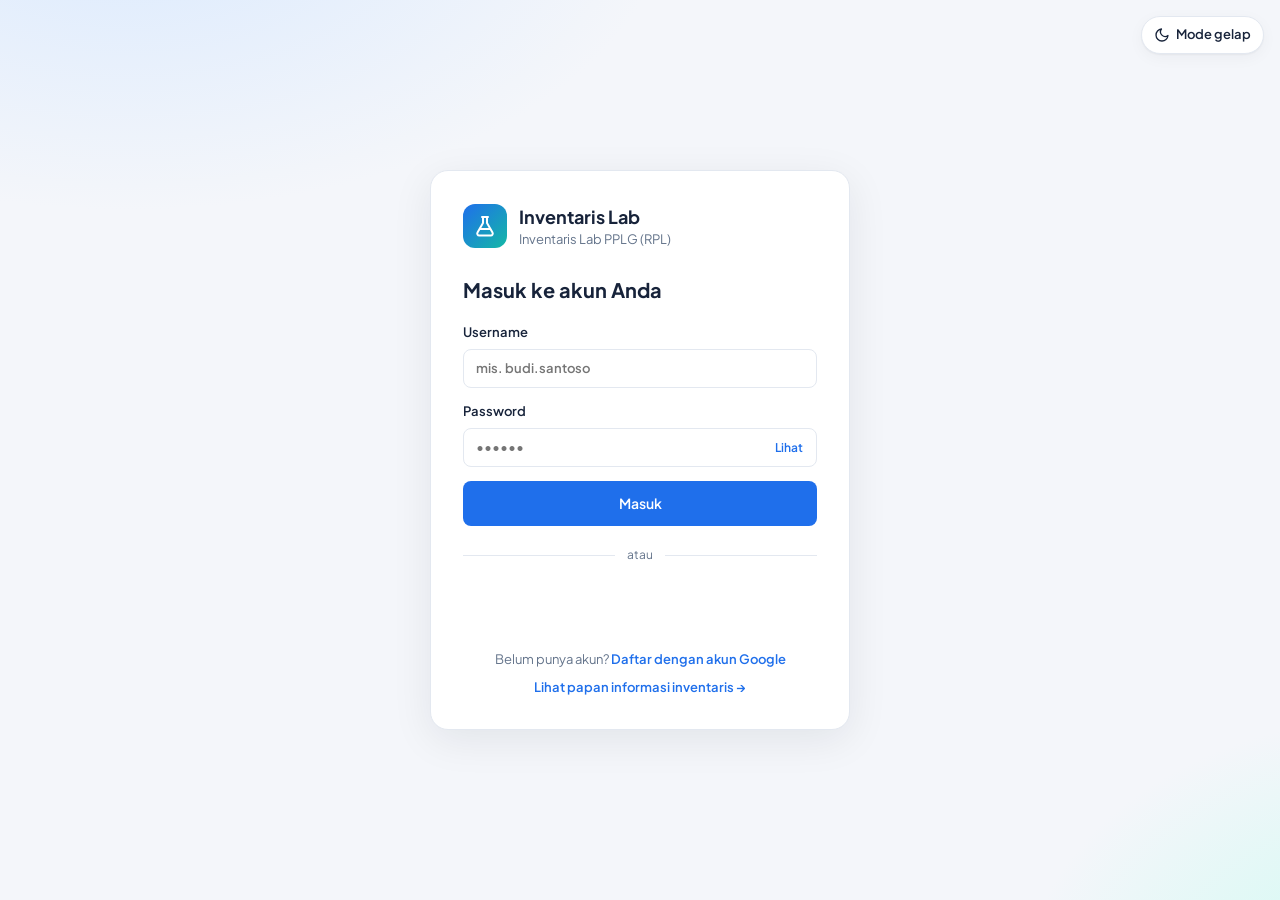
<file: e-lab/index.html>
<!doctype html>
<html lang="id">
<head>
  <meta charset="utf-8">
  <meta name="viewport" content="width=device-width, initial-scale=1">
  <title>Inventaris Lab</title>
  <link rel="preconnect" href="https://fonts.googleapis.com">
  <link href="https://fonts.googleapis.com/css2?family=Plus+Jakarta+Sans:wght@400;500;600;700&display=swap" rel="stylesheet">
  <meta name="theme-color" content="#f4f6fa">
  <!-- Tema terang/gelap (sama dengan theme.js, ditanam agar index.html bisa berdiri sendiri) -->
  <script>
/* ============================================================
 *  Tema terang / gelap — dimuat di <head> agar tidak berkedip.
 *  - Default mengikuti pengaturan perangkat.
 *  - Pilihan pengguna disimpan di browser.
 *  - Tombol apa pun dengan atribut [data-theme-toggle] akan mengganti tema.
 * ============================================================ */
(function () {
  'use strict';
  var KEY = 'invlab_tema';
  var root = document.documentElement;
  var mq = window.matchMedia ? window.matchMedia('(prefers-color-scheme: dark)') : null;

  function simpanan() {
    try { var v = localStorage.getItem(KEY); return v === 'dark' || v === 'light' ? v : null; }
    catch (e) { return null; }
  }
  function sistem() { return mq && mq.matches ? 'dark' : 'light'; }

  var IKON = {
    // ikon menunjukkan tema tujuan
    dark: '<svg viewBox="0 0 24 24" width="16" height="16" fill="none" stroke="currentColor" stroke-width="2" stroke-linecap="round" stroke-linejoin="round" aria-hidden="true"><path d="M21 12.8A9 9 0 1 1 11.2 3a7 7 0 0 0 9.8 9.8z"/></svg>',
    light: '<svg viewBox="0 0 24 24" width="16" height="16" fill="none" stroke="currentColor" stroke-width="2" stroke-linecap="round" stroke-linejoin="round" aria-hidden="true"><circle cx="12" cy="12" r="4"/><path d="M12 2v2M12 20v2M4.9 4.9l1.4 1.4M17.7 17.7l1.4 1.4M2 12h2M20 12h2M4.9 19.1l1.4-1.4M17.7 6.3l1.4-1.4"/></svg>'
  };

  function perbaruiTombol(t) {
    var tujuan = t === 'dark' ? 'light' : 'dark';
    var label = tujuan === 'dark' ? 'Mode gelap' : 'Mode terang';
    var list = document.querySelectorAll('[data-theme-toggle]');
    for (var i = 0; i < list.length; i++) {
      var b = list[i];
      b.setAttribute('aria-label', 'Ganti ke ' + label.toLowerCase());
      b.setAttribute('title', 'Ganti ke ' + label.toLowerCase());
      b.setAttribute('aria-pressed', t === 'dark' ? 'true' : 'false');
      b.innerHTML = IKON[tujuan] + (b.hasAttribute('data-theme-label') ? '<span>' + label + '</span>' : '');
    }
  }

  function terapkan(t) {
    root.setAttribute('data-theme', t);
    root.style.colorScheme = t;
    var meta = document.querySelector('meta[name="theme-color"]');
    if (meta) meta.setAttribute('content', t === 'dark' ? '#111214' : '#f4f6fa');
    perbaruiTombol(t);
    try { window.dispatchEvent(new CustomEvent('temaberubah', { detail: t })); } catch (e) { /* abaikan */ }
  }

  window.Tema = {
    get: function () { return root.getAttribute('data-theme') || sistem(); },
    set: function (t) {
      try { localStorage.setItem(KEY, t); } catch (e) { /* abaikan */ }
      terapkan(t);
    },
    toggle: function () { this.set(this.get() === 'dark' ? 'light' : 'dark'); }
  };

  // ?tema=gelap / ?tema=terang di alamat halaman memaksa tema (mis. untuk TV), tanpa disimpan
  var paksa = null;
  try {
    var q = new URLSearchParams(location.search).get('tema');
    if (q === 'gelap' || q === 'dark') paksa = 'dark';
    if (q === 'terang' || q === 'light') paksa = 'light';
  } catch (e) { /* abaikan */ }

  terapkan(paksa || simpanan() || sistem());

  // ikut perubahan tema perangkat selama pengguna belum memilih sendiri
  if (mq) {
    var ikut = function () { if (!simpanan() && !paksa) terapkan(sistem()); };
    if (mq.addEventListener) mq.addEventListener('change', ikut); else if (mq.addListener) mq.addListener(ikut);
  }

  document.addEventListener('click', function (e) {
    var b = e.target.closest && e.target.closest('[data-theme-toggle]');
    if (b) { e.preventDefault(); window.Tema.toggle(); }
  });
  document.addEventListener('DOMContentLoaded', function () { perbaruiTombol(window.Tema.get()); });
})();
  </script>
  <style>
    /* gaya tombol tema — ditanam agar tetap tampil walau style.css versi lama */
    .theme-float { position: fixed; top: 16px; right: 16px; z-index: 20; display: inline-flex; align-items: center; gap: 6px;
      font: inherit; font-size: 13px; font-weight: 600; padding: 8px 14px; border-radius: 99px; cursor: pointer;
      background: var(--surface, #fff); color: var(--text, #17233a); border: 1px solid var(--border, #e3e8f0);
      box-shadow: 0 1px 2px rgba(15,23,42,.06), 0 4px 16px rgba(15,23,42,.06); }
    .theme-float svg, .btn.theme svg { flex: none; }
    .btn.theme { display: inline-flex; align-items: center; gap: 6px; }
    .gbtn, .gbtn iframe { color-scheme: light; } /* cegah sudut putih tombol Google di mode gelap */
    @media (max-width: 600px) {
      .btn.theme span { display: none; }
      .btn.theme { padding: 9px 10px; }
      .theme-float { top: 12px; right: 12px; padding: 7px 12px; }
    }
  </style>
  <link rel="stylesheet" href="style.css">
  <script src="https://accounts.google.com/gsi/client" async defer></script>
</head>
<body>

  <button type="button" class="theme-float" id="themeFloat" data-theme-toggle data-theme-label aria-label="Ganti tema">Mode gelap</button>

  <!-- ====================== HALAMAN LOGIN ====================== -->
  <section id="view-login" class="auth-view" hidden>
    <div class="auth-card">
      <div class="auth-brand">
        <div class="logo" aria-hidden="true">
          <svg viewBox="0 0 24 24" width="24" height="24" fill="none" stroke="currentColor" stroke-width="2" stroke-linecap="round" stroke-linejoin="round"><path d="M9 3h6M10 3v6L4.5 18.5A2 2 0 0 0 6.2 21.5h11.6a2 2 0 0 0 1.7-3L14 9V3"/><path d="M7 15h10"/></svg>
        </div>
        <div><h1>Inventaris Lab</h1><p class="muted nama-lab">Laboratorium</p></div>
      </div>
      <h2>Masuk ke akun Anda</h2>
      <form id="formLogin" class="stack" autocomplete="on">
        <label class="field">Username
          <input name="username" required autocomplete="username" placeholder="mis. budi.santoso">
        </label>
        <label class="field">Password
          <span class="pw-wrap">
            <input name="password" type="password" required autocomplete="current-password" placeholder="••••••">
            <button type="button" class="pw-toggle" aria-label="Tampilkan password">Lihat</button>
          </span>
        </label>
        <button type="submit" class="btn primary block">Masuk</button>
      </form>
      <div class="divider"><span>atau</span></div>
      <div id="gLoginBtn" class="gbtn"></div>
      <p class="auth-switch">Belum punya akun? <a href="#register">Daftar dengan akun Google</a></p>
      <p class="auth-switch" style="margin-top:8px"><a href="display.html">Lihat papan informasi inventaris →</a></p>
    </div>
  </section>

  <!-- ==================== HALAMAN REGISTRASI ==================== -->
  <section id="view-register" class="auth-view" hidden>
    <div class="auth-card">
      <div class="auth-brand">
        <div class="logo" aria-hidden="true">
          <svg viewBox="0 0 24 24" width="24" height="24" fill="none" stroke="currentColor" stroke-width="2" stroke-linecap="round" stroke-linejoin="round"><path d="M9 3h6M10 3v6L4.5 18.5A2 2 0 0 0 6.2 21.5h11.6a2 2 0 0 0 1.7-3L14 9V3"/><path d="M7 15h10"/></svg>
        </div>
        <div><h1>Inventaris Lab</h1><p class="muted nama-lab">Laboratorium</p></div>
      </div>
      <h2>Daftar akun peminjam</h2>

      <div id="regStep1">
        <ol class="steps">
          <li class="on">Verifikasi email Google</li>
          <li>Buat username &amp; password</li>
        </ol>
        <p class="muted">Pendaftaran memakai email Google Anda agar identitas peminjam terverifikasi.</p>
        <div id="gRegBtn" class="gbtn"></div>
      </div>

      <form id="formRegister" class="stack" hidden>
        <ol class="steps">
          <li class="done">Verifikasi email Google</li>
          <li class="on">Buat username &amp; password</li>
        </ol>
        <div class="email-chip">
          <span>✓</span><div><small>Email terverifikasi</small><strong id="regEmail"></strong></div>
        </div>
        <label class="field">Nama lengkap
          <input name="nama" required placeholder="Nama sesuai identitas">
        </label>
        <label class="field">Username
          <input name="username" required pattern="[a-z0-9._]{3,30}" autocomplete="username"
                 title="3–30 karakter: huruf kecil, angka, titik, garis bawah">
          <small class="hint">Huruf kecil, angka, titik, atau garis bawah (3–30 karakter).</small>
        </label>
        <label class="field">Password
          <span class="pw-wrap">
            <input name="password" type="password" minlength="6" required autocomplete="new-password">
            <button type="button" class="pw-toggle" aria-label="Tampilkan password">Lihat</button>
          </span>
        </label>
        <label class="field">Ulangi password
          <input name="password2" type="password" minlength="6" required autocomplete="new-password">
        </label>
        <button type="submit" class="btn primary block">Daftar</button>
        <button type="button" id="regGanti" class="btn ghost block">Gunakan akun Google lain</button>
      </form>

      <p class="auth-switch">Sudah punya akun? <a href="#login">Masuk</a></p>
    </div>
  </section>

  <!-- ======================= APLIKASI ======================= -->
  <div id="view-app" hidden>
    <header class="topbar">
      <div class="brand">
        <div class="logo sm" aria-hidden="true">
          <svg viewBox="0 0 24 24" width="20" height="20" fill="none" stroke="currentColor" stroke-width="2" stroke-linecap="round" stroke-linejoin="round"><path d="M9 3h6M10 3v6L4.5 18.5A2 2 0 0 0 6.2 21.5h11.6a2 2 0 0 0 1.7-3L14 9V3"/><path d="M7 15h10"/></svg>
        </div>
        <div><h1>Inventaris Lab</h1><p class="muted nama-lab">Laboratorium</p></div>
      </div>
      <div class="topbar-right">
        <div class="user-chip">
          <div class="avatar" id="userAvatar">A</div>
          <div class="user-meta"><strong id="userNama">—</strong><span id="userRole" class="badge">—</span></div>
        </div>
        <button type="button" class="btn ghost theme" data-theme-toggle data-theme-label aria-label="Ganti tema">Mode gelap</button>
        <button id="btnRefresh" class="btn ghost icon" title="Muat ulang data" aria-label="Muat ulang">
          <svg viewBox="0 0 24 24" width="16" height="16" fill="none" stroke="currentColor" stroke-width="2"><path d="M21 12a9 9 0 1 1-3-6.7L21 8"/><path d="M21 3v5h-5"/></svg>
        </button>
        <button id="btnLogout" class="btn ghost">Keluar</button>
      </div>
    </header>

    <nav id="tabs" class="tabs" role="tablist"></nav>

    <main>
      <!-- ---------- PEMINJAM: KATALOG ---------- -->
      <section id="p-katalog" class="panel">
        <div class="page-head">
          <div><h2>Pinjam barang</h2><p class="muted">Pilih barang lalu ajukan peminjaman. Admin akan menyetujui pengajuan Anda.</p></div>
        </div>
        <div class="toolbar">
          <input id="qKatalog" type="search" placeholder="Cari nama atau kode barang…">
          <select id="fKatalogLab"><option value="">Semua lab</option></select>
          <select id="fKatalogKat"><option value="">Semua kategori</option></select>
          <label class="check"><input type="checkbox" id="fKatalogAda" checked> Hanya yang tersedia</label>
        </div>
        <div id="gridKatalog" class="item-grid"></div>
        <p id="emptyKatalog" class="empty card" hidden>Tidak ada barang yang cocok.</p>
      </section>

      <!-- ---------- PEMINJAM: PEMINJAMAN SAYA ---------- -->
      <section id="p-saya" class="panel">
        <div class="stats three">
          <div class="stat warn"><span class="stat-label">Menunggu persetujuan</span><strong id="stSayaTunggu">0</strong></div>
          <div class="stat"><span class="stat-label">Sedang saya pinjam</span><strong id="stSayaPinjam">0</strong></div>
          <div class="stat danger"><span class="stat-label">Terlambat kembali</span><strong id="stSayaTelat">0</strong></div>
        </div>
        <div class="toolbar">
          <select id="fSayaStatus"><option value="">Semua status</option></select>
          <div class="spacer"></div>
          <button class="btn primary" data-goto="katalog">+ Ajukan peminjaman</button>
        </div>
        <div class="card table-wrap">
          <table>
            <thead><tr>
              <th>Tgl pinjam</th><th>Barang</th><th class="num">Jml</th><th>Rencana kembali</th>
              <th>Status</th><th>Catatan admin</th><th class="aksi">Aksi</th>
            </tr></thead>
            <tbody id="tbSaya"></tbody>
          </table>
          <p id="emptySaya" class="empty" hidden>Anda belum pernah mengajukan peminjaman.</p>
        </div>
      </section>

      <!-- ---------- ADMIN: DASHBOARD ---------- -->
      <section id="p-dashboard" class="panel">
        <div class="stats five">
          <div class="stat"><span class="stat-label">Jenis barang</span><strong id="stJenis">0</strong></div>
          <div class="stat"><span class="stat-label">Total unit</span><strong id="stUnit">0</strong></div>
          <div class="stat warn"><span class="stat-label">Menunggu persetujuan</span><strong id="stTunggu">0</strong></div>
          <div class="stat info"><span class="stat-label">Unit dipinjam</span><strong id="stPinjam">0</strong></div>
          <div class="stat ok"><span class="stat-label">Pengguna</span><strong id="stUser">0</strong></div>
        </div>
        <div class="grid-2">
          <div class="card">
            <h3 class="card-title">Pengajuan menunggu persetujuan</h3>
            <div id="listTunggu" class="list"></div>
          </div>
          <div class="card">
            <h3 class="card-title">Terlambat dikembalikan</h3>
            <div id="listTelat" class="list"></div>
          </div>
          <div class="card span-2">
            <h3 class="card-title">Unit per kategori</h3>
            <div id="chartKategori" class="bars"></div>
          </div>
        </div>
      </section>

      <!-- ---------- ADMIN: BARANG ---------- -->
      <section id="p-barang" class="panel">
        <div class="toolbar">
          <input id="qBarang" type="search" placeholder="Cari kode, nama, lokasi…">
          <select id="fLab"><option value="">Semua lab</option></select>
        <select id="fKategori"><option value="">Semua kategori</option></select>
          <select id="fKondisi"><option value="">Semua kondisi</option></select>
          <div class="spacer"></div>
          <button id="btnExport" class="btn ghost">Export CSV</button>
          <button id="btnTambahBarang" class="btn primary">+ Tambah barang</button>
        </div>
        <div class="card table-wrap">
          <table>
            <thead><tr>
              <th>Kode</th><th>Nama barang</th><th>Lab</th><th>Kategori</th><th class="num">Jumlah</th>
              <th class="num">Tersedia</th><th>Kondisi</th><th>Lokasi</th><th class="aksi">Aksi</th>
            </tr></thead>
            <tbody id="tbBarang"></tbody>
          </table>
          <p id="emptyBarang" class="empty" hidden>Belum ada data barang.</p>
        </div>
      </section>

      <!-- ---------- ADMIN: PEMINJAMAN ---------- -->
      <section id="p-peminjaman" class="panel">
        <div class="toolbar">
          <input id="qLoan" type="search" placeholder="Cari barang atau peminjam…">
          <select id="fLoanStatus"><option value="">Semua status</option></select>
          <div class="spacer"></div>
          <button id="btnTambahLoan" class="btn primary">+ Tambah peminjaman</button>
        </div>
        <div class="card table-wrap">
          <table>
            <thead><tr>
              <th>Tgl pinjam</th><th>Barang</th><th>Peminjam</th><th class="num">Jml</th>
              <th>Rencana kembali</th><th>Status</th><th>Keperluan</th><th class="aksi">Aksi</th>
            </tr></thead>
            <tbody id="tbLoan"></tbody>
          </table>
          <p id="emptyLoan" class="empty" hidden>Belum ada data peminjaman.</p>
        </div>
      </section>

      <!-- ---------- ADMIN: USERS ---------- -->
      <section id="p-users" class="panel">
        <div class="toolbar">
          <input id="qUser" type="search" placeholder="Cari nama, username, email…">
          <select id="fUserRole">
            <option value="">Semua peran</option><option value="admin">Admin</option><option value="peminjam">Peminjam</option>
          </select>
          <div class="spacer"></div>
          <button id="btnTambahUser" class="btn primary">+ Tambah pengguna</button>
        </div>
        <div class="card table-wrap">
          <table>
            <thead><tr>
              <th>Username</th><th>Nama</th><th>Email</th><th>Peran</th><th>Status</th>
              <th>Terdaftar</th><th class="aksi">Aksi</th>
            </tr></thead>
            <tbody id="tbUser"></tbody>
          </table>
          <p id="emptyUser" class="empty" hidden>Belum ada pengguna.</p>
        </div>
      </section>

      <!-- ---------- PROFIL (semua peran) ---------- -->
      <section id="p-profil" class="panel">
        <div class="grid-2">
          <div class="card">
            <h3 class="card-title">Profil saya</h3>
            <dl class="profile" id="profilInfo"></dl>
          </div>
          <div class="card">
            <h3 class="card-title">Ganti password</h3>
            <form id="formPassword" class="stack">
              <label class="field">Password lama<input name="lama" type="password" required autocomplete="current-password"></label>
              <label class="field">Password baru<input name="baru" type="password" minlength="6" required autocomplete="new-password"></label>
              <label class="field">Ulangi password baru<input name="baru2" type="password" minlength="6" required autocomplete="new-password"></label>
              <button class="btn primary" type="submit">Simpan password</button>
            </form>
          </div>
        </div>
      </section>
    </main>
  </div>

  <!-- ======================= DIALOG ======================= -->
  <dialog id="dlgAjukan">
    <form id="formAjukan" method="dialog">
      <h3>Ajukan peminjaman</h3>
      <div class="ajukan-info" id="ajukanInfo"></div>
      <input type="hidden" name="id_barang">
      <div class="form-grid">
        <label>Jumlah *<input name="jumlah" type="number" min="1" step="1" required value="1"></label>
        <span></span>
        <label>Tanggal pinjam *<input name="tanggal_pinjam" type="date" required></label>
        <label>Rencana kembali *<input name="rencana_kembali" type="date" required></label>
        <label class="full">Keperluan *<textarea name="keperluan" rows="2" required placeholder="mis. Praktikum Biologi kelas XI IPA 2"></textarea></label>
      </div>
      <div class="dlg-actions">
        <button type="button" class="btn ghost" data-close>Batal</button>
        <button type="submit" class="btn primary">Kirim pengajuan</button>
      </div>
    </form>
  </dialog>

  <dialog id="dlgBarang">
    <form id="formBarang" method="dialog">
      <h3 id="dlgBarangTitle">Tambah barang</h3>
      <div class="form-grid">
        <label>Kode barang *<input name="kode" required placeholder="ALT-001"></label>
        <label>Nama barang *<input name="nama" required placeholder="Mikroskop binokuler"></label>
        <label>Lab<input name="lab" list="dlLab" placeholder="Lab Kimia"></label>
        <label>Kategori<input name="kategori" list="dlKategori" placeholder="Alat Ukur"></label>
        <label>Jumlah *<input name="jumlah" type="number" min="0" step="1" required value="1"></label>
        <label>Kondisi<select name="kondisi"></select></label>
        <label>Lokasi<input name="lokasi" placeholder="Lemari A / Rak 2"></label>
        <label>Tanggal masuk<input name="tanggal_masuk" type="date"></label>
        <label class="full">Keterangan<textarea name="keterangan" rows="2"></textarea></label>
      </div>
      <datalist id="dlKategori"></datalist>
      <datalist id="dlLab"></datalist>
      <div class="dlg-actions">
        <button type="button" class="btn ghost" data-close>Batal</button>
        <button type="submit" class="btn primary">Simpan</button>
      </div>
    </form>
  </dialog>

  <dialog id="dlgLoan">
    <form id="formLoan" method="dialog">
      <h3 id="dlgLoanTitle">Tambah peminjaman</h3>
      <div class="form-grid">
        <label class="full">Peminjam *<select name="id_user" required></select></label>
        <label class="full">Barang *<select name="id_barang" required></select></label>
        <label>Jumlah *<input name="jumlah" type="number" min="1" step="1" required value="1"></label>
        <label>Status<select name="status"></select></label>
        <label>Tanggal pinjam<input name="tanggal_pinjam" type="date"></label>
        <label>Rencana kembali<input name="rencana_kembali" type="date"></label>
        <label>Tanggal kembali<input name="tanggal_kembali" type="date"></label>
        <span></span>
        <label class="full">Keperluan<textarea name="keperluan" rows="2"></textarea></label>
        <label class="full">Catatan admin<textarea name="catatan_admin" rows="2"></textarea></label>
      </div>
      <p id="loanStokInfo" class="hint"></p>
      <div class="dlg-actions">
        <button type="button" class="btn ghost" data-close>Batal</button>
        <button type="submit" class="btn primary">Simpan</button>
      </div>
    </form>
  </dialog>

  <dialog id="dlgUser">
    <form id="formUser" method="dialog">
      <h3 id="dlgUserTitle">Tambah pengguna</h3>
      <div class="form-grid">
        <label>Username *<input name="username" required pattern="[a-z0-9._]{3,30}" title="3–30 karakter: huruf kecil, angka, titik, garis bawah"></label>
        <label>Nama *<input name="nama" required></label>
        <label class="full">Email<input name="email" type="email" placeholder="nama@gmail.com"></label>
        <label>Peran<select name="role"><option value="peminjam">Peminjam</option><option value="admin">Admin</option></select></label>
        <label>Status<select name="status"><option value="aktif">Aktif</option><option value="nonaktif">Nonaktif</option></select></label>
        <label class="full">Password <span id="pwHint" class="hint inline"></span><input name="password" type="password" minlength="6" autocomplete="new-password"></label>
      </div>
      <div class="dlg-actions">
        <button type="button" class="btn ghost" data-close>Batal</button>
        <button type="submit" class="btn primary">Simpan</button>
      </div>
    </form>
  </dialog>

  <div id="loader" class="loader" hidden><div class="spinner"></div></div>
  <div id="toast" class="toast" role="status"></div>

  <script src="config.js"></script>
  <script src="script.js"></script>
</body>
</html>
</file>
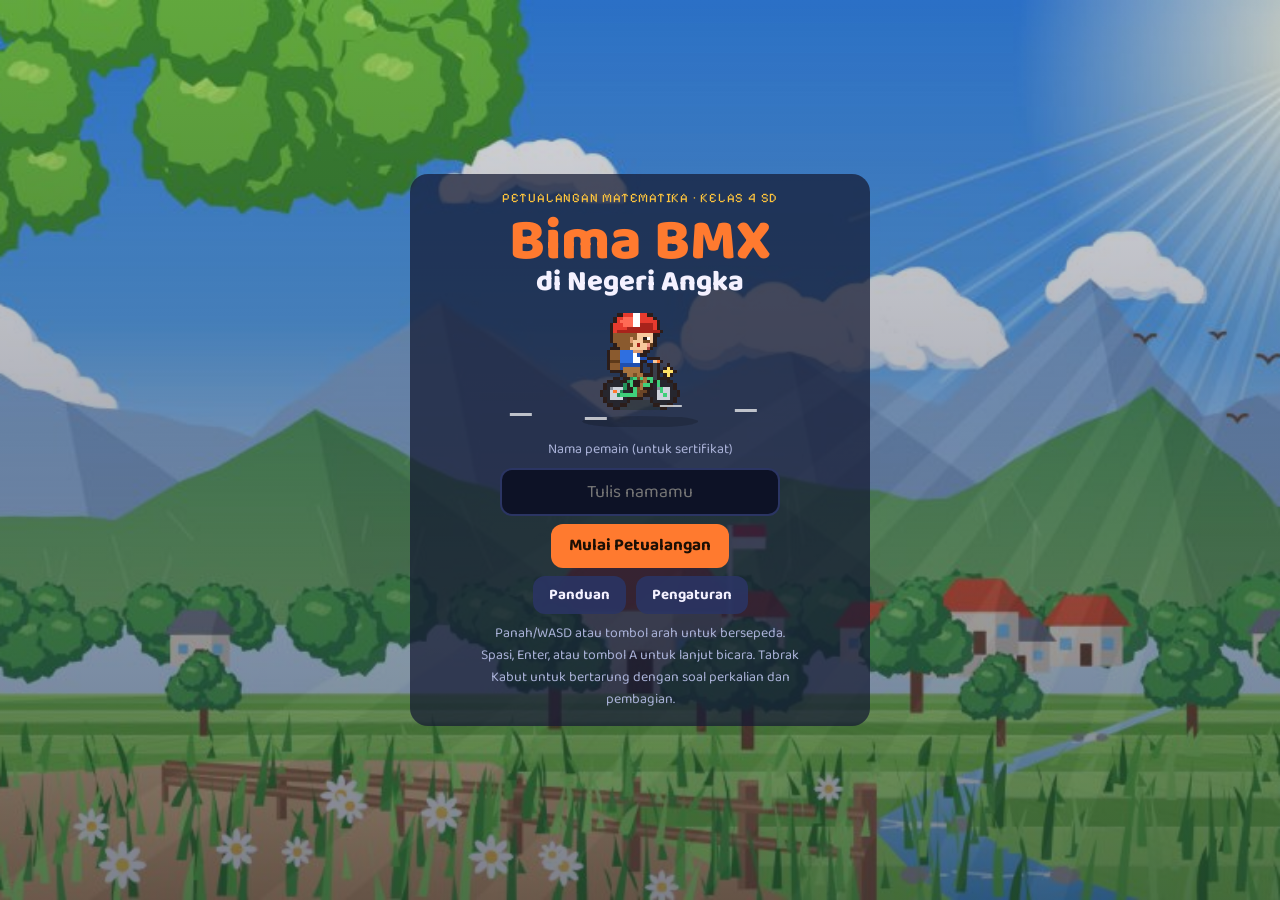
<file: gim-bima-bmx/index.html>
<!doctype html>
<html lang="id">
<head>
<meta charset="utf-8">
<meta name="viewport" content="width=device-width, initial-scale=1, viewport-fit=cover">
<meta name="mobile-web-app-capable" content="yes">
<meta name="apple-mobile-web-app-capable" content="yes">
<meta name="screen-orientation" content="landscape">
<style>*,*::before,*::after{box-sizing:border-box}:root{padding-top:env(safe-area-inset-top,0px);padding-bottom:env(safe-area-inset-bottom,0px);height:100%}body{margin:0;font:14px system-ui,sans-serif}img{max-width:100%}[hidden]{display:none!important}</style>
<title>Bima BMX di Negeri Angka</title>
<meta name="claude:viewport-fit-sides" content="cover">
<link rel="preconnect" href="https://fonts.googleapis.com">
<link rel="stylesheet" href="https://fonts.googleapis.com/css2?family=Atkinson+Hyperlegible:wght@400;700&family=Baloo+2:wght@500;700;800&family=Pixelify+Sans:wght@500;700&display=swap">
<style>
/* Layout: one-screen game cabinet — HUD strip, goal line, pixel world stage with overlays. Single night look by choice. */
:root{
  --night:#141a33; --panel:#1f2747; --panel2:#2b3563; --ink:#f4f1ff; --muted:#aab2d8;
  --sun:#ffc53d; --bmx:#ff7a2f; --leaf:#3fcf7a; --bad:#ff5a6e; --fog:#9aa3b5;
  --f-ui:"Baloo 2", "Trebuchet MS", system-ui, sans-serif;
  --f-px:"Pixelify Sans", "Courier New", monospace;
  --f-num:"Atkinson Hyperlegible", Verdana, Tahoma, sans-serif;
  color-scheme:dark;
}
[hidden]{display:none!important}
html,body{height:100%}
body{background:var(--night);color:var(--ink);font-family:var(--f-ui);font-size:16px;overflow:hidden;
  padding-left:max(16px,env(safe-area-inset-left,0px));padding-right:max(16px,env(safe-area-inset-right,0px));box-sizing:border-box}
*{box-sizing:border-box}
button{font-family:inherit;cursor:pointer}
button:focus-visible,input:focus-visible{outline:3px solid var(--sun);outline-offset:2px}
#app{height:100%;display:flex;flex-direction:column;gap:6px;padding-block:8px}
#hud{display:flex;align-items:center;justify-content:space-between;gap:8px;flex-wrap:wrap}
.hud-l,.hud-r{display:flex;align-items:center;gap:8px;flex-wrap:wrap}
.chip{display:flex;align-items:center;gap:6px;background:var(--panel);border-radius:10px;padding:2px 10px;font-family:var(--f-px);font-size:15px}
#energy{display:flex;gap:3px}
.wheel{width:18px;height:18px;border-radius:50%;border:3px solid var(--bmx);position:relative}
.wheel::after{content:"";position:absolute;inset:4px;border-radius:50%;background:var(--bmx)}
.wheel.off{border-color:#454e7a}.wheel.off::after{background:#454e7a}
.coin{width:14px;height:14px;border-radius:50%;background:var(--sun);box-shadow:inset -3px -3px 0 #d99a10}
.xpbar{width:46px;height:7px;background:#11162b;border-radius:4px;overflow:hidden}
.xpbar i{display:block;height:100%;width:0;background:var(--leaf)}
#crystals{display:flex;gap:4px}
.cry{width:18px;height:23px;image-rendering:pixelated}.cry.off{filter:grayscale(1) brightness(.55);opacity:.6}
#zoneName{font-weight:700;font-size:15px;color:var(--muted)}
.icon-btn{background:var(--panel);color:var(--ink);border:0;border-radius:10px;padding:2px 10px;font-size:15px;min-height:30px}
#goal{font-size:14px;color:var(--muted);background:var(--panel);border-radius:10px;padding:3px 12px;min-height:26px}
#goal b{color:var(--sun)}
#stage{position:relative;flex:1;min-height:0;display:flex;align-items:center;justify-content:center;border-radius:14px;overflow:hidden;background:#0d1226}
#world{image-rendering:pixelated;image-rendering:crisp-edges;width:100%;height:100%;object-fit:contain;display:block}
#banner{position:absolute;top:14px;left:50%;transform:translateX(-50%);background:rgba(20,26,51,.9);border:2px solid var(--sun);
  color:var(--sun);font-weight:800;font-size:20px;padding:4px 18px;border-radius:12px;white-space:nowrap;animation:drop .4s ease-out}
#toast{position:absolute;top:60px;left:50%;transform:translateX(-50%);background:var(--leaf);color:#0d2a18;font-weight:700;padding:3px 14px;border-radius:10px}
@keyframes drop{from{transform:translate(-50%,-30px);opacity:0}}
#dialog{position:absolute;left:10px;right:10px;bottom:10px;background:rgba(17,22,43,.96);border:3px solid var(--panel2);border-radius:14px;padding:10px 14px 12px;cursor:pointer;max-width:720px;margin:0 auto}
#dialog{display:flex;gap:12px;align-items:flex-start}
.dlg-body{flex:1;min-width:0}
#dlgFace{width:96px;height:96px;flex:none;border-radius:12px;background:linear-gradient(#cfe4fb,#9fc4ec);border:3px solid var(--panel2)}
#dlgName{display:block;margin-bottom:2px}
@media (max-width:520px){#dlgFace{width:64px;height:64px}}
#dlgName{color:var(--sun);font-size:16px}
#dlgText{margin:0;font-size:18px;line-height:1.4;min-height:50px;text-wrap:pretty}
#dlgChoices{display:flex;flex-wrap:wrap;gap:8px;margin-top:8px}
.next{position:absolute;right:14px;bottom:6px;color:var(--sun);animation:blink 1s infinite}
@keyframes blink{50%{opacity:.2}}
.btn{border:0;border-radius:12px;padding:8px 18px;font-size:17px;font-weight:700;background:var(--panel2);color:var(--ink);min-height:44px}
.btn.primary{background:var(--bmx);color:#1b0f05}
.btn:hover{filter:brightness(1.1)}
/* Battle */
#battle{position:absolute;inset:0;background:linear-gradient(#1b2350,#141a33);display:flex;flex-direction:column;align-items:center;gap:8px;padding:10px;overflow:auto}
.b-top{width:100%;max-width:var(--bw);display:flex;justify-content:space-between;align-items:center;gap:8px}
.b-enemy{flex:1;min-width:0}
#bName{font-size:17px}
.hp{height:10px;background:#0d1226;border-radius:6px;overflow:hidden;margin-top:3px;border:2px solid var(--panel2)}
.hp i{display:block;height:100%;width:100%;background:var(--bad);transition:width .4s}
.b-stagelbl{font-family:var(--f-px);color:var(--sun);font-size:14px;text-align:right}
#bCanvas{width:100%;max-width:var(--bw);image-rendering:pixelated;border-radius:12px;aspect-ratio:360/140}
.b-q{width:100%;max-width:var(--bw);background:var(--panel);border-radius:14px;padding:10px 14px;text-align:center}
#bQ{font-family:var(--f-num);font-size:clamp(26px,6vw,38px);font-weight:700;line-height:1.3;text-wrap:balance;font-variant-numeric:lining-nums tabular-nums;letter-spacing:.02em;word-spacing:.12em}
#bQ.story{font-size:clamp(18px,3.8vw,23px);font-weight:400;letter-spacing:0;word-spacing:0;line-height:1.45}
#bQ .n{font-weight:700;color:var(--sun)}
#bHint{margin-top:6px;font-size:18px;line-height:1.45;color:var(--sun);font-family:var(--f-num);white-space:pre-line;font-variant-numeric:tabular-nums}
#bChoices{width:100%;max-width:var(--bw);display:grid;grid-template-columns:1fr 1fr;gap:8px}
.ch{font-family:var(--f-num);font-size:32px;font-weight:700;font-variant-numeric:lining-nums tabular-nums;background:var(--panel2);color:var(--ink);border:3px solid transparent;border-radius:14px;min-height:56px}
.ch:hover{border-color:var(--sun)}
.ch.ok{background:var(--leaf);color:#0d2a18}.ch.no{background:var(--bad);opacity:.55}
.ch:disabled{cursor:default}
#bMsg{min-height:24px;font-weight:700;color:var(--muted);text-align:center}
.shake{animation:shake .35s}
@keyframes shake{25%{transform:translateX(-8px)}75%{transform:translateX(8px)}}
/* Title + certificate */
#title,#cert{position:absolute;inset:0;display:grid;place-items:center;background:radial-gradient(circle at 50% 30%,#2b3563,#141a33 70%);padding:12px;overflow:auto}
.t-card{max-width:460px;width:100%;text-align:center;display:flex;flex-direction:column;gap:8px;align-items:center}
.t-eyebrow{margin:0;font-family:var(--f-px);color:var(--sun);letter-spacing:.06em;font-size:13px;text-transform:uppercase}
h1{margin:0;font-size:clamp(38px,9vw,58px);line-height:.95;font-weight:800;color:var(--bmx);text-wrap:balance}
h1 span{display:block;font-size:.5em;color:var(--ink)}
#tCanvas{width:300px;max-width:100%;image-rendering:pixelated}
#title{background-size:cover;background-position:center}
#title .t-card{background:rgba(20,26,51,.72);border-radius:18px;padding:16px 18px}
label{font-size:14px;color:var(--muted)}
#playerName{font:inherit;font-size:18px;padding:8px 12px;border-radius:12px;border:2px solid var(--panel2);background:#0d1226;color:var(--ink);width:min(280px,100%);text-align:center}
.t-btns{display:flex;gap:10px;flex-wrap:wrap;justify-content:center}
.t-help{font-size:14px;color:var(--muted);margin:0;max-width:40ch}
.c-card{max-width:480px;width:100%;text-align:center;background:#fff8e6;color:#3a2410;border:6px double #c98a1c;border-radius:16px;padding:20px 18px;display:flex;flex-direction:column;gap:6px;align-items:center}
.c-card .t-eyebrow{color:#b5651d}
.c-card h2{margin:0;font-size:30px;color:#c2410c}
.c-card p{margin:0}
.c-name{font-size:30px;font-weight:800;border-bottom:2px solid #c98a1c;padding:0 16px}
#cStars{font-size:15px;line-height:1.6}
/* Touch pad */
#pad{position:absolute;inset:auto 0 0 0;display:none;justify-content:space-between;align-items:flex-end;padding:0 10px 10px;pointer-events:none}
@media (pointer:coarse){#pad{display:flex}}
#stage:has(#dialog:not([hidden])) #pad,#stage:has(#battle:not([hidden])) #pad,#stage:has(#title:not([hidden])) #pad,#stage:has(#cert:not([hidden])) #pad{display:none}
.dpad{display:grid;grid-template-columns:repeat(3,48px);grid-template-rows:repeat(3,48px);pointer-events:auto}
.dpad button,#btnA{background:rgba(31,39,71,.75);color:var(--ink);border:2px solid rgba(255,255,255,.2);border-radius:12px;font-size:18px;touch-action:none;user-select:none;-webkit-user-select:none}
.dpad [data-d=up]{grid-area:1/2}.dpad [data-d=left]{grid-area:2/1}.dpad [data-d=right]{grid-area:2/3}.dpad [data-d=down]{grid-area:3/2}
#btnA{width:64px;height:64px;border-radius:50%;font-weight:800;font-size:22px;background:rgba(255,122,47,.8);pointer-events:auto}

/* Layar penuh & landscape */
:fullscreen{background:var(--night)}
#battle{--bw:min(920px,100%,calc((100dvh - 380px) * 2.57));--bw:min(920px,100%,max(320px,calc((100vh - 380px) * 2.57)))}
#goal{white-space:nowrap;overflow:hidden;text-overflow:ellipsis}
@media (min-width:1200px) and (min-height:760px){#bQ{font-size:44px}#bQ.story{font-size:27px}.ch{font-size:38px;min-height:68px}#goal{font-size:16px}}
@media (max-height:540px) and (orientation:landscape){
  #app{gap:4px;padding-block:4px}
  #zoneName{display:none}#hud{flex-wrap:nowrap}.hud-l,.hud-r{flex-wrap:nowrap;gap:5px}
  .chip,.icon-btn{font-size:12px;min-height:24px;padding:1px 8px}#goal{font-size:12px;min-height:20px;padding:1px 10px}
  #battle{display:grid;grid-template-columns:minmax(0,1.25fr) minmax(0,1fr);grid-template-areas:"top top" "cv ch" "q ch" "msg msg";align-content:start;gap:6px 10px;padding:6px 10px}
  #battle>*{max-width:none!important}.b-top{grid-area:top}#bCanvas{grid-area:cv}.b-q{grid-area:q;padding:6px 10px}#bChoices{grid-area:ch;align-self:stretch;grid-auto-rows:1fr}#bMsg{grid-area:msg;min-height:18px;font-size:13px}
  #bQ{font-size:24px}#bQ.story{font-size:16px}#bHint{font-size:14px}.ch{font-size:28px;min-height:44px}
  #dialog{padding:6px 10px 8px;left:6px;right:6px;bottom:6px}#dlgFace{width:56px;height:56px}#dlgText{font-size:16px;min-height:0}
  #title .t-card{padding:8px 14px;gap:4px}h1{font-size:34px}#tCanvas{width:200px}.t-help{display:none}
  .dpad{grid-template-columns:repeat(3,42px);grid-template-rows:repeat(3,42px)}#btnA{width:56px;height:56px}
}
#rotate{display:none;position:fixed;inset:0;z-index:50;background:radial-gradient(circle at 50% 35%,#2b3563,var(--night) 70%);place-items:center;text-align:center;
  padding:24px max(16px,env(safe-area-inset-right,0px)) 24px max(16px,env(safe-area-inset-left,0px))}
@media (pointer:coarse) and (orientation:portrait){#rotate{display:grid}}
body.portrait-ok #rotate{display:none}
.r-card{display:flex;flex-direction:column;align-items:center;gap:12px;max-width:340px}
.r-card h2{margin:0;font-size:28px;color:var(--bmx)}.r-card p{margin:0;color:var(--muted);font-size:16px;line-height:1.45}
.r-phone{width:58px;height:96px;border:5px solid var(--ink);border-radius:12px;position:relative;margin:10px 0 6px;animation:tilt 2.2s ease-in-out infinite}
.r-phone::after{content:"";position:absolute;left:50%;bottom:5px;width:12px;height:4px;margin-left:-6px;border-radius:2px;background:var(--ink)}
@keyframes tilt{0%,25%{transform:rotate(0)}55%,85%{transform:rotate(-90deg)}100%{transform:rotate(0)}}
#rotateNote{font-size:14px!important;color:var(--sun)!important}
/* Halaman muat, panduan, pengaturan */
@media (max-height:540px) and (orientation:landscape){
  #title .t-card{max-width:640px;display:grid;grid-template-columns:auto 1fr;column-gap:18px;row-gap:6px;align-items:center;text-align:left}
  #title .t-card>*{grid-column:2}#title .t-eyebrow{grid-column:1/3;text-align:center}#title h1{grid-column:1/3;text-align:center;font-size:32px}
  #tCanvas{grid-column:1!important;grid-row:3/7;width:170px}#title .t-btns{justify-content:flex-start}#title label{margin-top:2px}
  .l-title{font-size:22px}.m-head{padding:8px 12px}.m-head h2{font-size:20px}
}
.t-sub .btn{min-height:38px;padding:5px 16px;font-size:15px;background:rgba(43,53,99,.9)}
#loading{position:absolute;inset:0;display:grid;place-items:center;padding:14px;overflow:auto;z-index:15;background-size:cover;background-position:center;background-color:var(--night)}
.l-card{width:100%;max-width:680px;background:rgba(20,26,51,.86);border:3px solid var(--panel2);border-radius:20px;padding:18px 20px;display:flex;flex-direction:column;gap:10px;align-items:center;text-align:center}
.l-title{margin:0;font-size:clamp(24px,4vw,34px);color:var(--bmx);text-wrap:balance}
#lCanvas{width:100%;height:auto;image-rendering:pixelated;border-radius:12px}
.l-bar{width:100%;height:16px;background:#0d1226;border:2px solid var(--panel2);border-radius:10px;overflow:hidden}
.l-bar i{display:block;height:100%;width:0;background:linear-gradient(90deg,var(--leaf),var(--sun));transition:width .25s}
.l-status{margin:0;width:100%;display:flex;justify-content:space-between;gap:10px;color:var(--muted);font-size:15px}
.l-status b{color:var(--sun);font-family:var(--f-num);font-variant-numeric:tabular-nums}
.l-tip{width:100%;background:var(--panel);border-radius:14px;padding:10px 14px;text-align:left;min-height:76px}
.l-tipk{font-size:12px;letter-spacing:.08em;text-transform:uppercase;color:var(--sun);font-weight:700}
#lTip{margin:2px 0 0;font-size:17px;line-height:1.45;font-family:var(--f-num)}
.modal{position:absolute;inset:0;z-index:25;background:rgba(8,11,26,.72);display:grid;place-items:center;padding:12px}
.m-card{width:100%;max-width:720px;max-height:100%;display:flex;flex-direction:column;background:var(--panel);border:3px solid var(--panel2);border-radius:18px;overflow:hidden}
.m-narrow{max-width:520px}
.m-head{display:flex;justify-content:space-between;align-items:center;gap:10px;padding:12px 16px;background:var(--panel2)}
.m-head h2{margin:0;font-size:24px;color:var(--sun)}
.m-x{min-height:36px;padding:4px 14px;font-size:15px;background:var(--night)}
.m-body{padding:6px 18px 18px;overflow:auto;line-height:1.5;font-size:16px}
.m-body h3{margin:16px 0 4px;font-size:18px;color:var(--bmx)}
.m-body p,.m-body ul,.m-body ol{margin:4px 0;max-width:65ch}.m-body li{margin:3px 0}
.g-tab{width:100%;border-collapse:collapse;font-size:15px;margin:4px 0}
.g-tab th,.g-tab td{padding:6px 8px;text-align:left;border-bottom:1px solid var(--panel2);vertical-align:top}
.g-tab th{color:var(--muted);font-weight:700;font-size:13px;text-transform:uppercase;letter-spacing:.05em}
.s-list{display:flex;flex-direction:column;gap:2px;padding-top:10px}
.s-row{display:flex;align-items:center;gap:12px;padding:10px 0;border-bottom:1px solid var(--panel2)}
.s-row>label{flex:1;font-size:16px}
.s-row input[type=range]{flex:1;min-width:0;accent-color:var(--bmx)}
.s-row output{width:44px;text-align:right;font-family:var(--f-num);color:var(--sun)}
.sw{appearance:none;-webkit-appearance:none;width:52px;height:30px;border-radius:15px;background:#454e7a;position:relative;cursor:pointer;flex:none;transition:background .2s}
.sw::after{content:"";position:absolute;top:3px;left:3px;width:24px;height:24px;border-radius:50%;background:#fff;transition:transform .2s}
.sw:checked{background:var(--leaf)}.sw:checked::after{transform:translateX(22px)}
.s-danger{border-bottom:0;justify-content:space-between}.s-danger div{display:flex;flex-direction:column}.s-danger span{font-size:13px;color:var(--muted)}
#btnReset.armed{background:var(--bad);color:#2a0a10}
body.big-q #bQ{font-size:clamp(32px,7.5vw,50px)}body.big-q #bQ.story{font-size:clamp(22px,4.6vw,29px)}body.big-q .ch{font-size:42px;min-height:70px}body.big-q #dlgText{font-size:21px}
@media (max-height:540px) and (orientation:landscape){.l-card{padding:10px 14px;gap:6px}.l-tip{min-height:0;padding:6px 10px}#lTip{font-size:14px}#lCanvas{max-height:90px;width:auto}.m-body{font-size:14px}}
#title,#cert,#loading,.modal{position:fixed;inset:0;z-index:30;padding:max(12px,env(safe-area-inset-top,0px)) max(16px,env(safe-area-inset-right,0px)) max(12px,env(safe-area-inset-bottom,0px)) max(16px,env(safe-area-inset-left,0px))}
#loading{z-index:31}.modal{z-index:40}
.icon-btn{white-space:nowrap}
.home-btn{display:grid;place-items:center;width:34px;height:30px;border:0;border-radius:10px;background:var(--bmx);color:#1b0f05;cursor:pointer;flex:none}
.home-btn:hover{filter:brightness(1.1)}
.h-card{text-align:center}.h-card h2{margin:12px 0 6px;font-size:24px;color:var(--sun);text-wrap:balance}.h-card p{margin:6px auto}.h-warn{color:var(--bad);font-weight:700}
.h-btns{margin-top:14px}
@media (max-height:540px) and (orientation:landscape){.home-btn{width:30px;height:24px}.home-btn svg{width:16px;height:16px}}
.r-icon{width:52px;height:52px;margin:10px auto 0;border-radius:50%;background:var(--bad);color:#2a0a10;font-weight:800;font-size:32px;display:grid;place-items:center}
.r-card2{border-color:var(--bad)}.r-card2 h2{color:var(--bad)}
.r-sum{background:var(--night);border-radius:10px;padding:8px 12px;font-family:var(--f-num);color:var(--sun);font-size:15px}
.r-yes{background:var(--bad);color:#2a0a10}
#btnReset:disabled{opacity:.45;cursor:not-allowed}
@media (prefers-reduced-motion:reduce){*{animation:none!important;transition:none!important}}
@media (max-width:520px){#zoneName{display:none}.chip{font-size:13px;padding:2px 7px}}
</style>

</head>
<body>
<div id="rotate" role="dialog" aria-labelledby="rotTitle">
  <div class="r-card">
    <div class="r-phone" aria-hidden="true"></div>
    <h2 id="rotTitle">Putar ponselmu</h2>
    <p>Bima BMX paling nyaman dimainkan dalam posisi mendatar (landscape).</p>
    <button id="btnRotate" class="btn primary">Putar ke Landscape</button>
    <p id="rotateNote" hidden>Ponsel ini tidak bisa diputar otomatis. Nyalakan "Putar otomatis" di pengaturan ponsel, lalu miringkan ponselmu.</p>
    <button id="btnPortrait" class="btn">Tetap main posisi tegak</button>
  </div>
</div>
<div id="app">
  <header id="hud">
    <div class="hud-l">
      <button id="btnHome" class="home-btn" aria-label="Kembali ke halaman utama" title="Halaman utama"><svg viewBox="0 0 24 24" width="20" height="20" aria-hidden="true"><path d="M3 11.2 12 4l9 7.2" fill="none" stroke="currentColor" stroke-width="2.4" stroke-linecap="round" stroke-linejoin="round"/><path d="M5.5 10v9.5h4.8v-5.6h3.4v5.6h4.8V10" fill="none" stroke="currentColor" stroke-width="2.4" stroke-linejoin="round"/></svg></button>
      <div id="energy" aria-label="Energi"></div>
      <div class="chip"><span class="coin"></span><b id="coins">0</b></div>
      <div class="chip">Lv <b id="lv">1</b><div class="xpbar"><i id="xp"></i></div></div>
    </div>
    <div id="crystals" aria-label="Kristal Angka"></div>
    <div class="hud-r"><span id="zoneName"></span><button id="btnFull" class="icon-btn" hidden>Layar Penuh</button><button id="btnGuide" class="icon-btn" aria-pressed="true">Penunjuk: Nyala</button><button id="btnMusic" class="icon-btn">Musik: Nyala</button><button id="btnSound" class="icon-btn" aria-label="Suara">Suara: Nyala</button></div>
  </header>
  <div id="goal"></div>
  <main id="stage">
    <canvas id="world" width="720" height="528"></canvas>
    <div id="banner" hidden></div>
    <div id="toast" hidden></div>
    <div id="dialog" hidden>
      <img id="dlgFace" alt="" hidden>
      <div class="dlg-body"><b id="dlgName"></b>
      <p id="dlgText"></p>
      <div id="dlgChoices"></div></div>
      <span class="next" id="dlgNext">▼</span>
    </div>
    <section id="battle" hidden>
      <div class="b-top">
        <div class="b-enemy"><b id="bName"></b><div class="hp"><i id="bHp"></i></div></div>
        <div id="bStage" class="b-stagelbl"></div>
      </div>
      <canvas id="bCanvas" width="720" height="280"></canvas>
      <div class="b-q"><div id="bQ"></div><div id="bHint" hidden></div></div>
      <div id="bChoices"></div>
      <div id="bMsg"></div>
    </section>
    <section id="title">
      <div class="t-card">
        <p class="t-eyebrow">Petualangan Matematika · Kelas 4 SD</p>
        <h1>Bima BMX<span>di Negeri Angka</span></h1>
        <canvas id="tCanvas" width="360" height="150"></canvas>
        <label for="playerName">Nama pemain (untuk sertifikat)</label>
        <input id="playerName" maxlength="20" placeholder="Tulis namamu" autocomplete="off">
        <div class="t-btns">
          <button id="btnNew" class="btn primary">Mulai Petualangan</button>
          <button id="btnCont" class="btn" hidden>Lanjutkan</button>
        </div>
        <div class="t-btns t-sub">
          <button id="btnGuideOpen" class="btn">Panduan</button>
          <button id="btnSetOpen" class="btn">Pengaturan</button>
        </div>
        <p class="t-help">Panah/WASD atau tombol arah untuk bersepeda. Spasi, Enter, atau tombol A untuk lanjut bicara. Tabrak Kabut untuk bertarung dengan soal perkalian dan pembagian.</p>
      </div>
    </section>
    <section id="loading" hidden aria-live="polite">
      <div class="l-card">
        <p class="t-eyebrow">Memuat petualangan</p>
        <h2 class="l-title">Bima bersiap mengayuh...</h2>
        <canvas id="lCanvas" width="640" height="130" aria-hidden="true"></canvas>
        <div class="l-bar" role="progressbar" aria-valuemin="0" aria-valuemax="100" aria-valuenow="0" id="lBar"><i id="lFill"></i></div>
        <p class="l-status"><span id="lText">Menyiapkan peta...</span><b id="lPct">0%</b></p>
        <div class="l-tip"><span class="l-tipk">Tahukah kamu?</span><p id="lTip"></p></div>
        <button id="btnGo" class="btn primary" hidden>Ayo Main!</button>
      </div>
    </section>
    <section id="guide" class="modal" hidden role="dialog" aria-modal="true" aria-labelledby="gTitle">
      <div class="m-card">
        <div class="m-head"><h2 id="gTitle">Panduan Bermain</h2><button class="m-x btn" data-close="guide" aria-label="Tutup panduan">Tutup</button></div>
        <div class="m-body">
          <h3>Tujuan</h3>
          <p>Si Kabut Kelabu mencuri 6 Kristal Angka. Bantu Bima mengayuh BMX melewati 6 wilayah Negeri Angka, kumpulkan semua kristal, lalu kalahkan Si Kabut Kelabu di Benteng Kabut.</p>
          <h3>Kontrol</h3>
          <table class="g-tab"><thead><tr><th>Aksi</th><th>Komputer</th><th>Ponsel/Tablet</th></tr></thead><tbody>
            <tr><td>Bersepeda</td><td>Panah atau W A S D</td><td>Tombol arah di kiri bawah</td></tr>
            <tr><td>Lanjut bicara</td><td>Spasi atau Enter</td><td>Ketuk kotak dialog atau tombol A</td></tr>
            <tr><td>Pilih jawaban</td><td>Klik, atau tombol 1–4</td><td>Ketuk pilihan</td></tr>
            <tr><td>Layar penuh</td><td>Tombol Layar Penuh, Esc untuk keluar</td><td>Otomatis saat mulai</td></tr>
          </tbody></table>
          <h3>Langkah di setiap wilayah</h3>
          <ol>
            <li>Bicara dengan <b>Tika</b> untuk mempelajari materi wilayah itu.</li>
            <li>Tabrak dan kalahkan <b>3 Kabut</b> dengan menjawab soal.</li>
            <li>Temui <b>penjaga wilayah</b> (bertanda !) dan selesaikan tantangannya.</li>
            <li>Dapatkan <b>Kristal Angka</b>. Gerbang kabut ke wilayah berikutnya terbuka.</li>
          </ol>
          <p>Ikuti <b>panah kuning</b> di layar bila bingung harus ke mana.</p>
          <h3>Saat bertarung</h3>
          <ul>
            <li>Jawaban benar membuat Bima melakukan trik BMX dan mengurangi nyawa lawan.</li>
            <li>Jawaban salah mengurangi 1 roda energi. Setelah salah, Si Kilat memberi petunjuk bertahap: dorongan, gambar bantu, lalu langkah pengerjaan.</li>
            <li>Energi habis? Bima kembali ke pos pemeriksaan terakhir. Tidak ada yang hilang.</li>
          </ul>
          <h3>Nilai dan hadiah</h3>
          <ul>
            <li><b>Koin:</b> +10 jika benar pada percobaan pertama, +5 jika benar setelah mencoba lagi.</li>
            <li><b>Bintang:</b> 3 bintang jika ≥ 90% benar pada percobaan pertama, 2 bintang jika ≥ 75%.</li>
            <li><b>Bendera merah putih:</b> pos pemeriksaan. Energi pulih dan permainan tersimpan.</li>
          </ul>
          <h3>Peta materi</h3>
          <table class="g-tab"><thead><tr><th>Wilayah</th><th>Materi</th></tr></thead><tbody>
            <tr><td>1. Desa Kelipatan</td><td>Perkalian sebagai penjumlahan berulang (1–5)</td></tr>
            <tr><td>2. Hutan Barisan</td><td>Perkalian susunan baris (6–10)</td></tr>
            <tr><td>3. Jembatan Sungai Bagi</td><td>Pembagian sama rata</td></tr>
            <tr><td>4. Pasar Apung</td><td>Keluarga fakta perkalian dan pembagian</td></tr>
            <tr><td>5. Gurun Cerita</td><td>Soal cerita satu dan dua langkah</td></tr>
            <tr><td>6. Gunung Bilangan Besar</td><td>2 angka × 1 angka, pembagian sampai 100</td></tr>
          </tbody></table>
          <h3>Untuk guru dan orang tua</h3>
          <p>Buka <b>Pengaturan</b> untuk mematikan musik, mematikan panah penunjuk agar siswa mencari jalan sendiri, atau memperbesar huruf soal. Simpanan permainan tersimpan di browser perangkat ini.</p>
        </div>
      </div>
    </section>
    <section id="settings" class="modal" hidden role="dialog" aria-modal="true" aria-labelledby="sTitle">
      <div class="m-card m-narrow">
        <div class="m-head"><h2 id="sTitle">Pengaturan</h2><button class="m-x btn" data-close="settings" aria-label="Tutup pengaturan">Tutup</button></div>
        <div class="m-body s-list">
          <div class="s-row"><label for="setMusic">Musik latar</label><input type="checkbox" id="setMusic" class="sw"></div>
          <div class="s-row"><label for="setMusicVol">Volume musik</label><input type="range" id="setMusicVol" min="0" max="100" step="5"><output id="oMusicVol" for="setMusicVol"></output></div>
          <div class="s-row"><label for="setSfx">Efek suara (sepeda, jawaban)</label><input type="checkbox" id="setSfx" class="sw"></div>
          <div class="s-row"><label for="setSfxVol">Volume efek suara</label><input type="range" id="setSfxVol" min="0" max="100" step="5"><output id="oSfxVol" for="setSfxVol"></output></div>
          <div class="s-row"><label for="setGuide">Panah penunjuk misi</label><input type="checkbox" id="setGuide" class="sw"></div>
          <div class="s-row"><label for="setBig">Huruf soal ekstra besar</label><input type="checkbox" id="setBig" class="sw"></div>
          <div class="s-row"><label for="setFull">Layar penuh otomatis saat mulai</label><input type="checkbox" id="setFull" class="sw"></div>
          <div class="s-row s-danger"><div><b>Hapus data simpanan</b><span id="resetNote">Menghapus semua kemajuan, koin, dan kristal yang tersimpan.</span></div><button id="btnReset" class="btn">Hapus</button></div>
        </div>
      </div>
    </section>
    <section id="homeAsk" class="modal" hidden role="dialog" aria-modal="true" aria-labelledby="hTitle">
      <div class="m-card m-narrow h-card">
        <div class="m-body">
          <h2 id="hTitle">Kembali ke halaman utama?</h2>
          <p>Kemajuanmu, koin, dan kristal sudah tersimpan. Tekan <b>Lanjutkan</b> di halaman utama untuk bermain lagi dari sini.</p>
          <p id="hBattle" class="h-warn" hidden>Pertarungan yang sedang berjalan akan dibatalkan. Kabut tetap menunggu di tempatnya.</p>
          <div class="t-btns h-btns"><button id="btnHomeYes" class="btn primary">Ya, ke halaman utama</button><button id="btnHomeNo" class="btn">Lanjut main</button></div>
        </div>
      </div>
    </section>
    <section id="resetAsk" class="modal" hidden role="alertdialog" aria-modal="true" aria-labelledby="rTitle" aria-describedby="rDesc">
      <div class="m-card m-narrow h-card r-card2">
        <div class="m-body">
          <div class="r-icon" aria-hidden="true">!</div>
          <h2 id="rTitle">Hapus semua data simpanan?</h2>
          <div id="rDesc">
            <p>Kemajuanmu, koin, dan kristal yang sudah tersimpan akan <b>hilang</b>, dan permainan akan <b>kembali ke awal</b>.</p>
            <p>Tombol <b>Lanjutkan</b> di halaman utama juga akan hilang.</p>
            <p id="rSum" class="r-sum"></p>
          </div>
          <div class="t-btns h-btns"><button id="btnResetNo" class="btn">Batal</button><button id="btnResetYes" class="btn r-yes">Ya, hapus semua</button></div>
        </div>
      </div>
    </section>
    <section id="cert" hidden>
      <div class="c-card">
        <p class="t-eyebrow">Sertifikat Negeri Angka</p>
        <h2>Pembalap Angka Juara</h2>
        <p>diberikan kepada</p>
        <p id="cName" class="c-name"></p>
        <p id="cStats"></p>
        <div id="cStars"></div>
        <div class="t-btns">
          <button id="btnFree" class="btn primary">Main Bebas</button>
          <button id="btnRestart" class="btn">Mulai dari Awal</button>
        </div>
      </div>
    </section>
    <div id="pad">
      <div class="dpad">
        <button data-d="up" aria-label="Atas">▲</button><button data-d="left" aria-label="Kiri">◀</button>
        <button data-d="right" aria-label="Kanan">▶</button><button data-d="down" aria-label="Bawah">▼</button>
      </div>
      <button id="btnA" aria-label="Tombol A">A</button>
    </div>
  </main>
</div>
<script>
// ===== Aset gambar (digambar saat dimuat) =====
// ===== Inti: RNG, kanvas, kelas piksel =====
let SEED=7;const rnd=()=>{SEED=(SEED*16807)%2147483647;return(SEED-1)/2147483646};
const rr=(a,b)=>a+rnd()*(b-a), ri=(a,b)=>Math.floor(rr(a,b+1));
const OUT=[];const exp=(name,c)=>OUT.push({name,data:c.toDataURL('image/png')});
function cv(w,h){const c=document.createElement('canvas');c.width=w;c.height=h;return c}
class Px{
  constructor(w,h){this.c=cv(w,h);this.x=this.c.getContext('2d');this.w=w;this.h=h}
  p(x,y,col){if(!col)return;this.x.fillStyle=col;this.x.fillRect(Math.floor(x),Math.floor(y),1,1)}
  r(x,y,w,h,col){if(w<=0||h<=0)return;this.x.fillStyle=col;this.x.fillRect(x,y,w,h)}
  e(cx,cy,rx,ry,col,yMax=1e9,yMin=-1e9){for(let y=Math.floor(cy-ry-1);y<=cy+ry+1;y++){if(y>yMax||y<yMin)continue;
    for(let x=Math.floor(cx-rx-1);x<=cx+rx+1;x++){const dx=(x+.5-cx)/rx,dy=(y+.5-cy)/ry;if(dx*dx+dy*dy<=1)this.p(x,y,col)}}}
  L(x0,y0,x1,y1,col){x0|=0;y0|=0;x1|=0;y1|=0;const dx=Math.abs(x1-x0),dy=-Math.abs(y1-y0),sx=x0<x1?1:-1,sy=y0<y1?1:-1;let e=dx+dy;
    for(;;){this.p(x0,y0,col);if(x0===x1&&y0===y1)break;const e2=2*e;if(e2>=dy){e+=dy;x0+=sx}if(e2<=dx){e+=dx;y0+=sy}}}
  tri(x0,y0,x1,y1,x2,y2,col){const mnx=Math.min(x0,x1,x2)|0,mxx=Math.max(x0,x1,x2)|0,mny=Math.min(y0,y1,y2)|0,mxy=Math.max(y0,y1,y2)|0;
    const s=(ax,ay,bx,by,px,py)=>(bx-ax)*(py-ay)-(by-ay)*(px-ax);
    for(let y=mny;y<=mxy;y++)for(let x=mnx;x<=mxx;x++){const px=x+.5,py=y+.5,a=s(x0,y0,x1,y1,px,py),b=s(x1,y1,x2,y2,px,py),c=s(x2,y2,x0,y0,px,py);
      if((a>=0&&b>=0&&c>=0)||(a<=0&&b<=0&&c<=0))this.p(x,y,col)}}
  outline(col='#2b1d1a'){const d=this.x.getImageData(0,0,this.w,this.h).data,w=this.w,h=this.h;
    const op=(x,y)=>x>=0&&y>=0&&x<w&&y<h&&d[(y*w+x)*4+3]>40;const pts=[];
    for(let y=0;y<h;y++)for(let x=0;x<w;x++)if(!op(x,y)&&(op(x-1,y)||op(x+1,y)||op(x,y-1)||op(x,y+1)))pts.push([x,y]);
    pts.forEach(([x,y])=>this.p(x,y,col));return this}
  shadow(cx,cy,rx,ry){this.x.globalCompositeOperation='destination-over';this.e(cx,cy,rx,ry,'rgba(30,40,20,.28)');this.x.globalCompositeOperation='source-over';return this}
  speck(n,cols,x0=0,y0=0,w=this.w,h=this.h){for(let i=0;i<n;i++)this.p(x0+ri(0,w-1),y0+ri(0,h-1),cols[i%cols.length])}
}
function up(c,k){const o=cv(c.width*k,c.height*k),x=o.getContext('2d');x.imageSmoothingEnabled=false;x.drawImage(c,0,0,o.width,o.height);return o}
function flip(c){const o=cv(c.width,c.height),x=o.getContext('2d');x.translate(c.width,0);x.scale(-1,1);x.drawImage(c,0,0);return o}
function sheet(cells,cols,w,h,k){const rows=Math.ceil(cells.length/cols),o=cv(cols*w*k,rows*h*k),x=o.getContext('2d');x.imageSmoothingEnabled=false;
  cells.forEach((c,i)=>x.drawImage(c,(i%cols)*w*k,Math.floor(i/cols)*h*k,c.width*k,c.height*k));return o}

// ===== Palet tokoh =====
const INK='#2b1d1a',EYE='#2a1d1a';
const CH={
  bima:{skin:'#f7c99d',skinD:'#dc9a6e',hair:'#8a5a2e',hairD:'#5e3a1a',style:'spiky',eye:'#7a4a22',top:'#2f6fe0',topD:'#1f4fb0',inner:'#ffffff',
        bot:'#a8743f',botD:'#7a5228',shoe:'#6b4426',hat:'helmet',hatC:'#e63b2e',hatD:'#a8231b',pack:'#8a5a2e',packD:'#5e3a1a'},
  tika:{skin:'#f7c99d',skinD:'#dc9a6e',hair:'#3b2418',hairD:'#24140c',style:'long',eye:'#4a2a18',top:'#8a5cf6',topD:'#6a3fd6',skirt:true,
        bot:'#2f3a66',botD:'#1f2747',shoe:'#d64545',glasses:true,clip:'#ffd23f'},
  pakkali:{skin:'#d9a273',skinD:'#b47a4f',hair:'#9a9aa2',hairD:'#6a6a72',style:'short',eye:'#3a2418',top:'#5b8a3a',topD:'#3f6a26',
        bot:'#3a3a45',botD:'#26262e',shoe:'#5a4030',hat:'caping',hatC:'#e2c07a',hatD:'#b8934a',must:'#c8c8d0'},
  burimba:{skin:'#e8b386',skinD:'#c48a5e',hair:'#4a2f1a',hairD:'#2e1c0e',style:'bun',eye:'#3a2418',top:'#2f8f4e',topD:'#1f6a38',
        bot:'#c9b27a',botD:'#9a8452',shoe:'#6b4426',hat:'safari',hatC:'#c9b27a',hatD:'#9a8452'},
  kakek:{skin:'#d9a273',skinD:'#b47a4f',hair:'#ececf2',hairD:'#bfc0c8',style:'short',eye:'#3a2418',top:'#4a6fa5',topD:'#34507a',batik:'#8fb0dd',
        bot:'#7a4b2a',botD:'#5a3418',skirt:true,shoe:'#5a4030',hat:'peci',must:'#ffffff'},
  sari:{skin:'#f2bf92',skinD:'#d29a6a',hair:'#ff9f43',hairD:'#d9761c',style:'scarf',eye:'#3a2418',top:'#ffd23f',topD:'#d9a816',
        bot:'#8a4a2a',botD:'#6a3418',skirt:true,shoe:'#7a4b2a',batikBot:'#c98a5a'},
  ratu:{skin:'#e8b386',skinD:'#c48a5e',hair:'#22140e',hairD:'#120a06',style:'long',eye:'#3a2418',top:'#c2410c',topD:'#8f2e08',
        bot:'#3a2a4a',botD:'#251a30',shoe:'#5a3418',hat:'crown',sash:'#ffd23f'},
  kelvin:{skin:'#f2d0b0',skinD:'#d0a888',hair:'#3a3a40',hairD:'#222228',style:'messy',eye:'#2a2a33',top:'#7f8798',topD:'#5c6375',
        bot:'#2f3a66',botD:'#1f2747',shoe:'#3a3a45',glasses:true,crack:true}
};

// ===== Kepala chibi (dipakai jalan kaki & BMX) =====
function head(s,o,dir,cx,cy){
  const hc=o.hair,hd=o.hairD;
  if(o.style==='long'){if(dir==='down'){s.r(cx-6,cy,2,8,hc);s.r(cx+4,cy,2,8,hc);s.r(cx-6,cy+6,2,2,hd);s.r(cx+4,cy+6,2,2,hd)}
    else if(dir==='up'){s.r(cx-6,cy,12,8,hc);s.r(cx-6,cy+6,12,2,hd)}else{s.r(cx-5,cy,5,8,hc);s.r(cx-5,cy+6,5,2,hd)}}
  if(o.style==='scarf'){if(dir==='right')s.r(cx-4,cy+3,8,5,hc);else s.r(cx-5,cy+3,10,5,hc);s.r(cx-5,cy+6,10,2,hd)}
  if(o.style==='bun')s.e(cx,cy-6.5,2.4,2,hc);
  s.e(cx,cy-.4,6.4,5.6,hc);s.e(cx+1.5,cy+1.5,5,4,hd,cy+6,cy+2);s.e(cx-.3,cy-.6,6,5.2,hc);
  if(dir==='down'){
    const fr=o.style==='scarf'?4.4:5.1;s.e(cx,cy+1.6,fr,4.3,o.skin);s.e(cx,cy+3.4,fr-.6,2.4,o.skinD,99,cy+5);s.e(cx,cy+1.4,fr-.2,4,o.skin);
    if(o.style!=='scarf'){for(let x=cx-5;x<=cx+4;x++){s.p(x,cy-2,hc);if((x+cx)%2===0)s.p(x,cy-1,hc)}s.r(cx-6,cy-1,1,4,hc);s.r(cx+5,cy-1,1,4,hc)}
    else{for(let x=cx-4;x<=cx+3;x++)s.p(x,cy-2,hc)}
    s.r(cx-4,cy+1,2,1,EYE);s.r(cx+2,cy+1,2,1,EYE);s.p(cx-3,cy+1,'#fff');s.p(cx+3,cy+1,'#fff');s.r(cx-4,cy+2,2,1,o.eye);s.r(cx+2,cy+2,2,1,o.eye);
    s.p(cx-5,cy+3,'#f49a8a');s.p(cx+4,cy+3,'#f49a8a');s.r(cx-1,cy+4,2,1,'#b2483d');
    if(o.glasses){s.r(cx-5,cy,4,1,'#2a2a33');s.r(cx+1,cy,4,1,'#2a2a33');s.p(cx-5,cy+1,'#2a2a33');s.p(cx+4,cy+1,'#2a2a33');s.r(cx-1,cy+1,2,1,'#2a2a33');if(o.crack)s.p(cx+3,cy+2,'#ffffff')}
    if(o.must)s.r(cx-2,cy+3,4,1,o.must);
    if(o.clip)s.r(cx+3,cy-3,2,1,o.clip);
  }else if(dir==='right'){
    s.e(cx+1.4,cy+1.6,4.4,4.2,o.skin);s.e(cx+1.4,cy+3.4,3.8,2.2,o.skinD,99,cy+5);s.e(cx+1.4,cy+1.4,4.2,3.9,o.skin);
    s.e(cx-2.6,cy-.2,3.6,5,hc);for(let x=cx-2;x<=cx+5;x++){s.p(x,cy-2,hc);if(x%2===0)s.p(x,cy-1,hc)}
    if(o.style==='scarf')s.r(cx-4,cy-2,5,8,hc);
    s.p(cx-1,cy+1,o.skinD);s.p(cx-1,cy+2,o.skinD);
    s.r(cx+3,cy+1,1,1,EYE);s.p(cx+4,cy+1,'#fff');s.r(cx+3,cy+2,2,1,o.eye);s.p(cx+4,cy+3,'#f49a8a');s.p(cx+4,cy+4,'#b2483d');
    if(o.glasses){s.r(cx+2,cy,4,1,'#2a2a33');s.p(cx+2,cy+1,'#2a2a33');s.p(cx+5,cy+1,'#2a2a33');if(o.crack)s.p(cx+4,cy+2,'#fff')}
    if(o.must)s.r(cx+3,cy+3,3,1,o.must);
  }else{s.e(cx,cy+1.6,5.6,4.4,hd,cy+6,cy+3);if(o.clip)s.r(cx+3,cy-3,2,1,o.clip)}
  // tutup kepala
  const H=o.hat;
  if(H==='helmet'||H==='cap'){const sh=dir==='right'?.6:0;s.e(cx+sh,cy-.8,6.8,5.6,o.hatC,cy-1);s.e(cx+sh+1.6,cy-2,4,3,o.hatD,cy-1,cy-3);s.e(cx+sh-1.5,cy-3.5,3,2,'#ff6a55',cy-3);
    if(dir==='down'){s.r(cx-7,cy-1,14,1,o.hatD);s.r(cx-1,cy-6,2,4,'#ffffff')}
    else if(dir==='right'){s.r(cx-5,cy-1,13,1,o.hatD);s.r(cx+5,cy-1,3,1,o.hatD);s.r(cx,cy-6,2,4,'#ffffff');s.p(cx+1,cy+3,o.hatD)}
    else{s.r(cx-6,cy-1,12,1,o.hatD);s.r(cx-1,cy-6,2,5,'#ffffff')}}
  if(H==='caping'){[[2,1],[3,3],[4,5],[5,7]].forEach(([dy,w],i)=>s.r(cx-w-1,cy-8+dy,w*2+2,1,i===2?o.hatD:o.hatC));s.r(cx-8,cy-2,16,1,o.hatD)}
  if(H==='peci'){s.r(cx-5,cy-6,10,4,'#22222a');s.r(cx-5,cy-6,10,1,'#44445a')}
  if(H==='safari'){s.e(cx,cy-2.4,5.4,4,o.hatC,cy-2);s.r(cx-8,cy-2,16,1,o.hatD);s.r(cx-5,cy-3,10,1,'#7a6a3a')}
  if(H==='crown'){s.r(cx-3,cy-6,6,2,'#ffd23f');[-3,-1,1].forEach(d=>s.p(cx+d+ (d>0?1:0),cy-7,'#ffd23f'));s.p(cx,cy-5,'#e8343a')}
}
// ===== Tokoh berjalan =====
function chibi(o,dir,walk){
  const s=new Px(18,26),cx=9;const legC=o.skirt?o.skin:o.bot;
  if(dir==='right'){const a=walk;s.r(7+a,19,2,3,o.skirt?o.skinD:o.botD);s.r(9-a,19,2,3,legC);s.r(7+a,22,3,1,o.shoe);s.r(9-a,22,3,1,o.shoe);
    if(o.pack){s.r(4,13,3,5,o.pack);s.r(4,16,3,1,o.packD)}
    s.r(6,13,6,6,o.top);s.r(6,17,6,1,o.topD);if(o.inner)s.r(10,13,2,4,o.inner);
    if(o.skirt){s.r(5,17,8,3,o.bot);s.r(5,19,8,1,o.botD);if(o.batikBot)for(let x=6;x<12;x+=2)s.p(x,18,o.batikBot)}else s.r(6,17,6,2,o.bot);
    s.r(8+walk,14,2,3,o.topD);s.r(8+walk,17,2,1,o.skin);
    if(o.batik)for(let y=14;y<17;y+=2)for(let x=6;x<12;x+=2)s.p(x+(y%4?1:0),y,o.batik);
    if(o.sash){s.L(6,13,11,18,o.sash)}
  }else{const lu=walk>0?1:0,ru=walk<0?1:0;
    s.r(6,19,2,3-lu,legC);s.r(10,19,2,3-ru,legC);s.r(6,22-lu,2,1,o.shoe);s.r(10,22-ru,2,1,o.shoe);
    s.r(5,13,8,6,o.top);s.r(11,13,2,6,o.topD);
    if(o.inner&&dir==='down')s.r(8,13,2,5,o.inner);
    if(o.batik)for(let y=14;y<18;y+=2)for(let x=5;x<13;x+=2)s.p(x+(y%4?1:0),y,o.batik);
    if(o.skirt){s.r(4,17,10,3,o.bot);s.r(4,19,10,1,o.botD);if(o.batikBot)for(let x=5;x<13;x+=2)s.p(x,18,o.batikBot)}else{s.r(5,17,8,2,o.bot);s.r(11,17,2,2,o.botD)}
    const sw=walk;s.r(3,13,2,4+sw,o.topD);s.r(13,13,2,4-sw,o.topD);s.r(3,17+sw,2,1,o.skin);s.r(13,17-sw,2,1,o.skin);
    if(o.pack){if(dir==='up'){s.r(6,13,6,5,o.pack);s.r(6,13,6,1,o.packD);s.r(7,15,4,1,o.packD)}else{s.r(6,13,1,4,o.pack);s.r(11,13,1,4,o.pack)}}
    if(o.sash&&dir==='down')s.L(5,13,12,18,o.sash);
  }
  head(s,o,dir,cx,8);
  s.outline(INK).shadow(9,23.6,5,1.4);return s.c;
}
function walkSheet(o){const cells=[];[['down',0],['down',1],['down',-1],['left',0],['left',1],['left',-1],['right',0],['right',1],['right',-1],['up',0],['up',1],['up',-1]]
  .forEach(([d,w])=>cells.push(d==='left'?flip(chibi(o,'right',w)):chibi(o,d,w)));return cells}

// ===== Bima naik BMX =====
const BMX={frame:'#3fcf7a',frameD:'#25915a',acc:'#ff7a2f',tire:'#26262e',rim:'#cfd3dc',bar:'#3a3f4a'};
function wheelPx(s,cx,cy,f){s.e(cx,cy,3.6,3.6,BMX.tire);s.e(cx,cy,2.4,2.4,BMX.rim);s.p(cx-.5,cy-.5,BMX.acc);
  if(f){s.p(cx-1.5,cy-1.5,'#8b8f9a');s.p(cx+.5,cy+.5,'#8b8f9a')}else{s.p(cx+.5,cy-1.5,'#8b8f9a');s.p(cx-1.5,cy+.5,'#8b8f9a')}}
function biker(dir,f){
  const o=CH.bima,s=new Px(26,30);
  if(dir==='right'){
    wheelPx(s,6,24,f);wheelPx(s,20,24,f);
    s.L(6,24,11,24,BMX.frame);s.L(11,24,17,19,BMX.frame);s.L(11,24,10,19,BMX.frame);s.L(10,19,17,19,BMX.frame);s.L(17,19,20,24,BMX.frame);s.L(6,24,10,19,BMX.frameD);
    s.r(8,18,4,1,'#2a2a33');s.L(17,19,17,15,BMX.bar);s.r(16,14,3,1,BMX.bar);s.p(18,14,BMX.acc);s.e(21.5,17.5,1.2,1.2,'#ffe066');
    const k=f?[13,20,12,24]:[14,21,14,24];s.L(10,17,k[0],k[1],o.botD);s.L(k[0],k[1],k[2],k[3],o.botD);s.r(k[2],k[3],2,1,o.shoe);
    s.r(4,11,3,6,o.pack);s.r(4,14,3,1,o.packD);
    s.r(7,10,6,7,o.top);s.r(7,15,6,2,o.topD);s.r(11,11,2,4,o.inner);
    s.L(9,18,12,17,o.bot);s.r(8,16,5,2,o.bot);const kk=f?[14,19,13,23]:[15,20,15,23];s.L(11,17,kk[0],kk[1],o.bot);s.L(kk[0],kk[1],kk[2],kk[3],o.bot);s.r(kk[2],kk[3],2,1,o.shoe);
    s.L(12,12,16,14,o.topD);s.p(17,14,o.skin);
    head(s,o,'right',11,6);
  }else{
    const down=dir==='down';
    if(!down){s.e(13,25,1.8,3.6,BMX.tire);s.r(12,21,2,3,BMX.frame)}
    const lu=f?2:0,ru=f?0:2;
    s.r(9,17,3,6-lu,o.bot);s.r(14,17,3,6-ru,o.bot);s.r(9,23-lu,3,1,o.shoe);s.r(14,23-ru,3,1,o.shoe);s.r(9,24-lu,3,1,'#3a3a45');s.r(14,24-ru,3,1,'#3a3a45');
    if(down){s.e(13,25,1.8,3.6,BMX.tire);s.p(12,24,'#5a5a66');s.r(12,20,2,3,BMX.frame)}
    s.r(9,11,8,7,o.top);s.r(15,11,2,7,o.topD);
    if(down){s.r(12,11,2,6,o.inner);s.r(10,11,1,4,o.pack);s.r(15,11,1,4,o.pack)}else{s.r(10,11,6,6,o.pack);s.r(10,11,6,1,o.packD);s.r(11,14,4,1,o.packD)}
    s.r(9,16,8,2,o.bot);
    s.r(4,18,18,1,BMX.bar);s.r(4,18,2,1,BMX.acc);s.r(20,18,2,1,BMX.acc);if(down){s.r(11,19,4,1,'#2a2a33');s.e(13,20.5,1,1,'#ffe066')}
    s.r(6,12,2,6,o.topD);s.r(18,12,2,6,o.topD);s.r(5,17,2,1,o.skin);s.r(19,17,2,1,o.skin);
    head(s,o,dir,13,6);
  }
  s.outline(INK).shadow(13,27.6,8,1.4);return s.c;
}
// ===== Monster Kabut =====
function kabut(kind,f,big){
  const s=new Px(20,18),b=f?1:0,g=['#8d96a8','#aab2c2','#c9cfdb'];
  s.e(10,11+b,8,5,g[0]);s.e(6,9+b,4,4,g[1]);s.e(14,9+b,4,4,g[1]);s.e(10,7+b,5,4.5,g[1]);s.e(8,6+b,2.4,2,g[2]);s.e(13,6+b,1.6,1.4,g[2]);
  s.r(6,9+b,3,1,'#2a2f4a');s.r(12,9+b,3,1,'#2a2f4a');s.p(8,10+b,'#2a2f4a');s.p(12,10+b,'#2a2f4a');s.p(7,10+b,'#ffffff');s.p(13,10+b,'#ffffff');
  s.r(8,13+b,4,1,'#5a6070');s.p(9,13+b,'#ffffff');
  if(kind==='ayam'){s.r(9,1+b,1,2,'#e8343a');s.r(10,0+b,1,3,'#e8343a');s.r(11,1+b,1,2,'#e8343a');s.r(15,11+b,3,1,'#ffb020');s.p(18,11+b,'#ffb020')}
  if(kind==='monyet'){s.e(2.5,8+b,2,2,'#8a5a2e');s.e(17.5,8+b,2,2,'#8a5a2e');s.L(18,14+b,19,10+b,'#8a5a2e')}
  if(kind==='ikan'){s.tri(17,10+b,20,7+b,20,14+b,'#3aa0e0');s.tri(8,4+b,12,1+b,13,5+b,'#3aa0e0')}
  if(kind==='bajak'){s.r(5,4+b,10,2,'#e8343a');s.p(15,5+b,'#e8343a');s.p(16,6+b,'#e8343a');s.r(12,8+b,3,3,'#1d1d26')}
  if(kind==='badai'){s.L(2,15+b,7,12+b,'#e6c171');s.L(13,12+b,18,15+b,'#e6c171');s.p(10,3+b,'#f2d48b')}
  if(kind==='batu'){s.r(4,13+b,4,3,'#6c707b');s.r(12,13+b,5,3,'#6c707b');s.r(8,2+b,4,2,'#8b8f9a')}
  if(kind==='bos'){s.r(5,8+b,4,3,'#2a2a33');s.r(11,8+b,4,3,'#2a2a33');s.r(9,9+b,2,1,'#2a2a33');s.p(6,9+b,'#dfe6ff');s.L(13,8+b,14,10+b,'#ffffff')}
  s.outline('#3a3f55');return s.c;
}
// ===== Pak Unta Ucok =====
function camel(f){const s=new Px(28,24),c='#d9a066',d='#b07a45';
  const l=f?1:0;[[7,0],[10,1],[17,0],[20,1]].forEach(([x,ph])=>{const o=(ph^l)?1:0;s.r(x+o,15,2,7,d);s.r(x+o,21,3,1,'#6b4426')});
  s.e(13,13,9,4,c);s.e(11,9,4,3.5,c);s.e(16,9.5,3,3,c);s.e(11,8,2,1.5,'#ebbf8a');
  s.r(21,6,3,8,c);s.e(24,5,3,2.4,c);s.r(25,6,2,1,d);s.p(24,4,EYE);s.p(22,3,d);
  s.r(21,2,4,2,'#c2410c');s.p(23,1,'#ffd23f');s.r(4,11,2,1,d);s.p(3,12,d);
  s.r(9,8,6,1,'#e8343a');s.r(9,9,6,1,'#ffd23f');
  s.outline(INK).shadow(14,22.4,10,1.4);return s.c}
// ===== Kristal =====
const CRY=[['hijau','#45d06b'],['biru','#4aa3ff'],['kuning','#ffd23f'],['oranye','#ff9a3c'],['ungu','#b06bff'],['merah','#ff4d5e']];
function shade(hex,k){const n=parseInt(hex.slice(1),16);let r=n>>16,g=n>>8&255,b=n&255;const f=v=>Math.max(0,Math.min(255,Math.round(k>0?v+(255-v)*k:v*(1+k))));return'#'+[f(r),f(g),f(b)].map(v=>v.toString(16).padStart(2,'0')).join('')}
function crystal(col){const s=new Px(14,18);s.tri(7,1,13,7,7,16,shade(col,-.25));s.tri(7,1,1,7,7,16,col);s.tri(7,1,1,7,7,7,shade(col,.45));s.tri(7,1,13,7,7,7,shade(col,.15));
  s.r(1,7,12,1,shade(col,.3));s.p(4,5,'#ffffff');s.p(5,4,'#ffffff');s.outline(shade(col,-.6));return s.c}

// ===== Tile tanah 16x16 =====
const T={};
function tGrass(v){const s=new Px(16,16);s.r(0,0,16,16,'#6fbf4a');s.speck(22,['#5fae3e','#5fae3e','#82cf58']);
  for(let i=0;i<4+v;i++){const x=ri(0,14),y=ri(1,14);s.p(x,y,'#4f9a34');s.p(x+1,y-1,'#4f9a34')}
  if(v===2){[[3,4,'#ffffff'],[11,10,'#ffe066'],[7,13,'#ff8fb0'],[13,3,'#ffffff']].forEach(([x,y,c])=>{s.p(x,y,c);s.p(x+1,y,c);s.p(x,y+1,c);s.p(x+1,y+1,'#ffd23f')})}
  return s.c}
function tPath(){const s=new Px(16,16);s.r(0,0,16,16,'#e0bf86');s.speck(26,['#d2ad70','#ecd09c','#d2ad70']);for(let i=0;i<3;i++){const x=ri(1,13),y=ri(1,13);s.r(x,y,2,1,'#b9b2a4');s.p(x,y+1,'#9a9488')}return s.c}
function tCobble(){const s=new Px(16,16);s.r(0,0,16,16,'#9a958a');
  for(let row=0;row<4;row++)for(let k=-1;k<3;k++){const x=k*6+(row%2?3:0)+1,y=row*4+1;s.r(x,y,5,3,'#c9c4b8');s.r(x,y,5,1,'#dedad0');s.r(x,y+2,5,1,'#b3ad9f')}return s.c}
function tWater(f){const s=new Px(16,16);s.r(0,0,16,16,'#3aa0e0');s.speck(18,['#2f8fd0']);
  [[2,3],[9,6],[4,11],[11,13]].forEach(([x,y])=>{const o=f?2:0;s.r((x+o)%14,y,3,1,'#9fdcff');s.r((x+o+1)%14,y+1,2,1,'#6cc2f0')});return s.c}
function tSand(){const s=new Px(16,16);s.r(0,0,16,16,'#f2d48b');s.speck(20,['#e6c171','#f8e3aa']);s.r(2,5,4,1,'#e6c171');s.r(9,11,5,1,'#e6c171');return s.c}
function tSnow(){const s=new Px(16,16);s.r(0,0,16,16,'#eef4fb');s.speck(14,['#d6e4f3','#ffffff']);return s.c}
function tRockGround(){const s=new Px(16,16);s.r(0,0,16,16,'#b9a98c');s.speck(24,['#a8977a','#cbbd9f']);s.r(4,6,3,2,'#9a8a6e');s.r(11,12,2,1,'#9a8a6e');return s.c}
function tDock(){const s=new Px(16,16);for(let i=0;i<4;i++){s.r(0,i*4,16,4,i%2?'#a06a38':'#b07a45');s.r(0,i*4+3,16,1,'#7a4b2a');s.p(2,i*4+1,'#5a3418');s.p(13,i*4+1,'#5a3418')}return s.c}
function tRice(){const s=new Px(16,16);s.r(0,0,16,16,'#7fbfa0');s.speck(10,['#a6d8c0']);for(let y=2;y<16;y+=4)for(let x=1;x<16;x+=4){s.r(x,y,1,2,'#5fae3e');s.p(x+1,y-1,'#8fd65e');s.p(x-1,y,'#8fd65e')}return s.c}
function tSoil(){const s=new Px(16,16);s.r(0,0,16,16,'#8a5a32');for(let y=1;y<16;y+=4)s.r(0,y,16,1,'#6e4526');s.speck(10,['#a06a3a']);return s.c}
function tFog(){const s=new Px(16,16);s.x.drawImage(tPath(),0,0);[[5,6,4],[11,5,4],[8,10,5],[3,12,3],[13,12,3]].forEach(([x,y,r],i)=>s.e(x,y,r,r*.8,i%2?'#aab2c2':'#c9cfdb'));return s.c}
// ===== Objek =====
function oTree(){const s=new Px(32,32);s.r(13,21,6,9,'#8a5a32');s.r(16,21,3,9,'#6b4426');s.r(11,28,10,2,'#8a5a32');
  s.e(16,13,13,10,'#2f8f3e');s.e(11,11,8,7,'#3faa4a');s.e(21,11,8,7,'#3faa4a');s.e(16,8,8,6,'#4fbb52');s.e(12,6,4,3,'#7fd66a');s.e(20,7,3,2,'#7fd66a');
  for(let i=0;i<30;i++){const x=ri(5,27),y=ri(4,20);s.p(x,y,rnd()<.5?'#2f8f3e':'#5cc45a')}s.p(9,15,'#e8343a');s.p(22,16,'#e8343a');return s.outline('#1e3a22').shadow(16,29.5,9,2).c}
function oPine(){const s=new Px(16,32);s.r(7,25,3,6,'#7a4b2a');[[4,6],[10,7],[16,8]].forEach(([y,w],i)=>s.tri(8,y-3,8-w,y+9,8+w,y+9,i%2?'#2f7f45':'#26703b'));s.tri(8,1,4,8,12,8,'#3a9455');return s.outline('#163322').shadow(8,30.5,6,1.4).c}
function oPalm(){const s=new Px(24,32);for(let y=12;y<30;y++)s.r(11+Math.round(Math.sin(y/6)*2),y,3,1,y%3?'#9a6a3a':'#7a4b2a');
  [[-10,-2],[10,-2],[-8,5],[8,5],[0,-6],[-5,-6],[5,-6]].forEach(([dx,dy])=>{s.L(12,11,12+dx,11+dy,'#3faa4a');s.L(12,12,12+dx,12+dy+1,'#2f8f3e')});s.e(12,11,2,2,'#7a4b2a');
  return s.outline('#1e3a22').shadow(12,30.5,6,1.4).c}
function oBush(){const s=new Px(16,16);s.e(8,10,7,5,'#3a9a46');s.e(5,8,4,3.5,'#4fbb52');s.e(11,8,4,3.5,'#4fbb52');s.e(6,6,2,1.4,'#7fd66a');s.p(4,11,'#ff6b8a');s.p(11,10,'#ffffff');s.p(8,12,'#ff6b8a');return s.outline('#1e3a22').shadow(8,14.5,6,1.2).c}
function oRock(){const s=new Px(16,16);s.e(8,10,6,4.5,'#8b8f9a');s.e(7,9,5,3.5,'#a3a7b2');s.e(5.5,7.5,2,1.2,'#c6cad3');s.r(9,12,4,1,'#6c707b');return s.outline('#3a3d45').shadow(8,14,6,1.2).c}
function oCactus(){const s=new Px(16,24);s.r(6,3,4,19,'#4c9a52');s.r(6,3,1,19,'#6cc070');s.r(2,9,3,6,'#4c9a52');s.r(2,13,5,2,'#4c9a52');s.r(11,6,3,6,'#4c9a52');s.r(9,10,5,2,'#4c9a52');s.p(8,2,'#ff6b8a');s.p(7,2,'#ff6b8a');
  for(let y=5;y<20;y+=3)s.p(8,y,'#e8f5c8');return s.outline('#1e3a22').shadow(8,22.5,5,1.2).c}
function oFlowers(){const s=new Px(16,16);s.r(1,8,14,6,'#7a4b2a');s.r(1,8,14,1,'#9a6a3a');for(let i=0;i<5;i++){const x=2+i*3,c=['#ff6b8a','#ffd23f','#ffffff','#ff9f43','#b48cff'][i];s.r(x,7,1,3,'#3faa4a');s.e(x+.5,5.5,1.6,1.6,c);s.p(x,5,'#ffd23f')}return s.outline('#3a2a18').c}
function oFenceH(){const s=new Px(16,16);s.r(0,6,16,2,'#c48a52');s.r(0,10,16,2,'#c48a52');s.r(0,7,16,1,'#a06a38');s.r(0,11,16,1,'#a06a38');[1,12].forEach(x=>{s.r(x,3,3,12,'#b07a45');s.r(x,3,3,1,'#d9a46a');s.r(x+2,4,1,11,'#8a5a32')});return s.outline('#4a2e18').c}
function oSign(){const s=new Px(16,16);s.r(7,8,2,7,'#7a4b2a');s.r(2,2,12,7,'#c48a52');s.r(2,2,12,1,'#e0aa6e');s.r(4,4,8,1,'#7a4b2a');s.r(4,6,6,1,'#7a4b2a');return s.outline('#3a2412').c}
function oCrate(){const s=new Px(16,16);s.r(2,3,12,11,'#c48a52');s.r(2,3,12,1,'#e0aa6e');s.L(3,4,12,13,'#8a5a32');s.L(12,4,3,13,'#8a5a32');s.r(2,8,12,1,'#8a5a32');return s.outline('#3a2412').c}
function oHay(){const s=new Px(16,16);s.e(8,9,7,5,'#e8c35a');s.e(8,8,6,4,'#f4d77a');for(let i=0;i<10;i++)s.p(ri(3,12),ri(5,12),'#c9a23a');s.r(2,9,12,1,'#b8902e');return s.outline('#6a4e14').shadow(8,14,7,1.2).c}
function oLamp(){const s=new Px(16,32);s.r(7,10,2,20,'#3a3f4a');s.r(5,28,6,2,'#3a3f4a');s.r(5,3,6,7,'#3a3f4a');s.r(6,4,4,5,'#ffe066');s.r(6,4,2,2,'#fff6c0');s.r(4,2,8,1,'#3a3f4a');return s.outline('#1d1d26').c}
function oFlag(){const s=new Px(16,32);s.r(3,2,2,27,'#9aa0ab');s.r(2,1,4,1,'#ffd23f');s.r(5,3,10,4,'#e8343a');s.r(5,7,10,4,'#ffffff');s.r(5,3,10,1,'#ff6a6a');s.r(1,28,6,2,'#6c707b');return s.outline('#2a2a33').c}
function oHouse(roof,roofD,roofL){const s=new Px(48,48);
  s.r(4,22,40,22,'#f4e6cc');s.r(4,22,40,3,'#d9c6a2');s.r(36,22,8,22,'#e2d1b0');
  for(let y=4;y<24;y++){const w=Math.round(8+(y-4)*1.15);s.r(24-w,y,w*2,1,y%3===0?roofD:roof)}s.r(2,23,44,2,roofD);s.tri(24,2,20,6,28,6,roofL);
  for(let y=6;y<22;y+=3)for(let x=8;x<42;x+=4)if(Math.abs(x-24)<(y-4)*1.15+6)s.p(x,y,roofL);
  s.r(20,30,8,14,'#8a5a32');s.r(21,31,6,13,'#a06a38');s.p(25,37,'#ffd23f');
  [[8,29],[32,29]].forEach(([x,y])=>{s.r(x,y,8,7,'#6a4e30');s.r(x+1,y+1,6,5,'#7cc4f0');s.r(x+1,y+1,3,2,'#c8ecff');s.r(x+4,y+1,1,5,'#6a4e30');s.r(x,y+7,8,1,'#8a5a32')});
  [[6,40],[37,40]].forEach(([x,y])=>{s.r(x,y,5,4,'#c2410c');s.e(x+2.5,y-1,3,2.5,'#3faa4a');s.p(x+1,y-2,'#ff6b8a');s.p(x+3,y-1,'#ffffff')});
  return s.outline('#3a2418').shadow(24,46,22,2).c}
function oBalai(){const s=new Px(64,48);
  s.r(8,26,48,18,'#e9d6b4');s.r(8,26,48,2,'#c9b48e');[10,22,40,52].forEach(x=>{s.r(x,26,3,18,'#8a5a32');s.r(x,26,1,18,'#a87a48')});
  s.r(26,32,12,12,'#6a4220');s.r(27,33,10,11,'#8a5a32');s.r(31,33,1,11,'#5a3418');s.r(4,44,56,2,'#b9b2a4');s.r(20,42,24,2,'#d6d0c2');
  for(let y=14;y<28;y++){const w=Math.round(20+(y-14)*1.0);s.r(32-w,y,w*2,1,y%3?'#e86a2a':'#c2541c')}
  for(let y=3;y<15;y++){const w=Math.round(8+(y-3)*1.0);s.r(32-w,y,w*2,1,y%3?'#e86a2a':'#c2541c')}
  s.r(10,14,44,1,'#a8431a');s.r(3,27,58,2,'#a8431a');s.r(28,1,8,2,'#a8431a');
  [[6,30],[46,30]].forEach(([x,y])=>{s.r(x+6,y,2,14,'#c4c8d0');s.r(x+8,y,6,2,'#e8343a');s.r(x+8,y+2,6,2,'#ffffff')});
  return s.outline('#3a2418').shadow(32,46.5,30,1.6).c}
function oStall(a,b){const s=new Px(32,32);s.r(5,12,2,18,'#8a5a32');s.r(25,12,2,18,'#8a5a32');
  for(let x=2;x<30;x++)s.r(x,4,1,8,Math.floor((x-2)/4)%2?b:a);for(let x=2;x<30;x+=4)s.e(x+2,12,2,1.5,Math.floor((x-2)/4)%2?b:a,14);s.r(2,4,28,1,'#ffffff');
  s.r(3,20,26,9,'#b07a45');s.r(3,20,26,2,'#d9a46a');s.r(3,27,26,1,'#7a4b2a');
  const fr=['#ff6b3d','#ffd23f','#5fbf6a','#ff4d5e','#ff9f43','#b06bff'];for(let i=0;i<8;i++)s.e(6+i*3,18.5,1.6,1.6,fr[i%6]);s.r(8,23,6,4,'#e8c35a');s.r(18,23,6,4,'#5fbf6a');
  return s.outline('#3a2418').shadow(16,30.5,14,1.4).c}
function oBoat(){const s=new Px(32,16);s.r(3,8,26,4,'#a0582c');s.r(5,12,22,2,'#7a3e1c');s.r(1,7,4,2,'#a0582c');s.r(27,7,4,2,'#a0582c');s.r(3,8,26,1,'#c87a44');
  const fr=['#ffd23f','#ff6b3d','#5fbf6a','#ffd23f','#ff4d5e','#5fbf6a','#ff9f43'];fr.forEach((c,i)=>s.e(7+i*3,6.5,1.6,1.6,c));s.r(12,2,8,3,'#e8c35a');
  return s.outline('#3a2412').c}
function oBridge(){const s=new Px(32,16);for(let x=0;x<32;x+=4){s.r(x,3,4,10,x%8?'#b07a45':'#a06a38');s.r(x+3,3,1,10,'#7a4b2a')}s.r(0,1,32,2,'#8a5a32');s.r(0,13,32,2,'#8a5a32');[1,15,29].forEach(x=>{s.r(x,0,2,4,'#6b4426');s.r(x,12,2,4,'#6b4426')});return s.c}
function oCheckpoint(){const s=new Px(16,32);s.r(4,4,2,25,'#8a8f9a');s.e(5,3,1.6,1.6,'#ffd23f');s.r(6,5,9,4,'#e8343a');s.r(6,9,9,4,'#ffffff');s.r(2,28,6,2,'#6c707b');s.r(9,24,6,6,'#c48a52');s.r(9,24,6,1,'#e0aa6e');s.p(11,26,'#2a2a33');s.p(12,27,'#2a2a33');return s.outline('#2a2a33').c}
function oFountain(){const s=new Px(32,32);s.e(16,22,14,8,'#9a958a');s.e(16,21,12,6.5,'#3aa0e0');s.e(16,20,9,4,'#6cc2f0');s.r(14,10,4,11,'#c9c4b8');s.e(16,10,5,2.5,'#c9c4b8');s.e(16,9,4,1.6,'#6cc2f0');
  [[11,5],[21,5],[16,2]].forEach(([x,y])=>{s.L(16,8,x,y,'#bfe8ff');s.p(x,y+4,'#bfe8ff')});s.e(16,22,14,8,'rgba(0,0,0,0)');return s.outline('#3a3d45').c}

// ===== Latar pemandangan bergaya anime 1280x720 =====
const BW=1280,BH=720;
function grad(x,y0,y1,stops){const g=x.createLinearGradient(0,y0,0,y1);stops.forEach(([o,c])=>g.addColorStop(o,c));return g}
function sky(x,top,mid,bot,hy){x.fillStyle=grad(x,0,hy,[[0,top],[.6,mid],[1,bot]]);x.fillRect(0,0,BW,BH)}
function sunGlow(x,cx,cy,r,col='255,250,220'){const g=x.createRadialGradient(cx,cy,0,cx,cy,r);g.addColorStop(0,`rgba(${col},1)`);g.addColorStop(.12,`rgba(${col},.9)`);g.addColorStop(1,`rgba(${col},0)`);
  x.fillStyle=g;x.fillRect(0,0,BW,BH);x.save();x.globalAlpha=.25;x.strokeStyle=`rgb(${col})`;x.lineWidth=3;for(let i=0;i<10;i++){const a=Math.PI*.55+i*.12;x.beginPath();x.moveTo(cx,cy);x.lineTo(cx+Math.cos(a)*r*1.6,cy+Math.sin(a)*r*1.6);x.stroke()}x.restore()}
function cloud(x,cx,cy,s,shade='#c9def5',white='#ffffff'){
  const n=7+ri(0,4),p=[];for(let i=0;i<n;i++){const t=i/(n-1);p.push([cx+(t-.5)*s*2.6+rr(-.1,.1)*s,cy-Math.sin(Math.PI*t)*s*.55*rr(.7,1.2),s*rr(.32,.52)*(.6+Math.sin(Math.PI*t)*.6)])}
  x.save();x.beginPath();x.rect(cx-s*3,cy-s*3,s*6,s*3+s*.22);x.clip();
  x.fillStyle=shade;p.forEach(([a,b,r])=>{x.beginPath();x.arc(a,b+r*.15,r,0,7);x.fill()});
  x.fillStyle=white;p.forEach(([a,b,r])=>{x.beginPath();x.arc(a-r*.1,b-r*.12,r*.9,0,7);x.fill()});x.restore()}
function ridge(x0,x1,base,peaks,rough){const pts=[[x0,base]];const P=[[x0,base-peaks[0][1]*.3],...peaks,[x1,base-peaks[peaks.length-1][1]*.3]];
  for(let i=0;i<P.length-1;i++){const [ax,ah]=P[i],[bx,bh]=P[i+1];for(let k=0;k<12;k++){const t=k/12,xx=ax+(bx-ax)*t;let h=ah+(bh-ah)*t;
    const vy=Math.min(t,1-t);h-=vy*(Math.abs(bh+ah)*.35);pts.push([xx,base-h+rr(-rough,rough)])}}pts.push([x1,base-P[P.length-1][1]],[x1,base]);return pts}
function poly(x,pts){x.beginPath();x.moveTo(pts[0][0],pts[0][1]);pts.forEach(p=>x.lineTo(p[0],p[1]));x.closePath()}
function mountains(x,base,peaks,top,bot,opt={}){const pts=ridge(-20,BW+20,base,peaks,opt.rough??4);poly(x,pts);x.fillStyle=grad(x,base-Math.max(...peaks.map(p=>p[1])),base,[[0,top],[1,bot]]);x.fill();
  x.save();poly(x,pts);x.clip();x.globalAlpha=opt.shadeA??.18;x.fillStyle=opt.shadeC||'#1a3a6a';
  peaks.forEach(([px,h])=>{x.beginPath();x.moveTo(px,base-h);x.lineTo(px+h*1.4,base);x.lineTo(px+h*.2,base);x.closePath();x.fill()});x.globalAlpha=1;
  if(opt.snow){x.fillStyle='#ffffff';peaks.forEach(([px,h])=>{if(h<opt.snow)return;x.beginPath();x.moveTo(px-h*.7,base-h-40);x.lineTo(px+h*.7,base-h-40);
    const n=10;for(let i=n;i>=0;i--){const t=i/n;x.lineTo(px-h*.7+t*h*1.4,base-h*(.7+(i%2?.08:0))+Math.abs(t-.5)*h*.2)}x.closePath();x.fill()});
    x.fillStyle='rgba(140,170,210,.35)';peaks.forEach(([px,h])=>{if(h<opt.snow)return;x.beginPath();x.moveTo(px,base-h-10);x.lineTo(px+h*.7,base-h*.6);x.lineTo(px+h*.1,base-h*.6);x.fill()})}
  if(opt.streaks){x.globalAlpha=.12;x.strokeStyle='#ffffff';x.lineWidth=2;for(let i=0;i<60;i++){const sx=rr(0,BW),sy=rr(base-200,base);x.beginPath();x.moveTo(sx,sy);x.lineTo(sx+rr(-30,30),sy+rr(20,60));x.stroke()}}
  x.restore()}
function lumpy(x,cx,cy,r){x.beginPath();for(let i=0;i<=40;i++){const a=i/40*Math.PI*2,k=r*(1+.07*Math.sin(i*1.6+cx)+.04*Math.sin(i*3.3));i?x.lineTo(cx+Math.cos(a)*k,cy+Math.sin(a)*k):x.moveTo(cx+Math.cos(a)*k,cy+Math.sin(a)*k)}x.fill()}
function blob(x,cx,cy,r,cols){x.fillStyle=cols[0];lumpy(x,cx,cy,r);x.fillStyle=cols[1];lumpy(x,cx-r*.12,cy-r*.14,r*.8);
  x.fillStyle=cols[2];x.globalAlpha=.7;for(let i=0;i<3;i++){x.beginPath();x.ellipse(cx-r*.3+i*r*.18,cy-r*.45+i*r*.06,r*.2,r*.12,-.5,0,7);x.fill()}x.globalAlpha=1}
function treeline(x,y,n,r0,r1,cols,spread=18){for(let i=0;i<n;i++){const cx=rr(-30,BW+30),r=rr(r0,r1);blob(x,cx,y+rr(-spread,spread),r,cols)}}
function tree(x,cx,by,s,cols=['#2f7f3e','#4fae4a','#9fe07a'],trunk='#7a4b2a'){x.fillStyle=trunk;x.fillRect(cx-s*.08,by-s*.7,s*.16,s*.7);
  [[0,-1,.5],[-.35,-.85,.38],[.35,-.85,.38],[0,-1.25,.38],[-.2,-1.15,.3]].forEach(([dx,dy,r])=>blob(x,cx+dx*s,by+dy*s,r*s,cols))}
function pine(x,cx,by,s,c1='#2a6a46',c2='#3f8f5a'){x.fillStyle='#6b4426';x.fillRect(cx-s*.05,by-s*.25,s*.1,s*.25);
  for(let i=0;i<4;i++){const y=by-s*.2-i*s*.22,w=s*(.38-i*.07);x.fillStyle=i%2?c2:c1;x.beginPath();x.moveTo(cx-w,y);x.lineTo(cx,y-s*.42);x.lineTo(cx+w,y);x.fill()}}
function palm(x,cx,by,s,lean=.15){x.strokeStyle='#9a6a3a';x.lineWidth=s*.07;x.lineCap='round';x.beginPath();x.moveTo(cx,by);x.quadraticCurveTo(cx+s*lean,by-s*.5,cx+s*lean*2.2,by-s);x.stroke();
  const tx=cx+s*lean*2.2,ty=by-s;for(let i=0;i<8;i++){const a=-Math.PI+i*Math.PI/7+rr(-.1,.1);x.strokeStyle=i%2?'#3f9a4a':'#2f7f3e';x.lineWidth=s*.05;x.beginPath();x.moveTo(tx,ty);
    x.quadraticCurveTo(tx+Math.cos(a)*s*.35,ty+Math.sin(a)*s*.35-s*.12,tx+Math.cos(a)*s*.55,ty+Math.sin(a)*s*.4+s*.12);x.stroke()}}
function house(x,cx,by,w,roof='#e2552e',wall='#f4ead6'){const h=w*.55;x.fillStyle=wall;x.fillRect(cx-w/2,by-h,w,h);x.fillStyle='rgba(0,0,0,.12)';x.fillRect(cx+w*.2,by-h,w*.3,h);
  x.fillStyle=roof;x.beginPath();x.moveTo(cx-w*.62,by-h);x.lineTo(cx-w*.3,by-h-w*.42);x.lineTo(cx+w*.3,by-h-w*.42);x.lineTo(cx+w*.62,by-h);x.closePath();x.fill();
  x.fillStyle='rgba(0,0,0,.15)';x.beginPath();x.moveTo(cx+w*.3,by-h-w*.42);x.lineTo(cx+w*.62,by-h);x.lineTo(cx+w*.2,by-h);x.closePath();x.fill();
  x.fillStyle='#6a4428';x.fillRect(cx-w*.08,by-h*.55,w*.16,h*.55);x.fillStyle='#7cc4f0';x.fillRect(cx-w*.36,by-h*.7,w*.16,h*.3);x.fillRect(cx+w*.22,by-h*.7,w*.16,h*.3)}
function flagPole(x,cx,by,h){x.fillStyle='#e6e6ea';x.fillRect(cx-2,by-h,4,h);x.fillStyle='#e8343a';x.fillRect(cx+2,by-h,h*.22,h*.08);x.fillStyle='#ffffff';x.fillRect(cx+2,by-h+h*.08,h*.22,h*.08)}
function fields(x,y0,cols){let y=y0,h=6,i=0;while(y<BH){x.fillStyle=cols[i%cols.length];x.fillRect(0,y,BW,h+1);x.fillStyle='rgba(255,255,255,.25)';x.fillRect(0,y,BW,1.5);y+=h;h*=1.22;i++}
  x.save();x.globalAlpha=.08;x.strokeStyle='#1f5a20';for(let i=-40;i<40;i++){x.beginPath();x.moveTo(BW/2+i*8,y0);x.lineTo(BW/2+i*140,BH);x.stroke()}x.restore()}
function river(x,pts,w0,w1,col=['#bfe8ff','#3a9ad9']){x.save();x.beginPath();const L=pts.length;
  for(let i=0;i<L;i++){const t=i/(L-1),w=w0+(w1-w0)*t*t;const [a,b]=pts[i];i?x.lineTo(a-w,b):x.moveTo(a-w,b)}for(let i=L-1;i>=0;i--){const t=i/(L-1),w=w0+(w1-w0)*t*t;x.lineTo(pts[i][0]+w,pts[i][1])}x.closePath();
  x.fillStyle=grad(x,pts[0][1],pts[L-1][1],[[0,col[0]],[1,col[1]]]);x.fill();x.clip();x.globalAlpha=.7;x.strokeStyle='#ffffff';x.lineWidth=2;
  for(let i=0;i<70;i++){const t=rnd(),k=Math.floor(t*(L-1)),[a,b]=pts[k],w=w0+(w1-w0)*t*t;const sx=a+rr(-w,w),len=4+t*30;x.beginPath();x.moveTo(sx,b+rr(-4,4));x.lineTo(sx+len,b);x.stroke()}x.restore();
  x.fillStyle='#9a9a92';for(let i=0;i<L;i+=1){const t=i/(L-1),w=w0+(w1-w0)*t*t,r=2+t*9;[[-1],[1]].forEach(([sg])=>{x.beginPath();x.ellipse(pts[i][0]+sg*w,pts[i][1],r*1.3,r*.8,0,0,7);x.fill()})}}
function grassFG(x,y0,n,cols=['#3f9a2e','#5fbf3a','#8fdc5a','#2f7f22']){for(let i=0;i<n;i++){const bx=rr(-20,BW+20),by=rr(y0,BH+20),h=rr(20,70)*(.5+(by-y0)/(BH-y0+1));
  x.fillStyle=cols[i%cols.length];x.beginPath();x.moveTo(bx-4,by);x.quadraticCurveTo(bx+rr(-8,8),by-h*.6,bx+rr(-14,14),by-h);x.lineTo(bx+4,by);x.fill()}}
function daisy(x,cx,cy,r){x.fillStyle='#ffffff';for(let i=0;i<8;i++){const a=i*Math.PI/4;x.beginPath();x.ellipse(cx+Math.cos(a)*r,cy+Math.sin(a)*r,r*.7,r*.32,a,0,7);x.fill()}x.fillStyle='#ffc53d';x.beginPath();x.arc(cx,cy,r*.5,0,7);x.fill()}
function fence(x,ax,ay,bx,by,n){for(let i=0;i<n;i++){const t=i/(n-1),px=ax+(bx-ax)*t,py=ay+(by-ay)*t,s=.4+t*.9;
    x.fillStyle='#8a5a32';x.fillRect(px-7*s,py-70*s,14*s,74*s);x.fillStyle='#a87a48';x.fillRect(px-7*s,py-70*s,5*s,74*s);x.fillStyle='#b88a58';x.fillRect(px-7*s,py-72*s,14*s,4*s)}
  [[.75],[.4]].forEach(([k])=>{x.strokeStyle='#9a6a3a';x.lineCap='butt';x.lineWidth=10;x.beginPath();x.moveTo(ax,ay-70*.4*k-6);x.lineTo(bx,by-70*1.3*k);x.stroke();x.strokeStyle='#b88a58';x.lineWidth=3;x.stroke()})}
function bigTree(x,side){const L=side<0,bx=L?40:BW-40;x.fillStyle=grad(x,0,BH,[[0,'#7a4b2a'],[1,'#5a3418']]);x.beginPath();x.moveTo(bx-60*side*-1,BH);
  x.bezierCurveTo(bx+side*-30,BH*.6,bx+side*-10,BH*.3,bx+side*-70,-20);x.lineTo(bx+side*120,-20);x.bezierCurveTo(bx+side*90,BH*.3,bx+side*70,BH*.6,bx+side*110,BH);x.fill();
  x.strokeStyle='rgba(40,20,10,.35)';x.lineWidth=4;for(let i=0;i<9;i++){x.beginPath();const sx=bx+side*rr(-20,70);x.moveTo(sx,BH-i*80);x.bezierCurveTo(sx+10,BH-i*80-30,sx-6,BH-i*80-60,sx+4,BH-i*80-90);x.stroke()}
  for(let i=0;i<55;i++){const cx=(L?0:BW)+side*-1*rr(-40,520),cy=rr(-60,200-Math.abs(cx-(L?0:BW))*.2),r=rr(28,62);blob(x,cx,cy,r,['#3f8f2e','#6fc03e','#b8ea6a'])}}
function rays(x,cx,cy){x.save();x.globalCompositeOperation='lighter';x.globalAlpha=.05;x.fillStyle='#fff6c0';for(let i=0;i<7;i++){const a=Math.PI*.6+i*.11;x.beginPath();x.moveTo(cx,cy);x.lineTo(cx+Math.cos(a)*1800,cy+Math.sin(a)*1800);x.lineTo(cx+Math.cos(a+.04)*1800,cy+Math.sin(a+.04)*1800);x.fill()}x.restore()}
function birds(x,n,x0,y0){x.strokeStyle='#6b4426';x.lineWidth=2.5;for(let i=0;i<n;i++){const bx=x0+rr(-60,60),by=y0+rr(-40,40),s=rr(6,11);x.beginPath();x.moveTo(bx-s,by-s*.5);x.quadraticCurveTo(bx-s*.4,by-s*.7,bx,by);x.quadraticCurveTo(bx+s*.4,by-s*.7,bx+s,by-s*.5);x.stroke()}}
function fogLayer(x,y,a,col='255,255,255'){x.fillStyle=grad(x,y-80,y+80,[[0,`rgba(${col},0)`],[.5,`rgba(${col},${a})`],[1,`rgba(${col},0)`]]);x.fillRect(0,y-80,BW,160)}

// ===== Potret dialog bergaya anime 512x512 =====
const OL='#3a2418';
function stk(x,w=6){x.strokeStyle=OL;x.lineWidth=w;x.lineJoin='round';x.lineCap='round';x.stroke()}
function fillStk(x,col,w=6){x.fillStyle=col;x.fill();stk(x,w)}
function ell(x,cx,cy,rx,ry,rot=0){x.beginPath();x.ellipse(cx,cy,rx,ry,rot,0,Math.PI*2)}
function eye(x,cx,cy,col,mir,o){
  if(o.closed){x.beginPath();x.moveTo(cx-26,cy);x.quadraticCurveTo(cx,cy-22,cx+26,cy);stk(x,7);return}
  ell(x,cx,cy,29,35);x.fillStyle='#ffffff';x.fill();
  x.save();ell(x,cx,cy,29,35);x.clip();
  const g=x.createLinearGradient(0,cy-30,0,cy+34);g.addColorStop(0,shade(col,-.55));g.addColorStop(1,shade(col,.25));
  ell(x,cx+mir*2,cy+5,21,29);x.fillStyle=g;x.fill();ell(x,cx+mir*2,cy+7,10,15);x.fillStyle=shade(col,-.7);x.fill();
  x.fillStyle='rgba(58,36,24,.18)';x.fillRect(cx-40,cy-40,80,18);x.restore();
  ell(x,cx-8*mir,cy-10,8,9);x.fillStyle='#fff';x.fill();ell(x,cx+9*mir,cy+15,4,4);x.fill();
  x.beginPath();x.moveTo(cx-34,cy-14);x.quadraticCurveTo(cx,cy-46,cx+34,cy-16);stk(x,9);
  x.beginPath();x.moveTo(cx+mir*30,cy-18);x.lineTo(cx+mir*42,cy-26);stk(x,6);
  x.beginPath();x.moveTo(cx-18,cy+36);x.quadraticCurveTo(cx,cy+40,cx+18,cy+35);stk(x,3);
}
function portrait(o){
  const c=cv(512,512),x=c.getContext('2d');const sk=o.skin,skD=o.skinD;
  // badan
  x.beginPath();x.moveTo(96,520);x.bezierCurveTo(110,440,160,410,212,400);x.lineTo(300,400);x.bezierCurveTo(352,410,402,440,416,520);x.closePath();fillStk(x,o.top);
  if(o.inner){x.beginPath();x.moveTo(214,402);x.lineTo(256,470);x.lineTo(298,402);x.closePath();fillStk(x,o.inner,5);x.beginPath();x.moveTo(214,402);x.lineTo(236,520);stk(x,5);x.beginPath();x.moveTo(298,402);x.lineTo(276,520);stk(x,5)}
  if(o.pack){x.beginPath();x.moveTo(170,412);x.lineTo(160,520);x.lineTo(186,520);x.lineTo(194,406);x.closePath();fillStk(x,o.pack,5);x.beginPath();x.moveTo(342,412);x.lineTo(352,520);x.lineTo(326,520);x.lineTo(318,406);x.closePath();fillStk(x,o.pack,5)}
  if(o.batik){x.fillStyle=o.batik;for(let i=0;i<14;i++){ell(x,130+i*20+(i%2)*8,470+(i%3)*14,5,5);x.fill()}}
  if(o.sash){x.beginPath();x.moveTo(140,450);x.lineTo(180,420);x.lineTo(380,520);x.lineTo(320,520);x.closePath();fillStk(x,o.sash,5)}
  // rambut belakang
  if(o.style==='long'){x.beginPath();x.moveTo(140,200);x.bezierCurveTo(110,320,120,420,150,470);x.lineTo(362,470);x.bezierCurveTo(392,420,402,320,372,200);x.closePath();fillStk(x,o.hairD)}
  if(o.style==='scarf'){x.beginPath();x.moveTo(256,96);x.bezierCurveTo(110,96,96,300,130,420);x.bezierCurveTo(180,470,332,470,382,420);x.bezierCurveTo(416,300,402,96,256,96);x.closePath();fillStk(x,o.hair)}
  // leher
  x.beginPath();x.rect(226,340,60,72);fillStk(x,sk,5);x.fillStyle=skD;x.fillRect(229,343,54,26);
  // telinga
  if(o.style!=='scarf'){ell(x,150,270,18,26);fillStk(x,sk,5);ell(x,362,270,18,26);fillStk(x,sk,5)}
  // wajah
  x.beginPath();x.moveTo(150,210);x.bezierCurveTo(146,300,180,352,222,374);x.quadraticCurveTo(256,392,290,374);x.bezierCurveTo(332,352,366,300,362,210);x.bezierCurveTo(362,90,150,90,150,210);fillStk(x,sk);
  x.save();x.clip();x.fillStyle='rgba(220,140,100,.18)';x.fillRect(140,180,240,40);x.restore();
  if(o.wrinkle){x.beginPath();x.moveTo(160,282);x.lineTo(172,276);stk(x,3);x.beginPath();x.moveTo(352,282);x.lineTo(340,276);stk(x,3);x.beginPath();x.moveTo(226,330);x.quadraticCurveTo(220,320,222,308);stk(x,3);x.beginPath();x.moveTo(286,330);x.quadraticCurveTo(292,320,290,308);stk(x,3)}
  // pipi
  x.fillStyle='rgba(255,120,120,.35)';ell(x,184,322,24,13);x.fill();ell(x,328,322,24,13);x.fill();
  // mata, alis, hidung, mulut
  eye(x,204,272,o.eye,-1,o);eye(x,308,272,o.eye,1,o);
  const by=o.mood==='sad'?216:212,tilt=o.mood==='sad'?-8:o.mood==='angry'?10:0;
  x.beginPath();x.moveTo(176,by+tilt);x.quadraticCurveTo(204,by-12,230,by-tilt*.3);x.strokeStyle=o.hairD;x.lineWidth=8;x.lineCap='round';x.stroke();
  x.beginPath();x.moveTo(282,by-tilt*.3);x.quadraticCurveTo(308,by-12,336,by+tilt);x.stroke();
  x.beginPath();x.moveTo(258,302);x.lineTo(252,314);x.lineTo(258,316);stk(x,3);
  if(o.must){x.beginPath();x.moveTo(256,326);x.bezierCurveTo(232,318,212,326,206,342);x.bezierCurveTo(226,336,244,338,256,334);x.bezierCurveTo(268,338,286,336,306,342);x.bezierCurveTo(300,326,280,318,256,326);fillStk(x,o.must,4)}
  if(o.mood==='happy'){x.beginPath();x.moveTo(222,334);x.quadraticCurveTo(256,344,290,334);x.quadraticCurveTo(284,378,256,380);x.quadraticCurveTo(228,378,222,334);x.closePath();fillStk(x,'#9a2e2e',5);
    x.save();x.clip();x.fillStyle='#fff';x.fillRect(220,330,72,10);ell(x,256,376,22,14);x.fillStyle='#ff8a8a';x.fill();x.restore();x.beginPath();x.moveTo(222,334);x.quadraticCurveTo(256,344,290,334);x.quadraticCurveTo(284,378,256,380);x.quadraticCurveTo(228,378,222,334);stk(x,5)}
  else if(o.mood==='sad'){x.beginPath();x.moveTo(236,354);x.quadraticCurveTo(256,342,276,354);stk(x,5);x.fillStyle='#9fdcff';ell(x,176,312,7,11);x.fill()}
  else if(o.mood==='angry'){x.beginPath();x.moveTo(232,350);x.lineTo(280,346);stk(x,6)}
  else{x.beginPath();x.moveTo(232,342);x.quadraticCurveTo(256,360,280,342);stk(x,5)}
  if(o.glasses){x.strokeStyle='#2a2a33';x.lineWidth=6;[[204,276],[308,276]].forEach(([gx,gy])=>{x.beginPath();x.roundRect(gx-40,gy-34,80,68,20);x.stroke()});x.beginPath();x.moveTo(244,270);x.lineTo(268,270);x.stroke();
    x.fillStyle='rgba(255,255,255,.28)';x.beginPath();x.moveTo(176,256);x.lineTo(196,244);x.lineTo(186,292);x.fill();
    if(o.crack){x.strokeStyle='#ffffff';x.lineWidth=3;x.beginPath();x.moveTo(330,246);x.lineTo(316,268);x.lineTo(332,282);x.lineTo(320,302);x.moveTo(316,268);x.lineTo(296,262);x.stroke()}}
  // rambut depan
  const hc=o.hair,hd=o.hairD;
  if(o.style==='spiky'||o.style==='messy'){
    x.beginPath();x.moveTo(132,262);x.bezierCurveTo(100,120,190,48,262,56);x.bezierCurveTo(350,58,420,130,382,262);
    const tips=o.style==='spiky'?[[372,230],[350,190],[338,236],[312,186],[290,226],[268,178],[244,228],[222,184],[204,232],[178,192],[164,240],[146,206]]:[[374,240],[352,196],[334,246],[314,200],[292,236],[262,196],[240,242],[212,200],[190,246],[168,204],[150,250]];
    tips.forEach(p=>x.lineTo(p[0],p[1]));x.closePath();fillStk(x,hc);
    x.beginPath();x.moveTo(140,150);x.lineTo(100,120);x.lineTo(150,124);x.moveTo(370,150);x.lineTo(414,128);x.lineTo(362,118);x.fillStyle=hc;x.fill();stk(x,5);
    x.strokeStyle=hd;x.lineWidth=5;[[200,110,214,180],[262,100,256,170],[320,112,306,176]].forEach(([a,b,c2,d])=>{x.beginPath();x.moveTo(a,b);x.quadraticCurveTo(a+8,(b+d)/2,c2,d);x.stroke()});
    x.strokeStyle='rgba(255,255,255,.45)';x.lineWidth=7;x.beginPath();x.arc(256,150,82,Math.PI*1.15,Math.PI*1.45);x.stroke()}
  if(o.style==='long'){x.beginPath();x.moveTo(136,262);x.bezierCurveTo(110,120,190,62,256,62);x.bezierCurveTo(322,62,402,120,376,262);x.lineTo(358,200);x.quadraticCurveTo(310,206,286,170);x.quadraticCurveTo(260,210,200,206);x.quadraticCurveTo(170,214,154,200);x.closePath();fillStk(x,hc);
    x.strokeStyle='rgba(255,255,255,.35)';x.lineWidth=8;x.beginPath();x.arc(256,170,96,Math.PI*1.12,Math.PI*1.4);x.stroke();if(o.clip){ell(x,346,176,16,9,-.5);fillStk(x,o.clip,4)}}
  if(o.style==='short'||o.style==='bun'){x.beginPath();x.moveTo(140,250);x.bezierCurveTo(120,110,200,70,256,70);x.bezierCurveTo(312,70,392,110,372,250);x.lineTo(356,190);x.quadraticCurveTo(256,150,156,190);x.closePath();fillStk(x,hc);
    if(o.style==='bun'){ell(x,256,62,40,32);fillStk(x,hc)}x.strokeStyle='rgba(255,255,255,.35)';x.lineWidth=7;x.beginPath();x.arc(256,170,92,Math.PI*1.15,Math.PI*1.4);x.stroke()}
  if(o.style==='scarf'){x.beginPath();x.moveTo(150,214);x.bezierCurveTo(150,120,200,100,256,100);x.bezierCurveTo(312,100,362,120,362,214);x.quadraticCurveTo(256,150,150,214);fillStk(x,o.hair);x.beginPath();x.moveTo(150,214);x.quadraticCurveTo(256,150,362,214);x.strokeStyle=o.hairD;x.lineWidth=8;x.stroke();
    x.beginPath();x.moveTo(170,390);x.quadraticCurveTo(256,430,342,390);x.lineTo(356,440);x.quadraticCurveTo(256,480,156,440);x.closePath();fillStk(x,o.hair);ell(x,330,410,10,10);fillStk(x,'#ffd23f',4)}
  // tutup kepala
  if(o.hat==='helmet'){x.beginPath();x.moveTo(118,210);x.bezierCurveTo(110,60,402,60,394,210);x.quadraticCurveTo(256,180,118,210);fillStk(x,o.hatC);
    x.beginPath();x.moveTo(108,214);x.quadraticCurveTo(256,176,404,214);x.lineTo(410,232);x.quadraticCurveTo(256,196,102,232);x.closePath();fillStk(x,o.hatD,5);
    x.fillStyle='#ffffff';x.beginPath();x.moveTo(240,80);x.lineTo(272,80);x.lineTo(270,188);x.lineTo(242,188);x.closePath();x.fill();x.fillStyle='#ff7f6e';x.beginPath();x.ellipse(180,120,34,18,-.6,0,7);x.fill();
    x.fillStyle=o.hatD;[[180,150],[332,150]].forEach(([vx,vy])=>{x.beginPath();x.ellipse(vx,vy,18,8,vx<256?-.3:.3,0,7);x.fill()});
    x.beginPath();x.moveTo(130,232);x.quadraticCurveTo(160,340,222,374);x.strokeStyle='#2a2a33';x.lineWidth=5;x.stroke();x.beginPath();x.moveTo(382,232);x.quadraticCurveTo(352,340,290,374);x.stroke()}
  if(o.hat==='caping'){x.beginPath();x.moveTo(40,206);x.lineTo(256,40);x.lineTo(472,206);x.quadraticCurveTo(256,236,40,206);fillStk(x,o.hatC);x.strokeStyle=o.hatD;x.lineWidth=4;for(let i=1;i<6;i++){x.beginPath();x.moveTo(256,44);x.lineTo(40+i*72,214);x.stroke()}x.beginPath();x.moveTo(110,150);x.quadraticCurveTo(256,170,402,150);x.stroke()}
  if(o.hat==='peci'){x.beginPath();x.moveTo(160,170);x.lineTo(168,80);x.quadraticCurveTo(256,62,344,80);x.lineTo(352,170);x.quadraticCurveTo(256,150,160,170);fillStk(x,'#22222a');x.fillStyle='#44445a';x.fillRect(176,86,160,12)}
  if(o.hat==='safari'){x.beginPath();x.moveTo(150,170);x.bezierCurveTo(150,60,362,60,362,170);fillStk(x,o.hatC);x.beginPath();ell(x,256,178,190,30);fillStk(x,o.hatD,5);x.beginPath();x.moveTo(152,160);x.quadraticCurveTo(256,140,360,160);x.strokeStyle='#7a6a3a';x.lineWidth=12;x.stroke()}
  if(o.hat==='crown'){x.beginPath();x.moveTo(186,130);x.lineTo(196,60);x.lineTo(226,100);x.lineTo(256,46);x.lineTo(286,100);x.lineTo(316,60);x.lineTo(326,130);x.quadraticCurveTo(256,116,186,130);fillStk(x,'#ffd23f');ell(x,256,108,12,12);fillStk(x,'#e8343a',4)}
  return c}
function portraitKilat(){const c=cv(512,512),x=c.getContext('2d');
  [[140,360],[380,360]].forEach(([wx,wy])=>{ell(x,wx,wy,92,92);fillStk(x,'#26262e',8);ell(x,wx,wy,66,66);fillStk(x,'#cfd3dc',5);for(let i=0;i<8;i++){x.beginPath();x.moveTo(wx,wy);x.lineTo(wx+Math.cos(i*.8)*64,wy+Math.sin(i*.8)*64);stk(x,3)}ell(x,wx,wy,14,14);fillStk(x,'#ff7a2f',4)});
  const P=[[140,360],[240,360],[350,240],[220,240]];x.lineCap='round';
  const bar=(a,b,w=24)=>{x.beginPath();x.moveTo(...a);x.lineTo(...b);x.strokeStyle=OL;x.lineWidth=w+10;x.stroke();x.strokeStyle='#3fcf7a';x.lineWidth=w;x.stroke()};
  bar(P[0],P[1]);bar(P[1],P[2]);bar(P[1],P[3]);bar(P[3],P[2]);bar(P[0],P[3]);bar(P[2],[380,360]);bar([350,240],[356,170],18);
  x.beginPath();x.roundRect(180,206,90,26,12);fillStk(x,'#2a2a33',5);x.beginPath();x.moveTo(320,170);x.lineTo(392,150);x.strokeStyle=OL;x.lineWidth=26;x.stroke();x.strokeStyle='#ff7a2f';x.lineWidth=16;x.stroke();
  ell(x,404,214,62,58);fillStk(x,'#ffe066');ell(x,404,214,48,44);x.fillStyle='#fff6c0';x.fill();
  [[384,204],[424,204]].forEach(([ex,ey])=>{ell(x,ex,ey,10,14);x.fillStyle=OL;x.fill();ell(x,ex-3,ey-5,4,4);x.fillStyle='#fff';x.fill()});
  x.beginPath();x.moveTo(386,232);x.quadraticCurveTo(404,248,422,232);stk(x,5);x.fillStyle='rgba(255,120,120,.5)';ell(x,368,228,9,5);x.fill();ell(x,440,228,9,5);x.fill();return c}
function portraitKabut(){const c=cv(512,512),x=c.getContext('2d');
  const puffs=[[256,300,150],[140,320,96],[372,320,96],[190,200,90],[322,200,90],[256,160,90],[110,400,70],[402,400,70],[256,420,110]];
  x.fillStyle=OL;puffs.forEach(([a,b,r])=>{ell(x,a,b,r+6,r+6);x.fill()});x.fillStyle='#8d96a8';puffs.forEach(([a,b,r])=>{ell(x,a,b,r,r);x.fill()});
  x.fillStyle='#b8bfcc';puffs.forEach(([a,b,r])=>{ell(x,a-r*.2,b-r*.25,r*.6,r*.5);x.fill()});
  [[196,270],[316,270]].forEach(([ex,ey],i)=>{x.beginPath();x.moveTo(ex-40,ey-20+(i?18:0));x.lineTo(ex+40,ey-20+(i?0:18));x.lineTo(ex+30,ey+24);x.lineTo(ex-30,ey+24);x.closePath();fillStk(x,'#fff',6);ell(x,ex,ey+6,12,14);x.fillStyle='#b4232f';x.fill()});
  x.strokeStyle='#2a2a33';x.lineWidth=8;[[196,276],[316,276]].forEach(([gx,gy])=>{x.beginPath();x.roundRect(gx-56,gy-42,112,84,22);x.stroke()});x.beginPath();x.moveTo(252,270);x.lineTo(260,270);x.stroke();
  x.strokeStyle='#fff';x.lineWidth=4;x.beginPath();x.moveTo(350,240);x.lineTo(330,270);x.lineTo(352,290);x.lineTo(334,312);x.stroke();
  x.beginPath();x.moveTo(206,360);x.quadraticCurveTo(256,330,306,360);x.lineTo(296,380);x.quadraticCurveTo(256,362,216,380);x.closePath();fillStk(x,'#4a3a5a',5);x.fillStyle='#fff';x.fillRect(236,350,12,10);x.fillRect(266,350,12,10);return c}
function portraitUnta(){const c=cv(512,512),x=c.getContext('2d');
  x.beginPath();x.moveTo(190,520);x.bezierCurveTo(180,420,200,360,220,300);x.lineTo(320,300);x.bezierCurveTo(330,380,340,440,360,520);x.closePath();fillStk(x,'#d9a066');
  ell(x,180,170,30,46,-.4);fillStk(x,'#c48a52');ell(x,350,170,30,46,.4);fillStk(x,'#c48a52');
  x.beginPath();x.moveTo(170,230);x.bezierCurveTo(160,110,350,110,350,230);x.bezierCurveTo(352,300,330,330,320,380);x.quadraticCurveTo(256,420,196,380);x.bezierCurveTo(182,330,168,300,170,230);fillStk(x,'#d9a066');
  ell(x,258,360,76,50);fillStk(x,'#ebbf8a');ell(x,232,350,8,12);x.fillStyle=OL;x.fill();ell(x,284,350,8,12);x.fill();x.beginPath();x.moveTo(222,384);x.quadraticCurveTo(258,404,294,384);stk(x,5);
  eye(x,212,236,'#6b4426',-1,{});eye(x,304,236,'#6b4426',1,{});
  x.beginPath();x.moveTo(196,120);x.lineTo(208,60);x.lineTo(304,60);x.lineTo(316,120);x.quadraticCurveTo(256,108,196,120);fillStk(x,'#c2410c');ell(x,256,52,10,10);fillStk(x,'#ffd23f',4);x.beginPath();x.moveTo(256,52);x.quadraticCurveTo(300,40,316,90);x.strokeStyle='#ffd23f';x.lineWidth=5;x.stroke();
  x.fillStyle='rgba(255,120,120,.35)';ell(x,190,300,20,11);x.fill();ell(x,326,300,20,11);x.fill();return c}

const SCENES={};function scene(name,seed,fn){SCENES[name.split('_')[0]]={seed,fn}}
const SKY=['#2f7fe0','#5aa8f0','#cfeaff'];
scene('1_desa_kelipatan',21,x=>{sky(x,...SKY,430);sunGlow(x,1200,40,260);for(let i=0;i<9;i++)cloud(x,rr(80,1250),rr(80,380),rr(30,80));
  mountains(x,470,[[180,150],[480,230],[760,190],[1000,250],[1180,170]],'#7aa6d6','#a9c8e8',{shadeA:.15});
  mountains(x,500,[[60,90],[380,170],[720,120],[1050,190],[1250,110]],'#4f9a5a','#7fbf6a',{shadeC:'#1f4a2a',streaks:true});
  treeline(x,500,90,16,34,['#2f7f3e','#4fae4a','#8fd66a'],14);
  for(let i=0;i<10;i++)house(x,rr(240,1180),rr(520,545),rr(40,70),rnd()<.75?'#e2552e':'#7a7f8a');house(x,640,560,130,'#e2552e');flagPole(x,712,540,120);
  fields(x,555,['#9be05a','#7fcf45','#a8e86a','#6fbf3a']);
  river(x,[[1080,560],[1000,590],[900,625],[860,660],[920,700],[1010,740]],6,90);
  for(let i=0;i<10;i++)tree(x,rr(150,1250),rr(560,600),rr(40,70));for(let i=0;i<4;i++)palm(x,rr(1100,1260),rr(560,620),rr(90,130));
  x.fillStyle=grad(x,600,720,[[0,'#e3c08a'],[1,'#c99a5e']]);x.beginPath();x.moveTo(0,720);x.lineTo(0,640);x.quadraticCurveTo(220,600,520,610);x.lineTo(760,720);x.fill();
  fence(x,260,640,820,720,7);bigTree(x,-1);grassFG(x,600,380);for(let i=0;i<14;i++)daisy(x,rr(20,800),rr(620,712),rr(6,12));birds(x,4,1100,300);rays(x,1200,40)});
scene('2_hutan_barisan',22,x=>{sky(x,'#3f8fd8','#8cc8f0','#e0f4ff',420);sunGlow(x,700,60,200);for(let i=0;i<5;i++)cloud(x,rr(100,1200),rr(60,220),rr(30,60));
  mountains(x,430,[[200,140],[640,200],[1100,160]],'#6c9ec8','#9cc0de');
  for(let row=0;row<6;row++){const y=430+row*row*14+row*20,s=40+row*row*10;for(let i=-1;i<12;i++){const cx=i*(BW/10)+(row%2)*60+rr(-8,8);
    if(row<3)pine(x,cx,y,s*1.4,row%2?'#1f5a3a':'#26683f','#3a8a55');else tree(x,cx,y,s,['#1f6a34','#3f9a45','#7fd060'])}
    x.fillStyle=`rgba(200,235,210,${.32-row*.05})`;x.fillRect(0,y-s*.4,BW,s*.4)}
  x.fillStyle='#c9a26a';x.beginPath();x.moveTo(540,720);x.quadraticCurveTo(600,560,640,470);x.quadraticCurveTo(680,560,760,720);x.fill();
  bigTree(x,-1);bigTree(x,1);grassFG(x,620,420,['#2f7f22','#3f9a2e','#5fbf3a','#1f5a18']);rays(x,700,60)});
scene('3_jembatan_sungai_bagi',23,x=>{sky(x,...SKY,420);sunGlow(x,200,60,220);for(let i=0;i<8;i++)cloud(x,rr(80,1250),rr(80,330),rr(30,75));
  mountains(x,440,[[150,160],[560,210],[900,170],[1200,230]],'#7aa6d6','#a9c8e8');treeline(x,470,70,18,36,['#2f7f3e','#4fae4a','#8fd66a'],18);
  x.fillStyle='#7fcf45';x.fillRect(0,470,BW,250);river(x,[[640,470],[620,520],[600,590],[640,650],[660,720],[660,780]],40,520);
  x.strokeStyle='#5a3418';x.lineWidth=8;[[380,470],[900,470]].forEach(([px])=>{x.fillStyle='#7a4b2a';x.fillRect(px-8,380,16,160)});
  x.lineWidth=5;x.beginPath();x.moveTo(372,385);x.quadraticCurveTo(640,520,908,385);x.stroke();x.beginPath();x.moveTo(372,420);x.quadraticCurveTo(640,560,908,420);x.stroke();
  for(let i=0;i<=26;i++){const t=i/26,px=380+520*t,py=460+Math.sin(Math.PI*t)*80;x.fillStyle=i%2?'#b07a45':'#a06a38';x.fillRect(px-10,py,20,16);x.strokeStyle='#5a3418';x.lineWidth=2;x.beginPath();x.moveTo(px,py);x.lineTo(px,385+Math.sin(Math.PI*t)*135*.75);x.stroke()}
  [[300,640,1],[980,600,.8]].forEach(([bx,by,s])=>{x.fillStyle='#8a4a22';x.beginPath();x.moveTo(bx-90*s,by);x.lineTo(bx+90*s,by);x.lineTo(bx+70*s,by+26*s);x.lineTo(bx-70*s,by+26*s);x.fill();x.fillStyle='#e8c35a';x.fillRect(bx-40*s,by-24*s,80*s,24*s)});
  tree(x,120,600,110);tree(x,1180,600,120);grassFG(x,640,300);for(let i=0;i<10;i++)daisy(x,rr(0,300),rr(640,712),rr(6,11));birds(x,5,900,240)});
scene('4_pasar_apung',24,x=>{sky(x,'#3a86d8','#ffc98a','#ffe9c4',420);sunGlow(x,640,380,320,'255,220,160');for(let i=0;i<7;i++)cloud(x,rr(80,1250),rr(60,300),rr(30,70),'#f4c7a0','#fff3e2');
  treeline(x,430,60,20,38,['#2f6f3e','#4f9a4a','#8fcf6a'],16);for(let i=0;i<8;i++)palm(x,rr(0,BW),rr(430,450),rr(100,160),rr(-.2,.2));
  for(let i=0;i<7;i++){const hx=60+i*190,hw=150;x.fillStyle='#6b4426';for(let k=0;k<4;k++)x.fillRect(hx-hw/2+k*hw/3,470,8,50);house(x,hx,480,hw,i%2?'#c2541c':'#8a4a22','#e9d6b4')}
  x.fillStyle=grad(x,500,720,[[0,'#ffd8a0'],[.2,'#4aa3d8'],[1,'#1f6fae']]);x.fillRect(0,500,BW,220);
  x.globalAlpha=.6;x.strokeStyle='#ffffff';x.lineWidth=2;for(let i=0;i<90;i++){const sy=rr(520,720),sx=rr(0,BW);x.beginPath();x.moveTo(sx,sy);x.lineTo(sx+10+(sy-500)*.15,sy);x.stroke()}x.globalAlpha=1;
  const fr=['#ffd23f','#ff6b3d','#5fbf6a','#ff4d5e','#ff9f43','#b06bff'];
  [[220,580,.7],[640,620,1],[1060,570,.65],[380,690,1.3],[960,690,1.2]].forEach(([bx,by,s])=>{x.fillStyle='#7a3e1c';x.beginPath();x.moveTo(bx-130*s,by-10*s);x.lineTo(bx+130*s,by-10*s);x.quadraticCurveTo(bx+100*s,by+30*s,bx,by+30*s);x.quadraticCurveTo(bx-100*s,by+30*s,bx-130*s,by-10*s);x.fill();
    x.fillStyle='#a0582c';x.fillRect(bx-130*s,by-14*s,260*s,8*s);for(let i=0;i<14;i++){x.fillStyle=fr[i%6];x.beginPath();x.arc(bx-90*s+i*13*s,by-22*s+(i%2)*4*s,9*s,0,7);x.fill()}
    x.fillStyle='#e8c35a';x.beginPath();x.ellipse(bx+70*s,by-48*s,46*s,14*s,0,0,7);x.fill();x.fillStyle='#d9a816';x.beginPath();x.moveTo(bx+70*s,by-80*s);x.lineTo(bx+30*s,by-48*s);x.lineTo(bx+110*s,by-48*s);x.fill()});rays(x,640,380)});
scene('5_gurun_cerita',25,x=>{sky(x,'#ff9a5a','#ffc98a','#fff0c8',440);sunGlow(x,980,300,300,'255,230,170');for(let i=0;i<5;i++)cloud(x,rr(80,1250),rr(60,240),rr(30,60),'#f8c7a0','#fff3e2');
  mountains(x,470,[[200,130],[620,180],[1000,150]],'#e8a070','#f2c08a',{shadeC:'#a0502a',rough:2});
  [[460,'#f2c66d','#e6a84a'],[540,'#f4cf7a','#e2a446'],[620,'#f8d88a','#e8b058']].forEach(([y,a,b],k)=>{x.fillStyle=grad(x,y-60,BH,[[0,a],[1,b]]);x.beginPath();x.moveTo(0,BH);x.lineTo(0,y);
    for(let i=0;i<=8;i++)x.quadraticCurveTo(i*160+80,y-rr(30,80),i*160+160,y+rr(-10,20));x.lineTo(BW,BH);x.fill();x.strokeStyle='rgba(255,255,255,.35)';x.lineWidth=2;for(let i=0;i<14;i++){const sx=rr(0,BW),sy=y+rr(20,90);x.beginPath();x.moveTo(sx,sy);x.quadraticCurveTo(sx+40,sy-6,sx+90,sy);x.stroke()}});
  x.fillStyle='#4aa3d8';x.beginPath();x.ellipse(860,560,170,26,0,0,7);x.fill();x.fillStyle='#9fdcff';x.beginPath();x.ellipse(830,553,90,8,0,0,7);x.fill();
  for(let i=0;i<5;i++)palm(x,700+i*70+rr(-10,10),550,rr(110,160),rr(-.25,.25));
  x.fillStyle='#8a5a32';for(let i=0;i<4;i++){const cx=250+i*90,cy=470;x.beginPath();x.ellipse(cx,cy,26,10,0,0,7);x.fill();x.beginPath();x.arc(cx-6,cy-12,10,0,7);x.fill();x.fillRect(cx+16,cy-28,6,22);x.beginPath();x.ellipse(cx+24,cy-30,9,5,0,0,7);x.fill();
    [[-16],[-6],[8],[16]].forEach(([d])=>x.fillRect(cx+d,cy,3,20))}
  [[110,700,90],[1180,690,110]].forEach(([cx,by,h])=>{x.fillStyle='#4c9a52';x.fillRect(cx-12,by-h,24,h);x.fillRect(cx-40,by-h*.6,14,h*.35);x.fillRect(cx-40,by-h*.3,30,12);x.fillRect(cx+26,by-h*.75,14,h*.4);x.fillRect(cx+12,by-h*.4,28,12);x.fillStyle='#6cc070';x.fillRect(cx-12,by-h,7,h)});rays(x,980,300)});
scene('6_gunung_bilangan_besar',26,x=>{sky(x,'#2a6fd0','#7ab8f0','#e2f2ff',460);sunGlow(x,240,70,220);for(let i=0;i<7;i++)cloud(x,rr(80,1250),rr(60,260),rr(30,70));
  mountains(x,520,[[150,250],[460,400],[820,330],[1120,420]],'#8fa6c8','#c0d0e6',{snow:260,shadeA:.22});
  mountains(x,560,[[80,160],[380,240],[700,200],[1000,260],[1260,180]],'#5f8f6a','#8fbf7a',{shadeC:'#1f3a2a',streaks:true});
  x.fillStyle='#e8f4ff';x.fillRect(1010,330,18,230);x.fillStyle='rgba(255,255,255,.6)';x.fillRect(1014,330,6,230);fogLayer(x,560,.5);
  let y=560,h=10,i=0;while(y<BH){x.fillStyle=i%2?'#5fae3e':'#7fcf45';x.beginPath();x.moveTo(0,y);for(let k=0;k<=10;k++)x.lineTo(k*128,y+Math.sin(k*.9+i)*6);x.lineTo(BW,y+h+2);x.lineTo(0,y+h+2);x.fill();
    x.fillStyle='rgba(255,255,255,.18)';for(let k=0;k<40;k++)x.fillRect(rr(0,BW),y+rr(2,h),rr(3,8),2);y+=h;h*=1.25;i++}
  x.fillStyle='#8a8f9a';[[100,700,120],[1150,690,140]].forEach(([cx,by,s])=>{x.beginPath();x.moveTo(cx-s,by+30);x.lineTo(cx-s*.5,by-s*.7);x.lineTo(cx+s*.3,by-s*.9);x.lineTo(cx+s,by+30);x.fill()});
  x.fillStyle='#b0b4be';x.beginPath();x.moveTo(1150-140*.5,690-140*.7);x.lineTo(1150+140*.3,690-140*.9);x.lineTo(1150,690-20);x.fill();birds(x,4,700,200)});
scene('7_benteng_kabut',27,x=>{sky(x,'#2a2340','#5a4a7a','#9a8fb5',480);for(let i=0;i<10;i++)cloud(x,rr(0,BW),rr(60,420),rr(40,100),'#6a6080','#8a82a5');
  const cx=640,by=470;x.fillStyle='#4a4560';x.fillRect(cx-260,by-200,520,200);[[-280,-300],[-110,-360],[110,-360],[280,-300],[0,-420]].forEach(([dx,dy])=>{x.fillStyle='#55506e';x.fillRect(cx+dx-46,by+dy,92,-dy);
    x.fillStyle='#3a3550';x.beginPath();x.moveTo(cx+dx-56,by+dy);x.lineTo(cx+dx,by+dy-80);x.lineTo(cx+dx+56,by+dy);x.fill();for(let k=0;k<3;k++){x.fillStyle='#ffc53d';x.fillRect(cx+dx-8,by+dy+30+k*60,16,24)}});
  x.fillStyle='#ffc53d';x.font='bold 70px sans-serif';x.textAlign='center';x.fillText('×',cx-110,by-380);x.fillText('÷',cx+110,by-380);
  x.fillStyle='#2a2540';x.beginPath();x.moveTo(cx-60,by);x.lineTo(cx-60,by-90);x.arc(cx,by-90,60,Math.PI,0);x.lineTo(cx+60,by);x.fill();x.fillStyle='rgba(255,197,61,.6)';x.fillRect(cx-6,by-130,12,120);
  const RB=['#ff4d5e','#ff9a3c','#ffd23f','#45d06b','#4aa3ff','#b06bff'];x.globalAlpha=.9;RB.forEach((col,k)=>{x.strokeStyle=col;x.lineWidth=16;x.beginPath();x.moveTo(cx-330+k*16,BH+10);x.bezierCurveTo(cx-260+k*14,620,cx-90+k*8,560,cx-40+k*16,by);x.stroke()});x.globalAlpha=1;
  for(let i=0;i<16;i++){const k=rnd()<.5?rr(-80,280):rr(820,1360);cloud(x,k,rr(500,740),rr(60,120),'#7a7090','#b0a8c8')};fogLayer(x,520,.35,'200,190,230')});
// ===== Utilitas =====
const R=(a,b)=>a+Math.floor(Math.random()*(b-a+1));
const pick=a=>a[Math.floor(Math.random()*a.length)];
const shuffle=a=>{for(let i=a.length-1;i>0;i--){const j=Math.floor(Math.random()*(i+1));[a[i],a[j]]=[a[j],a[i]]}return a};
function choicesFor(ans,cands){
  const set=new Set([ans]);
  for(const c of shuffle(cands.slice())){if(set.size>=4)break;if(Number.isInteger(c)&&c>0&&!set.has(c))set.add(c)}
  let d=1;while(set.size<4){const c=ans+(d%2?d:-d);if(c>0)set.add(c);d++}
  return shuffle([...set]);
}
function Q(text,answer,cands,hint,steps,story){return{text,answer,choices:choicesFor(answer,cands),hint,steps,story:!!story}}
const rep=(n,v)=>Array(n).fill(v).join(' + ');

// ===== Pembuat soal per level =====
const GEN={
  1(){ // perkalian = penjumlahan berulang, fakta 1-5
    let a=R(2,5),b=R(1,5);if(Math.random()<.5)[a,b]=[b,a];if(a<2)a=2;
    const n=a*b,t=R(0,2);
    const c=[a+b,a*(b+1),a*Math.max(1,b-1),(a+1)*b,n+1,n-1];
    const hint=`${a} × ${b} artinya ${b} dijumlah ${a} kali:\n${rep(a,b)}`;
    let s=0;const run=[];for(let i=0;i<a;i++){s+=b;run.push(s)}
    const steps=`Hitung loncat ${b}-${b}: ${run.join(', ')}`;
    if(t===0)return Q(`${a} × ${b} = ?`,n,c,hint,steps);
    if(t===1)return Q(`${rep(a,b)} = ?`,n,c,`Ada ${a} kelompok berisi ${b}. Itu sama dengan ${a} × ${b}.`,steps);
    return Q(`Ada ${a} kandang. Tiap kandang berisi ${b} ayam. Berapa ayam semuanya?`,n,c,hint,steps,true);
  },
  2(){ // array, fakta 6-10
    const a=R(6,10),b=R(2,10),n=a*b,t=R(0,2);
    const c=[a*(b+1),a*(b-1),(a-1)*b,(a+1)*b,a+b,n+10,n-10];
    const hint=`Pecah ${a} menjadi 5 + ${a-5}:\n(5 × ${b}) + (${a-5} × ${b})`;
    const steps=`5 × ${b} = ${5*b}, lalu ${a-5} × ${b} = ${(a-5)*b}. Jumlahkan: ${5*b} + ${(a-5)*b} = ?`;
    if(t===0)return Q(`${a} × ${b} = ?`,n,c,hint,steps);
    if(t===1)return Q(`Pohon disusun ${a} baris. Tiap baris ada ${b} pohon. Berapa pohon semuanya?`,n,c,`Baris × isi tiap baris = ${a} × ${b}\n`+hint,steps,true);
    return Q(`${b} × ${a} = ?`,n,c,`Urutan boleh ditukar: ${b} × ${a} = ${a} × ${b}\n`+hint,steps);
  },
  3(){ // pembagian sama rata, pengurangan berulang
    let b,q;do{b=R(2,9);q=R(2,9)}while(b*q>63);
    const n=b*q,t=R(0,2);
    const c=[q+1,q-1,q+2,b,n-b,b+q];
    const hint=`Bagi sama rata ke ${b} kelompok.\nAtau kurangi ${b} terus: ${n} − ${b} − ${b} − ... sampai 0. Hitung berapa kali.`;
    const steps=`Cari angka yang jika dikali ${b} hasilnya ${n}: ${b} × ? = ${n}`;
    if(t===0)return Q(`${n} : ${b} = ?`,q,c,hint,steps);
    if(t===1)return Q(`${n} apel dibagi rata ke ${b} keranjang. Berapa apel di tiap keranjang?`,q,c,hint,steps,true);
    const sub=Array(q).fill(b).join(' − ');
    return Q(`${n} − ${sub} = 0\nJadi ${n} : ${b} = ?`,q,c,`Hitung ada berapa kali angka ${b} dikurangkan.`,`Tunjuk setiap "− ${b}" satu per satu sambil menghitung 1, 2, 3, ...`);
  },
  4(){ // keluarga fakta
    const a=R(2,9),b=R(2,9),n=a*b,t=R(0,3);
    const fam=`Keluarga fakta ${a}, ${b}, ${n}:\n${a} × ${b} = ${n}   ${b} × ${a} = ${n}\n${n} : ${a} = ${b}   ${n} : ${b} = ${a}`;
    if(t===0)return Q(`${a} × ? = ${n}`,b,[b+1,b-1,n-a,a,b+2],`${a} dikali berapa supaya jadi ${n}? Hafalkan tabel ${a}.`,fam);
    if(t===1)return Q(`? : ${a} = ${b}`,n,[n+a,n-a,a+b,n+b,b*(a+1)],`Kebalikan dari bagi adalah kali: ${a} × ${b} = ?`,fam);
    if(t===2)return Q(`Jika ${a} × ${b} = ${n},\nmaka ${n} : ${b} = ?`,a,[b,a+1,a-1,n-b,a+2],`Perkalian dan pembagian bersaudara.`,fam);
    return Q(`1 ikat berisi ${a} pisang. Mbak Sari menjual ${n} pisang. Berapa ikat yang terjual?`,b,[b+1,b-1,n-a,a,b+2],`Kata "berapa ikat" berarti membagi: ${n} : ${a}`,fam,true);
  },
  5(){ // soal cerita
    const t=R(0,5);
    if(t===0){const a=R(3,9),b=R(3,9);return Q(`Di oasis ada ${a} pohon kurma. Tiap pohon berbuah ${b} kurma. Berapa kurma semuanya?`,a*b,[a+b,a*(b-1),a*(b+1),a*b+10],`"Tiap" dan "semuanya" berarti KALI.`,`${a} × ${b} = ?`,true)}
    if(t===1){const k=R(3,9),q=R(3,9),n=k*q;return Q(`${n} kurma dibagi rata kepada ${k} unta. Berapa kurma yang didapat setiap unta?`,q,[q+1,q-1,n-k,k],`"Dibagi rata" berarti BAGI.`,`${n} : ${k} = ? (ingat: ${k} × ? = ${n})`,true)}
    if(t===2){const u=R(3,9);return Q(`Kafilah membawa ${u} unta. Setiap unta punya 4 kaki. Berapa kaki unta semuanya?`,u*4,[u+4,u*3,u*5,u*2],`"Setiap" dan "semuanya" berarti KALI.`,`${u} × 4 = ?`,true)}
    if(t===3){const p=R(2,5),s=R(4,8),e=R(1,s-1),n=p*s-e;return Q(`Bima membeli ${p} bungkus roti, tiap bungkus isi ${s}. Ia memakan ${e} roti. Berapa roti yang tersisa?`,n,[p*s,p*s+e,n-1,p+s-e],`Dua langkah: kalikan dulu, lalu kurangi.`,`Langkah 1: ${p} × ${s} = ${p*s}\nLangkah 2: ${p*s} − ${e} = ?`,true)}
    if(t===4){const k=R(3,6),q=R(5,9),g=R(1,3),n=k*q;return Q(`${n} kelereng dibagi rata kepada ${k} anak. Lalu tiap anak memberi ${g} kelereng kepada adiknya. Sisa kelereng tiap anak?`,q-g,[q,q+g,n-g,q-g+1],`Dua langkah: bagi dulu, lalu kurangi.`,`Langkah 1: ${n} : ${k} = ${q}\nLangkah 2: ${q} − ${g} = ?`,true)}
    const t2=R(3,8),pp=R(3,6);return Q(`Ada ${t2} tenda di gurun. Setiap tenda diisi ${pp} orang. Berapa orang semuanya?`,t2*pp,[t2+pp,t2*(pp+1),(t2-1)*pp,t2*pp-1],`"Setiap" dan "semuanya" berarti KALI.`,`${t2} × ${pp} = ?`,true);
  },
  6(){ // 2 angka × 1 angka, bagi sampai 100
    if(Math.random()<.55){
      let a,b;do{a=R(11,33);b=R(2,9)}while(a*b>100||a%10===0);
      const tn=Math.floor(a/10)*10,on=a%10,n=a*b;
      return Q(`${a} × ${b} = ?`,n,[tn*b+on,tn*b,n+10,n-10,n+b,(tn+1)*b],`Pecah puluhan dan satuan:\n${a} × ${b} = (${tn} × ${b}) + (${on} × ${b})`,`${tn} × ${b} = ${tn*b}, ${on} × ${b} = ${on*b}. Jumlahkan: ${tn*b} + ${on*b} = ?`);
    }
    let q,b;do{q=R(11,33);b=R(2,6)}while(q*b>99||q%10===0);
    const n=q*b,t=Math.floor(q/10),u=q%10;
    return Q(`${n} : ${b} = ?`,q,[q+1,q-1,q+10,q-10,t+u,n-b],`Pecah ${n} menjadi ${b*10*t} + ${b*u}:\n(${b*10*t} : ${b}) + (${b*u} : ${b})`,`${b*10*t} : ${b} = ${10*t}, ${b*u} : ${b} = ${u}. Jumlahkan: ${10*t} + ${u} = ?`);
  }
};
GEN.boss=stage=>stage===1?GEN[pick([1,2,2])]():stage===2?GEN[pick([3,4,6])]():GEN[5]();

// ===== Tokoh dan warna wajah dialog =====
const WHO={Bima:['#ff5a3d','B'],'Si Kilat':['#3fcf7a','K'],Tika:['#b48cff','T'],'Pak Kali':['#e8c15a','P'],'Bu Rimba':['#5fbf6a','R'],
 'Kakek Bagio':['#d8dde6','K'],'Mbak Sari':['#ff9f43','S'],'Pak Unta Ucok':['#d9a066','U'],'Ratu Puncak':['#ff6b8a','R'],
 'Si Kabut Kelabu':['#9aa3b5','?'],Kelvin:['#8fd3ff','K'],Narator:['#ffc53d','✦']};

// ===== Wilayah =====
const ZONES=[null,
 {name:'Desa Kelipatan',x:0,y:14,w:14,h:14,ground:',',wall:'T',cry:'#45d06b',cryName:'Kristal Hijau',enemy:'Ayam Kabut',bg:['#8fd16a','#cfe9ff'],
  guard:'Pak Kali',guardChallenge:'Panen Kilat',guardBoss:'Ayam Raksasa Kabut',
  lesson:[['Tika','Bima! Perkalian itu penjumlahan yang diulang.'],['Tika','3 kandang, tiap kandang 4 ayam: 4 + 4 + 4, atau lebih singkat 3 × 4 = 12.'],['Tika','Kabut-kabut nakal berkeliaran di desa. Tabrak mereka dan jawab soalnya!'],['Si Kilat','Kalahkan 3 Kabut, lalu temui Pak Kali di dekat lumbung.']],
  gIntro:[['Pak Kali','Tolong, Nak! Ayam-ayamku kabur karena kabut.'],['Pak Kali','Bantu aku panen kilat. Jawab soal perkalian secepatnya!']],
  gAfter:[['Pak Kali','Terima kasih, Bima! Ini Kristal Hijau untukmu.'],['Si Kabut Kelabu','(dari kejauhan) Huh, anak itu cuma beruntung...'],['Si Kilat','Jalan ke utara sudah terbuka. Ayo ke Hutan Barisan!']]},
 {name:'Hutan Barisan',x:0,y:0,w:14,h:14,ground:'.',wall:'T',cry:'#4aa3ff',cryName:'Kristal Biru',enemy:'Monyet Kabut',bg:['#4f9e55','#a8dbb0'],
  guard:'Bu Rimba',guardChallenge:'Barisan Pohon',guardBoss:'Monyet Kabut Raksasa',
  lesson:[['Tika','Di hutan ini pohon ditanam berbaris. Lihat polanya!'],['Tika','Jumlah baris × isi tiap baris. 6 baris, tiap baris 7 pohon: 6 × 7 = 42.'],['Si Kilat','Trik: 4 × 7 sama dengan 7 × 4. Urutan boleh ditukar!']],
  gIntro:[['Bu Rimba','Kabut mengacak hutanku!'],['Bu Rimba','Bantu aku menghitung pohon supaya hutan rapi lagi.']],
  gAfter:[['Bu Rimba','Hutanku rapi kembali! Ini Kristal Biru.'],['Narator','Bima menemukan kertas ulangan lama bernilai 40. Namanya tertutup kabut...'],['Si Kilat','Jalan ke timur terbuka. Ke sungai!']]},
 {name:'Jembatan Sungai Bagi',x:14,y:0,w:14,h:14,ground:'.',wall:'T',cry:'#ffd23f',cryName:'Kristal Kuning',enemy:'Ikan Kabut',bg:['#58b85f','#9fd8ff'],
  guard:'Kakek Bagio',guardChallenge:'Perahu Seimbang',guardBoss:'Buaya Kabut',
  lesson:[['Tika','Pembagian itu berbagi sama banyak.'],['Tika','20 apel dibagi ke 4 keranjang, tiap keranjang dapat 5. Jadi 20 : 4 = 5.'],['Tika','Bisa juga dengan mengurangi berulang: 20 − 4 − 4 − 4 − 4 − 4 = 0. Ada 5 kali!']],
  gIntro:[['Kakek Bagio','Perahu-perahuku miring, Nak!'],['Kakek Bagio','Muatannya harus dibagi rata. Adil itu sama banyak.']],
  gAfter:[['Kakek Bagio','Perahuku seimbang lagi. Ini Kristal Kuning.'],['Kakek Bagio','Dulu ada anak yang sering duduk sendirian di jembatan ini. Ia selalu menangis setelah pulang sekolah.'],['Si Kilat','Ke selatan, Bim! Pasar Apung menunggu.']]},
 {name:'Pasar Apung',x:14,y:14,w:14,h:14,ground:'w',wall:'T',cry:'#ff9a3c',cryName:'Kristal Oranye',enemy:'Bajak Kabut',bg:['#3a9ad9','#ffe1b0'],
  guard:'Mbak Sari',guardChallenge:'Catatan Dagang',guardBoss:'Bajak Laut Kabut',
  lesson:[['Tika','Perkalian dan pembagian itu bersaudara!'],['Tika','Dari 6 × 7 = 42, kita tahu 42 : 6 = 7 dan 42 : 7 = 6. Ini keluarga fakta.'],['Si Kilat','Naiklah ke dermaga kayu. Hati-hati, jangan tercebur!']],
  gIntro:[['Mbak Sari','Kabut menghapus catatan daganganku!'],['Mbak Sari','Kalau tahu kali, pasti tahu bagi. Ayo bantu aku!']],
  gAfter:[['Mbak Sari','Catatanku lengkap lagi! Ini Kristal Oranye, dan pisang goreng untukmu.'],['Bima','Ternyata kalau aku hafal perkalian, pembagian jadi gampang!'],['Si Kilat','Ke timur, ke Gurun Cerita!']]},
 {name:'Gurun Cerita',x:28,y:14,w:14,h:14,ground:'s',wall:'r',cry:'#b06bff',cryName:'Kristal Ungu',enemy:'Badai Kabut',bg:['#f2c66d','#ffe9b8'],
  guard:'Pak Unta Ucok',guardChallenge:'Teka-teki Gurun',guardBoss:'Badai Pasir Kabut',
  lesson:[['Tika','Di gurun ini soalnya berupa cerita.'],['Tika','Baca, cari angkanya, tentukan dikali atau dibagi, lalu hitung.'],['Pak Unta Ucok','"Tiap" dan "semuanya" sering berarti kali. "Dibagi rata" sering berarti bagi.']],
  gIntro:[['Pak Unta Ucok','Baca ceritanya dua kali, temukan angkanya!'],['Pak Unta Ucok','Badai pasir datang membawa teka-teki. Siap?']],
  gAfter:[['Pak Unta Ucok','Badai reda! Ini Kristal Ungu.'],['Narator','Bima menemukan buku harian tua: "Teman-teman menertawakanku karena tidak bisa menjawab 7 × 8."'],['Bima','Jadi itu sebabnya Si Kabut Kelabu marah...']]},
 {name:'Gunung Bilangan Besar',x:28,y:0,w:14,h:14,ground:'m',wall:'r',cry:'#ff4d5e',cryName:'Kristal Merah',enemy:'Batu Kabut',bg:['#a99b80','#dbe9ff'],
  guard:'Ratu Puncak',guardChallenge:'Langkah Besar',guardBoss:'Golem Batu Kabut',
  lesson:[['Tika','Bilangan besar bisa dipecah jadi kecil.'],['Tika','23 × 3 = (20 × 3) + (3 × 3) = 60 + 9 = 69.'],['Si Kilat','Pembagian juga bisa dipecah: 84 : 4 = (80 : 4) + (4 : 4) = 21.']],
  gIntro:[['Ratu Puncak','Puncak ini adalah tempat terakhir sebelum Benteng Kabut.'],['Ratu Puncak','Langkah besar dimulai dari langkah kecil. Buktikan kau siap!']],
  gAfter:[['Ratu Puncak','Hebat, Pembalap Muda! Ini Kristal Merah.'],['Narator','Enam kristal bersinar dan membuka pintu Benteng Kabut di puncak timur laut.'],['Si Kilat','Ini dia, Bim. Pertarungan terakhir!']]}
];

const PROLOG=[
 ['Narator','Sore itu Bima pulang sekolah dengan wajah murung. Nilai ulangan perkaliannya 55.'],
 ['Bima','Perkalian itu susah! Buat apa sih belajar kali-kalian?'],
 ['Narator','Bima mengelap sepeda BMX kesayangannya. Tiba-tiba lampu depannya berkedip.'],
 ['Si Kilat','Eh, jangan menyerah dulu, Bim!'],
 ['Bima','S-sepedaku bisa bicara?!'],
 ['Narator','Buku matematika di keranjang sepeda bersinar dan menyedot mereka ke dalam pusaran angka...'],
 ['Tika','Bima? Kamu juga tersedot ke sini? Ini Negeri Angka!'],
 ['Tika','Si Kabut Kelabu mencuri 6 Kristal Angka. Tanpa kristal, semua orang lupa cara berhitung.'],
 ['Si Kilat','Dan kalau kristal tidak kembali, kita tidak bisa pulang.'],
 ['Bima','Aku memang belum jago perkalian... tapi aku jago naik BMX. Ayo kayuh, angka menunggu!'],
 ['Si Kilat','Gunakan tombol arah untuk bersepeda. Tabrak teman untuk bicara, tabrak Kabut untuk bertarung.'],
 ['Si Kilat','Bendera merah putih adalah pos pemeriksaan: energi pulih dan permainan tersimpan.']
];
const BOSS_INTRO=[
 ['Si Kabut Kelabu','Jadi kau anak yang mengacaukan rencanaku!'],
 ['Bima','Aku dulu juga bingung. Tapi aku belajar sedikit demi sedikit. Kamu juga bisa!'],
 ['Si Kabut Kelabu','Diam! Buktikan dulu kalau kau bisa mengalahkanku!']
];
const EPILOG=[
 ['Narator','Kabut lenyap. Langit biru kembali dan papan-papan angka bersinar.'],
 ['Narator','Kelvin diangkat menjadi Penjaga Kristal. Ia berjanji mengajari anak lain yang kesulitan berhitung.'],
 ['Tika','Ternyata matematika bukan soal siapa yang paling pintar, tapi siapa yang tidak menyerah.'],
 ['Si Kilat','Dan siapa yang mau saling membantu!'],
 ['Narator','Portal cahaya terbuka. Bima melambai lalu mengayuh pulang.'],
 ['Narator','Seminggu kemudian, Bima mendapat nilai 95. Ia menghampiri teman sebangkunya yang murung.'],
 ['Bima','Mau belajar perkalian bareng? Aku tahu caranya biar seru!']
];
// ===== Peta =====
const MW=42,MH=28,TS=48;let VW=15,VH=11;
let map=[];const gates=[];
const WALK=new Set([',','.','p','b','s','m','n','k','F']);
const NPCS=[];
const zoneAt=(x,y)=>{for(let i=1;i<=6;i++){const z=ZONES[i];if(x>=z.x&&x<z.x+z.w&&y>=z.y&&y<z.y+z.h)return i}return 0};
function buildMap(){
  map=Array.from({length:MH},()=>Array(MW).fill('T'));gates.length=0;NPCS.length=0;
  for(let i=1;i<=6;i++){const z=ZONES[i];
    for(let y=z.y;y<z.y+z.h;y++)for(let x=z.x;x<z.x+z.w;x++){
      const edge=x===z.x||y===z.y||x===z.x+z.w-1||y===z.y+z.h-1;map[y][x]=edge?z.wall:z.ground}}
  const S=(x,y,c)=>{map[y][x]=c};
  const rect=(x1,y1,x2,y2,c)=>{for(let y=y1;y<=y2;y++)for(let x=x1;x<=x2;x++)S(x,y,c)};
  // Z1 Desa
  rect(1,25,12,25,'p');rect(6,15,7,25,'p');rect(9,17,10,18,'h');rect(2,17,3,18,'h');
  rect(9,21,11,23,'v');rect(2,20,4,21,'v');S(3,24,'F');
  // Z2 Hutan: pohon berbaris
  for(let y=2;y<=11;y+=3)for(let x=2;x<=11;x+=3)S(x,y,'T');
  rect(6,1,7,12,'p');rect(1,6,12,7,'p');S(9,10,'F');
  // Z3 Sungai
  rect(17,1,18,12,'w');rect(17,6,18,7,'b');rect(15,6,26,7,'p');rect(20,8,21,12,'p');
  S(23,3,'T');S(25,9,'T');S(24,11,'T');S(17,2,'o');S(18,10,'o');S(23,9,'F');
  // Z4 Pasar Apung: dermaga
  for(let y=15;y<=26;y++)for(let x=15;x<=26;x++){
    if(x===16||x===20||x===21||x===25||y===17||y===20||y===21||y===24)S(x,y,'k')}
  [[18,15],[23,19],[18,22],[23,26],[18,26],[15,19]].forEach(([x,y])=>S(x,y,'o'));S(25,23,'F');
  // Z5 Gurun
  [[30,16],[33,17],[38,16],[31,19],[39,20],[37,18],[29,25],[33,26],[39,25],[32,23]].forEach(([x,y])=>S(x,y,'c'));
  rect(35,23,37,25,'w');S(34,23,'P');S(38,25,'P');S(34,25,'P');S(31,24,'F');
  // Z6 Gunung
  rect(29,1,35,4,'n');rect(36,1,40,4,'X');S(38,4,'D');
  [[30,6],[33,7],[39,8],[36,10],[30,9],[39,11],[34,3],[31,2]].forEach(([x,y])=>S(x,y,'r'));S(31,11,'F');
  // Gerbang kabut
  const G=(id,cells)=>cells.forEach(([x,y])=>{S(x,y,'f');gates.push({x,y,id})});
  G(1,[[6,13],[7,13],[6,14],[7,14]]);G(2,[[13,6],[13,7],[14,6],[14,7]]);
  G(3,[[20,13],[21,13],[20,14],[21,14]]);G(4,[[27,20],[27,21],[28,20],[28,21]]);G(5,[[34,13],[35,13],[34,14],[35,14]]);
  // Tokoh
  const N=(id,zone,x,y,name,look)=>NPCS.push({id,zone,x,y,name,look});
  N('tika1',1,5,23,'Tika','tika');N('g1',1,9,19,'Pak Kali','caping');
  N('tika2',2,4,10,'Tika','tika');N('g2',2,3,3,'Bu Rimba','rimba');
  N('tika3',3,16,4,'Tika','tika');N('g3',3,20,4,'Kakek Bagio','kakek');
  N('tika4',4,21,16,'Tika','tika');N('g4',4,23,17,'Mbak Sari','sari');
  N('tika5',5,30,21,'Tika','tika');N('g5',5,33,22,'Pak Unta Ucok','unta');
  N('tika6',6,34,11,'Tika','tika');N('g6',6,32,9,'Ratu Puncak','ratu');
}
function openGates(){for(const g of gates)if(S_.crystals[g.id])map[g.y][g.x]='p'}

// ===== Cache aset =====
SEED=3;
const TL={g:[up(tGrass(0),3),up(tGrass(1),3),up(tGrass(0),3)],gf:up(tGrass(2),3),p:up(tPath(),3),w:[up(tWater(0),3),up(tWater(1),3)],
  s:up(tSand(),3),n:up(tSnow(),3),m:up(tRockGround(),3),k:up(tDock(),3),v:up(tRice(),3),f:up(tFog(),3),cb:up(tCobble(),3)};
const OB={tree:up(oTree(),2),pine:up(oPine(),2),palm:up(oPalm(),2),rock:up(oRock(),3),cactus:up(oCactus(),2),bush:up(oBush(),3),
  houses:[up(oHouse('#e2552e','#b53d1c','#ff8a5c'),2),up(oHouse('#3f6fd0','#2b4fa0','#7aa2f0'),2)],boat:up(oBoat(),2),bridge:up(oBridge(),3),
  flag:up(oCheckpoint(),2),fence:up(oFenceH(),3),hay:up(oHay(),3),flowers:up(oFlowers(),3)};
const BIKE={};['down','right','up'].forEach(d=>BIKE[d]=[0,1].map(f=>up(biker(d,f),2)));BIKE.left=BIKE.right.map(flip);
const BIKE_B=[0,1].map(f=>up(biker('right',f),4));
const LOOK={tika:CH.tika,caping:CH.pakkali,rimba:CH.burimba,kakek:CH.kakek,sari:CH.sari,ratu:CH.ratu};
const NPCIMG={};for(const k in LOOK)NPCIMG[k]=[up(chibi(LOOK[k],'down',0),2),up(chibi(LOOK[k],'down',1),2)];
NPCIMG.unta=[up(camel(0),2),up(camel(1),2)];
const MOBK={1:'ayam',2:'monyet',3:'ikan',4:'bajak',5:'badai',6:'batu'};
const MOBIMG={};for(const z in MOBK)MOBIMG[z]=[0,1].map(f=>up(kabut(MOBK[z],f),2));
const CRYURL=CRY.map(c=>up(crystal(c[1]),2).toDataURL());
const KELVIN_B=flip(up(chibi(CH.kelvin,'right',0),4));
const BGC={};function getBg(k){if(!BGC[k]){const S=SCENES[k];SEED=S.seed;const c=cv(BW,BH);S.fn(c.getContext('2d'));BGC[k]=c}return BGC[k]}
const BATTLEMOB={};function battleMob(kind,f,k){const key=kind+f+k;return BATTLEMOB[key]||(BATTLEMOB[key]=up(kabut(kind,f),k))}
// ===== Potret dialog =====
const PT={Bima:Object.assign({},CH.bima,{eye:'#8a5a2e',mood:'happy'}),Tika:Object.assign({},CH.tika,{eye:'#6a3fd6',mood:'smile'}),
 'Pak Kali':Object.assign({},CH.pakkali,{eye:'#5a3a22',mood:'smile',wrinkle:true}),'Bu Rimba':Object.assign({},CH.burimba,{eye:'#2f8f4e',mood:'smile'}),
 'Kakek Bagio':Object.assign({},CH.kakek,{eye:'#5a3a22',mood:'smile',wrinkle:true,closed:true}),'Mbak Sari':Object.assign({},CH.sari,{eye:'#8a4a22',mood:'happy'}),
 'Ratu Puncak':Object.assign({},CH.ratu,{eye:'#c2410c',mood:'smile'}),Kelvin:Object.assign({},CH.kelvin,{eye:'#4a6fa5',mood:'sad'})};
const FACE={};
function faceURL(who,mood){const key=who+mood;if(FACE[key])return FACE[key];let c;
  if(who==='Si Kilat')c=portraitKilat();else if(who==='Si Kabut Kelabu')c=portraitKabut();else if(who==='Pak Unta Ucok')c=portraitUnta();
  else if(PT[who])c=portrait(Object.assign({},PT[who],mood?{mood,closed:false}:{}));else return null;
  const s=cv(192,192);s.getContext('2d').drawImage(c,0,0,192,192);return FACE[key]=s.toDataURL()}
function setFace(who,text){let mood='';
  if(who==='Bima'&&/susah|bingung|Jadi itu sebabnya/.test(text))mood='sad';
  if(who==='Kelvin'&&/bisa!|Benarkah|mungkin aku/i.test(text))mood='happy';
  const u=faceURL(who,mood),img=$('dlgFace');if(u){img.src=u;img.alt=who;img.hidden=false}else img.hidden=true}
// ===== Dunia =====
const W=document.getElementById('world'),wc=W.getContext('2d');wc.imageSmoothingEnabled=false;
let P={x:3,y:25,px:3*TS,py:25*TS,face:1,dir:'right',moving:false,fx:0,fy:0,tx:0,ty:0,k:1};
let mobs=[];
const hsh=(x,y)=>(((x*73856093)^(y*19349663))>>>0)%997;
function circ(c,x,y,r,col){c.fillStyle=col;c.beginPath();c.arc(x,y,r,0,7);c.fill()}
function spawnMobs(){mobs=[];for(let z=1;z<=6;z++)for(let i=0;i<4;i++)mobs.push(newMob(z))}
function freeTile(x,y){return WALK.has(map[y]?.[x])&&!NPCS.some(n=>n.x===x&&n.y===y)&&!mobs.some(m=>m.alive&&m.x===x&&m.y===y)&&!(P.x===x&&P.y===y)&&map[y][x]!=='F'}
function newMob(z){const Z=ZONES[z];let x,y,n=0;do{x=R(Z.x+1,Z.x+Z.w-2);y=R(Z.y+1,Z.y+Z.h-2);n++}while((!freeTile(x,y)||Math.abs(x-P.x)+Math.abs(y-P.y)<4)&&n<200);
  return{zone:z,x,y,px:x*TS,py:y*TS,alive:true,next:performance.now()+R(600,1600),respawn:0}}
function groundOf(ch,x,y,t){const z=ZONES[zoneAt(x,y)]||ZONES[1];
  if(ch===','||ch==='.')return hsh(x,y)%9===0?TL.gf:TL.g[hsh(x,y)%3];
  if(ch==='p')return TL.p;if(ch==='s')return TL.s;if(ch==='m')return TL.m;if(ch==='n')return TL.n;if(ch==='k')return TL.k;if(ch==='v')return TL.v;if(ch==='f')return TL.f;
  if(ch==='w'||ch==='b'||ch==='o')return TL.w[Math.floor(t*1.5+(x+y)*.3)%2];
  const g=z.ground==='w'?',':z.ground;return g===','||g==='.'?TL.g[hsh(x,y)%3]:groundOf(g,x,y,t)}
function stone(c,px,py,x,y){c.fillStyle='#5b5f73';c.fillRect(px,py,TS,TS);c.fillStyle='#4a4d5e';for(let i=0;i<4;i++)c.fillRect(px,py+i*12+10,TS,3);
  c.fillStyle='#6c7088';for(let i=0;i<4;i++)c.fillRect(px+((i+x)%2)*24,py+i*12,3,10);if(y===1){c.fillStyle='#5b5f73';c.fillRect(px+6,py-9,12,10);c.fillRect(px+30,py-9,12,10)}}
function objOf(ch,x,y){
  const z=zoneAt(x,y);
  switch(ch){
    case 'T':return z===2&&hsh(x,y)%3===0?[OB.pine,0]:[OB.tree,0];
    case 'P':return[OB.palm,0];case 'r':return[OB.rock,0];case 'c':return[OB.cactus,0];case 'F':return[OB.flag,-8];case 'o':return[OB.boat,0];
    case 'h':if(map[y-1]?.[x]==='h'||map[y][x-1]==='h')return null;return['house',0];
  }return null}
function render(t){
  const cw=VW*TS,ch=VH*TS;
  let camX=Math.max(0,Math.min(MW*TS-cw,P.px+TS/2-cw/2)),camY=Math.max(0,Math.min(MH*TS-ch,P.py+TS/2-ch/2));
  camX=Math.round(camX);camY=Math.round(camY);wc.imageSmoothingEnabled=false;
  wc.fillStyle='#0d1226';wc.fillRect(0,0,cw,ch);
  const x0=Math.floor(camX/TS),y0=Math.floor(camY/TS),items=[];
  for(let y=Math.max(0,y0-1);y<=y0+VH+1&&y<MH;y++)for(let x=Math.max(0,x0-1);x<=x0+VW+1&&x<MW;x++){
    const c=map[y][x],px=x*TS-camX,py=y*TS-camY;
    if(c==='X'||c==='D'){stone(wc,px,py,x,y);if(c==='D'){wc.fillStyle=S_.crystals.filter(Boolean).length>=6?'#ffc53d':'#3a2a4a';wc.beginPath();wc.moveTo(px+8,py+TS);wc.lineTo(px+8,py+18);wc.arc(px+24,py+18,16,Math.PI,0);wc.lineTo(px+40,py+TS);wc.fill()}continue}
    wc.drawImage(groundOf(c,x,y,t),px,py);
    if(c==='b')wc.drawImage(OB.bridge,(x%2)*48,0,48,48,px,py,48,48);
    if(c==='f'){wc.globalAlpha=.35+.25*Math.sin(t*2+x);circ(wc,px+24,py+22,18,'#e6e9f0');wc.globalAlpha=1}
    const o=objOf(c,x,y);if(o)items.push([y*TS+TS,()=>{
      if(o[0]==='house'){const im=OB.houses[hsh(x,y)%2];wc.drawImage(im,px,py+2*TS-im.height);return}
      const im=o[0];wc.drawImage(im,Math.round(px+TS/2-im.width/2),py+TS-im.height+6+o[1])}]);
  }
  const fr=Math.floor(t*2.5)%2;
  for(const n of NPCS){const im=NPCIMG[n.look][n.look==='unta'?Math.floor(t*3)%2:fr];const px=n.x*TS-camX,py=n.y*TS-camY;
    items.push([n.y*TS+TS,()=>{wc.drawImage(im,Math.round(px+TS/2-im.width/2),py+TS-im.height+4);
      if(n.look!=='tika'&&!S_.crystals[n.zone]){wc.fillStyle='#ffc53d';wc.strokeStyle='#2b1d1a';wc.lineWidth=4;wc.font='bold 22px sans-serif';const yy=py+TS-im.height-4+Math.sin(t*5)*3;wc.strokeText('!',px+20,yy);wc.fillText('!',px+20,yy)}}])}
  for(const m of mobs)if(m.alive){const im=MOBIMG[m.zone][Math.floor(t*3+m.x)%2];items.push([m.py+TS,()=>wc.drawImage(im,Math.round(m.px-camX+TS/2-im.width/2),Math.round(m.py-camY+TS-im.height))])}
  const bi=BIKE[P.dir||'right'][P.moving?Math.floor(t*10)%2:0];
  items.push([P.py+TS+1,()=>wc.drawImage(bi,Math.round(P.px-camX+TS/2-bi.width/2),Math.round(P.py-camY+TS-bi.height+4))]);
  items.sort((a,b)=>a[0]-b[0]).forEach(i=>i[1]());
  if(guideOn&&mode!=='dialog')drawGuide(t,camX,camY,cw,ch);
}
// ===== Layar judul =====
function drawTitle(){const bg=getBg('1');const j=cv(960,540);j.getContext('2d').drawImage(bg,0,0,960,540);
  $('title').style.backgroundImage=`linear-gradient(rgba(20,26,51,.15),rgba(20,26,51,.55)),url(${j.toDataURL('image/jpeg',.85)})`;
  const c=$('tCanvas').getContext('2d');c.imageSmoothingEnabled=false;const big=[0,1].map(f=>up(biker('right',f),4));let t=0;
  (function f(){t+=.016;c.clearRect(0,0,360,150);c.fillStyle='rgba(0,0,0,.18)';c.beginPath();c.ellipse(180,140,70,7,0,0,7);c.fill();
    c.drawImage(big[Math.floor(t*8)%2],128,12+Math.round(Math.abs(Math.sin(t*4))*-3));
    for(let i=0;i<4;i++){const x=((i*90-t*160)%360+360)%360;c.fillStyle='rgba(255,255,255,.7)';c.fillRect(x,120+i*5,26,3)}
    if(!$('title').hidden)requestAnimationFrame(f)})();}
// ===== Gambar pertarungan =====
const bc=document.getElementById('bCanvas').getContext('2d');
function drawBattle(t,now){
  if(!B)return;bc.imageSmoothingEnabled=true;
  const key=B.kind==='boss'||B.kind==='kelvin'?'7':String(B.z),bg=getBg(key);
  bc.drawImage(bg,0,BH-498-60,BW,498,0,0,720,280);bc.imageSmoothingEnabled=false;
  bc.fillStyle='rgba(0,0,0,.22)';bc.beginPath();bc.ellipse(180,262,70,10,0,0,7);bc.ellipse(540,262,76,10,0,0,7);bc.fill();
  const e=(now-B.at)/700,act=e<1?B.anim:null,f=Math.floor(t*8)%2;
  let bx=180,by=262,tr=0,ex=540,ey=262,ef=Math.floor(t*3)%2;
  if(act==='hit'){const s=Math.sin(e*Math.PI);bx=180+s*240;by=262-s*80;tr=e*Math.PI*2}
  if(act==='ouch'){const s=Math.sin(e*Math.PI);ex=540-s*120;bx=180+Math.sin(e*40)*5}
  const bi=BIKE_B[f];bc.save();bc.translate(bx,by-bi.height/2+10);bc.rotate(tr);bc.drawImage(bi,-bi.width/2,-bi.height/2);bc.restore();
  let im;
  if(B.kind==='kelvin')im=KELVIN_B;
  else im=battleMob(B.kind==='boss'?'bos':MOBK[B.z],ef,B.kind==='boss'?7:B.kind==='guard'?6:5);
  if(act==='hit'&&e>.45&&Math.floor(e*20)%2)bc.globalAlpha=.3;
  bc.drawImage(im,Math.round(ex-im.width/2),Math.round(ey-im.height+8+Math.sin(t*3)*3));bc.globalAlpha=1;
  if(act==='hit'&&e>.4)for(let i=0;i<8;i++){const a=i*.8+e*3;circ(bc,ex+Math.cos(a)*70*e,ey-60+Math.sin(a)*70*e,6,'#ffc53d')}
}
// ===== Penunjuk misi =====
function guideTarget(){
  if(S_.done)return null;
  const tz=[1,2,3,4,5,6].find(i=>!S_.crystals[i]);
  if(!tz)return{px:38*TS,py:4*TS,label:'Benteng Kabut'};
  const z=zoneAt(P.x,P.y)||1;
  if(z!==tz){const gid=z<tz?z:z-1,gs=gates.filter(g=>g.id===gid);if(!gs.length)return null;
    return{px:gs.reduce((a,g)=>a+g.x,0)/gs.length*TS,py:gs.reduce((a,g)=>a+g.y,0)/gs.length*TS,label:'Ke '+ZONES[gid+1].name}}
  if(S_.kills[tz]<3){let best=null,bd=1e9;for(const m of mobs)if(m.alive&&m.zone===tz){const d=Math.abs(m.x-P.x)+Math.abs(m.y-P.y);if(d<bd){bd=d;best=m}}
    return best?{px:best.px,py:best.py,label:`Kabut ${S_.kills[tz]}/3`}:null}
  const n=NPCS.find(n=>n.zone===tz&&n.look!=='tika');return{px:n.x*TS,py:n.y*TS,label:n.name}}
function pill(c,text,x,y){c.font='bold 17px "Baloo 2", "Trebuchet MS", sans-serif';const w=c.measureText(text).width+20;
  x=Math.max(w/2+6,Math.min(VW*TS-w/2-6,x));y=Math.max(16,Math.min(VH*TS-16,y));
  c.fillStyle='#2b1d1a';c.beginPath();c.roundRect(x-w/2-2,y-15,w+4,30,10);c.fill();c.fillStyle='#ffc53d';c.beginPath();c.roundRect(x-w/2,y-13,w,26,8);c.fill();
  c.fillStyle='#2b1d1a';c.textAlign='center';c.textBaseline='middle';c.fillText(text,x,y+1);c.textAlign='start';c.textBaseline='alphabetic'}
function arrow(c,x,y,ang,s){c.save();c.translate(x,y);c.rotate(ang);c.beginPath();c.moveTo(s,0);c.lineTo(-s*.7,-s*.75);c.lineTo(-s*.3,0);c.lineTo(-s*.7,s*.75);c.closePath();
  c.fillStyle='#ffc53d';c.strokeStyle='#2b1d1a';c.lineWidth=4;c.lineJoin='round';c.stroke();c.fill();c.restore()}
function drawGuide(t,camX,camY,cw,ch){
  const g=guideTarget();if(!g)return;
  const tx=g.px-camX+TS/2,ty=g.py-camY+TS/2,b=Math.sin(t*5)*5;
  if(tx>8&&tx<cw-8&&ty>8&&ty<ch-8){
    wc.save();wc.globalAlpha=.55+.3*Math.sin(t*5);wc.strokeStyle='#ffc53d';wc.lineWidth=4;wc.beginPath();wc.ellipse(tx,ty+TS/2-4,22+b,9+b*.3,0,0,7);wc.stroke();wc.restore();
    if(ty-TS-40<70){arrow(wc,tx,ty+TS/2+16-b,-Math.PI/2,16);pill(wc,g.label,tx,ty+TS/2+48-b)}
    else{arrow(wc,tx,ty-TS-6+b,Math.PI/2,16);pill(wc,g.label,tx,ty-TS-40+b)}
  }else{
    const ox=P.px-camX+TS/2,oy=P.py-camY+TS/2,ang=Math.atan2(ty-oy,tx-ox),m=34;
    const k=Math.min(Math.abs((Math.cos(ang)>0?cw-m-ox:ox-m)/(Math.cos(ang)||1e-6)),Math.abs((Math.sin(ang)>0?ch-m-oy:oy-m)/(Math.sin(ang)||1e-6)));
    const ex=ox+Math.cos(ang)*(k-Math.abs(b)),ey=oy+Math.sin(ang)*(k-Math.abs(b));
    arrow(wc,ex,ey,ang,20);pill(wc,g.label,ex-Math.cos(ang)*46,ey-Math.sin(ang)*40);
  }
}

// ===== Ukuran pandangan mengikuti layar =====
function fitView(){const st=document.getElementById('stage'),w=st.clientWidth,h=st.clientHeight;if(!w||!h)return;
  const base=h<420||w<420?9:11;let vw,vh;if(w>=h){vh=base;vw=Math.round(base*w/h)}else{vw=base;vh=Math.round(base*h/w)}
  VW=Math.max(9,Math.min(28,vw));VH=Math.max(7,Math.min(20,vh));
  if(W.width!==VW*TS||W.height!==VH*TS){W.width=VW*TS;W.height=VH*TS;wc.imageSmoothingEnabled=false}}
try{new ResizeObserver(fitView).observe(document.getElementById('stage'))}catch(e){addEventListener('resize',fitView)}
// ===== Layar penuh & orientasi =====
const IS_MOBILE=matchMedia('(pointer:coarse)').matches;
const fsEl=()=>document.fullscreenElement||document.webkitFullscreenElement;
const canFS=!!(document.documentElement.requestFullscreen||document.documentElement.webkitRequestFullscreen);
async function goFull(){const el=document.documentElement;
  try{if(!fsEl()){if(el.requestFullscreen)await el.requestFullscreen({navigationUI:'hide'});else if(el.webkitRequestFullscreen)el.webkitRequestFullscreen()}}catch(e){}
  if(IS_MOBILE){try{await screen.orientation.lock('landscape');return true}catch(e){return false}}return true}
function exitFull(){try{(document.exitFullscreen||document.webkitExitFullscreen).call(document)}catch(e){}}
function fsLabel(){const b=document.getElementById('btnFull');b.hidden=!canFS;b.textContent=fsEl()?'Keluar Layar Penuh':'Layar Penuh'}
document.addEventListener('fullscreenchange',()=>{fsLabel();fitView()});document.addEventListener('webkitfullscreenchange',()=>{fsLabel();fitView()});
document.getElementById('btnFull').onclick=()=>{fsEl()?exitFull():goFull()};
document.getElementById('btnRotate').onclick=async()=>{const ok=await goFull();if(!ok||!screen.orientation||!screen.orientation.lock)document.getElementById('rotateNote').hidden=false};
document.getElementById('btnPortrait').onclick=()=>document.body.classList.add('portrait-ok');
fsLabel();
// ===== Audio: musik latar & suara sepeda (Web Audio, tanpa file) =====
const AU={mv:.8,sv:1,ctx:null,master:null,mus:null,sfx:null,noise:null,musicOn:true,sfxOn:true,cur:null,timer:null,step:0,next:0,roll:null,rollG:null};
function ac(){
  if(AU.ctx)return AU.ctx;
  try{const C=window.AudioContext||window.webkitAudioContext;AU.ctx=new C()}catch(e){return null}
  const c=AU.ctx;AU.master=c.createGain();AU.master.gain.value=.9;AU.master.connect(c.destination);
  AU.mus=c.createGain();AU.mus.gain.value=musVol();AU.mus.connect(AU.master);
  AU.sfx=c.createGain();AU.sfx.gain.value=AU.sfxOn?AU.sv:0;AU.sfx.connect(AU.master);
  const len=c.sampleRate*2,b=c.createBuffer(1,len,c.sampleRate),d=b.getChannelData(0);for(let i=0;i<len;i++)d[i]=Math.random()*2-1;AU.noise=b;
  // suara ban menggelinding (loop noise, volume diatur saat bersepeda)
  const src=c.createBufferSource();src.buffer=b;src.loop=true;const lp=c.createBiquadFilter();lp.type='lowpass';lp.frequency.value=520;
  AU.rollG=c.createGain();AU.rollG.gain.value=0;src.connect(lp);lp.connect(AU.rollG);AU.rollG.connect(AU.sfx);src.start();
  return c}
function unlockAudio(){const c=ac();if(c&&c.state==='suspended')c.resume()}
['pointerdown','keydown','touchstart'].forEach(ev=>addEventListener(ev,unlockAudio,{passive:true}));
const mtof=m=>440*Math.pow(2,(m-69)/12);
function tone(t,m,dur,type,vol,out,o={}){const c=AU.ctx,os=c.createOscillator(),g=c.createGain();os.type=type;os.frequency.setValueAtTime(mtof(m),t);
  if(o.vib){const l=c.createOscillator(),lg=c.createGain();l.frequency.value=5.5;lg.gain.value=mtof(m)*.012;l.connect(lg);lg.connect(os.frequency);l.start(t);l.stop(t+dur+.1)}
  let node=os;if(o.lp){const f=c.createBiquadFilter();f.type='lowpass';f.frequency.value=o.lp;os.connect(f);node=f}
  g.gain.setValueAtTime(0,t);g.gain.linearRampToValueAtTime(vol,t+(o.att||.008));g.gain.exponentialRampToValueAtTime(.0008,t+dur);
  node.connect(g);g.connect(out);os.start(t);os.stop(t+dur+.05)}
function bell(t,m,vol,out){[[1,1],[2.76,.35],[5.4,.12]].forEach(([k,v])=>{const c=AU.ctx,os=c.createOscillator(),g=c.createGain();os.type='sine';os.frequency.value=mtof(m)*k;
  g.gain.setValueAtTime(vol*v,t);g.gain.exponentialRampToValueAtTime(.0005,t+.7/k+.15);os.connect(g);g.connect(out);os.start(t);os.stop(t+1)})}
function noiseHit(t,dur,vol,type,freq,q,out,rate=1){const c=AU.ctx,s=c.createBufferSource(),f=c.createBiquadFilter(),g=c.createGain();s.buffer=AU.noise;s.playbackRate.value=rate;
  f.type=type;f.frequency.value=freq;f.Q.value=q||1;g.gain.setValueAtTime(vol,t);g.gain.exponentialRampToValueAtTime(.0005,t+dur);s.connect(f);f.connect(g);g.connect(out);
  s.start(t,Math.random()*1.5);s.stop(t+dur+.02)}
function kick(t,vol,out){const c=AU.ctx,o=c.createOscillator(),g=c.createGain();o.frequency.setValueAtTime(150,t);o.frequency.exponentialRampToValueAtTime(45,t+.12);
  g.gain.setValueAtTime(vol,t);g.gain.exponentialRampToValueAtTime(.001,t+.18);o.connect(g);g.connect(out);o.start(t);o.stop(t+.2)}
// ===== Lagu =====
const THEME={ // seperdelapan ketukan, 0 = jeda
  explore:{mel:[76,79,84,79,81,79,76,79, 74,79,83,79,86,83,79,0, 84,83,81,76,81,83,84,88, 86,84,81,77,79,81,79,0,
               76,76,79,84,83,84,86,84, 83,79,76,79,83,86,88,86, 84,81,77,81,84,88,86,84, 86,83,79,83,84,0,72,0],
           roots:[48,43,45,41,48,40,41,43],bell:[64,62,64,65,64,64,65,67]},
  battle:{mel:[72,76,79,76,84,79,76,79, 74,77,81,77,86,81,77,81, 76,79,84,79,88,84,79,84, 79,83,86,83,91,86,83,79],roots:[48,50,52,55],bell:[67,69,71,74]},
  boss:{mel:[69,72,76,72,81,76,72,76, 65,69,72,69,77,72,69,72, 67,71,74,71,79,74,71,74, 68,71,76,71,80,76,71,68],roots:[45,41,43,40],bell:[64,65,67,68]}
};
const ZONEMUS={1:{key:0,bpm:116,lead:'triangle',bellOn:true},2:{key:2,bpm:106,lead:'sine',vib:true},3:{key:5,bpm:112,lead:'triangle',bellOn:true},
  4:{key:7,bpm:124,lead:'square',lp:2400},5:{key:-2,bpm:108,lead:'sawtooth',lp:1500,vib:true},6:{key:4,bpm:120,lead:'square',lp:3000,bellOn:true}};
function songOf(id){
  if(id==='boss')return{th:THEME.boss,key:0,bpm:150,lead:'square',lp:2600,drums:2};
  if(id.startsWith('battle')){const z=ZONEMUS[id.slice(6)]||ZONEMUS[1];return{th:THEME.battle,key:z.key,bpm:148,lead:'square',lp:3200,drums:2}}
  const z=ZONEMUS[id]||ZONEMUS[1];return Object.assign({th:THEME.explore,drums:1},z)}
function schedStep(S,i,t,spb){
  const th=S.th,n=th.mel.length,k=i%n,bar=Math.floor(k/8),pos=k%8,m=th.mel[k],out=AU.mus;
  if(m)tone(t,m+S.key,spb*(th.mel[(k+1)%n]===0?1.8:.95),S.lead,S.lead==='square'||S.lead==='sawtooth'?.10:.2,out,{vib:S.vib,lp:S.lp});
  const r=th.roots[bar%th.roots.length]+S.key-12;
  tone(t,r+[0,12,7,12,0,12,7,12][pos],spb*.9,'triangle',.22,out,{lp:900});
  if(S.bellOn&&(pos===0||pos===4))bell(t,th.bell[bar%th.bell.length]+S.key+12,.06,out);
  if(S.drums){if(pos===0||pos===4||(S.drums===2&&pos===6))kick(t,.35,out);if(pos===2||pos===6)noiseHit(t,.12,.12,'bandpass',1800,.8,out);
    noiseHit(t,.04,S.drums===2?.06:.035,'highpass',7000,1,out)}
}
function musicTick(){const c=AU.ctx;if(!c||!AU.cur)return;const S=songOf(AU.cur),spb=60/S.bpm/2;
  while(AU.next<c.currentTime+.15){if(AU.next<c.currentTime-.2)AU.next=c.currentTime+.05;schedStep(S,AU.step,AU.next,spb);AU.next+=spb;AU.step++}}
function setSong(id){if(!AU.ctx||AU.ctx.state!=='running'||AU.cur===id)return;AU.cur=id;AU.step=0;AU.next=AU.ctx.currentTime+.08;
  const g=AU.mus.gain,t=AU.ctx.currentTime;g.cancelScheduledValues(t);g.setValueAtTime(0,t);g.linearRampToValueAtTime(musVol(),t+.6);
  if(!AU.timer)AU.timer=setInterval(musicTick,25)}
const musVol=()=>AU.musicOn?.55*AU.mv:0;
function setMusic(on){AU.musicOn=on;if(AU.mus)AU.mus.gain.setTargetAtTime(musVol(),AU.ctx.currentTime,.1)}
function setSfx(on){AU.sfxOn=on;if(AU.sfx)AU.sfx.gain.setTargetAtTime(on?AU.sv:0,AU.ctx.currentTime,.05)}
// ===== Suara sepeda =====
const RIDE={on:false,last:0,pedal:0,side:0};
function pedalStroke(t){const o=AU.sfx;RIDE.side^=1;
  noiseHit(t,.09,.30,'bandpass',260+RIDE.side*40,2.5,o,.6);                    // dorongan pedal (berat & lembut)
  for(let i=0;i<3;i++)noiseHit(t+.02+i*.035,.014,.22,'bandpass',3800+i*300,9,o); // rantai menggigit gir
  tone(t+.01,RIDE.side?33:35,.08,'triangle',.12,o,{lp:300})}                   // dentum crank
function freewheel(t,n=9){const o=AU.sfx;let dt=.028;for(let i=0;i<n;i++){noiseHit(t,.01,.3*(1-i/(n+2)),'bandpass',4600,12,o);t+=dt;dt*=1.18}}
function rideAudio(now){
  if(!AU.ctx||AU.ctx.state!=='running')return;const t=AU.ctx.currentTime;
  const riding=mode==='world'&&P.moving;
  if(riding){if(!RIDE.on){RIDE.on=true;RIDE.pedal=0}RIDE.last=now;
    if(t>=RIDE.pedal){pedalStroke(t+.01);RIDE.pedal=t+.19}
    AU.rollG.gain.setTargetAtTime(.09,t,.05)}
  else if(RIDE.on&&now-RIDE.last>140){RIDE.on=false;AU.rollG.gain.setTargetAtTime(0,t,.08);freewheel(t+.02)}
  else if(!RIDE.on)AU.rollG.gain.setTargetAtTime(0,t,.08);
}
function trickSound(){if(!AU.ctx)return;const t=AU.ctx.currentTime,o=AU.sfx;freewheel(t,6);
  const c=AU.ctx,s=c.createBufferSource(),f=c.createBiquadFilter(),g=c.createGain();s.buffer=AU.noise;f.type='bandpass';f.Q.value=1.5;
  f.frequency.setValueAtTime(400,t);f.frequency.exponentialRampToValueAtTime(2600,t+.35);g.gain.setValueAtTime(.0001,t);g.gain.linearRampToValueAtTime(.12,t+.15);g.gain.exponentialRampToValueAtTime(.0005,t+.45);
  s.connect(f);f.connect(g);g.connect(o);s.start(t);s.stop(t+.5)}
function desiredSong(){if(mode==='battle'&&B)return B.kind==='boss'||B.kind==='kelvin'?'boss':'battle'+B.z;
  if(mode==='title'||mode==='cert')return '1';return String(zoneAt(P.x,P.y)||1)}
// ===== Status permainan =====
const $=id=>document.getElementById(id);
const KEY='bimaBMX_v1';
const fresh=()=>({name:'',crystals:[false,false,false,false,false,false,false],kills:[0,0,0,0,0,0,0],stars:[0,0,0,0,0,0,0],
  coins:0,xp:0,energy:5,x:3,y:25,cx:3,cy:24,done:false,first:0,total:0});
let S_=fresh(),mode='title',lastZone=0,held=null,soundOn=true,actx=null,gateMsgAt=0;
function save(){S_.x=P.x;S_.y=P.y;try{localStorage.setItem(KEY,JSON.stringify(S_))}catch(e){}}
function loadSave(){try{const s=JSON.parse(localStorage.getItem(KEY)||'null');return s&&s.crystals?s:null}catch(e){return null}}
const lv=()=>Math.floor(S_.xp/100)+1;

// ===== Suara =====
function beep(f,d=.08,type='square',v=.05){if(!soundOn)return;try{actx=ac();if(!actx||actx.state!=='running')return;
  const o=actx.createOscillator(),g=actx.createGain();o.type=type;o.frequency.value=f;g.gain.value=v;o.connect(g);g.connect(AU.sfx);
  const n=actx.currentTime;g.gain.exponentialRampToValueAtTime(.0001,n+d);o.start(n);o.stop(n+d)}catch(e){}}
const sfx={ok(){beep(660,.08);setTimeout(()=>beep(990,.12),80)},no(){beep(180,.2,'sawtooth',.04)},step(){beep(120,.03,'triangle',.02)},
  win(){[523,659,784,1046].forEach((f,i)=>setTimeout(()=>beep(f,.14),i*110))},talk(){beep(440,.04,'triangle',.03)}};

// ===== HUD =====
function hud(){
  $('energy').innerHTML=Array.from({length:5},(_,i)=>`<span class="wheel${i<S_.energy?'':' off'}"></span>`).join('');
  $('coins').textContent=S_.coins;$('lv').textContent=lv();$('xp').style.width=(S_.xp%100)+'%';
  $('crystals').innerHTML=ZONES.slice(1).map((z,i)=>`<img class="cry${S_.crystals[i+1]?'':' off'}" alt="${z.cryName}" title="${z.cryName}" src="${CRYURL[i]}">`).join('');
  const zi=zoneAt(P.x,P.y);$('zoneName').textContent=zi?ZONES[zi].name:'';
  let g;const target=[1,2,3,4,5,6].find(i=>!S_.crystals[i]);
  if(S_.done)g='Petualangan selesai! Kalahkan Kabut sesukamu untuk berlatih dan kumpulkan koin.';
  else if(!target)g='Semua kristal terkumpul! Masuk <b>Benteng Kabut</b> lewat pintu emas di puncak gunung.';
  else{const Z=ZONES[target],k=Math.min(3,S_.kills[target]);
    g=(zi!==target?`Pergi ke <b>${Z.name}</b>. `:'')+(k<3?`Kalahkan Kabut di ${Z.name} (<b>${k}/3</b>), lalu temui <b>${Z.guard}</b>.`:`Temui <b>${Z.guard}</b> untuk tantangan "${Z.guardChallenge}".`)}
  $('goal').innerHTML='Tujuan: '+g;
}
function toast(t){const e=$('toast');e.textContent=t;e.hidden=false;clearTimeout(toast.h);toast.h=setTimeout(()=>e.hidden=true,1800)}
function banner(t){const e=$('banner');e.textContent=t;e.hidden=false;e.style.animation='none';void e.offsetWidth;e.style.animation='';clearTimeout(banner.h);banner.h=setTimeout(()=>e.hidden=true,2200)}

// ===== Dialog =====
let dq=[],dDone=null;
function say(lines,done){dq=lines.slice();dDone=done||null;mode='dialog';held=null;showLine()}
function showLine(){
  const l=dq.shift();if(!l){$('dialog').hidden=true;mode='world';const f=dDone;dDone=null;hud();if(f)f();return}
  const [who,text]=l,w=WHO[who]||['#ccc','?'];
  setFace(who,text);$('dlgName').textContent=who;
  $('dlgText').textContent=text;$('dlgChoices').innerHTML='';$('dlgNext').hidden=false;$('dialog').hidden=false;sfx.talk();
}
function ask(who,text,opts){
  dq=[];dDone=null;mode='dialog';held=null;const w=WHO[who]||['#ccc','?'];
  setFace(who,text);$('dlgName').textContent=who;$('dlgText').textContent=text;$('dlgNext').hidden=true;
  const box=$('dlgChoices');box.innerHTML='';
  opts.forEach(o=>{const b=document.createElement('button');b.className='btn'+(o.main?' primary':'');b.textContent=o.label;
    b.onclick=e=>{e.stopPropagation();$('dialog').hidden=true;mode='world';box.innerHTML='';o.fn()};box.appendChild(b)});
  $('dialog').hidden=false;
}
function advance(){if(mode==='dialog'&&!$('dlgChoices').children.length)showLine()}
$('dialog').addEventListener('click',advance);

// ===== Gerak =====
const DIRS={up:[0,-1],down:[0,1],left:[-1,0],right:[1,0]};
function tryMove(dx,dy){
  if(dx)P.face=dx;P.dir=dx>0?'right':dx<0?'left':dy>0?'down':'up';
  const nx=P.x+dx,ny=P.y+dy,ch=map[ny]?.[nx];
  const npc=NPCS.find(n=>n.x===nx&&n.y===ny);if(npc)return talk(npc);
  const mob=mobs.find(m=>m.alive&&m.x===nx&&m.y===ny);if(mob)return startBattle('mob',mob.zone,mob);
  if(ch==='D')return door();
  if(ch==='f'){const now=performance.now();if(now-gateMsgAt>2500){gateMsgAt=now;const g=gates.find(g=>g.x===nx&&g.y===ny);
      say([['Si Kilat',`Kabut tebal menghalangi jalan. Dapatkan ${ZONES[g.id].cryName} dari ${ZONES[g.id].guard} dulu!`]])}return}
  if(!WALK.has(ch))return;
  P.fx=P.x*TS;P.fy=P.y*TS;P.x=nx;P.y=ny;P.k=0;P.moving=true;
}
function arrive(){
  P.moving=false;P.px=P.x*TS;P.py=P.y*TS;
  if(map[P.y][P.x]==='F'){S_.energy=5;S_.cx=P.x;S_.cy=P.y;save();if(!arrive.atF){toast('Pos pemeriksaan: energi pulih, tersimpan');sfx.ok()}arrive.atF=true}else arrive.atF=false;
  const z=zoneAt(P.x,P.y);if(z&&z!==lastZone){lastZone=z;banner(z===6&&S_.crystals.filter(Boolean).length>=6&&!S_.done?'Menuju Benteng Kabut':ZONES[z].name)}
  hud();
}
function talk(n){
  const Z=ZONES[n.zone];
  if(n.look==='tika')return say(Z.lesson);
  if(S_.crystals[n.zone])return say([[n.name,'Terima kasih, Bima! Semangat terus, ya!']]);
  if(S_.kills[n.zone]<3)return say([Z.gIntro[0],['Si Kilat',`Kalahkan dulu 3 Kabut di ${Z.name} (${S_.kills[n.zone]}/3), lalu kembali ke sini.`]]);
  say(Z.gIntro,()=>ask(n.name,`Siap menerima tantangan "${Z.guardChallenge}"?`,[
    {label:'Siap!',main:true,fn:()=>startBattle('guard',n.zone)},{label:'Nanti dulu',fn:()=>{}}]));
}
function door(){
  const n=S_.crystals.filter(Boolean).length;
  if(S_.done)return say([['Si Kilat','Benteng ini sudah damai. Kelvin menjaganya dengan baik.']]);
  if(n<6)return say([['Si Kilat',`Pintu benteng terkunci kabut. Kumpulkan 6 kristal dulu (${n}/6).`]]);
  say(BOSS_INTRO,()=>startBattle('boss',6));
}
function updateWorld(dt,now){
  if(mode!=='world')return;
  if(P.moving){P.k+=dt*7.5;if(P.k>=1)arrive();else{P.px=P.fx+(P.x*TS-P.fx)*P.k;P.py=P.fy+(P.y*TS-P.fy)*P.k}}
  if(!P.moving&&held&&mode==='world'){const d=DIRS[held];tryMove(d[0],d[1])}
  for(let i=0;i<mobs.length;i++){const m=mobs[i];
    if(!m.alive){if(now>m.respawn)mobs[i]=newMob(m.zone);continue}
    m.px+=(m.x*TS-m.px)*Math.min(1,dt*10);m.py+=(m.y*TS-m.py)*Math.min(1,dt*10);
    if(now>m.next&&mode==='world'){m.next=now+R(700,1600);const d=pick(Object.values(DIRS)),nx=m.x+d[0],ny=m.y+d[1];
      if(nx===P.x&&ny===P.y&&!P.moving){startBattle('mob',m.zone,m);return}
      if(zoneAt(nx,ny)===m.zone&&freeTile(nx,ny)){m.x=nx;m.y=ny}}}
}

// ===== Input =====
const KMAP={ArrowUp:'up',ArrowDown:'down',ArrowLeft:'left',ArrowRight:'right',w:'up',s:'down',a:'left',d:'right',W:'up',S:'down',A:'left',D:'right'};
addEventListener('keydown',e=>{
  if(e.target.tagName==='INPUT')return;
  if(KMAP[e.key]){held=KMAP[e.key];e.preventDefault()}
  if(e.key===' '||e.key==='Enter'){if(mode==='dialog'){advance();e.preventDefault()}}
  if(mode==='battle'&&/^[1-4]$/.test(e.key)){const b=$('bChoices').children[+e.key-1];if(b&&!b.disabled)b.click()}
});
addEventListener('keyup',e=>{if(KMAP[e.key]===held)held=null});
document.querySelectorAll('.dpad button').forEach(b=>{
  b.addEventListener('pointerdown',e=>{e.preventDefault();held=b.dataset.d;try{b.setPointerCapture(e.pointerId)}catch(_){}});
  ['pointerup','pointercancel','lostpointercapture'].forEach(ev=>b.addEventListener(ev,()=>{if(held===b.dataset.d)held=null}));
});
$('btnA').addEventListener('click',advance);
let guideOn=true;$('btnGuide').onclick=()=>{guideOn=!guideOn;$('btnGuide').textContent='Penunjuk: '+(guideOn?'Nyala':'Mati');$('btnGuide').setAttribute('aria-pressed',guideOn)};
$('btnSound').onclick=()=>{soundOn=!soundOn;setSfx(soundOn);$('btnSound').textContent='Suara: '+(soundOn?'Nyala':'Mati')};
$('btnMusic').onclick=()=>{setMusic(!AU.musicOn);$('btnMusic').textContent='Musik: '+(AU.musicOn?'Nyala':'Mati');try{localStorage.setItem('bimaBMX_music',AU.musicOn?'1':'0')}catch(e){}};
try{if(localStorage.getItem('bimaBMX_music')==='0'){AU.musicOn=false;$('btnMusic').textContent='Musik: Mati'}}catch(e){}
// ===== Pertarungan =====
let B=null;
const PRAISE=['Mantap!','Lompatan sempurna!','Hitunganmu tepat!','Keren, Bima!','Bunny hop berhasil!','Tail whip!'];
const KELVIN=[()=>Q('3 × 4 = ?',12,[7,10,16,9],'4 + 4 + 4','Hitung loncat 4: 4, 8, 12'),
  ()=>Q('20 : 5 = ?',4,[5,3,15,6],'20 dibagi rata ke 5 kelompok','5 × ? = 20'),
  ()=>Q('6 × 9 = ?',54,[56,45,63,15],'Trik jari 9: tekuk jari ke-6. Kiri 5 jari, kanan 4 jari.','Jadi 5 puluhan dan 4 satuan')];
function startBattle(kind,z,mob){
  held=null;mode='battle';P.moving=false;P.px=P.x*TS;P.py=P.y*TS;
  const name=kind==='mob'?ZONES[z].enemy:kind==='guard'?ZONES[z].guardBoss:kind==='boss'?'Si Kabut Kelabu':'Kelvin';
  const hp=kind==='mob'?3:kind==='guard'?6:kind==='boss'?14:3;
  B={kind,z,mob,name,hp,max:hp,asked:0,first:0,tries:0,lock:false,anim:null,at:0};
  $('bName').textContent=name;$('battle').hidden=false;$('dialog').hidden=true;
  $('bStage').textContent=kind==='guard'?`Tantangan: ${ZONES[z].guardChallenge}`:kind==='kelvin'?'Bantu Kelvin':kind==='mob'?ZONES[z].name:'';
  beep(330,.1);setTimeout(()=>beep(440,.12),100);nextQ();
}
function bossStage(){return B.hp>9?1:B.hp>4?2:3}
function nextQ(){
  if(B.kind==='boss')$('bStage').textContent=['','Tahap 1: Hujan Angka','Tahap 2: Labirin Pembagian','Tahap 3: Duel Soal Cerita'][bossStage()];
  const q=B.kind==='boss'?GEN.boss(bossStage()):B.kind==='kelvin'?KELVIN[B.asked]():GEN[B.z]();
  B.q=q;B.tries=0;B.lock=false;
  const esc=s=>s.replace(/[&<>]/g,c=>({'&':'&amp;','<':'&lt;','>':'&gt;'}[c]));$('bQ').innerHTML=q.story?esc(q.text).replace(/\d+/g,'<span class="n">$&</span>'):esc(q.text);$('bQ').className=q.story?'story':'';$('bQ').style.whiteSpace='pre-line';
  $('bHint').hidden=true;$('bMsg').textContent=B.kind==='kelvin'?'Pilih jawaban yang benar untuk Kelvin.':'Jawab benar untuk melakukan trik BMX!';
  $('bHp').style.width=(B.hp/B.max*100)+'%';
  const box=$('bChoices');box.innerHTML='';
  q.choices.forEach((v,i)=>{const b=document.createElement('button');b.className='ch';b.textContent=v;b.setAttribute('aria-label',`Pilihan ${i+1}: ${v}`);
    b.onclick=()=>answer(b,v);box.appendChild(b)});
}
function answer(btn,v){
  if(B.lock||btn.disabled)return;const q=B.q;
  if(v===q.answer){
    B.lock=true;btn.classList.add('ok');sfx.ok();trickSound();
    if(B.tries===0){B.first++;S_.first++}S_.total++;B.asked++;B.hp--;
    S_.coins+=B.tries===0?10:5;const oldLv=lv();S_.xp+=B.tries===0?10:6;if(lv()>oldLv)setTimeout(()=>toast(`Naik ke Lv ${lv()}!`),300);
    B.anim='hit';B.at=performance.now();$('bMsg').textContent=pick(PRAISE)+(B.tries===0?' +10 koin':' +5 koin');
    $('bHp').style.width=(B.hp/B.max*100)+'%';hud();
    setTimeout(()=>{if(B.hp<=0)win();else nextQ()},950);
  }else{
    btn.classList.add('no');btn.disabled=true;sfx.no();B.tries++;
    if(B.kind!=='kelvin')S_.energy=Math.max(0,S_.energy-1);
    B.anim='ouch';B.at=performance.now();$('battle').classList.remove('shake');void $('battle').offsetWidth;$('battle').classList.add('shake');hud();
    const h=$('bHint');
    if(B.tries===1){$('bMsg').textContent='Si Kilat: "Hampir! Coba hitung sekali lagi pelan-pelan."'}
    else if(B.tries===2){h.hidden=false;h.textContent='Petunjuk: '+q.hint;$('bMsg').textContent='Si Kilat: "Lihat petunjuknya, Bim."'}
    else{h.hidden=false;h.textContent='Petunjuk: '+q.hint+'\nLangkah: '+q.steps;
      const wrong=[...$('bChoices').children].filter(b=>!b.disabled&&+b.textContent!==q.answer);if(wrong[0])wrong[0].disabled=true,wrong[0].classList.add('no');
      $('bMsg').textContent='Si Kilat: "Ikuti langkahnya, kamu pasti bisa!"'}
    if(S_.energy<=0&&B.kind!=='kelvin')faint();
  }
}
function endBattle(){$('battle').hidden=true;mode='world';B=null;hud()}
function faint(){
  B.lock=true;$('bMsg').textContent='Energi habis! Bima kelelahan...';
  setTimeout(()=>{endBattle();S_.energy=5;P.x=S_.cx;P.y=S_.cy;P.px=P.x*TS;P.py=P.y*TS;
    // geser ke petak sebelah bendera agar tidak langsung di atasnya
    say([['Si Kilat','Tidak apa-apa. Pembalap hebat juga pernah jatuh. Energimu sudah pulih di pos pemeriksaan. Ayo bangkit!']])},1300);
}
function win(){
  const k=B.kind,z=B.z;sfx.win();
  if(k==='mob'){B.mob.alive=false;B.mob.respawn=performance.now()+30000;S_.kills[z]++;S_.coins+=5;endBattle();save();
    toast(`${ZONES[z].enemy} kalah! +5 koin`);
    if(S_.kills[z]===3&&!S_.crystals[z])say([['Si Kilat',`Sudah 3 Kabut! Sekarang temui ${ZONES[z].guard}.`]]);return}
  if(k==='guard'){const r=B.first/B.asked;S_.stars[z]=Math.max(S_.stars[z],r>=.9?3:r>=.75?2:1);S_.crystals[z]=true;
    if(z===4)S_.energy=5;openGates();endBattle();save();banner(ZONES[z].cryName+' didapat!');
    say([['Narator',`Tantangan selesai dengan ${'★'.repeat(S_.stars[z])}${'☆'.repeat(3-S_.stars[z])}.`],...ZONES[z].gAfter]);return}
  if(k==='boss'){endBattle();
    say([['Narator','Kabut pelindung lenyap. Di baliknya berdiri seorang anak kurus berkacamata retak.'],
      ['Kelvin','Namaku Kelvin... Aku cuma tidak mau diejek lagi. Semua orang bisa berhitung, kecuali aku.']],
      ()=>ask('Bima','Apa yang akan Bima katakan?',[
        {label:'"Ayo belajar bareng!"',main:true,fn:()=>say([['Bima','Ayo belajar bareng! Aku tunjukkan trik perkalian 9 pakai jari.'],['Kelvin','B-benarkah? Kamu mau mengajariku?']],()=>startBattle('kelvin',6))},
        {label:'"Aku juga pernah dapat 55."',fn:()=>say([['Bima','Aku juga pernah dapat nilai 55. Tapi aku terus berlatih. Gabung tim kami, yuk!'],['Kelvin','Kalau kamu bisa... mungkin aku juga bisa.']],()=>startBattle('kelvin',6))}]));return}
  if(k==='kelvin'){endBattle();S_.done=true;save();
    say([['Kelvin','Aku bisa! Aku menjawabnya sendiri!'],...EPILOG],showCert)}
}
// ===== Sertifikat =====
function showCert(){
  mode='cert';$('cert').hidden=false;$('cName').textContent=S_.name||'Pembalap Angka';
  const acc=S_.total?Math.round(S_.first/S_.total*100):0;
  $('cStats').textContent=`${S_.total} soal dijawab · ${acc}% benar pada percobaan pertama · ${S_.coins} koin · Lv ${lv()}`;
  $('cStars').innerHTML=ZONES.slice(1).map((z,i)=>`${z.name}: <b style="color:#c98a1c">${'★'.repeat(S_.stars[i+1])}${'☆'.repeat(3-S_.stars[i+1])}</b>`).join('<br>');
}
$('btnFree').onclick=()=>{$('cert').hidden=true;mode='world';hud()};
$('btnRestart').onclick=()=>{const n=S_.name;try{localStorage.removeItem(KEY)}catch(e){}$('cert').hidden=true;newGame(n)};

// ===== Mulai =====
function setupWorld(){buildMap();openGates();P.px=P.x*TS;P.py=P.y*TS;P.moving=false;spawnMobs();lastZone=zoneAt(P.x,P.y);hud()}
function newGame(name){S_=fresh();S_.name=name;P.x=3;P.y=25;setupWorld();$('title').hidden=true;banner('Desa Kelipatan');say(PROLOG,save)}
$('btnNew').onclick=()=>{beep(523,.1);newGame($('playerName').value.trim())};
$('btnCont').onclick=()=>{const s=loadSave();if(!s)return;S_=Object.assign(fresh(),s);P.x=S_.x;P.y=S_.y;setupWorld();$('title').hidden=true;mode='world';
  banner(ZONES[zoneAt(P.x,P.y)]?.name||'Negeri Angka');beep(523,.1)};
(()=>{const s=loadSave();if(s){$('btnCont').hidden=false;$('playerName').value=s.name||''}})();

let last=performance.now();
function loop(now){
  const dt=Math.min(.05,(now-last)/1000);last=now;const t=now/1000;
  updateWorld(dt,now);rideAudio(now);setSong(desiredSong());
  if(mode==='battle')drawBattle(t,now);else if(mode!=='title'&&mode!=='loading')render(t);
  requestAnimationFrame(loop);
}
buildMap();spawnMobs();hud();render(0);drawTitle();requestAnimationFrame(loop);
// ===== Pengaturan =====
const SKEY='bimaBMX_set';
const SET={music:true,mv:80,sfx:true,sv:100,guide:true,big:false,full:true};
try{Object.assign(SET,JSON.parse(localStorage.getItem(SKEY)||'{}'));if(localStorage.getItem('bimaBMX_music')==='0')SET.music=false}catch(e){}
function saveSet(){try{localStorage.setItem(SKEY,JSON.stringify(SET));localStorage.setItem('bimaBMX_music',SET.music?'1':'0')}catch(e){}}
function applySet(){
  AU.mv=SET.mv/100;AU.sv=SET.sv/100;setMusic(SET.music);setSfx(SET.sfx);soundOn=SET.sfx;guideOn=SET.guide;
  document.body.classList.toggle('big-q',SET.big);
  $('btnMusic').textContent='Musik: '+(SET.music?'Nyala':'Mati');$('btnSound').textContent='Suara: '+(SET.sfx?'Nyala':'Mati');
  $('btnGuide').textContent='Penunjuk: '+(SET.guide?'Nyala':'Mati');$('btnGuide').setAttribute('aria-pressed',SET.guide);
  $('setMusic').checked=SET.music;$('setSfx').checked=SET.sfx;$('setGuide').checked=SET.guide;$('setBig').checked=SET.big;$('setFull').checked=SET.full;
  $('setMusicVol').value=SET.mv;$('setSfxVol').value=SET.sv;$('oMusicVol').textContent=SET.mv+'%';$('oSfxVol').textContent=SET.sv+'%';
  $('setMusicVol').disabled=!SET.music;$('setSfxVol').disabled=!SET.sfx;
}
const toggle=k=>()=>{SET[k]=!SET[k];applySet();saveSet()};
$('btnMusic').onclick=toggle('music');$('btnSound').onclick=toggle('sfx');$('btnGuide').onclick=toggle('guide');
[['setMusic','music'],['setSfx','sfx'],['setGuide','guide'],['setBig','big'],['setFull','full']].forEach(([id,k])=>$(id).addEventListener('change',e=>{SET[k]=e.target.checked;applySet();saveSet()}));
[['setMusicVol','mv'],['setSfxVol','sv']].forEach(([id,k])=>$(id).addEventListener('input',e=>{SET[k]=+e.target.value;applySet();saveSet()}));
$('setSfxVol').addEventListener('change',()=>{unlockAudio();setTimeout(()=>sfx.ok(),30)});
function resetState(){const has=!!loadSave();$('btnReset').disabled=!has;
  if(!has&&!resetState.done)$('resetNote').textContent='Belum ada data simpanan.'}
$('btnReset').onclick=()=>{const s=loadSave();if(!s)return;
  const n=s.crystals.filter(Boolean).length;
  $('rSum').textContent=`Data yang akan dihapus: ${s.name?s.name+' · ':''}${n} dari 6 kristal · ${s.coins} koin · ${s.total||0} soal dijawab`;
  openModal('resetAsk');$('btnResetNo').focus()};
$('btnResetNo').onclick=()=>closeModal('resetAsk');
$('btnResetYes').onclick=()=>{
  try{localStorage.removeItem(KEY)}catch(e){}
  S_=fresh();P.x=3;P.y=25;setupWorld();
  $('btnCont').hidden=true;$('resetAsk').hidden=true;resetState.done=true;
  $('resetNote').textContent='Data simpanan sudah dihapus. Permainan kembali ke awal.';resetState();
  try{$('btnSetOpen').focus()}catch(e){}closeModal('settings');toastTitle('Data simpanan sudah dihapus. Tekan Mulai Petualangan untuk bermain dari awal.')};
$('resetAsk').addEventListener('click',e=>{if(e.target.id==='resetAsk')closeModal('resetAsk')});
function toastTitle(t){let el=document.getElementById('tToast');if(!el){el=document.createElement('p');el.id='tToast';el.setAttribute('role','status');
  el.style.cssText='margin:0;background:var(--leaf);color:#0d2a18;font-weight:700;border-radius:10px;padding:6px 12px;font-size:14px;max-width:40ch';
  document.querySelector('#title .t-card').appendChild(el)}el.textContent=t;el.hidden=false;clearTimeout(toastTitle.h);toastTitle.h=setTimeout(()=>el.hidden=true,6000)}
// ===== Jendela panduan & pengaturan =====
let lastFocus=null;
function openModal(id){lastFocus=document.activeElement;$(id).hidden=false;const f=$(id).querySelector('.m-x,button');if(f)f.focus()}
function closeModal(id){$(id).hidden=true;if(lastFocus)try{lastFocus.focus()}catch(e){}}
$('btnGuideOpen').onclick=()=>openModal('guide');$('btnSetOpen').onclick=()=>{applySet();resetState.done=false;$('resetNote').textContent='Menghapus semua kemajuan, koin, dan kristal yang tersimpan.';resetState();openModal('settings')};
document.querySelectorAll('[data-close]').forEach(b=>b.onclick=()=>closeModal(b.dataset.close));
['guide','settings'].forEach(id=>$(id).addEventListener('click',e=>{if(e.target.id===id)closeModal(id)}));
addEventListener('keydown',e=>{if(e.key!=='Escape')return;const id=['resetAsk','guide','settings'].find(id=>!$(id).hidden);if(id)closeModal(id)});
applySet();
// ===== Halaman muat =====
const TIPS=['4 × 7 sama dengan 7 × 4. Urutan perkalian boleh ditukar!','Perkalian adalah penjumlahan berulang: 3 × 5 = 5 + 5 + 5.',
  'Pembagian adalah kebalikan perkalian. Jika 6 × 8 = 48, maka 48 : 8 = 6.','Trik jari untuk tabel 9: tekuk jari ke-n, jari di kiri adalah puluhan dan di kanan satuan.',
  'Setiap angka dikali 1 hasilnya angka itu sendiri. 1 × 9 = 9.','Setiap angka dikali 10 cukup ditambah 0 di belakangnya: 7 × 10 = 70.',
  '23 × 3 bisa dipecah: (20 × 3) + (3 × 3) = 60 + 9 = 69.','Kata "tiap" dan "semuanya" dalam soal cerita sering berarti kali.',
  'Kata "dibagi rata" dalam soal cerita berarti bagi.','Bendera merah putih adalah pos pemeriksaan. Energi pulih di sana!'];
const ZN=['Desa Kelipatan','Hutan Barisan','Jembatan Sungai Bagi','Pasar Apung','Gurun Cerita','Gunung Bilangan Besar','Benteng Kabut'];
function loadTasks(){const t=[];ZN.forEach((n,i)=>t.push(['Menggambar '+n,()=>getBg(String(i+1))]));
  ['Bima','Si Kilat','Tika','Pak Kali','Bu Rimba','Kakek Bagio','Mbak Sari','Pak Unta Ucok','Ratu Puncak','Si Kabut Kelabu','Kelvin'].forEach(w=>t.push(['Menyiapkan '+w,()=>faceURL(w,'')]));
  t.push(['Menyiapkan musuh Kabut',()=>{for(const z in MOBK)[0,1].forEach(f=>{battleMob(MOBK[z],f,5);battleMob(MOBK[z],f,6)});[0,1].forEach(f=>battleMob('bos',f,7))}]);
  t.push(['Menyusun soal perkalian dan pembagian',()=>{for(let k=1;k<=6;k++)for(let i=0;i<20;i++)GEN[k]()}]);return t}
const CRYC=CRY.map(c=>up(crystal(c[1]),2));let LP=0,warm=false;
function drawLoad(t){const c=$('lCanvas').getContext('2d');c.imageSmoothingEnabled=false;c.clearRect(0,0,640,130);
  for(let x=0;x<640;x+=48){c.drawImage(TL.g[(x/48)%3],x,82);c.drawImage(TL.p,x,74,48,30)}
  c.drawImage(OB.flag,600,104-OB.flag.height+10);
  CRYC.forEach((im,i)=>{const x=78+i*86,on=LP*560+40>x,b=on?Math.sin(t*6+i)*3:0;c.save();if(!on){c.globalAlpha=.35;c.filter='grayscale(1)'}c.drawImage(im,x-im.width/2,22+b);c.restore()});
  const bi=BIKE.right[Math.floor(t*10)%2],bx=10+LP*540;c.drawImage(bi,Math.round(bx),104-bi.height+8);
  for(let i=0;i<3;i++){c.fillStyle='rgba(255,255,255,.6)';c.fillRect(bx-14-i*16,84+i*6,10,3)}}
function startFlow(after){if(SET.full)goFull();unlockAudio();$('title').hidden=true;
  const L=$('loading');L.style.backgroundImage=$('title').style.backgroundImage;L.hidden=false;mode='loading';
  const tasks=warm?[['Menyiapkan peta',()=>{}]]:loadTasks(),MIN=warm?900:3200,t0=performance.now();let i=0,tip=R(0,TIPS.length-1),done=false;
  $('lTip').textContent=TIPS[tip];const tipT=setInterval(()=>{tip=(tip+1)%TIPS.length;$('lTip').textContent=TIPS[tip]},2800);
  (function anim(){if(L.hidden)return;drawLoad(performance.now()/1000);requestAnimationFrame(anim)})();
  function step(){
    if(i<tasks.length){$('lText').textContent=tasks[i][0]+'...';try{tasks[i][1]()}catch(e){}i++}
    const p=Math.min(i/tasks.length,(performance.now()-t0)/MIN);LP+=(p-LP)*.35;if(p>=1)LP=1;
    const pc=Math.round(LP*100);$('lFill').style.width=pc+'%';$('lPct').textContent=pc+'%';$('lBar').setAttribute('aria-valuenow',pc);
    if(p>=1&&!done){done=true;warm=true;$('lText').textContent='Siap! Ayo kayuh!';sfx.win();
      setTimeout(()=>{clearInterval(tipT);L.hidden=true;LP=0;after()},650);return}
    setTimeout(step,40)}
  setTimeout(step,60)}
const _newGo=$('btnNew').onclick,_contGo=$('btnCont').onclick;
$('btnNew').onclick=()=>startFlow(_newGo);$('btnCont').onclick=()=>{if(loadSave())startFlow(_contGo)};
// ===== Tombol rumah: kembali ke halaman utama =====
function askHome(){if(mode==='title'||mode==='loading')return;held=null;$('hBattle').hidden=mode!=='battle';openModal('homeAsk');$('btnHomeNo').focus()}
function goHome(){
  $('homeAsk').hidden=true;
  if(B){$('battle').hidden=true;B=null}
  dq=[];dDone=null;$('dialog').hidden=true;$('dlgChoices').innerHTML='';$('cert').hidden=true;held=null;
  if(P.moving){P.moving=false;P.px=P.x*TS;P.py=P.y*TS}
  save();mode='title';
  $('btnCont').hidden=!loadSave();$('playerName').value=S_.name||'';$('title').hidden=false;drawTitle();
  setTimeout(()=>$('btnCont').hidden?$('btnNew').focus():$('btnCont').focus(),50);
}
$('btnHome').onclick=askHome;$('btnHomeYes').onclick=goHome;$('btnHomeNo').onclick=()=>closeModal('homeAsk');
$('homeAsk').addEventListener('click',e=>{if(e.target.id==='homeAsk')closeModal('homeAsk')});
addEventListener('keydown',e=>{if(e.key==='Escape'&&!$('homeAsk').hidden)closeModal('homeAsk')});
</script>

</body>
</html>
</file>
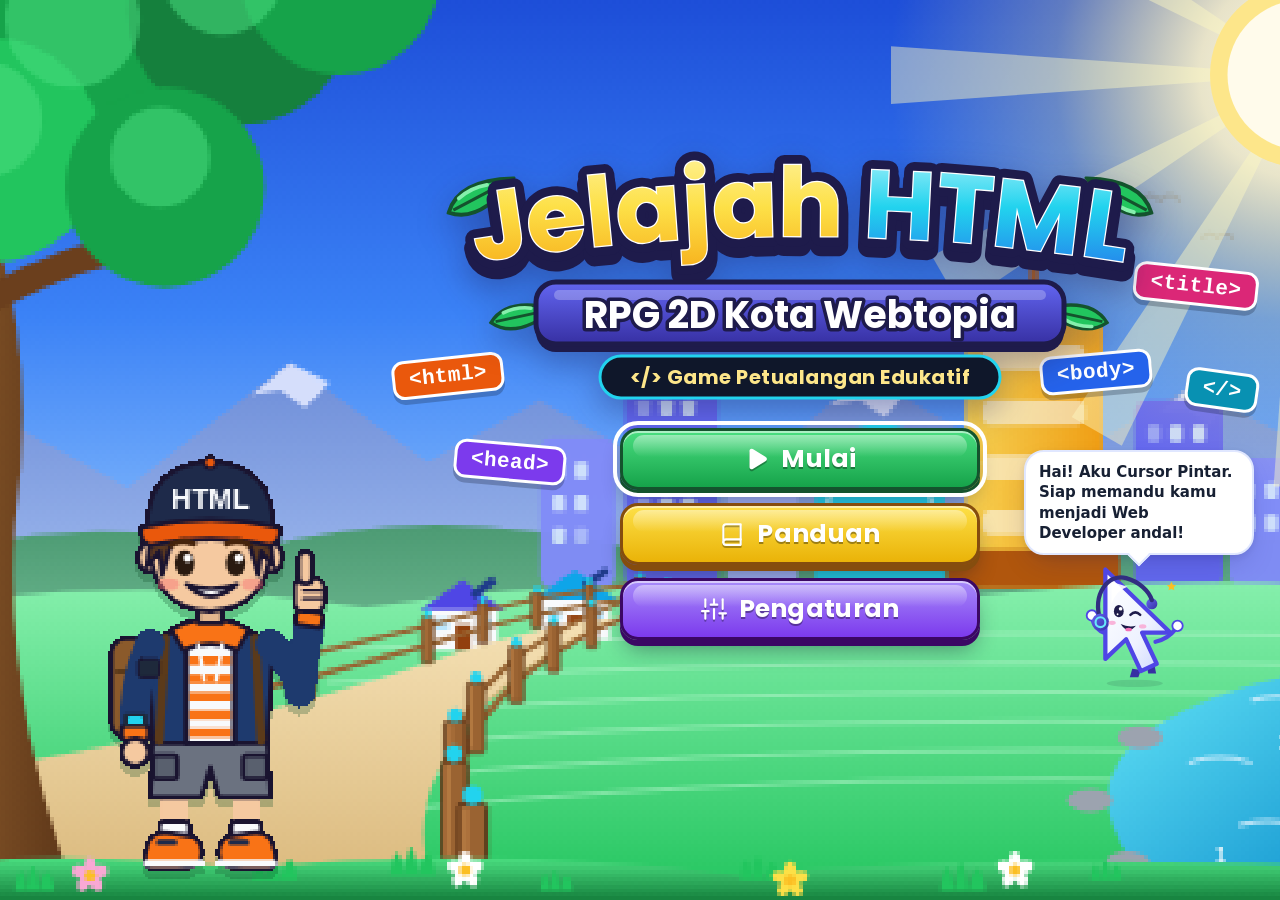
<file: gim_jelajah_html/index.html>
<!DOCTYPE html>
<html lang="id">
<head>
<meta charset="UTF-8">
<meta name="viewport" content="width=device-width, initial-scale=1.0, maximum-scale=1.0, user-scalable=no, viewport-fit=cover">
<meta name="theme-color" content="#1E1B4B">
<meta name="mobile-web-app-capable" content="yes">
<meta name="apple-mobile-web-app-capable" content="yes">
<title>Jelajah HTML — RPG 2D Kota Webtopia</title>
<link rel="icon" href="[data-uri]">
<style>
@font-face{font-family:"Judul";font-weight:700;font-style:normal;font-display:block;src:url([data-uri]) format("woff");}
/* ==========================================================================
   Jelajah HTML — RPG 2D Kota Webtopia
   Resolusi logis 1280×720, diskalakan seragam ke layar.
   ========================================================================== */
:root {
  --indigo: #4F46E5; --indigo-600: #4338CA; --indigo-50: #EEF2FF; --indigo-100: #E0E7FF;
  --cyan: #06B6D4; --cyan-50: #ECFEFF; --cyan-700: #0E7490;
  --violet: #8B5CF6; --violet-50: #F5F3FF;
  --yellow: #FBBF24; --yellow-50: #FFFBEB; --amber-700: #B45309;
  --green: #22C55E; --green-50: #F0FDF4; --green-700: #15803D;
  --rose: #F43F5E; --rose-50: #FFF1F2; --rose-700: #BE123C;
  --bg: #F8FAFC; --text: #172033; --muted: #55607A; --line: #E2E8F0; --line-strong: #CBD5E1;
  --code-bg: #131A33; --code-bg-2: #1B2347;
  --grad: linear-gradient(135deg, #4F46E5, #8B5CF6);
  --font: "Segoe UI", system-ui, -apple-system, Roboto, "Helvetica Neue", Arial, "Noto Sans", sans-serif;
  --mono: ui-monospace, "Cascadia Mono", Consolas, Menlo, "DejaVu Sans Mono", "Liberation Mono", monospace;
  --ease: cubic-bezier(.2, .8, .2, 1);
  --shadow: 0 12px 30px -12px rgba(30, 27, 107, .35), 0 2px 6px rgba(23, 32, 51, .08);
}
*, *::before, *::after { box-sizing: border-box; }
html, body {
  margin: 0; height: 100%; overflow: hidden; overscroll-behavior: none;
  -webkit-text-size-adjust: 100%; touch-action: none;
}
body {
  font-family: var(--font); color: var(--text);
  background:
    radial-gradient(1200px 700px at 20% 10%, rgba(139, 92, 246, .35), transparent 60%),
    radial-gradient(1000px 700px at 90% 90%, rgba(6, 182, 212, .28), transparent 60%),
    #1E1B4B;
  -webkit-user-select: none; user-select: none; -webkit-tap-highlight-color: transparent;
}
button, input { font: inherit; color: inherit; }
button { cursor: pointer; }
[hidden] { display: none !important; }

/* ---------- Viewport & stage ---------- */
#vp { position: fixed; inset: 0; height: 100vh; height: 100dvh; overflow: hidden; }
#vp::before {
  content: ""; position: absolute; inset: 0; pointer-events: none; opacity: .18;
  background-image:
    linear-gradient(rgba(255, 255, 255, .25) 1px, transparent 1px),
    linear-gradient(90deg, rgba(255, 255, 255, .25) 1px, transparent 1px);
  background-size: 40px 40px;
}
#fit { position: absolute; inset: 0; }
#stage {
  position: absolute; left: 0; top: 0; width: 1280px; height: 720px;
  transform-origin: 0 0; overflow: hidden; background: #E8EEFF;
  font-size: 18px; line-height: 1.45; contain: layout paint;
}
#world { position: absolute; left: 0; top: 0; width: 100%; height: 100%; display: block; touch-action: none; }
.layer { position: absolute; inset: 0; }

/* ---------- Komponen umum ---------- */
.ic { width: 1.2em; height: 1.2em; flex: none; stroke: currentColor; fill: none; stroke-width: 2; stroke-linecap: round; stroke-linejoin: round; }
.btn {
  display: inline-flex; align-items: center; justify-content: center; gap: 10px;
  min-height: 52px; padding: 10px 22px; border-radius: 16px;
  border: 2px solid var(--indigo-100); background: #fff; color: var(--indigo-600);
  font-weight: 800; font-size: 19px; line-height: 1.15;
  transition: transform .15s var(--ease), box-shadow .15s, background-color .15s, border-color .15s;
}
.btn:hover { transform: translateY(-2px); box-shadow: var(--shadow); }
.btn:active { transform: scale(.97); box-shadow: none; }
.btn:disabled { opacity: .45; cursor: not-allowed; transform: none; box-shadow: none; }
.btn:focus-visible, .opt:focus-visible, .chip-btn:focus-visible, .hud-btn:focus-visible, .line-btn:focus-visible, .tag-card:focus-visible, .slot:focus-visible, .match-btn:focus-visible, .basket:focus-visible, .qn:focus-visible, .avatar-card:focus-visible {
  outline: 4px solid var(--cyan); outline-offset: 3px;
}
.btn-primary { background: var(--grad); color: #fff; border-color: transparent; box-shadow: 0 10px 22px -10px rgba(79, 70, 229, .9); }
.btn-success { background: linear-gradient(135deg, #22C55E, #16A34A); color: #fff; border-color: transparent; }
.btn-danger { background: #fff; color: var(--rose-700); border-color: #FECDD3; }
.btn-ghost { background: rgba(255, 255, 255, .7); }
.btn-sm { min-height: 44px; padding: 8px 16px; font-size: 16px; border-radius: 13px; }
.btn-lg { min-height: 64px; padding: 12px 34px; font-size: 23px; border-radius: 20px; }
.card { background: #fff; border-radius: 24px; box-shadow: var(--shadow); border: 1px solid var(--line); }
code, .code { font-family: var(--mono); font-size: .92em; background: var(--indigo-50); color: var(--indigo-600); padding: .05em .35em; border-radius: 6px; white-space: nowrap; }
b, strong { font-weight: 800; }

/* ---------- Maskot Cursor Pintar ---------- */
.mascot { width: 110px; position: relative; flex: none; }
.mascot svg { width: 100%; height: auto; overflow: visible; display: block; }
.m-float { animation: m-float 3.4s ease-in-out infinite; }
.m-shadow { animation: m-shadow 3.4s ease-in-out infinite; transform-origin: 78px 200px; }
.m-eyes { animation: m-blink 4.6s infinite; transform-origin: 64px 84px; }
.m-arm-l { transform-origin: 30px 118px; transition: transform .4s var(--ease); }
.m-arm-r { transform-origin: 112px 132px; transition: transform .4s var(--ease); }
.m-mouth, .m-extra, .m-brow, .m-wink { display: none; }
.mascot[data-mood="happy"] .m-mouth-happy, .mascot[data-mood="wave"] .m-mouth-happy, .mascot[data-mood="wink"] .m-mouth-happy,
.mascot[data-mood="think"] .m-mouth-think, .mascot[data-mood="encourage"] .m-mouth-encourage, .mascot[data-mood="celebrate"] .m-mouth-celebrate { display: inline; }
.mascot[data-mood="think"] .m-brow-think, .mascot[data-mood="encourage"] .m-brow-soft { display: inline; }
.mascot[data-mood="think"] .m-extra-think, .mascot[data-mood="happy"] .m-extra-happy, .mascot[data-mood="wink"] .m-extra-happy,
.mascot[data-mood="celebrate"] .m-extra-celebrate, .mascot[data-mood="encourage"] .m-extra-encourage { display: inline; }
.m-eye { transition: transform .35s var(--ease); }
.mascot[data-mood="think"] .m-eye { transform: translate(2px, -3px); }
.mascot[data-mood="wink"] .m-eye-r { display: none; }
.mascot[data-mood="wink"] .m-wink { display: inline; }
.mascot[data-mood="think"] .m-arm-r { transform: rotate(-38deg); }
.mascot[data-mood="wave"] .m-arm-l, .mascot[data-mood="wink"] .m-arm-l { animation: m-wave 1.6s ease-in-out infinite; }
.mascot[data-mood="happy"] .m-arm-r, .mascot[data-mood="wink"] .m-arm-r { animation: m-point 1.8s ease-in-out infinite; }
.mascot[data-mood="celebrate"] .m-arm-l { transform: rotate(38deg); }
.mascot[data-mood="celebrate"] .m-arm-r { transform: rotate(-58deg); }
.mascot[data-mood="celebrate"] .m-float { animation: m-bounce .9s ease-in-out infinite; }
.mascot[data-mood="encourage"] .m-arm-r { transform: rotate(-70deg); }
.mascot.react svg { animation: m-react .55s var(--ease); }
.m-extra-think circle { animation: m-dots 1.4s infinite; }
.m-extra-think circle:nth-child(2) { animation-delay: .2s; }
.m-extra-think circle:nth-child(3) { animation-delay: .4s; }

.bubble {
  position: relative; background: #fff; border: 2px solid var(--indigo-100); border-radius: 20px;
  padding: 14px 18px; font-size: 18px; font-weight: 600; box-shadow: var(--shadow);
}
.bubble.pop { animation: pop .4s var(--ease); }

/* ---------- Layar judul ---------- */
#title { overflow: hidden; background: #3B82F6; }
.title-scene { position: absolute; left: 50%; top: 50%; width: 1280px; height: 720px; transform: translate(-50%, -50%) scale(var(--cover, 1)); }
.title-art { position: absolute; inset: 0; }
.title-art canvas { width: 100%; height: 100%; display: block; image-rendering: pixelated; image-rendering: crisp-edges; background: linear-gradient(180deg, #3B82F6, #93C5FD 60%, #4ADE80 70%); }
.title-hero { position: absolute; left: calc(60px + var(--sl, 0px)); bottom: 4px; width: 300px; height: 450px; z-index: 2; image-rendering: pixelated; image-rendering: crisp-edges; filter: drop-shadow(0 8px 0 rgba(20, 83, 45, .28)); animation: hero-idle 1.6s ease-in-out infinite; transform-origin: 50% 100%; }
@keyframes hero-idle { 0%, 100% { scale: 1 1; } 50% { scale: 1.015 .985; } }
.title-sign { position: absolute; left: calc(50% - 200px); top: calc(var(--ty, 0px) + 22px); width: 720px; height: 300px; z-index: 3; animation: sign-in .9s var(--ease) both; }
.title-sign svg { width: 100%; height: 100%; overflow: visible; filter: drop-shadow(0 12px 16px rgba(30, 27, 75, .35)); }
.title-sign text { font-family: "Judul", "Poppins", "Segoe UI Black", "Arial Black", var(--font); font-weight: 700; }
.t-shadow { fill: #1E1B4B; stroke: #1E1B4B; stroke-width: 22px; stroke-linejoin: round; transform: translateY(9px); }
.t-outline { fill: none; stroke: #1E1B4B; stroke-width: 20px; stroke-linejoin: round; }
.t-fill { stroke: #fff; stroke-width: 2.5px; paint-order: stroke; }
.t-sub { fill: #fff; stroke: #1E1B4B; stroke-width: 7px; paint-order: stroke; stroke-linejoin: round; }
.t-ribbon { fill: #FDE68A; letter-spacing: .5px; }
.title-btns { position: absolute; left: calc(50% - 20px); top: calc(var(--ty, 0px) + 338px); width: 360px; display: grid; gap: 13px; z-index: 4; }
.gbtn {
  position: relative; display: flex; align-items: center; justify-content: center; gap: 12px;
  height: 62px; border-radius: 18px; border: 3px solid var(--edge); color: #fff;
  font-family: "Judul", "Poppins", var(--font); font-weight: 700; font-size: 25px; letter-spacing: .3px;
  text-shadow: 0 2px 0 rgba(0, 0, 0, .35);
  background: linear-gradient(180deg, var(--c1), var(--c2));
  box-shadow: 0 6px 0 var(--edge), 0 14px 22px -6px rgba(15, 23, 42, .45), inset 0 2px 0 rgba(255, 255, 255, .55);
  transition: transform .12s var(--ease), box-shadow .12s var(--ease), filter .12s;
  overflow: hidden;
}
.gbtn::before { content: ""; position: absolute; left: 10px; right: 10px; top: 4px; height: 40%; border-radius: 12px; background: linear-gradient(180deg, rgba(255, 255, 255, .45), rgba(255, 255, 255, 0)); pointer-events: none; }
.gbtn .ic { width: 26px; height: 26px; filter: drop-shadow(0 2px 0 rgba(0, 0, 0, .3)); }
.gbtn:hover { transform: translateY(-3px); filter: brightness(1.06); box-shadow: 0 9px 0 var(--edge), 0 18px 26px -6px rgba(15, 23, 42, .5), inset 0 2px 0 rgba(255, 255, 255, .55); }
.gbtn:active { transform: translateY(5px); box-shadow: 0 1px 0 var(--edge), 0 6px 10px -6px rgba(15, 23, 42, .5), inset 0 2px 0 rgba(255, 255, 255, .55); }
.gbtn:focus-visible { outline: 4px solid #fff; outline-offset: 3px; }
.g-green { --c1: #4ADE80; --c2: #16A34A; --edge: #14532D; }
.g-cyan { --c1: #67E8F9; --c2: #0891B2; --edge: #164E63; }
.g-yellow { --c1: #FDE047; --c2: #EAB308; --edge: #854D0E; }
.g-purple { --c1: #A78BFA; --c2: #7C3AED; --edge: #3B0764; }
.title-guide { position: absolute; right: calc(26px + var(--sr, 0px)); top: calc(var(--ty, 0px) + 360px); width: 230px; z-index: 4; display: flex; flex-direction: column; align-items: center; gap: 6px; }
.title-guide .bubble { font-size: 15px; padding: 10px 13px; line-height: 1.35; animation: pop .6s var(--ease) both 1s; }
.title-guide .bubble::after { content: ""; position: absolute; left: 50%; bottom: -10px; width: 16px; height: 16px; background: #fff; border-right: 2px solid var(--indigo-100); border-bottom: 2px solid var(--indigo-100); transform: translateX(-50%) rotate(45deg); }
.title-guide .mascot { width: 104px; }
.title-foot { position: absolute; left: calc(50% - 20px); width: 360px; bottom: 8px; margin: 0; text-align: center; font-size: 14px; font-weight: 800; color: #fff; text-shadow: 0 1px 3px rgba(0, 0, 0, .6); z-index: 4; }

/* animasi pemandangan */
.cloud { animation: drift 40s linear infinite; }
.cloud.c2 { animation-duration: 55s; animation-delay: -20s; }
.cloud.c3 { animation-duration: 70s; animation-delay: -35s; }
.sun-rays { transform-origin: 1170px 60px; animation: spin 60s linear infinite; }
.fence-led { animation: blink 2.2s ease-in-out infinite; }
.tower-light { animation: blink 1.2s steps(2) infinite; }
.holo { animation: holo 4s ease-in-out infinite; transform-box: fill-box; }
.leaves { transform-origin: 120px 260px; animation: sway 6s ease-in-out infinite; }
.birds { animation: birds 18s linear infinite; }
.river-shine { animation: shine 3s ease-in-out infinite; }
.bits text { animation: bits 3.5s ease-in-out infinite; }
.bits text:nth-child(2) { animation-delay: -1s; } .bits text:nth-child(3) { animation-delay: -2s; }
.hero-run { animation: run-bob .5s ease-in-out infinite; }
.dust { animation: dust 1s ease-out infinite; }
.pet-bob { animation: run-bob .45s ease-in-out infinite; }
.pet-tail { transform-origin: 40px 104px; animation: wag .4s ease-in-out infinite alternate; }
.pet-led { animation: blink 1s steps(2) infinite; }
.hero-pony { transform-origin: 112px 90px; animation: wag .5s ease-in-out infinite alternate; }
@keyframes drift { from { translate: -260px 0; } to { translate: 1500px 0; } }
@keyframes spin { to { rotate: 360deg; } }
@keyframes blink { 0%, 100% { opacity: 1; } 50% { opacity: .25; } }
@keyframes holo { 0%, 100% { translate: 0 0; } 50% { translate: 0 -8px; } }
@keyframes sway { 0%, 100% { rotate: 0deg; } 50% { rotate: 1.4deg; } }
@keyframes birds { from { translate: 0 0; } to { translate: -1300px 40px; } }
@keyframes shine { 0%, 100% { opacity: .35; } 50% { opacity: .9; } }
@keyframes bits { 0%, 100% { translate: 0 0; opacity: .3; } 50% { translate: 0 -10px; opacity: .95; } }
@keyframes run-bob { 0%, 100% { translate: 0 0; } 50% { translate: 0 -8px; } }
@keyframes dust { 0% { opacity: .8; translate: 0 0; scale: .6; } 100% { opacity: 0; translate: -30px -10px; scale: 1.3; } }
@keyframes wag { from { rotate: -10deg; } to { rotate: 12deg; } }
@keyframes sign-in { from { opacity: 0; translate: 0 -30px; } to { opacity: 1; translate: 0 0; } }

/* ---------- Pilih nama & karakter ---------- */
#naming { display: grid; place-items: center; background: rgba(30, 27, 75, .5); backdrop-filter: blur(3px); -webkit-backdrop-filter: blur(3px); z-index: 5; animation: fade-in .25s; }
.naming-card { width: 820px; padding: 34px 40px; display: grid; gap: 20px; }
.naming-card h2 { margin: 0; font-size: 34px; }
.naming-card label { font-weight: 800; font-size: 18px; }
.name-input { width: 100%; height: 60px; border-radius: 16px; border: 2px solid var(--line-strong); padding: 0 18px; font-size: 22px; font-weight: 700; background: #F8FAFF; -webkit-user-select: text; user-select: text; }
.name-input:focus { outline: none; border-color: var(--indigo); box-shadow: 0 0 0 4px rgba(79, 70, 229, .2); }
.name-err { color: var(--rose-700); font-weight: 700; font-size: 16px; min-height: 22px; margin-top: -10px; }
.avatar-row { display: grid; grid-template-columns: 1fr 1fr; gap: 18px; }
.avatar-card { display: flex; align-items: center; gap: 16px; padding: 14px 18px; border-radius: 20px; border: 3px solid var(--line); background: #fff; font-weight: 800; font-size: 19px; text-align: left; }
.avatar-card .av-art { width: 112px; height: 112px; background: radial-gradient(circle at 50% 40%, #DBEAFE, #C7D2FE); border-radius: 22px; flex: none; overflow: hidden; display: block; }
.avatar-card canvas.av-art { image-rendering: pixelated; image-rendering: crisp-edges; }
.avatar-card[aria-pressed="true"] { border-color: var(--indigo); background: var(--indigo-50); box-shadow: 0 0 0 4px rgba(79, 70, 229, .15); }
.naming-actions { display: flex; justify-content: space-between; gap: 14px; }

/* ---------- HUD ---------- */
#hud { pointer-events: none; }
#hud > * { pointer-events: auto; }
.banner {
  position: absolute; left: calc(18px + var(--sl, 0px)); top: 16px; width: 430px; padding: 12px 16px 14px;
  background: rgba(255, 255, 255, .95); border-radius: 20px; box-shadow: var(--shadow); border: 1px solid var(--line);
}
.banner-top { display: flex; align-items: center; gap: 8px; flex-wrap: wrap; }
.stage-chip { padding: 3px 12px; border-radius: 99px; background: var(--grad); color: #fff; font-weight: 900; font-size: 13px; letter-spacing: .06em; }
.lvl-chip { font-size: 13px; font-weight: 800; color: var(--muted); letter-spacing: .04em; text-transform: uppercase; }
.banner h3 { margin: 6px 0 2px; font-size: 21px; line-height: 1.2; }
.banner p { margin: 0; font-size: 15px; color: #3A4562; line-height: 1.35; }
.compass {
  position: absolute; left: calc(18px + var(--sl, 0px)); top: 168px; display: flex; align-items: center; gap: 12px;
  padding: 8px 16px 8px 8px; border-radius: 99px; background: rgba(23, 32, 51, .86); color: #fff; box-shadow: var(--shadow);
}
.compass-dial { width: 44px; height: 44px; border-radius: 50%; background: radial-gradient(circle, #312E81, #1E1B4B); display: grid; place-items: center; border: 2px solid #6366F1; }
.compass-dial svg { width: 30px; height: 30px; transition: transform .15s linear; }
.compass-txt { display: grid; line-height: 1.2; }
.compass-txt small { font-size: 12px; color: #A5B4FC; font-weight: 800; letter-spacing: .05em; text-transform: uppercase; }
.compass-txt strong { font-size: 16px; }
.hud-right { position: absolute; right: calc(16px + var(--sr, 0px)); top: 16px; display: flex; flex-direction: column; align-items: flex-end; gap: 10px; }
.hud-stats { display: flex; gap: 8px; }
.stat-chip { display: inline-flex; align-items: center; gap: 8px; padding: 8px 16px; border-radius: 99px; background: rgba(255, 255, 255, .95); font-weight: 900; font-size: 20px; box-shadow: var(--shadow); border: 1px solid var(--line); }
.stat-chip.bump { animation: bump .5s var(--ease); }
.hearts { letter-spacing: 1px; }
.hud-btns { display: flex; gap: 6px; padding: 6px; border-radius: 18px; background: rgba(255, 255, 255, .9); box-shadow: var(--shadow); border: 1px solid var(--line); }
.hud-btn { width: 48px; height: 48px; border-radius: 13px; border: 0; background: transparent; color: var(--indigo-600); display: grid; place-items: center; position: relative; }
.hud-btn:hover { background: var(--indigo-50); }
.hud-btn .ic { width: 26px; height: 26px; }
.hud-btn[aria-pressed="false"] { color: #94A3B8; }
.hud-btn[aria-pressed="false"]::after { content: ""; position: absolute; width: 30px; height: 3px; background: #94A3B8; border-radius: 3px; transform: rotate(-45deg); }
.hud-btn.hot { background: var(--yellow-50); color: var(--amber-700); }

.prompt-e {
  position: absolute; left: 50%; bottom: 120px; transform: translateX(-50%);
  padding: 10px 20px; border-radius: 99px; background: rgba(23, 32, 51, .9); color: #fff; font-weight: 800; font-size: 19px;
  display: flex; align-items: center; gap: 10px; box-shadow: var(--shadow); animation: pop .3s var(--ease);
}
.key { display: inline-grid; place-items: center; min-width: 32px; height: 32px; padding: 0 8px; border-radius: 8px; background: #fff; color: var(--text); font-weight: 900; box-shadow: 0 3px 0 #94A3B8; }

/* Kontrol sentuh */
#joy { position: absolute; left: calc(40px + var(--sl, 0px)); bottom: calc(40px + var(--sb, 0px)); width: var(--joy, 190px); height: var(--joy, 190px); border-radius: 50%; background: rgba(255, 255, 255, .35); border: 3px solid rgba(255, 255, 255, .8); box-shadow: inset 0 0 0 10px rgba(79, 70, 229, .12), var(--shadow); touch-action: none; }
#joy-knob { position: absolute; left: 50%; top: 50%; width: 44%; height: 44%; transform-origin: center; translate: -50% -50%; border-radius: 50%; background: var(--grad); box-shadow: 0 8px 18px -6px rgba(79, 70, 229, .9), inset 0 3px 0 rgba(255, 255, 255, .4); pointer-events: none; }
#talk-btn { position: absolute; right: calc(44px + var(--sr, 0px)); bottom: calc(54px + var(--sb, 0px)); width: var(--talk, 150px); height: var(--talk, 150px); border-radius: 50%; border: 4px solid #fff; background: linear-gradient(135deg, #F59E0B, #F97316); color: #fff; font-weight: 900; font-size: 20px; line-height: 1.15; box-shadow: var(--shadow); display: grid; place-items: center; text-align: center; animation: pulse 1.6s infinite; }

/* ---------- Dialog ---------- */
#dialog { pointer-events: none; }
.dlg {
  pointer-events: auto; position: absolute; left: 40px; right: 40px; bottom: 26px; min-height: 200px;
  display: grid; grid-template-columns: 170px 1fr; gap: 22px; padding: 22px 28px 22px 22px;
  background: rgba(255, 255, 255, .97); border-radius: 28px; box-shadow: 0 20px 50px -14px rgba(30, 27, 107, .55); border: 2px solid var(--indigo-100);
  animation: slide-up .35s var(--ease);
}
.dlg-portrait { width: 170px; height: 170px; border-radius: 22px; background: linear-gradient(160deg, #EEF2FF, #DDE5FF); display: grid; place-items: center; overflow: hidden; align-self: start; }
.dlg-portrait svg { width: 100%; height: 100%; display: block; }
.dlg-portrait .mascot { width: 120px; }
.dlg-body { display: flex; flex-direction: column; min-width: 0; }
.dlg-head { display: flex; align-items: center; gap: 10px; }
.dlg-name { font-size: 22px; font-weight: 900; color: var(--indigo-600); }
.dlg-role { font-size: 14px; font-weight: 800; color: var(--muted); background: #F1F5F9; padding: 2px 10px; border-radius: 99px; }
.dlg-count { margin-left: auto; font-weight: 900; font-size: 16px; color: var(--muted); background: var(--indigo-50); padding: 3px 12px; border-radius: 99px; }
.dlg-text { font-size: 23px; line-height: 1.5; margin: 8px 0 12px; min-height: 70px; font-weight: 500; }
.dlg-actions { margin-top: auto; display: flex; justify-content: flex-end; align-items: center; gap: 12px; }
.dlg-hint { margin-right: auto; font-size: 14px; color: var(--muted); font-weight: 600; }

/* ---------- Panel aktivitas ---------- */
#act { background: linear-gradient(180deg, #EEF2FF, #F8FAFC); display: flex; flex-direction: column; animation: fade-in .3s var(--ease); }
.act-head { flex: none; height: 76px; display: flex; align-items: center; gap: 14px; padding: 0 22px; background: #fff; border-bottom: 1px solid var(--line); box-shadow: 0 4px 16px -10px rgba(30, 27, 107, .3); }
.act-badge { padding: 6px 14px; border-radius: 99px; background: var(--grad); color: #fff; font-weight: 900; font-size: 15px; letter-spacing: .03em; white-space: nowrap; }
.act-title { font-size: 21px; font-weight: 900; line-height: 1.15; min-width: 0; }
.act-title small { display: block; font-size: 13px; color: var(--muted); font-weight: 800; letter-spacing: .05em; text-transform: uppercase; }
.act-head .spacer { flex: 1; }
.act-hearts { font-size: 22px; font-weight: 900; padding: 6px 14px; border-radius: 99px; background: var(--rose-50); border: 1px solid #FECDD3; color: var(--rose-700); white-space: nowrap; }
.act-hearts.hit { animation: shake .45s; }
.act-body { flex: 1; min-height: 0; display: grid; grid-template-columns: 250px 1fr; }
.act-guide { padding: 22px 16px; display: flex; flex-direction: column; align-items: center; justify-content: flex-end; gap: 12px; background: linear-gradient(180deg, transparent, rgba(139, 92, 246, .08)); border-right: 1px solid var(--line); }
.act-guide .bubble { width: 100%; font-size: 16px; padding: 12px 14px; }
.act-guide .bubble::after { content: ""; position: absolute; left: 50%; bottom: -10px; width: 16px; height: 16px; background: #fff; border-right: 2px solid var(--indigo-100); border-bottom: 2px solid var(--indigo-100); transform: translateX(-50%) rotate(45deg); }
.act-guide .mascot { width: 150px; }
.act-main { min-width: 0; min-height: 0; padding: 20px 26px; display: flex; flex-direction: column; gap: 14px; overflow: hidden; }
.act-main > .fill { flex: 1; min-height: 0; }
.prompt-line { font-size: 20px; font-weight: 800; margin: 0; }
.q-progress { display: flex; align-items: center; gap: 10px; font-weight: 800; color: var(--indigo); font-size: 16px; }
.q-dots { display: flex; gap: 6px; flex: 1; }
.q-dots span { flex: 1; height: 7px; border-radius: 7px; background: var(--line); }
.q-dots span.ok { background: var(--green); }
.q-dots span.cur { background: var(--indigo); }

/* Kartu materi */
.materi { display: grid; gap: 12px; }
.materi-item { display: flex; gap: 14px; align-items: flex-start; padding: 14px 18px; border-radius: 18px; background: #fff; border: 1px solid var(--line); font-size: 19px; line-height: 1.5; animation: slide-up .4s var(--ease) both; }
.materi-item:nth-child(2) { animation-delay: .08s; } .materi-item:nth-child(3) { animation-delay: .16s; } .materi-item:nth-child(4) { animation-delay: .24s; }
.materi-num { flex: none; width: 32px; height: 32px; border-radius: 10px; background: var(--grad); color: #fff; font-weight: 900; display: grid; place-items: center; font-size: 16px; margin-top: 2px; }
.materi-item code { white-space: normal; }

/* Opsi pilihan ganda */
.opts { display: grid; gap: 10px; }
.opts.two { grid-template-columns: 1fr 1fr; }
.opt {
  display: flex; align-items: center; gap: 14px; width: 100%; min-height: 62px; padding: 10px 16px;
  border: 2px solid var(--line); border-radius: 18px; background: #fff; text-align: left; font-weight: 700; font-size: 19px; line-height: 1.3;
  transition: border-color .15s, background-color .15s, transform .15s var(--ease);
}
.opt:hover:not(:disabled) { border-color: #A5B4FC; background: var(--indigo-50); transform: translateX(3px); }
.opt:disabled { cursor: default; }
.opt-l { flex: none; width: 38px; height: 38px; border-radius: 11px; display: grid; place-items: center; background: var(--indigo-50); color: var(--indigo); font-weight: 900; }
.opt-t { flex: 1; min-width: 0; overflow-wrap: anywhere; }
.opt-s { flex: none; display: inline-flex; align-items: center; gap: 5px; font-size: 15px; font-weight: 900; }
.opt.sel { border-color: var(--indigo); background: var(--indigo-50); }
.opt.sel .opt-l { background: var(--indigo); color: #fff; }
.opt.ok { border-color: var(--green); background: var(--green-50); color: #14532D; }
.opt.ok .opt-l { background: var(--green); color: #fff; }
.opt.ok .opt-s { color: var(--green-700); }
.opt.bad { border-color: var(--rose); background: var(--rose-50); color: #881337; animation: shake .45s; }
.opt.bad .opt-l { background: var(--rose); color: #fff; }
.opt.bad .opt-s { color: var(--rose-700); }
.opt.dim { opacity: .5; }
.opt.small { min-height: 54px; font-size: 17px; }

.fb { display: flex; gap: 12px; align-items: flex-start; padding: 12px 16px; border-radius: 16px; font-weight: 700; font-size: 17px; line-height: 1.4; border: 2px solid transparent; animation: slide-up .3s var(--ease); }
.fb .ic { width: 26px; height: 26px; margin-top: 1px; }
.fb.ok { background: var(--green-50); color: var(--green-700); border-color: #BBF7D0; }
.fb.bad { background: var(--rose-50); color: var(--rose-700); border-color: #FECDD3; }
.fb.info { background: var(--indigo-50); color: var(--indigo-600); border-color: var(--indigo-100); }
.fb.warn { background: var(--yellow-50); color: var(--amber-700); border-color: #FDE68A; }
.fb code { white-space: normal; }
.act-foot { flex: none; display: flex; align-items: center; gap: 12px; justify-content: flex-end; }
.act-foot .grow { flex: 1; }

/* Mockup apersepsi */
.mock-row { display: grid; grid-template-columns: 1fr 1fr; gap: 18px; }
.mock { background: #fff; border-radius: 18px; border: 2px solid var(--line); padding: 8px; position: relative; }
.mock img { width: 100%; height: 218px; object-fit: contain; display: block; }
.mock .mock-lbl { position: absolute; top: 12px; left: 12px; width: 34px; height: 34px; border-radius: 10px; color: #fff; font-weight: 900; display: grid; place-items: center; font-size: 18px; }
.mock.ok { border-color: var(--green); box-shadow: 0 0 0 4px rgba(34, 197, 94, .2); }

/* Kode */
.codebox { background: var(--code-bg); border-radius: 20px; padding: 10px 0; box-shadow: var(--shadow); font-family: var(--mono); font-size: 18px; line-height: 1.55; color: #E2E8F0; overflow: hidden; }
.code-row { display: flex; white-space: pre; padding: 0 16px 0 0; }
.code-row .ln { flex: none; width: 3em; text-align: right; padding-right: 1em; color: #4B5689; }
.line-btn { display: flex; width: 100%; border: 0; background: transparent; color: inherit; font: inherit; text-align: left; white-space: pre; padding: 0 16px 0 0; border-left: 5px solid transparent; transition: background-color .15s; }
.line-btn .ln { flex: none; width: 3em; text-align: right; padding-right: 1em; color: #4B5689; }
.line-btn:hover:not(:disabled) { background: rgba(255, 255, 255, .08); }
.line-btn:disabled { cursor: default; }
.line-btn.ok { background: rgba(34, 197, 94, .25); border-left-color: var(--green); }
.line-btn.bad { background: rgba(244, 63, 94, .22); border-left-color: var(--rose); animation: shake .45s; }
.line-btn.hint { background: rgba(251, 191, 36, .2); border-left-color: var(--yellow); }
.line-btn .mark { margin-left: 14px; font-family: var(--font); font-weight: 900; font-size: 15px; }
.t-doc { color: #C4B5FD; } .t-punc { color: #8E9BD8; } .t-tag { color: #67E8F9; } .t-attr { color: #FCD34D; } .t-str { color: #86EFAC; } .t-txt { color: #F1F5F9; }

/* Browser mini (Misi 4) */
.mini-browser { border-radius: 18px; overflow: hidden; border: 2px solid var(--line); background: #fff; box-shadow: var(--shadow); }
.mb-bar { display: flex; align-items: flex-end; gap: 10px; padding: 10px 12px 0; background: #E2E8F0; }
.mb-dots { display: flex; gap: 6px; padding-bottom: 12px; }
.mb-dots i { width: 12px; height: 12px; border-radius: 50%; background: var(--rose); }
.mb-dots i:nth-child(2) { background: var(--yellow); } .mb-dots i:nth-child(3) { background: var(--green); }
.mb-tab { display: flex; align-items: center; gap: 8px; padding: 9px 18px; background: #fff; border-radius: 12px 12px 0 0; font-weight: 800; font-size: 17px; min-width: 240px; }
.mb-tab.flash { animation: flash 1s var(--ease); }
.mb-page { padding: 16px 20px; font-size: 16px; color: var(--muted); }
.mb-page b { display: block; font-size: 24px; color: var(--text); }

/* Mencocokkan */
.match { display: grid; grid-template-columns: 300px 1fr; gap: 14px 40px; align-content: start; }
.match-col { display: grid; gap: 12px; }
.match-btn { min-height: 64px; padding: 10px 16px; border-radius: 16px; border: 2px solid var(--line); background: #fff; font-weight: 700; font-size: 18px; text-align: left; display: flex; align-items: center; gap: 12px; transition: border-color .15s, background-color .15s; }
.match-btn.tagb { font-family: var(--mono); font-weight: 800; font-size: 20px; color: var(--indigo-600); }
.match-btn:hover:not(:disabled) { border-color: #A5B4FC; }
.match-btn.sel { border-color: var(--indigo); background: var(--indigo-50); box-shadow: 0 0 0 4px rgba(79, 70, 229, .15); }
.match-btn.done { border-color: var(--green); background: var(--green-50); color: #14532D; cursor: default; }
.match-btn.bad { border-color: var(--rose); background: var(--rose-50); animation: shake .45s; }
.pair-no { flex: none; width: 30px; height: 30px; border-radius: 50%; display: grid; place-items: center; font-family: var(--font); font-size: 15px; font-weight: 900; color: #fff; background: var(--line-strong); }
.match-btn.done .pair-no { background: var(--green); }

/* Memilah */
.sort-wrap { display: grid; grid-template-rows: auto 1fr; gap: 16px; }
.sort-tray { display: flex; flex-wrap: wrap; gap: 10px; min-height: 66px; padding: 12px; border-radius: 18px; background: #fff; border: 2px dashed var(--line-strong); align-content: flex-start; }
.sort-baskets { display: grid; grid-template-columns: 1fr 1fr; gap: 18px; min-height: 0; }
.basket { border-radius: 22px; border: 3px dashed; padding: 14px; display: flex; flex-direction: column; gap: 8px; text-align: left; background: #fff; min-height: 0; transition: transform .15s, box-shadow .15s; }
.basket.head { border-color: #67E8F9; background: linear-gradient(180deg, var(--cyan-50), #fff); }
.basket.body { border-color: #FCD34D; background: linear-gradient(180deg, var(--yellow-50), #fff); }
.basket.target, .basket.ready:hover { transform: translateY(-2px); box-shadow: var(--shadow); }
.basket-h { font-weight: 900; font-size: 20px; display: flex; align-items: center; gap: 10px; }
.basket-h code { font-size: 18px; }
.basket-items { display: flex; flex-direction: column; gap: 6px; }
.tag-card {
  display: inline-flex; align-items: center; gap: 6px; max-width: 100%;
  padding: 8px 14px; border-radius: 12px; border: 2px solid var(--indigo-100); background: #fff;
  font-family: var(--mono); font-weight: 800; font-size: 16px; color: var(--indigo-600); box-shadow: 0 3px 0 var(--indigo-100);
  touch-action: none; text-align: left; overflow-wrap: anywhere; white-space: normal;
  transition: transform .15s var(--ease), box-shadow .15s, background-color .15s, border-color .15s;
}
.tag-card:hover { transform: translateY(-2px); border-color: #A5B4FC; }
.tag-card.sel { background: var(--indigo); color: #fff; border-color: var(--indigo); box-shadow: 0 0 0 4px rgba(79, 70, 229, .25); transform: translateY(-3px); }
.tag-card.dragging { opacity: .35; }
.tag-card.placed { box-shadow: none; cursor: default; background: rgba(255, 255, 255, .8); border-color: #86EFAC; color: #14532D; }
.tag-card.bounce { animation: shake .45s; border-color: var(--rose); }
.drag-ghost { position: absolute; z-index: 999; pointer-events: none; box-shadow: 0 20px 40px -10px rgba(30, 27, 107, .5) !important; rotate: -3deg; }

/* Mengurutkan */
.order-wrap { display: grid; grid-template-columns: 1fr 360px; gap: 18px; min-height: 0; }
.board { background: var(--code-bg); border-radius: 20px; padding: 12px 0; font-family: var(--mono); font-size: 17px; color: #F1F5F9; box-shadow: var(--shadow); overflow: hidden; }
.board-line { display: flex; align-items: center; gap: 6px; min-height: 46px; padding: 2px 12px 2px 0; }
.board-ln { flex: none; width: 2.6em; text-align: right; padding-right: .7em; color: #4B5689; }
.board-ind { flex: none; align-self: stretch; border-left: 1px dashed rgba(165, 180, 252, .2); }
.slot { min-width: 168px; min-height: 40px; padding: 2px 8px; border-radius: 11px; border: 2px dashed #3B4680; background: rgba(255, 255, 255, .03); color: #6B78B5; display: inline-flex; align-items: center; justify-content: center; gap: 6px; font-family: var(--mono); font-size: 14px; font-weight: 700; cursor: pointer; transition: border-color .15s, background-color .15s; }
.slot:hover, .slot.target { border-color: var(--cyan); background: rgba(6, 182, 212, .12); }
.slot.ready { border-color: #A5B4FC; }
.slot.filled { border-style: solid; border-color: #6366F1; background: rgba(99, 102, 241, .22); color: #fff; padding: 2px; }
.slot.ok { border-color: var(--green); background: rgba(34, 197, 94, .2); }
.slot.bad { border-color: var(--rose); background: rgba(244, 63, 94, .2); animation: shake .45s; }
.slot .in { padding: 3px 10px; border-radius: 8px; background: #fff; color: var(--indigo-600); font-weight: 800; font-size: 15px; }
.slot .mk { font-family: var(--font); font-weight: 900; font-size: 15px; }
.slot.ok .mk { color: #86EFAC; } .slot.bad .mk { color: #FDA4AF; }
.order-side { display: flex; flex-direction: column; gap: 12px; min-height: 0; }
.order-tray { display: flex; flex-wrap: wrap; gap: 9px; padding: 12px; border-radius: 18px; background: #fff; border: 2px dashed var(--indigo-100); min-height: 120px; align-content: flex-start; }
.order-tray.target { border-color: var(--indigo); background: var(--indigo-50); }
.order-side .fb { font-size: 15px; padding: 10px 12px; }
.order-btns { display: grid; grid-template-columns: 1fr 1fr; gap: 8px; margin-top: auto; }
.order-btns .btn-success { grid-column: 1 / -1; }

/* Berburu bug */
.bug-wrap { display: grid; grid-template-columns: 1fr 1fr; gap: 20px; min-height: 0; }
.bug-step { display: flex; align-items: center; gap: 10px; font-weight: 900; color: var(--indigo); font-size: 16px; }
.bug-step span { padding: 4px 12px; border-radius: 99px; background: var(--indigo-50); }
.bug-step span.done { background: var(--green-50); color: var(--green-700); }
.bug-step span.cur { background: var(--indigo); color: #fff; }
.bug-right { display: flex; flex-direction: column; gap: 12px; }

/* Final */
.final-wrap { display: flex; flex-direction: column; gap: 12px; min-height: 0; flex: 1; }
.qnav { display: grid; grid-template-columns: repeat(10, 1fr); gap: 8px; }
.qn { min-height: 46px; border-radius: 12px; border: 2px solid var(--line-strong); background: #fff; font-weight: 900; font-size: 17px; color: var(--muted); }
.qn.ans { background: var(--indigo-50); border-color: #A5B4FC; color: var(--indigo-600); }
.qn.cur { background: var(--indigo); border-color: var(--indigo); color: #fff; }
.qn.empty { border-color: var(--rose); color: var(--rose-700); animation: shake .45s; }
.qn.r-ok { background: var(--green-50); border-color: var(--green); color: var(--green-700); }
.qn.r-bad { background: var(--rose-50); border-color: var(--rose); color: var(--rose-700); }
.final-q { display: grid; grid-template-columns: 1fr; gap: 12px; flex: 1; min-height: 0; align-content: start; }
.final-q.has-code { grid-template-columns: 380px 1fr; align-items: start; }
.final-q .codebox { font-size: 16px; }

/* Hasil */
.result { flex: 1; display: grid; grid-template-columns: 300px 1fr; gap: 30px; align-items: center; }
.result-l { display: grid; justify-items: center; gap: 12px; }
.ring { position: relative; width: 210px; height: 210px; }
.ring svg { width: 100%; height: 100%; transform: rotate(-90deg); }
.ring-bg { fill: none; stroke: var(--indigo-100); stroke-width: 12; }
.ring-fg { fill: none; stroke-width: 12; stroke-linecap: round; stroke-dasharray: 314.16; stroke-dashoffset: 314.16; transition: stroke-dashoffset 1.2s var(--ease); }
.ring-t { position: absolute; inset: 0; display: grid; place-content: center; text-align: center; }
.ring-t strong { font-size: 60px; line-height: 1; font-weight: 900; }
.ring-t span { font-size: 15px; color: var(--muted); font-weight: 800; }
.stars { display: flex; gap: 8px; font-size: 44px; line-height: 1; }
.stars .off { color: #CBD5E1; }
.stars .on { color: #F59E0B; animation: bounce-in .5s var(--ease) both; text-shadow: 0 3px 0 #B45309; }
.stars .on:nth-child(2) { animation-delay: .15s; } .stars .on:nth-child(3) { animation-delay: .3s; }
.result-r { display: grid; gap: 14px; align-content: center; }
.result-r h2 { margin: 0; font-size: 34px; line-height: 1.15; }
.result-r p { margin: 0; font-size: 19px; color: #3A4562; }
.appr { display: flex; align-items: center; gap: 12px; padding: 12px 18px; border-radius: 16px; background: var(--green-50); border: 2px solid #86EFAC; color: var(--green-700); font-weight: 900; font-size: 20px; }
.chips { display: flex; flex-wrap: wrap; gap: 8px; }
.chip { display: inline-flex; align-items: center; gap: 6px; padding: 6px 14px; border-radius: 99px; font-weight: 800; font-size: 16px; background: #F1F5F9; }
.chip.ok { background: var(--green-50); color: var(--green-700); }
.chip.bad { background: var(--rose-50); color: var(--rose-700); }
.chip.pen { background: var(--yellow-50); color: var(--amber-700); }
.result-btns { display: flex; flex-wrap: wrap; gap: 12px; }

/* Pembahasan */
.review { flex: 1; min-height: 0; display: flex; flex-direction: column; gap: 12px; }
.review-card { flex: 1; min-height: 0; padding: 18px 22px; border-radius: 20px; background: #fff; border: 1px solid var(--line); border-left: 6px solid var(--green); display: grid; gap: 10px; align-content: start; }
.review-card.bad { border-left-color: var(--rose); }
.review-card h4 { margin: 0; font-size: 20px; line-height: 1.35; }
.review-card .ans { font-size: 17px; display: grid; gap: 4px; }
.review-card .ans .g { color: var(--green-700); font-weight: 800; }
.review-card .ans .r { color: var(--rose-700); font-weight: 800; }
.review-card .codebox { font-size: 15px; }
.review-nav { display: flex; align-items: center; gap: 10px; }

/* Laporan akhir */
#report { background: linear-gradient(180deg, #EEF2FF, #F8FAFC); display: flex; flex-direction: column; padding: 22px 36px; gap: 14px; animation: fade-in .3s; }
.rep-head { display: flex; align-items: center; gap: 18px; }
.rep-head h2 { margin: 0; font-size: 34px; }
.rep-head p { margin: 2px 0 0; color: var(--muted); font-size: 17px; font-weight: 600; }
.rep-head .mascot { width: 90px; }
.rep-body { display: grid; grid-template-columns: 1fr 330px; gap: 20px; flex: 1; min-height: 0; }
.rep-table { width: 100%; border-collapse: separate; border-spacing: 0; background: #fff; border-radius: 20px; overflow: hidden; box-shadow: var(--shadow); font-size: 17px; }
.rep-table th { background: var(--indigo); color: #fff; text-align: left; padding: 10px 14px; font-size: 15px; letter-spacing: .03em; }
.rep-table td { padding: 7px 14px; border-top: 1px solid var(--line); }
.rep-table tr:nth-child(even) td { background: #FAFBFF; }
.rep-table td.num { text-align: right; font-weight: 900; font-variant-numeric: tabular-nums; }
.rep-table .st { color: #F59E0B; letter-spacing: 1px; font-size: 18px; }
.rep-table .st .off { color: #CBD5E1; }
.rep-table tfoot td { background: var(--indigo-50) !important; font-weight: 900; font-size: 19px; }
.rep-table tfoot tr.pen td { background: var(--yellow-50) !important; color: var(--amber-700); font-size: 16px; }
.rep-side { display: flex; flex-direction: column; gap: 12px; min-height: 0; }
.badge-card { display: flex; align-items: center; gap: 12px; padding: 12px 14px; border-radius: 18px; background: #fff; border: 1px solid var(--line); }
.badge-card svg { width: 64px; height: 70px; flex: none; }
.badge-card.locked svg { filter: grayscale(1); opacity: .45; }
.badge-card h4 { margin: 0; font-size: 17px; }
.badge-card p { margin: 2px 0 0; font-size: 14px; color: var(--muted); }
.invite { padding: 14px 16px; border-radius: 18px; background: linear-gradient(135deg, var(--violet-50), var(--cyan-50)); border: 1px solid #DDD6FE; font-weight: 700; font-size: 16px; color: #3B2F7A; }
.rep-btns { display: grid; gap: 10px; margin-top: auto; }

/* ---------- Modal ---------- */
.modal-wrap { position: absolute; inset: 0; z-index: 50; display: grid; place-items: center; background: rgba(23, 32, 51, .55); animation: fade-in .2s; }
.modal { width: 620px; max-height: 660px; padding: 28px 32px; display: flex; flex-direction: column; gap: 16px; animation: pop .3s var(--ease); }
.modal.wide { width: 980px; }
.modal-head { display: flex; align-items: center; gap: 12px; }
.modal-head h2 { margin: 0; font-size: 28px; flex: 1; }
.modal-x { width: 48px; height: 48px; border-radius: 14px; border: 0; background: #F1F5F9; display: grid; place-items: center; }
.modal-x .ic { width: 24px; height: 24px; }
.modal p { margin: 0; font-size: 19px; color: #3A4562; line-height: 1.5; }
.modal-actions { display: flex; justify-content: flex-end; gap: 12px; flex-wrap: wrap; }
.modal-art { display: grid; place-items: center; }
.modal-art .mascot { width: 130px; }
.modal-art svg.badge { width: 130px; height: 140px; animation: bounce-in .6s var(--ease); }
.help-grid { display: grid; grid-template-columns: 1fr 1fr; gap: 12px; }
.help-item { display: flex; align-items: center; gap: 14px; padding: 12px 14px; border-radius: 16px; background: #F8FAFF; border: 1px solid var(--line); font-size: 17px; font-weight: 600; }
.help-item .keys { display: flex; gap: 4px; flex: none; }
.rule-list { margin: 0; padding-left: 22px; display: grid; gap: 6px; font-size: 17px; color: #3A4562; }
.set-row { display: flex; align-items: center; gap: 16px; padding: 12px 16px; border-radius: 16px; background: #F8FAFF; border: 1px solid var(--line); }
.set-row .lbl { flex: 1; font-weight: 800; font-size: 19px; }
.set-row .lbl small { display: block; font-weight: 600; font-size: 14px; color: var(--muted); }
.toggle { min-width: 110px; min-height: 48px; border-radius: 99px; border: 2px solid var(--line-strong); background: #fff; font-weight: 900; font-size: 17px; }
.toggle[aria-pressed="true"] { background: var(--green); border-color: var(--green); color: #fff; }
.set-row input[type=range] { width: 200px; accent-color: var(--indigo); height: 32px; }
.map-canvas { width: 916px; height: 515px; border-radius: 18px; border: 2px solid var(--line); display: block; background: #E8EEFF; }
.legend { display: flex; gap: 22px; font-size: 16px; font-weight: 700; color: var(--muted); }
.legend b { font-size: 20px; }
.summary-list { display: grid; gap: 8px; }
.summary-item { padding: 10px 14px; border-radius: 14px; background: #F8FAFF; border: 1px solid var(--line); font-size: 16px; }
.summary-item b { color: var(--indigo-600); }
.summary-item code { white-space: normal; }

/* ---------- Lain-lain ---------- */
#fx { position: absolute; inset: 0; pointer-events: none; z-index: 90; overflow: hidden; }
.confetti { position: absolute; top: -20px; width: 12px; height: 16px; border-radius: 3px; animation: confetti var(--d, 2.6s) cubic-bezier(.25, .6, .4, 1) forwards; }
.rotate-note { position: fixed; inset: 0; z-index: 1000; display: grid; place-items: center; padding: 24px; background: rgba(30, 27, 75, .94); color: #fff; text-align: center; }
.rotate-note .box { max-width: 360px; display: grid; gap: 18px; justify-items: center; }
.rotate-note .phone { width: 70px; height: 110px; border: 5px solid #fff; border-radius: 16px; animation: rot 2s ease-in-out infinite; }
.rotate-note p { margin: 0; font-size: 19px; font-weight: 700; line-height: 1.45; }
.rotate-note button { min-height: 48px; padding: 10px 22px; border-radius: 14px; border: 0; background: #fff; color: #312E81; font-weight: 900; font-size: 17px; }
.sr-only { position: absolute; width: 1px; height: 1px; overflow: hidden; clip: rect(0 0 0 0); white-space: nowrap; }

/* ---------- Animasi ---------- */
@keyframes m-float { 0%, 100% { transform: translateY(0); } 50% { transform: translateY(-7px); } }
@keyframes m-shadow { 0%, 100% { transform: scaleX(1); } 50% { transform: scaleX(.8); } }
@keyframes m-blink { 0%, 92%, 100% { transform: scaleY(1); } 95% { transform: scaleY(.1); } }
@keyframes m-wave { 0%, 100% { transform: rotate(0); } 25% { transform: rotate(26deg); } 75% { transform: rotate(-10deg); } }
@keyframes m-point { 0%, 100% { transform: rotate(0); } 50% { transform: rotate(-16deg); } }
@keyframes m-bounce { 0%, 100% { transform: translateY(0); } 40% { transform: translateY(-16px) rotate(-3deg); } 70% { transform: translateY(-4px) rotate(2deg); } }
@keyframes m-react { 0% { transform: scale(1); } 35% { transform: scale(1.12, .9); } 65% { transform: scale(.94, 1.06); } 100% { transform: scale(1); } }
@keyframes m-dots { 0%, 100% { opacity: .25; } 50% { opacity: 1; } }
@keyframes pop { 0% { opacity: 0; transform: scale(.88); } 70% { transform: scale(1.02); } 100% { opacity: 1; transform: scale(1); } }
@keyframes slide-up { from { opacity: 0; transform: translateY(12px); } to { opacity: 1; transform: none; } }
@keyframes fade-in { from { opacity: 0; } to { opacity: 1; } }
@keyframes shake { 0%, 100% { transform: translateX(0); } 20% { transform: translateX(-7px); } 40% { transform: translateX(7px); } 60% { transform: translateX(-4px); } 80% { transform: translateX(3px); } }
@keyframes bump { 0% { transform: scale(1); } 40% { transform: scale(1.18); } 100% { transform: scale(1); } }
@keyframes pulse { 0% { box-shadow: 0 0 0 0 rgba(249, 115, 22, .6), var(--shadow); } 70% { box-shadow: 0 0 0 18px rgba(249, 115, 22, 0), var(--shadow); } 100% { box-shadow: 0 0 0 0 rgba(249, 115, 22, 0), var(--shadow); } }
@keyframes bounce-in { 0% { opacity: 0; transform: scale(.3); } 60% { opacity: 1; transform: scale(1.15); } 100% { transform: scale(1); } }
@keyframes flash { 0% { background: var(--cyan-50); box-shadow: 0 0 0 0 rgba(6, 182, 212, .7); } 100% { background: #fff; box-shadow: 0 0 0 12px rgba(6, 182, 212, 0); } }
@keyframes confetti { 0% { transform: translate3d(0, 0, 0) rotate(0); } 100% { transform: translate3d(var(--x, 0), 780px, 0) rotate(var(--r, 720deg)); } }
@keyframes rot { 0%, 30% { transform: rotate(0); } 60%, 100% { transform: rotate(-90deg); } }

@media (prefers-reduced-motion: reduce) {
  *, *::before, *::after { animation-duration: .001ms !important; animation-iteration-count: 1 !important; animation-delay: 0s !important; transition-duration: .001ms !important; }
}

/* ---------- Daftar Misi (quest log) ---------- */
.quest { width: 300px; border-radius: 16px; background: #F3DDAE; border: 3px solid #8A5A2B; box-shadow: 0 6px 0 rgba(90,52,23,.35), var(--shadow); color: #3B2410; overflow: hidden; }
.quest-head { width: 100%; display: flex; align-items: center; gap: 8px; padding: 8px 12px; border: 0; background: #8A5A2B; color: #FFF7E6; font-weight: 900; font-size: 16px; text-align: left; min-height: 44px; }
.quest-ttl { flex: 1; font-family: Judul, var(--font, sans-serif); letter-spacing: .02em; }
.quest-count { padding: 2px 10px; border-radius: 99px; background: #FFF7E6; color: #8A5A2B; font-size: 14px; }
.quest-caret { transition: transform .2s; }
.quest.closed .quest-caret { transform: rotate(-90deg); }
.quest.closed .quest-list { display: none; }
.quest-list, .mp-quest { list-style: none; margin: 0; padding: 8px 10px 10px; display: grid; gap: 4px; }
.q-row { display: flex; align-items: center; gap: 9px; font-size: 14px; font-weight: 700; line-height: 1.25; padding: 3px 4px; border-radius: 8px; }
.q-box { flex: none; width: 22px; height: 22px; display: grid; place-items: center; border: 2.5px solid #8A5A2B; border-radius: 5px; background: #FFF7E6; font-size: 14px; font-weight: 900; }
.q-row.done { color: #6B4A2A; }
.q-row.done .q-txt { text-decoration: line-through; text-decoration-thickness: 2px; text-decoration-color: rgba(22,163,74,.7); }
.q-row.done .q-box { background: #16A34A; border-color: #15803D; color: #fff; }
.q-row.cur { background: rgba(251,191,36,.35); color: #3B2410; font-weight: 900; }
.q-row.cur .q-box { background: #F59E0B; border-color: #B45309; color: #fff; font-size: 11px; }
.q-row.lock { color: #9C7B58; }
.q-row.lock .q-box { background: #E8CFA0; border-style: dashed; }
.q-lvl { margin-top: 6px; font-size: 12px; font-weight: 900; letter-spacing: .06em; text-transform: uppercase; color: #8A5A2B; }
.q-lvl:first-child { margin-top: 0; }

/* ---------- Peta petualangan ---------- */
.modal.map-modal { width: 1200px; max-height: 700px; padding: 0; background: transparent; box-shadow: none; border: 0; }
.mp-frame { position: relative; padding: 44px 22px 20px; border-radius: 22px; background: linear-gradient(#9A6332, #7A4A24); border: 5px solid #4A2A12; box-shadow: inset 0 0 0 4px #C08A4A, 0 24px 60px -16px rgba(0,0,0,.6); }
.mp-title { position: absolute; left: 50%; top: -18px; transform: translateX(-50%); white-space: nowrap; padding: 10px 40px; font-family: Judul, sans-serif; font-size: 24px; color: #3B2410; background: #F3DDAE; border: 4px solid #4A2A12; border-radius: 10px; box-shadow: 0 5px 0 #4A2A12; letter-spacing: .03em; }
.mp-x { position: absolute; right: 12px; top: 8px; width: 44px; height: 44px; border-radius: 12px; border: 3px solid #4A2A12; background: #F3DDAE; color: #4A2A12; display: grid; place-items: center; }
.mp-x .ic { width: 24px; height: 24px; }
.mp-body { display: flex; gap: 16px; align-items: flex-start; }
.mp-map { position: relative; flex: none; border: 4px solid #4A2A12; border-radius: 8px; overflow: hidden; background: #6CBF4E; }
.mp-canvas { width: 100%; height: 100%; display: block; image-rendering: pixelated; }
.mp-plaque { position: absolute; transform: translate(-50%, -50%); white-space: nowrap; padding: 2px 8px; font-size: 12px; font-weight: 900; color: #3B2410; background: #F3DDAE; border: 2px solid #8A5A2B; border-radius: 5px; box-shadow: 0 2px 0 rgba(59,36,16,.4); display: inline-flex; align-items: center; gap: 4px; }
.mp-plaque.done { background: #DCFCE7; border-color: #15803D; }
.mp-plaque.tgt { background: #FEF3C7; border-color: #D97706; box-shadow: 0 0 0 3px rgba(251,191,36,.6); animation: pulse 1.6s infinite; }
.mp-ok { display: inline-grid; place-items: center; width: 16px; height: 16px; border-radius: 50%; background: #16A34A; color: #fff; font-style: normal; font-size: 11px; font-weight: 900; }
.mp-star { color: #F59E0B; font-size: 15px; text-shadow: 0 1px 0 #7C2D12; }
.mp-me { position: absolute; width: 18px; height: 18px; transform: translate(-50%, -50%); border-radius: 50%; background: #2563EB; border: 3px solid #fff; box-shadow: 0 0 0 3px rgba(37,99,235,.4); animation: pulse 1.4s infinite; }
.mp-me-dot { display: inline-block; width: 14px; height: 14px; border-radius: 50%; background: #2563EB; border: 2px solid #fff; box-shadow: 0 0 0 2px rgba(37,99,235,.4); vertical-align: -2px; }
.mp-compass { position: absolute; right: 14px; bottom: 14px; width: 104px; height: 104px; overflow: visible; filter: drop-shadow(0 4px 2px rgba(0,0,0,.35)); }
.mp-side { flex: 1; display: grid; gap: 12px; }
.mp-panel { background: #F3DDAE; border: 3px solid #4A2A12; border-radius: 10px; color: #3B2410; }
.mp-panel h3 { margin: 0; padding: 8px 12px; display: flex; justify-content: space-between; align-items: center; background: #8A5A2B; color: #FFF7E6; font-family: Judul, sans-serif; font-size: 18px; }
.mp-panel h3 span { padding: 1px 10px; border-radius: 99px; background: #FFF7E6; color: #8A5A2B; font-size: 14px; }
.mp-legend { display: grid; gap: 6px; padding: 10px 12px; background: #F3DDAE; border: 3px solid #4A2A12; border-radius: 10px; color: #3B2410; font-size: 13px; font-weight: 800; }
.mp-legend span { display: flex; align-items: center; gap: 8px; }

/* ---------- Animasi layar judul: matahari, awan, tag HTML ---------- */
.title-sky { position: absolute; inset: 0; z-index: 1; pointer-events: none; overflow: hidden; }
.t-sun { position: absolute; left: 1170px; top: 60px; width: 680px; height: 680px; margin: -340px 0 0 -340px; }
.t-sun svg { width: 100%; height: 100%; display: block; overflow: visible; }
.sun-rays { transform-origin: 0 0; animation: sun-spin 40s linear infinite; }
.sun-glow { transform-origin: 0 0; animation: sun-breathe 4s ease-in-out infinite; }
.sun-ring { transform-origin: 0 0; animation: sun-ring 2.4s ease-in-out infinite; }
@keyframes sun-spin { to { transform: rotate(360deg); } }
@keyframes sun-breathe { 0%, 100% { transform: scale(1); opacity: .9; } 50% { transform: scale(1.08); opacity: 1; } }
@keyframes sun-ring { 0%, 100% { transform: scale(1); } 50% { transform: scale(1.12); } }
.t-cloud { position: absolute; filter: drop-shadow(0 6px 0 rgba(30, 64, 175, .12)); animation: cloud-drift var(--dur, 60s) linear infinite; animation-delay: var(--dl, 0s); opacity: 0; }
.t-cloud svg { width: 100%; height: auto; display: block; }
.t-cloud.c1 { top: 70px; width: 170px; --dur: 46s; --dl: -10s; }
.t-cloud.c2 { top: 150px; width: 120px; --dur: 58s; --dl: -38s; }
.t-cloud.c3 { top: 24px; width: 110px; --dur: 70s; --dl: -52s; }
.t-cloud.c4 { top: 232px; width: 140px; --dur: 52s; --dl: -24s; }
@keyframes cloud-drift { 0% { transform: translateX(1300px); opacity: 0; } 6% { opacity: .95; } 90% { opacity: .95; } 100% { transform: translateX(470px); opacity: 0; } }
.title-tags { position: absolute; inset: 0; z-index: 1; pointer-events: none; }
.sky-tag {
  position: absolute; top: calc(var(--ty, 0px) + var(--y)); translate: -50% -50%; rotate: var(--r);
  padding: 6px 14px; border-radius: 12px; background: var(--c); color: #fff;
  font: 900 21px/1 ui-monospace, Consolas, "Courier New", monospace; letter-spacing: .02em; white-space: nowrap;
  border: 3px solid #fff; box-shadow: 0 5px 0 rgba(15, 23, 42, .25), 0 0 0 0 var(--c);
  animation: tag-float 3.2s ease-in-out infinite, tag-glow 3.2s ease-in-out infinite; animation-delay: var(--d), var(--d);
}
@keyframes tag-float { 0%, 100% { transform: translateY(0); } 50% { transform: translateY(-12px); } }
@keyframes tag-glow { 0%, 100% { box-shadow: 0 5px 0 rgba(15, 23, 42, .25), 0 0 0 0 transparent; } 50% { box-shadow: 0 12px 6px rgba(15, 23, 42, .18), 0 0 18px 4px rgba(255, 255, 255, .7); } }
@media (prefers-reduced-motion: reduce) { .t-cloud { opacity: .95; animation: none; } .t-cloud.c1 { left: 620px; } .t-cloud.c2 { left: 900px; } .t-cloud.c3 { left: 760px; } .t-cloud.c4 { left: 1020px; } }

/* ---------- Zoom layar ---------- */
.zoom-pill { display: inline-flex; align-items: center; gap: 2px; padding: 4px; border-radius: 99px; background: rgba(255, 255, 255, .95); box-shadow: var(--shadow); border: 1px solid var(--line); }
.z-btn { width: 44px; height: 44px; border-radius: 50%; border: 0; background: transparent; color: var(--indigo-600); display: grid; place-items: center; }
.z-btn:hover:not(:disabled) { background: var(--indigo-50); }
.z-btn:disabled { color: #CBD5E1; }
.z-btn .ic { width: 26px; height: 26px; }
.z-val { min-width: 62px; height: 44px; border: 0; border-radius: 12px; background: var(--indigo-50); color: var(--indigo-600); font-weight: 900; font-size: 16px; }

/* ---------- Zoom halaman materi ---------- */
#act, #dialog, #report, .modal-wrap.mz {
  right: auto; bottom: auto; left: 0; top: 0;
  width: calc(100% / var(--mz, 1)); height: calc(100% / var(--mz, 1));
  transform: scale(var(--mz, 1)); transform-origin: 0 0;
}
.act-main { overflow: auto; }
#report { overflow: auto; }
.modal { max-height: calc(100% - 32px); overflow: auto; }
.mz-pill { flex: none; display: inline-flex; align-items: center; gap: 2px; padding: 3px; border-radius: 99px; background: #fff; border: 1px solid var(--line); box-shadow: 0 2px 8px -4px rgba(30, 27, 107, .35); }
.mz-pill .z-btn { width: 40px; height: 40px; }
.mz-pill .z-val { min-width: 56px; height: 40px; font-size: 15px; }
.dlg-head .mz-pill { margin-left: auto; }
.rep-head .mz-pill { margin-left: auto; }
.modal.map-modal { overflow: visible; }
.act-main > .fill { overflow: auto; }
.materi { align-content: start; }
.sort-wrap { grid-template-rows: auto minmax(max-content, 1fr); }
.sort-wrap { grid-template-rows: max-content minmax(max-content, 1fr); }
.act-head { height: auto; min-height: 76px; padding-top: 8px; padding-bottom: 8px; }
.basket .tag-card.placed { pointer-events: none; }
/* Zoom materi besar (≥120%): kolom maskot disembunyikan agar konten punya ruang; area konten bisa digulir */
#stage[data-mzbig] .act-body { grid-template-columns: 1fr; }
#stage[data-mzbig] .act-guide { display: none; }
#stage[data-mzbig] .order-wrap { align-items: start; grid-template-columns: 1fr 320px; }
#stage[data-mzbig] .order-side { position: sticky; top: 0; }
.final-q { overflow: auto; }
#stage[data-mzbig] .final-q.has-code { grid-template-columns: 1fr; }
#stage[data-mzbig] .order-wrap { grid-template-columns: 1fr 270px; }
#stage[data-mzbig] .board { overflow: auto; }

</style>
</head>
<body>
<div id="vp">
  <div id="fit">
    <div id="stage" role="application" aria-label="Game Jelajah HTML">
      <canvas id="world" aria-hidden="true"></canvas>

      <!-- HUD -->
      <div id="hud" class="layer" hidden>
        <section class="banner" id="banner" aria-live="polite">
          <div class="banner-top"><span class="stage-chip" id="bn-stage">PROLOG</span><span class="lvl-chip" id="bn-level"></span></div>
          <h3 id="bn-title">Temui Cursor Pintar</h3>
          <p id="bn-instr">Pergi ke Studio Web.</p>
        </section>
        <div class="compass" id="compass" aria-live="off">
          <div class="compass-dial"><svg viewBox="0 0 24 24" id="compass-arrow" aria-hidden="true"><path d="M12 2 19 20 12 16 5 20Z" fill="#FBBF24" stroke="#fff" stroke-width="1.2" stroke-linejoin="round"/></svg></div>
          <div class="compass-txt"><small>Panduan Arah</small><strong id="compass-label">Studio Web · 40 m</strong></div>
        </div>
        <div class="hud-right">
          <div class="hud-stats">
            <span class="stat-chip hearts" id="hud-hearts" aria-label="Nyawa">❤️ 3/3</span>
            <span class="stat-chip" id="hud-score" aria-label="Skor">🏅 0</span>
            <div class="zoom-pill" role="group" aria-label="Zoom layar">
              <button class="z-btn" id="b-zout" aria-label="Perkecil tampilan (tombol −)" title="Perkecil (−)"><i data-icon="zout"></i></button>
              <button class="z-val" id="zoom-val" aria-label="Kembalikan zoom ke 100% (tombol 0)" title="Zoom · klik untuk 100%">100%</button>
              <button class="z-btn" id="b-zin" aria-label="Perbesar tampilan (tombol +)" title="Perbesar (+)"><i data-icon="zin"></i></button>
            </div>
          </div>
          <div class="hud-btns" role="toolbar" aria-label="Menu game">
            <button class="hud-btn" id="b-ctrl" aria-pressed="true" aria-label="Tampilkan atau sembunyikan kontrol sentuh" title="Kontrol sentuh"><i data-icon="joystick"></i></button>
            <button class="hud-btn" id="b-map" aria-label="Buka peta (M)" title="Peta (M)"><i data-icon="map"></i></button>
            <button class="hud-btn" id="b-help" aria-label="Cara bermain" title="Cara Bermain"><i data-icon="help"></i></button>
            <button class="hud-btn" id="b-info" aria-label="Info materi" title="Info Materi"><i data-icon="info"></i></button>
            <button class="hud-btn" id="b-report" aria-label="Laporan akhir" title="Laporan Akhir" hidden><i data-icon="trophy"></i></button>
            <button class="hud-btn" id="b-music" aria-pressed="true" aria-label="Musik latar" title="Musik latar"><i data-icon="music"></i></button>
            <button class="hud-btn" id="b-sfx" aria-pressed="true" aria-label="Efek suara" title="Efek suara"><i data-icon="volume"></i></button>
            <button class="hud-btn" id="b-set" aria-label="Pengaturan suara dan zoom" title="Pengaturan"><i data-icon="sliders"></i></button>
            <button class="hud-btn" id="b-full" aria-label="Layar penuh" title="Layar penuh"><i data-icon="full"></i></button>
          </div>
          <section class="quest" id="quest" aria-label="Daftar misi">
            <button class="quest-head" id="quest-toggle" aria-expanded="true" aria-controls="quest-list"><span class="quest-ttl">📜 Daftar Misi</span><span class="quest-count" id="quest-count">0/8</span><span class="quest-caret" aria-hidden="true">▾</span></button>
            <ul class="quest-list" id="quest-list"></ul>
          </section>
        </div>
        <div class="prompt-e" id="prompt-e" hidden><span class="key">E</span><span id="prompt-e-txt">Bicara</span></div>
        <div id="joy" hidden aria-hidden="true"><div id="joy-knob"></div></div>
        <button id="talk-btn" hidden>Sentuh/<br>Bicara</button>
      </div>

      <!-- Dialog -->
      <div id="dialog" class="layer" hidden></div>

      <!-- Panel aktivitas -->
      <section id="act" class="layer" hidden aria-label="Aktivitas Developer"></section>

      <!-- Laporan akhir -->
      <section id="report" class="layer" hidden aria-labelledby="rep-title"></section>

      <!-- Layar pilih nama -->
      <section id="naming" class="layer" hidden aria-labelledby="nm-title">
        <div class="card naming-card">
          <h2 id="nm-title">Siapa namamu, Dev Muda?</h2>
          <div style="display:grid;gap:8px">
            <label for="nm-input">Nama pemain</label>
            <input id="nm-input" class="name-input" maxlength="16" autocomplete="off" placeholder="Contoh: Raka">
          </div>
          <p class="name-err" id="nm-err" role="alert"></p>
          <div style="display:grid;gap:10px">
            <span style="font-weight:800">Pilih tampilan karakter</span>
            <div class="avatar-row">
              <button class="avatar-card" data-av="L" aria-pressed="true"><canvas class="av-art" data-avc="L" width="60" height="60"></canvas><span>Dev Muda<br><small style="font-weight:600;color:#55607A">Laki-laki</small></span></button>
              <button class="avatar-card" data-av="P" aria-pressed="false"><canvas class="av-art" data-avc="P" width="60" height="60"></canvas><span>Dev Muda<br><small style="font-weight:600;color:#55607A">Perempuan</small></span></button>
            </div>
          </div>
          <div class="naming-actions">
            <button class="btn" id="nm-back"><i data-icon="back"></i>Kembali</button>
            <button class="btn btn-primary btn-lg" id="nm-go">Masuk Kota Webtopia<i data-icon="arrow"></i></button>
          </div>
        </div>
      </section>

      <!-- Layar judul -->
      <section id="title" class="layer" aria-labelledby="tt-h1">
        <div class="title-scene">
        <div class="title-art" id="title-art" aria-hidden="true"><canvas id="title-bg" width="427" height="240"></canvas></div>
        <div class="title-sky" aria-hidden="true">
          <div class="t-sun">
            <svg viewBox="-340 -340 680 680">
              <defs><radialGradient id="sun-glow"><stop offset="0" stop-color="#FFFBEB"/><stop offset=".25" stop-color="#FEF3C7" stop-opacity=".9"/><stop offset=".6" stop-color="#FDE68A" stop-opacity=".3"/><stop offset="1" stop-color="#FDE68A" stop-opacity="0"/></radialGradient></defs>
              <circle r="330" fill="url(#sun-glow)" class="sun-glow"/>
              <g class="sun-rays" fill="#FEF9C3" opacity=".45"><path d="M0 0 L329.2 -23.1 L329.2 23.1Z"/><path d="M0 0 L296.6 144.6 L273.5 184.6Z"/><path d="M0 0 L184.6 273.5 L144.6 296.6Z"/><path d="M0 0 L23.1 329.2 L-23.1 329.2Z"/><path d="M0 0 L-144.6 296.6 L-184.6 273.5Z"/><path d="M0 0 L-273.5 184.6 L-296.6 144.6Z"/><path d="M0 0 L-329.2 23.1 L-329.2 -23.1Z"/><path d="M0 0 L-296.6 -144.6 L-273.5 -184.6Z"/><path d="M0 0 L-184.6 -273.5 L-144.6 -296.6Z"/><path d="M0 0 L-23.1 -329.2 L23.1 -329.2Z"/><path d="M0 0 L144.6 -296.6 L184.6 -273.5Z"/><path d="M0 0 L273.6 -184.6 L296.6 -144.6Z"/></g>
              <circle r="74" fill="#FDE68A" class="sun-ring"/>
              <circle r="60" fill="#FFFBEB"/>
            </svg>
          </div>
          <div class="t-cloud c1"><svg viewBox="0 0 130 70"><ellipse cx="60" cy="44" rx="60" ry="24" fill="#fff"/><circle cx="40" cy="30" r="26" fill="#fff"/><circle cx="78" cy="22" r="30" fill="#fff"/><circle cx="106" cy="38" r="20" fill="#fff"/><ellipse cx="62" cy="58" rx="56" ry="10" fill="#DBEAFE"/></svg></div><div class="t-cloud c2"><svg viewBox="0 0 130 70"><ellipse cx="60" cy="44" rx="60" ry="24" fill="#fff"/><circle cx="40" cy="30" r="26" fill="#fff"/><circle cx="78" cy="22" r="30" fill="#fff"/><circle cx="106" cy="38" r="20" fill="#fff"/><ellipse cx="62" cy="58" rx="56" ry="10" fill="#DBEAFE"/></svg></div><div class="t-cloud c3"><svg viewBox="0 0 130 70"><ellipse cx="60" cy="44" rx="60" ry="24" fill="#fff"/><circle cx="40" cy="30" r="26" fill="#fff"/><circle cx="78" cy="22" r="30" fill="#fff"/><circle cx="106" cy="38" r="20" fill="#fff"/><ellipse cx="62" cy="58" rx="56" ry="10" fill="#DBEAFE"/></svg></div><div class="t-cloud c4"><svg viewBox="0 0 130 70"><ellipse cx="60" cy="44" rx="60" ry="24" fill="#fff"/><circle cx="40" cy="30" r="26" fill="#fff"/><circle cx="78" cy="22" r="30" fill="#fff"/><circle cx="106" cy="38" r="20" fill="#fff"/><ellipse cx="62" cy="58" rx="56" ry="10" fill="#DBEAFE"/></svg></div>
        </div>
        </div>
        <div class="title-tags" aria-hidden="true">
          <span class="sky-tag" style="left:calc(50% + -192px);--y:286px;--r:-6deg;--c:#EA580C;--d:0s">&lt;html&gt;</span>
          <span class="sky-tag" style="left:calc(50% + -130px);--y:372px;--r:5deg;--c:#7C3AED;--d:.6s">&lt;head&gt;</span>
          <span class="sky-tag" style="left:calc(100% - 84px - var(--sr,0px));--y:196px;--r:6deg;--c:#DB2777;--d:1.2s">&lt;title&gt;</span>
          <span class="sky-tag" style="left:calc(100% - 184px - var(--sr,0px));--y:282px;--r:-5deg;--c:#2563EB;--d:1.8s">&lt;body&gt;</span>
          <span class="sky-tag" style="left:calc(100% - 58px - var(--sr,0px));--y:300px;--r:8deg;--c:#0891B2;--d:2.4s">&lt;/&gt;</span>
        </div>
        <canvas class="title-hero" id="title-hero" width="120" height="180" aria-hidden="true"></canvas>
        <div class="title-sign">
          <h1 id="tt-h1" class="sr-only">Jelajah HTML — RPG 2D Kota Webtopia. Game Petualangan Edukatif.</h1>
          <svg viewBox="0 0 720 300" aria-hidden="true">
            <defs>
              <path id="t-arc" d="M-20 160 Q360 88 740 160"/>
              <linearGradient id="t-gold" x1="0" y1="0" x2="0" y2="1"><stop offset="0" stop-color="#FFF7AE"/><stop offset=".45" stop-color="#FDE047"/><stop offset="1" stop-color="#F59E0B"/></linearGradient>
              <linearGradient id="t-blue" x1="0" y1="0" x2="0" y2="1"><stop offset="0" stop-color="#CFFAFE"/><stop offset=".45" stop-color="#22D3EE"/><stop offset="1" stop-color="#2563EB"/></linearGradient>
              <linearGradient id="t-plank" x1="0" y1="0" x2="0" y2="1"><stop offset="0" stop-color="#6366F1"/><stop offset="1" stop-color="#3730A3"/></linearGradient>
              <symbol id="t-leaf" viewBox="0 0 60 30"><path d="M2 15 Q20 -4 58 15 Q20 34 2 15Z" fill="#22C55E" stroke="#14532D" stroke-width="3"/><path d="M6 15 H50" stroke="#14532D" stroke-width="2.5"/><path d="M14 9 Q26 6 38 10" stroke="#86EFAC" stroke-width="3" fill="none" stroke-linecap="round"/></symbol>
            </defs>
            <!-- daun hiasan -->
            <use href="#t-leaf" x="2" y="64" width="78" height="40" transform="rotate(-28 40 84)"/>
            <use href="#t-leaf" x="642" y="64" width="78" height="40" transform="rotate(208 680 84)"/>
            <use href="#t-leaf" x="48" y="186" width="70" height="36" transform="rotate(-12 82 204)"/>
            <use href="#t-leaf" x="602" y="186" width="70" height="36" transform="rotate(192 636 204)"/>
            <!-- judul melengkung -->
            <text class="t-shadow" font-size="96"><textPath href="#t-arc" startOffset="50%" text-anchor="middle">Jelajah HTML</textPath></text>
            <text class="t-outline" font-size="96"><textPath href="#t-arc" startOffset="50%" text-anchor="middle">Jelajah HTML</textPath></text>
            <text class="t-fill" font-size="96"><textPath href="#t-arc" startOffset="50%" text-anchor="middle"><tspan fill="url(#t-gold)">Jelajah</tspan> <tspan fill="url(#t-blue)">HTML</tspan></textPath></text>
            <!-- papan subjudul -->
            <rect x="96" y="176" width="528" height="64" rx="20" fill="#1E1B4B"/>
            <rect x="96" y="170" width="528" height="62" rx="20" fill="url(#t-plank)" stroke="#1E1B4B" stroke-width="5"/>
            <rect x="114" y="178" width="492" height="10" rx="5" fill="#fff" opacity=".25"/>
            <text class="t-sub" x="360" y="216" text-anchor="middle" font-size="38">RPG 2D Kota Webtopia</text>
            <!-- pita -->
            <rect x="160" y="244" width="400" height="42" rx="21" fill="#0F172A" stroke="#22D3EE" stroke-width="3"/>
            <text class="t-ribbon" x="360" y="272" text-anchor="middle" font-size="20">&lt;/&gt; Game Petualangan Edukatif</text>
          </svg>
        </div>
        <div class="title-btns">
          <button class="gbtn g-green" id="t-start"><i data-icon="play"></i>Mulai</button>
          <button class="gbtn g-cyan" id="t-continue" hidden><i data-icon="save"></i>Lanjutkan</button>
          <button class="gbtn g-yellow" id="t-help"><i data-icon="book"></i>Panduan</button>
          <button class="gbtn g-purple" id="t-set"><i data-icon="sliders"></i>Pengaturan</button>
        </div>
        <div class="title-guide" aria-hidden="true">
          <div class="bubble"><b>Hai! Aku Cursor Pintar.</b> Siap memandu kamu menjadi Web Developer andal!</div>
          <div class="mascot" data-mascot data-mood="wink"></div>
        </div>
        <p class="title-foot" id="title-foot"></p>
      </section>

      <div id="modals"></div>
      <div id="fx" aria-hidden="true"></div>
    </div>
  </div>
</div>

<div class="rotate-note" id="rotate-note" hidden role="dialog" aria-labelledby="rot-txt">
  <div class="box">
    <div class="phone" aria-hidden="true"></div>
    <p id="rot-txt">Putar perangkat ke mode landscape untuk pengalaman terbaik.</p>
    <button id="rot-ok">Tetap Lanjut</button>
  </div>
</div>

<script>
/* =============================================================================
   GAME_DATA — SEMUA TEKS DAN MATERI GAME ADA DI SINI
   -----------------------------------------------------------------------------
   Guru dapat mengganti dialog, kartu materi, soal, dan kunci jawaban tanpa
   menyentuh logika game di bawahnya.

   Aturan penulisan teks:
   - {nama}    akan diganti nama pemain.
   - **tebal** akan ditampilkan tebal.
   - `kode`    akan ditampilkan sebagai kode (aman untuk menulis tag HTML).
   - kunci     adalah indeks jawaban benar, dimulai dari 0 (A = 0, B = 1, ...).
   ============================================================================= */
const GAME_DATA = {
  meta: {
    judul: 'Jelajah HTML',
    subjudul: 'RPG 2D Kota Webtopia',
    pembuat: 'Dhanang Fitra Riaji, M.T.',
    materi: 'Pembuatan Web Statis — Struktur Dasar HTML5',
    sasaran: 'SMK Kelas XI (Fase F)',
    kredit: [
      'Gambar dan karakter dibuat langsung dengan kode (SVG dan Canvas).',
      'Musik dan efek suara dibuat langsung dengan kode (Web Audio API).'
    ],
    catatan: 'Skema permainan, karakter, dan nama tempat dalam game ini fiktif dan hanya sebagai pendukung pembelajaran.'
  },

  /* ---------------- KARAKTER ---------------- */
  karakter: {
    cursor: { nama: 'Cursor Pintar', peran: 'Mentor' },
    npc: {
      rina:    { nama: 'Bu Rina',      peran: 'Pustakawan',          look: { skin: '#F2C7A5', hair: '#3B2A20', hairStyle: 'bun',   shirt: '#0EA5E9', pants: '#334155', extra: 'glasses', prop: 'book' } },
      doktipe: { nama: 'Pak Doktipe',  peran: 'Penjaga Gerbang',     look: { skin: '#D9A47E', hair: '#5B5B5B', hairStyle: 'cap',   shirt: '#7C3AED', pants: '#1E293B', extra: 'mustache', prop: 'key' } },
      hana:    { nama: 'Kak Hana',     peran: 'Arsitek',             look: { skin: '#F5D0B5', hair: '#1F2937', hairStyle: 'long',  shirt: '#F59E0B', pants: '#3730A3', extra: 'helmet', prop: 'blueprint' } },
      meta:    { nama: 'Mas Meta',     peran: 'Petugas Arsip',       look: { skin: '#C99472', hair: '#111827', hairStyle: 'short', shirt: '#06B6D4', pants: '#1E3A8A', extra: 'tie', prop: 'folder' } },
      tia:     { nama: 'Dik Tia',      peran: 'Pemilik Kios',        look: { skin: '#F6D3B8', hair: '#7C2D12', hairStyle: 'twin',  shirt: '#EC4899', pants: '#6D28D9', extra: '', prop: 'sign' } },
      bodi:    { nama: 'Bang Bodi',    peran: 'Pengelola Taman',     look: { skin: '#B9825F', hair: '#1C1917', hairStyle: 'short', shirt: '#22C55E', pants: '#365314', extra: 'hat', prop: 'can' } },
      kode:    { nama: 'Mbak Kode',    peran: 'Kepala Bengkel',      look: { skin: '#EBC3A2', hair: '#4C1D95', hairStyle: 'bob',   shirt: '#F97316', pants: '#1F2937', extra: 'headset', prop: 'wrench' } },
      bug:     { nama: 'Profesor Bug', peran: 'Juri Arena Final',    look: { skin: '#E8B996', hair: '#E5E7EB', hairStyle: 'bald',  shirt: '#F8FAFC', pants: '#475569', extra: 'coat', prop: 'magnifier' } }
    },
    pemain: {
      L: { label: 'Dev Muda (laki-laki)', look: { style: 'dev', skin: '#F5C9A0', hair: '#5A3820', hairStyle: 'capboy', cap: '#1E2A4A', brim: '#EA580C', jacket: '#1E3A6E', hood: '#F97316', stripe: '#F97316', shorts: '#6B7280', shoe: '#F97316' } },
      P: { label: 'Dev Muda (perempuan)', look: { style: 'dev', skin: '#F8D3B4', hair: '#3A2414', hairStyle: 'pony', cap: '#1E2A4A', brim: '#EA580C', jacket: '#1E3A6E', hood: '#F97316', stripe: '#F97316', shorts: '#6B7280', shoe: '#F97316' } }
    }
  },

  /* ---------------- PETA KOTA WEBTOPIA (koordinat dunia, 2400 × 1800) ----------------
     Tata letak mengikuti urutan dokumen HTML: DOCTYPE paling atas, lalu Menara HTML
     yang membungkus kawasan Head (atas) dan kawasan Body (bawah). */
  peta: {
    lebar: 2400,
    tinggi: 1800,
    spawn: { x: 1200, y: 1660 },
    kawasan: {
      html: { x: 560, y: 330, w: 1280, h: 860, label: '<html>' },
      head: { x: 600, y: 370, w: 1200, h: 400, label: '<head>' },
      body: { x: 600, y: 790, w: 1200, h: 370, label: '<body>' }
    },
    lokasi: [
      { id: 'studio',  nama: 'Studio Web',          x: 170,  y: 1300, w: 320, h: 200, warna: '#4F46E5', atap: '#312E81', tag: '</>',         npc: 'cursor', gaya: 'cottage' },
      { id: 'perpus',  nama: 'Perpustakaan Kode',   x: 130,  y: 620,  w: 330, h: 200, warna: '#0EA5E9', atap: '#075985', tag: 'HTML',        npc: 'rina', gaya: 'library' },
      { id: 'doctype', nama: 'Gerbang DOCTYPE',     x: 1000, y: 60,   w: 400, h: 190, warna: '#8B5CF6', atap: '#5B21B6', tag: '<!DOCTYPE html>', npc: 'doktipe', gerbang: true, gaya: 'castle' },
      { id: 'menara',  nama: 'Menara HTML',         x: 1080, y: 390,  w: 240, h: 230, warna: '#F59E0B', atap: '#B45309', tag: '<html>',      npc: 'hana', menara: true, gaya: 'keep' },
      { id: 'arsip',   nama: 'Ruang Arsip Head',    x: 660,  y: 450,  w: 300, h: 190, warna: '#06B6D4', atap: '#0E7490', tag: '<head>',      npc: 'meta', gaya: 'cottage' },
      { id: 'kios',    nama: 'Kios Tab Title',      x: 1460, y: 450,  w: 280, h: 190, warna: '#EC4899', atap: '#9D174D', tag: '<title>',     npc: 'tia', gaya: 'stall' },
      { id: 'taman',   nama: 'Taman Body',          x: 860,  y: 840,  w: 680, h: 270, warna: '#22C55E', atap: '#15803D', tag: '<body>',      npc: 'bodi', taman: true, gaya: 'park' },
      { id: 'bengkel', nama: 'Bengkel Kerangka',    x: 1500, y: 1300, w: 330, h: 200, warna: '#F97316', atap: '#9A3412', tag: '{ }',         npc: 'kode', gaya: 'workshop' },
      { id: 'lab',     nama: 'Laboratorium Bug',    x: 1960, y: 640,  w: 310, h: 200, warna: '#10B981', atap: '#065F46', tag: 'bug',         npc: 'bug', gaya: 'hut' },
      { id: 'arena',   nama: 'Arena Final',         x: 1940, y: 1270, w: 340, h: 240, warna: '#F43F5E', atap: '#9F1239', tag: 'FINAL',       npc: 'bugFinal', gaya: 'arena' }
    ]
  },

  /* ---------------- PROLOG ---------------- */
  prolog: {
    lokasi: 'studio',
    dialog: [
      { siapa: 'cursor', teks: 'Halo, **{nama}**! Selamat datang di Studio Web Webtopia. Aku **Cursor Pintar**, mentormu selama magang di sini.' },
      { siapa: 'cursor', teks: 'Kota Webtopia sedang kacau! Banyak halaman web di kota ini tersusun berantakan, sehingga warga kesulitan membaca informasi.' },
      { siapa: 'cursor', teks: 'Untuk memperbaikinya, kita butuh **HTML**, bahasa yang dipakai untuk menyusun struktur halaman web.' },
      { siapa: 'cursor', teks: 'Petualanganmu terbagi menjadi 3 level: **Mengenal HTML**, **Kepala dan Badan Dokumen**, lalu **Rakit Halaman Pertama**.' },
      { siapa: 'cursor', teks: 'Perhatikan bentuk kota ini. Di utara ada **Gerbang DOCTYPE**, lalu **Menara HTML** yang membungkus kawasan Head dan kawasan Body. Persis seperti susunan dokumen HTML!' },
      { siapa: 'cursor', teks: 'Ikuti panah **Panduan Arah** untuk menemukan tujuan misi. Tekan **E** atau tombol **Bicara** saat kamu dekat dengan warga.' },
      { siapa: 'cursor', teks: 'Setiap misi punya **3 nyawa**. Jawaban salah mengurangi 1 nyawa, tetapi jangan khawatir, kamu selalu boleh mencoba lagi.' },
      { siapa: 'cursor', teks: 'Sebelum berangkat, ayo pemanasan dulu! Aku punya dua halaman web. Coba tebak, mana yang lebih mudah dibaca?' }
    ],
    apersepsi: {
      soal: 'Menurutmu, halaman mana yang lebih mudah dibaca? Mengapa?',
      pilihan: [
        'Halaman A karena informasinya tersusun rapi.',
        'Halaman B karena tampilannya lebih padat.',
        'Keduanya sama saja.'
      ],
      kunci: 0,
      salah: [
        '',
        'Tampilan padat belum tentu mudah dibaca. Di halaman B tulisan saling berhimpitan dan ukurannya acak. Coba lagi!',
        'Bandingkan lagi: halaman A punya judul, paragraf, dan daftar yang jelas, sedangkan halaman B tersusun acak. Coba lagi!'
      ],
      penjelasan: 'Halaman web yang mudah dibaca memiliki struktur informasi yang jelas. HTML membantu kita menyusun judul, paragraf, daftar, dan bagian konten agar browser memahami susunan halaman.'
    },
    penutup: 'Tepat sekali! Struktur yang jelas membuat halaman mudah dibaca. Misi pertamamu menunggu di **Perpustakaan Kode**. Siap berangkat?',
    sapaanSetelah: 'Misi aktifmu: **{misi}**. Ikuti panah Panduan Arah, ya!'
  },

  /* ---------------- LEVEL DAN MISI ---------------- */
  level: [
    { id: 1, judul: 'Mengenal HTML', misi: ['m1', 'm2'] },
    { id: 2, judul: 'Kepala dan Badan Dokumen', misi: ['m3', 'm4', 'm5'] },
    { id: 3, judul: 'Rakit Halaman Pertama', misi: ['m6', 'm7', 'm8'] }
  ],

  misi: {
    /* ===== MISI 1 ===== */
    m1: {
      no: 1, judul: 'Rahasia Nama HTML', lokasi: 'perpus', npc: 'rina', tp: 'TP1',
      instruksi: 'Temui Bu Rina di Perpustakaan Kode.',
      dialog: [
        { siapa: 'rina', teks: 'Selamat datang di **Perpustakaan Kode**! Aku Bu Rina. Di sini tersimpan rahasia nama HTML.' },
        { siapa: 'rina', teks: 'HTML adalah singkatan dari **HyperText Markup Language**. Setiap katanya punya arti, lho.' },
        { siapa: 'rina', teks: 'Baca kartu materinya dengan teliti, lalu jawab tiga pertanyaanku. Siap?' }
      ],
      kartu: [
        'HTML adalah singkatan dari **HyperText Markup Language**.',
        '**HyperText**: teks yang bisa saling terhubung lewat tautan. **Markup**: penanda (tag) yang memberi arti pada konten. **Language**: bahasa dengan aturan penulisan yang dipahami browser.',
        'HTML digunakan untuk **menyusun struktur dan konten** halaman web. Browser membaca kode HTML lalu menampilkan konten sesuai elemen yang digunakan.',
        'HTML bukan bahasa untuk mengatur warna dan animasi (itu tugas CSS), dan bukan bahasa untuk menjalankan logika program.'
      ],
      aktivitas: {
        tipe: 'pilgan',
        soal: [
          { soal: 'Kepanjangan HTML adalah ...', pilihan: ['HyperText Markup Language', 'Hyperlink Mobile Language', 'HyperTell Markup Language', 'HighText Machine Language'], kunci: 0,
            penjelasan: 'HTML adalah singkatan dari HyperText Markup Language.' },
          { soal: 'Fungsi utama HTML dalam pembuatan web statis adalah ...', pilihan: ['Mengatur warna dan animasi halaman', 'Menyusun struktur dan konten halaman web', 'Menyimpan data pengguna di server', 'Menjalankan logika program di server'], kunci: 1,
            penjelasan: 'HTML menyusun struktur dan konten halaman. Warna dan animasi diatur dengan CSS.' },
          { soal: 'Kata "Markup" pada HTML berarti ...', pilihan: ['Bahasa pemrograman untuk menghitung', 'Penanda (tag) yang memberi arti pada konten', 'Alamat sebuah situs web', 'Gambar pada halaman web'], kunci: 1,
            penjelasan: 'Markup adalah penanda (tag) yang memberi arti pada konten, misalnya `<h1>` untuk judul.' }
        ]
      }
    },

    /* ===== MISI 2 ===== */
    m2: {
      no: 2, judul: 'Gerbang dan Menara', lokasi: 'menara', npc: 'hana', tp: 'TP2',
      instruksi: 'Temui Pak Doktipe di Gerbang DOCTYPE, lalu Kak Hana di Menara HTML.',
      tahapAwal: {
        npc: 'doktipe', lokasi: 'doctype',
        instruksi: 'Temui Pak Doktipe di Gerbang DOCTYPE.',
        dialog: [
          { siapa: 'doktipe', teks: 'Berhenti sebentar, Dev Muda! Aku **Pak Doktipe**, penjaga Gerbang DOCTYPE.' },
          { siapa: 'doktipe', teks: 'Setiap dokumen HTML5 harus melewati gerbang ini dulu: `<!DOCTYPE html>` ditulis di **baris paling atas**.' },
          { siapa: 'doktipe', teks: 'Deklarasi ini memberi tahu browser bahwa dokumen memakai **HTML5**. Ingat, DOCTYPE tidak punya tag penutup.' },
          { siapa: 'doktipe', teks: 'Sekarang temui **Kak Hana** di Menara HTML. Dia akan menguji pemahamanmu.' }
        ],
        belumSelesai: 'Halo! Sebelum ke menara, temui **Pak Doktipe** dulu di Gerbang DOCTYPE, ya.'
      },
      dialog: [
        { siapa: 'hana', teks: 'Hai! Aku **Kak Hana**, arsitek Menara HTML. Menara ini melambangkan elemen akar, `<html>`.' },
        { siapa: 'hana', teks: 'Lihat sekeliling: kawasan Head dan kawasan Body berada di dalam menara ini. Begitu juga di dokumen, `<head>` dan `<body>` ada di dalam `<html>`.' },
        { siapa: 'hana', teks: 'Ayo cocokkan lima tag inti dengan fungsinya!' }
      ],
      kartu: [
        '`<!DOCTYPE html>` ditulis paling atas dan memberi tahu browser bahwa dokumen menggunakan **HTML5**. DOCTYPE adalah deklarasi, bukan elemen, sehingga tidak memiliki tag penutup.',
        '`<html>` adalah **elemen akar (root)** yang membungkus seluruh dokumen. Ditutup dengan `</html>` di baris paling akhir. Atribut `lang="id"` menunjukkan bahwa isi halaman berbahasa Indonesia.',
        'Di dalam `<html>` terdapat dua bagian utama: `<head>` dan `<body>`.'
      ],
      aktivitas: {
        tipe: 'cocok',
        pasangan: [
          { kiri: '<!DOCTYPE html>', kanan: 'Memberi tahu browser bahwa dokumen menggunakan HTML5' },
          { kiri: '<html>', kanan: 'Elemen akar yang membungkus seluruh dokumen' },
          { kiri: '<head>', kanan: 'Berisi informasi (metadata) tentang dokumen' },
          { kiri: '<title>', kanan: 'Menentukan judul dokumen yang tampil di tab browser' },
          { kiri: '<body>', kanan: 'Memuat konten yang ditampilkan di halaman' }
        ],
        salah: 'Belum cocok. Baca lagi fungsi tag tersebut di kartu materi, lalu coba pasangan lain.'
      }
    },

    /* ===== MISI 3 ===== */
    m3: {
      no: 3, judul: 'Arsip Rahasia Dokumen', lokasi: 'arsip', npc: 'meta', tp: 'TP2, TP4',
      instruksi: 'Temui Mas Meta di Ruang Arsip Head.',
      dialog: [
        { siapa: 'meta', teks: 'Psst... selamat datang di **Ruang Arsip Head**. Aku Mas Meta.' },
        { siapa: 'meta', teks: 'Isi ruangan ini adalah **metadata**, yaitu informasi tentang dokumen. Pengunjung web biasanya tidak melihatnya di halaman.' },
        { siapa: 'meta', teks: 'Arsip kami tercampur dengan konten halaman. Bantu aku memilah: mana yang masuk head dan mana yang masuk body?' }
      ],
      kartu: [
        '`<head>` berisi **metadata**, yaitu informasi tentang dokumen, yang umumnya tidak ditampilkan sebagai konten halaman.',
        'Contoh isi `<head>`: `<meta charset="UTF-8">` (mengatur encoding karakter agar teks tampil benar), `<meta name="viewport" ...>` (menyesuaikan tampilan dengan lebar layar perangkat), dan `<title>` (judul dokumen).',
        'Elemen meta adalah pelengkap praktik HTML5. Fokus utama tetap pada lima struktur inti.'
      ],
      aktivitas: {
        tipe: 'pilah',
        keranjang: [
          { id: 'head', label: 'Informasi Dokumen', tag: '<head>' },
          { id: 'body', label: 'Konten Halaman', tag: '<body>' }
        ],
        kartu: [
          { teks: '<title>Toko Buku Ceria</title>', ke: 'head' },
          { teks: '<meta charset="UTF-8">', ke: 'head' },
          { teks: '<meta name="viewport" content="width=device-width, initial-scale=1.0">', ke: 'head' },
          { teks: '<h1>Selamat Datang!</h1>', ke: 'body' },
          { teks: '<p>Kami menjual buku pelajaran.</p>', ke: 'body' },
          { teks: '<h2>Produk Kami</h2>', ke: 'body' }
        ],
        salah: 'Tanyakan pada dirimu: apakah baris ini tampil di halaman? Jika ya, masuk body. Jika hanya informasi tentang dokumen, masuk head.'
      }
    },

    /* ===== MISI 4 ===== */
    m4: {
      no: 4, judul: 'Kios Tab Title', lokasi: 'kios', npc: 'tia', tp: 'TP2',
      instruksi: 'Temui Dik Tia di Kios Tab Title.',
      dialog: [
        { siapa: 'tia', teks: 'Halo, Kak! Aku **Dik Tia**. Kiosku menjual judul-judul untuk tab browser.' },
        { siapa: 'tia', teks: 'Teks di dalam `<title>` akan muncul di **tab browser**. Beda dengan `<h1>` yang tampil di dalam halaman.' },
        { siapa: 'tia', teks: 'Tolong bantu aku menemukan baris title, lalu pasang judul untuk tokoku, ya!' }
      ],
      kartu: [
        'Teks di antara `<title>` dan `</title>` menjadi **judul dokumen** yang biasanya terlihat pada tab browser dan saat halaman disimpan sebagai bookmark.',
        '`<title>` harus berada di dalam `<head>`.',
        'Judul tab berbeda dengan heading `<h1>`. Heading tampil di dalam halaman, sedangkan title tampil di tab browser.'
      ],
      aktivitas: {
        tipe: 'gabungan',
        bagian: [
          {
            tipe: 'pilihBaris',
            perintah: 'Klik baris kode yang menentukan **judul tab browser**.',
            kode: [
              '<!DOCTYPE html>',
              '<html lang="id">',
              '<head>',
              '    <meta charset="UTF-8">',
              '    <meta name="viewport" content="width=device-width, initial-scale=1.0">',
              '    <title>Halaman Pertamaku</title>',
              '</head>',
              '<body>',
              '    <h1>Halo, Dunia Web!</h1>',
              '    <p>Aku sedang belajar HTML.</p>',
              '</body>',
              '</html>'
            ],
            kunci: 6,
            benar: 'Tepat! Baris 6 berisi `<title>`, penentu judul tab browser.',
            salah: 'Baris itu bukan penentu judul tab. Cari tag yang namanya berarti "judul" di dalam `<head>`.'
          },
          {
            tipe: 'pilgan',
            tabBrowser: { awal: 'Halaman Pertamaku', akhir: 'Toko Buku Ceria' },
            soal: [
              { soal: 'Dik Tia ingin tab browser tokonya bertuliskan "Toko Buku Ceria". Di elemen mana teks itu ditulis?', pilihan: ['<h1>', '<title>', '<body>', '<p>'], kunci: 1,
                penjelasan: 'Teks di dalam `<title>` muncul di tab browser. `<h1>` dan `<p>` tampil di dalam halaman.' }
            ]
          }
        ]
      }
    },

    /* ===== MISI 5 ===== */
    m5: {
      no: 5, judul: 'Taman Konten', lokasi: 'taman', npc: 'bodi', tp: 'TP2, TP4',
      instruksi: 'Temui Bang Bodi di Taman Body.',
      dialog: [
        { siapa: 'bodi', teks: 'Selamat datang di **Taman Body**! Aku Bang Bodi. Semua yang ada di taman ini bisa dilihat pengunjung.' },
        { siapa: 'bodi', teks: 'Begitu juga `<body>`: tempat judul, paragraf, gambar, dan tautan yang **tampil di halaman**.' },
        { siapa: 'bodi', teks: 'Jawab tiga pertanyaanku tentang body dan bedanya dengan head!' }
      ],
      kartu: [
        '`<body>` memuat **konten utama** yang ditampilkan pada halaman web: judul, paragraf, gambar, tautan, dan lainnya. Ditutup dengan `</body>`.',
        '`<h1>` adalah judul utama (heading tingkat 1) dan `<p>` adalah paragraf.',
        '`<head>` = informasi tentang dokumen. `<body>` = konten yang dilihat pengunjung. `<head>` selalu ditulis sebelum `<body>`.'
      ],
      aktivitas: {
        tipe: 'pilgan',
        soal: [
          { soal: 'Raka ingin paragraf "Selamat datang di web kelas kami" terlihat oleh pengunjung. Di mana paragraf itu ditulis?', pilihan: ['Di dalam <head>, setelah <title>', 'Di dalam <body>', 'Sebelum <!DOCTYPE html>', 'Di antara </head> dan <body>'], kunci: 1,
            penjelasan: 'Semua konten yang tampil di halaman ditulis di dalam `<body>`.' },
          { soal: 'Perbedaan <head> dan <body> yang paling tepat adalah ...', pilihan: ['<head> berisi informasi tentang dokumen, <body> berisi konten yang tampil di halaman', '<head> berisi konten utama, <body> berisi metadata', 'Keduanya sama-sama hanya berisi judul tab', '<body> harus ditulis sebelum <head>'], kunci: 0,
            penjelasan: 'head = informasi dokumen (metadata), body = konten yang dilihat pengunjung. head ditulis sebelum body.' },
          { soal: 'Elemen berikut yang tampil sebagai konten di halaman browser adalah ...', pilihan: ['<meta charset="UTF-8">', '<title>Profil</title>', '<h1>Profil Kelas XI</h1>', '<meta name="viewport">'], kunci: 2,
            penjelasan: '`<h1>` adalah konten yang tampil di halaman. meta dan title adalah informasi dokumen di dalam head.' }
        ]
      }
    },

    /* ===== MISI 6 ===== */
    m6: {
      no: 6, judul: 'Bengkel Kerangka', lokasi: 'bengkel', npc: 'kode', tp: 'TP3',
      instruksi: 'Temui Mbak Kode di Bengkel Kerangka.',
      dialog: [
        { siapa: 'kode', teks: 'Bengkel Kerangka siap bekerja! Aku **Mbak Kode**.' },
        { siapa: 'kode', teks: 'Kerangka HTML5 harus dirakit berurutan: DOCTYPE, html, head, title, lalu body.' },
        { siapa: 'kode', teks: 'Ingat rumusnya: **tag yang dibuka belakangan ditutup lebih dulu**. Ayo rakit 9 kartu tag ke papan!' }
      ],
      kartu: [
        'Urutan kerangka dasar HTML5: `<!DOCTYPE html>` → `<html>` → `<head>` → `<title>…</title>` → `</head>` → `<body>` → konten → `</body>` → `</html>`.',
        'Tag yang dibuka belakangan ditutup lebih dulu. Contoh: `<title>` dibuka di dalam `<head>`, jadi `</title>` ditutup sebelum `</head>`.'
      ],
      aktivitas: {
        tipe: 'urutkan',
        kartu: ['<!DOCTYPE html>', '<html>', '<head>', '<title>', '</title>', '</head>', '<body>', '</body>', '</html>'],
        papan: [
          [{ slot: 0 }],
          [{ slot: 1 }],
          [{ indent: 1 }, { slot: 2 }],
          [{ indent: 2 }, { slot: 3 }, { teks: 'Profil Saya' }, { slot: 4 }],
          [{ indent: 1 }, { slot: 5 }],
          [{ indent: 1 }, { slot: 6 }],
          [{ indent: 2 }, { kode: '<h1>Halo, Dunia!</h1>' }],
          [{ indent: 1 }, { slot: 7 }],
          [{ slot: 8 }]
        ],
        petunjuk: [
          'Baris pertama selalu deklarasi `<!DOCTYPE html>`.',
          'Setelah DOCTYPE, buka elemen akar `<html>`. Penutupnya `</html>` ada di baris paling akhir.',
          '`<head>` dibuka sebelum `<body>`. Judul tab ditulis di antara `<title>` dan `</title>`.',
          'Tag penutup memakai garis miring. `</head>` harus menutup head sebelum `<body>` dibuka.'
        ],
        salah: 'Masih ada kartu di posisi yang salah (tanda merah). Ingat: yang dibuka belakangan ditutup lebih dulu.'
      }
    },

    /* ===== MISI 7 ===== */
    m7: {
      no: 7, judul: 'Pemburu Bug', lokasi: 'lab', npc: 'bug', tp: 'TP3, TP4',
      instruksi: 'Temui Profesor Bug di Laboratorium Bug.',
      dialog: [
        { siapa: 'bug', teks: 'Ahem! Aku **Profesor Bug**. Di laboratorium ini, kode-kode rusak menunggu untuk diperbaiki.' },
        { siapa: 'bug', teks: 'Kesalahan umum: salah urutan, tag tidak ditutup, dan elemen ditempatkan di bagian yang salah.' },
        { siapa: 'bug', teks: 'Temukan baris yang salah di tiga kode berikut, lalu pilih alasannya. Teliti, ya!' }
      ],
      kartu: [
        'Kesalahan umum pada kerangka HTML: **salah urutan**, **tag tidak ditutup**, dan **elemen ditempatkan di bagian yang salah**.',
        'Cara mengecek: pastikan DOCTYPE paling atas, `<head>` ditutup sebelum `<body>` dibuka, dan `<title>` berada di dalam `<head>`.'
      ],
      aktivitas: {
        tipe: 'buru',
        kode: [
          {
            baris: ['<!DOCTYPE html>', '<html>', '<body>', '    <title>Profil</title>', '    <h1>Halo!</h1>', '</body>', '</html>'],
            kunci: 4,
            alasan: ['<title> harus berada di dalam <head>, bukan di <body>.', '<title> tidak boleh berisi teks.', '<h1> harus ditulis sebelum <title>.'],
            kunciAlasan: 0
          },
          {
            baris: ['<!DOCTYPE html>', '<html>', '<head>', '<body>', '    <title>Profil</title>', '</head>', '    <h1>Halo!</h1>', '</body>', '</html>'],
            kunci: 4,
            alasan: ['<body> harus ditulis sebelum <head>.', '<head> harus ditutup dengan </head> sebelum <body> dibuka.', '<title> harus berada di luar <head>.'],
            kunciAlasan: 1
          },
          {
            baris: ['<html>', '<head>', '    <title>Profil</title>', '</head>', '<body>', '    <h1>Halo!</h1>', '</body>', '</html>', '<!DOCTYPE html>'],
            kunci: 9,
            petunjukTanpaPenalti: { baris: 1, teks: 'Pemikiranmu bagus! Memang ada yang kurang di atas baris ini. Sekarang cari di mana bagian itu justru ditulis.' },
            alasan: ['<!DOCTYPE html> harus diberi tag penutup </!DOCTYPE>.', '<html> harus ditulis setelah <head>.', '<!DOCTYPE html> harus ditulis di baris paling atas, sebelum <html>.'],
            kunciAlasan: 2
          }
        ],
        salahBaris: 'Baris {n} sudah benar. Perhatikan urutan dan letak setiap tag.',
        salahAlasan: 'Alasan itu belum tepat. Bandingkan dengan aturan kerangka HTML di kartu materi.'
      }
    },

    /* ===== MISI 8 ===== */
    m8: {
      no: 8, judul: 'Final Mission', lokasi: 'arena', npc: 'bugFinal', tp: 'TP1–TP5',
      instruksi: 'Temui Profesor Bug di Arena Final.',
      dialog: [
        { siapa: 'bug', teks: 'Selamat datang di **Arena Final**! Kau sudah melewati tujuh misi. Luar biasa.' },
        { siapa: 'cursor', teks: 'Ini misi terakhir, **{nama}**! Ada 10 soal yang mencakup semua materi. Kamu pasti bisa!' },
        { siapa: 'bug', teks: 'Aturannya: benar 10 poin, salah 0. Kau boleh berpindah soal, dan semua soal wajib dijawab sebelum dikumpulkan.' }
      ],
      kartu: [
        'Jawab 10 soal berikut untuk membuktikan bahwa kamu memahami struktur dasar HTML5.',
        'Benar = 10 poin, salah = 0 poin. Skor maksimum 100. Di misi ini jawaban salah **tidak** mengurangi nyawa.',
        'Kamu boleh berpindah nomor soal. Semua soal wajib dijawab sebelum dikumpulkan.'
      ],
      aktivitas: {
        tipe: 'final',
        lulus: 60,
        soal: [
          { soal: 'Fungsi utama HTML dalam pembuatan web statis adalah ...', pilihan: ['Mengatur warna dan animasi halaman', 'Menyusun struktur dan konten halaman web', 'Menyimpan data pengguna di server', 'Menjalankan logika program di server'], kunci: 1, topik: 'Pengertian HTML', misi: 'm1',
            penjelasan: 'HTML menyusun struktur dan konten halaman. Warna dan animasi diatur dengan CSS.' },
          { soal: 'HTML merupakan singkatan dari ...', pilihan: ['Hyper Transfer Markup Language', 'HighText Machine Language', 'HyperText Markup Language', 'HyperText Making Language'], kunci: 2, topik: 'Kepanjangan HTML', misi: 'm1',
            penjelasan: 'HTML = HyperText Markup Language.' },
          { soal: 'Fungsi <!DOCTYPE html> pada baris pertama dokumen adalah ...', pilihan: ['Menampilkan judul pada tab browser', 'Memberi tahu browser bahwa dokumen menggunakan HTML5', 'Membuat paragraf pertama halaman', 'Menutup seluruh dokumen HTML'], kunci: 1, topik: 'Fungsi <!DOCTYPE html>', misi: 'm2',
            penjelasan: '`<!DOCTYPE html>` adalah deklarasi yang memberi tahu browser bahwa dokumen menggunakan HTML5.' },
          { soal: 'Pernyataan yang tepat tentang elemen <html> adalah ...', pilihan: ['Elemen akar yang membungkus seluruh isi dokumen HTML', 'Tempat menulis judul tab browser', 'Elemen untuk membuat teks bercetak tebal', 'Elemen yang hanya berisi konten gambar'], kunci: 0, topik: 'Fungsi elemen <html>', misi: 'm2',
            penjelasan: '`<html>` adalah elemen akar (root). `<head>` dan `<body>` berada di dalamnya.' },
          { soal: 'Elemen <head> berisi ...', pilihan: ['Konten utama yang dilihat pengunjung', 'Daftar menu navigasi halaman', 'Metadata atau informasi dokumen yang umumnya tidak tampil sebagai konten', 'Gambar dan video utama halaman'], kunci: 2, topik: 'Fungsi elemen <head>', misi: 'm3',
            penjelasan: '`<head>` menyimpan metadata seperti charset, viewport, dan title.' },
          { soal: 'Teks yang ditulis di dalam elemen <title> akan ...', pilihan: ['Menjadi heading terbesar di tengah halaman', 'Menjadi judul dokumen yang biasanya terlihat pada tab browser', 'Tampil sebagai paragraf pertama', 'Mengubah warna latar belakang halaman'], kunci: 1, topik: 'Fungsi elemen <title>', misi: 'm4',
            penjelasan: '`<title>` menentukan judul dokumen yang biasanya terlihat pada tab browser.' },
          { soal: 'Siswa menulis <h1>Profil Kelas XI</h1> agar tampil di halaman. Kode tersebut harus berada di dalam elemen ...', pilihan: ['<head>', '<title>', '<meta>', '<body>'], kunci: 3, topik: 'Fungsi elemen <body>', misi: 'm5',
            penjelasan: 'Konten yang ditampilkan pada halaman, termasuk heading, ditulis di dalam `<body>`.' },
          { soal: 'Perbedaan <head> dan <body> yang paling tepat adalah ...', pilihan: ['<head> berisi informasi tentang dokumen, <body> berisi konten yang tampil di halaman', '<head> berisi konten utama, <body> berisi metadata', 'Keduanya sama-sama hanya berisi judul tab', '<body> harus ditulis sebelum <head>'], kunci: 0, topik: 'Perbedaan <head> dan <body>', misi: 'm5',
            penjelasan: 'head = informasi dokumen (metadata), body = konten yang dilihat pengunjung. head ditulis sebelum body.' },
          { soal: 'Urutan pembukaan bagian kerangka dasar HTML5 yang benar adalah ...', pilihan: ['<html> → <!DOCTYPE html> → <head> → <body>', '<!DOCTYPE html> → <head> → <html> → <body>', '<!DOCTYPE html> → <html> → <head> → <body>', '<!DOCTYPE html> → <html> → <body> → <head>'], kunci: 2, topik: 'Urutan kerangka dasar', misi: 'm6',
            penjelasan: 'Urutannya: DOCTYPE, lalu elemen akar `<html>`, kemudian `<head>`, dan terakhir `<body>`.' },
          { soal: 'Perhatikan kode berikut. Kesalahan pada kerangka tersebut adalah ...', kode: ['<!DOCTYPE html>', '<html>', '<body>', '    <title>Profil</title>', '</body>', '<head>', '</head>', '</html>'],
            pilihan: ['<!DOCTYPE html> seharusnya ditulis di baris terakhir', 'Tag <html> tidak perlu ditutup', '<title> berada di dalam <body> dan <head> ditulis setelah <body>', 'Tidak ada kesalahan pada kode tersebut'], kunci: 2, topik: 'Identifikasi kesalahan', misi: 'm7',
            penjelasan: '`<title>` harus berada di dalam `<head>`, dan `<head>` ditulis sebelum `<body>`.' }
        ],
        kategori: [
          { min: 90, teks: 'HTML Master! Luar biasa!' },
          { min: 75, teks: 'Hebat! Kamu sudah memahami sebagian besar materi.' },
          { min: 60, teks: 'Bagus! Pelajari kembali bagian yang masih sulit.' },
          { min: 0,  teks: 'Tetap semangat! Ayo pelajari kembali materi dan coba lagi.' }
        ],
        apresiasi: 'Hebat! Kamu sudah paham tentang tag dasar HTML!'
      }
    }
  },

  /* ---------------- SKOR, NYAWA, LENCANA ---------------- */
  aturan: {
    nyawa: 3,
    potongPerSalah: 20,
    skorMinimal: 40,
    penaltiFinal: 50
  },
  lencana: {
    penjelajah: { nama: 'Penjelajah HTML', syarat: 'Selesaikan Level 1 dan Level 2 (Misi 1–5).' },
    master: { nama: 'Master Struktur HTML', syarat: 'Selesaikan Misi 6 dengan ★★★ dan raih skor Arena Final minimal 75.' }
  },

  /* ---------------- TEKS UMUM ---------------- */
  teks: {
    terkunci: 'Halo, {nama}! Misi di sini belum terbuka. Selesaikan dulu misi **{misi}**, ya.',
    sudahSelesai: 'Kamu sudah menyelesaikan misi ini. Mau mengulang aktivitasnya untuk memperbaiki skor?',
    benar: ['Tepat sekali!', 'Mantap, benar!', 'Keren, jawabanmu benar!', 'Hebat!'],
    semangatSalah: ['Tidak apa-apa, coba lagi!', 'Hampir! Baca petunjuknya, ya.', 'Ayo, kamu pasti bisa!'],
    nyawaHabis: 'Nyawamu habis, tapi jangan menyerah! Kita ulangi dari checkpoint awal misi ini. Baca lagi kartu materinya pelan-pelan, ya.',
    ajakan: 'Ajak teman sekelasmu bermain Jelajah HTML, lalu bandingkan skor kalian. Siapa yang paling jago menyusun struktur HTML?'
  }
};

</script>
<script>
/* =============================================================================
   ILUSTRASI — tokoh utama, potret NPC, pemandangan judul.
   Semua digambar dengan SVG (tanpa file gambar luar).
   ============================================================================= */
window.JH_ART = (function () {
  'use strict';
  let uid = 0;
  const id = p => p + (++uid);

  function shade(hex, amt) {
    const n = parseInt(hex.slice(1), 16);
    const c = v => Math.max(0, Math.min(255, v));
    const r = c((n >> 16) + amt), g = c(((n >> 8) & 255) + amt), b = c((n & 255) + amt);
    return '#' + ((1 << 24) + (r << 16) + (g << 8) + b).toString(16).slice(1);
  }

  /* Mata gaya anime: dua mata, posisi (x1,y) dan (x2,y) */
  function eyes(x1, x2, y, s = 1, iris = '#3B2A8F', wink = false) {
    const one = (x, w) => w
      ? `<path d="M${x - 9 * s} ${y + 2 * s} Q${x} ${y - 7 * s} ${x + 9 * s} ${y + 2 * s}" fill="none" stroke="#1E1B4B" stroke-width="${3.2 * s}" stroke-linecap="round"/>`
      : `<ellipse cx="${x}" cy="${y}" rx="${8.5 * s}" ry="${11 * s}" fill="#1E1B4B"/>
         <ellipse cx="${x}" cy="${y + 2.5 * s}" rx="${6.2 * s}" ry="${7.5 * s}" fill="${iris}"/>
         <ellipse cx="${x}" cy="${y + 5 * s}" rx="${4 * s}" ry="${3.2 * s}" fill="${shade(iris, 70)}" opacity=".8"/>
         <circle cx="${x + 2.6 * s}" cy="${y - 4 * s}" r="${3.3 * s}" fill="#fff"/>
         <circle cx="${x - 3 * s}" cy="${y + 4 * s}" r="${1.5 * s}" fill="#fff"/>`;
    return one(x1, false) + one(x2, wink);
  }

  /* ---------------------------------------------------------------------------
     TOKOH UTAMA — gaya "Dev Muda": topi navy bertuliskan HTML (pinggiran oranye),
     jaket navy, hoodie oranye, kaus belang, celana kargo abu-abu, pose jempol.
     look.hairStyle: 'capboy' | 'pony'.  opts.bust: potong kepala & bahu.
     --------------------------------------------------------------------------- */
  function hero(look, opts = {}) {
    const L = Object.assign({ skin: '#F5C9A0', hair: '#5A3820', cap: '#1E2A4A', brim: '#EA580C', jacket: '#1E3A6E', hood: '#F97316', stripe: '#F97316', shorts: '#6B7280', shoe: '#F97316', iris: '#4A2C1A' }, look);
    const girl = L.hairStyle === 'pony';
    const ol = '#1A1430';
    const vb = opts.bust ? '40 6 120 120' : '0 0 200 300';
    const stripes = [0, 1, 2, 3, 4].map(i => `<rect x="86" y="${140 + i * 12}" width="28" height="6" fill="${L.stripe}"/>`).join('');
    return `<svg xmlns="http://www.w3.org/2000/svg" viewBox="${vb}" role="img" aria-label="Dev Muda ${girl ? 'perempuan' : 'laki-laki'}">
      ${opts.bust ? '' : `<ellipse cx="100" cy="290" rx="62" ry="8" fill="#5B3A1A" opacity=".35"/>`}
      <g stroke="${ol}" stroke-width="3" stroke-linejoin="round" stroke-linecap="round">
        <!-- tas punggung -->
        <rect x="34" y="128" width="30" height="66" rx="10" fill="#8B5A2B"/>
        <path d="M38 150 h22" stroke="#5B3A1A"/>
        ${girl ? `<path d="M138 46 Q176 52 172 104 Q170 126 156 136 Q160 108 150 88 Q144 70 132 64Z" fill="${L.hair}"/><circle cx="140" cy="56" r="6" fill="#8B5CF6"/>` : ''}
        <!-- kaki -->
        <path d="M76 226 V258 M124 226 V258" stroke="${L.skin}" stroke-width="18"/>
        <path d="M76 226 V258 M124 226 V258" stroke="${ol}" stroke-width="22" opacity="0"/>
        <rect x="66" y="250" width="20" height="16" rx="3" fill="#F8FAFC"/><rect x="114" y="250" width="20" height="16" rx="3" fill="#F8FAFC"/>
        <!-- sepatu -->
        <path d="M58 266 Q60 256 74 258 L88 260 Q96 264 94 274 Q92 282 78 282 L60 282 Q54 278 58 266Z" fill="${L.shoe}"/>
        <path d="M106 274 Q104 264 112 260 L126 258 Q140 256 142 266 Q146 278 140 282 L122 282 Q108 282 106 274Z" fill="${L.shoe}"/>
        <path d="M58 278 H94 M106 278 H142" stroke="#F8FAFC" stroke-width="5"/>
        <path d="M66 264 l10 0 M114 264 l10 0" stroke="#1E2A4A" stroke-width="4"/>
        <!-- celana kargo -->
        <path d="M62 192 H138 L140 234 H106 L100 214 L94 234 H60Z" fill="${L.shorts}"/>
        <rect x="62" y="206" width="16" height="16" rx="2" fill="${shade(L.shorts, -18)}"/><rect x="122" y="206" width="16" height="16" rx="2" fill="${shade(L.shorts, -18)}"/>
        <!-- badan -->
        <path d="M58 128 Q100 116 142 128 L138 198 H62Z" fill="${L.jacket}"/>
        <rect x="84" y="132" width="32" height="66" fill="#F8FAFC"/>
        <g stroke="none">${stripes}</g>
        <path d="M84 132 V198 M116 132 V198" />
        <path d="M74 122 Q100 108 126 122 L118 136 Q100 128 82 136Z" fill="${L.hood}"/>
        <path d="M92 132 L96 156 M108 132 L104 156" stroke="#F8FAFC" stroke-width="2.5"/>
        <path d="M70 128 L66 196 M130 128 L134 196" stroke="#5B3A1A" stroke-width="6"/>
        <!-- lengan kiri (menggantung) -->
        <path d="M60 132 Q48 160 50 192" fill="none" stroke="${L.jacket}" stroke-width="20"/>
        <path d="M60 132 Q48 160 50 192" fill="none" stroke="${ol}" stroke-width="26" opacity="0"/>
        <rect x="41" y="186" width="18" height="10" rx="3" fill="${L.hood}"/>
        <circle cx="50" cy="204" r="9" fill="${L.skin}"/>
        <rect x="42" y="178" width="16" height="9" rx="2" fill="#1E293B" stroke="none"/><rect x="45" y="180" width="10" height="5" rx="1" fill="#22D3EE" stroke="none"/>
        <rect x="52" y="142" width="14" height="12" rx="2" fill="#1E293B" stroke-width="1.5"/>
        <!-- lengan kanan (jempol) -->
        <path d="M140 132 Q160 150 160 164 Q162 140 166 118" fill="none" stroke="${L.jacket}" stroke-width="20"/>
        <rect x="157" y="110" width="18" height="10" rx="3" fill="${L.hood}" transform="rotate(8 166 115)"/>
        <rect x="156" y="88" width="20" height="22" rx="6" fill="${L.skin}"/>
        <rect x="159" y="70" width="9" height="22" rx="4.5" fill="${L.skin}"/>
        <path d="M162 96 h12 M162 102 h12" stroke-width="2"/>
        <!-- leher & kepala -->
        <rect x="92" y="104" width="16" height="14" fill="${shade(L.skin, -18)}"/>
        <ellipse cx="60" cy="74" rx="8" ry="10" fill="${L.skin}"/><ellipse cx="140" cy="74" rx="8" ry="10" fill="${L.skin}"/>
        <path d="M60 64 Q60 26 100 26 Q140 26 140 66 Q140 108 100 110 Q60 108 60 64Z" fill="${L.skin}"/>
        <!-- rambut di bawah topi -->
        <path d="M60 60 L58 80 L66 70 L68 86 L74 64Z M140 60 L142 80 L134 70 L132 86 L126 64Z" fill="${L.hair}"/>
        <path d="M70 48 L74 62 L80 50 L86 64 L92 50 L98 62 L104 50 L110 62 L116 50 L122 62 L128 48Z" fill="${L.hair}"/>
        <!-- topi -->
        <path d="M58 54 Q58 12 100 10 Q142 12 142 54Z" fill="${L.cap}"/>
        <path d="M54 54 Q100 44 146 54 Q148 64 140 66 Q100 58 60 66 Q52 64 54 54Z" fill="${L.brim}"/>
        <circle cx="100" cy="11" r="4" fill="${L.brim}" stroke-width="2"/>
        <text x="100" y="42" text-anchor="middle" font-family="Arial Black, Arial, Helvetica, sans-serif" font-weight="900" font-size="19" fill="#F8FAFC" stroke="none">HTML</text>
        <!-- wajah -->
        <path d="M74 66 Q81 61 89 65 M111 65 Q119 61 126 66" fill="none" stroke="${shade(L.hair, -20)}" stroke-width="4"/>
        <ellipse cx="83" cy="78" rx="6.5" ry="8.5" fill="#2A1A10" stroke="none"/><ellipse cx="117" cy="78" rx="6.5" ry="8.5" fill="#2A1A10" stroke="none"/>
        <circle cx="85" cy="74.5" r="2.8" fill="#fff" stroke="none"/><circle cx="119" cy="74.5" r="2.8" fill="#fff" stroke="none"/>
        ${girl ? '<path d="M75 72 l-4 -3 M125 72 l4 -3" stroke-width="2.5"/>' : ''}
        <ellipse cx="72" cy="92" rx="7" ry="4" fill="#F87171" opacity=".45" stroke="none"/><ellipse cx="128" cy="92" rx="7" ry="4" fill="#F87171" opacity=".45" stroke="none"/>
        <path d="M84 92 Q100 108 118 92 Q100 98 84 92Z" fill="#fff" stroke-width="2.5"/>
        <path d="M86 93 Q100 106 116 93" fill="none" stroke-width="2.5"/>
      </g>
    </svg>`;
  }

  /* Ubah SVG menjadi seni piksel: digambar kecil lalu diperbesar tanpa penghalusan. */
  function pixelate(svg, canvas, cw, ch) {
    return new Promise(res => {
      try {
        let s = svg.indexOf('xmlns=') < 0 ? svg.replace('<svg ', '<svg xmlns="http://www.w3.org/2000/svg" ') : svg;
        s = s.replace('<svg ', `<svg width="${cw * 4}" height="${ch * 4}" `);
        const img = new Image();
        img.onload = () => {
          canvas.width = cw; canvas.height = ch;
          const g = canvas.getContext('2d');
          g.clearRect(0, 0, cw, ch);
          g.imageSmoothingEnabled = true;
          g.drawImage(img, 0, 0, cw, ch);
          try {
            const d = g.getImageData(0, 0, cw, ch), a = d.data;
            for (let i = 3; i < a.length; i += 4) a[i] = a[i] > 100 ? 255 : 0;
            g.putImageData(d, 0, 0);
          } catch (e) { /* abaikan jika browser membatasi */ }
          res(true);
        };
        img.onerror = () => res(false);
        img.src = 'data:image/svg+xml;charset=utf-8,' + encodeURIComponent(s);
      } catch (e) { res(false); }
    });
  }

  /* ---------------------------------------------------------------------------
     POTRET NPC (sesuai peran)
     --------------------------------------------------------------------------- */
  const NPC_STYLE = {
    rina:    { skin: '#F2C7A5', hair: '#4A2C1A', outfit: '#0EA5E9', iris: '#3B2A20', bg: '#E0F2FE' },
    doktipe: { skin: '#D9A47E', hair: '#6B7280', outfit: '#6D28D9', iris: '#3B2A20', bg: '#EDE9FE' },
    hana:    { skin: '#F5D0B5', hair: '#1F2937', outfit: '#F97316', iris: '#1E3A8A', bg: '#FEF3C7' },
    meta:    { skin: '#C99472', hair: '#111827', outfit: '#0891B2', iris: '#1F2937', bg: '#CFFAFE' },
    tia:     { skin: '#F6D3B8', hair: '#9A3412', outfit: '#EC4899', iris: '#7C2D12', bg: '#FCE7F3' },
    bodi:    { skin: '#B9825F', hair: '#1C1917', outfit: '#16A34A', iris: '#1C1917', bg: '#DCFCE7' },
    kode:    { skin: '#EBC3A2', hair: '#6D28D9', outfit: '#EA580C', iris: '#4C1D95', bg: '#FFEDD5' },
    bug:     { skin: '#E8B996', hair: '#E5E7EB', outfit: '#F8FAFC', iris: '#065F46', bg: '#D1FAE5' }
  };
  function npc(key) {
    const S = NPC_STYLE[key];
    if (!S) return '';
    const g = id('ns');
    const face = `<path d="M44 70 Q44 32 80 30 Q116 32 116 72 Q116 106 80 110 Q44 106 44 70Z" fill="url(#${g})"/>`;
    const ears = `<ellipse cx="44" cy="76" rx="7" ry="9" fill="${S.skin}"/><ellipse cx="116" cy="76" rx="7" ry="9" fill="${S.skin}"/>`;
    const blush = `<ellipse cx="58" cy="90" rx="7" ry="4" fill="#FB7185" opacity=".4"/><ellipse cx="102" cy="90" rx="7" ry="4" fill="#FB7185" opacity=".4"/>`;
    const smile = `<path d="M70 94 Q80 104 90 94" fill="none" stroke="#7C2D12" stroke-width="3" stroke-linecap="round"/>`;
    const grin = `<path d="M68 92 Q80 108 92 92 Q80 97 68 92Z" fill="#7F1D1D"/>`;
    const brows = c => `<path d="M58 62 Q65 58 72 61 M88 61 Q95 58 102 62" fill="none" stroke="${c}" stroke-width="3" stroke-linecap="round"/>`;
    const shoulders = (c, extra = '') => `<path d="M14 160 Q18 120 80 114 Q142 120 146 160Z" fill="${c}"/>${extra}`;
    const neck = `<rect x="70" y="102" width="20" height="18" rx="7" fill="${shade(S.skin, -22)}"/>`;
    let back = '', front = '', outfit = '', props = '', mouth = smile, eyeSet = eyes(66, 94, 76, .82, S.iris);
    switch (key) {
      case 'rina':
        back = `<circle cx="80" cy="26" r="15" fill="${S.hair}"/><path d="M40 78 Q36 34 80 28 Q124 34 120 78 Q116 52 80 48 Q46 52 40 78Z" fill="${S.hair}"/>`;
        front = `<path d="M46 62 Q60 40 84 42 Q70 52 66 66 Q56 56 46 62Z" fill="${S.hair}"/>
          <g fill="none" stroke="#1E293B" stroke-width="2.6"><circle cx="66" cy="76" r="11"/><circle cx="94" cy="76" r="11"/><path d="M77 76h6M55 74l-9-3M105 74l9-3"/></g>`;
        outfit = shoulders(S.outfit, `<path d="M64 116 L80 140 L96 116 Z" fill="#fff"/><path d="M80 140 V160" stroke="#0369A1" stroke-width="2"/>`);
        props = `<g transform="translate(36 126) rotate(-6)"><path d="M0 4 Q22 -4 44 4 Q66 -4 88 4 V40 Q66 32 44 40 Q22 32 0 40Z" fill="#fff" stroke="#1E3A8A" stroke-width="3"/><path d="M44 4 V40" stroke="#1E3A8A" stroke-width="2"/><text x="22" y="26" text-anchor="middle" font-family="ui-monospace,monospace" font-weight="900" font-size="11" fill="#2563EB">HTML</text><path d="M56 16h22M56 24h18" stroke="#93C5FD" stroke-width="3"/><path d="M70 0 v18 l5 -4 5 4 v-18" fill="#F43F5E"/></g>`;
        break;
      case 'doktipe':
        back = '';
        front = `<path d="M38 56 Q40 22 80 20 Q120 22 122 56Z" fill="${S.outfit}"/><path d="M32 56 H128 Q124 66 80 66 Q36 66 32 56Z" fill="#1E1B4B"/>
          <circle cx="80" cy="38" r="10" fill="#FBBF24" stroke="#B45309" stroke-width="2"/><text x="80" y="42" text-anchor="middle" font-weight="900" font-size="10" fill="#7C2D12">!</text>
          <path d="M62 92 Q71 86 80 92 Q89 86 98 92 Q89 98 80 94 Q71 98 62 92Z" fill="#4B5563"/>`;
        outfit = shoulders(S.outfit, `<path d="M20 132 Q30 124 46 124 L44 134 Q32 134 22 140Z M140 132 Q130 124 114 124 L116 134 Q128 134 138 140Z" fill="#FBBF24"/><circle cx="80" cy="134" r="3.5" fill="#FBBF24"/><circle cx="80" cy="148" r="3.5" fill="#FBBF24"/>
          <rect x="94" y="128" width="34" height="16" rx="5" fill="#fff"/><text x="111" y="139.5" text-anchor="middle" font-family="ui-monospace,monospace" font-weight="900" font-size="7.5" fill="#6D28D9">&lt;!DOC&gt;</text>`);
        props = `<g transform="translate(22 118) rotate(-20)"><circle cx="0" cy="0" r="9" fill="none" stroke="#FBBF24" stroke-width="5"/><path d="M7 4 L30 14 M24 11 l-3 7 M18 9 l-3 7" stroke="#FBBF24" stroke-width="5" stroke-linecap="round"/></g>`;
        eyeSet = eyes(66, 94, 76, .78, S.iris);
        break;
      case 'hana':
        back = `<path d="M38 80 Q32 40 80 32 Q128 40 122 80 L124 132 H108 V84 Q96 70 80 70 Q64 70 52 84 V132 H36Z" fill="${S.hair}"/>`;
        front = `<path d="M36 54 Q38 18 80 16 Q122 18 124 54Z" fill="#FBBF24"/><path d="M28 56 H132" stroke="#D97706" stroke-width="7" stroke-linecap="round"/><path d="M80 18 V52" stroke="#F59E0B" stroke-width="6"/>
          <path d="M52 60 Q66 56 80 64 Q72 52 52 60Z" fill="${S.hair}"/>`;
        outfit = shoulders(S.outfit, `<path d="M34 128 L52 160 M126 128 L108 160" stroke="#FDE047" stroke-width="8"/><path d="M24 146 H136" stroke="#FDE047" stroke-width="6" opacity=".9"/>`);
        props = `<g transform="translate(104 108) rotate(28)"><rect x="0" y="0" width="22" height="60" rx="10" fill="#3B82F6" stroke="#1E3A8A" stroke-width="3"/><path d="M4 12h14M4 24h14M4 36h14M11 4v52" stroke="#BFDBFE" stroke-width="1.5"/><ellipse cx="11" cy="2" rx="11" ry="4" fill="#93C5FD" stroke="#1E3A8A" stroke-width="2"/></g>`;
        mouth = grin;
        break;
      case 'meta':
        back = '';
        front = `<path d="M44 62 Q42 28 80 26 Q118 28 116 62 Q108 46 92 44 Q86 52 66 50 Q52 52 44 62Z" fill="${S.hair}"/>`;
        outfit = shoulders(S.outfit, `<path d="M62 116 L80 132 L98 116 L94 112 L80 124 L66 112Z" fill="#fff"/><path d="M80 128 l-6 8 6 24 6 -24z" fill="#1E3A8A"/><path d="M58 118 Q60 140 66 160 M102 118 Q100 140 94 160" stroke="#FBBF24" stroke-width="2.5" fill="none"/>`);
        props = `<g transform="translate(92 120) rotate(8)"><path d="M0 6 h18 l6 -6 h26 v40 H0Z" fill="#FBBF24" stroke="#B45309" stroke-width="2.5"/><rect x="4" y="12" width="44" height="22" rx="4" fill="#FEF3C7"/><text x="26" y="27" text-anchor="middle" font-family="ui-monospace,monospace" font-weight="900" font-size="9.5" fill="#0E7490">&lt;meta&gt;</text></g>`;
        break;
      case 'tia':
        back = `<circle cx="42" cy="44" r="15" fill="${S.hair}"/><circle cx="118" cy="44" r="15" fill="${S.hair}"/><circle cx="42" cy="44" r="5" fill="#FDE047"/><circle cx="118" cy="44" r="5" fill="#FDE047"/>`;
        front = `<path d="M44 66 Q42 28 80 28 Q118 28 116 66 Q110 52 100 48 L96 62 L88 48 L78 62 L70 48 L62 60 L58 48 Q48 54 44 66Z" fill="${S.hair}"/>`;
        outfit = shoulders('#FBCFE8', `<path d="M44 124 Q80 114 116 124 L120 160 H40Z" fill="${S.outfit}"/><path d="M50 124 L44 116 M110 124 L116 116" stroke="${S.outfit}" stroke-width="5" stroke-linecap="round"/>
          <rect x="62" y="132" width="36" height="18" rx="6" fill="#fff"/><path d="M62 150 h36" stroke="#9D174D" stroke-width="2"/><circle cx="70" cy="141" r="2.5" fill="#F43F5E"/><path d="M76 141 h16" stroke="#9D174D" stroke-width="2.5"/>`);
        props = `<g transform="translate(6 114) rotate(-10)"><rect x="0" y="0" width="56" height="26" rx="8" fill="#fff" stroke="#BE185D" stroke-width="3"/><text x="28" y="17.5" text-anchor="middle" font-family="ui-monospace,monospace" font-weight="900" font-size="10" fill="#BE185D">&lt;title&gt;</text><path d="M28 26 v14" stroke="#BE185D" stroke-width="3"/></g>`;
        mouth = grin;
        break;
      case 'bodi':
        back = '';
        front = `<ellipse cx="80" cy="40" rx="56" ry="13" fill="#D6A55C" stroke="#A16207" stroke-width="2.5"/><path d="M50 40 Q52 12 80 12 Q108 12 110 40Z" fill="#E7BE7A" stroke="#A16207" stroke-width="2.5"/><path d="M52 34 H108" stroke="#16A34A" stroke-width="6"/>
          <path d="M100 30 q10 -14 22 -8 q-6 12 -22 8z" fill="#22C55E"/>`;
        outfit = shoulders(S.outfit, `<path d="M52 118 L60 160 M108 118 L100 160" stroke="#A16207" stroke-width="6"/><rect x="60" y="134" width="40" height="26" rx="6" fill="#A16207" opacity=".85"/>`);
        props = `<g transform="translate(100 118)"><path d="M6 8 h36 l-4 34 h-28z" fill="#38BDF8" stroke="#0369A1" stroke-width="3"/><path d="M42 16 L60 6" stroke="#0369A1" stroke-width="5" stroke-linecap="round"/><path d="M14 8 q10 -14 20 0" fill="none" stroke="#0369A1" stroke-width="3"/><circle cx="64" cy="2" r="3" fill="#7DD3FC"/><circle cx="68" cy="10" r="2" fill="#7DD3FC"/></g>`;
        mouth = grin;
        break;
      case 'kode':
        back = `<path d="M36 100 Q30 36 80 30 Q130 36 124 100 L110 100 Q112 64 80 60 Q48 64 50 100Z" fill="${S.hair}"/>`;
        front = `<path d="M44 66 Q50 34 84 36 Q76 48 76 60 Q62 52 44 66Z M116 66 Q112 44 92 38 Q104 52 116 66Z" fill="${S.hair}"/>
          <path d="M38 72 Q38 24 80 22 Q122 24 122 72" fill="none" stroke="#1E1B4B" stroke-width="6"/><rect x="30" y="66" width="14" height="22" rx="6" fill="#4F46E5"/><rect x="116" y="66" width="14" height="22" rx="6" fill="#4F46E5"/>
          <path d="M37 86 Q40 102 60 104" fill="none" stroke="#1E1B4B" stroke-width="3"/><circle cx="62" cy="104" r="4" fill="#1E1B4B"/>`;
        outfit = shoulders('#1F2937', `<path d="M40 122 Q80 116 120 122 L124 160 H36Z" fill="${S.outfit}"/><path d="M54 122 V136 M106 122 V136" stroke="#FDBA74" stroke-width="5"/><rect x="66" y="134" width="28" height="18" rx="4" fill="#FDBA74"/><text x="80" y="147" text-anchor="middle" font-family="ui-monospace,monospace" font-weight="900" font-size="11" fill="#7C2D12">{ }</text>`);
        props = `<g transform="translate(104 98) rotate(35)"><rect x="0" y="12" width="12" height="54" rx="5" fill="#94A3B8" stroke="#475569" stroke-width="2.5"/><path d="M-8 4 Q6 -10 20 4 L14 12 H-2Z" fill="#94A3B8" stroke="#475569" stroke-width="2.5"/></g>`;
        break;
      case 'bug':
        back = '';
        front = `<path d="M44 82 Q36 72 42 60 M116 82 Q124 72 118 60" stroke="${S.hair}" stroke-width="10" stroke-linecap="round" fill="none"/>
          <path d="M60 36 Q80 28 100 36" stroke="#F5D0B5" stroke-width="3" fill="none" opacity=".7"/>
          <g fill="#fff" fill-opacity=".25" stroke="#1E293B" stroke-width="3"><circle cx="66" cy="76" r="13"/><circle cx="94" cy="76" r="13"/></g><path d="M79 76h2" stroke="#1E293B" stroke-width="3"/>
          <path d="M62 96 Q80 104 98 96" fill="none" stroke="#E5E7EB" stroke-width="5" stroke-linecap="round"/>`;
        outfit = shoulders('#F8FAFC', `<path d="M14 160 Q18 120 80 114 Q142 120 146 160Z" fill="none" stroke="#CBD5E1" stroke-width="2"/><path d="M62 116 L74 160 M98 116 L86 160" stroke="#CBD5E1" stroke-width="3"/><path d="M66 118 L80 132 L94 118" fill="#10B981"/><rect x="104" y="132" width="16" height="20" rx="3" fill="none" stroke="#94A3B8" stroke-width="2"/><path d="M108 132 v-6 M114 132 v-8" stroke="#3B82F6" stroke-width="3"/>`);
        props = `<g transform="translate(14 104)"><circle cx="20" cy="20" r="16" fill="#E0F2FE" fill-opacity=".6" stroke="#475569" stroke-width="5"/><path d="M32 32 L48 50" stroke="#92400E" stroke-width="8" stroke-linecap="round"/></g>
          <g transform="translate(118 108)"><ellipse cx="10" cy="10" rx="9" ry="11" fill="#22C55E" stroke="#065F46" stroke-width="2"/><path d="M10 0 v20" stroke="#065F46" stroke-width="1.5"/><circle cx="10" cy="-3" r="5" fill="#065F46"/><path d="M6 -7 l-4 -6 M14 -7 l4 -6 M0 6 l-6 -2 M0 14 l-6 2 M20 6 l6 -2 M20 14 l6 2" stroke="#065F46" stroke-width="1.6" stroke-linecap="round"/></g>`;
        eyeSet = eyes(66, 94, 77, .66, S.iris);
        break;
      default: break;
    }
    return `<svg viewBox="0 0 160 160" aria-hidden="true">
      <defs><linearGradient id="${g}" x1="0" y1="0" x2="0" y2="1"><stop offset="0" stop-color="${shade(S.skin, 10)}"/><stop offset="1" stop-color="${shade(S.skin, -12)}"/></linearGradient></defs>
      <circle cx="80" cy="84" r="74" fill="${S.bg}"/>
      ${outfit}${neck}${back}${ears}${face}${blush}
      ${key === 'doktipe' || key === 'bodi' || key === 'hana' ? '' : brows(shade(S.hair, -20))}
      ${eyeSet}${mouth}${front}${props}
    </svg>`;
  }

  /* ---------------------------------------------------------------------------
     PEMANDANGAN LAYAR JUDUL (1280×720)
     --------------------------------------------------------------------------- */
  function titleScene() {
    const cloud = (x, y, s, cls) => `<g class="cloud ${cls}" transform="translate(${x} ${y}) scale(${s})"><ellipse cx="60" cy="40" rx="60" ry="26" fill="#fff"/><circle cx="40" cy="26" r="26" fill="#fff"/><circle cx="78" cy="18" r="30" fill="#fff"/><circle cx="104" cy="34" r="20" fill="#fff"/><ellipse cx="60" cy="52" rx="58" ry="12" fill="#DBEAFE"/></g>`;
    const bldg = (x, w, h, c, base = 470) => {
      let win = '';
      for (let r = 0; r < Math.floor((h - 30) / 26); r++) for (let k = 0; k < Math.floor((w - 16) / 18); k++)
        win += `<rect x="${x + 10 + k * 18}" y="${base - h + 20 + r * 26}" width="10" height="13" rx="2" fill="#E0F2FE" opacity="${(r + k) % 3 ? .85 : .45}"/>`;
      return `<rect x="${x}" y="${base - h}" width="${w}" height="${h}" rx="10" fill="${c}"/>${win}`;
    };
    const holo = (x, y, t, c, r) => `<g class="holo" transform="translate(${x} ${y}) rotate(${r})"><rect x="-44" y="-17" width="88" height="34" rx="12" fill="${c}" opacity=".92"/><text x="0" y="6" text-anchor="middle" font-family="ui-monospace,Consolas,monospace" font-weight="900" font-size="17" fill="#fff">${t}</text></g>`;
    const tuft = (x, y, s = 1) => `<path transform="translate(${x} ${y}) scale(${s})" d="M0 0 Q4 -26 8 0 Q12 -32 16 0 Q22 -24 26 0Z" fill="#22C55E"/>`;
    const flower = (x, y, c) => `<g transform="translate(${x} ${y})">${[0, 72, 144, 216, 288].map(a => `<ellipse cx="0" cy="-7" rx="5" ry="8" fill="${c}" transform="rotate(${a})"/>`).join('')}<circle r="4.5" fill="#FBBF24"/></g>`;

    // Pagar kayu mengikuti kedua tepi jalan setapak (perspektif: makin jauh makin kecil)
    const qb = (p0, c, p1, t) => [(1 - t) * (1 - t) * p0[0] + 2 * (1 - t) * t * c[0] + t * t * p1[0], (1 - t) * (1 - t) * p0[1] + 2 * (1 - t) * t * c[1] + t * t * p1[1]];
    const fence = () => {
      const edge = (segs, n, dx, dy) => {
        const pts = [];
        segs.forEach(([p0, c, p1], si) => { for (let i = si ? 1 : 0; i <= n; i++) { const [x, y] = qb(p0, c, p1, i / n); pts.push([x + dx, y + dy]); } });
        return pts;
      };
      const right = edge([[[490, 735], [445, 640], [525, 562]], [[525, 562], [585, 508], [646, 494]]], 4, 16, 0);
      const left = edge([[[-40, 646], [300, 596], [470, 536]], [[470, 536], [560, 502], [640, 494]]], 4, 0, -6);
      const sortY = a => a.slice().sort((p, q) => p[1] - q[1]);
      const draw = pts => {
        const sc = y => .32 + Math.max(0, y - 490) / 230 * .78;
        const top = pts.map(([x, y]) => [x, y - 64 * sc(y)]), mid = pts.map(([x, y]) => [x, y - 30 * sc(y)]);
        const rail = (arr, w) => arr.slice(1).map((p, i) => { const q = arr[i]; return `<path d="M${q[0]} ${q[1]} L${p[0]} ${p[1]}" stroke="#8B5A2B" stroke-width="${Math.max(3, w * sc((p[1] + q[1]) / 2))}" stroke-linecap="round"/><path d="M${q[0]} ${q[1] - 2 * sc(q[1])} L${p[0]} ${p[1] - 2 * sc(p[1])}" stroke="#B57A42" stroke-width="${Math.max(1, 3 * sc(p[1]))}" stroke-linecap="round"/>`; }).join('');
        const posts = sortY(pts).map(([x, y], i) => { const k = sc(y), w = 20 * k, h = 80 * k; return `<rect x="${x - w / 2}" y="${y - h}" width="${w}" height="${h}" rx="${3 * k}" fill="#9A6332" stroke="#5A3417" stroke-width="${Math.max(1.5, 2.5 * k)}"/><rect x="${x - w / 2 + 3 * k}" y="${y - h + 3 * k}" width="${4 * k}" height="${h - 8 * k}" fill="#B57A42"/><circle class="fence-led" cx="${x}" cy="${y - h - 6 * k}" r="${Math.max(3, 7 * k)}" fill="#22D3EE" style="animation-delay:${i * .25}s"/>`; }).join('');
        return `<g>${rail(top, 9)}${rail(mid, 9)}${posts}</g>`;
      };
      // gambar dari belakang ke depan
      return draw(left.filter(p => p[0] > 150)) + draw(right);
    };
    return `<svg viewBox="0 0 1280 720" preserveAspectRatio="xMidYMid slice" aria-hidden="true">
      <defs>
        <linearGradient id="t-sky" x1="0" y1="0" x2="0" y2="1"><stop offset="0" stop-color="#1D4ED8"/><stop offset=".35" stop-color="#3B82F6"/><stop offset=".68" stop-color="#93C5FD"/><stop offset="1" stop-color="#E0F2FE"/></linearGradient>
        <radialGradient id="t-sun" cx="1170" cy="60" r="260" gradientUnits="userSpaceOnUse"><stop offset="0" stop-color="#FFFBEB"/><stop offset=".18" stop-color="#FEF3C7"/><stop offset=".45" stop-color="#FDE68A" stop-opacity=".35"/><stop offset="1" stop-color="#FDE68A" stop-opacity="0"/></radialGradient>
        <linearGradient id="t-mtn" x1="0" y1="0" x2="0" y2="1"><stop offset="0" stop-color="#6D8DD8"/><stop offset="1" stop-color="#A9C2F2"/></linearGradient>
        <linearGradient id="t-mtn2" x1="0" y1="0" x2="0" y2="1"><stop offset="0" stop-color="#4C9A73"/><stop offset="1" stop-color="#7CC59C"/></linearGradient>
        <linearGradient id="t-grass" x1="0" y1="0" x2="0" y2="1"><stop offset="0" stop-color="#86EFAC"/><stop offset="1" stop-color="#22C55E"/></linearGradient>
        <linearGradient id="t-grass2" x1="0" y1="0" x2="0" y2="1"><stop offset="0" stop-color="#4ADE80"/><stop offset="1" stop-color="#15803D"/></linearGradient>
        <linearGradient id="t-river" x1="0" y1="0" x2="1" y2="1"><stop offset="0" stop-color="#67E8F9"/><stop offset="1" stop-color="#0284C7"/></linearGradient>
        <linearGradient id="t-path" x1="0" y1="0" x2="0" y2="1"><stop offset="0" stop-color="#F5E1B5"/><stop offset="1" stop-color="#D9B77A"/></linearGradient>
        <linearGradient id="t-bark" x1="0" y1="0" x2="1" y2="0"><stop offset="0" stop-color="#6B3F1D"/><stop offset=".5" stop-color="#8B5A2B"/><stop offset="1" stop-color="#5A3417"/></linearGradient>
        <linearGradient id="t-tower" x1="0" y1="0" x2="1" y2="0"><stop offset="0" stop-color="#FCD34D"/><stop offset="1" stop-color="#F59E0B"/></linearGradient>
      </defs>
      <rect width="1280" height="720" fill="url(#t-sky)"/>
      <path d="M0 430 L120 330 L230 390 L360 290 L470 370 L560 320 L700 400 L820 300 L960 380 L1080 310 L1200 370 L1280 340 V520 H0Z" fill="url(#t-mtn)"/>
      <path d="M360 290 L330 316 L352 312 L372 326 L392 306Z M820 300 L792 324 L816 320 L836 334 L852 314Z M1080 310 L1056 330 L1078 328 L1096 340 L1110 324Z" fill="#E0E7FF" opacity=".9"/>
      <path d="M0 470 Q160 400 330 440 Q470 400 640 440 Q820 410 980 446 Q1130 420 1280 440 V560 H0Z" fill="url(#t-mtn2)"/>
      <!-- Kota Webtopia -->
      <g opacity=".96">
        ${bldg(560, 60, 120, '#818CF8')}${bldg(628, 74, 170, '#6366F1')}${bldg(710, 56, 110, '#A5B4FC')}
        ${bldg(1036, 70, 150, '#6366F1')}${bldg(1112, 60, 104, '#818CF8')}${bldg(1180, 80, 180, '#4F46E5')}
        <path d="M780 470 v-80 a52 52 0 0 1 104 0 v80Z" fill="#22D3EE"/><path d="M790 410 a42 42 0 0 1 84 0" fill="none" stroke="#fff" stroke-width="4" opacity=".6"/>
        <rect x="900" y="250" width="110" height="220" rx="14" fill="url(#t-tower)"/>
        ${[0, 1, 2, 3].map(i => `<rect x="914" y="${276 + i * 44}" width="82" height="20" rx="6" fill="#fff" opacity=".55"/>`).join('')}
        <rect x="886" y="440" width="138" height="30" rx="8" fill="#B45309"/>
        <path d="M955 250 V196" stroke="#B45309" stroke-width="7"/><circle class="tower-light" cx="955" cy="190" r="10" fill="#F43F5E"/>
      </g>
      <!-- Padang & rumah -->
      <path d="M0 500 Q200 452 420 486 Q640 452 860 482 Q1080 452 1280 476 V720 H0Z" fill="url(#t-grass)"/>
      <g opacity=".5" stroke="#BBF7D0" stroke-width="3" fill="none">${[0, 1, 2, 3, 4, 5].map(i => `<path d="M${380 + i * 10} ${520 + i * 26} Q${800} ${500 + i * 22} 1280 ${510 + i * 24}"/>`).join('')}</g>
      ${[[470, 486, '#4F46E5'], [560, 478, '#0EA5E9'], [1180, 480, '#8B5CF6']].map(([x, y, c]) => `<g transform="translate(${x} ${y})"><rect x="0" y="0" width="56" height="34" fill="#F8FAFC"/><path d="M-6 2 L28 -22 L62 2Z" fill="${c}"/><rect x="22" y="14" width="12" height="20" fill="#92400E"/><rect x="6" y="8" width="11" height="10" fill="#BAE6FD"/><rect x="40" y="8" width="11" height="10" fill="#BAE6FD"/><rect x="34" y="-12" width="22" height="6" fill="#1E3A8A" transform="rotate(-35 34 -12)"/></g>`).join('')}
      <!-- Sungai data -->
      <path d="M1280 520 Q1100 540 1040 590 Q980 640 1060 720 H1280Z" fill="url(#t-river)"/>
      <g class="river-shine" stroke="#E0F2FE" stroke-width="3" fill="none" stroke-linecap="round" opacity=".8"><path d="M1130 560 q20 -6 40 0"/><path d="M1080 610 q24 -8 48 0"/><path d="M1120 660 q22 -6 44 0"/><path d="M1200 590 q16 -5 32 0"/></g>
      <g font-family="ui-monospace,Consolas,monospace" font-weight="900" font-size="15" fill="#fff" opacity=".85" class="bits"><text x="1150" y="600">1</text><text x="1210" y="640">0</text><text x="1100" y="690">1</text><text x="1240" y="560">0</text></g>
      ${[[1040, 590], [1000, 640], [1030, 690]].map(([x, y]) => `<ellipse cx="${x}" cy="${y}" rx="18" ry="9" fill="#9CA3AF"/>`).join('')}
      <!-- Jalan setapak -->
      <path d="M-40 720 L480 720 Q440 640 520 560 Q580 506 640 492 Q560 498 470 530 Q300 590 -40 640Z" fill="url(#t-path)"/>
      <path d="M520 560 Q580 506 640 492" fill="none" stroke="#C49A5A" stroke-width="3" opacity=".6"/>
      <!-- Pagar kayu di tepi jalan -->
      ${fence()}
      <!-- Pohon besar -->
      <path d="M-30 720 Q60 560 70 380 Q76 260 40 170 Q20 110 60 40 L120 30 Q100 120 128 200 Q156 290 140 420 Q130 560 190 720Z" fill="url(#t-bark)"/>
      <path d="M118 240 Q190 200 270 190" stroke="#6B3F1D" stroke-width="22" fill="none" stroke-linecap="round"/>
      <path d="M90 330 Q60 300 20 296" stroke="#6B3F1D" stroke-width="16" fill="none" stroke-linecap="round"/>
      <g class="leaves">${[[60, 20, 110, '#15803D'], [190, 40, 100, '#16A34A'], [320, 10, 90, '#15803D'], [120, 120, 90, '#22C55E'], [260, 150, 80, '#16A34A'], [20, 170, 70, '#22C55E'], [400, -20, 80, '#16A34A'], [-20, 60, 90, '#16A34A']].map(([x, y, r, c]) => `<circle cx="${x}" cy="${y}" r="${r}" fill="${c}"/>`).join('')}
        ${[[80, 0, 60], [200, 30, 54], [320, -6, 48], [130, 110, 46], [270, 140, 40]].map(([x, y, r]) => `<circle cx="${x - 14}" cy="${y - 14}" r="${r}" fill="#4ADE80" opacity=".55"/>`).join('')}</g>
      <!-- Rumput & bunga depan -->
      <path d="M0 700 Q160 676 320 694 Q520 676 720 700 Q920 680 1280 696 V720 H0Z" fill="url(#t-grass2)"/>
      ${[[20, 700], [140, 712], [330, 704], [560, 712], [720, 704], [880, 712], [1000, 704], [1240, 708], [440, 700]].map(([x, y], i) => tuft(x, y, 1 + (i % 3) * .2)).join('')}
      ${[[60, 690, '#fff'], [200, 700, '#F9A8D4'], [500, 696, '#fff'], [760, 704, '#FDE047'], [940, 696, '#fff'], [1180, 700, '#F9A8D4'], [24, 600, '#fff']].map(([x, y, c]) => flower(x, y, c)).join('')}
      <g class="birds" fill="none" stroke="#1E3A8A" stroke-width="3" stroke-linecap="round" opacity=".7"><path d="M1040 160 q8 -8 16 0 q8 -8 16 0"/><path d="M1090 190 q6 -6 12 0 q6 -6 12 0"/><path d="M1000 200 q6 -6 12 0 q6 -6 12 0"/></g>
    </svg>`;
  }

  return { hero, pixelate, npc, titleScene, shade };
})();

</script>
<script>
/* =============================================================================
   MESIN GAME — Jelajah HTML (RPG 2D Kota Webtopia)
   Guru tidak perlu mengubah bagian ini. Ubah materi di GAME_DATA.
   Daftar modul:
    1. Utilitas & ikon        6. Dunia (peta, tabrakan, NPC)   11. Aktivitas
    2. Penyimpanan            7. Render kanvas                 12. Final & laporan
    3. Audio                  8. HUD, kompas, peta              13. Layar judul & nama
    4. Skala layar            9. Modal & pemberitahuan          14. Inisialisasi
    5. Input                 10. Dialog
   ============================================================================= */
(function () {
  'use strict';

  const D = GAME_DATA;
  const ART = {"webRapi": "[data-uri]", "webBerantakan": "[data-uri]"};
  // Ukuran logis panggung: minimal 1280×720, melebar/meninggi mengikuti layar agar tidak ada sisi kosong
  let W = 1280, H = 720;
  const MAP = D.peta;
  const ORDER = D.level.reduce((a, l) => a.concat(l.misi), []);
  const LEVEL_OF = {};
  D.level.forEach(l => l.misi.forEach(id => { LEVEL_OF[id] = l; }));
  const LOC = {};
  MAP.lokasi.forEach(l => { LOC[l.id] = l; });

  /* ===========================================================================
     1. UTILITAS & IKON
     =========================================================================== */
  const $ = (s, r = document) => r.querySelector(s);
  const $$ = (s, r = document) => Array.from(r.querySelectorAll(s));
  const esc = s => String(s).replace(/&/g, '&amp;').replace(/</g, '&lt;').replace(/>/g, '&gt;').replace(/"/g, '&quot;');
  const clamp = (v, a, b) => Math.max(a, Math.min(b, v));
  const pick = arr => arr[Math.floor(Math.random() * arr.length)];
  const RM = !!(window.matchMedia && window.matchMedia('(prefers-reduced-motion: reduce)').matches);

  function rich(t, extra) {
    let s = String(t).replace(/\{nama\}/g, '\u0000N\u0000');
    if (extra) Object.keys(extra).forEach(k => { s = s.split('{' + k + '}').join(extra[k]); });
    s = esc(s)
      .replace(/`([^`]+)`/g, '<code>$1</code>')
      .replace(/\*\*([^*]+)\*\*/g, '<b>$1</b>');
    return s.split('\u0000N\u0000').join(esc(prog.name || 'Dev Muda'));
  }

  function shuffle(a) {
    const b = a.slice();
    for (let i = b.length - 1; i > 0; i--) { const j = Math.floor(Math.random() * (i + 1)); [b[i], b[j]] = [b[j], b[i]]; }
    return b;
  }
  function shuffleIdx(n) {
    let o = shuffle([...Array(n).keys()]);
    if (n > 1 && o.every((v, i) => v === i)) o = o.reverse();
    return o;
  }

  const ICONS = {
    zin: '<circle cx="11" cy="11" r="7"/><path d="m20 20-4-4M8 11h6M11 8v6"/>',
    zout: '<circle cx="11" cy="11" r="7"/><path d="m20 20-4-4M8 11h6"/>',
    joystick: '<circle cx="12" cy="9" r="4"/><path d="M12 13v4"/><rect x="5" y="17" width="14" height="4" rx="2"/>',
    map: '<path d="M9 4 3 6v14l6-2 6 2 6-2V4l-6 2z"/><path d="M9 4v14M15 6v14"/>',
    help: '<circle cx="12" cy="12" r="10"/><path d="M9.1 9a3 3 0 0 1 5.8 1c0 2-3 2.5-3 4.5"/><path d="M12 17.5h.01"/>',
    info: '<circle cx="12" cy="12" r="10"/><path d="M12 16v-4M12 8h.01"/>',
    trophy: '<path d="M8 21h8M12 17v4"/><path d="M7 4h10v5a5 5 0 0 1-10 0z"/><path d="M17 5h3v2a3 3 0 0 1-3 3M7 5H4v2a3 3 0 0 0 3 3"/>',
    music: '<path d="M9 18V5l12-2v13"/><circle cx="6" cy="18" r="3"/><circle cx="18" cy="16" r="3"/>',
    volume: '<path d="M11 5 6 9H2v6h4l5 4z"/><path d="M15.5 8.5a5 5 0 0 1 0 7M19 5a10 10 0 0 1 0 14"/>',
    sliders: '<path d="M4 21v-7M4 10V3M12 21v-9M12 8V3M20 21v-5M20 12V3M1 14h6M9 8h6M17 16h6"/>',
    full: '<path d="M8 3H5a2 2 0 0 0-2 2v3M21 8V5a2 2 0 0 0-2-2h-3M3 16v3a2 2 0 0 0 2 2h3M16 21h3a2 2 0 0 0 2-2v-3"/>',
    play: '<path d="M7 4.5v15a1 1 0 0 0 1.5.9l12-7.5a1 1 0 0 0 0-1.8l-12-7.5A1 1 0 0 0 7 4.5z" fill="currentColor"/>',
    save: '<path d="M19 21H5a2 2 0 0 1-2-2V5a2 2 0 0 1 2-2h11l5 5v11a2 2 0 0 1-2 2z"/><path d="M17 21v-8H7v8M7 3v5h8"/>',
    code: '<path d="m16 18 6-6-6-6M8 6l-6 6 6 6"/>',
    back: '<path d="M19 12H5M11 5l-7 7 7 7"/>',
    arrow: '<path d="M5 12h14M13 5l7 7-7 7"/>',
    check: '<path d="M20 6 9 17l-5-5"/>',
    okc: '<circle cx="12" cy="12" r="10"/><path d="m8 12 3 3 5-6"/>',
    badc: '<circle cx="12" cy="12" r="10"/><path d="m15 9-6 6M9 9l6 6"/>',
    x: '<path d="M18 6 6 18M6 6l12 12"/>',
    book: '<path d="M4 19.5A2.5 2.5 0 0 1 6.5 17H20V3H6.5A2.5 2.5 0 0 0 4 5.5z"/><path d="M4 19.5A2.5 2.5 0 0 0 6.5 22H20v-5"/>',
    rotate: '<path d="M3 12a9 9 0 1 0 3-6.7L3 8"/><path d="M3 3v5h5"/>',
    flag: '<path d="M4 22V4c1-.7 2.3-1.2 4-1.2 3 0 5 2 8 2 1.3 0 2.5-.3 4-1v11c-1.5.7-2.7 1-4 1-3 0-5-2-8-2-1.7 0-3 .5-4 1.2"/>',
    bulb: '<path d="M9 18h6M10 22h4"/><path d="M12 2a7 7 0 0 0-4 12.7c.6.5 1 1.3 1 2.1V18h6v-1.2c0-.8.4-1.6 1-2.1A7 7 0 0 0 12 2z"/>',
    chevl: '<path d="m15 18-6-6 6-6"/>',
    chevr: '<path d="m9 18 6-6-6-6"/>',
    eye: '<path d="M2 12s3.5-7 10-7 10 7 10 7-3.5 7-10 7S2 12 2 12z"/><circle cx="12" cy="12" r="3"/>',
    compass: '<circle cx="12" cy="12" r="10"/><path d="m16.2 7.8-2.1 6.3-6.3 2.1 2.1-6.3z"/>',
    crown: '<path d="m2 18 2-11 5 5 3-7 3 7 5-5 2 11z"/><path d="M4 21h16"/>',
    lock: '<rect x="4" y="11" width="16" height="10" rx="2"/><path d="M8 11V7a4 4 0 0 1 8 0v4"/>'
  };
  const icon = (n, cls = '') => `<svg class="ic ${cls}" viewBox="0 0 24 24" aria-hidden="true" focusable="false">${ICONS[n] || ''}</svg>`;
  function hydrate(root = document) {
    $$('i[data-icon]', root).forEach(el => {
      const t = document.createElement('template');
      t.innerHTML = icon(el.dataset.icon);
      el.replaceWith(t.content.firstElementChild);
    });
  }

  /* Pewarnaan sintaks HTML sederhana */
  function hl(src) {
    const re = /<!doctype[^>]*>?|<\/?[a-zA-Z!][^<>]*>?|[^<]+|</gi;
    let out = '', m;
    while ((m = re.exec(src)) !== null) {
      const t = m[0];
      if (/^<!doctype/i.test(t)) out += `<span class="t-doc">${esc(t)}</span>`;
      else if (/^<\/?[a-zA-Z]/.test(t)) out += hlTag(t);
      else out += `<span class="t-txt">${esc(t)}</span>`;
    }
    return out;
  }
  function hlTag(t) {
    const m = t.match(/^(<\/?)([a-zA-Z][\w-]*)([\s\S]*?)(\/?>)?$/);
    if (!m) return esc(t);
    let attrs = '';
    const are = /(\s+)|([^\s=/>]+)(\s*=\s*)("[^"]*"?|'[^']*'?|[^\s"'>]+)?|([\s\S])/g;
    let a;
    while ((a = are.exec(m[3])) !== null) {
      if (a[1]) attrs += a[1];
      else if (a[2]) { attrs += `<span class="t-attr">${esc(a[2])}</span>`; if (a[3]) attrs += `<span class="t-punc">${esc(a[3])}</span>`; if (a[4]) attrs += `<span class="t-str">${esc(a[4])}</span>`; }
      else if (a[5]) attrs += `<span class="t-punc">${esc(a[5])}</span>`;
    }
    return `<span class="t-punc">${esc(m[1])}</span><span class="t-tag">${esc(m[2])}</span>${attrs}${m[4] ? `<span class="t-punc">${esc(m[4])}</span>` : ''}`;
  }
  const codeRows = lines => lines.map((l, i) => `<div class="code-row"><span class="ln">${i + 1}</span><span>${hl(l) || ' '}</span></div>`).join('');

  /* ---------- Gambar SVG: maskot, potret, lencana ---------- */
  let svgId = 0;
  function mascotSVG() {
    const id = 'mg' + (++svgId);
    return `<svg viewBox="0 0 170 210" role="img" aria-label="Cursor Pintar">
      <defs>
        <linearGradient id="${id}" x1="0" y1="0" x2="1" y2="1"><stop offset="0" stop-color="#FFFFFF"/><stop offset=".6" stop-color="#EEF2FF"/><stop offset="1" stop-color="#C7D2FE"/></linearGradient>
        <linearGradient id="${id}h" x1="0" y1="0" x2="1" y2="1"><stop offset="0" stop-color="#6366F1"/><stop offset="1" stop-color="#3730A3"/></linearGradient>
      </defs>
      <ellipse class="m-shadow" cx="78" cy="200" rx="46" ry="6" fill="#172033" opacity=".12"/>
      <g class="m-float">
        <g class="m-extra m-extra-celebrate">
          <path d="M14 30l3 6 6 1-4.5 4 1 6-5.5-3-5.5 3 1-6L5 37l6-1z" fill="#FBBF24"/>
          <path d="M150 40l2.4 4.8 5 .7-3.6 3.5.9 5-4.7-2.4-4.7 2.4.9-5-3.6-3.5 5-.7z" fill="#06B6D4"/>
          <path d="M140 160l2 4 4.4.6-3.2 3 .8 4.4-4-2-4 2 .8-4.4-3.2-3 4.4-.6z" fill="#F43F5E"/>
          <path d="M10 150l2 4 4.4.6-3.2 3 .8 4.4-4-2-4 2 .8-4.4-3.2-3 4.4-.6z" fill="#22C55E"/>
        </g>
        <g class="m-extra m-extra-happy"><path d="M138 34l2.4 4.8 5 .7-3.6 3.5.9 5-4.7-2.4-4.7 2.4.9-5-3.6-3.5 5-.7z" fill="#FBBF24"/></g>
        <g class="m-extra m-extra-think"><circle cx="116" cy="40" r="5" fill="#A5B4FC"/><circle cx="132" cy="26" r="7" fill="#A5B4FC"/><circle cx="152" cy="12" r="9" fill="#A5B4FC"/></g>
        <g class="m-extra m-extra-encourage"><path d="M140 52c3-6 12-4 10 3-1 4-10 9-10 9s-9-5-10-9c-2-7 7-9 10-3z" fill="#F43F5E"/></g>
        <circle cx="106" cy="70" r="9" fill="url(#${id}h)"/>
        <g class="m-arm-l"><path d="M30 118 Q12 112 8 92" fill="none" stroke="#4F46E5" stroke-width="7" stroke-linecap="round"/><circle cx="8" cy="89" r="8.5" fill="#fff" stroke="#4F46E5" stroke-width="3"/></g>
        <g class="m-arm-r"><path d="M112 132 Q132 128 146 110" fill="none" stroke="#4F46E5" stroke-width="7" stroke-linecap="round"/><circle cx="148" cy="106" r="8.5" fill="#fff" stroke="#4F46E5" stroke-width="3"/></g>
        <path d="M74 176l-4 14h14l4-12z" fill="#3730A3"/><path d="M98 170l2 14h13l-3-16z" fill="#3730A3"/>
        <path d="M30 14 L30 160 L64 128 L88 180 L114 168 L90 117 L136 117 Z" fill="url(#${id})" stroke="#4F46E5" stroke-width="7" stroke-linejoin="round"/>
        <path d="M40 34 L40 70 Q48 48 66 42 Z" fill="#fff" opacity=".9"/>
        <path d="M22 98 C 8 52, 36 20, 64 28 C 86 34, 102 50, 106 64" fill="none" stroke="#312E81" stroke-width="7" stroke-linecap="round"/>
        <circle cx="22" cy="100" r="14" fill="url(#${id}h)"/><circle cx="22" cy="100" r="8" fill="none" stroke="#67E8F9" stroke-width="3.5"/>
        <path class="m-brow m-brow-think" d="M42 64 Q51 57 60 62 M70 64 Q79 57 88 62" fill="none" stroke="#1E1B4B" stroke-width="3.5" stroke-linecap="round"/>
        <path class="m-brow m-brow-soft" d="M42 66 Q51 62 58 66 M72 70 Q80 66 88 70" fill="none" stroke="#1E1B4B" stroke-width="3.5" stroke-linecap="round"/>
        <g class="m-eyes">
          <g class="m-eye m-eye-l"><ellipse cx="52" cy="82" rx="8" ry="10" fill="#1E1B4B"/><circle cx="55" cy="78" r="3" fill="#fff"/><circle cx="50" cy="87" r="1.5" fill="#fff"/></g>
          <g class="m-eye m-eye-r"><ellipse cx="79" cy="86" rx="8" ry="10" fill="#1E1B4B"/><circle cx="82" cy="82" r="3" fill="#fff"/><circle cx="77" cy="91" r="1.5" fill="#fff"/></g>
        </g>
        <path class="m-wink" d="M71 88 Q79 80 87 88" fill="none" stroke="#1E1B4B" stroke-width="4" stroke-linecap="round"/>
        <ellipse cx="41" cy="101" rx="6" ry="3.5" fill="#F9A8D4" opacity=".85"/><ellipse cx="91" cy="107" rx="6" ry="3.5" fill="#F9A8D4" opacity=".85"/>
        <g class="m-mouth m-mouth-happy"><path d="M55 103 Q67 121 80 106 Q67 109 55 103 Z" fill="#1E1B4B"/><ellipse cx="68" cy="112" rx="5.5" ry="3" fill="#F472B6"/></g>
        <path class="m-mouth m-mouth-think" d="M59 107 Q67 104 75 108" fill="none" stroke="#1E1B4B" stroke-width="4" stroke-linecap="round"/>
        <path class="m-mouth m-mouth-encourage" d="M57 105 Q66 111 75 107" fill="none" stroke="#1E1B4B" stroke-width="4" stroke-linecap="round"/>
        <path class="m-mouth m-mouth-celebrate" d="M53 101 Q65 99 79 104 Q73 121 61 117 Q53 113 53 101 Z" fill="#1E1B4B"/>
      </g>
    </svg>`;
  }
  function mascotEl(mood = 'happy', cls = '') { return `<div class="mascot ${cls}" data-mood="${mood}">${mascotSVG()}</div>`; }
  function mountMascots(root = document) { $$('[data-mascot]', root).forEach(el => { if (!el.firstElementChild) el.innerHTML = mascotSVG(); }); }
  function setMood(el, mood) { if (!el) return; el.dataset.mood = mood; el.classList.remove('react'); void el.offsetWidth; el.classList.add('react'); }

  function shade(hex, amt) {
    const n = parseInt(hex.slice(1), 16);
    let r = (n >> 16) + amt, g = ((n >> 8) & 255) + amt, b = (n & 255) + amt;
    r = clamp(r, 0, 255); g = clamp(g, 0, 255); b = clamp(b, 0, 255);
    return '#' + ((1 << 24) + (r << 16) + (g << 8) + b).toString(16).slice(1);
  }

  function badgeSVG(key, on) {
    const colors = key === 'master' ? ['#FBBF24', '#F97316'] : ['#06B6D4', '#4F46E5'];
    const ic = key === 'master' ? ICONS.crown : ICONS.compass;
    const gid = 'bg' + (++svgId);
    return `<svg class="badge" viewBox="0 0 100 110" role="img" aria-label="Lencana ${esc(D.lencana[key].nama)}${on ? '' : ' (terkunci)'}">
      <defs><linearGradient id="${gid}" x1="0" y1="0" x2="1" y2="1"><stop offset="0" stop-color="${colors[0]}"/><stop offset="1" stop-color="${colors[1]}"/></linearGradient></defs>
      <path d="M30 70 20 104l16-7 10 13 6-36z" fill="#F43F5E"/><path d="M70 70l10 34-16-7-10 13-6-36z" fill="#E11D48"/>
      <path d="M50 4 88 24v38L50 82 12 62V24z" fill="url(#${gid})" stroke="#fff" stroke-width="4" stroke-linejoin="round"/>
      <path d="M50 16 78 30v26L50 70 22 56V30z" fill="#fff" opacity=".2"/>
      <g transform="translate(32 25) scale(1.5)" fill="none" stroke="#fff" stroke-width="2.2" stroke-linecap="round" stroke-linejoin="round">${on ? ic : ICONS.lock}</g>
    </svg>`;
  }

  /* ===========================================================================
     2. PENYIMPANAN (localStorage dengan try/catch)
     =========================================================================== */
  const KEY = 'jelajah-html-rpg.v1';
  let storeOK = (() => { try { localStorage.setItem('__t', '1'); localStorage.removeItem('__t'); return true; } catch (e) { return false; } })();
  function defProg() {
    return {
      v: 1, started: false, name: '', avatar: 'L', prolog: false, m2step: 0,
      missions: {}, hearts: D.aturan.nyawa, penalty: 0, badges: {}, pos: null, dir: 'up',
      settings: { music: true, sfx: true, musicVol: 40, sfxVol: 70, ctrl: null, zoom: 1, mzoom: 1 }
    };
  }
  function loadProg() {
    const d = defProg();
    if (!storeOK) return d;
    try {
      const raw = localStorage.getItem(KEY);
      if (!raw) return d;
      const s = JSON.parse(raw);
      return Object.assign(d, s, { settings: Object.assign(d.settings, s.settings || {}) });
    } catch (e) { return d; }
  }
  let prog = loadProg();
  function save() { if (!storeOK) return; try { localStorage.setItem(KEY, JSON.stringify(prog)); } catch (e) { storeOK = false; } }

  const mDone = id => !!(prog.missions[id] && prog.missions[id].done);
  const currentMission = () => ORDER.find(id => !mDone(id)) || null;
  const allDone = () => ORDER.every(mDone);
  const unlocked = id => ORDER.indexOf(id) <= ORDER.indexOf(currentMission() || ORDER[ORDER.length - 1]) || mDone(id);
  function totalScore() {
    const s = ORDER.reduce((a, id) => a + (prog.missions[id] ? prog.missions[id].score || 0 : 0), 0);
    return Math.max(0, s - (prog.penalty || 0));
  }

  /* ===========================================================================
     3. AUDIO (Web Audio API — tanpa file)
     =========================================================================== */
  const Audio = {
    ctx: null, music: null, sfx: null, timer: null, next: 0, step: 0, unlocked: false,
    ensure() {
      if (!this.ctx) {
        const AC = window.AudioContext || window.webkitAudioContext;
        if (!AC) return false;
        try {
          this.ctx = new AC();
          const master = this.ctx.createGain(); master.connect(this.ctx.destination);
          const lp = this.ctx.createBiquadFilter(); lp.type = 'lowpass'; lp.frequency.value = 2200; lp.connect(master);
          this.music = this.ctx.createGain(); this.music.connect(lp);
          this.sfx = this.ctx.createGain(); this.sfx.connect(master);
          this.vol();
        } catch (e) { this.ctx = null; return false; }
      }
      if (this.ctx.state === 'suspended') this.ctx.resume().catch(() => {});
      return true;
    },
    vol() {
      if (!this.ctx) return;
      const s = prog.settings, t = this.ctx.currentTime;
      this.music.gain.setTargetAtTime(s.music ? (s.musicVol / 100) * .32 : 0, t, .15);
      this.sfx.gain.setTargetAtTime(s.sfx ? (s.sfxVol / 100) * .8 : 0, t, .03);
    },
    tone(f, t, d, type = 'sine', v = .2, bus = this.sfx) {
      const o = this.ctx.createOscillator(), g = this.ctx.createGain();
      o.type = type; o.frequency.setValueAtTime(f, t);
      g.gain.setValueAtTime(.0001, t); g.gain.exponentialRampToValueAtTime(v, t + .015); g.gain.exponentialRampToValueAtTime(.0001, t + d);
      o.connect(g); g.connect(bus); o.start(t); o.stop(t + d + .05);
    },
    play(name) {
      if (!prog.settings.sfx || !this.ensure()) return;
      const t = this.ctx.currentTime + .01;
      switch (name) {
        case 'click': this.tone(880, t, .05, 'sine', .08); break;
        case 'step': this.tone(150 + Math.random() * 30, t, .05, 'triangle', .05); break;
        case 'notif': this.tone(784, t, .12, 'sine', .14); this.tone(1175, t + .1, .2, 'sine', .12); break;
        case 'correct': this.tone(659, t, .14, 'triangle', .2); this.tone(784, t + .08, .16, 'triangle', .2); this.tone(1047, t + .16, .3, 'sine', .16); break;
        case 'wrong': this.tone(330, t, .16, 'sine', .18); this.tone(262, t + .13, .3, 'sine', .16); break;
        case 'complete': [523, 659, 784, 1047].forEach((f, i) => this.tone(f, t + i * .1, .35, 'triangle', .18)); this.tone(1568, t + .48, .5, 'sine', .08); break;
        case 'place': this.tone(620, t, .07, 'triangle', .12); break;
        default: break;
      }
    },
    startMusic() {
      if (!this.ensure() || this.timer) return;
      this.next = this.ctx.currentTime + .1; this.step = 0;
      this.timer = setInterval(() => this.sched(), 90);
    },
    sched() {
      const e = 60 / 104 / 2;
      const ch = [[220, 261.63, 329.63, 440], [174.61, 220, 261.63, 349.23], [261.63, 329.63, 392, 523.25], [196, 246.94, 293.66, 392]];
      const pat = [0, 2, 1, 3, 2, 1, 3, 2];
      while (this.next < this.ctx.currentTime + .3) {
        const c = ch[Math.floor(this.step / 8) % 4], i = this.step % 8;
        this.tone(c[pat[i]] * 2, this.next, e * 1.4, 'triangle', .05, this.music);
        if (i % 4 === 0) this.tone(c[0] / 2, this.next, e * 3.4, 'sine', .12, this.music);
        if (i === 2 || i === 6) this.tone(c[1], this.next, e * .9, 'square', .015, this.music);
        this.next += e; this.step++;
      }
    },
    stopMusic() { if (this.timer) { clearInterval(this.timer); this.timer = null; } },
    sync() { if (prog.settings.music && this.unlocked) this.startMusic(); else this.stopMusic(); this.vol(); }
  };
  const sfx = n => Audio.play(n);
  function unlockAudio() {
    if (Audio.unlocked) return;
    Audio.unlocked = true;
    Audio.ensure(); Audio.sync();
  }

  /* ===========================================================================
     4. SKALA LAYAR (resolusi logis 1280×720, satu faktor skala)
     =========================================================================== */
  const stage = $('#stage'), cv = $('#world');
  let ctx = cv.getContext('2d');
  let S = 1, RK = 1;
  const safeProbe = document.createElement('div');
  safeProbe.style.cssText = 'position:fixed;visibility:hidden;pointer-events:none;padding:env(safe-area-inset-top,0px) env(safe-area-inset-right,0px) env(safe-area-inset-bottom,0px) env(safe-area-inset-left,0px)';
  document.body.appendChild(safeProbe);
  function fit() {
    const r = $('#fit').getBoundingClientRect();
    if (!r.width || !r.height) return;
    // Skala dasar: panggung 1280×720 muat di layar, lalu sisi yang tersisa diisi dengan memperlebar/mempertinggi panggung.
    const s0 = Math.min(r.width / 1280, r.height / 720);
    W = Math.min(r.width / s0, 720 * 2.6);
    H = Math.min(r.height / s0, 1280 / 0.4);
    S = Math.min(r.width / W, r.height / H);
    W = Math.round(r.width / S); H = Math.round(r.height / S);
    if (W / H > 2.6) W = Math.round(H * 2.6);
    if (H > W) H = W; // potret: panggung persegi selebar layar (ada anjuran memutar HP)
    S = Math.min(r.width / W, r.height / H);
    const ox = (r.width - W * S) / 2, oy = (r.height - H * S) / 2;
    stage.style.width = W + 'px'; stage.style.height = H + 'px';
    stage.style.transform = `translate(${ox}px, ${oy}px) scale(${S})`;
    const cs = getComputedStyle(safeProbe);
    stage.style.setProperty('--sl', Math.round((parseFloat(cs.paddingLeft) || 0) / S) + 'px');
    stage.style.setProperty('--sr', Math.round((parseFloat(cs.paddingRight) || 0) / S) + 'px');
    stage.style.setProperty('--sb', Math.round((parseFloat(cs.paddingBottom) || 0) / S) + 'px');
    stage.style.setProperty('--cover', String(Math.max(W / 1280, H / 720)));
    stage.style.setProperty('--ty', Math.round((H - 720) / 2) + 'px');
    const dpr = Math.min(2, window.devicePixelRatio || 1);
    let k = S * dpr;
    if (W * k > 4096) k = 4096 / W;
    const bw = Math.round(W * k), bh = Math.round(H * k);
    if (cv.width !== bw || cv.height !== bh) { cv.width = bw; cv.height = bh; }
    RK = k;
    // Kontrol sentuh tetap minimal ~56–64 px di layar fisik berapa pun skalanya
    relayoutSign();
    stage.style.setProperty('--joy', Math.round(clamp(64 / S, 190, 300)) + 'px');
    stage.style.setProperty('--talk', Math.round(clamp(58 / S, 150, 260)) + 'px');
    checkRotate();
  }
  /* Chrome kadang tidak menghitung ulang ukuran teks SVG saat skala induk berubah.
     Papan judul disisipkan ulang agar teks selalu sesuai skala layar. */
  let signScale = 0;
  function relayoutSign() {
    const sv = document.querySelector('.title-sign svg');
    if (!sv || signScale === S) return;
    signScale = S;
    const parent = sv.parentNode, next = sv.nextSibling;
    parent.removeChild(sv);
    void parent.offsetWidth;
    parent.insertBefore(sv, next);
  }
  function toLogical(cx, cy) {
    const r = stage.getBoundingClientRect();
    return { x: (cx - r.left) / S, y: (cy - r.top) / S };
  }
  const isTouch = !!((window.matchMedia && window.matchMedia('(pointer: coarse)').matches) || navigator.maxTouchPoints > 0);
  let rotateDismissed = false;
  function checkRotate() {
    const portrait = window.innerHeight > window.innerWidth;
    $('#rotate-note').hidden = !(isTouch && portrait && !rotateDismissed);
  }

  /* ===========================================================================
     5. INPUT (keyboard, joystick virtual, pointer)
     =========================================================================== */
  const keys = new Set();
  const joy = { x: 0, y: 0, id: null };
  let mode = 'title'; // title | naming | world | dialog | act | report

  function overlayOpen() { return !!$('#modals').firstElementChild; }

  document.addEventListener('keydown', e => {
    unlockAudio();
    if (e.target && e.target.tagName === 'INPUT') return;
    const k = e.key.toLowerCase();
    if (k === '+' || k === '=') { e.preventDefault(); zoomStep(1); return; }
    if (k === '-' || k === '_') { e.preventDefault(); zoomStep(-1); return; }
    if (k === '0' && mode !== 'title' && mode !== 'naming') { e.preventDefault(); zoomStep(0); return; }
    if (overlayOpen()) {
      if (k === 'escape') closeTopModal();
      return;
    }
    if (mode === 'dialog' && (k === ' ' || k === 'enter')) {
      if (document.activeElement && document.activeElement.closest && document.activeElement.closest('.dlg-actions')) return;
      e.preventDefault(); Dlg.advance(); return;
    }
    if (mode !== 'world') return;
    if (['arrowup', 'arrowdown', 'arrowleft', 'arrowright', 'w', 'a', 's', 'd'].includes(k)) { keys.add(k); e.preventDefault(); }
    if (k === 'e' || ((k === ' ' || k === 'enter') && nearNPC)) { e.preventDefault(); if (nearNPC) talkTo(nearNPC.id); }
    if (k === 'm') { e.preventDefault(); openMap(); }
  });
  document.addEventListener('keyup', e => keys.delete(e.key.toLowerCase()));
  window.addEventListener('blur', () => keys.clear());
  document.addEventListener('pointerdown', unlockAudio, { passive: true });

  function initJoystick() {
    const base = $('#joy'), knob = $('#joy-knob');
    const set = e => {
      const R = base.offsetWidth * .33;
      const r = base.getBoundingClientRect();
      const cx = r.left + r.width / 2, cy = r.top + r.height / 2;
      let dx = (e.clientX - cx) / S, dy = (e.clientY - cy) / S;
      const d = Math.hypot(dx, dy);
      if (d > R) { dx = dx / d * R; dy = dy / d * R; }
      knob.style.transform = `translate(${dx}px, ${dy}px)`;
      joy.x = dx / R; joy.y = dy / R;
    };
    base.addEventListener('pointerdown', e => { joy.id = e.pointerId; base.setPointerCapture(e.pointerId); set(e); e.preventDefault(); });
    base.addEventListener('pointermove', e => { if (e.pointerId === joy.id) set(e); });
    const end = e => { if (e.pointerId !== joy.id) return; joy.id = null; joy.x = joy.y = 0; knob.style.transform = ''; };
    base.addEventListener('pointerup', end);
    base.addEventListener('pointercancel', end);
    $('#talk-btn').addEventListener('click', () => { if (nearNPC) talkTo(nearNPC.id); });
  }
  // Cegah zoom cubit di iOS (double-tap zoom sudah dimatikan lewat touch-action)
  ['gesturestart', 'gesturechange'].forEach(ev => document.addEventListener(ev, e => e.preventDefault()));

  /* ===========================================================================
     6. DUNIA (peta fantasi piksel, tabrakan, NPC)
     =========================================================================== */
  const player = { x: MAP.spawn.x, y: MAP.spawn.y, dir: 'up', moving: false, t: 0, stepT: 0 };
  const solids = [];
  const trees = [];
  const lamps = [];
  const mills = [];
  const houses = [];
  const rocks = [];
  const decoTags = [];
  const ROADS = [
    [[1200, 1800], [1200, 1240]], [[100, 1240], [2300, 1240]], [[310, 1240], [310, 880]], [[310, 1240], [310, 1560]],
    [[2110, 1240], [2110, 880]], [[1200, 1240], [1200, 250]], [[700, 710], [1700, 710]], [[1660, 1240], [1660, 1560]]
  ];
  const RIVER = [[2440, 270], [2250, 395], [2030, 505], [1895, 610], [1858, 770], [1880, 960], [1868, 1150], [1874, 1330], [1882, 1480], [1840, 1610]];
  const RIVER_W = 66;
  const LAKE = { x: 1680, y: 1700, rx: 255, ry: 98 };
  const BRIDGES = [{ x: 1800, y: 1190, w: 150, h: 100 }];
  const MOUNTAINS = [
    { x: 0, y: 0, w: 600, h: 215, peaks: [[40, 210, 120], [150, 205, 175], [270, 210, 140], [390, 205, 185], [510, 210, 130], [80, 120, 95], [330, 110, 110]] },
    { x: 1585, y: 0, w: 815, h: 215, peaks: [[1640, 210, 125], [1760, 205, 175], [1890, 210, 140], [2020, 205, 190], [2150, 210, 150], [2280, 205, 180], [2380, 210, 120], [1820, 110, 110], [2210, 105, 120]] }
  ];
  const LOC_MISSION = { studio: 'prolog', perpus: 'm1', doctype: 'm2a', menara: 'm2', arsip: 'm3', kios: 'm4', taman: 'm5', bengkel: 'm6', lab: 'm7', arena: 'm8' };
  function stepDone(k) {
    if (k === 'prolog') return !!prog.prolog;
    if (k === 'm2a') return prog.m2step >= 1 || mDone('m2');
    return mDone(k);
  }

  // Pembangkit acak tetap agar peta selalu sama
  function rng(seed) { let s = seed >>> 0; return () => { s = (s * 1664525 + 1013904223) >>> 0; return s / 4294967296; }; }

  function buildWorld() {
    MAP.lokasi.forEach(L => {
      if (L.gaya === 'castle') {
        solids.push({ x: L.x - 30, y: L.y, w: L.w + 60, h: L.h - 10 });
      } else if (L.gaya === 'park') {
        solids.push({ x: L.x + L.w / 2 - 70, y: L.y + 70, w: 140, h: 90 });
      } else if (L.gaya === 'keep') {
        solids.push({ x: L.x, y: L.y + 30, w: L.w, h: L.h - 30 });
      } else {
        solids.push({ x: L.x, y: L.y + 20, w: L.w, h: L.h - 20 });
      }
    });
    MOUNTAINS.forEach(m => solids.push({ x: m.x, y: m.y, w: m.w, h: m.h - 20 }));
    // gerbang kota
    solids.push({ x: 1060, y: 1730, w: 50, h: 70 }, { x: 1290, y: 1730, w: 50, h: 70 });
    // pohon: o = pohon rindang, p = pinus
    const tp = [
      ['p', 650, 250], ['p', 720, 200], ['p', 800, 255], ['p', 880, 205], ['p', 955, 260], ['p', 1450, 255], ['p', 1530, 205], ['p', 1520, 290],
      ['o', 80, 380], ['p', 200, 300], ['o', 430, 400], ['p', 70, 540], ['o', 2330, 430], ['p', 2200, 545], ['o', 2330, 610],
      ['o', 70, 960], ['p', 210, 1060], ['o', 430, 1000], ['p', 520, 1120], ['o', 2330, 980], ['p', 1995, 1030],
      ['p', 70, 1600], ['o', 190, 1700], ['p', 520, 1650], ['o', 690, 1700], ['p', 900, 1650], ['o', 380, 1720], ['p', 60, 1300],
      ['o', 2330, 1660], ['p', 2330, 1420], ['p', 2200, 1660], ['o', 2070, 1720],
      ['o', 905, 885], ['o', 1495, 885], ['p', 905, 1080], ['p', 1495, 1080], ['o', 1010, 1095], ['o', 1390, 1095]
    ];
    tp.forEach(([k, x, y], i) => { trees.push({ k, x, y, r: k === 'o' ? 30 + (i % 3) * 5 : 26 + (i % 2) * 6, v: i % 4, carve: k === 'o' && i % 3 === 0 }); solids.push({ x: x - 10, y: y - 6, w: 20, h: 12 }); });
    [[1130, 1290], [1270, 1290], [640, 1290], [1760, 1290], [1130, 860], [1270, 760], [380, 1200], [2040, 1200]].forEach(([x, y]) => { lamps.push({ x, y }); solids.push({ x: x - 5, y: y - 5, w: 10, h: 10 }); });
    [[560, 1450], [960, 1470], [2250, 1090]].forEach(([x, y], i) => { mills.push({ x, y, ph: i * 1.3 }); solids.push({ x: x - 30, y: y - 40, w: 60, h: 40 }); });
    [[640, 1330, '#DC2626'], [790, 1400, '#2563EB'], [1010, 1330, '#EA580C']].forEach(([x, y, c]) => { houses.push({ x, y, w: 110, h: 96, c }); solids.push({ x, y: y + 20, w: 110, h: 76 }); });
    const R = rng(7);
    for (let i = 0; i < 26; i++) { const x = 60 + R() * 2280, y = 260 + R() * 1480; if (!hitsSolid(x, y) && !onRoad(x, y) && !hitsWater(x, y)) rocks.push({ x, y, s: 6 + R() * 8 }); }
    [['<meta>', 600, 470, '#06B6D4'], ['<title>', 1780, 470, '#EC4899'], ['<h1>', 820, 830, '#22C55E'], ['<p>', 1580, 830, '#22C55E'],
     ['</>', 2330, 1200, '#F97316'], ['<html>', 1400, 420, '#F59E0B'], ['bug?', 2290, 660, '#10B981'], ['HTML', 480, 640, '#0EA5E9']]
      .forEach(([t, x, y, c], i) => decoTags.push({ t, x, y, c, ph: i * .7 }));
  }

  function segDist(px, py, ax, ay, bx, by) {
    const dx = bx - ax, dy = by - ay, l2 = dx * dx + dy * dy;
    let k = l2 ? ((px - ax) * dx + (py - ay) * dy) / l2 : 0; k = clamp(k, 0, 1);
    return Math.hypot(px - (ax + k * dx), py - (ay + k * dy));
  }
  function onRoad(x, y) { return ROADS.some(s => segDist(x, y, s[0][0], s[0][1], s[1][0], s[1][1]) < 48); }
  function hitsWater(x, y) {
    if (BRIDGES.some(b => x > b.x && x < b.x + b.w && y > b.y && y < b.y + b.h)) return false;
    for (let i = 0; i < RIVER.length - 1; i++) if (segDist(x, y, RIVER[i][0], RIVER[i][1], RIVER[i + 1][0], RIVER[i + 1][1]) < RIVER_W / 2 + 4) return true;
    const ex = (x - LAKE.x) / (LAKE.rx + 6), ey = (y - LAKE.y) / (LAKE.ry + 6);
    return ex * ex + ey * ey < 1;
  }
  function hitsSolid(x, y) {
    const fx = x - 13, fy = y - 12, fw = 26, fh = 12;
    if (fx < 20 || fy < 20 || fx + fw > MAP.lebar - 20 || fy + fh > MAP.tinggi - 10) return true;
    for (const s of solids) if (fx < s.x + s.w && fx + fw > s.x && fy < s.y + s.h && fy + fh > s.y) return true;
    if (hitsWater(x - 10, y - 4) || hitsWater(x + 10, y - 4)) return true;
    return false;
  }

  const NPC_IDS = ['cursor', 'rina', 'doktipe', 'hana', 'meta', 'tia', 'bodi', 'kode', 'bug'];
  function npcLoc(id) {
    if (id === 'cursor') return LOC.studio;
    if (id === 'bug') return mDone('m7') ? LOC.arena : LOC.lab;
    return MAP.lokasi.find(l => l.npc === id);
  }
  function npcPos(id) {
    const L = npcLoc(id);
    if (L.gaya === 'park') return { x: L.x + L.w / 2, y: L.y + L.h - 34 };
    return { x: L.x + L.w / 2 + (id === 'cursor' ? 70 : 0), y: L.y + L.h + 54 };
  }
  function npcName(id) { return id === 'cursor' ? D.karakter.cursor.nama : D.karakter.npc[id].nama; }
  function npcDone(id) {
    if (id === 'cursor') return !!prog.prolog;
    if (id === 'doktipe') return stepDone('m2a');
    if (id === 'bug') return mDone('m7') ? mDone('m8') : false;
    const mid = ORDER.find(m => D.misi[m].npc === id);
    return mid ? mDone(mid) : false;
  }

  function target() {
    if (!prog.prolog) return { npc: 'cursor', loc: LOC.studio };
    const m = currentMission();
    if (!m) return null;
    if (m === 'm2' && prog.m2step === 0) return { npc: 'doktipe', loc: LOC.doctype };
    const npc = D.misi[m].npc === 'bugFinal' ? 'bug' : D.misi[m].npc;
    return { npc, loc: LOC[D.misi[m].lokasi] };
  }

  let nearNPC = null;
  function updateWorld(dt) {
    player.t += dt;
    let ix = 0, iy = 0;
    if (keys.has('arrowleft') || keys.has('a')) ix -= 1;
    if (keys.has('arrowright') || keys.has('d')) ix += 1;
    if (keys.has('arrowup') || keys.has('w')) iy -= 1;
    if (keys.has('arrowdown') || keys.has('s')) iy += 1;
    ix += joy.x; iy += joy.y;
    const mag = Math.hypot(ix, iy);
    if (mag > 1) { ix /= mag; iy /= mag; }
    player.moving = mag > .15;
    if (player.moving) {
      const sp = 240 * dt;
      const nx = player.x + ix * sp, ny = player.y + iy * sp;
      if (!hitsSolid(nx, player.y)) player.x = nx;
      if (!hitsSolid(player.x, ny)) player.y = ny;
      if (Math.abs(ix) > Math.abs(iy)) player.dir = ix < 0 ? 'left' : 'right';
      else player.dir = iy < 0 ? 'up' : 'down';
      player.stepT -= dt;
      if (player.stepT <= 0) { sfx('step'); player.stepT = .3; }
      savePosThrottled();
    }
    // NPC terdekat
    let best = null, bd = 95;
    NPC_IDS.forEach(id => { const p = npcPos(id); const d = Math.hypot(p.x - player.x, p.y - player.y); if (d < bd) { bd = d; best = { id, ...p }; } });
    nearNPC = best;
    updatePrompt();
    updateCompass();
  }
  let lastPosSave = 0;
  function savePosThrottled() {
    const now = performance.now();
    if (now - lastPosSave > 1500) { lastPosSave = now; prog.pos = { x: Math.round(player.x), y: Math.round(player.y) }; prog.dir = player.dir; save(); }
  }

  /* ===========================================================================
     7. RENDER — dunia digambar setengah resolusi lalu diperbesar (gaya piksel),
        tulisan & penanda digambar tajam di atasnya.
     =========================================================================== */
  const PX = 2;
  let camX = 0, camY = 0;
  let MONO = 'monospace', SANS = 'sans-serif';
  const pix = document.createElement('canvas'); pix.width = W / PX; pix.height = H / PX;
  /* Zoom dunia (diatur lewat tombol − / +, roda mouse, cubit dua jari, atau Pengaturan) */
  const ZMIN = 0.8, ZMAX = 1.75;
  const zoomVal = () => clamp(+prog.settings.zoom || 1, ZMIN, ZMAX);
  function setZoom(z) {
    z = Math.round(clamp(z, ZMIN, ZMAX) * 100) / 100;
    if (z === zoomVal()) { updateZoomUI(); return; }
    prog.settings.zoom = z; save(); updateZoomUI();
  }
  /* Zoom halaman materi (dialog, kartu materi, aktivitas, hasil, laporan, jendela) */
  const MZMIN = 0.8, MZMAX = 1.5;
  const mzVal = () => clamp(+prog.settings.mzoom || 1, MZMIN, MZMAX);
  function setMZoom(z) {
    z = Math.round(clamp(z, MZMIN, MZMAX) * 100) / 100;
    prog.settings.mzoom = z; save(); applyMZoom(); updateZoomUI();
  }
  function applyMZoom() { stage.style.setProperty('--mz', String(mzVal())); stage.toggleAttribute('data-mzbig', mzVal() >= 1.2); }
  const mzPill = () => `<div class="mz-pill" role="group" aria-label="Zoom halaman materi"><button class="z-btn" data-mz="-1" aria-label="Perkecil tulisan materi" title="Perkecil (−)">${icon('zout')}</button><button class="z-val mz-val" data-mz="0" aria-label="Kembalikan zoom materi ke 100%" title="Zoom materi · klik untuk 100%">${Math.round(mzVal() * 100)}%</button><button class="z-btn" data-mz="1" aria-label="Perbesar tulisan materi" title="Perbesar (+)">${icon('zin')}</button></div>`;
  const inMaterial = () => overlayOpen() || mode === 'act' || mode === 'dialog' || mode === 'report';
  function zoomStep(dir) {
    if (inMaterial()) { if (dir === 0) setMZoom(1); else setMZoom(mzVal() + dir * .1); }
    else if (mode === 'world') { if (dir === 0) setZoom(1); else setZoom(zoomVal() + dir * .15); }
  }
  function updateZoomUI() {
    const mt = Math.round(mzVal() * 100) + '%';
    $$('.mz-val').forEach(e => { e.textContent = mt; });
    $$('[data-mz="-1"]').forEach(e => { e.disabled = mzVal() <= MZMIN; });
    $$('[data-mz="1"]').forEach(e => { e.disabled = mzVal() >= MZMAX; });
    $$('[data-mzoom-range]').forEach(e => { if (+e.value !== Math.round(mzVal() * 100)) e.value = Math.round(mzVal() * 100); });
    const z = zoomVal(), t = Math.round(z * 100) + '%';
    const el = $('#zoom-val'); if (el) el.textContent = t;
    const zo = $('#b-zout'), zi = $('#b-zin');
    if (zo) zo.disabled = z <= ZMIN; if (zi) zi.disabled = z >= ZMAX;
    $$('[data-zoom-out]').forEach(e => { e.textContent = t; });
    $$('[data-zoom-range]').forEach(e => { if (+e.value !== Math.round(z * 100)) e.value = Math.round(z * 100); });
  }
  const pctx = pix.getContext('2d');
  let terrain = null;
  const mainCtx = ctx;

  function rr(x, y, w, h, r) { ctx.beginPath(); if (ctx.roundRect) ctx.roundRect(x, y, w, h, r); else { ctx.moveTo(x + r, y); ctx.arcTo(x + w, y, x + w, y + h, r); ctx.arcTo(x + w, y + h, x, y + h, r); ctx.arcTo(x, y + h, x, y, r); ctx.arcTo(x, y, x + w, y, r); ctx.closePath(); } }
  function poly(pts) { ctx.beginPath(); pts.forEach((p, i) => i ? ctx.lineTo(p[0], p[1]) : ctx.moveTo(p[0], p[1])); ctx.closePath(); }
  function chip(text, x, y, bg, fg = '#fff', size = 16, center = true) {
    ctx.font = `800 ${size}px ${MONO}`;
    const w = ctx.measureText(text).width + size * 1.1, h = size * 1.75;
    const lx = center ? x - w / 2 : x;
    ctx.fillStyle = 'rgba(30,27,107,.18)'; rr(lx + 2, y - h / 2 + 4, w, h, h / 2.6); ctx.fill();
    ctx.fillStyle = bg; rr(lx, y - h / 2, w, h, h / 2.6); ctx.fill();
    ctx.fillStyle = fg; ctx.textAlign = 'center'; ctx.textBaseline = 'middle';
    ctx.fillText(text, lx + w / 2, y + 1);
  }
  // Papan kayu nama lokasi (seperti peta petualangan)
  function plaque(text, x, y, done, size = 17) {
    ctx.font = `800 ${size}px ${SANS}`;
    const w = ctx.measureText(text).width + 30 + (done ? 26 : 0), h = size + 16;
    const lx = x - w / 2, ty = y - h / 2;
    ctx.fillStyle = 'rgba(40,24,10,.35)'; rr(lx + 2, ty + 4, w, h, 6); ctx.fill();
    ctx.fillStyle = '#F3DDAE'; rr(lx, ty, w, h, 6); ctx.fill();
    ctx.lineWidth = 3; ctx.strokeStyle = '#8A5A2B'; rr(lx, ty, w, h, 6); ctx.stroke();
    ctx.fillStyle = '#8A5A2B'; [lx + 6, lx + w - 6].forEach(cx => { ctx.beginPath(); ctx.arc(cx, y, 2.5, 0, 7); ctx.fill(); });
    ctx.fillStyle = '#3B2410'; ctx.textAlign = 'center'; ctx.textBaseline = 'middle';
    ctx.fillText(text, x - (done ? 13 : 0), y + 1);
    if (done) {
      const cx = lx + w - 20;
      ctx.fillStyle = '#16A34A'; ctx.beginPath(); ctx.arc(cx, y, 10, 0, 7); ctx.fill();
      ctx.strokeStyle = '#fff'; ctx.lineWidth = 3; ctx.beginPath(); ctx.moveTo(cx - 5, y); ctx.lineTo(cx - 1, y + 4); ctx.lineTo(cx + 5, y - 4); ctx.stroke();
    }
  }

  /* ---------- Terrain statis (digambar sekali) ---------- */
  function buildTerrain() {
    terrain = document.createElement('canvas');
    terrain.width = MAP.lebar / PX; terrain.height = MAP.tinggi / PX;
    const old = ctx; ctx = terrain.getContext('2d');
    ctx.setTransform(1 / PX, 0, 0, 1 / PX, 0, 0);
    const R = rng(42);
    ctx.fillStyle = '#6CBF4E'; ctx.fillRect(0, 0, MAP.lebar, MAP.tinggi);
    for (let i = 0; i < 220; i++) { ctx.fillStyle = R() < .5 ? '#62B345' : '#78C95A'; ctx.beginPath(); ctx.ellipse(R() * MAP.lebar, R() * MAP.tinggi, 30 + R() * 70, 18 + R() * 40, 0, 0, 7); ctx.fill(); }
    for (let i = 0; i < 900; i++) { const x = R() * MAP.lebar, y = R() * MAP.tinggi; ctx.strokeStyle = '#4E9A36'; ctx.lineWidth = 2; ctx.beginPath(); ctx.moveTo(x, y); ctx.lineTo(x - 3, y - 7); ctx.moveTo(x, y); ctx.lineTo(x + 3, y - 8); ctx.stroke(); }
    for (let i = 0; i < 260; i++) { ctx.fillStyle = ['#FFFFFF', '#FDE047', '#F9A8D4', '#C4B5FD'][i % 4]; const x = R() * MAP.lebar, y = R() * MAP.tinggi; ctx.fillRect(x, y, 5, 5); }
    // kawasan dokumen HTML
    const Z = MAP.kawasan;
    ctx.fillStyle = 'rgba(255,236,179,.22)'; rr(Z.html.x, Z.html.y, Z.html.w, Z.html.h, 40); ctx.fill();
    ctx.fillStyle = 'rgba(165,243,252,.22)'; rr(Z.head.x, Z.head.y, Z.head.w, Z.head.h, 30); ctx.fill();
    ctx.fillStyle = 'rgba(254,240,138,.22)'; rr(Z.body.x, Z.body.y, Z.body.w, Z.body.h, 30); ctx.fill();
    ctx.setLineDash([22, 14]); ctx.lineWidth = 7;
    ctx.strokeStyle = 'rgba(180,83,9,.75)'; rr(Z.html.x, Z.html.y, Z.html.w, Z.html.h, 40); ctx.stroke();
    ctx.lineWidth = 5;
    ctx.strokeStyle = 'rgba(14,116,144,.7)'; rr(Z.head.x, Z.head.y, Z.head.w, Z.head.h, 30); ctx.stroke();
    ctx.strokeStyle = 'rgba(161,98,7,.7)'; rr(Z.body.x, Z.body.y, Z.body.w, Z.body.h, 30); ctx.stroke();
    ctx.setLineDash([]);
    // sungai
    ctx.lineCap = 'round'; ctx.lineJoin = 'round';
    const river = (w, c) => { ctx.strokeStyle = c; ctx.lineWidth = w; ctx.beginPath(); RIVER.forEach((p, i) => i ? ctx.lineTo(p[0], p[1]) : ctx.moveTo(p[0], p[1])); ctx.stroke(); };
    river(RIVER_W + 16, '#C9B07A'); river(RIVER_W, '#2F6FD6'); river(RIVER_W - 18, '#4A90E8');
    // danau
    ctx.fillStyle = '#D9C188'; ctx.beginPath(); ctx.ellipse(LAKE.x, LAKE.y, LAKE.rx + 16, LAKE.ry + 14, 0, 0, 7); ctx.fill();
    ctx.fillStyle = '#2F6FD6'; ctx.beginPath(); ctx.ellipse(LAKE.x, LAKE.y, LAKE.rx, LAKE.ry, 0, 0, 7); ctx.fill();
    ctx.fillStyle = '#4A90E8'; ctx.beginPath(); ctx.ellipse(LAKE.x, LAKE.y - 6, LAKE.rx - 26, LAKE.ry - 22, 0, 0, 7); ctx.fill();
    ctx.strokeStyle = 'rgba(255,255,255,.75)'; ctx.lineWidth = 4;
    for (let i = 0; i < 16; i++) { const x = LAKE.x - 180 + (i * 53) % 360, y = LAKE.y - 50 + (i * 37) % 90; ctx.beginPath(); ctx.moveTo(x, y); ctx.lineTo(x + 18, y); ctx.stroke(); }
    for (let i = 0; i < RIVER.length - 1; i += 1) { const [ax, ay] = RIVER[i], [bx, by] = RIVER[i + 1]; ctx.beginPath(); ctx.moveTo((ax + bx) / 2 - 8, (ay + by) / 2); ctx.lineTo((ax + bx) / 2 + 10, (ay + by) / 2); ctx.stroke(); }
    // jalan tanah
    ROADS.forEach(sg => { ctx.strokeStyle = '#B4864C'; ctx.lineWidth = 86; ctx.beginPath(); ctx.moveTo(sg[0][0], sg[0][1]); ctx.lineTo(sg[1][0], sg[1][1]); ctx.stroke(); });
    ROADS.forEach(sg => { ctx.strokeStyle = '#D9B57C'; ctx.lineWidth = 72; ctx.beginPath(); ctx.moveTo(sg[0][0], sg[0][1]); ctx.lineTo(sg[1][0], sg[1][1]); ctx.stroke(); });
    for (let i = 0; i < 500; i++) { const sg = ROADS[i % ROADS.length], k = R(); const x = sg[0][0] + (sg[1][0] - sg[0][0]) * k + (R() - .5) * 56, y = sg[0][1] + (sg[1][1] - sg[0][1]) * k + (R() - .5) * 56; ctx.fillStyle = R() < .5 ? '#C69F64' : '#E8CA94'; ctx.fillRect(x, y, 6, 4); }
    // jembatan kayu
    BRIDGES.forEach(b => {
      ctx.fillStyle = '#7A4A24'; ctx.fillRect(b.x, b.y + 4, b.w, b.h - 8);
      for (let k = 0; k < b.w; k += 16) { ctx.fillStyle = k % 32 ? '#A0662F' : '#8E5828'; ctx.fillRect(b.x + k, b.y + 8, 14, b.h - 16); }
      ctx.fillStyle = '#5A3417'; ctx.fillRect(b.x, b.y, b.w, 8); ctx.fillRect(b.x, b.y + b.h - 8, b.w, 8);
    });
    // pegunungan bersalju
    MOUNTAINS.forEach(m => {
      ctx.fillStyle = '#5E8F4A'; rr(m.x - 20, m.y + m.h - 60, m.w + 40, 90, 30); ctx.fill();
      m.peaks.slice().sort((a, b) => a[1] - b[1]).forEach(([cx, base, ht]) => {
        const w = ht * .95;
        ctx.fillStyle = '#8D7A66'; poly([[cx - w, base], [cx, base - ht], [cx + w, base]]); ctx.fill();
        ctx.fillStyle = '#6E5D4C'; poly([[cx, base - ht], [cx + w, base], [cx + w * .15, base]]); ctx.fill();
        ctx.fillStyle = '#F8FAFC'; poly([[cx - w * .3, base - ht * .7], [cx, base - ht], [cx + w * .3, base - ht * .7], [cx + w * .12, base - ht * .62], [cx - w * .05, base - ht * .72], [cx - w * .18, base - ht * .63]]); ctx.fill();
      });
    });
    rocks.forEach(r => { ctx.fillStyle = '#8E8E8E'; ctx.beginPath(); ctx.ellipse(r.x, r.y, r.s, r.s * .7, 0, 0, 7); ctx.fill(); ctx.fillStyle = '#B5B5B5'; ctx.beginPath(); ctx.ellipse(r.x - r.s * .2, r.y - r.s * .2, r.s * .5, r.s * .35, 0, 0, 7); ctx.fill(); });
    ctx = old;
  }

  /* ---------- Bangunan bergaya desa fantasi ---------- */
  const OL = '#3B2410';
  function outline(w = 3) { ctx.lineWidth = w; ctx.strokeStyle = OL; ctx.stroke(); }
  function roof(x, y, w, h, c) {
    poly([[x - 16, y + h], [x + w * .18, y], [x + w * .82, y], [x + w + 16, y + h]]); ctx.fillStyle = c; ctx.fill(); outline();
    ctx.strokeStyle = shade(c, -35); ctx.lineWidth = 3;
    for (let k = 1; k < 4; k++) { const yy = y + h * k / 4, inset = (1 - k / 4) * w * .18; ctx.beginPath(); ctx.moveTo(x - 16 + inset * (k / 4 ? 1 : 0) + (16 * k / 4), yy); ctx.lineTo(x + w + 16 - (16 * k / 4) - inset, yy); ctx.stroke(); }
  }
  function windowPane(x, y, w = 30, h = 28) {
    ctx.fillStyle = '#7A4A24'; ctx.fillRect(x - 3, y - 3, w + 6, h + 6);
    ctx.fillStyle = '#FDE68A'; ctx.fillRect(x, y, w, h);
    ctx.fillStyle = '#7A4A24'; ctx.fillRect(x + w / 2 - 1.5, y, 3, h); ctx.fillRect(x, y + h / 2 - 1.5, w, 3);
  }
  function door(x, y, w = 44, h = 62, c = '#7A4A24') {
    ctx.fillStyle = c; rr(x, y, w, h, 18); ctx.fill(); outline(3);
    ctx.fillStyle = '#FBBF24'; ctx.beginPath(); ctx.arc(x + w - 11, y + h / 2 + 4, 3.5, 0, 7); ctx.fill();
  }
  function shadowRect(x, y, w) { ctx.fillStyle = 'rgba(30,20,10,.22)'; rr(x + 10, y - 14, w, 26, 12); ctx.fill(); }

  function drawCottage(L, t, stone) {
    const { x, y, w, h } = L, wy = y + h * .42;
    shadowRect(x, y + h, w);
    ctx.fillStyle = stone ? '#CBD5E1' : '#F3E3C3'; ctx.fillRect(x, wy, w, h - (wy - y)); ctx.beginPath(); ctx.rect(x, wy, w, h - (wy - y)); outline();
    if (stone) { ctx.strokeStyle = '#94A3B8'; ctx.lineWidth = 2; for (let yy = wy + 18; yy < y + h; yy += 18) { ctx.beginPath(); ctx.moveTo(x, yy); ctx.lineTo(x + w, yy); ctx.stroke(); } }
    else { ctx.fillStyle = '#7A4A24'; ctx.fillRect(x, wy, w, 6); [x + 6, x + w - 12].forEach(bx => ctx.fillRect(bx, wy, 6, h - (wy - y))); ctx.fillRect(x + w / 2 - 40, wy, 5, h - (wy - y)); ctx.fillRect(x + w / 2 + 35, wy, 5, h - (wy - y)); }
    const ww = 30, gap = (w - 120) / 2;
    windowPane(x + Math.max(18, gap / 2 - 5), wy + 22); windowPane(x + w - Math.max(18, gap / 2 - 5) - ww, wy + 22);
    door(x + w / 2 - 22, y + h - 62);
    ctx.fillStyle = '#B91C1C'; ctx.fillRect(x + w - 80, y + 6, 22, 40); ctx.beginPath(); ctx.rect(x + w - 80, y + 6, 22, 40); outline(2);
    roof(x, y + 14, w, h * .42 - 6, L.warna);
    if (L.gaya === 'workshop' && !RM) {
      for (let k = 0; k < 3; k++) { const ph = (t * .6 + k / 3) % 1; ctx.fillStyle = `rgba(226,232,240,${.8 - ph * .8})`; ctx.beginPath(); ctx.arc(x + w - 69 + Math.sin(ph * 6) * 6, y - ph * 60, 8 + ph * 10, 0, 7); ctx.fill(); }
      ctx.fillStyle = '#94A3B8'; ctx.beginPath(); ctx.arc(x + 40, wy + 34, 16, 0, 7); ctx.fill(); outline(2); ctx.fillStyle = '#475569'; ctx.beginPath(); ctx.arc(x + 40, wy + 34, 6, 0, 7); ctx.fill();
    }
    if (L.gaya === 'library') { ctx.fillStyle = '#F8FAFC'; [x + 14, x + w - 30].forEach(cx => { ctx.fillRect(cx, wy + 4, 16, h - (wy - y) - 4); }); }
    if (L.gaya === 'hut') { ctx.fillStyle = `rgba(74,222,128,${RM ? .5 : .35 + .25 * Math.sin(t * 3)})`; ctx.beginPath(); ctx.arc(x + w - 60, wy + 36, 26, 0, 7); ctx.fill(); }
  }
  function drawStall(L, t) {
    const { x, y, w, h } = L;
    shadowRect(x, y + h, w);
    ctx.fillStyle = '#E7C38F'; ctx.fillRect(x, y + h * .45, w, h * .55); ctx.beginPath(); ctx.rect(x, y + h * .45, w, h * .55); outline();
    ctx.fillStyle = '#9A6332'; ctx.fillRect(x - 6, y + h * .62, w + 12, 18); ctx.beginPath(); ctx.rect(x - 6, y + h * .62, w + 12, 18); outline(2);
    for (let k = 0; k < 6; k++) { ctx.fillStyle = ['#F472B6', '#FBBF24', '#60A5FA', '#34D399'][k % 4]; ctx.fillRect(x + 20 + k * ((w - 50) / 5), y + h * .52, 18, 18); }
    door(x + w / 2 - 22, y + h - 56, 44, 56);
    const aw = 8, stripeW = (w + 40) / aw;
    for (let k = 0; k < aw; k++) { ctx.fillStyle = k % 2 ? '#fff' : L.warna; poly([[x - 20 + k * stripeW, y + 10], [x - 20 + (k + 1) * stripeW, y + 10], [x - 20 + (k + 1) * stripeW, y + h * .45], [x - 20 + k * stripeW, y + h * .45]]); ctx.fill(); }
    ctx.beginPath(); ctx.rect(x - 20, y + 10, w + 40, h * .45 - 10); outline();
    for (let k = 0; k < aw; k++) { ctx.fillStyle = k % 2 ? '#fff' : L.warna; ctx.beginPath(); ctx.arc(x - 20 + (k + .5) * stripeW, y + h * .45, stripeW / 2, 0, Math.PI); ctx.fill(); }
  }
  function drawCastle(L, t) {
    const { x, y, w, h } = L;
    shadowRect(x - 30, y + h, w + 60);
    ctx.fillStyle = '#A8A29E'; ctx.fillRect(x, y + 40, w, h - 40); ctx.beginPath(); ctx.rect(x, y + 40, w, h - 40); outline();
    for (let k = 0; k < w; k += 32) { ctx.fillStyle = '#A8A29E'; ctx.fillRect(x + k, y + 24, 20, 18); ctx.beginPath(); ctx.rect(x + k, y + 24, 20, 18); outline(2); }
    ctx.strokeStyle = '#78716C'; ctx.lineWidth = 2;
    for (let yy = y + 60; yy < y + h; yy += 22) { ctx.beginPath(); ctx.moveTo(x, yy); ctx.lineTo(x + w, yy); ctx.stroke(); }
    // gerbang
    ctx.fillStyle = '#3F2A1A'; rr(x + w / 2 - 50, y + h - 110, 100, 110, 50); ctx.fill(); outline();
    ctx.strokeStyle = '#78716C'; ctx.lineWidth = 4;
    for (let k = -36; k <= 36; k += 18) { ctx.beginPath(); ctx.moveTo(x + w / 2 + k, y + h - 100); ctx.lineTo(x + w / 2 + k, y + h - 4); ctx.stroke(); }
    // menara kiri-kanan
    [x - 30, x + w - 50].forEach(tx => {
      ctx.fillStyle = '#B9B3AE'; ctx.fillRect(tx, y - 10, 80, h + 10); ctx.beginPath(); ctx.rect(tx, y - 10, 80, h + 10); outline();
      ctx.fillStyle = '#1F2937'; rr(tx + 30, y + 40, 20, 34, 10); ctx.fill();
      ctx.fillStyle = L.warna; poly([[tx - 10, y - 8], [tx + 40, y - 80], [tx + 90, y - 8]]); ctx.fill(); outline();
      ctx.strokeStyle = OL; ctx.lineWidth = 3; ctx.beginPath(); ctx.moveTo(tx + 40, y - 80); ctx.lineTo(tx + 40, y - 112); ctx.stroke();
      const wv = RM ? 0 : Math.sin(t * 4 + tx) * 4;
      ctx.fillStyle = '#F43F5E'; poly([[tx + 40, y - 112], [tx + 70, y - 104 + wv], [tx + 40, y - 96]]); ctx.fill();
    });
  }
  function drawKeep(L, t) {
    const { x, y, w, h } = L;
    shadowRect(x, y + h, w);
    ctx.fillStyle = '#B9B3AE'; ctx.fillRect(x + 30, y - 50, w - 60, h + 50); ctx.beginPath(); ctx.rect(x + 30, y - 50, w - 60, h + 50); outline();
    for (let k = 0; k < w - 60; k += 30) { ctx.fillStyle = '#B9B3AE'; ctx.fillRect(x + 30 + k, y - 68, 18, 20); ctx.beginPath(); ctx.rect(x + 30 + k, y - 68, 18, 20); outline(2); }
    ctx.strokeStyle = '#8B857F'; ctx.lineWidth = 2; for (let yy = y - 30; yy < y + h; yy += 22) { ctx.beginPath(); ctx.moveTo(x + 30, yy); ctx.lineTo(x + w - 30, yy); ctx.stroke(); }
    ctx.fillStyle = '#F59E0B'; poly([[x + w / 2 - 34, y - 34], [x + w / 2 + 34, y - 34], [x + w / 2 + 34, y + 70], [x + w / 2, y + 54], [x + w / 2 - 34, y + 70]]); ctx.fill(); outline(2);
    ctx.fillStyle = '#1F2937'; [y + 96, y + 140].forEach(yy => { rr(x + 50, yy, 16, 26, 8); ctx.fill(); rr(x + w - 66, yy, 16, 26, 8); ctx.fill(); });
    ctx.fillStyle = '#A8A29E'; ctx.fillRect(x, y + h - 80, w, 80); ctx.beginPath(); ctx.rect(x, y + h - 80, w, 80); outline();
    door(x + w / 2 - 28, y + h - 72, 56, 72, '#5A3417');
    ctx.strokeStyle = OL; ctx.lineWidth = 4; ctx.beginPath(); ctx.moveTo(x + w / 2, y - 68); ctx.lineTo(x + w / 2, y - 120); ctx.stroke();
    const wv = RM ? 0 : Math.sin(t * 4) * 5;
    ctx.fillStyle = '#F59E0B'; poly([[x + w / 2, y - 120], [x + w / 2 + 44, y - 110 + wv], [x + w / 2, y - 98]]); ctx.fill(); outline(2);
  }
  function drawArena(L, t) {
    const { x, y, w, h } = L, cx = x + w / 2, cy = y + h / 2 + 10;
    ctx.fillStyle = 'rgba(30,20,10,.22)'; ctx.beginPath(); ctx.ellipse(cx + 8, cy + 18, w / 2, h / 2, 0, 0, 7); ctx.fill();
    ctx.fillStyle = '#A8A29E'; ctx.beginPath(); ctx.ellipse(cx, cy, w / 2, h / 2, 0, 0, 7); ctx.fill(); outline();
    ctx.fillStyle = '#E9D29A'; ctx.beginPath(); ctx.ellipse(cx, cy - 6, w / 2 - 34, h / 2 - 34, 0, 0, 7); ctx.fill(); outline(2);
    ctx.fillStyle = '#C8A96A'; ctx.beginPath(); ctx.ellipse(cx, cy - 6, w / 2 - 70, h / 2 - 66, 0, 0, 7); ctx.fill();
    for (let k = 0; k < 12; k++) { const a = Math.PI * (k / 11); const ax = cx - Math.cos(a) * (w / 2 - 16), ay = cy + Math.sin(a) * (h / 2 - 14); ctx.fillStyle = '#3F2A1A'; rr(ax - 8, ay - 12, 16, 20, 8); ctx.fill(); }
    [[x + 20, y + 30], [x + w - 20, y + 30], [cx, y - 6]].forEach(([fx, fy], i) => {
      ctx.strokeStyle = OL; ctx.lineWidth = 3; ctx.beginPath(); ctx.moveTo(fx, fy + 30); ctx.lineTo(fx, fy - 20); ctx.stroke();
      const wv = RM ? 0 : Math.sin(t * 4 + i) * 4;
      ctx.fillStyle = ['#F43F5E', '#FBBF24', '#8B5CF6'][i]; poly([[fx, fy - 20], [fx + 28, fy - 12 + wv], [fx, fy - 4]]); ctx.fill();
    });
  }
  function drawPark(L, t) {
    const { x, y, w, h } = L;
    ctx.fillStyle = '#7CCB5C'; rr(x, y, w, h, 40); ctx.fill();
    ctx.strokeStyle = '#2F7D32'; ctx.lineWidth = 12; rr(x, y, w, h, 40); ctx.stroke();
    ctx.fillStyle = '#E3CFA0'; rr(x + w / 2 - 40, y + 150, 80, h - 150, 18); ctx.fill();
    const cx = x + w / 2, cy = y + 115;
    ctx.fillStyle = 'rgba(30,20,10,.2)'; ctx.beginPath(); ctx.ellipse(cx + 6, cy + 10, 80, 34, 0, 0, 7); ctx.fill();
    ctx.fillStyle = '#A8A29E'; ctx.beginPath(); ctx.ellipse(cx, cy, 80, 34, 0, 0, 7); ctx.fill(); outline();
    ctx.fillStyle = '#4A90E8'; ctx.beginPath(); ctx.ellipse(cx, cy, 64, 24, 0, 0, 7); ctx.fill();
    ctx.fillStyle = '#A8A29E'; ctx.fillRect(cx - 9, cy - 40, 18, 40); ctx.beginPath(); ctx.rect(cx - 9, cy - 40, 18, 40); outline(2);
    const jh = RM ? 20 : 18 + Math.sin(t * 5) * 6;
    ctx.fillStyle = 'rgba(219,234,254,.95)'; ctx.beginPath(); ctx.ellipse(cx, cy - 44 - jh / 2, 9, jh / 2, 0, 0, 7); ctx.fill();
    for (let i = 0; i < 30; i++) {
      const fx = x + 34 + (i * 97) % (w - 68), fy = y + 30 + ((i * 53) % (h - 60));
      if (Math.abs(fx - cx) < 110 && fy < y + 180) continue;
      if (Math.abs(fx - cx) < 52) continue;
      ctx.fillStyle = ['#F472B6', '#FDE047', '#C4B5FD', '#FB7185'][i % 4]; ctx.fillRect(fx, fy, 8, 8);
    }
    [[x + 150, y + 190], [x + w - 210, y + 190]].forEach(([bx, by]) => { ctx.fillStyle = '#8A5A2B'; ctx.fillRect(bx, by, 60, 12); ctx.fillRect(bx, by - 14, 60, 6); ctx.fillStyle = '#5A3417'; ctx.fillRect(bx + 4, by + 12, 6, 8); ctx.fillRect(bx + 50, by + 12, 6, 8); });
  }
  function drawBuilding(L, t) {
    switch (L.gaya) {
      case 'castle': return drawCastle(L, t);
      case 'keep': return drawKeep(L, t);
      case 'park': return drawPark(L, t);
      case 'stall': return drawStall(L, t);
      case 'arena': return drawArena(L, t);
      case 'library': return drawCottage(L, t, true);
      default: return drawCottage(L, t, false);
    }
  }
  function drawHouse(hs) { drawCottage({ x: hs.x, y: hs.y, w: hs.w, h: hs.h, warna: hs.c, gaya: 'cottage' }, 0, false); }
  function drawTree(tr) {
    ctx.fillStyle = 'rgba(30,20,10,.2)'; ctx.beginPath(); ctx.ellipse(tr.x + 4, tr.y + 2, tr.r * .8, tr.r * .32, 0, 0, 7); ctx.fill();
    if (tr.k === 'p') {
      ctx.fillStyle = '#6B3F1D'; ctx.fillRect(tr.x - 5, tr.y - 18, 10, 20);
      const g = ['#1F6B3A', '#23794A', '#2E8B57', '#1F6B3A'][tr.v];
      for (let k = 0; k < 3; k++) { const yy = tr.y - 16 - k * tr.r * .55, ww = tr.r * (1 - k * .22); ctx.fillStyle = k % 2 ? shade(g, 18) : g; poly([[tr.x - ww, yy], [tr.x, yy - tr.r * .9], [tr.x + ww, yy]]); ctx.fill(); outline(2.5); }
      return;
    }
    ctx.fillStyle = '#6B3F1D'; rr(tr.x - 8, tr.y - 30, 16, 32, 4); ctx.fill(); outline(2.5);
    const g = ['#2E8B3E', '#35A047', '#2A7F39', '#3BA84D'][tr.v];
    const cy = tr.y - 34 - tr.r * .55;
    ctx.fillStyle = g; ctx.beginPath(); ctx.arc(tr.x, cy, tr.r, 0, 7); ctx.arc(tr.x - tr.r * .6, cy + tr.r * .3, tr.r * .7, 0, 7); ctx.arc(tr.x + tr.r * .6, cy + tr.r * .3, tr.r * .7, 0, 7); ctx.fill();
    ctx.lineWidth = 2.5; ctx.strokeStyle = OL;
    ctx.beginPath(); ctx.arc(tr.x, cy, tr.r, Math.PI * .9, Math.PI * 2.1); ctx.stroke();
    ctx.fillStyle = shade(g, 30); ctx.beginPath(); ctx.arc(tr.x - tr.r * .3, cy - tr.r * .35, tr.r * .4, 0, 7); ctx.fill();
    if (tr.carve) { ctx.fillStyle = shade(g, -30); ctx.font = `900 ${Math.round(tr.r * .6)}px ${MONO}`; ctx.textAlign = 'center'; ctx.textBaseline = 'middle'; ctx.fillText(tr.v % 2 ? '{ }' : '</>', tr.x, cy + 4); }
  }
  function drawLamp(l, t) {
    ctx.fillStyle = 'rgba(30,20,10,.2)'; ctx.beginPath(); ctx.ellipse(l.x, l.y, 10, 4, 0, 0, 7); ctx.fill();
    ctx.fillStyle = '#5A3417'; ctx.fillRect(l.x - 3, l.y - 54, 6, 54);
    ctx.fillStyle = '#3B2410'; ctx.fillRect(l.x - 9, l.y - 70, 18, 18);
    ctx.fillStyle = `rgba(253,224,71,${RM ? .9 : .7 + .3 * Math.sin(t * 3 + l.x)})`; ctx.fillRect(l.x - 6, l.y - 67, 12, 12);
  }
  function drawMill(m, t) {
    const { x, y } = m;
    ctx.fillStyle = 'rgba(30,20,10,.22)'; ctx.beginPath(); ctx.ellipse(x + 6, y, 40, 12, 0, 0, 7); ctx.fill();
    poly([[x - 28, y], [x - 18, y - 100], [x + 18, y - 100], [x + 28, y]]); ctx.fillStyle = '#F3E3C3'; ctx.fill(); outline();
    ctx.fillStyle = '#7A4A24'; rr(x - 10, y - 34, 20, 34, 9); ctx.fill();
    poly([[x - 26, y - 98], [x, y - 128], [x + 26, y - 98]]); ctx.fillStyle = '#B45309'; ctx.fill(); outline();
    const a = RM ? .4 : t * 1.4 + m.ph;
    ctx.save(); ctx.translate(x, y - 96); ctx.rotate(a);
    for (let k = 0; k < 4; k++) { ctx.rotate(Math.PI / 2); ctx.fillStyle = '#E7D5B0'; ctx.fillRect(4, -7, 56, 14); ctx.beginPath(); ctx.rect(4, -7, 56, 14); outline(2); ctx.strokeStyle = '#8A5A2B'; ctx.lineWidth = 1.5; for (let q = 14; q < 60; q += 12) { ctx.beginPath(); ctx.moveTo(q, -7); ctx.lineTo(q, 7); ctx.stroke(); } }
    ctx.fillStyle = '#5A3417'; ctx.beginPath(); ctx.arc(0, 0, 6, 0, 7); ctx.fill();
    ctx.restore();
  }
  function drawCityGate() {
    ctx.fillStyle = '#A8A29E'; [1060, 1290].forEach(gx => { ctx.fillRect(gx, 1690, 50, 110); ctx.beginPath(); ctx.rect(gx, 1690, 50, 110); outline(); });
    ctx.fillStyle = '#8A5A2B'; ctx.fillRect(1040, 1662, 320, 44); ctx.beginPath(); ctx.rect(1040, 1662, 320, 44); outline();
  }

  function drawPerson(x, y, dir, t, moving, look, sc = 1) {
    ctx.save(); ctx.translate(x, y); ctx.scale(sc, sc);
    const sw = moving ? Math.sin(t * 13) : 0;
    const bob = moving ? Math.abs(Math.sin(t * 13)) * 2 : (RM ? 0 : Math.sin(t * 2) * .6);
    ctx.fillStyle = 'rgba(23,32,51,.2)'; ctx.beginPath(); ctx.ellipse(0, 0, 17, 6, 0, 0, 7); ctx.fill();
    // kaki
    ctx.fillStyle = look.pants;
    if (dir === 'left' || dir === 'right') {
      rr(-5 + sw * 4, -16, 9, 16, 4); ctx.fill(); rr(-5 - sw * 4, -16, 9, 16, 4); ctx.fill();
    } else {
      rr(-10, -16 - Math.max(0, sw) * 3, 9, 16, 4); ctx.fill(); rr(1, -16 - Math.max(0, -sw) * 3, 9, 16, 4); ctx.fill();
    }
    ctx.fillStyle = '#1E293B'; rr(-11, -3, 10, 4, 2); ctx.fill(); rr(1, -3, 10, 4, 2); ctx.fill();
    ctx.translate(0, -bob);
    // tas (belakang) saat menghadap atas
    if (look.extra === 'backpack' && dir === 'up') { ctx.fillStyle = '#F59E0B'; rr(-11, -38, 22, 20, 6); ctx.fill(); }
    // badan
    if (look.extra === 'coat') { ctx.fillStyle = '#F8FAFC'; rr(-14, -38, 28, 28, 9); ctx.fill(); ctx.strokeStyle = '#CBD5E1'; ctx.lineWidth = 1.5; ctx.stroke(); }
    else { ctx.fillStyle = look.shirt; rr(-13, -37, 26, 23, 9); ctx.fill(); }
    if (look.extra === 'tie' && dir === 'down') { ctx.fillStyle = '#1E3A8A'; ctx.beginPath(); ctx.moveTo(0, -35); ctx.lineTo(4, -24); ctx.lineTo(0, -18); ctx.lineTo(-4, -24); ctx.fill(); }
    if (look.extra === 'backpack' && dir !== 'up') {
      ctx.fillStyle = '#F59E0B';
      if (dir === 'down') { ctx.fillRect(-10, -36, 3, 18); ctx.fillRect(7, -36, 3, 18); }
      else rr(dir === 'left' ? 8 : -20, -36, 12, 18, 5), ctx.fill();
    }
    // lengan
    ctx.fillStyle = look.extra === 'coat' ? '#E2E8F0' : shade(look.shirt, -20);
    if (dir === 'left' || dir === 'right') { rr(-4 - sw * 5, -34, 8, 18, 4); ctx.fill(); }
    else { rr(-18, -34 + sw * 2, 7, 17, 4); ctx.fill(); rr(11, -34 - sw * 2, 7, 17, 4); ctx.fill(); }
    // kepala
    const hy = -52;
    ctx.fillStyle = look.skin; ctx.beginPath(); ctx.arc(0, hy, 15, 0, 7); ctx.fill();
    drawHair(look, dir, hy);
    if (dir !== 'up') {
      ctx.fillStyle = '#1E1B4B';
      const ex = dir === 'left' ? [-7] : dir === 'right' ? [7] : [-5.5, 5.5];
      ex.forEach(e => { ctx.beginPath(); ctx.arc(e, hy + 1, 2.3, 0, 7); ctx.fill(); });
      if (dir === 'down') { ctx.strokeStyle = '#7C2D12'; ctx.lineWidth = 1.8; ctx.beginPath(); ctx.arc(0, hy + 5, 4, .2, Math.PI - .2); ctx.stroke(); ctx.fillStyle = 'rgba(249,168,212,.7)'; ctx.beginPath(); ctx.arc(-9, hy + 5, 2.5, 0, 7); ctx.arc(9, hy + 5, 2.5, 0, 7); ctx.fill(); }
      if (look.extra === 'glasses' || look.extra === 'coat') { ctx.strokeStyle = '#1E293B'; ctx.lineWidth = 1.5; ex.forEach(e => { ctx.beginPath(); ctx.arc(e, hy + 1, 4.5, 0, 7); ctx.stroke(); }); }
      if (look.extra === 'mustache' && dir === 'down') { ctx.fillStyle = '#4B5563'; rr(-6, hy + 3, 12, 3, 2); ctx.fill(); }
    }
    if (look.prop && dir === 'down') drawProp(look.prop, t);
    ctx.restore();
  }
  function drawProp(p, t) {
    ctx.save(); ctx.translate(17, -24);
    switch (p) {
      case 'book': ctx.fillStyle = '#2563EB'; rr(-4, -6, 16, 13, 2); ctx.fill(); ctx.fillStyle = '#fff'; ctx.fillRect(-2, -4, 12, 2); break;
      case 'key': ctx.strokeStyle = '#FBBF24'; ctx.lineWidth = 3; ctx.beginPath(); ctx.arc(2, -4, 4, 0, 7); ctx.moveTo(2, 0); ctx.lineTo(2, 12); ctx.moveTo(2, 8); ctx.lineTo(6, 8); ctx.stroke(); break;
      case 'blueprint': ctx.rotate(.5); ctx.fillStyle = '#3B82F6'; rr(-3, -14, 8, 26, 4); ctx.fill(); ctx.strokeStyle = '#BFDBFE'; ctx.lineWidth = 1; ctx.strokeRect(-1, -10, 4, 18); break;
      case 'folder': ctx.fillStyle = '#FBBF24'; rr(-4, -6, 18, 14, 2); ctx.fill(); ctx.fillStyle = '#FEF3C7'; ctx.fillRect(-2, -2, 14, 6); break;
      case 'sign': ctx.fillStyle = '#fff'; ctx.strokeStyle = '#BE185D'; ctx.lineWidth = 2; rr(-4, -14, 22, 12, 3); ctx.fill(); ctx.stroke(); ctx.fillStyle = '#BE185D'; ctx.fillRect(6, -2, 2, 12); ctx.font = `900 7px ${MONO}`; ctx.textAlign = 'center'; ctx.fillText('<t>', 7, -6); break;
      case 'can': ctx.fillStyle = '#38BDF8'; rr(-4, -4, 14, 12, 3); ctx.fill(); ctx.strokeStyle = '#0369A1'; ctx.lineWidth = 3; ctx.beginPath(); ctx.moveTo(10, -1); ctx.lineTo(17, -6); ctx.stroke(); break;
      case 'wrench': ctx.rotate(-.6); ctx.fillStyle = '#94A3B8'; rr(-2, -12, 5, 22, 2); ctx.fill(); ctx.beginPath(); ctx.arc(0.5, -13, 5, 0, 7); ctx.fill(); break;
      case 'magnifier': ctx.strokeStyle = '#475569'; ctx.lineWidth = 3; ctx.fillStyle = 'rgba(224,242,254,.7)'; ctx.beginPath(); ctx.arc(2, -6, 6, 0, 7); ctx.fill(); ctx.stroke(); ctx.strokeStyle = '#92400E'; ctx.lineWidth = 4; ctx.beginPath(); ctx.moveTo(6, -2); ctx.lineTo(11, 6); ctx.stroke(); break;
      default: break;
    }
    ctx.restore();
  }
  /* Tokoh utama (Dev Muda) — 4 arah */
  function drawDev(x, y, dir, t, moving, L) {
    ctx.save(); ctx.translate(x, y); ctx.scale(1.1, 1.1);
    const sw = moving ? Math.sin(t * 13) : 0;
    const bob = moving ? Math.abs(Math.sin(t * 13)) * 2 : 0;
    ctx.fillStyle = 'rgba(30,20,10,.25)'; ctx.beginPath(); ctx.ellipse(0, 0, 16, 5, 0, 0, 7); ctx.fill();
    ctx.lineWidth = 2; ctx.strokeStyle = OL; ctx.lineJoin = 'round';
    const leg = (lx, lift) => {
      ctx.fillStyle = L.skin; ctx.fillRect(lx - 3, -16 - lift, 7, 9);
      ctx.fillStyle = '#F8FAFC'; ctx.fillRect(lx - 3, -8 - lift, 7, 4);
      ctx.fillStyle = L.shoe; rr(lx - 5, -5 - lift, 12, 6, 2); ctx.fill(); ctx.stroke();
    };
    if (dir === 'left' || dir === 'right') { leg(sw * 4, 0); leg(-sw * 4, 0); }
    else { leg(-6, Math.max(0, sw) * 3); leg(5, Math.max(0, -sw) * 3); }
    ctx.translate(0, -bob);
    if (dir === 'up') { ctx.fillStyle = '#8B5A2B'; rr(-11, -42, 22, 20, 5); ctx.fill(); ctx.stroke(); }
    ctx.fillStyle = L.shorts; rr(-12, -22, 24, 9, 2); ctx.fill(); ctx.stroke();
    ctx.fillStyle = L.jacket; rr(-13, -41, 26, 21, 5); ctx.fill(); ctx.stroke();
    if (dir === 'down') {
      ctx.fillStyle = '#F8FAFC'; ctx.fillRect(-4, -38, 8, 17);
      ctx.fillStyle = L.stripe; for (let k = 0; k < 4; k++) ctx.fillRect(-4, -37 + k * 4.5, 8, 2.2);
      ctx.fillStyle = '#8B5A2B'; ctx.fillRect(-10, -40, 3, 19); ctx.fillRect(7, -40, 3, 19);
    } else if (dir !== 'up') {
      ctx.fillStyle = '#8B5A2B'; rr(dir === 'left' ? 6 : -16, -40, 10, 18, 3); ctx.fill(); ctx.stroke();
    }
    ctx.fillStyle = L.hood; rr(-9, -44, 18, 5, 2); ctx.fill();
    const arm = (ax, swing) => { ctx.fillStyle = L.jacket; rr(ax - 3, -39 + swing, 7, 15, 3); ctx.fill(); ctx.stroke(); ctx.fillStyle = L.hood; ctx.fillRect(ax - 3, -26 + swing, 7, 3); ctx.fillStyle = L.skin; ctx.beginPath(); ctx.arc(ax + .5, -21 + swing, 3.5, 0, 7); ctx.fill(); };
    if (dir === 'left' || dir === 'right') arm(-sw * 4, 0);
    else { arm(-16, sw * 2); arm(15, -sw * 2); }
    const hy = -56;
    if (L.hairStyle === 'pony') { ctx.fillStyle = L.hair; const px = dir === 'left' ? 14 : dir === 'right' ? -14 : 0; ctx.beginPath(); ctx.ellipse(px, hy + (dir === 'up' ? 12 : 2), 6, 12, 0, 0, 7); ctx.fill(); ctx.stroke(); }
    ctx.fillStyle = L.skin; ctx.beginPath(); ctx.arc(0, hy, 14, 0, 7); ctx.fill(); ctx.stroke();
    ctx.fillStyle = L.hair;
    if (dir === 'up') { ctx.beginPath(); ctx.arc(0, hy + 1, 14, 0, Math.PI); ctx.fill(); }
    else { ctx.fillRect(-14, hy - 4, 5, 10); ctx.fillRect(9, hy - 4, 5, 10); for (let k = -2; k <= 2; k++) { ctx.beginPath(); ctx.moveTo(k * 5 - 3, hy - 6); ctx.lineTo(k * 5, hy - 1); ctx.lineTo(k * 5 + 3, hy - 6); ctx.fill(); } }
    ctx.fillStyle = L.cap; ctx.beginPath(); ctx.arc(0, hy - 4, 15, Math.PI, 0); ctx.closePath(); ctx.fill(); ctx.stroke();
    ctx.fillStyle = L.brim;
    if (dir === 'down') { rr(-16, hy - 6, 32, 5, 2); ctx.fill(); ctx.stroke(); ctx.fillStyle = '#F8FAFC'; ctx.fillRect(-7, hy - 14, 14, 4); }
    else if (dir === 'left') { rr(-25, hy - 6, 20, 5, 2); ctx.fill(); ctx.stroke(); }
    else if (dir === 'right') { rr(5, hy - 6, 20, 5, 2); ctx.fill(); ctx.stroke(); }
    else { ctx.fillRect(-6, hy - 6, 12, 3); }
    if (dir !== 'up') {
      const ex = dir === 'left' ? [-6] : dir === 'right' ? [6] : [-5, 5];
      ctx.fillStyle = '#2A1A10'; ex.forEach(e => ctx.fillRect(e - 1.5, hy + 1, 3, 4));
      if (dir === 'down') { ctx.strokeStyle = '#7F1D1D'; ctx.lineWidth = 1.6; ctx.beginPath(); ctx.arc(0, hy + 6, 3.5, .2, Math.PI - .2); ctx.stroke(); ctx.fillStyle = 'rgba(248,113,113,.5)'; ctx.fillRect(-11, hy + 5, 4, 2); ctx.fillRect(7, hy + 5, 4, 2); }
    }
    ctx.restore();
  }
  function drawHair(look, dir, hy) {
    const c = look.hair;
    ctx.fillStyle = c;
    const st = look.hairStyle;
    if (st === 'bald') { ctx.fillStyle = c; ctx.fillRect(-15, hy - 2, 4, 8); ctx.fillRect(11, hy - 2, 4, 8); return; }
    if (st === 'capboy') {
      ctx.beginPath(); ctx.arc(0, hy - 1, 15.5, Math.PI * .95, Math.PI * 2.05); ctx.fill();
      ctx.fillStyle = look.cap; ctx.beginPath(); ctx.arc(0, hy - 4, 16, Math.PI, 0); ctx.fill();
      ctx.fillStyle = shade(look.cap, -45);
      if (dir === 'down') { rr(-14, hy - 6, 28, 5, 2); ctx.fill(); } else if (dir === 'left') { rr(-24, hy - 6, 16, 5, 2); ctx.fill(); } else if (dir === 'right') { rr(8, hy - 6, 16, 5, 2); ctx.fill(); }
      if (dir !== 'up') { ctx.fillStyle = '#fff'; ctx.beginPath(); ctx.arc(dir === 'left' ? -4 : dir === 'right' ? 4 : 0, hy - 12, 4, 0, 7); ctx.fill(); }
      return;
    }
    if (st === 'cap') { ctx.fillStyle = look.shirt; ctx.beginPath(); ctx.arc(0, hy - 3, 15.5, Math.PI, 0); ctx.fill(); ctx.fillStyle = shade(look.shirt, -40); if (dir === 'down') ctx.fillRect(-14, hy - 4, 28, 4); else if (dir === 'left') ctx.fillRect(-22, hy - 4, 14, 4); else if (dir === 'right') ctx.fillRect(8, hy - 4, 14, 4); return; }
    if (look.extra === 'helmet') { ctx.fillStyle = '#FBBF24'; ctx.beginPath(); ctx.arc(0, hy - 3, 16, Math.PI, 0); ctx.fill(); ctx.fillStyle = '#D97706'; ctx.fillRect(-17, hy - 4, 34, 3); if (st === 'long') { ctx.fillStyle = c; ctx.fillRect(-15, hy - 2, 5, 18); ctx.fillRect(10, hy - 2, 5, 18); } return; }
    if (look.extra === 'hat') { ctx.fillStyle = '#D6A55C'; ctx.beginPath(); ctx.ellipse(0, hy - 8, 22, 6, 0, 0, 7); ctx.fill(); ctx.fillStyle = '#E7BE7A'; ctx.beginPath(); ctx.arc(0, hy - 9, 11, Math.PI, 0); ctx.fill(); return; }
    if (dir === 'up') { ctx.beginPath(); ctx.arc(0, hy - 1, 15.5, 0, 7); ctx.fill(); }
    else { ctx.beginPath(); ctx.arc(0, hy - 3, 15.5, Math.PI * 1.02, Math.PI * 1.98); ctx.fill(); ctx.fillRect(-15, hy - 5, 30, 5); }
    if (st === 'spiky') { for (let i = -2; i <= 2; i++) { ctx.beginPath(); ctx.moveTo(i * 6 - 4, hy - 12); ctx.lineTo(i * 6, hy - 22); ctx.lineTo(i * 6 + 4, hy - 12); ctx.fill(); } }
    if (st === 'bun') { ctx.beginPath(); ctx.arc(0, hy - 18, 7, 0, 7); ctx.fill(); }
    if (st === 'long') { ctx.fillRect(-15, hy - 2, 5, 20); ctx.fillRect(10, hy - 2, 5, 20); if (dir === 'up') ctx.fillRect(-14, hy, 28, 18); }
    if (st === 'twin') { ctx.beginPath(); ctx.arc(-16, hy + 4, 6, 0, 7); ctx.arc(16, hy + 4, 6, 0, 7); ctx.fill(); }
    if (st === 'bob') { ctx.fillRect(-16, hy - 3, 6, 15); ctx.fillRect(10, hy - 3, 6, 15); if (dir === 'up') ctx.fillRect(-15, hy, 30, 12); }
    if (st === 'pony') {
      const px = dir === 'left' ? 14 : dir === 'right' ? -14 : 0;
      ctx.beginPath(); ctx.ellipse(px, hy + (dir === 'up' ? 10 : -10), 6, 12, 0, 0, 7); ctx.fill();
      if (look.band) { ctx.strokeStyle = look.band; ctx.lineWidth = 4; ctx.beginPath(); ctx.arc(0, hy - 2, 15, Math.PI * 1.1, Math.PI * 1.9); ctx.stroke(); }
    }
    if (look.extra === 'headset') { ctx.strokeStyle = '#1E1B4B'; ctx.lineWidth = 3; ctx.beginPath(); ctx.arc(0, hy - 2, 17, Math.PI * 1.1, Math.PI * 1.9); ctx.stroke(); ctx.fillStyle = '#4F46E5'; rr(-19, hy - 4, 6, 11, 3); ctx.fill(); rr(13, hy - 4, 6, 11, 3); ctx.fill(); }
  }
  const CURSOR_PATH = typeof Path2D !== 'undefined' ? new Path2D('M30 14 L30 160 L64 128 L88 180 L114 168 L90 117 L136 117 Z') : null;
  function drawCursorNPC(x, y, t) {
    const bob = RM ? 0 : Math.sin(t * 2.4) * 4;
    ctx.fillStyle = 'rgba(23,32,51,.18)'; ctx.beginPath(); ctx.ellipse(x, y, 20, 7, 0, 0, 7); ctx.fill();
    ctx.save(); ctx.translate(x - 25, y - 68 + bob); ctx.scale(.36, .36);
    if (CURSOR_PATH) {
      ctx.fillStyle = '#fff'; ctx.strokeStyle = '#4F46E5'; ctx.lineWidth = 9; ctx.lineJoin = 'round';
      ctx.fill(CURSOR_PATH); ctx.stroke(CURSOR_PATH);
    }
    ctx.strokeStyle = '#312E81'; ctx.lineWidth = 8; ctx.beginPath(); ctx.moveTo(22, 98); ctx.bezierCurveTo(8, 52, 36, 20, 64, 28); ctx.bezierCurveTo(86, 34, 102, 50, 106, 64); ctx.stroke();
    ctx.fillStyle = '#4F46E5'; ctx.beginPath(); ctx.arc(22, 100, 14, 0, 7); ctx.fill(); ctx.beginPath(); ctx.arc(106, 70, 9, 0, 7); ctx.fill();
    ctx.fillStyle = '#1E1B4B'; ctx.beginPath(); ctx.ellipse(52, 82, 8, 10, 0, 0, 7); ctx.fill(); ctx.beginPath(); ctx.ellipse(79, 86, 8, 10, 0, 0, 7); ctx.fill();
    ctx.fillStyle = '#fff'; ctx.beginPath(); ctx.arc(55, 78, 3, 0, 7); ctx.arc(82, 82, 3, 0, 7); ctx.fill();
    ctx.fillStyle = '#1E1B4B'; ctx.beginPath(); ctx.moveTo(55, 103); ctx.quadraticCurveTo(67, 121, 80, 106); ctx.quadraticCurveTo(67, 109, 55, 103); ctx.fill();
    ctx.restore();
  }

  function drawNPCSprite(id, t) {
    const p = npcPos(id);
    if (id === 'cursor') drawCursorNPC(p.x, p.y, t);
    else drawPerson(p.x, p.y, 'down', t + p.x, false, D.karakter.npc[id].look);
  }
  function drawNPCLabel(id, t, tg) {
    const p = npcPos(id);
    ctx.font = `800 15px ${SANS}`;
    const nm = npcName(id), w = ctx.measureText(nm).width + 18;
    ctx.fillStyle = 'rgba(23,32,51,.8)'; rr(p.x - w / 2, p.y - 102, w, 24, 12); ctx.fill();
    ctx.fillStyle = '#fff'; ctx.textAlign = 'center'; ctx.textBaseline = 'middle'; ctx.fillText(nm, p.x, p.y - 89);
    if (tg && tg.npc === id) {
      const b = RM ? 0 : Math.abs(Math.sin(t * 4)) * 8;
      ctx.fillStyle = '#FBBF24'; ctx.strokeStyle = '#fff'; ctx.lineWidth = 3;
      ctx.beginPath(); ctx.arc(p.x, p.y - 126 - b, 15, 0, 7); ctx.fill(); ctx.stroke();
      ctx.fillStyle = '#7C2D12'; ctx.font = `900 20px ${SANS}`; ctx.fillText('!', p.x, p.y - 125 - b);
    } else if (npcDone(id)) {
      ctx.fillStyle = '#16A34A'; ctx.strokeStyle = '#fff'; ctx.lineWidth = 3;
      ctx.beginPath(); ctx.arc(p.x, p.y - 124, 13, 0, 7); ctx.fill(); ctx.stroke();
      ctx.lineWidth = 3.5; ctx.beginPath(); ctx.moveTo(p.x - 6, p.y - 124); ctx.lineTo(p.x - 1.5, p.y - 119.5); ctx.lineTo(p.x + 6, p.y - 128); ctx.stroke();
    }
  }

  function drawEntities(t, withChars) {
    const ents = [];
    MAP.lokasi.forEach(L => ents.push({ y: L.gaya === 'park' ? L.y : L.y + L.h, f: () => drawBuilding(L, t) }));
    houses.forEach(hs => ents.push({ y: hs.y + hs.h, f: () => drawHouse(hs) }));
    trees.forEach(tr => ents.push({ y: tr.y, f: () => drawTree(tr) }));
    lamps.forEach(l => ents.push({ y: l.y, f: () => drawLamp(l, t) }));
    mills.forEach(m => ents.push({ y: m.y, f: () => drawMill(m, t) }));
    ents.push({ y: 1800, f: drawCityGate });
    if (withChars) {
      NPC_IDS.forEach(id => { const p = npcPos(id); ents.push({ y: p.y, f: () => drawNPCSprite(id, t) }); });
      ents.push({ y: player.y, f: () => drawDev(player.x, player.y, player.dir, player.t, player.moving, D.karakter.pemain[prog.avatar || 'L'].look) });
    }
    ents.sort((a, b) => a.y - b.y).forEach(e => e.f());
  }
  function drawLabels(t, tg) {
    const Z = MAP.kawasan;
    chip('<html>', Z.html.x + 70, Z.html.y, '#B45309', '#fff', 18);
    chip('</html>', Z.html.x + Z.html.w - 80, Z.html.y + Z.html.h, '#B45309', '#fff', 18);
    chip('<head>', Z.head.x + 70, Z.head.y + 28, '#0E7490', '#fff', 16);
    chip('</head>', Z.head.x + Z.head.w - 76, Z.head.y + Z.head.h - 26, '#0E7490', '#fff', 16);
    chip('<body>', Z.body.x + 70, Z.body.y + 28, '#A16207', '#fff', 16);
    chip('</body>', Z.body.x + Z.body.w - 76, Z.body.y + Z.body.h - 26, '#A16207', '#fff', 16);
    MAP.lokasi.forEach(L => {
      const top = L.gaya === 'castle' ? L.y + 12 : L.gaya === 'keep' ? L.y - 86 : L.gaya === 'park' ? L.y - 18 : L.gaya === 'arena' ? L.y - 40 : L.y - 6;
      plaque(L.nama, L.x + L.w / 2, top, stepDone(LOC_MISSION[L.id]));
      if (L.gaya !== 'castle' && L.gaya !== 'keep') chip(L.tag, L.x + L.w / 2, top - 30 + (RM ? 0 : Math.sin(t * 2 + L.x) * 3), L.warna, '#fff', 14);
    });
    plaque('Kota Webtopia', 1200, 1684, false, 18);
    decoTags.forEach(d => chip(d.t, d.x, d.y + (RM ? 0 : Math.sin(t * 1.6 + d.ph) * 6), d.c, '#fff', 15));
    NPC_IDS.forEach(id => drawNPCLabel(id, t, tg));
    if (tg) {
      const p = npcPos(tg.npc);
      const dx = p.x - player.x, dy = p.y - player.y, d = Math.hypot(dx, dy);
      if (d > 170) {
        const a = Math.atan2(dy, dx), r = 70 + (RM ? 0 : Math.sin(t * 5) * 4);
        ctx.save(); ctx.translate(player.x + Math.cos(a) * r, player.y - 30 + Math.sin(a) * r); ctx.rotate(a);
        ctx.fillStyle = '#FBBF24'; ctx.strokeStyle = '#fff'; ctx.lineWidth = 3;
        ctx.beginPath(); ctx.moveTo(18, 0); ctx.lineTo(-10, -13); ctx.lineTo(-4, 0); ctx.lineTo(-10, 13); ctx.closePath(); ctx.fill(); ctx.stroke();
        ctx.restore();
      }
    }
  }

  function render(t) {
    if (!terrain) buildTerrain();
    const Z = zoomVal(), vw = W / Z, vh = H / Z, wpp = PX / Z;
    const pw = Math.ceil(W / PX), ph = Math.ceil(H / PX);
    if (pix.width !== pw || pix.height !== ph) { pix.width = pw; pix.height = ph; }
    camX = clamp(player.x - vw / 2, 0, Math.max(0, MAP.lebar - vw));
    camY = clamp(player.y - vh / 2 - 30, 0, Math.max(0, MAP.tinggi - vh));
    camX = Math.round(camX / wpp) * wpp; camY = Math.round(camY / wpp) * wpp;
    // 1) dunia setengah resolusi
    ctx = pctx;
    ctx.setTransform(1, 0, 0, 1, 0, 0);
    ctx.imageSmoothingEnabled = false;
    ctx.fillStyle = '#6CBF4E'; ctx.fillRect(0, 0, pw, ph);
    ctx.drawImage(terrain, camX / PX, camY / PX, vw / PX, vh / PX, 0, 0, W / PX, H / PX);
    ctx.setTransform(Z / PX, 0, 0, Z / PX, -camX * Z / PX, -camY * Z / PX);
    drawEntities(t, true);
    // 2) perbesar ke kanvas utama tanpa penghalusan
    ctx = mainCtx;
    ctx.setTransform(RK, 0, 0, RK, 0, 0);
    ctx.imageSmoothingEnabled = false;
    ctx.drawImage(pix, 0, 0, pw * PX, ph * PX);
    ctx.imageSmoothingEnabled = true;
    // 3) tulisan & penanda tajam
    ctx.save(); ctx.scale(Z, Z); ctx.translate(-camX, -camY);
    drawLabels(t, target());
    ctx.restore();
  }

  /* ===========================================================================
     8. HUD, DAFTAR MISI, KOMPAS, PETA
     =========================================================================== */
  function questRows() {
    const cm = currentMission();
    const rows = [{ k: 'prolog', no: '', judul: 'Prolog: Temui Cursor Pintar', done: !!prog.prolog, cur: !prog.prolog }];
    ORDER.forEach(id => rows.push({ k: id, no: D.misi[id].no, judul: D.misi[id].judul, done: mDone(id), cur: prog.prolog && id === cm, lvl: LEVEL_OF[id].id }));
    return rows;
  }
  function questHTML(compact) {
    let lastLvl = 0;
    return questRows().map(r => {
      let head = '';
      if (!compact && r.lvl && r.lvl !== lastLvl) { lastLvl = r.lvl; head = `<li class="q-lvl">Level ${r.lvl} · ${esc(D.level[r.lvl - 1].judul)}</li>`; }
      const st = r.done ? 'done' : r.cur ? 'cur' : 'lock';
      const ic = r.done ? '✓' : r.cur ? '▶' : '';
      return `${head}<li class="q-row ${st}"><span class="q-box" aria-hidden="true">${ic}</span><span class="q-txt">${r.no ? r.no + '. ' : ''}${esc(r.judul)}</span><span class="sr-only">${r.done ? ', selesai' : r.cur ? ', sedang dikerjakan' : ', belum terbuka'}</span></li>`;
    }).join('');
  }
  function updateHUD() {
    const tg = target();
    const cm = currentMission();
    if (!prog.prolog) {
      setBanner('PROLOG', '', 'Temui Cursor Pintar', 'Pergi ke Studio Web dan bicara dengan Cursor Pintar.');
    } else if (!cm) {
      setBanner('SELESAI', 'Semua misi tuntas', 'Petualangan selesai!', 'Buka Laporan Akhir lewat tombol trofi atau temui Cursor Pintar.');
    } else {
      const m = D.misi[cm], lv = LEVEL_OF[cm];
      let ins = m.instruksi;
      if (cm === 'm2') ins = prog.m2step === 0 ? m.tahapAwal.instruksi : 'Temui Kak Hana di Menara HTML.';
      setBanner(`LEVEL ${lv.id}`, `Misi ${m.no} · ${lv.judul}`, m.judul, ins);
    }
    $('#hud-hearts').textContent = `❤️ ${prog.hearts}/${D.aturan.nyawa}`;
    $('#hud-score').textContent = `🏅 ${totalScore()}`;
    $('#b-report').hidden = !allDone();
    $('#compass').hidden = !tg;
    $('#b-music').setAttribute('aria-pressed', String(prog.settings.music));
    $('#b-sfx').setAttribute('aria-pressed', String(prog.settings.sfx));
    $('#b-ctrl').setAttribute('aria-pressed', String(ctrlOn()));
    const n = ORDER.filter(mDone).length;
    $('#quest-count').textContent = `${n}/${ORDER.length}`;
    $('#quest-list').innerHTML = questHTML(true);
    const open = prog.settings.quest !== false;
    $('#quest').classList.toggle('closed', !open);
    $('#quest-toggle').setAttribute('aria-expanded', String(open));
    updateZoomUI();
    applyControls();
  }
  function setBanner(stg, lvl, title, ins) {
    $('#bn-stage').textContent = stg; $('#bn-level').textContent = lvl; $('#bn-title').textContent = title; $('#bn-instr').textContent = ins;
  }
  function bump(id) { const el = $(id); el.classList.remove('bump'); void el.offsetWidth; el.classList.add('bump'); }
  function updateCompass() {
    const tg = target();
    if (!tg) return;
    const p = npcPos(tg.npc);
    const a = Math.atan2(p.y - player.y, p.x - player.x) * 180 / Math.PI + 90;
    $('#compass-arrow').style.transform = `rotate(${a}deg)`;
    const m = Math.round(Math.hypot(p.x - player.x, p.y - player.y) / 20);
    $('#compass-label').textContent = `${tg.loc.nama} · ${m < 3 ? 'sudah dekat' : m + ' m'}`;
  }
  const ctrlOn = () => prog.settings.ctrl === null ? isTouch : !!prog.settings.ctrl;
  function applyControls() {
    const show = mode === 'world' && ctrlOn();
    $('#joy').hidden = !show;
    if (!show) { joy.x = joy.y = 0; $('#joy-knob').style.transform = ''; }
  }
  function updatePrompt() {
    const show = mode === 'world' && nearNPC && !overlayOpen();
    $('#prompt-e').hidden = !show;
    $('#talk-btn').hidden = !(show && ctrlOn());
    if (show) $('#prompt-e-txt').textContent = `${ctrlOn() ? 'Sentuh/Bicara' : 'Tekan E'} · ${npcName(nearNPC.id)}`;
    $('#prompt-e .key').hidden = ctrlOn();
  }

  function openMap() {
    const tg = target();
    const mw = 760, mh = 570, sc = mw / MAP.lebar;
    const plaques = MAP.lokasi.map(L => {
      const done = stepDone(LOC_MISSION[L.id]);
      const isT = tg && tg.loc === L;
      const px = (L.x + L.w / 2) * sc, py = (L.gaya === 'park' ? L.y + L.h / 2 : L.y + L.h * .3) * sc;
      return `<span class="mp-plaque ${done ? 'done' : ''} ${isT ? 'tgt' : ''}" style="left:${px}px;top:${py}px">${isT ? '<b class="mp-star">★</b>' : ''}${esc(L.nama)}${done ? '<i class="mp-ok">✓</i>' : ''}</span>`;
    }).join('');
    const pp = { x: player.x * sc, y: (player.y - 20) * sc };
    const box = modal(`<div class="mp-frame">
        <div class="mp-title">PETA PETUALANGAN KOTA WEBTOPIA</div>
        <button class="mp-x" data-close aria-label="Tutup peta">${icon('x')}</button>
        <div class="mp-body">
          <div class="mp-map" style="width:${mw}px;height:${mh}px">
            <canvas class="mp-canvas" width="${Math.round(mw / 2)}" height="${Math.round(mh / 2)}" aria-label="Peta kota Webtopia"></canvas>
            ${plaques}
            <span class="mp-me" style="left:${pp.x}px;top:${pp.y}px" title="Posisi kamu"></span>
            <svg class="mp-compass" viewBox="0 0 100 100" aria-hidden="true">
              <circle cx="50" cy="50" r="40" fill="#C08A4A" stroke="#5A3417" stroke-width="5"/><circle cx="50" cy="50" r="30" fill="none" stroke="#7A4A24" stroke-width="2"/>
              <path d="M50 8 L58 50 L50 92 L42 50Z" fill="#F3DDAE" stroke="#5A3417" stroke-width="2.5"/><path d="M8 50 L50 42 L92 50 L50 58Z" fill="#E0B878" stroke="#5A3417" stroke-width="2.5"/>
              <path d="M50 8 L58 50 L42 50Z" fill="#DC2626"/>
              <g font-family="Judul, sans-serif" font-weight="700" font-size="14" fill="#2A1A0A" text-anchor="middle"><text x="50" y="7">U</text><text x="50" y="104">S</text><text x="-2" y="55">B</text><text x="102" y="55">T</text></g>
            </svg>
          </div>
          <aside class="mp-side">
            <div class="mp-panel">
              <h3>Daftar Misi <span>${ORDER.filter(mDone).length}/${ORDER.length}</span></h3>
              <ul class="mp-quest">${questHTML(false)}</ul>
            </div>
            <div class="mp-legend"><span><b class="mp-star">★</b> Tujuan misi</span><span><i class="mp-me-dot"></i> Posisi kamu</span><span><i class="mp-ok">✓</i> Misi selesai</span></div>
          </aside>
        </div>
      </div>`, { wide: true, cls: 'map-modal' });
    renderMapSnapshot($('.mp-canvas', box));
  }
  function renderMapSnapshot(c) {
    if (!terrain) buildTerrain();
    const old = ctx; ctx = c.getContext('2d');
    const s = c.width / MAP.lebar;
    ctx.imageSmoothingEnabled = true;
    ctx.drawImage(terrain, 0, 0, terrain.width, terrain.height, 0, 0, c.width, c.height);
    ctx.setTransform(s, 0, 0, s, 0, 0);
    drawEntities(0, false);
    ctx = old;
  }

  /* ===========================================================================
     9. MODAL & PEMBERITAHUAN
     =========================================================================== */
  const modalStack = [];
  function modal(html, opts = {}) {
    const wrap = document.createElement('div');
    wrap.className = 'modal-wrap' + (opts.cls === 'map-modal' ? '' : ' mz');
    wrap.innerHTML = `<div class="card modal ${opts.wide ? 'wide' : ''} ${opts.cls || ''}" role="dialog" aria-modal="true">${html}</div>`;
    $('#modals').appendChild(wrap);
    const box = wrap.firstElementChild;
    mountMascots(box);
    const entry = { wrap, onClose: opts.onClose, prevFocus: document.activeElement };
    modalStack.push(entry);
    $$('[data-close]', box).forEach(b => b.addEventListener('click', () => closeModal(entry)));
    wrap.addEventListener('pointerdown', e => { if (e.target === wrap && opts.dismiss !== false) closeModal(entry); });
    keys.clear();
    updatePrompt();
    setTimeout(() => { const f = box.querySelector('[data-focus]') || box.querySelector('button, input'); if (f) f.focus({ preventScroll: true }); }, 30);
    return box;
  }
  function closeModal(entry, val) {
    const i = modalStack.indexOf(entry);
    if (i < 0) return;
    modalStack.splice(i, 1);
    entry.wrap.remove();
    if (entry.onClose) entry.onClose(val);
    if (entry.prevFocus && entry.prevFocus.focus && document.contains(entry.prevFocus)) entry.prevFocus.focus({ preventScroll: true });
    updatePrompt();
  }
  function closeTopModal() { const e = modalStack[modalStack.length - 1]; if (e && e.wrap.dataset.lock !== '1') closeModal(e); }

  function notify(title, msg, opts = {}) {
    return new Promise(res => {
      sfx('notif');
      const box = modal(`<div class="modal-head"><h2>${esc(opts.head || 'Pemberitahuan')}</h2></div>
        ${opts.art ? `<div class="modal-art">${opts.art}</div>` : ''}
        <h3 style="margin:0;font-size:24px">${esc(title)}</h3><p>${msg}</p>
        <div class="modal-actions"><button class="btn btn-primary" data-ok data-focus>${esc(opts.ok || 'Oke')}</button></div>`, { onClose: () => res(), dismiss: opts.dismiss });
      $('[data-ok]', box).addEventListener('click', () => closeModal(modalStack[modalStack.length - 1]));
    });
  }
  function confirmBox(title, msg, okText = 'Ya', cancelText = 'Batal', danger = false) {
    return new Promise(res => {
      let val = false;
      const box = modal(`<div class="modal-head"><h2>${esc(title)}</h2></div><p>${msg}</p>
        <div class="modal-actions"><button class="btn" data-no>${esc(cancelText)}</button><button class="btn ${danger ? 'btn-danger' : 'btn-primary'}" data-yes data-focus>${esc(okText)}</button></div>`,
        { onClose: () => res(val) });
      const entry = modalStack[modalStack.length - 1];
      $('[data-no]', box).addEventListener('click', () => closeModal(entry));
      $('[data-yes]', box).addEventListener('click', () => { val = true; closeModal(entry); });
    });
  }

  function openHelp() {
    modal(`<div class="modal-head"><h2>${icon('help')} Cara Bermain</h2><button class="modal-x" data-close aria-label="Tutup">${icon('x')}</button></div>
      <div class="help-grid">
        <div class="help-item"><span class="keys"><span class="key">W</span><span class="key">A</span><span class="key">S</span><span class="key">D</span></span>atau tombol panah = berjalan</div>
        <div class="help-item"><span class="keys"><span class="key">E</span></span>Bicara dengan warga terdekat</div>
        <div class="help-item"><span class="keys"><span class="key">M</span></span>Buka peta kota</div>
        <div class="help-item"><span class="keys"><span class="key">Spasi</span></span>Percepat / lanjutkan dialog</div>
        <div class="help-item">${icon('joystick')} Layar sentuh: joystick di kiri bawah</div>
        <div class="help-item">${icon('compass')} Ikuti panah kuning Panduan Arah</div>
      </div>
      <ul class="rule-list">
        <li>Setiap misi dimulai dengan <b>3 nyawa</b> (❤️ 3/3). Jawaban salah mengurangi 1 nyawa.</li>
        <li>Jika nyawa habis, kamu kembali ke <b>checkpoint awal misi</b> tersebut.</li>
        <li>Skor misi maksimal 100: tanpa salah ★★★, 1 salah ★★, 2 salah ★.</li>
        <li>Di Arena Final, jawaban salah tidak mengurangi nyawa. Skor minimal 60 untuk lulus.</li>
        <li>Misi berikutnya terbuka setelah misi sebelumnya selesai.</li>
      </ul>
      <div class="modal-actions"><button class="btn btn-primary" data-close data-focus>Mengerti</button></div>`, { wide: true });
  }
  function openInfo() {
    const box = modal(`<div class="modal-head"><h2>${icon('info')} Info Materi</h2><button class="modal-x" data-close aria-label="Tutup">${icon('x')}</button></div>
      <p><b>${esc(D.meta.judul)} — ${esc(D.meta.subjudul)}</b><br>${esc(D.meta.materi)} · ${esc(D.meta.sasaran)}</p>
      <p>Dibuat Oleh : <b>${esc(D.meta.pembuat)}</b></p>
      <ul class="rule-list">${D.meta.kredit.map(k => `<li>${esc(k)}</li>`).join('')}</ul>
      <p style="font-size:16px;color:#55607A">${esc(D.meta.catatan)}</p>
      <div class="modal-actions"><button class="btn btn-danger" data-restart>${icon('rotate')}Mulai Ulang Game</button><button class="btn btn-primary" data-close data-focus>Tutup</button></div>`);
    $('[data-restart]', box).addEventListener('click', async () => {
      const ok = await confirmBox('Mulai ulang game?', 'Semua progres, skor, dan lencana akan dihapus. Pengaturan suara tetap tersimpan.', 'Ya, mulai ulang', 'Batal', true);
      if (ok) { modalStack.slice().forEach(e => closeModal(e)); resetGame(); }
    });
  }
  function openSettings() {
    const s = prog.settings;
    const box = modal(`<div class="modal-head"><h2>${icon('sliders')} Pengaturan</h2><button class="modal-x" data-close aria-label="Tutup">${icon('x')}</button></div>
      <div class="set-row"><span class="lbl">Musik Latar<small>Instrumental ceria bertema teknologi</small></span><input type="range" min="0" max="100" step="5" value="${s.musicVol}" data-mv aria-label="Volume musik"><button class="toggle" data-mt aria-pressed="${s.music}">${s.music ? 'Nyala' : 'Mati'}</button></div>
      <div class="set-row"><span class="lbl">Efek Suara<small>Klik, langkah, notifikasi, benar, salah</small></span><input type="range" min="0" max="100" step="5" value="${s.sfxVol}" data-sv aria-label="Volume efek suara"><button class="toggle" data-st aria-pressed="${s.sfx}">${s.sfx ? 'Nyala' : 'Mati'}</button></div>
      <div class="set-row"><span class="lbl">Zoom Layar<small>Perbesar atau perkecil tampilan kota (juga: tombol − / + di HUD, roda mouse, cubit dua jari)</small></span><input type="range" min="${ZMIN * 100}" max="${ZMAX * 100}" step="5" value="${Math.round(zoomVal() * 100)}" data-zoom-range aria-label="Zoom layar"><button class="toggle" data-zoom-reset aria-label="Kembalikan zoom ke 100%" aria-pressed="true"><span data-zoom-out>${Math.round(zoomVal() * 100)}%</span></button></div>
      <div class="set-row"><span class="lbl">Zoom Materi<small>Perbesar tulisan dialog, kartu materi, soal, dan laporan (juga: tombol − / + di halaman materi, Ctrl + roda mouse, cubit dua jari)</small></span><input type="range" min="${MZMIN * 100}" max="${MZMAX * 100}" step="10" value="${Math.round(mzVal() * 100)}" data-mzoom-range aria-label="Zoom materi"><button class="toggle" data-mzoom-reset aria-label="Kembalikan zoom materi ke 100%" aria-pressed="true"><span class="mz-val">${Math.round(mzVal() * 100)}%</span></button></div>
      <div class="modal-actions"><button class="btn" data-test>${icon('volume')}Tes Suara</button><button class="btn btn-primary" data-close data-focus>Selesai</button></div>`);
    const tg = (btn, key) => { s[key] = !s[key]; btn.setAttribute('aria-pressed', String(s[key])); btn.textContent = s[key] ? 'Nyala' : 'Mati'; save(); unlockAudio(); Audio.sync(); updateHUD(); };
    $('[data-mt]', box).addEventListener('click', e => tg(e.currentTarget, 'music'));
    $('[data-st]', box).addEventListener('click', e => tg(e.currentTarget, 'sfx'));
    $('[data-mv]', box).addEventListener('input', e => { s.musicVol = +e.target.value; Audio.vol(); save(); });
    $('[data-sv]', box).addEventListener('input', e => { s.sfxVol = +e.target.value; Audio.vol(); save(); });
    $('[data-test]', box).addEventListener('click', () => { unlockAudio(); sfx('correct'); });
    $('[data-zoom-range]', box).addEventListener('input', e => setZoom(+e.target.value / 100));
    $('[data-zoom-reset]', box).addEventListener('click', () => setZoom(1));
    $('[data-mzoom-range]', box).addEventListener('input', e => setMZoom(+e.target.value / 100));
    $('[data-mzoom-reset]', box).addEventListener('click', () => setMZoom(1));
  }

  function confetti(n = 90) {
    if (RM) return;
    const fx = $('#fx');
    const col = ['#4F46E5', '#06B6D4', '#8B5CF6', '#FBBF24', '#22C55E', '#F43F5E'];
    for (let i = 0; i < n; i++) {
      const p = document.createElement('span');
      p.className = 'confetti';
      p.style.left = Math.random() * W + 'px';
      p.style.background = col[i % col.length];
      p.style.setProperty('--d', (2.2 + Math.random() * 1.6) + 's');
      p.style.setProperty('--x', (Math.random() * 240 - 120) + 'px');
      p.style.setProperty('--r', (Math.random() * 900 + 180) + 'deg');
      p.style.animationDelay = Math.random() * .4 + 's';
      fx.appendChild(p);
      setTimeout(() => p.remove(), 4500);
    }
  }

  /* ===========================================================================
     10. DIALOG (per halaman, efek mengetik, Spasi/klik mempercepat)
     =========================================================================== */
  const Dlg = {
    pages: [], i: 0, typing: null, opts: {},
    open(pages, opts = {}) {
      this.pages = pages; this.i = 0; this.opts = opts;
      mode = 'dialog'; keys.clear(); applyControls(); updatePrompt();
      $('#dialog').hidden = false;
      this.show();
    },
    show() {
      const pg = this.pages[this.i];
      const who = pg.siapa;
      const isCursor = who === 'cursor';
      const ch = isCursor ? D.karakter.cursor : D.karakter.npc[who];
      const last = this.i === this.pages.length - 1;
      const count = this.opts.counter !== false && this.pages.length > 1;
      $('#dialog').innerHTML = `<div class="dlg" role="dialog" aria-live="polite" aria-label="Dialog dengan ${esc(ch.nama)}">
        <div class="dlg-portrait">${isCursor ? mascotEl(pg.mood || (last ? 'happy' : 'think')) : JH_ART.npc(who)}</div>
        <div class="dlg-body">
          <div class="dlg-head"><span class="dlg-name">${esc(ch.nama)}</span><span class="dlg-role">${esc(ch.peran)}</span>${count ? `<span class="dlg-count">${this.i + 1} / ${this.pages.length}</span>` : ''}${mzPill()}</div>
          <p class="dlg-text" id="dlg-text"></p>
          <div class="dlg-actions"><span class="dlg-hint">Klik atau tekan Spasi untuk ${last ? 'menyelesaikan' : 'melanjutkan'}</span></div>
        </div></div>`;
      const box = $('#dialog .dlg');
      box.addEventListener('click', e => { if (!e.target.closest('button')) this.advance(); });
      this.type($('#dlg-text'), rich(pg.teks, this.opts.vars));
    },
    type(el, html) {
      el.innerHTML = html;
      const nodes = [];
      const walk = n => { n.childNodes.forEach(c => { if (c.nodeType === 3) { nodes.push({ n: c, t: c.data }); c.data = ''; } else walk(c); }); };
      walk(el);
      const total = nodes.reduce((a, b) => a + b.t.length, 0);
      let shown = 0;
      const paint = () => { let left = shown; nodes.forEach(o => { const k = Math.max(0, Math.min(o.t.length, left)); o.n.data = o.t.slice(0, k); left -= o.t.length; }); };
      const finish = () => { clearInterval(this.typing); this.typing = null; shown = total; paint(); this.actions(); };
      this.finishType = finish;
      if (RM) { finish(); return; }
      this.typing = setInterval(() => { shown += 2; paint(); if (shown >= total) finish(); }, 22);
    },
    actions() {
      const last = this.i === this.pages.length - 1;
      const act = $('#dialog .dlg-actions');
      if (!act) return;
      if (last && this.opts.choices) {
        act.innerHTML = `<span class="dlg-hint"></span>` + this.opts.choices.map((c, k) => `<button class="btn ${c.primary ? 'btn-primary' : ''}" data-c="${k}">${esc(c.label)}${c.primary ? icon('arrow') : ''}</button>`).join('');
        $$('[data-c]', act).forEach(b => b.addEventListener('click', () => { const c = this.opts.choices[+b.dataset.c]; sfx('click'); this.close(); if (c.fn) c.fn(); }));
        const pf = act.querySelector('.btn-primary') || act.querySelector('button');
        if (pf) pf.focus({ preventScroll: true });
      } else {
        const b = document.createElement('button');
        b.className = 'btn btn-primary btn-sm';
        b.innerHTML = last ? `Selesai${icon('check')}` : `Lanjut${icon('chevr')}`;
        b.addEventListener('click', () => this.advance());
        act.appendChild(b);
      }
    },
    advance() {
      if (this.typing) { this.finishType(); return; }
      const last = this.i === this.pages.length - 1;
      if (last) { if (this.opts.choices) return; const cb = this.opts.onEnd; this.close(); if (cb) cb(); return; }
      sfx('click'); this.i++; this.show();
    },
    close() {
      if (this.typing) { clearInterval(this.typing); this.typing = null; }
      $('#dialog').hidden = true; $('#dialog').innerHTML = '';
      if (mode === 'dialog') mode = 'world';
      applyControls(); updatePrompt();
    }
  };

  /* ---------- Bicara dengan NPC ---------- */
  function talkTo(id) {
    sfx('click');
    keys.clear();
    if (id === 'cursor') return talkCursor();
    if (!prog.prolog) return Dlg.open([{ siapa: id, teks: 'Halo, {nama}! Sepertinya kamu warga baru. Temui **Cursor Pintar** dulu di Studio Web, ya.' }]);
    const cm = currentMission();
    if (id === 'doktipe') {
      const st = D.misi.m2.tahapAwal;
      if (cm === 'm2' && prog.m2step === 0) {
        return Dlg.open(st.dialog, { onEnd: () => { prog.m2step = 1; save(); updateHUD(); notify('Tujuan baru', 'Temui <b>Kak Hana</b> di <b>Menara HTML</b>. Ikuti panah Panduan Arah!'); } });
      }
      if (!unlocked('m2')) return locked(id);
      return Dlg.open([st.dialog[1], { siapa: 'doktipe', teks: mDone('m2') ? 'Ingat selalu: DOCTYPE paling atas, ya!' : 'Kak Hana menunggumu di **Menara HTML**.' }]);
    }
    const mid = missionOfNPC(id);
    if (!mid) return;
    const m = D.misi[mid];
    if (mDone(mid)) {
      return Dlg.open([{ siapa: id, teks: D.teks.sudahSelesai }], { choices: [{ label: 'Nanti' }, { label: 'Ulangi Aktivitas', primary: true, fn: () => openActivity(mid) }] });
    }
    if (mid !== cm) return locked(id);
    if (mid === 'm2' && prog.m2step === 0) return Dlg.open([{ siapa: id, teks: m.tahapAwal.belumSelesai }]);
    Dlg.open(m.dialog, { choices: [{ label: 'Nanti' }, { label: 'Mulai Aktivitas', primary: true, fn: () => openActivity(mid) }] });
  }
  function locked(id) {
    const cm = currentMission();
    Dlg.open([{ siapa: id, teks: D.teks.terkunci }], { vars: { misi: cm ? `Misi ${D.misi[cm].no}: ${D.misi[cm].judul}` : '' } });
  }
  function missionOfNPC(id) {
    if (id === 'bug') return mDone('m7') ? 'm8' : 'm7';
    return ORDER.find(mid => D.misi[mid].npc === id);
  }
  function talkCursor() {
    if (!prog.prolog) {
      return Dlg.open(D.prolog.dialog, { onEnd: () => openApersepsi() });
    }
    if (allDone()) {
      return Dlg.open([{ siapa: 'cursor', teks: 'Selamat, **{nama}**! Semua misi sudah tuntas. Ayo lihat Laporan Akhir Petualanganmu!', mood: 'celebrate' }], { onEnd: () => openReport() });
    }
    const cm = currentMission();
    Dlg.open([{ siapa: 'cursor', teks: D.prolog.sapaanSetelah, mood: 'happy' }], { vars: { misi: `Misi ${D.misi[cm].no}: ${D.misi[cm].judul}` } });
  }

  /* ===========================================================================
     11. AKTIVITAS
     =========================================================================== */
  let A = null;
  const actEl = $('#act');

  function actFrame(o) {
    mode = 'act'; keys.clear(); applyControls(); updatePrompt();
    actEl.hidden = false;
    actEl.innerHTML = `<header class="act-head">
        <span class="act-badge">Aktivitas Developer</span>
        <div class="act-title"><small>${esc(o.sub)}</small>${esc(o.title)}</div>
        <span class="spacer"></span>
        ${mzPill()}
        <span class="act-hearts" id="act-hearts" aria-label="Nyawa">❤️ ${o.hearts}/${D.aturan.nyawa}</span>
        <button class="btn btn-sm" id="act-back">← Kembali ke Kota</button>
      </header>
      <div class="act-body">
        <aside class="act-guide"><div class="bubble" id="act-say" aria-live="polite"></div>${mascotEl('think')}</aside>
        <div class="act-main" id="act-main"></div>
      </div>`;
    $('#act-back').addEventListener('click', backToCity);
  }
  const main = () => $('#act-main');
  function say(text, mood) {
    const b = $('#act-say'); if (!b) return;
    b.innerHTML = rich(text); b.classList.remove('pop'); void b.offsetWidth; b.classList.add('pop');
    if (mood) setMood($('#act .act-guide .mascot'), mood);
  }
  function setHearts() {
    const el = $('#act-hearts'); if (!el || !A) return;
    el.textContent = `❤️ ${A.hearts}/${D.aturan.nyawa}`;
    el.classList.remove('hit'); void el.offsetWidth; el.classList.add('hit');
  }
  function fb(el, type, html) {
    const ic = { ok: 'okc', bad: 'badc', info: 'bulb', warn: 'bulb' }[type];
    el.className = `fb ${type}`; el.innerHTML = `${icon(ic)}<div>${html}</div>`; el.hidden = false;
  }

  async function backToCity() {
    if (A && !A.finished && !A.isPrologue) {
      const ok = await confirmBox('Kembali ke kota?', 'Aktivitas ini belum selesai. Jika kembali sekarang, kamu harus mengulang aktivitas dari awal.', 'Ya, kembali', 'Lanjutkan aktivitas');
      if (!ok) return;
    }
    closeAct();
  }
  function closeAct() {
    if (A && A.ac) A.ac.abort();
    actEl.hidden = true; actEl.innerHTML = '';
    mode = 'world';
    const after = A && A.after; A = null;
    updateHUD(); applyControls(); updatePrompt();
    if (after) after();
  }

  /* ---------- Apersepsi (Prolog) ---------- */
  function openApersepsi() {
    const ap = D.prolog.apersepsi;
    A = { id: 'prolog', isPrologue: true, hearts: D.aturan.nyawa, mistakes: 0, finished: false };
    actFrame({ sub: 'Prolog · Pemanasan', title: 'Web Mana yang Lebih Mudah Dibaca?', hearts: prog.hearts });
    $('#act-hearts').textContent = 'Tanpa nyawa';
    say('Amati kedua halaman, lalu pilih jawabanmu. Pemanasan ini tidak mengurangi nyawa.', 'think');
    main().innerHTML = `<p class="prompt-line">${esc(ap.soal)}</p>
      <div class="mock-row">
        <div class="mock" id="mock-a"><img src="${ART.webRapi}" alt="Halaman A: judul jelas, paragraf berjarak nyaman, subjudul, dan daftar yang rapi"><span class="mock-lbl" style="background:linear-gradient(135deg,#4F46E5,#8B5CF6)">A</span></div>
        <div class="mock" id="mock-b"><img src="${ART.webBerantakan}" alt="Halaman B: tulisan berhimpitan, ukuran huruf acak, warna mencolok, susunan membingungkan"><span class="mock-lbl" style="background:linear-gradient(135deg,#FBBF24,#F97316)">B</span></div>
      </div>
      <div class="opts">${ap.pilihan.map((p, i) => `<button class="opt small" data-i="${i}"><span class="opt-l">${'ABC'[i]}</span><span class="opt-t">${esc(p)}</span><span class="opt-s"></span></button>`).join('')}</div>
      <div class="fb" id="fb" hidden></div>
      <div class="act-foot"><button class="btn btn-primary" id="ap-next" hidden>Lanjut${icon('arrow')}</button></div>`;
    $$('.opt', main()).forEach(b => b.addEventListener('click', () => {
      const i = +b.dataset.i;
      if (i === ap.kunci) {
        b.classList.add('ok'); b.querySelector('.opt-s').innerHTML = icon('check') + 'Benar';
        $$('.opt', main()).forEach(o => { o.disabled = true; if (o !== b) o.classList.add('dim'); });
        $('#mock-a').classList.add('ok');
        fb($('#fb'), 'ok', esc(ap.penjelasan)); sfx('correct'); say('Mantap! Struktur yang jelas memang kuncinya.', 'happy');
        A.finished = true;
        $('#ap-next').hidden = false; $('#ap-next').focus({ preventScroll: true });
      } else {
        b.classList.add('bad'); b.disabled = true; b.querySelector('.opt-s').innerHTML = icon('x') + 'Kurang tepat';
        fb($('#fb'), 'bad', esc(ap.salah[i])); sfx('wrong'); say('Tidak apa-apa! Lihat lagi judul dan jarak tulisannya.', 'encourage');
      }
    }));
    $('#ap-next').addEventListener('click', () => {
      A.after = () => {
        prog.prolog = true; save(); updateHUD();
        Dlg.open([{ siapa: 'cursor', teks: D.prolog.penutup, mood: 'celebrate' }], {
          choices: [
            { label: 'Nanti', fn: () => notify('Prolog selesai', 'Kapan pun siap, ikuti panah <b>Panduan Arah</b> menuju <b>Perpustakaan Kode</b>.') },
            { label: 'Mulai Petualangan', primary: true, fn: () => notify('Misi 1 terbuka!', 'Temui <b>Bu Rina</b> di <b>Perpustakaan Kode</b>. Ikuti panah kuning Panduan Arah.') }
          ]
        });
      };
      closeAct();
    });
  }

  /* ---------- Membuka misi ---------- */
  function openActivity(id) {
    const m = D.misi[id];
    A = { id, m, hearts: D.aturan.nyawa, mistakes: 0, finished: false, final: m.aktivitas.tipe === 'final' };
    prog.hearts = A.hearts; save(); updateHUD();
    actFrame({ sub: `Level ${LEVEL_OF[id].id} · Misi ${m.no} · ${m.tp}`, title: m.judul, hearts: A.hearts });
    renderMateri();
  }
  function renderMateri() {
    const m = A.m;
    say(A.final ? 'Baca aturannya dulu, ya. Setelah siap, tekan Mulai.' : 'Baca kartu materi ini dengan teliti. Jawabannya ada di sini!', 'think');
    main().innerHTML = `<p class="prompt-line">${icon('book')} Kartu Materi</p>
      <div class="materi fill">${m.kartu.map((k, i) => `<div class="materi-item"><span class="materi-num">${i + 1}</span><div>${rich(k)}</div></div>`).join('')}</div>
      <div class="act-foot"><button class="btn btn-primary btn-lg" id="go">${A.final ? 'Mulai Final Mission' : 'Mulai Aktivitas'}${icon('arrow')}</button></div>`;
    $('#go').addEventListener('click', () => { sfx('click'); startActivity(); });
    $('#go').focus({ preventScroll: true });
  }
  function startActivity() {
    if (A.ac) A.ac.abort();
    A.ac = typeof AbortController !== 'undefined' ? new AbortController() : null;
    const act = A.m.aktivitas;
    const done = () => finishMission();
    ({ pilgan: () => runPilgan(act, done), cocok: () => runCocok(act, done), pilah: () => runPilah(act, done),
       gabungan: () => runGabungan(act, done), urutkan: () => runUrutkan(act, done), buru: () => runBuru(act, done), final: () => runFinal(act) })[act.tipe]();
  }

  /* Kesalahan: kurangi nyawa; jika habis kembali ke checkpoint awal misi. */
  function mistake(msg) {
    if (!A || A.final) return true;
    A.mistakes++; A.hearts = Math.max(0, A.hearts - 1);
    prog.hearts = A.hearts; save(); updateHUD(); setHearts();
    sfx('wrong');
    say(msg || pick(D.teks.semangatSalah), 'encourage');
    if (A.hearts <= 0) { A.locked = true; setTimeout(heartsOut, 700); return false; }
    return true;
  }
  function heartsOut() {
    const box = modal(`<div class="modal-head"><h2>Nyawa Habis</h2></div><div class="modal-art">${mascotEl('encourage')}</div><p>${rich(D.teks.nyawaHabis)}</p>
      <div class="modal-actions"><button class="btn btn-primary" data-r data-focus>${icon('rotate')}Ulangi dari Checkpoint</button></div>`, { dismiss: false });
    const entry = modalStack[modalStack.length - 1]; entry.wrap.dataset.lock = '1';
    $('[data-r]', box).addEventListener('click', () => {
      closeModal(entry);
      if (A.ac) A.ac.abort();
      A.hearts = D.aturan.nyawa; A.mistakes = 0; A.locked = false;
      prog.hearts = A.hearts; save(); updateHUD(); setHearts();
      renderMateri();
    });
  }
  const blocked = () => !A || A.locked;

  function finishMission() {
    A.finished = true;
    const R = D.aturan;
    const score = Math.max(R.skorMinimal, 100 - R.potongPerSalah * A.mistakes);
    const stars = Math.max(1, 3 - A.mistakes);
    recordMission(A.id, score, stars);
    sfx('complete'); confetti(70);
    say('Misi selesai! Kamu hebat!', 'celebrate');
    showResult({ score, stars, title: 'Misi Selesai!', text: A.mistakes === 0 ? 'Sempurna, tanpa kesalahan!' : `Kamu menyelesaikan misi dengan ${A.mistakes} kesalahan.`,
      chips: [`<span class="chip ok">${icon('check')}Skor ${score}</span>`, `<span class="chip">${'★'.repeat(stars)}${'☆'.repeat(3 - stars)}</span>`],
      buttons: [{ label: '← Kembali ke Kota', primary: true, fn: () => closeAct() }] });
    A.after = afterMission;
  }
  function recordMission(id, score, stars) {
    const prev = prog.missions[id] || {};
    const first = !prev.done;
    prog.missions[id] = { done: true, score: Math.max(prev.score || 0, score), stars: Math.max(prev.stars || 0, stars), last: score };
    if (id === 'm2') prog.m2step = 2;
    prog.lastNew = first ? id : null;
    save(); updateHUD(); bump('#hud-score');
  }
  async function afterMission() {
    const newly = checkBadges();
    for (const b of newly) await notify(D.lencana[b].nama, `Lencana baru terbuka! ${esc(D.lencana[b].syarat)}`, { head: 'Lencana Baru!', art: badgeSVG(b, true), ok: 'Keren!' });
    if (prog.lastNew) {
      const cm = currentMission();
      prog.lastNew = null; save();
      if (cm) {
        const m = D.misi[cm];
        const lvChange = LEVEL_OF[cm] !== LEVEL_OF[ORDER[ORDER.indexOf(cm) - 1]];
        const who = cm === 'm2' ? 'Pak Doktipe' : npcName(m.npc === 'bugFinal' ? 'bug' : m.npc);
        const where = cm === 'm2' ? 'Gerbang DOCTYPE' : LOC[m.lokasi].nama;
        await notify(`${lvChange ? `Level ${LEVEL_OF[cm].id}: ${LEVEL_OF[cm].judul} — ` : ''}Misi ${m.no} terbuka!`, `Temui <b>${esc(who)}</b> di <b>${esc(where)}</b>. Ikuti panah Panduan Arah.`);
      }
    }
  }
  function checkBadges() {
    const out = [];
    if (!prog.badges.penjelajah && ['m1', 'm2', 'm3', 'm4', 'm5'].every(mDone)) { prog.badges.penjelajah = true; out.push('penjelajah'); }
    const m6 = prog.missions.m6, m8 = prog.missions.m8;
    if (!prog.badges.master && m6 && m6.stars >= 3 && m8 && m8.score >= 75) { prog.badges.master = true; out.push('master'); }
    if (out.length) save();
    return out;
  }

  function showResult(o) {
    const pct = clamp(o.score, 0, 100);
    const col = pct >= 75 ? '#22C55E' : pct >= 60 ? '#F59E0B' : '#4F46E5';
    main().innerHTML = `<div class="result">
      <div class="result-l">
        <div class="ring" role="img" aria-label="Skor ${o.score} dari 100"><svg viewBox="0 0 120 120"><circle cx="60" cy="60" r="50" class="ring-bg"/><circle cx="60" cy="60" r="50" class="ring-fg" style="stroke:${col}"/></svg><div class="ring-t"><strong>${o.score}</strong><span>dari 100</span></div></div>
        <div class="stars" role="img" aria-label="${o.stars} dari 3 bintang">${[0, 1, 2].map(i => `<span class="${i < o.stars ? 'on' : 'off'}">★</span>`).join('')}</div>
      </div>
      <div class="result-r">
        <h2>${esc(o.title)}</h2>
        ${o.appr ? `<div class="appr">${icon('trophy')}${esc(o.appr)}</div>` : ''}
        <p>${o.text}</p>
        <div class="chips">${(o.chips || []).join('')}</div>
        <div class="result-btns">${o.buttons.map((b, i) => `<button class="btn ${b.primary ? 'btn-primary' : ''} ${b.danger ? 'btn-danger' : ''}" data-b="${i}">${b.label}</button>`).join('')}</div>
      </div></div>`;
    $$('[data-b]', main()).forEach(btn => btn.addEventListener('click', () => { sfx('click'); o.buttons[+btn.dataset.b].fn(); }));
    requestAnimationFrame(() => requestAnimationFrame(() => { const fg = $('.ring-fg', main()); if (fg) fg.style.strokeDashoffset = String(314.16 * (1 - pct / 100)); }));
    const pb = $('.result-btns .btn-primary', main()); if (pb) pb.focus({ preventScroll: true });
  }

  /* ---------- Pilihan ganda ---------- */
  function runPilgan(act, done) {
    let i = 0;
    const tab = act.tabBrowser;
    const render = () => {
      const q = act.soal[i];
      const short = q.pilihan.every(p => p.length < 34);
      main().innerHTML = `<div class="q-progress">Soal ${i + 1} dari ${act.soal.length}<div class="q-dots">${act.soal.map((_, k) => `<span class="${k < i ? 'ok' : k === i ? 'cur' : ''}"></span>`).join('')}</div></div>
        ${tab ? `<div class="mini-browser"><div class="mb-bar"><span class="mb-dots"><i></i><i></i><i></i></span><span class="mb-tab" id="mb-tab">${esc(tab.awal)}</span></div><div class="mb-page"><b>Selamat Datang!</b>Kami menjual buku pelajaran.</div></div>` : ''}
        <p class="prompt-line">${esc(q.soal)}</p>
        <div class="opts ${short ? 'two' : ''}">${q.pilihan.map((p, k) => `<button class="opt" data-k="${k}"><span class="opt-l">${'ABCD'[k]}</span><span class="opt-t">${esc(p)}</span><span class="opt-s"></span></button>`).join('')}</div>
        <div class="fb" id="fb" hidden></div>
        <div class="act-foot"><button class="btn btn-primary" id="nx" hidden>${i < act.soal.length - 1 ? 'Soal Berikutnya' : 'Selesai'}${icon('arrow')}</button></div>`;
      say(i === 0 ? 'Pilih jawaban yang paling tepat. Kamu boleh mencoba lagi jika salah.' : 'Lanjut! Baca soalnya pelan-pelan.', 'think');
      $$('.opt', main()).forEach(b => b.addEventListener('click', () => answer(b, q)));
      $('#nx').addEventListener('click', () => { sfx('click'); if (i < act.soal.length - 1) { i++; render(); } else done(); });
      const f = $('.opt', main()); if (f) f.focus({ preventScroll: true });
    };
    const answer = (b, q) => {
      if (blocked()) return;
      const k = +b.dataset.k;
      if (k === q.kunci) {
        b.classList.add('ok'); b.querySelector('.opt-s').innerHTML = icon('check') + 'Benar';
        $$('.opt', main()).forEach(o => { o.disabled = true; if (o !== b) o.classList.add('dim'); });
        fb($('#fb'), 'ok', `<b>${esc(pick(D.teks.benar))}</b> ${rich(q.penjelasan)}`);
        sfx('correct'); say(pick(D.teks.benar), 'happy');
        if (tab) { const t = $('#mb-tab'); t.textContent = tab.akhir; t.classList.add('flash'); }
        $('#nx').hidden = false; $('#nx').focus({ preventScroll: true });
      } else {
        b.classList.add('bad'); b.disabled = true; b.querySelector('.opt-s').innerHTML = icon('x') + 'Salah';
        fb($('#fb'), 'bad', `Belum tepat. ${rich(q.penjelasan)} Coba pilih jawaban lain.`);
        mistake();
      }
    };
    render();
  }

  /* ---------- Mencocokkan ---------- */
  function runCocok(act, done) {
    const P = act.pasangan;
    const right = shuffleIdx(P.length);
    let sel = null, matched = 0;
    main().innerHTML = `<p class="prompt-line">Cocokkan setiap tag dengan fungsinya. Pilih satu tag, lalu pilih fungsinya.</p>
      <div class="match fill">
        <div class="match-col">${P.map((p, i) => `<button class="match-btn tagb" data-side="l" data-i="${i}"><span class="pair-no">?</span>${esc(p.kiri)}</button>`).join('')}</div>
        <div class="match-col">${right.map(i => `<button class="match-btn" data-side="r" data-i="${i}"><span class="pair-no">?</span>${esc(P[i].kanan)}</button>`).join('')}</div>
      </div>
      <div class="fb" id="fb" hidden></div>
      <div class="act-foot"><button class="btn btn-primary" id="nx" hidden>Selesai${icon('arrow')}</button></div>`;
    say('Pilih tag di kiri, lalu pasangkan dengan fungsinya di kanan.', 'think');
    $$('.match-btn', main()).forEach(b => b.addEventListener('click', () => {
      if (blocked() || b.classList.contains('done')) return;
      sfx('click');
      const side = b.dataset.side;
      if (!sel || sel.dataset.side === side) { if (sel) sel.classList.remove('sel'); sel = b; b.classList.add('sel'); return; }
      const a = sel, c = b; sel = null; a.classList.remove('sel');
      if (a.dataset.i === c.dataset.i) {
        matched++;
        [a, c].forEach(x => { x.classList.add('done'); x.disabled = true; x.querySelector('.pair-no').textContent = String(matched); });
        sfx('correct'); fb($('#fb'), 'ok', `<b>${esc(pick(D.teks.benar))}</b> ${esc(P[+a.dataset.i].kiri)} → ${esc(P[+a.dataset.i].kanan)}.`);
        say(pick(D.teks.benar), 'happy');
        if (matched === P.length) { fb($('#fb'), 'ok', '<b>Semua pasangan cocok!</b> Kamu sudah mengenal fungsi lima struktur inti HTML5.'); $('#nx').hidden = false; $('#nx').focus({ preventScroll: true }); }
      } else {
        [a, c].forEach(x => { x.classList.remove('bad'); void x.offsetWidth; x.classList.add('bad'); setTimeout(() => x.classList.remove('bad'), 500); });
        fb($('#fb'), 'bad', esc(act.salah));
        mistake();
      }
    }));
    $('#nx').addEventListener('click', done);
  }

  /* ---------- Seret / ketuk (dipakai Memilah & Mengurutkan) ---------- */
  function makeDraggable(container, cardSel, onDrop, canDrag) {
    let ghost = null, src = null, sx = 0, sy = 0, off = { x: 0, y: 0 }, hover = null, pid = null, lastY = 0, scrollRaf = 0;
    // Gulir otomatis saat kartu diseret ke tepi atas/bawah area (berguna saat halaman materi diperbesar)
    const scroller = () => { let el = src || container; while (el && el !== document.body) { if (el.scrollHeight > el.clientHeight + 2 && /auto|scroll/.test(getComputedStyle(el).overflowY)) return el; el = el.parentElement; } return null; };
    const autoScroll = () => {
      scrollRaf = 0; if (!ghost) return;
      const sc = scroller(); if (!sc) return;
      const r = sc.getBoundingClientRect(), edge = Math.min(70, r.height / 4);
      let d = 0;
      if (lastY > r.bottom - edge) d = Math.ceil((lastY - (r.bottom - edge)) / 4) + 2;
      else if (lastY < r.top + edge) d = -(Math.ceil(((r.top + edge) - lastY) / 4) + 2);
      if (d) { sc.scrollTop += d; scrollRaf = requestAnimationFrame(autoScroll); }
    };
    const opt = A && A.ac ? { signal: A.ac.signal } : undefined;
    container.addEventListener('pointerdown', e => {
      const card = e.target.closest(cardSel);
      if (!card || blocked() || (canDrag && !canDrag(card)) || (e.pointerType === 'mouse' && e.button !== 0)) return;
      src = card; pid = e.pointerId; sx = e.clientX; sy = e.clientY;
      const r = card.getBoundingClientRect();
      off = { x: (e.clientX - r.left) / S, y: (e.clientY - r.top) / S };
    }, opt);
    window.addEventListener('pointermove', e => {
      if (!src || e.pointerId !== pid) return;
      if (!ghost && Math.hypot(e.clientX - sx, e.clientY - sy) > 8) {
        ghost = src.cloneNode(true); ghost.classList.add('drag-ghost'); ghost.classList.remove('sel');
        ghost.style.width = src.getBoundingClientRect().width / (S * mzVal()) + 'px';
        ghost.style.transform = `scale(${mzVal()})`; ghost.style.transformOrigin = '0 0';
        stage.appendChild(ghost); src.classList.add('dragging');
      }
      if (ghost) {
        lastY = e.clientY; if (!scrollRaf) scrollRaf = requestAnimationFrame(autoScroll);
        const p = toLogical(e.clientX, e.clientY);
        ghost.style.left = (p.x - off.x) + 'px'; ghost.style.top = (p.y - off.y) + 'px';
        ghost.style.display = 'none';
        const under = document.elementFromPoint(e.clientX, e.clientY);
        ghost.style.display = '';
        const tgt = under && under.closest('[data-drop]');
        if (hover && hover !== tgt) hover.classList.remove('target');
        if (tgt) tgt.classList.add('target');
        hover = tgt;
      }
    }, opt);
    const end = e => {
      if (!src || e.pointerId !== pid) return;
      const s = src; src = null;
      if (hover) hover.classList.remove('target');
      if (!ghost) return;
      ghost.remove(); ghost = null; s.classList.remove('dragging');
      container.dataset.justDragged = '1'; setTimeout(() => { delete container.dataset.justDragged; }, 60);
      const under = document.elementFromPoint(e.clientX, e.clientY);
      const tgt = under && under.closest('[data-drop]');
      if (tgt) onDrop(s, tgt);
      hover = null;
    };
    window.addEventListener('pointerup', end, opt);
    window.addEventListener('pointercancel', end, opt);
  }

  /* ---------- Memilah ---------- */
  function runPilah(act, done) {
    const order = shuffleIdx(act.kartu.length);
    let sel = null, left = act.kartu.length;
    main().innerHTML = `<p class="prompt-line">Seret setiap kartu ke keranjang yang benar, atau ketuk kartu lalu ketuk keranjangnya.</p>
      <div class="sort-wrap fill">
        <div class="sort-tray" id="tray">${order.map(i => `<button class="tag-card" data-i="${i}">${esc(act.kartu[i].teks)}</button>`).join('')}</div>
        <div class="sort-baskets">${act.keranjang.map(k => `<button class="basket ${k.id}" data-drop data-b="${k.id}" aria-label="Keranjang ${esc(k.label)}"><span class="basket-h">${esc(k.label)} <code>${esc(k.tag)}</code></span><span class="basket-items"></span></button>`).join('')}</div>
      </div>
      <div class="fb" id="fb" hidden></div>
      <div class="act-foot"><button class="btn btn-primary" id="nx" hidden>Selesai${icon('arrow')}</button></div>`;
    say('Apakah baris itu tampil di halaman? Kalau ya, masuk body!', 'think');
    const tray = $('#tray');
    const place = (card, basket) => {
      if (blocked() || card.classList.contains('placed')) return;
      const k = act.kartu[+card.dataset.i];
      sel = null; $$('.tag-card.sel', main()).forEach(c => c.classList.remove('sel'));
      $$('.basket', main()).forEach(b => b.classList.remove('ready'));
      if (k.ke === basket.dataset.b) {
        card.classList.add('placed'); card.disabled = true;
        $('.basket-items', basket).appendChild(card);
        left--; sfx('correct');
        fb($('#fb'), 'ok', `<b>${esc(pick(D.teks.benar))}</b> <code>${esc(k.teks.length > 40 ? k.teks.slice(0, 38) + '…' : k.teks)}</code> masuk ${k.ke === 'head' ? '<b>head</b> (informasi dokumen)' : '<b>body</b> (konten halaman)'}.`);
        say(pick(D.teks.benar), 'happy');
        if (left === 0) { fb($('#fb'), 'ok', '<b>Semua kartu terpilah dengan benar!</b> Kamu bisa membedakan metadata dan konten.'); $('#nx').hidden = false; $('#nx').focus({ preventScroll: true }); }
      } else {
        card.classList.remove('bounce'); void card.offsetWidth; card.classList.add('bounce'); setTimeout(() => card.classList.remove('bounce'), 500);
        fb($('#fb'), 'bad', esc(act.salah));
        mistake();
      }
    };
    tray.addEventListener('click', e => {
      if (main().dataset.justDragged) return;
      const c = e.target.closest('.tag-card'); if (!c || blocked()) return;
      sfx('click');
      if (sel === c) { c.classList.remove('sel'); sel = null; $$('.basket', main()).forEach(b => b.classList.remove('ready')); return; }
      if (sel) sel.classList.remove('sel');
      sel = c; c.classList.add('sel'); $$('.basket', main()).forEach(b => b.classList.add('ready'));
      say('Kartu dipilih. Sekarang ketuk keranjang tujuannya.', 'think');
    });
    $$('.basket', main()).forEach(b => b.addEventListener('click', () => { if (main().dataset.justDragged) return; if (sel) place(sel, b); else say('Pilih dulu salah satu kartu di atas.', 'think'); }));
    makeDraggable(main(), '.tag-card:not(.placed)', (card, tgt) => place(card, tgt));
    $('#nx').addEventListener('click', done);
  }

  /* ---------- Memilih baris kode ---------- */
  function runPilihBaris(part, done) {
    main().innerHTML = `<p class="prompt-line">${rich(part.perintah)}</p>
      <div class="codebox fill" role="group" aria-label="Kode HTML. Pilih satu baris.">${part.kode.map((l, i) => `<button class="line-btn" data-n="${i + 1}" aria-label="Baris ${i + 1}: ${esc(l.trim())}"><span class="ln">${i + 1}</span><span>${hl(l)}</span><span class="mark"></span></button>`).join('')}</div>
      <div class="fb" id="fb" hidden></div>
      <div class="act-foot"><button class="btn btn-primary" id="nx" hidden>Lanjut${icon('arrow')}</button></div>`;
    say('Klik baris yang menentukan judul tab browser.', 'think');
    $$('.line-btn', main()).forEach(b => b.addEventListener('click', () => {
      if (blocked()) return;
      const n = +b.dataset.n;
      if (n === part.kunci) {
        b.classList.add('ok'); b.querySelector('.mark').textContent = '✓ Benar';
        $$('.line-btn', main()).forEach(x => { x.disabled = true; });
        fb($('#fb'), 'ok', rich(part.benar)); sfx('correct'); say(pick(D.teks.benar), 'happy');
        $('#nx').hidden = false; $('#nx').focus({ preventScroll: true });
      } else {
        b.classList.remove('bad'); void b.offsetWidth; b.classList.add('bad'); b.querySelector('.mark').textContent = '✗';
        fb($('#fb'), 'bad', rich(part.salah));
        mistake();
      }
    }));
    $('#nx').addEventListener('click', () => { sfx('click'); done(); });
  }
  function runGabungan(act, done) {
    let k = 0;
    const next = () => {
      if (k >= act.bagian.length) return done();
      const part = act.bagian[k++];
      if (part.tipe === 'pilihBaris') runPilihBaris(part, next);
      else if (part.tipe === 'pilgan') runPilgan(part, next);
    };
    next();
  }

  /* ---------- Mengurutkan kerangka ---------- */
  function runUrutkan(act, done) {
    const N = act.kartu.length;
    let placed = Array(N).fill(null), order = shuffleIdx(N), sel = null, hint = 0, solved = false;
    const render = () => {
      let ln = 0;
      main().innerHTML = `<p class="prompt-line">Susun 9 kartu tag ke slot yang benar, lalu tekan <b>Periksa Susunan</b>.</p>
        <div class="order-wrap fill">
          <div class="board" role="group" aria-label="Papan kerangka HTML dengan 9 slot">${act.papan.map(row => `<div class="board-line"><span class="board-ln">${++ln}</span>${row.map(part => {
            if (part.indent) return `<span class="board-ind" style="width:${part.indent * 28}px"></span>`;
            if (part.teks) return `<span class="t-txt">${esc(part.teks)}</span>`;
            if (part.kode) return `<span>${hl(part.kode)}</span>`;
            const idx = part.slot, c = placed[idx];
            return `<span class="slot ${c !== null ? 'filled' : ''} ${sel !== null && c === null ? 'ready' : ''}" data-drop data-s="${idx}" role="button" tabindex="0" aria-label="Slot ${idx + 1}${c !== null ? ' berisi ' + esc(act.kartu[c]) : ' kosong'}">${c !== null ? `<span class="in">${esc(act.kartu[c])}</span>` : `slot ${idx + 1}`}<span class="mk"></span></span>`;
          }).join('')}</div>`).join('')}</div>
          <div class="order-side">
            <div class="order-tray" id="otray" data-drop data-s="tray" aria-label="Kartu yang belum dipasang">${order.filter(i => !placed.includes(i)).map(i => `<button class="tag-card ${sel === i ? 'sel' : ''}" data-c="${i}" aria-pressed="${sel === i}">${esc(act.kartu[i])}</button>`).join('') || '<span style="font-weight:700;color:#55607A">Semua kartu terpasang. Tekan Periksa Susunan!</span>'}</div>
            <div class="fb" id="fb" hidden></div>
            <div class="order-btns">
              <button class="btn btn-success" id="chk">${icon('check')}Periksa Susunan</button>
              <button class="btn btn-sm" id="hnt">${icon('bulb')}Petunjuk</button>
              <button class="btn btn-sm" id="rst">${icon('rotate')}Ulangi</button>
            </div>
          </div>
        </div>
        <div class="act-foot" id="foot" hidden><button class="btn btn-primary" id="nx">Selesai${icon('arrow')}</button></div>`;
      bind();
    };
    const toSlot = (c, idx) => {
      const from = placed.indexOf(c), occ = placed[idx];
      if (from === idx) return;
      if (from > -1) placed[from] = occ !== null ? occ : null;
      placed[idx] = c; sel = null; sfx('place'); render();
      if (placed.every(v => v !== null)) say('Semua slot terisi. Tekan Periksa Susunan!', 'happy');
    };
    const bind = () => {
      const m = main();
      $$('#otray .tag-card', m).forEach(b => b.addEventListener('click', () => {
        if (m.dataset.justDragged || blocked() || solved) return;
        sfx('click'); sel = sel === +b.dataset.c ? null : +b.dataset.c; render();
        if (sel !== null) say(`Kartu ${act.kartu[sel]} dipilih. Ketuk slot tujuannya.`, 'think');
      }));
      $$('.slot', m).forEach(s => {
        const act2 = () => {
          if (m.dataset.justDragged || blocked() || solved) return;
          const idx = +s.dataset.s;
          if (sel !== null) toSlot(sel, idx);
          else if (placed[idx] !== null) { placed[idx] = null; sfx('click'); render(); }
          else say('Pilih dulu salah satu kartu di sebelah kanan.', 'think');
        };
        s.addEventListener('click', act2);
        s.addEventListener('keydown', e => { if (e.key === 'Enter' || e.key === ' ') { e.preventDefault(); act2(); } });
      });
      $('#chk', m).addEventListener('click', check);
      $('#hnt', m).addEventListener('click', () => { const t = act.petunjuk[hint % act.petunjuk.length]; hint++; fb($('#fb'), 'info', `<b>Petunjuk:</b> ${rich(t)}`); say(t, 'think'); });
      $('#rst', m).addEventListener('click', () => { if (solved) return; placed = Array(N).fill(null); order = shuffleIdx(N); sel = null; render(); say('Kartu diacak ulang. Ayo susun lagi!', 'think'); });
      $('#nx', m).addEventListener('click', done);
      if (solved) { $('#chk', m).disabled = true; $('#rst', m).disabled = true; }
    };
    const check = () => {
      if (blocked() || solved) return;
      if (placed.some(v => v === null)) { fb($('#fb'), 'warn', `Masih ada ${placed.filter(v => v === null).length} slot kosong. Isi semua slot dulu.`); return; }
      let ok = 0;
      placed.forEach((c, i) => { const good = c === i; if (good) ok++; const s = $(`.slot[data-s="${i}"]`, main()); s.classList.add(good ? 'ok' : 'bad'); $('.mk', s).textContent = good ? '✓' : '✗'; });
      if (ok === N) {
        solved = true; sfx('correct');
        fb($('#fb'), 'ok', '<b>Sempurna!</b> Kerangka HTML5 tersusun dengan benar.');
        say('Luar biasa! Kamu arsitek HTML sejati!', 'celebrate');
        $('#chk').disabled = true; $('#rst').disabled = true; $('#foot').hidden = false; $('#nx').focus({ preventScroll: true });
      } else {
        fb($('#fb'), 'bad', `${ok} dari ${N} posisi sudah benar. ${esc(act.salah)} Ketuk slot merah untuk mengembalikan kartunya.`);
        mistake();
      }
    };
    render();
    say('Seret kartu ke slot, atau ketuk kartu lalu ketuk slotnya.', 'think');
    makeDraggable(main(), '#otray .tag-card, .slot.filled', (card, tgt) => {
      if (solved) return;
      const c = card.dataset.c !== undefined ? +card.dataset.c : placed[+card.dataset.s];
      if (tgt.dataset.s === 'tray') { const i = placed.indexOf(c); if (i > -1) { placed[i] = null; render(); } return; }
      toSlot(c, +tgt.dataset.s);
    }, card => !solved);
  }

  /* ---------- Berburu bug ---------- */
  function runBuru(act, done) {
    let ci = 0, step = 'line';
    const render = () => {
      const k = act.kode[ci];
      main().innerHTML = `<div class="bug-step">${act.kode.map((_, i) => `<span class="${i < ci ? 'done' : i === ci ? 'cur' : ''}">Kode ${i + 1}${i < ci ? ' ✓' : ''}</span>`).join('')}</div>
        <div class="bug-wrap fill">
          <div class="codebox" role="group" aria-label="Kode bermasalah ${ci + 1}">${k.baris.map((l, i) => `<button class="line-btn" data-n="${i + 1}" aria-label="Baris ${i + 1}: ${esc(l.trim())}"><span class="ln">${i + 1}</span><span>${hl(l)}</span><span class="mark"></span></button>`).join('')}</div>
          <div class="bug-right">
            <p class="prompt-line" id="bug-q">${step === 'line' ? 'Langkah 1: klik baris yang salah.' : 'Langkah 2: pilih alasan kesalahannya.'}</p>
            <div class="opts" id="reasons" ${step === 'line' ? 'hidden' : ''}>${k.alasan.map((a, i) => `<button class="opt small" data-r="${i}"><span class="opt-l">${'ABC'[i]}</span><span class="opt-t">${esc(a)}</span><span class="opt-s"></span></button>`).join('')}</div>
            <div class="fb" id="fb" hidden></div>
            <div class="act-foot"><button class="btn btn-primary" id="nx" hidden>${ci < act.kode.length - 1 ? 'Kode Berikutnya' : 'Selesai'}${icon('arrow')}</button></div>
          </div>
        </div>`;
      say(step === 'line' ? 'Periksa urutan dan letak setiap tag. Baris mana yang salah?' : 'Bagus! Sekarang, mengapa baris itu salah?', 'think');
      $$('.line-btn', main()).forEach(b => b.addEventListener('click', () => clickLine(b, k)));
      $$('#reasons .opt', main()).forEach(b => b.addEventListener('click', () => clickReason(b, k)));
      $('#nx').addEventListener('click', () => { sfx('click'); if (ci < act.kode.length - 1) { ci++; step = 'line'; render(); } else done(); });
    };
    const clickLine = (b, k) => {
      if (blocked() || step !== 'line') return;
      const n = +b.dataset.n;
      if (n === k.kunci) {
        b.classList.add('ok'); b.querySelector('.mark').textContent = '✓ Ini kesalahannya';
        step = 'reason';
        $$('.line-btn', main()).forEach(x => { x.disabled = true; });
        $('#bug-q').textContent = 'Langkah 2: pilih alasan kesalahannya.';
        $('#reasons').hidden = false; sfx('correct');
        fb($('#fb'), 'ok', `<b>Ketemu!</b> Baris ${n} memang bermasalah.`);
        say('Bagus! Sekarang, mengapa baris itu salah?', 'happy');
        $('#reasons .opt').focus({ preventScroll: true });
      } else if (k.petunjukTanpaPenalti && n === k.petunjukTanpaPenalti.baris) {
        b.classList.add('hint'); b.querySelector('.mark').textContent = '💡';
        fb($('#fb'), 'warn', rich(k.petunjukTanpaPenalti.teks)); sfx('notif');
        say(k.petunjukTanpaPenalti.teks, 'think');
      } else {
        b.classList.remove('bad'); void b.offsetWidth; b.classList.add('bad'); b.querySelector('.mark').textContent = '✗';
        fb($('#fb'), 'bad', rich(act.salahBaris.replace('{n}', n)));
        mistake();
      }
    };
    const clickReason = (b, k) => {
      if (blocked() || step !== 'reason') return;
      const r = +b.dataset.r;
      if (r === k.kunciAlasan) {
        b.classList.add('ok'); b.querySelector('.opt-s').innerHTML = icon('check') + 'Benar';
        $$('#reasons .opt', main()).forEach(o => { o.disabled = true; if (o !== b) o.classList.add('dim'); });
        sfx('correct'); fb($('#fb'), 'ok', `<b>${esc(pick(D.teks.benar))}</b> ${esc(k.alasan[r])}`); say('Bug berhasil dibasmi!', 'celebrate');
        step = 'done'; $('#nx').hidden = false; $('#nx').focus({ preventScroll: true });
      } else {
        b.classList.add('bad'); b.disabled = true; b.querySelector('.opt-s').innerHTML = icon('x');
        fb($('#fb'), 'bad', esc(act.salahAlasan));
        mistake();
      }
    };
    render();
  }

  /* ===========================================================================
     12. FINAL MISSION & LAPORAN AKHIR
     =========================================================================== */
  function runFinal(act) {
    const F = { ans: {}, cur: 0 };
    A.F = F;
    $('#act-hearts').textContent = '❤️ tidak berkurang';
    const render = () => {
      const q = act.soal[F.cur];
      const answered = Object.keys(F.ans).length;
      main().innerHTML = `<div class="final-wrap">
        <div class="q-progress">Terjawab ${answered} dari ${act.soal.length}<div class="q-dots">${act.soal.map((_, i) => `<span class="${i in F.ans ? 'ok' : ''}"></span>`).join('')}</div></div>
        <div class="qnav" role="group" aria-label="Nomor soal">${act.soal.map((_, i) => `<button class="qn ${i === F.cur ? 'cur' : ''} ${i in F.ans ? 'ans' : ''}" data-q="${i}" aria-label="Soal ${i + 1}${i in F.ans ? ', sudah dijawab' : ', belum dijawab'}" ${i === F.cur ? 'aria-current="step"' : ''}>${i + 1}</button>`).join('')}</div>
        <p class="prompt-line">${F.cur + 1}. ${esc(q.soal)}</p>
        <div class="final-q ${q.kode ? 'has-code' : ''}">
          ${q.kode ? `<div class="codebox">${codeRows(q.kode)}</div>` : ''}
          <div class="opts">${q.pilihan.map((p, k) => `<button class="opt ${F.ans[F.cur] === k ? 'sel' : ''}" data-k="${k}" aria-pressed="${F.ans[F.cur] === k}"><span class="opt-l">${'ABCD'[k]}</span><span class="opt-t">${esc(p)}</span><span class="opt-s">${F.ans[F.cur] === k ? icon('check') + 'Dipilih' : ''}</span></button>`).join('')}</div>
        </div>
        <div class="act-foot">
          <button class="btn btn-sm" id="pv" ${F.cur === 0 ? 'disabled' : ''}>${icon('chevl')}Sebelumnya</button>
          <button class="btn btn-sm" id="nv" ${F.cur === act.soal.length - 1 ? 'disabled' : ''}>Berikutnya${icon('chevr')}</button>
          <span class="grow"></span>
          <button class="btn btn-primary" id="sb">${icon('flag')}Kumpulkan Jawaban</button>
        </div></div>`;
      $$('.qn', main()).forEach(b => b.addEventListener('click', () => { F.cur = +b.dataset.q; sfx('click'); render(); }));
      $$('.opt', main()).forEach(b => b.addEventListener('click', () => {
        F.ans[F.cur] = +b.dataset.k; sfx('click'); render();
        const again = $(`.opt[data-k="${b.dataset.k}"]`, main()); if (again) again.focus({ preventScroll: true });
      }));
      $('#pv').addEventListener('click', () => { F.cur--; render(); });
      $('#nv').addEventListener('click', () => { F.cur++; render(); });
      $('#sb').addEventListener('click', submit);
    };
    const submit = async () => {
      const empty = act.soal.map((_, i) => i).filter(i => !(i in F.ans));
      if (empty.length) {
        empty.forEach(i => { const b = $(`.qn[data-q="${i}"]`, main()); if (b) b.classList.add('empty'); });
        sfx('wrong');
        await notify('Masih ada soal kosong', `Soal nomor <b>${empty.map(i => i + 1).join(', ')}</b> belum dijawab. Semua soal wajib dijawab sebelum dikumpulkan.`, { ok: `Ke soal nomor ${empty[0] + 1}` });
        F.cur = empty[0]; render(); return;
      }
      const ok = await confirmBox('Kumpulkan jawaban?', 'Setelah dikumpulkan, skor langsung dihitung dan kamu bisa melihat pembahasan setiap soal.', 'Ya, kumpulkan', 'Periksa lagi');
      if (!ok) return;
      const correct = act.soal.filter((q, i) => F.ans[i] === q.kunci).length;
      F.score = correct * 10; F.correct = correct;
      result();
    };
    const category = s => act.kategori.find(k => s >= k.min).teks;
    const starsOf = s => s >= 90 ? 3 : s >= 75 ? 2 : s >= 60 ? 1 : 0;
    const result = () => {
      const s = F.score, pass = s >= act.lulus;
      if (pass) {
        A.finished = true;
        recordMission('m8', s, starsOf(s));
        sfx('complete'); confetti(s >= 75 ? 130 : 60);
        say(s >= 75 ? 'Hore! Kamu berhasil!' : 'Selamat, kamu lulus Final Mission!', 'celebrate');
        A.after = async () => { await afterMission(); openReport(); };
        showResult({ score: s, stars: starsOf(s), title: category(s), appr: s >= 75 ? act.apresiasi : '',
          text: 'Final Mission selesai! Lihat pembahasan untuk memperkuat pemahamanmu, lalu buka Laporan Akhir Petualangan.',
          chips: [`<span class="chip ok">${icon('check')}${F.correct} benar</span>`, `<span class="chip bad">${icon('x')}${10 - F.correct} salah</span>`],
          buttons: [{ label: `${icon('eye')}Lihat Pembahasan`, fn: () => review(result) }, { label: `${icon('rotate')}Ulangi Final`, fn: () => openActivity('m8') }, { label: `${icon('trophy')}Lihat Laporan Akhir`, primary: true, fn: () => closeAct() }] });
      } else {
        sfx('wrong'); say('Jangan menyerah! Pelajari lagi bagian yang masih sulit.', 'encourage');
        showResult({ score: s, stars: 0, title: 'Gagal di Misi Terakhir',
          text: `${esc(category(s))}<br>Skor minimal untuk lulus adalah <b>${act.lulus}</b>. Skor kamu saat ini <b>${s}</b>. Pilih <b>Pelajari Lagi</b> untuk mengulang materi, atau <b>Lanjut dengan Penalti</b> (total skor dikurangi ${D.aturan.penaltiFinal}, sisa skor ${Math.max(0, totalScore() + s - D.aturan.penaltiFinal)}).`,
          chips: [`<span class="chip ok">${icon('check')}${F.correct} benar</span>`, `<span class="chip bad">${icon('x')}${10 - F.correct} salah</span>`, `<span class="chip pen">Penalti −${D.aturan.penaltiFinal}</span>`],
          buttons: [{ label: `${icon('eye')}Lihat Pembahasan`, fn: () => review(result) }, { label: `${icon('book')}Pelajari Lagi`, primary: true, fn: () => studyAgain() }, { label: `Lanjut dengan Penalti (−${D.aturan.penaltiFinal})`, danger: true, fn: () => withPenalty() }] });
      }
    };
    const studyAgain = () => {
      const wrong = act.soal.filter((q, i) => F.ans[i] !== q.kunci);
      const ms = Array.from(new Set(wrong.map(q => q.misi)));
      A.finished = true;
      A.after = () => {
        modal(`<div class="modal-head"><h2>${icon('book')} Ringkasan Materi</h2><button class="modal-x" data-close aria-label="Tutup">${icon('x')}</button></div>
          <p>Pelajari lagi bagian berikut, lalu temui <b>Profesor Bug</b> di Arena Final untuk mencoba lagi.</p>
          <div class="summary-list">${ms.map(id => `<div class="summary-item"><b>Misi ${D.misi[id].no}: ${esc(D.misi[id].judul)}</b> — ${wrong.filter(q => q.misi === id).map(q => esc(q.topik)).join(', ')}<br>${rich(D.misi[id].kartu[0])}</div>`).join('')}</div>
          <div class="modal-actions"><button class="btn btn-primary" data-close data-focus>Mengerti</button></div>`, { wide: true });
      };
      closeAct();
    };
    const withPenalty = async () => {
      const ok = await confirmBox('Lanjut dengan penalti?', `Total skormu akan dikurangi <b>${D.aturan.penaltiFinal}</b> (minimal 0), lalu Laporan Akhir dibuka.`, 'Ya, lanjut', 'Batal', true);
      if (!ok) return;
      prog.penalty = D.aturan.penaltiFinal;
      recordMission('m8', F.score, 0);
      A.finished = true;
      A.after = async () => { await afterMission(); openReport(); };
      closeAct();
    };
    const review = back => {
      let i = 0;
      const rv = () => {
        const q = act.soal[i], a = F.ans[i], ok = a === q.kunci;
        main().innerHTML = `<div class="review">
          <div class="qnav">${act.soal.map((qq, k) => `<button class="qn ${F.ans[k] === qq.kunci ? 'r-ok' : 'r-bad'} ${k === i ? 'cur' : ''}" data-q="${k}" aria-label="Pembahasan soal ${k + 1}, ${F.ans[k] === qq.kunci ? 'benar' : 'salah'}">${k + 1}</button>`).join('')}</div>
          <div class="review-card ${ok ? '' : 'bad'}">
            <h4>${ok ? '✓' : '✗'} Soal ${i + 1}. ${esc(q.soal)}</h4>
            ${q.kode ? `<div class="codebox">${codeRows(q.kode)}</div>` : ''}
            <div class="ans"><span>Jawabanmu: <span class="${ok ? 'g' : 'r'}">${'ABCD'[a]}. ${esc(q.pilihan[a])} ${ok ? '(benar)' : '(salah)'}</span></span>${ok ? '' : `<span>Jawaban benar: <span class="g">${'ABCD'[q.kunci]}. ${esc(q.pilihan[q.kunci])}</span></span>`}</div>
            <div class="fb info">${icon('bulb')}<div><b>Pembahasan:</b> ${rich(q.penjelasan)}</div></div>
          </div>
          <div class="review-nav"><button class="btn btn-sm" id="rp" ${i === 0 ? 'disabled' : ''}>${icon('chevl')}Sebelumnya</button><button class="btn btn-sm" id="rn" ${i === act.soal.length - 1 ? 'disabled' : ''}>Berikutnya${icon('chevr')}</button><span style="flex:1"></span><button class="btn btn-primary btn-sm" id="rb">Kembali ke Hasil</button></div>
        </div>`;
        $$('.qn', main()).forEach(b => b.addEventListener('click', () => { i = +b.dataset.q; rv(); }));
        $('#rp').addEventListener('click', () => { i--; rv(); });
        $('#rn').addEventListener('click', () => { i++; rv(); });
        $('#rb').addEventListener('click', back);
      };
      say('Baca pembahasan setiap soal, terutama yang salah.', 'think');
      rv();
    };
    say('Jawab semua soal. Kamu boleh berpindah nomor soal sebelum mengumpulkan.', 'think');
    render();
  }

  function openReport() {
    mode = 'report'; applyControls(); updatePrompt();
    const rows = ORDER.map((id, i) => {
      const m = D.misi[id], r = prog.missions[id] || {};
      const st = r.stars || 0;
      return `<tr><td class="num" style="text-align:center">${i + 1}</td><td><b>${esc(m.judul)}</b></td><td>${esc(m.tp)}</td><td class="st">${[0, 1, 2].map(k => `<span class="${k < st ? '' : 'off'}">★</span>`).join('')}</td><td class="num">${r.done ? r.score : '–'}</td></tr>`;
    }).join('');
    const sum = ORDER.reduce((a, id) => a + ((prog.missions[id] || {}).score || 0), 0);
    const el = $('#report');
    el.hidden = false;
    el.innerHTML = `<div class="rep-head">${mascotEl('celebrate')}<div><h2 id="rep-title">Laporan Akhir Petualangan</h2><p>${esc(prog.name || 'Dev Muda')} · Kota Webtopia · ${ORDER.filter(mDone).length} dari ${ORDER.length} misi selesai</p></div>${mzPill()}</div>
      <div class="rep-body">
        <table class="rep-table">
          <thead><tr><th style="width:56px;text-align:center">No</th><th>Misi</th><th>Tujuan Pembelajaran</th><th>Bintang</th><th style="text-align:right">Skor</th></tr></thead>
          <tbody>${rows}</tbody>
          <tfoot>
            ${prog.penalty ? `<tr class="pen"><td></td><td colspan="3">Penalti lanjut dari Arena Final</td><td class="num">−${prog.penalty}</td></tr>` : ''}
            <tr><td></td><td colspan="3">Total Skor${prog.penalty ? ` (${sum} − ${prog.penalty})` : ''}</td><td class="num">${totalScore()}</td></tr>
          </tfoot>
        </table>
        <div class="rep-side">
          ${Object.keys(D.lencana).map(k => `<div class="badge-card ${prog.badges[k] ? '' : 'locked'}">${badgeSVG(k, !!prog.badges[k])}<div><h4>${esc(D.lencana[k].nama)}</h4><p>${prog.badges[k] ? 'Diraih!' : 'Terkunci. ' + esc(D.lencana[k].syarat)}</p></div></div>`).join('')}
          <div class="invite">${icon('trophy')} ${esc(D.teks.ajakan)}</div>
          <p style="margin:0;font-size:13px;color:#55607A">Laporan ini adalah hasil permainan, bukan sertifikat atau bukti kelulusan resmi.</p>
          <div class="rep-btns">
            <button class="btn btn-primary" id="rp-city">← Kembali ke Kota</button>
            <button class="btn btn-danger" id="rp-reset">${icon('rotate')}Reset &amp; Mulai Ulang</button>
          </div>
        </div>
      </div>`;
    $('#rp-city').addEventListener('click', () => { el.hidden = true; el.innerHTML = ''; mode = 'world'; updateHUD(); });
    $('#rp-reset').addEventListener('click', async () => {
      const ok = await confirmBox('Reset dan mulai ulang?', 'Semua progres, skor, dan lencana akan dihapus. Pengaturan suara tetap tersimpan.', 'Ya, reset', 'Batal', true);
      if (ok) { el.hidden = true; el.innerHTML = ''; resetGame(); }
    });
    $('#rp-city').focus({ preventScroll: true });
  }

  /* ===========================================================================
     13. LAYAR JUDUL & NAMA
     =========================================================================== */
  function showTitle() {
    mode = 'title';
    ['#hud', '#dialog', '#act', '#report', '#naming'].forEach(s => { $(s).hidden = true; });
    $('#title').hidden = false;
    signScale = 0; relayoutSign();
    $('#t-continue').hidden = !prog.started;
    setTitleHero();
    $('#title-foot').textContent = prog.started ? `Progres tersimpan: ${prog.name} · ${ORDER.filter(mDone).length}/8 misi · skor ${totalScore()}` : (storeOK ? '' : 'Penyimpanan browser tidak tersedia: progres hanya bertahan selama halaman terbuka.');
    $('#t-start').focus({ preventScroll: true });
  }
  async function startNew() {
    if (prog.started) {
      const ok = await confirmBox('Mulai petualangan baru?', 'Progres yang tersimpan akan dihapus. Pilih <b>Lanjutkan</b> jika ingin melanjutkan.', 'Ya, mulai baru', 'Batal', true);
      if (!ok) return;
    }
    showNaming();
  }
  let avatarSel = 'L';
  function showNaming() {
    mode = 'naming';
    $('#naming').hidden = false;
    $('#nm-input').value = prog.name || '';
    $('#nm-err').textContent = '';
    avatarSel = prog.avatar || 'L';
    $$('.avatar-card').forEach(b => b.setAttribute('aria-pressed', String(b.dataset.av === avatarSel)));
    $$('.av-art[data-avc]').forEach(el => { if (!el.dataset.done) { el.dataset.done = '1'; JH_ART.pixelate(JH_ART.hero(D.karakter.pemain[el.dataset.avc].look, { bust: true }), el, 60, 60); } });
    setTimeout(() => $('#nm-input').focus({ preventScroll: true }), 50);
  }
  function submitName() {
    const v = $('#nm-input').value.trim().replace(/\s+/g, ' ');
    if (v.length < 2) { $('#nm-err').textContent = 'Nama minimal 2 huruf, ya.'; $('#nm-input').focus(); return; }
    if (!/^[\p{L}\p{N} .'-]+$/u.test(v)) { $('#nm-err').textContent = 'Gunakan huruf, angka, atau spasi saja.'; $('#nm-input').focus(); return; }
    const settings = prog.settings;
    prog = defProg(); prog.settings = settings;
    prog.started = true; prog.name = v; prog.avatar = avatarSel;
    prog.pos = { x: MAP.spawn.x, y: MAP.spawn.y };
    save();
    enterWorld(true);
  }
  function enterWorld(fresh) {
    $('#title').hidden = true; $('#naming').hidden = true; $('#report').hidden = true;
    $('#hud').hidden = false;
    player.x = prog.pos ? prog.pos.x : MAP.spawn.x; player.y = prog.pos ? prog.pos.y : MAP.spawn.y; player.dir = prog.dir || 'up';
    if (hitsSolid(player.x, player.y)) { player.x = MAP.spawn.x; player.y = MAP.spawn.y; }
    mode = 'world';
    updateHUD();
    if (fresh) notify(`Selamat datang, ${prog.name}!`, 'Kamu tiba di gerbang <b>Kota Webtopia</b>. Berjalanlah ke <b>Studio Web</b> dan temui <b>Cursor Pintar</b>. Ikuti panah kuning Panduan Arah!', { ok: 'Ayo jelajahi!' });
    else if (allDone()) notify('Selamat datang kembali!', 'Semua misi sudah selesai. Buka Laporan Akhir lewat tombol trofi di pojok kanan atas.');
  }
  function resetGame() {
    const settings = prog.settings;
    prog = defProg(); prog.settings = settings; save();
    A = null; actEl.hidden = true; actEl.innerHTML = ''; Dlg.close();
    showTitle();
  }

  /* ===========================================================================
     14. INISIALISASI
     =========================================================================== */
  function loop(now) {
    const t = now / 1000;
    const dt = Math.min(.05, t - (loop.last || t));
    loop.last = t;
    if (mode === 'world' && !overlayOpen()) updateWorld(dt);
    else player.moving = false;
    if (mode === 'world' || mode === 'dialog') render(t);
    requestAnimationFrame(loop);
  }

  function titleArt() {
    JH_ART.pixelate(JH_ART.titleScene(), $('#title-bg'), 427, 240);
    setTitleHero();
  }
  function setTitleHero() {
    const av = prog.started ? (prog.avatar || 'L') : 'L';
    const c = $('#title-hero');
    if (c.dataset.av === av) return;
    c.dataset.av = av;
    JH_ART.pixelate(JH_ART.hero(D.karakter.pemain[av].look), c, 120, 180);
  }

  function bindUI() {
    $('#t-start').addEventListener('click', () => { sfx('click'); startNew(); });
    $('#t-continue').addEventListener('click', () => { sfx('click'); enterWorld(false); });
    $('#t-help').addEventListener('click', () => { sfx('click'); openHelp(); });
    $('#t-set').addEventListener('click', () => { sfx('click'); openSettings(); });
    $('#nm-back').addEventListener('click', () => { sfx('click'); showTitle(); });
    $('#nm-go').addEventListener('click', () => { sfx('click'); submitName(); });
    $('#nm-input').addEventListener('keydown', e => { if (e.key === 'Enter') submitName(); });
    $$('.avatar-card').forEach(b => b.addEventListener('click', () => { avatarSel = b.dataset.av; sfx('click'); $$('.avatar-card').forEach(x => x.setAttribute('aria-pressed', String(x === b))); }));
    $('#b-ctrl').addEventListener('click', () => { prog.settings.ctrl = !ctrlOn(); save(); updateHUD(); });
    $('#b-map').addEventListener('click', openMap);
    stage.addEventListener('click', e => { const b = e.target.closest('[data-mz]'); if (!b) return; e.stopPropagation(); sfx('click'); const d = +b.dataset.mz; if (d === 0) setMZoom(1); else setMZoom(mzVal() + d * .1); }, true);
    stage.addEventListener('wheel', e => { if (!(e.ctrlKey || e.metaKey) || !inMaterial()) return; e.preventDefault(); setMZoom(mzVal() + (e.deltaY < 0 ? .1 : -.1)); }, { passive: false });
    const mp = new Map(); let mpD = 0, mpZ = 1;
    const mpOn = e => e.pointerType === 'touch' && inMaterial() && e.target.closest && e.target.closest('#act, #dialog, #report, .modal-wrap');
    stage.addEventListener('pointerdown', e => { if (!mpOn(e)) return; mp.set(e.pointerId, [e.clientX, e.clientY]); if (mp.size === 2) { const [a, b] = [...mp.values()]; mpD = Math.hypot(a[0] - b[0], a[1] - b[1]); mpZ = mzVal(); } }, true);
    stage.addEventListener('pointermove', e => { if (!mp.has(e.pointerId)) return; mp.set(e.pointerId, [e.clientX, e.clientY]); if (mp.size === 2 && mpD > 0) { const [a, b] = [...mp.values()]; const z = Math.round(mpZ * Math.hypot(a[0] - b[0], a[1] - b[1]) / mpD * 10) / 10; if (z !== mzVal()) setMZoom(z); } }, true);
    ['pointerup', 'pointercancel'].forEach(ev => stage.addEventListener(ev, e => { mp.delete(e.pointerId); if (mp.size < 2) mpD = 0; }, true));
    applyMZoom();
    $('#b-zin').addEventListener('click', () => { sfx('click'); setZoom(zoomVal() + .15); });
    $('#b-zout').addEventListener('click', () => { sfx('click'); setZoom(zoomVal() - .15); });
    $('#zoom-val').addEventListener('click', () => { sfx('click'); setZoom(1); });
    let wheelT = 0;
    cv.addEventListener('wheel', e => { if (mode !== 'world') return; e.preventDefault(); const now = performance.now(); if (now - wheelT < 60) return; wheelT = now; setZoom(zoomVal() * (e.deltaY < 0 ? 1.08 : 1 / 1.08)); }, { passive: false });
    const pinch = new Map(); let pinchD = 0, pinchZ = 1;
    cv.addEventListener('pointerdown', e => { if (e.pointerType !== 'touch') return; pinch.set(e.pointerId, [e.clientX, e.clientY]); if (pinch.size === 2) { const [a, b] = [...pinch.values()]; pinchD = Math.hypot(a[0] - b[0], a[1] - b[1]); pinchZ = zoomVal(); } });
    cv.addEventListener('pointermove', e => { if (!pinch.has(e.pointerId)) return; pinch.set(e.pointerId, [e.clientX, e.clientY]); if (pinch.size === 2 && pinchD > 0 && mode === 'world') { const [a, b] = [...pinch.values()]; setZoom(pinchZ * Math.hypot(a[0] - b[0], a[1] - b[1]) / pinchD); } });
    ['pointerup', 'pointercancel', 'pointerleave'].forEach(ev => cv.addEventListener(ev, e => { pinch.delete(e.pointerId); if (pinch.size < 2) pinchD = 0; }));
    $('#quest-toggle').addEventListener('click', () => { prog.settings.quest = prog.settings.quest === false; save(); updateHUD(); });
    $('#b-help').addEventListener('click', openHelp);
    $('#b-info').addEventListener('click', openInfo);
    $('#b-report').addEventListener('click', openReport);
    $('#b-set').addEventListener('click', openSettings);
    $('#b-music').addEventListener('click', () => { prog.settings.music = !prog.settings.music; save(); unlockAudio(); Audio.sync(); updateHUD(); });
    $('#b-sfx').addEventListener('click', () => { prog.settings.sfx = !prog.settings.sfx; save(); Audio.vol(); updateHUD(); sfx('click'); });
    const fsOK = !!(document.fullscreenEnabled || document.webkitFullscreenEnabled);
    $('#b-full').hidden = !fsOK;
    $('#b-full').addEventListener('click', () => {
      const el = document.documentElement;
      if (document.fullscreenElement || document.webkitFullscreenElement) (document.exitFullscreen || document.webkitExitFullscreen).call(document);
      else (el.requestFullscreen || el.webkitRequestFullscreen).call(el);
    });
    $('#rot-ok').addEventListener('click', () => { rotateDismissed = true; checkRotate(); });
    window.addEventListener('resize', fit);
    window.addEventListener('orientationchange', () => setTimeout(fit, 120));
    if (window.visualViewport) { window.visualViewport.addEventListener('resize', fit); window.visualViewport.addEventListener('scroll', fit); }
    document.addEventListener('fullscreenchange', () => setTimeout(fit, 60));
  }

  function init() {
    const cs = getComputedStyle(document.documentElement);
    MONO = cs.getPropertyValue('--mono').trim() || 'monospace';
    SANS = cs.getPropertyValue('--font').trim() || 'sans-serif';
    hydrate(); mountMascots(); titleArt();
    buildWorld(); initJoystick(); bindUI(); fit();
    showTitle();
    requestAnimationFrame(loop);
    if (document.fonts && document.fonts.ready) document.fonts.ready.then(() => { signScale = 0; fit(); });
    setTimeout(() => { signScale = 0; fit(); }, 400);
    // Hook pengujian (tidak memengaruhi permainan)
    window.__JH = {
      prog: () => prog, mode: () => mode, A: () => A,
      teleport(x, y) { player.x = x; player.y = y; }, npcPos, talk: id => talkTo(id), target: () => target(),
      solid: (x, y) => hitsSolid(x, y)
    };
  }

  init();
})();

</script>
</body>
</html>
</file>
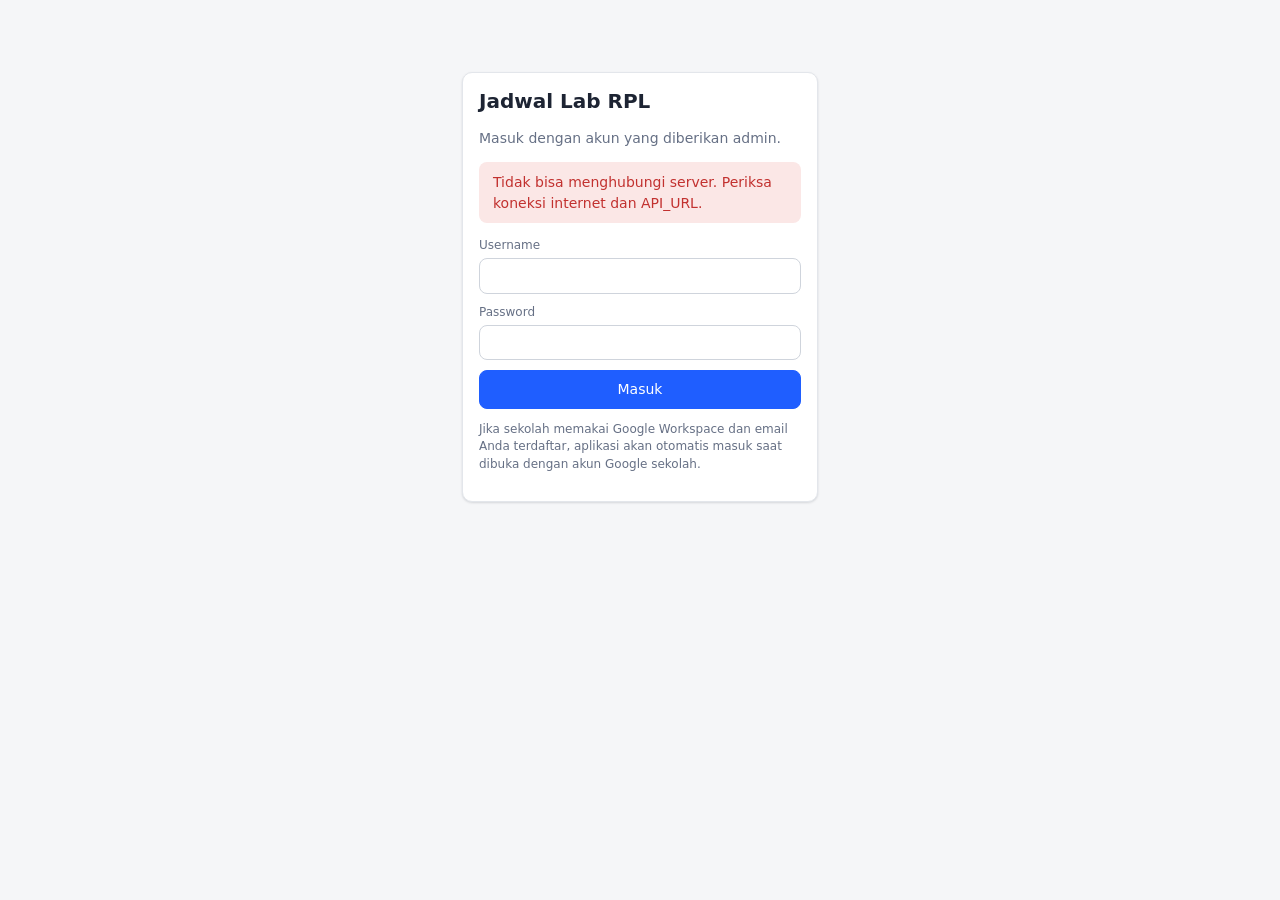
<file: jadwal-lab-rpl/index.html>
<!DOCTYPE html>
<html lang="id">
<head>
  <base target="_top">
  <meta charset="utf-8">
  <meta name="viewport" content="width=device-width, initial-scale=1">
  <title>Jadwal Lab RPL</title>
  <link rel="stylesheet" href="css/style.css">
</head>
<body>
  <div id="app"><div class="loading">Memuat aplikasi…</div></div>
  <div id="modal" class="modal hidden"></div>
  <div id="toast"></div>

  <script src="js/config.js"></script>
  <script src="js/api.js"></script>
  <script src="js/app.js"></script>
</body>
</html>
</file>
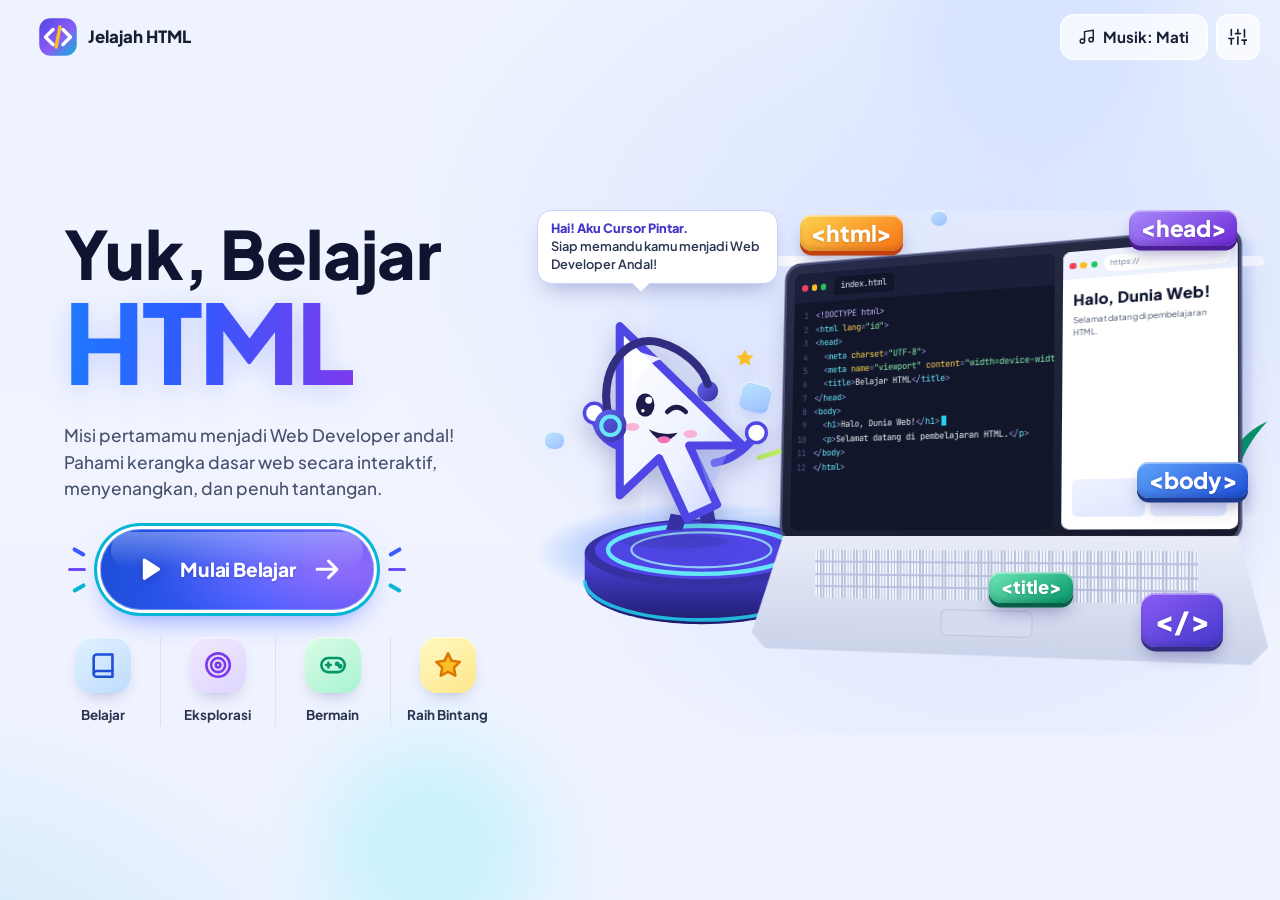
<file: Jelajah HTML/index.html>
<!DOCTYPE html>
<html lang="id">
<head>
  <meta charset="UTF-8">
  <meta name="viewport" content="width=device-width, initial-scale=1.0, viewport-fit=cover">
  <title>Jelajah HTML</title>
  <meta name="description" content="Media pembelajaran interaktif Struktur Dasar HTML5 untuk SMK Kelas XI: apersepsi, materi, lab coding, game, dan evaluasi.">
  <meta name="theme-color" content="#4F46E5">
  <link rel="icon" href="[data-uri]" type="image/svg+xml">
  <!-- Font online (opsional). Jika offline, CSS otomatis memakai font sistem. -->
  <link rel="preconnect" href="https://fonts.googleapis.com">
  <link rel="preconnect" href="https://fonts.gstatic.com" crossorigin>
  <link rel="stylesheet" href="https://fonts.googleapis.com/css2?family=JetBrains+Mono:wght@400;500;700&family=Plus+Jakarta+Sans:wght@400;500;600;700;800&display=swap">
  <style>
/* ==========================================================================
   Pengenalan Struktur Dasar HTML — Stylesheet
   Gaya: Modern EdTech + Playful Coding Adventure
   Struktur: 1. Token  2. Dasar  3. Komponen  4. Layar  5. Animasi  6. Responsif
   ========================================================================== */

/* 1. TOKEN DESAIN ---------------------------------------------------------- */
:root {
  --indigo: #4F46E5;
  --indigo-600: #4338CA;
  --indigo-50: #EEF2FF;
  --indigo-100: #E0E7FF;
  --cyan: #06B6D4;
  --cyan-50: #ECFEFF;
  --cyan-700: #0E7490;
  --violet: #8B5CF6;
  --violet-50: #F5F3FF;
  --yellow: #FBBF24;
  --yellow-50: #FFFBEB;
  --amber-700: #B45309;
  --green: #22C55E;
  --green-700: #15803D;
  --green-50: #F0FDF4;
  --rose: #F43F5E;
  --rose-700: #BE123C;
  --rose-50: #FFF1F2;
  --bg: #F8FAFC;
  --surface: #FFFFFF;
  --text: #172033;
  --muted: #55607A;
  --line: #E2E8F0;
  --line-strong: #CBD5E1;

  --code-bg: #131A33;
  --code-bg-2: #1B2347;
  --code-line: #232C55;

  --grad-main: linear-gradient(135deg, #4F46E5 0%, #8B5CF6 100%);
  --grad-cool: linear-gradient(135deg, #4F46E5 0%, #06B6D4 100%);
  --grad-warm: linear-gradient(135deg, #FBBF24 0%, #F97316 100%);

  --radius-sm: 10px;
  --radius: 16px;
  --radius-lg: 24px;
  --shadow-sm: 0 1px 2px rgba(23, 32, 51, .06), 0 1px 3px rgba(23, 32, 51, .06);
  --shadow: 0 10px 30px -12px rgba(49, 46, 129, .22), 0 2px 6px rgba(23, 32, 51, .05);
  --shadow-lg: 0 24px 60px -20px rgba(49, 46, 129, .35);
  --ring: 0 0 0 3px #fff, 0 0 0 6px var(--cyan);

  --font: "Plus Jakarta Sans", "Inter", "Poppins", system-ui, -apple-system, "Segoe UI", Roboto, Arial, sans-serif;
  --mono: "JetBrains Mono", ui-monospace, "Cascadia Code", Menlo, Consolas, "Liberation Mono", monospace;

  --sidebar-w: 264px;
  --topbar-h: 64px;
  --bottomnav-h: 68px;
  --ease: cubic-bezier(.2, .8, .2, 1);
}

/* 2. DASAR ----------------------------------------------------------------- */
*, *::before, *::after { box-sizing: border-box; }
html { -webkit-text-size-adjust: 100%; scroll-behavior: smooth; }
body {
  margin: 0;
  font-family: var(--font);
  font-size: 16px;
  line-height: 1.6;
  color: var(--text);
  background-color: var(--bg);
  background-image: radial-gradient(rgba(79, 70, 229, .06) 1px, transparent 1px);
  background-size: 22px 22px;
  overflow-x: hidden;
  -webkit-font-smoothing: antialiased;
}
img, svg { display: block; max-width: 100%; }
button, input, select, textarea { font: inherit; color: inherit; }
button { cursor: pointer; }
h1, h2, h3, h4 { line-height: 1.2; margin: 0; letter-spacing: -.01em; }
p { margin: 0; }
code, kbd {
  font-family: var(--mono);
  font-size: .88em;
  background: var(--indigo-50);
  color: var(--indigo-600);
  padding: .1em .4em;
  border-radius: 6px;
  white-space: nowrap;
}
kbd { background: #fff; border: 1px solid var(--line-strong); color: var(--text); box-shadow: 0 1px 0 var(--line-strong); }
[hidden] { display: none !important; }
:focus-visible { outline: none; box-shadow: var(--ring); border-radius: 8px; }
.sr-only { position: absolute; width: 1px; height: 1px; overflow: hidden; clip: rect(0 0 0 0); white-space: nowrap; }

.skip-link {
  position: fixed; left: 12px; top: -60px; z-index: 1000;
  background: var(--indigo); color: #fff; padding: 10px 16px; border-radius: 10px;
  font-weight: 700; text-decoration: none; transition: top .2s;
}
.skip-link:focus { top: 12px; }

/* Ikon */
.ic { width: 1.2em; height: 1.2em; flex: none; stroke: currentColor; fill: none; stroke-width: 2; stroke-linecap: round; stroke-linejoin: round; }
.ic-indigo { color: var(--indigo); }
.ic-yellow { color: #D97706; }
.ic-green { color: var(--green-700); }
.ic-violet { color: var(--violet); }

/* 3. KOMPONEN -------------------------------------------------------------- */

/* Tombol */
.btn {
  --b-bg: var(--surface); --b-fg: var(--text); --b-bd: var(--line-strong);
  display: inline-flex; align-items: center; justify-content: center; gap: .5em;
  min-height: 46px; padding: .65em 1.15em;
  border: 1.5px solid var(--b-bd); border-radius: 14px;
  background: var(--b-bg); color: var(--b-fg);
  font-weight: 700; font-size: .95rem; line-height: 1.2; text-align: center;
  transition: transform .18s var(--ease), box-shadow .18s var(--ease), background-color .18s, border-color .18s, opacity .18s;
  -webkit-tap-highlight-color: transparent;
  user-select: none;
}
.btn:hover { transform: translateY(-2px); box-shadow: var(--shadow); }
.btn:active { transform: translateY(0) scale(.97); box-shadow: none; }
.btn:disabled, .btn[aria-disabled="true"] { opacity: .5; cursor: not-allowed; transform: none; box-shadow: none; }
.btn .ic { width: 1.15em; height: 1.15em; }
.btn-primary { --b-bg: var(--grad-main); --b-fg: #fff; --b-bd: transparent; background: var(--grad-main); box-shadow: 0 8px 20px -8px rgba(79, 70, 229, .7); }
.btn-primary:hover { box-shadow: 0 14px 28px -10px rgba(79, 70, 229, .8); }
.btn-secondary { --b-bg: #fff; --b-fg: var(--indigo-600); --b-bd: var(--indigo-100); }
.btn-secondary:hover { --b-bd: #C7D2FE; background: var(--indigo-50); }
.btn-success { --b-bg: var(--green); --b-fg: #fff; --b-bd: transparent; background: linear-gradient(135deg, #22C55E, #16A34A); box-shadow: 0 8px 20px -8px rgba(22, 163, 74, .65); }
.btn-ghost { --b-bg: transparent; --b-bd: transparent; --b-fg: var(--muted); }
.btn-ghost:hover { background: var(--indigo-50); color: var(--indigo); box-shadow: none; }
.btn-danger-ghost { --b-bg: #fff; --b-fg: var(--rose-700); --b-bd: #FECDD3; }
.btn-danger-ghost:hover { background: var(--rose-50); }
.btn-glass { --b-bg: rgba(255, 255, 255, .72); --b-bd: rgba(255, 255, 255, .9); --b-fg: var(--text); backdrop-filter: blur(8px); }
.btn-glass[aria-pressed="true"] { --b-fg: var(--indigo); --b-bd: #C7D2FE; }
.btn-lg { min-height: 56px; padding: .8em 1.6em; font-size: 1.08rem; border-radius: 18px; }
.btn-sm { min-height: 40px; padding: .45em .9em; font-size: .88rem; border-radius: 12px; }
.btn-icon { width: 44px; min-height: 44px; padding: 0; border-radius: 12px; }
.btn-icon .ic { width: 1.3em; height: 1.3em; }
.btn-code {
  --b-bg: rgba(255, 255, 255, .06); --b-fg: #C7D2FE; --b-bd: rgba(255, 255, 255, .12);
  min-height: 38px; padding: .4em .8em; font-size: .84rem; border-radius: 10px;
}
.btn-code:hover { background: rgba(255, 255, 255, .12); box-shadow: none; }
.btn-code-run { --b-bg: var(--cyan); --b-fg: #04252B; --b-bd: transparent; background: var(--cyan); }
.btn-code-run:hover { background: #22D3EE; }
.btn.is-pulse { animation: pulse-ring 1.6s infinite; }

/* Kartu */
.card {
  background: var(--surface);
  border: 1px solid var(--line);
  border-radius: var(--radius-lg);
  box-shadow: var(--shadow-sm);
  padding: 20px;
}

/* Chip */
.chip {
  display: inline-flex; align-items: center; gap: .4em;
  padding: .35em .75em; border-radius: 999px;
  font-size: .86rem; font-weight: 600; background: #fff; border: 1px solid var(--line);
  white-space: nowrap;
}
.chip-xp { color: var(--indigo-600); background: var(--indigo-50); border-color: var(--indigo-100); }
.chip-star { color: var(--amber-700); background: var(--yellow-50); border-color: #FDE68A; }
.chip-star .ic { fill: var(--yellow); stroke: #D97706; }
.chip.bump { animation: bump .5s var(--ease); }

/* Progress bar */
.bar { height: 10px; border-radius: 999px; background: var(--indigo-50); overflow: hidden; position: relative; }
.bar > span {
  display: block; height: 100%; width: var(--p, 0%);
  background: var(--grad-cool); border-radius: inherit;
  transition: width .7s var(--ease);
  background-size: 200% 100%;
  animation: shimmer 3s linear infinite;
}
.bar-lg { height: 12px; margin: 10px 0 18px; }

/* Brand */
.brand { display: flex; align-items: center; gap: 10px; }
.brand img { width: 40px; height: 40px; }
.brand-text { display: flex; flex-direction: column; line-height: 1.15; }
.brand-text strong { font-size: 1.05rem; font-weight: 800; }
.brand-text small { font-size: .76rem; color: var(--muted); font-weight: 600; }

/* Maskot Cursor Pintar */
.mascot { width: 92px; flex: none; position: relative; }
.mascot-sm { width: 58px; }
.mascot-lg { width: 150px; }
.mascot svg { width: 100%; height: auto; overflow: visible; }
.m-float { animation: float 3.4s ease-in-out infinite; transform-origin: 50% 90%; }
.m-shadow { animation: shadow-pulse 3.4s ease-in-out infinite; transform-origin: 78px 200px; }
.m-eyes { animation: blink 4.6s infinite; transform-origin: 64px 82px; }
.m-pupils { transition: transform .35s var(--ease); }
.m-arm-l { transform-origin: 30px 118px; transition: transform .4s var(--ease); }
.m-arm-r { transform-origin: 112px 132px; transition: transform .4s var(--ease); }
.m-mouth, .m-extra, .m-brow { display: none; }
.mascot[data-mood="happy"] .m-mouth-happy,
.mascot[data-mood="wave"] .m-mouth-happy,
.mascot[data-mood="think"] .m-mouth-think,
.mascot[data-mood="encourage"] .m-mouth-encourage,
.mascot[data-mood="celebrate"] .m-mouth-celebrate { display: inline; }
.mascot[data-mood="think"] .m-brow-think,
.mascot[data-mood="encourage"] .m-brow-soft { display: inline; }
.mascot[data-mood="think"] .m-extra-think,
.mascot[data-mood="happy"] .m-extra-happy,
.mascot[data-mood="celebrate"] .m-extra-celebrate,
.mascot[data-mood="encourage"] .m-extra-encourage { display: inline; }
.m-eye { transition: transform .35s var(--ease); }
.mascot[data-mood="think"] .m-eye { transform: translate(2px, -3px); }
.m-wink { display: none; }
.mascot[data-mood="wink"] .m-eye-r { display: none; }
.mascot[data-mood="wink"] .m-wink,
.mascot[data-mood="wink"] .m-mouth-happy,
.mascot[data-mood="wink"] .m-extra-happy { display: inline; }
.mascot[data-mood="wink"] .m-arm-r { animation: point 1.8s ease-in-out infinite; }
.mascot[data-mood="wink"] .m-arm-l { animation: wave 2.4s ease-in-out infinite; }
.mascot[data-mood="think"] .m-arm-r { transform: rotate(-38deg); }
.mascot[data-mood="wave"] .m-arm-l { animation: wave 1.3s ease-in-out infinite; }
.mascot[data-mood="happy"] .m-arm-r { animation: point 1.8s ease-in-out infinite; }
.mascot[data-mood="celebrate"] .m-arm-l { transform: rotate(38deg); }
.mascot[data-mood="celebrate"] .m-arm-r { transform: rotate(-58deg); }
.mascot[data-mood="celebrate"] .m-float { animation: bounce-big .9s ease-in-out infinite; }
.mascot[data-mood="encourage"] .m-arm-r { transform: rotate(-70deg); }
.mascot.react svg { animation: react .55s var(--ease); }
.m-extra-think circle { animation: dots 1.4s infinite; }
.m-extra-think circle:nth-child(2) { animation-delay: .2s; }
.m-extra-think circle:nth-child(3) { animation-delay: .4s; }
.m-extra-celebrate path, .m-extra-happy path { animation: twinkle 1.2s ease-in-out infinite; transform-box: fill-box; transform-origin: center; }
.m-extra-celebrate path:nth-child(2n) { animation-delay: .3s; }

/* Balon percakapan & pemandu */
.bubble {
  position: relative;
  background: #fff;
  border: 1.5px solid var(--indigo-100);
  border-radius: 18px;
  padding: 12px 16px;
  font-size: .95rem;
  font-weight: 500;
  color: var(--text);
  box-shadow: var(--shadow);
  max-width: 520px;
}
.bubble.pop { animation: pop .45s var(--ease); }
.guide { display: flex; align-items: center; gap: 14px; margin: 0 0 20px; }
.guide .bubble::before {
  content: ""; position: absolute; left: -9px; top: 50%; width: 16px; height: 16px;
  background: #fff; border-left: 1.5px solid var(--indigo-100); border-bottom: 1.5px solid var(--indigo-100);
  transform: translateY(-50%) rotate(45deg); border-radius: 0 0 0 4px;
}
.guide-vertical { flex-direction: column; align-items: center; text-align: center; margin: 0; }
.guide-vertical .bubble::before { left: 50%; top: auto; bottom: -9px; transform: translateX(-50%) rotate(-45deg); }
.guide-vertical .bubble { order: -1; }
.guide-panel { margin: 0; padding: 14px; background: var(--violet-50); border-radius: var(--radius); border: 1px solid #EDE9FE; }

/* Umpan balik */
.feedback {
  display: flex; align-items: flex-start; gap: 10px;
  margin-top: 14px; padding: 12px 14px;
  border-radius: 14px; font-weight: 600; font-size: .95rem;
  border: 1.5px solid transparent;
  animation: slide-up .35s var(--ease);
}
.feedback .ic { width: 1.4em; height: 1.4em; margin-top: 1px; }
.feedback.ok { background: var(--green-50); color: var(--green-700); border-color: #BBF7D0; }
.feedback.bad { background: var(--rose-50); color: var(--rose-700); border-color: #FECDD3; }
.feedback.info { background: var(--indigo-50); color: var(--indigo-600); border-color: var(--indigo-100); }
.feedback.warn { background: var(--yellow-50); color: var(--amber-700); border-color: #FDE68A; }
.feedback p + p { margin-top: 4px; font-weight: 500; }

.explain-box {
  display: flex; gap: 12px; align-items: flex-start;
  margin-top: 14px; padding: 14px 16px; border-radius: 14px;
  background: var(--cyan-50); border: 1px solid #A5F3FC; color: #164E63;
  animation: slide-up .4s var(--ease);
}
.explain-box .ic { width: 1.5em; height: 1.5em; color: var(--cyan-700); margin-top: 2px; }

.action-row { display: flex; flex-wrap: wrap; gap: 10px; margin-top: 16px; }
.action-center { justify-content: center; }
.action-col { display: flex; flex-direction: column; gap: 0; margin-top: 14px; }
.action-col > .btn { width: 100%; }
.action-col .action-row { margin-top: 10px; }
.action-col .action-row .btn { flex: 1; }

/* Opsi jawaban */
.q-fieldset { border: 0; margin: 0; padding: 0; min-width: 0; }
.q-prompt { font-size: 1.12rem; font-weight: 700; padding: 0; margin-bottom: 14px; line-height: 1.4; }
.option-list { display: grid; gap: 10px; }
.option {
  display: flex; align-items: center; gap: 12px; width: 100%;
  min-height: 56px; padding: 10px 14px;
  border: 1.5px solid var(--line); border-radius: 16px; background: #fff;
  text-align: left; font-weight: 600; font-size: .98rem; line-height: 1.35;
  transition: border-color .18s, background-color .18s, transform .18s var(--ease), box-shadow .18s;
}
.option:hover:not(:disabled) { border-color: #A5B4FC; background: var(--indigo-50); transform: translateX(3px); }
.option:active:not(:disabled) { transform: scale(.99); }
.option:disabled { cursor: default; }
.opt-letter {
  flex: none; display: grid; place-items: center; width: 34px; height: 34px;
  border-radius: 10px; background: var(--indigo-50); color: var(--indigo); font-weight: 800;
  transition: background-color .18s, color .18s;
}
.opt-text { flex: 1; min-width: 0; overflow-wrap: anywhere; }
.opt-text code { white-space: normal; }
.opt-status { flex: none; display: inline-flex; align-items: center; gap: 4px; font-size: .82rem; font-weight: 700; }
.option.is-selected { border-color: var(--indigo); background: var(--indigo-50); box-shadow: 0 0 0 3px rgba(79, 70, 229, .12); }
.option.is-selected .opt-letter { background: var(--indigo); color: #fff; }
.option.is-correct { border-color: var(--green); background: var(--green-50); color: #14532D; }
.option.is-correct .opt-letter { background: var(--green); color: #fff; }
.option.is-correct .opt-status { color: var(--green-700); }
.option.is-wrong { border-color: var(--rose); background: var(--rose-50); color: #881337; animation: shake .45s; }
.option.is-wrong .opt-letter { background: var(--rose); color: #fff; }
.option.is-wrong .opt-status { color: var(--rose-700); }
.option.is-dim { opacity: .55; }

/* Jendela kode */
.code-window {
  background: var(--code-bg);
  border-radius: var(--radius-lg);
  overflow: hidden;
  box-shadow: var(--shadow-lg);
  border: 1px solid #0B1024;
  min-width: 0;
  color: #E2E8F0;
}
.code-head {
  display: flex; align-items: center; flex-wrap: wrap; gap: 10px;
  padding: 10px 14px; background: var(--code-bg-2);
  border-bottom: 1px solid rgba(255, 255, 255, .06);
}
.dots { display: inline-flex; gap: 6px; }
.dots i { width: 11px; height: 11px; border-radius: 50%; background: var(--rose); }
.dots i:nth-child(2) { background: var(--yellow); }
.dots i:nth-child(3) { background: var(--green); }
.code-file { display: inline-flex; align-items: center; gap: 6px; font-family: var(--mono); font-size: .8rem; color: #A5B4FC; background: rgba(0, 0, 0, .25); padding: 4px 10px; border-radius: 8px; }
.code-tools { margin-left: auto; display: flex; gap: 8px; flex-wrap: wrap; }
.code-body {
  font-family: var(--mono); font-size: .9rem; line-height: 1.75;
  padding: 12px 0; overflow-x: auto; counter-reset: ln;
  -webkit-overflow-scrolling: touch;
}
.code-line {
  display: flex; align-items: stretch; width: 100%; min-width: max-content;
  border: 0; background: transparent; padding: 0 16px 0 0; text-align: left;
  font-family: inherit; font-size: inherit; line-height: inherit; color: inherit;
  border-left: 4px solid transparent;
  transition: background-color .2s, border-color .2s;
  border-radius: 0;
}
.code-line::before {
  counter-increment: ln; content: counter(ln);
  flex: none; width: 3em; padding-right: 1em; text-align: right; color: #4B5689; user-select: none;
}
.code-line .src { white-space: pre; }
.code-line[data-group="wrap"] { border-left-color: rgba(139, 92, 246, .55); }
.code-line[data-group="head"] { border-left-color: rgba(6, 182, 212, .55); }
.code-line[data-group="body"] { border-left-color: rgba(251, 191, 36, .55); }
button.code-line:hover { background: rgba(255, 255, 255, .05); }
.code-line.is-related { background: rgba(99, 102, 241, .12); }
.code-line.is-active { background: rgba(99, 102, 241, .3); box-shadow: inset 0 0 0 1px rgba(165, 180, 252, .35); }
.code-line.is-active::before { color: #E0E7FF; }
.code-line:focus-visible { box-shadow: inset 0 0 0 2px var(--cyan); border-radius: 0; }
.code-legend { display: flex; flex-wrap: wrap; gap: 14px; padding: 10px 16px 14px; font-size: .8rem; color: #A5B4FC; border-top: 1px solid rgba(255, 255, 255, .06); }
.code-legend span { display: inline-flex; align-items: center; gap: 6px; }
.lg { width: 12px; height: 12px; border-radius: 4px; display: inline-block; }
.lg-wrap { background: var(--violet); }
.lg-head { background: var(--cyan); }
.lg-body { background: var(--yellow); }

/* Pewarnaan sintaks */
.t-doc { color: #C4B5FD; }
.t-punc { color: #8E9BD8; }
.t-tag { color: #67E8F9; }
.t-attr { color: #FCD34D; }
.t-str { color: #86EFAC; }
.t-txt { color: #F1F5F9; }
.t-com { color: #64748B; font-style: italic; }

/* Browser mini */
.browser {
  background: #fff; border-radius: var(--radius-lg); overflow: hidden;
  border: 1px solid var(--line); box-shadow: var(--shadow);
  display: flex; flex-direction: column; min-width: 0;
}
.browser-bar {
  display: flex; align-items: center; gap: 10px; flex-wrap: wrap;
  padding: 10px 12px; background: #F1F5F9; border-bottom: 1px solid var(--line);
}
.browser-tab {
  display: inline-flex; align-items: center; gap: 6px; max-width: 220px;
  background: #fff; padding: 5px 12px; border-radius: 10px 10px 4px 4px;
  font-size: .8rem; font-weight: 600; box-shadow: var(--shadow-sm);
}
.browser-tab span { overflow: hidden; text-overflow: ellipsis; white-space: nowrap; }
.browser-tab.flash { animation: flash-tab .9s var(--ease); }
.browser-url { flex: 1; min-width: 120px; display: inline-flex; align-items: center; gap: 6px; background: #fff; border: 1px solid var(--line); border-radius: 999px; padding: 4px 12px; font-size: .78rem; color: var(--muted); }
.browser-url .ic { width: 1em; height: 1em; color: var(--green-700); }
.browser iframe { width: 100%; height: 260px; border: 0; background: #fff; display: block; }
.browser-note { display: flex; gap: 8px; align-items: center; font-size: .82rem; color: var(--muted); padding: 10px 14px; border-top: 1px solid var(--line); background: #FAFBFF; }
.browser-note .ic { color: var(--indigo); }

/* Tab */
.tabs { display: flex; gap: 8px; margin: 18px 0 16px; padding: 6px; background: #fff; border: 1px solid var(--line); border-radius: 18px; overflow-x: auto; }
.tab {
  flex: 1; display: inline-flex; align-items: center; justify-content: center; gap: 8px;
  min-height: 46px; padding: 8px 14px; border: 0; border-radius: 13px; background: transparent;
  font-weight: 700; color: var(--muted); white-space: nowrap; transition: background-color .2s, color .2s;
}
.tab:hover { background: var(--indigo-50); color: var(--indigo); }
.tab[aria-selected="true"] { background: var(--grad-main); color: #fff; box-shadow: 0 8px 18px -10px rgba(79, 70, 229, .8); }
.tab-done { color: var(--green); background: #fff; border-radius: 50%; padding: 2px; }

/* Switch & form */
.switch { display: flex; align-items: center; gap: 12px; cursor: pointer; font-weight: 600; min-height: 44px; }
.switch input { position: absolute; opacity: 0; width: 1px; height: 1px; }
.switch-ui { flex: none; width: 48px; height: 28px; border-radius: 999px; background: var(--line-strong); position: relative; transition: background-color .2s; }
.switch-ui::after { content: ""; position: absolute; top: 3px; left: 3px; width: 22px; height: 22px; border-radius: 50%; background: #fff; box-shadow: var(--shadow-sm); transition: transform .2s var(--ease); }
.switch input:checked + .switch-ui { background: var(--indigo); }
.switch input:checked + .switch-ui::after { transform: translateX(20px); }
.switch input:focus-visible + .switch-ui { box-shadow: var(--ring); }
.range, .select { display: grid; gap: 6px; font-weight: 600; font-size: .92rem; }
.range input { width: 100%; accent-color: var(--indigo); min-height: 32px; }
.select select { min-height: 46px; border-radius: 12px; border: 1.5px solid var(--line-strong); padding: 0 12px; background: #fff; }

/* Dialog */
.dialog {
  border: 0; padding: 0; border-radius: 26px; width: min(440px, calc(100vw - 32px));
  box-shadow: var(--shadow-lg); color: var(--text); background: #fff;
}
.dialog::backdrop { background: rgba(23, 32, 51, .5); backdrop-filter: blur(4px); }
.dialog[open] { animation: pop .3s var(--ease); }
.dialog-inner { padding: 26px; text-align: center; display: grid; gap: 12px; }
.dialog-inner h2 { font-size: 1.3rem; }
.dialog-inner p { color: var(--muted); }
.dialog-left { text-align: left; }
.dialog-head { display: flex; justify-content: space-between; align-items: center; }
.dialog-head h2 { display: flex; align-items: center; gap: 8px; }
.dialog-icon { width: 64px; height: 64px; margin: 0 auto; display: grid; place-items: center; border-radius: 20px; background: var(--indigo-50); color: var(--indigo); }
.dialog-icon .ic { width: 32px; height: 32px; }
.dialog-icon.tone-danger { background: var(--rose-50); color: var(--rose); }
.dialog-icon.tone-warn { background: var(--yellow-50); color: #D97706; }
.dialog-icon img { width: 56px; }
.dialog-actions { display: flex; gap: 10px; justify-content: center; flex-wrap: wrap; margin-top: 6px; }
.dialog-actions .btn { flex: 1; min-width: 130px; }
.set-group { border: 1px solid var(--line); border-radius: 16px; padding: 12px 16px 16px; display: grid; gap: 10px; margin: 0; }
.set-group legend { font-weight: 800; padding: 0 6px; color: var(--indigo); }
.set-note { display: flex; gap: 8px; font-size: .84rem; }
.reward-art { width: 140px; margin: 0 auto; animation: bounce-in .7s var(--ease); }

/* Toast */
.toast-region { position: fixed; z-index: 900; left: 50%; transform: translateX(-50%); top: 16px; display: grid; gap: 8px; width: min(420px, calc(100vw - 24px)); pointer-events: none; }
.toast {
  display: flex; align-items: center; gap: 10px; padding: 12px 16px;
  background: #172033; color: #fff; border-radius: 16px; box-shadow: var(--shadow-lg);
  font-weight: 700; font-size: .95rem; animation: toast-in .4s var(--ease);
}
.toast .ic { color: var(--yellow); width: 1.4em; height: 1.4em; }
.toast.out { animation: toast-out .35s var(--ease) forwards; }

/* Efek: confetti & bintang */
.fx-layer { position: fixed; inset: 0; pointer-events: none; z-index: 1100; overflow: hidden; }
.confetti { position: absolute; top: -20px; width: 10px; height: 14px; border-radius: 3px; animation: confetti-fall var(--d, 2.6s) cubic-bezier(.25, .6, .4, 1) forwards; }
.star-fx { position: absolute; width: 26px; height: 26px; animation: star-fly .9s var(--ease) forwards; }
.star-fx svg { width: 100%; height: 100%; fill: var(--yellow); stroke: #D97706; stroke-width: 1.5; }

/* Badge */
.badge-art svg { width: 100%; height: auto; }
.badge-art.locked svg { filter: grayscale(1); opacity: .45; }

/* Penyesuaian komponen untuk tata letak layar penuh */
.option { min-height: 48px; padding: 8px 12px; font-size: .92rem; border-radius: 14px; gap: 10px; }
.opt-letter { width: 30px; height: 30px; border-radius: 9px; }
.q-prompt { font-size: clamp(.98rem, 2.4vh, 1.1rem); margin-bottom: 10px; }
.option-list { gap: 8px; }
.feedback { margin-top: 10px; padding: 9px 12px; font-size: .88rem; }
.feedback .ic { width: 1.25em; height: 1.25em; }
.card { padding: 14px; border-radius: 20px; }
.guide { margin: 0; }
.mascot { width: 84px; }
.mascot-sm { width: 52px; }
.mascot-lg { width: 140px; }
.bubble { padding: 10px 14px; font-size: .9rem; }
.code-head { padding: 7px 12px; gap: 8px; }
.code-head .btn-code { min-height: 32px; padding: .3em .7em; font-size: .78rem; }
.browser-bar { padding: 7px 10px; gap: 8px; }
.browser-note { padding: 6px 12px; font-size: .76rem; }
.tabs { padding: 4px; border-radius: 14px; gap: 4px; }
.tab { min-height: 40px; padding: 6px 10px; font-size: .86rem; border-radius: 10px; }
.code-window { border-radius: 18px; }
.browser { border-radius: 18px; }

/* 4. LAYAR — tata letak satu layar penuh (tanpa scroll halaman) ------------ */

/* Kerangka dasar: semua tampilan setinggi layar */
html, body { height: 100%; overflow: hidden; }
body { overscroll-behavior: none; }

/* Wadah yang boleh mengecil di dalam flex/grid */
.fit { min-height: 0; min-width: 0; }

/* Pengaman: bila layar sangat pendek (mis. HP landscape), isi bagian dalam
   boleh digeser di dalam kartunya sendiri — halaman tetap tidak bergulir. */
.stage, .quiz-card, .question-card, .explain-card, .eval-card, .eval-result, .review-body, .tray-wrap, .board, .home-side, .card-hero, .quick-check, .intro-card, .core-card {
  scrollbar-width: thin;
  scrollbar-color: #C7D2FE transparent;
}

/* --- Welcome --- */
.welcome {
  position: relative; height: 100vh; height: 100dvh; overflow: hidden;
  display: flex; flex-direction: column;
  padding: 14px 16px calc(14px + env(safe-area-inset-bottom));
  background:
    radial-gradient(1000px 600px at 90% -10%, rgba(139, 92, 246, .22), transparent 60%),
    radial-gradient(800px 500px at -10% 110%, rgba(6, 182, 212, .2), transparent 60%),
    linear-gradient(180deg, #F8FAFC 0%, #EEF2FF 100%);
}
.welcome-bg { position: absolute; inset: 0; pointer-events: none; }
.ftag {
  position: absolute; font-family: var(--mono); font-weight: 700; font-size: .9rem;
  color: var(--indigo); background: rgba(255, 255, 255, .75); border: 1px solid var(--indigo-100);
  padding: 5px 11px; border-radius: 12px; box-shadow: var(--shadow-sm);
  animation: drift 9s ease-in-out infinite; opacity: .8;
}
.ftag-1 { top: 14%; left: 3%; }
.ftag-2 { top: 74%; left: 6%; animation-delay: -2s; color: var(--cyan-700); }
.ftag-3 { top: 9%; left: 46%; animation-delay: -4s; color: var(--violet); }
.ftag-4 { bottom: 7%; right: 9%; animation-delay: -1s; color: var(--amber-700); }
.ftag-5 { top: 36%; right: 2%; animation-delay: -6s; }
.ftag-6 { bottom: 3%; left: 40%; animation-delay: -3s; color: var(--violet); }
.ftag-7 { top: 52%; left: 1%; animation-delay: -5s; color: var(--green-700); }
.blob { position: absolute; border-radius: 50%; filter: blur(40px); opacity: .5; }
.blob-1 { width: 280px; height: 280px; background: #C4B5FD; top: -80px; right: 20%; animation: drift 14s ease-in-out infinite; }
.blob-2 { width: 220px; height: 220px; background: #A5F3FC; bottom: -60px; left: 25%; animation: drift 12s ease-in-out infinite reverse; }
.welcome-top { position: relative; z-index: 2; flex: none; display: flex; justify-content: space-between; align-items: center; gap: 12px; width: 100%; max-width: 1200px; margin: 0 auto; }
.welcome-tools { display: flex; gap: 8px; }
.welcome-grid {
  position: relative; z-index: 2; flex: 1; min-height: 0; width: 100%; max-width: 1200px; margin: 0 auto;
  display: flex; flex-direction: column; gap: 10px; padding-top: 10px;
}
.welcome-copy { flex: none; }
.welcome-copy > * { animation: rise .8s var(--ease) both; }
.welcome-copy > *:nth-child(2) { animation-delay: .1s; }
.welcome-copy > *:nth-child(3) { animation-delay: .2s; }
.welcome-copy > *:nth-child(4) { animation-delay: .3s; }
.welcome-copy > *:nth-child(5) { animation-delay: .4s; }
.welcome-copy > *:nth-child(6) { animation-delay: .5s; }
.welcome-copy > .welcome-title:first-child { margin-top: 0; }
.eyebrow { display: inline-flex; align-items: center; gap: 8px; padding: 5px 12px; border-radius: 999px; background: #fff; border: 1px solid var(--indigo-100); color: var(--indigo-600); font-size: .78rem; font-weight: 700; box-shadow: var(--shadow-sm); }
.welcome-title { font-size: clamp(1.85rem, min(6.4vw, 7.4vh), 3.9rem); font-weight: 800; letter-spacing: -.03em; margin: 12px 0 6px; line-height: 1.06; }
.grad-text { background: var(--grad-main); -webkit-background-clip: text; background-clip: text; color: transparent; }
.welcome-sub { font-size: clamp(1rem, min(3.2vw, 3.2vh), 1.4rem); font-weight: 700; color: var(--indigo-600); }
.welcome-pills { list-style: none; padding: 0; margin: clamp(10px, 2.4vh, 22px) 0; display: flex; flex-wrap: wrap; gap: 8px; }
.welcome-pills li { display: inline-flex; align-items: center; gap: 6px; padding: 6px 12px; border-radius: 999px; background: #fff; border: 1px solid var(--line); font-weight: 700; font-size: .86rem; box-shadow: var(--shadow-sm); }
.welcome-pills li:nth-child(1) .ic { color: var(--indigo); }
.welcome-pills li:nth-child(2) .ic { color: var(--cyan-700); }
.welcome-pills li:nth-child(3) .ic { color: var(--violet); }
.welcome-pills li:nth-child(4) .ic { color: #D97706; fill: var(--yellow); }
.welcome-actions { display: flex; flex-wrap: wrap; align-items: center; gap: 12px; }
/* Tombol "Mulai Belajar" — pil gradasi biru-ungu, kilau, percikan, panah bergerak */
.start-wrap { position: relative; display: inline-flex; align-items: center; gap: 14px; animation: rise .8s var(--ease) both .4s; }
.start-btn {
  position: relative; overflow: hidden; isolation: isolate;
  display: inline-flex; align-items: center; gap: 16px;
  min-height: 64px; padding: 0 30px 0 26px; border-radius: 999px;
  border: 1.5px solid rgba(255, 255, 255, .35);
  background: linear-gradient(100deg, #1D4ED8 0%, #3B5BFF 38%, #6D4BF5 72%, #A855F7 100%);
  background-size: 160% 100%; background-position: 0% 50%;
  color: #fff; font-family: inherit; font-size: 1.22rem; font-weight: 800; letter-spacing: -.01em; cursor: pointer;
  box-shadow:
    inset 0 1.5px 0 rgba(255, 255, 255, .45),
    inset 0 -6px 14px rgba(30, 27, 120, .35),
    0 14px 30px -10px rgba(59, 91, 255, .75),
    0 4px 10px -2px rgba(109, 75, 245, .35);
  transition: transform .25s var(--ease), box-shadow .25s var(--ease), background-position .6s var(--ease);
  animation: start-breathe 3s ease-in-out infinite 1.4s;
  -webkit-tap-highlight-color: transparent;
}
.start-btn::before {
  content: ""; position: absolute; inset: 1.5px 10px auto 10px; height: 46%; border-radius: 999px; z-index: -1;
  background: linear-gradient(180deg, rgba(255, 255, 255, .32), rgba(255, 255, 255, 0));
}
.start-btn::after {
  content: ""; position: absolute; inset: -2px; border-radius: inherit; z-index: -2;
  background: radial-gradient(120% 140% at 85% 50%, rgba(192, 132, 252, .55), transparent 55%);
}
.start-shine {
  position: absolute; top: -20%; bottom: -20%; left: -40%; width: 30%; z-index: 0; pointer-events: none;
  background: linear-gradient(100deg, transparent, rgba(255, 255, 255, .55), transparent);
  transform: skewX(-20deg); animation: start-shine 3.6s ease-in-out infinite 1.6s;
}
.start-play { position: relative; z-index: 1; width: 28px; height: 28px; fill: #fff; filter: drop-shadow(0 2px 4px rgba(30, 27, 120, .35)); animation: start-play 3s ease-in-out infinite 1.4s; }
.start-label { position: relative; z-index: 1; text-shadow: 0 1px 2px rgba(30, 27, 120, .3); }
.start-arrow { position: relative; z-index: 1; width: 26px; height: 26px; fill: none; stroke: #fff; stroke-width: 2.4; stroke-linecap: round; stroke-linejoin: round; animation: start-arrow 1.6s ease-in-out infinite 1.4s; }
.start-btn:hover { transform: translateY(-3px) scale(1.02); background-position: 100% 50%;
  box-shadow: inset 0 1.5px 0 rgba(255, 255, 255, .5), inset 0 -6px 14px rgba(30, 27, 120, .3), 0 20px 38px -10px rgba(91, 75, 255, .85), 0 6px 14px -2px rgba(168, 85, 247, .45); }
.start-btn:hover .start-arrow { animation-duration: .8s; }
.start-btn:active { transform: translateY(0) scale(.96); transition-duration: .08s; }
.start-btn:focus-visible { outline: none; box-shadow: 0 0 0 3px #fff, 0 0 0 6px var(--cyan), 0 14px 30px -10px rgba(59, 91, 255, .75); border-radius: 999px; }
.start-sparks { position: relative; width: 22px; height: 56px; flex: none; }
.start-sparks i { position: absolute; display: block; height: 3.5px; border-radius: 4px; transform-origin: center; }
.start-sparks i:nth-child(1) { width: 14px; top: 8px; background: #3B5BFF; }
.start-sparks i:nth-child(2) { width: 18px; top: 26px; background: #6D4BF5; }
.start-sparks i:nth-child(3) { width: 14px; top: 44px; background: #06B6D4; }
.start-sparks-l i { right: 0; }
.start-sparks-r i { left: 0; }
.start-sparks-l i:nth-child(1) { transform: rotate(30deg); }
.start-sparks-l i:nth-child(3) { transform: rotate(-30deg); }
.start-sparks-r i:nth-child(1) { transform: rotate(-30deg); }
.start-sparks-r i:nth-child(3) { transform: rotate(30deg); }
.start-sparks i { animation: start-spark 1.8s ease-in-out infinite 1.4s; }
.start-sparks i:nth-child(2) { animation-delay: 1.55s; }
.start-sparks i:nth-child(3) { animation-delay: 1.7s; }
.start-wrap:hover .start-sparks i { animation-duration: .9s; }
@keyframes start-breathe { 0%, 100% { box-shadow: inset 0 1.5px 0 rgba(255,255,255,.45), inset 0 -6px 14px rgba(30,27,120,.35), 0 14px 30px -10px rgba(59,91,255,.75), 0 4px 10px -2px rgba(109,75,245,.35); }
  50% { box-shadow: inset 0 1.5px 0 rgba(255,255,255,.45), inset 0 -6px 14px rgba(30,27,120,.35), 0 18px 40px -8px rgba(124,92,255,.9), 0 0 0 6px rgba(109,75,245,.12); } }
@keyframes start-shine { 0% { left: -40%; } 45%, 100% { left: 130%; } }
@keyframes start-arrow { 0%, 100% { transform: translateX(0); } 50% { transform: translateX(6px); } }
@keyframes start-play { 0%, 100% { transform: scale(1); } 50% { transform: scale(1.12); } }
@keyframes start-spark { 0%, 100% { opacity: .35; scale: .55 1; } 50% { opacity: 1; scale: 1 1; } }
@media (max-width: 420px) {
  .start-wrap { gap: 8px; width: 100%; justify-content: center; }
  .start-btn { min-height: 56px; padding: 0 22px 0 20px; gap: 12px; font-size: 1.08rem; }
  .start-play { width: 24px; height: 24px; }
  .start-arrow { width: 22px; height: 22px; }
  .start-sparks { width: 16px; height: 48px; }
  .start-sparks i:nth-child(1) { width: 11px; top: 7px; }
  .start-sparks i:nth-child(2) { width: 14px; top: 22px; }
  .start-sparks i:nth-child(3) { width: 11px; top: 37px; }
}
.welcome-progress { font-weight: 700; color: var(--green-700); font-size: .9rem; }
.welcome-note { display: flex; align-items: center; gap: 8px; margin-top: 12px; font-size: .84rem; color: var(--muted); }
.welcome-art { position: relative; flex: 1; min-height: 0; width: 100%; display: flex; justify-content: center; align-items: center; }
.hero-img { width: 100%; height: 100%; max-width: 560px; object-fit: contain; animation: float 6s ease-in-out infinite; }
.welcome-mascot { position: absolute; left: 0; bottom: 0; display: flex; flex-direction: column; align-items: flex-start; gap: 4px; }
.welcome-mascot .mascot { width: clamp(64px, 14vh, 150px); }
.bubble-welcome { max-width: 230px; font-size: .86rem; margin-left: 26px; animation: pop .6s var(--ease) both 1s; display: none; }
.bubble-welcome::after { content: ""; position: absolute; left: 30px; bottom: -9px; width: 16px; height: 16px; background: #fff; border-right: 1.5px solid var(--indigo-100); border-bottom: 1.5px solid var(--indigo-100); transform: rotate(45deg); border-radius: 0 0 4px 0; }

/* --- Shell aplikasi --- */
.shell {
  height: 100vh; height: 100dvh; overflow: hidden;
  display: grid; grid-template-columns: minmax(0, 1fr);
  grid-template-rows: var(--topbar-h) minmax(0, 1fr) auto;
}
.sidebar { display: none; }
.topbar {
  grid-row: 1; z-index: 50;
  display: flex; align-items: center; justify-content: space-between; gap: 8px;
  padding: 0 10px; background: rgba(255, 255, 255, .9); backdrop-filter: blur(12px);
  border-bottom: 1px solid var(--line); min-width: 0;
}
.topbar-left { display: flex; align-items: center; gap: 8px; min-width: 0; }
.topbar-logo { width: 32px; height: 32px; flex: none; }
.topbar-right { display: flex; align-items: center; gap: 2px; flex: none; }
.breadcrumb { min-width: 0; }
.breadcrumb ol { list-style: none; margin: 0; padding: 0; display: flex; align-items: center; gap: 6px; font-size: .88rem; min-width: 0; }
.breadcrumb li { white-space: nowrap; overflow: hidden; text-overflow: ellipsis; }
.crumb-root { color: var(--muted); display: none; }
.crumb-root::after { content: "›"; margin-left: 6px; color: var(--line-strong); }
#crumb-current { font-weight: 800; }
.main {
  grid-row: 2; min-height: 0; min-width: 0; overflow: hidden; outline: none;
  display: flex; flex-direction: column;
  padding: 12px 12px 10px; width: 100%; max-width: 1440px; margin: 0 auto;
}
.screen { flex: 1; min-height: 0; display: flex; flex-direction: column; gap: 10px; animation: screen-in .45s var(--ease); }
.screen-head { flex: none; display: flex; align-items: center; flex-wrap: wrap; gap: 6px 10px; min-width: 0; }
.step-pill { flex: none; padding: 3px 10px; border-radius: 999px; background: var(--grad-main); color: #fff; font-size: .74rem; font-weight: 800; letter-spacing: .02em; white-space: nowrap; }
.screen-title { font-size: clamp(1.02rem, min(2.6vw, 3.6vh), 1.7rem); font-weight: 800; letter-spacing: -.02em; outline: none; line-height: 1.2; min-width: 0; }
.kicker { display: flex; align-items: center; flex-wrap: wrap; gap: 8px; font-size: .76rem; font-weight: 700; text-transform: uppercase; letter-spacing: .06em; color: var(--muted); margin-bottom: 4px; }
.section-title { font-size: .95rem; font-weight: 800; margin: 0; flex: none; }

/* --- Sistem langkah (stage) --- */
.stages { flex: 1; min-height: 0; position: relative; }
.stage { position: absolute; inset: 0; display: flex; flex-direction: column; gap: 10px; overflow: auto; animation: stage-in .4s var(--ease); }
.stage-bar { flex: none; display: flex; align-items: center; gap: 10px; padding-top: 2px; }
.stage-bar .btn { min-height: 42px; }
.stage-info { flex: 1; min-width: 0; display: flex; flex-direction: column; align-items: center; gap: 4px; }
.stage-dots { display: flex; gap: 6px; }
.stage-dots span { width: 26px; height: 6px; border-radius: 6px; background: var(--line); transition: background-color .3s, width .3s; }
.stage-dots span.on { background: var(--indigo); width: 38px; }
.stage-dots span.seen { background: #A5B4FC; }
.stage-label { font-size: .78rem; font-weight: 700; color: var(--muted); white-space: nowrap; overflow: hidden; text-overflow: ellipsis; max-width: 100%; }

/* Navigasi */
.nav-item {
  display: flex; align-items: center; gap: 12px; width: 100%;
  min-height: 46px; padding: 9px 14px; border: 0; border-radius: 14px; background: transparent;
  font-weight: 700; color: var(--muted); text-align: left; position: relative;
  transition: background-color .2s, color .2s;
}
.nav-item .ic { width: 1.3em; height: 1.3em; }
.nav-item:hover { background: var(--indigo-50); color: var(--indigo); }
.nav-item[aria-current="page"] { background: var(--grad-main); color: #fff; box-shadow: 0 10px 22px -12px rgba(79, 70, 229, .9); }
.nav-status { margin-left: auto; display: grid; place-items: center; width: 22px; height: 22px; border-radius: 50%; border: 2px solid var(--line-strong); }
.nav-status.done { background: var(--green); border-color: var(--green); color: #fff; }
.nav-status.done .ic { width: 14px; height: 14px; stroke-width: 3; }
.nav-status.part { border-color: var(--yellow); background: conic-gradient(var(--yellow) 50%, transparent 0); }
.nav-item[aria-current="page"] .nav-status { border-color: rgba(255, 255, 255, .7); }
.bottom-nav {
  grid-row: 3; z-index: 60;
  background: rgba(255, 255, 255, .97);
  border-top: 1px solid var(--line); padding: 4px 4px calc(4px + env(safe-area-inset-bottom));
}
.bottom-nav ul { list-style: none; margin: 0; padding: 0; display: grid; grid-template-columns: repeat(6, 1fr); gap: 2px; }
.bn-item {
  width: 100%; min-height: 50px; border: 0; background: transparent; border-radius: 12px;
  display: flex; flex-direction: column; align-items: center; justify-content: center; gap: 1px;
  font-size: .66rem; font-weight: 700; color: var(--muted); position: relative; padding: 3px 0;
}
.bn-item .ic { width: 21px; height: 21px; }
.bn-item[aria-current="page"] { color: var(--indigo); background: var(--indigo-50); }
.bn-item[aria-current="page"]::before { content: ""; position: absolute; top: -4px; width: 28px; height: 4px; border-radius: 0 0 4px 4px; background: var(--grad-main); }
.bn-dot { position: absolute; top: 5px; right: calc(50% - 18px); width: 9px; height: 9px; border-radius: 50%; background: var(--green); border: 2px solid #fff; }
.only-mobile { display: inline-flex; }

/* --- Home --- */
.screen-home { gap: 0; }
.home-layout { flex: 1; min-height: 0; display: flex; flex-direction: column; gap: 10px; }
.card-hero {
  flex: none; display: flex; flex-direction: column; gap: 10px; position: relative; overflow: hidden;
  background: linear-gradient(135deg, #fff 0%, #F5F3FF 60%, #ECFEFF 100%); padding: 14px 16px;
}
.card-hero::after { content: ""; position: absolute; right: -60px; top: -60px; width: 200px; height: 200px; border-radius: 50%; background: radial-gradient(circle, rgba(139, 92, 246, .18), transparent 70%); pointer-events: none; }
.hero-top { display: flex; align-items: center; gap: 12px; }
.hero-copy { flex: 1; min-width: 0; }
.hero-lead { margin-top: 4px; color: var(--muted); font-size: .9rem; display: none; }
.hero-actions { display: flex; gap: 10px; }
.hero-actions .btn { flex: 1; }
.home-ring { position: relative; width: 72px; height: 72px; flex: none; }
.home-ring svg { width: 100%; height: 100%; transform: rotate(-90deg); }
.ring-bg { fill: none; stroke: var(--indigo-100); stroke-width: 12; }
.ring-fg { fill: none; stroke: var(--indigo); stroke-width: 12; stroke-linecap: round; stroke-dasharray: 314.16; stroke-dashoffset: 314.16; transition: stroke-dashoffset 1s var(--ease); }
.home-ring-text { position: absolute; inset: 0; display: grid; place-content: center; text-align: center; }
.home-ring-text strong { font-size: 1.05rem; font-weight: 800; line-height: 1; }
.home-ring-text span { font-size: .62rem; color: var(--muted); font-weight: 600; }
.guide-hero { display: none; margin: 0; }
.stat-row { display: none; grid-template-columns: repeat(4, 1fr); gap: 8px; }
.stat { display: flex; align-items: center; gap: 8px; padding: 8px; background: rgba(255, 255, 255, .8); border: 1px solid var(--line); border-radius: 14px; }
.stat-ic { width: 34px; height: 34px; padding: 7px; border-radius: 10px; background: var(--indigo-50); flex: none; }
.stat-ic.ic-yellow { background: var(--yellow-50); fill: var(--yellow); }
.stat-ic.ic-green { background: var(--green-50); }
.stat-ic.ic-violet { background: var(--violet-50); }
.stat strong { display: block; font-size: 1.05rem; font-weight: 800; line-height: 1.1; }
.stat span { font-size: .72rem; color: var(--muted); font-weight: 600; }
.home-side { flex: 1; min-height: 0; display: flex; flex-direction: column; gap: 8px; overflow: auto; }
.home-side .section-title { display: none; }
.module-grid { list-style: none; padding: 0; margin: 0; display: grid; grid-template-columns: 1fr 1fr; gap: 8px; flex: 1; min-height: 0; grid-auto-rows: minmax(0, 1fr); }
.module-grid li { min-height: 0; }
.module-card {
  display: flex; flex-direction: column; gap: 6px; height: 100%; min-height: 0;
  padding: 10px 12px; border-radius: 18px; background: #fff; border: 1px solid var(--line);
  box-shadow: var(--shadow-sm); transition: transform .2s var(--ease), box-shadow .2s;
  position: relative; overflow: hidden; text-align: left; width: 100%; font: inherit; color: inherit; cursor: pointer;
}
.module-card:hover { transform: translateY(-2px); box-shadow: var(--shadow); }
.module-card::before { content: ""; position: absolute; inset: 0 0 auto 0; height: 4px; background: var(--accent, var(--grad-main)); }
.module-top { display: flex; align-items: center; gap: 10px; min-width: 0; }
.module-icon { width: 36px; height: 36px; border-radius: 11px; display: grid; place-items: center; background: var(--soft, var(--indigo-50)); color: var(--tone, var(--indigo)); flex: none; }
.module-icon .ic { width: 20px; height: 20px; }
.module-num { font-size: .66rem; font-weight: 800; color: var(--muted); text-transform: uppercase; letter-spacing: .06em; line-height: 1.2; }
.module-card .m-title { display: block; font-size: .88rem; font-weight: 800; line-height: 1.2; }
.module-card .module-num { display: block; }
.code-body { position: relative; }
.module-card .module-desc { font-size: .84rem; color: var(--muted); display: none; }
.module-status { position: absolute; top: 10px; right: 10px; color: var(--line-strong); }
.module-status .ic { width: 20px; height: 20px; }
.module-card.is-done .module-status { color: var(--green); }
.module-foot { display: none; align-items: center; justify-content: space-between; gap: 8px; margin-top: auto; }
.status-pill { display: inline-flex; align-items: center; gap: 5px; padding: 3px 9px; border-radius: 999px; font-size: .74rem; font-weight: 700; background: #F1F5F9; color: var(--muted); }
.status-pill .ic { width: 1.05em; height: 1.05em; }
.status-pill.done { background: var(--green-50); color: var(--green-700); }
.go-label { display: inline-flex; align-items: center; gap: 4px; font-size: .8rem; font-weight: 800; color: var(--indigo); }
.badge-grid { flex: none; display: grid; grid-template-columns: 1fr 1fr; gap: 8px; }
.badge-card { display: flex; align-items: center; gap: 10px; padding: 8px 10px; border-radius: 16px; }
.badge-card .badge-art { width: 40px; flex: none; }
.badge-card h4 { font-size: .8rem; font-weight: 800; line-height: 1.2; }
.badge-card p { font-size: .76rem; color: var(--muted); margin-top: 2px; display: none; }
.badge-card.is-unlocked { background: linear-gradient(135deg, #fff, var(--yellow-50)); border-color: #FDE68A; }
.home-footer { flex: none; display: flex; flex-wrap: wrap; align-items: center; justify-content: flex-end; gap: 6px; }
.home-footer .btn { min-height: 36px; font-size: .78rem; padding: .35em .7em; }
.storage-note { display: flex; align-items: center; gap: 6px; font-size: .78rem; color: var(--amber-700); background: var(--yellow-50); padding: 6px 10px; border-radius: 10px; margin-right: auto; }

/* --- Apersepsi --- */
.guide-compact { margin: 0; gap: 10px; flex: none; }
.guide-compact .bubble { padding: 8px 12px; font-size: .86rem; }
.guide-compact .bubble::before { width: 12px; height: 12px; left: -7px; }
.compare-grid { flex: 1; min-height: 0; display: grid; grid-template-rows: 1fr 1fr; gap: 10px; }
.compare-card { margin: 0; padding: 8px; display: flex; flex-direction: column; gap: 6px; min-height: 0; transition: box-shadow .25s, border-color .25s; }
.compare-card.is-chosen-ok { border-color: var(--green); box-shadow: 0 0 0 4px rgba(34, 197, 94, .18), var(--shadow); }
.compare-label { flex: none; display: flex; align-items: center; gap: 8px; font-weight: 800; font-size: .9rem; }
.label-badge { display: grid; place-items: center; width: 26px; height: 26px; border-radius: 8px; color: #fff; font-weight: 800; font-size: .82rem; flex: none; }
.label-a { background: var(--grad-main); }
.label-b { background: var(--grad-warm); }
.compare-media { position: relative; flex: 1; min-height: 0; container-type: size; }
.compare-media img { position: absolute; inset: 0; width: 100%; height: 100%; object-fit: contain; }
.peek-layer { position: absolute; inset: 0; display: grid; place-items: center; pointer-events: none; }
.peek-box { position: relative; width: min(100cqw, 133.33cqh); aspect-ratio: 4 / 3; background: rgba(79, 70, 229, .06); border-radius: 12px; }
.peek-tag { position: absolute; font-family: var(--mono); font-size: clamp(.62rem, 2.2cqw, .85rem); font-weight: 700; color: #fff; background: var(--indigo); padding: 2px 7px; border-radius: 7px; box-shadow: var(--shadow); animation: pop .4s var(--ease) both; white-space: nowrap; }
.peek-tag:nth-child(2) { background: var(--cyan-700); animation-delay: .1s; }
.peek-tag:nth-child(3) { background: var(--violet); animation-delay: .2s; }
.peek-tag:nth-child(4) { background: var(--amber-700); animation-delay: .3s; }
.answer-layout { flex: 1; min-height: 0; display: flex; flex-direction: column; gap: 10px; }
.mini-compare { flex: none; display: grid; grid-template-columns: 1fr 1fr; gap: 8px; height: clamp(64px, 13vh, 120px); }
.mini-card { position: relative; background: #fff; border: 1px solid var(--line); border-radius: 14px; padding: 4px; min-height: 0; transition: border-color .2s, box-shadow .2s; }
.mini-card img { width: 100%; height: 100%; object-fit: contain; }
.mini-card .label-badge { position: absolute; top: 4px; left: 4px; width: 22px; height: 22px; font-size: .74rem; }
.mini-card.is-ok { border-color: var(--green); box-shadow: 0 0 0 3px rgba(34, 197, 94, .2); }
.mini-card.is-bad { border-color: var(--rose); box-shadow: 0 0 0 3px rgba(244, 63, 94, .15); }
.question-card { flex: 1; min-height: 0; overflow: auto; padding: 14px; }
.guide-side { display: none; margin: 0; }
.action-row { display: flex; flex-wrap: wrap; gap: 8px; margin-top: 10px; }
.action-row:empty { display: none; }

/* --- Materi --- */
.intro-grid { flex: 1; min-height: 0; display: flex; flex-direction: column; gap: 10px; }
.intro-card, .core-card { padding: 14px; min-height: 0; overflow: auto; }
.intro-card { flex: none; }
.core-card { flex: 1; display: flex; flex-direction: column; gap: 8px; }
.intro-card h3, .core-card h3 { display: flex; align-items: center; gap: 8px; font-size: 1rem; margin-bottom: 6px; }
.intro-card h3 .ic { color: var(--indigo); }
.core-card h3 .ic { color: #D97706; fill: var(--yellow); }
.intro-card > p { font-size: .9rem; line-height: 1.55; }
.acronym { display: grid; grid-template-columns: repeat(3, 1fr); gap: 6px; margin: 10px 0 0; }
.acronym div { display: flex; flex-direction: column; gap: 2px; padding: 8px 10px; background: var(--indigo-50); border-radius: 12px; min-width: 0; }
.acronym dt { font-weight: 800; color: var(--indigo-600); font-size: .86rem; }
.acronym dt::first-letter { font-size: 1.25em; color: var(--violet); }
.acronym dd { margin: 0; font-size: .74rem; color: #33405C; line-height: 1.35; }
.core-list { list-style: none; counter-reset: core; margin: 0; padding: 0; display: grid; gap: 6px; }
.core-list li { counter-increment: core; display: flex; align-items: center; gap: 8px; flex-wrap: wrap; font-size: .84rem; color: var(--muted); }
.core-list li::before { content: counter(core); width: 22px; height: 22px; border-radius: 7px; display: grid; place-items: center; background: var(--grad-main); color: #fff; font-weight: 800; font-size: .74rem; flex: none; }
.core-list code { font-size: .82rem; }
.core-card .guide-compact { margin-top: auto; display: none; }
.materi-grid { flex: 1; min-height: 0; display: flex; flex-direction: column; gap: 10px; }
.materi-code-window { flex: none; display: flex; flex-direction: column; }
.materi-code-window .code-body { flex: 1; min-height: 0; font-size: .74rem; line-height: 1.5; padding: 6px 0; }
.code-legend { display: none; }
.explain-card { flex: 1; min-height: 0; display: flex; flex-direction: column; gap: 8px; border-top: 4px solid var(--violet); padding: 12px 14px; overflow: auto; }
.explain-card.g-head { border-top-color: var(--cyan); }
.explain-card.g-body { border-top-color: var(--yellow); }
.explain-top { display: flex; align-items: center; gap: 8px; flex-wrap: wrap; }
.btn-icon-sm { width: 36px; min-height: 36px; border-radius: 10px; }
.explain-count { font-size: .8rem; font-weight: 800; color: var(--muted); min-width: 92px; text-align: center; }
.group-pill { margin-left: auto; font-size: .72rem; font-weight: 800; padding: 3px 9px; border-radius: 999px; background: var(--violet-50); color: #6D28D9; }
.group-pill.g-head { background: var(--cyan-50); color: var(--cyan-700); }
.group-pill.g-body { background: var(--yellow-50); color: var(--amber-700); }
.explain-tag { font-family: var(--mono); font-size: 1rem; font-weight: 700; color: var(--indigo-600); background: var(--indigo-50); padding: 7px 12px; border-radius: 11px; overflow-wrap: anywhere; }
.explain-text { font-size: .9rem; line-height: 1.5; }
.explain-analogy { display: flex; gap: 8px; font-size: .84rem; color: #164E63; background: var(--cyan-50); border-radius: 11px; padding: 8px 10px; }
.explain-analogy .ic { color: var(--cyan-700); margin-top: 2px; }
.explain-card.swap > *:not(.explain-top) { animation: fade-swap .35s var(--ease); }
.explain-dots { display: flex; gap: 5px; flex-wrap: wrap; }
.explain-dots span { width: 20px; height: 5px; border-radius: 5px; background: var(--line); transition: background-color .3s; }
.explain-dots span.v { background: #86EFAC; }
.explain-dots span.a { background: var(--indigo); }
.guide-explain { display: none; margin-top: auto; }
.quick-check { flex: 1; min-height: 0; overflow: auto; padding: 14px; display: flex; flex-direction: column; }
.quick-head h3 { display: flex; align-items: center; flex-wrap: wrap; gap: 6px; font-size: 1rem; }
.quick-head h3 > .ic { color: var(--indigo); }
.quick-head p { margin-top: 4px; color: var(--muted); font-size: .86rem; }
.quick-list { list-style: none; padding: 0; margin: 10px 0 0; display: grid; gap: 8px; }
.quick-item { display: flex; align-items: center; gap: 8px; flex-wrap: wrap; padding: 8px 10px; border: 1.5px solid var(--line); border-radius: 14px; transition: border-color .2s, background-color .2s; }
.quick-item code { font-size: .8rem; white-space: normal; overflow-wrap: anywhere; }
.quick-item .q-code { flex: 1 1 200px; min-width: 0; }
.quick-btns { display: flex; gap: 6px; }
.quick-btns .btn { min-height: 38px; padding: .35em .8em; font-family: var(--mono); font-size: .8rem; }
.quick-item.ok { border-color: #86EFAC; background: var(--green-50); }
.quick-item.bad { border-color: #FDA4AF; background: var(--rose-50); }
.quick-state { display: inline-flex; align-items: center; gap: 4px; font-size: .78rem; font-weight: 700; min-width: 64px; }
.quick-item.ok .quick-state { color: var(--green-700); }
.quick-item.bad .quick-state { color: var(--rose-700); }

/* --- Lab --- */
.screen-lab { gap: 8px; }
.screen-lab .screen-head { justify-content: flex-start; }
.mission-strip { display: flex; gap: 6px; margin-left: auto; flex: none; }
.mission-tab {
  display: inline-flex; align-items: center; justify-content: center; gap: 6px;
  min-width: 38px; min-height: 38px; padding: 4px 8px; border-radius: 12px; border: 1.5px solid var(--line);
  background: #fff; font-weight: 800; font-size: .8rem; color: var(--muted); white-space: nowrap;
}
.mission-tab .ic { width: 1.05em; height: 1.05em; }
.mission-tab .m-label { display: none; }
.mission-tab.is-current { border-color: var(--indigo); color: var(--indigo); background: var(--indigo-50); }
.mission-tab.is-done { border-color: #86EFAC; color: var(--green-700); background: var(--green-50); }
.mission-tab.is-locked { opacity: .6; cursor: not-allowed; }
.mission-tab.is-active { box-shadow: 0 0 0 3px rgba(79, 70, 229, .25); }
.mission-card { flex: none; display: grid; grid-template-columns: 1fr auto; gap: 10px; align-items: center; border-left: 5px solid var(--indigo); padding: 10px 12px; }
.mission-card.swap .mission-body { animation: fade-swap .35s var(--ease); }
.mission-icon { display: none; width: 44px; height: 44px; border-radius: 13px; background: var(--grad-main); color: #fff; place-items: center; }
.mission-icon .ic { width: 24px; height: 24px; }
.mission-body { min-width: 0; }
.mission-count { display: flex; align-items: center; gap: 10px; font-size: .72rem; font-weight: 800; color: var(--indigo); text-transform: uppercase; letter-spacing: .05em; }
.mission-bar { flex: 1; max-width: 160px; height: 6px; }
.mission-body h3 { font-size: .98rem; margin: 2px 0; }
.mission-body p#mission-text { color: #33405C; font-size: .84rem; line-height: 1.45; }
.mission-card .btn { min-height: 42px; padding: .5em .8em; }
.lab-feedback { margin-top: 0; flex: none; padding: 8px 12px; font-size: .86rem; }
.lab-switch { flex: none; display: grid; grid-template-columns: 1fr 1fr; gap: 6px; padding: 4px; background: #fff; border: 1px solid var(--line); border-radius: 14px; }
.lab-switch-btn { display: inline-flex; align-items: center; justify-content: center; gap: 6px; min-height: 38px; border: 0; border-radius: 10px; background: transparent; font-weight: 800; font-size: .86rem; color: var(--muted); }
.lab-switch-btn[aria-selected="true"] { background: var(--grad-main); color: #fff; }
.lab-switch-btn .ic { width: 1.1em; height: 1.1em; }
.lab-grid { flex: 1; min-height: 0; display: grid; grid-template-columns: minmax(0, 1fr); grid-template-rows: minmax(0, 1fr); gap: 10px; }
.lab-grid[data-view="code"] .lab-side { display: none; }
.lab-grid[data-view="preview"] .editor-window { display: none; }
.editor-window { display: flex; flex-direction: column; min-height: 0; }
.caret-pos { margin-left: auto; font-family: var(--mono); font-size: .72rem; color: #8E9BD8; }
.lab-toolbar { flex: none; display: flex; flex-wrap: wrap; gap: 6px; padding: 7px 10px; background: #161E3D; border-bottom: 1px solid rgba(255, 255, 255, .06); }
.lab-toolbar .btn { min-height: 34px; padding: .3em .65em; font-size: .78rem; }
.editor { flex: 1; min-height: 0; display: flex; position: relative; background: var(--code-bg); }
.editor-gutter {
  flex: none; width: 2.8em; padding: 10px 0; text-align: right; overflow: hidden;
  font-family: var(--mono); font-size: .8rem; line-height: 1.65; color: #4B5689; user-select: none;
  background: #10162C; border-right: 1px solid rgba(255, 255, 255, .05);
}
.editor-gutter div { padding-right: .7em; }
.editor-gutter div.cur { color: #E0E7FF; }
.editor-area { position: relative; flex: 1; min-width: 0; }
.editor-highlight, .editor-input {
  position: absolute; inset: 0; margin: 0; padding: 10px 12px; border: 0;
  font-family: var(--mono); font-size: .8rem; line-height: 1.65; tab-size: 4;
  white-space: pre; overflow: auto; letter-spacing: 0; word-spacing: 0;
}
.editor-highlight { pointer-events: none; color: #F1F5F9; overflow: hidden; }
.editor-input { background: transparent; color: transparent; caret-color: #67E8F9; resize: none; outline: none; -webkit-text-fill-color: transparent; }
.editor-input::selection { background: rgba(99, 102, 241, .45); -webkit-text-fill-color: transparent; }
.editor-input:focus-visible { box-shadow: inset 0 0 0 2px var(--cyan); border-radius: 0; }
.editor-foot { flex: none; border-top: 1px solid rgba(255, 255, 255, .06); }
.editor-help { display: none; font-size: .72rem; color: #8E9BD8; padding: 0 12px 8px; }
.editor-help kbd { font-size: .68rem; background: #232C55; color: #E0E7FF; border-color: #3B4680; box-shadow: none; padding: 0 .35em; }
.lint { display: flex; flex-wrap: wrap; gap: 5px; padding: 7px 10px; }
.lint-chip { display: inline-flex; align-items: center; gap: 3px; padding: 2px 7px; border-radius: 7px; font-family: var(--mono); font-size: .68rem; font-weight: 700; }
.lint-chip .ic { width: 1.05em; height: 1.05em; }
.lint-chip.ok { background: rgba(34, 197, 94, .15); color: #86EFAC; }
.lint-chip.bad { background: rgba(244, 63, 94, .18); color: #FDA4AF; }
.lab-side { display: flex; flex-direction: column; gap: 10px; min-height: 0; min-width: 0; }
.lab-browser { flex: 1; min-height: 0; }
.lab-browser iframe { flex: 1; min-height: 0; height: auto; }
.guide-lab { display: none; }

/* --- Game --- */
.screen-game { gap: 8px; }
.game-bar { flex: none; display: flex; align-items: center; gap: 8px; }
.game-bar .tabs { flex: 1; margin: 0; }
.game-hud { display: flex; align-items: center; gap: 6px; flex: none; }
.game-hud .chip { padding: .3em .6em; gap: .3em; }
.hud-progress { display: inline-flex; align-items: center; gap: 6px; font-size: .78rem; font-weight: 800; color: var(--muted); }
.hud-progress .bar { width: 70px; height: 8px; }
.tab-panel { flex: 1; min-height: 0; display: flex; flex-direction: column; }
.game-a-grid { flex: 1; min-height: 0; display: flex; flex-direction: column; gap: 8px; }
.board-window { flex: none; display: flex; flex-direction: column; max-height: 62%; }
.slot-count { margin-left: auto; font-size: .74rem; font-weight: 700; color: #A5B4FC; }
.board { flex: 1; min-height: 0; font-family: var(--mono); font-size: .8rem; padding: 6px 0 8px; overflow: auto; }
.board-line { display: flex; align-items: center; gap: 5px; min-height: 34px; padding: 1px 10px 1px 0; min-width: max-content; }
.board-ln { flex: none; width: 2.2em; text-align: right; color: #4B5689; padding-right: .5em; user-select: none; }
.board-indent { flex: none; display: inline-block; width: calc(var(--n) * 1.1em); border-left: 1px dashed rgba(165, 180, 252, .15); align-self: stretch; }
.board-fixed { color: #F1F5F9; white-space: pre; }
.slot {
  min-width: 8.6em; min-height: 30px; padding: 2px 6px;
  border: 2px dashed #3B4680; border-radius: 10px; background: rgba(255, 255, 255, .03);
  display: inline-flex; align-items: center; justify-content: center; gap: 5px;
  color: #6B78B5; font-family: var(--mono); font-size: .72rem; font-weight: 600; cursor: pointer;
  transition: border-color .2s, background-color .2s;
}
.slot:hover, .slot.is-target { border-color: var(--cyan); background: rgba(6, 182, 212, .1); }
.slot.is-ready { border-color: #A5B4FC; animation: slot-breathe 1.4s ease-in-out infinite; }
.slot.is-filled { border-style: solid; border-color: #6366F1; background: rgba(99, 102, 241, .2); color: #fff; padding: 2px; }
.slot.is-correct { border-color: var(--green); background: rgba(34, 197, 94, .18); }
.slot.is-wrong { border-color: var(--rose); background: rgba(244, 63, 94, .18); animation: shake .45s; }
.slot .slot-mark { display: inline-flex; align-items: center; }
.slot .slot-mark:empty { display: none; }
.slot .slot-mark .ic { width: 1.05em; height: 1.05em; }
.slot.is-correct .slot-mark { color: #86EFAC; }
.slot.is-wrong .slot-mark { color: #FDA4AF; }
.tag-card {
  display: inline-flex; align-items: center; gap: 4px;
  min-height: 36px; padding: 4px 10px; border-radius: 10px;
  font-family: var(--mono); font-weight: 700; font-size: .78rem;
  background: #fff; color: var(--indigo-600); border: 1.5px solid var(--indigo-100);
  box-shadow: 0 3px 0 var(--indigo-100);
  touch-action: none; user-select: none; -webkit-user-select: none;
  transition: transform .15s var(--ease), box-shadow .15s, border-color .15s, background-color .15s;
}
.tag-card .grip { color: #A5B4FC; width: 1em; height: 1em; }
.tag-card:hover { transform: translateY(-2px); border-color: #A5B4FC; }
.tag-card.is-selected { background: var(--indigo); color: #fff; border-color: var(--indigo); box-shadow: 0 0 0 4px rgba(79, 70, 229, .25); transform: translateY(-3px); }
.tag-card.is-selected .grip { color: #C7D2FE; }
.tag-card.is-dragging { opacity: .35; }
.tag-card.in-slot { box-shadow: none; min-height: 24px; padding: 1px 8px; font-size: .74rem; cursor: grab; }
.tag-card.place-anim { animation: drop-in .35s var(--ease); }
.drag-ghost { position: fixed; left: 0; top: 0; z-index: 1200; pointer-events: none; box-shadow: var(--shadow-lg) !important; rotate: -3deg; }
.tray-wrap { flex: 1; min-height: 0; display: flex; flex-direction: column; gap: 8px; padding: 10px; overflow: auto; }
.tray-wrap .guide-compact { display: none; }
.tray-help { display: none; font-size: .84rem; color: var(--muted); }
.tray { flex: none; display: flex; flex-wrap: wrap; gap: 7px; min-height: 52px; padding: 8px; border-radius: 14px; background: var(--indigo-50); border: 2px dashed var(--indigo-100); align-content: flex-start; transition: border-color .2s, background-color .2s; }
.tray.is-target { border-color: var(--indigo); background: #E0E7FF; }
.tray-empty { width: 100%; text-align: center; font-size: .82rem; color: var(--muted); align-self: center; font-weight: 600; }
.tray-wrap .feedback { margin-top: 0; padding: 8px 10px; font-size: .84rem; }
.game-actions { flex: none; display: grid; grid-template-columns: 1.3fr 1fr 1fr; gap: 6px; margin-top: auto; }
.game-actions .btn { min-height: 42px; padding: .4em .5em; font-size: .84rem; }
.quiz-layout { flex: 1; min-height: 0; display: flex; gap: 10px; }
.quiz-card { flex: 1; min-height: 0; overflow: auto; padding: 14px; }
.quiz-top { display: flex; justify-content: space-between; align-items: center; gap: 8px; flex-wrap: wrap; margin-bottom: 8px; }
.quiz-num { font-weight: 800; color: var(--indigo); font-size: .86rem; }
.level { font-size: .72rem; font-weight: 800; padding: 3px 9px; border-radius: 999px; }
.level-1 { background: var(--green-50); color: var(--green-700); }
.level-2 { background: var(--yellow-50); color: var(--amber-700); }
.level-3 { background: var(--rose-50); color: var(--rose-700); }
.quiz-dots { display: flex; gap: 5px; margin-bottom: 10px; }
.quiz-dots span { flex: 1; height: 5px; border-radius: 5px; background: var(--line); }
.quiz-dots span.ok { background: var(--green); }
.quiz-dots span.bad { background: var(--rose); }
.quiz-dots span.cur { background: var(--indigo); }
.q-code { margin: 0 0 10px; border-radius: 14px; }
.q-code .code-body { font-size: .72rem; line-height: 1.45; padding: 6px 0; }
.quiz-swap { animation: fade-swap .35s var(--ease); }
.summary { text-align: center; display: grid; gap: 8px; justify-items: center; align-content: center; min-height: 100%; }
.summary .mascot { width: clamp(70px, 14vh, 130px); }
.summary-score { font-size: clamp(2rem, 6vh, 3rem); font-weight: 800; line-height: 1; background: var(--grad-main); -webkit-background-clip: text; background-clip: text; color: transparent; }
.summary h3 { font-size: 1.15rem; }
.summary p { color: var(--muted); max-width: 440px; font-size: .9rem; }
.summary .action-row { justify-content: center; }

/* --- Evaluasi --- */
.eval-view { flex: 1; min-height: 0; }
.eval-intro { display: flex; flex-direction: column; gap: 12px; align-items: center; justify-content: center; overflow: auto; background: linear-gradient(135deg, #fff, var(--indigo-50)); }
.eval-intro-art .mascot { width: clamp(72px, 16vh, 160px); }
.eval-desc { font-weight: 700; font-size: 1rem; margin-bottom: 10px; }
.rule-list { list-style: none; padding: 0; margin: 0; display: grid; gap: 7px; font-size: .9rem; }
.rule-list li { display: flex; gap: 10px; align-items: flex-start; }
.rule-list .ic { color: var(--indigo); margin-top: 3px; }
.eval-run { display: flex; flex-direction: column; gap: 8px; }
.eval-progress { flex: none; background: #fff; border: 1px solid var(--line); border-radius: 18px; padding: 8px 10px; }
.eval-progress-head { display: flex; align-items: center; gap: 10px; font-size: .8rem; font-weight: 700; }
.eval-progress-head .bar { flex: 1; height: 8px; }
.q-nav { display: grid; grid-template-columns: repeat(10, 1fr); gap: 4px; margin-top: 8px; }
.q-nav button {
  min-height: 32px; min-width: 0; padding: 0; border-radius: 9px; border: 1.5px solid var(--line-strong); background: #fff;
  font-weight: 800; font-size: .8rem; color: var(--muted); display: inline-flex; align-items: center; justify-content: center;
  transition: all .2s;
}
.q-nav button:hover { border-color: var(--indigo); color: var(--indigo); }
.q-nav button.answered { background: var(--indigo-50); border-color: #A5B4FC; color: var(--indigo-600); }
.q-nav button[aria-current="step"] { background: var(--indigo); border-color: var(--indigo); color: #fff; }
.q-nav button.flag-empty { border-color: var(--rose); color: var(--rose-700); animation: shake .45s; }
.eval-card { flex: 1; min-height: 0; }
.eval-card .option { min-height: 46px; padding: 7px 12px; }
.eval-actions { flex: none; display: grid; grid-template-columns: auto auto 1fr; gap: 8px; }
.eval-actions .btn { min-height: 44px; }
.eval-actions #eval-submit { justify-self: end; }
.eval-result { display: grid; grid-template-columns: minmax(0, 1fr); align-content: center; justify-items: center; gap: 8px; text-align: center; padding: 14px; overflow: auto; position: relative; }
.eval-result.win { background: radial-gradient(600px 300px at 50% -10%, rgba(251, 191, 36, .22), transparent 70%), #fff; }
.result-left, .result-right { display: grid; justify-items: center; gap: 8px; min-width: 0; }
.result-top { display: flex; align-items: center; justify-content: center; gap: 12px; }
.result-top .mascot { width: clamp(64px, 12vh, 140px); }
.score-ring { position: relative; width: clamp(104px, 20vh, 170px); aspect-ratio: 1; }
.score-ring svg { width: 100%; height: 100%; transform: rotate(-90deg); }
.score-ring .ring-fg { stroke-dasharray: 314.16; transition: stroke-dashoffset 1.4s var(--ease); }
.score-ring-text { position: absolute; inset: 0; display: grid; place-content: center; }
.score-ring-text strong { font-size: clamp(1.8rem, 5vh, 2.8rem); font-weight: 800; line-height: 1; }
.score-ring-text span { font-size: .72rem; color: var(--muted); font-weight: 700; }
.result-stars { display: flex; gap: 6px; justify-content: center; }
.result-stars .ic { width: clamp(24px, 4.4vh, 38px); height: clamp(24px, 4.4vh, 38px); stroke: #CBD5E1; fill: #F1F5F9; }
.result-stars .ic.on { stroke: #D97706; fill: var(--yellow); animation: bounce-in .6s var(--ease) both; }
.result-stars .ic.on:nth-child(2) { animation-delay: .2s; }
.result-stars .ic.on:nth-child(3) { animation-delay: .4s; }
.result-cat { font-size: clamp(1.05rem, 3vh, 1.6rem); font-weight: 800; }
.result-msg { color: var(--muted); max-width: 560px; font-size: .88rem; display: none; }
.appreciation { display: flex; align-items: center; gap: 8px; padding: 8px 14px; border-radius: 14px; background: var(--green-50); border: 1.5px solid #86EFAC; color: var(--green-700); font-weight: 800; font-size: .9rem; animation: bounce-in .7s var(--ease) both .4s; text-align: left; }
.appreciation .ic { width: 1.4em; height: 1.4em; }
.result-stats { display: flex; gap: 6px; flex-wrap: wrap; justify-content: center; }
.result-stats .chip { font-size: .78rem; }
.result-stats .chip .ic { width: 1.05em; height: 1.05em; }
.chip-ok { background: var(--green-50); color: var(--green-700); border-color: #BBF7D0; }
.chip-bad { background: var(--rose-50); color: var(--rose-700); border-color: #FECDD3; }
.result-badge { display: flex; align-items: center; gap: 10px; padding: 6px 12px; border-radius: 16px; background: var(--yellow-50); border: 1px solid #FDE68A; text-align: left; }
.result-badge .badge-art { width: 40px; flex: none; }
.result-badge strong { display: block; font-size: .86rem; }
.result-badge span { font-size: .76rem; color: var(--muted); }
.review-topics { width: 100%; max-width: 560px; text-align: left; background: var(--indigo-50); border-radius: 14px; padding: 8px 10px; }
.review-topics h4 { font-size: .82rem; margin-bottom: 6px; }
.review-topics ul { list-style: none; padding: 0; margin: 0; display: flex; flex-wrap: wrap; gap: 6px; }
.review-topics .btn { min-height: 34px; font-size: .76rem; padding: .3em .7em; }
.eval-result .action-row { justify-content: center; margin-top: 4px; }
.eval-review { display: flex; flex-direction: column; gap: 8px; }
.review-head { flex: none; display: flex; justify-content: space-between; align-items: center; gap: 10px; flex-wrap: wrap; }
.review-head h3 { display: flex; align-items: center; gap: 8px; font-size: 1rem; }
.review-head .switch { min-height: 36px; font-size: .84rem; }
.review-body { flex: 1; min-height: 0; overflow: auto; }
.review-item { padding: 14px; border-left: 5px solid var(--green); min-height: 100%; animation: fade-swap .3s var(--ease); }
.review-item.wrong { border-left-color: var(--rose); }
.review-item h4 { display: flex; gap: 8px; align-items: flex-start; font-size: .95rem; line-height: 1.4; }
.review-item h4 .ic { width: 1.4em; height: 1.4em; margin-top: 1px; }
.review-item.right h4 .ic { color: var(--green-700); }
.review-item.wrong h4 .ic { color: var(--rose); }
.review-ans { display: grid; gap: 5px; margin: 8px 0; font-size: .86rem; }
.review-ans div { display: flex; gap: 6px; flex-wrap: wrap; }
.review-ans b { min-width: 110px; }
.review-ans .is-bad { color: var(--rose-700); font-weight: 700; }
.review-ans .is-good { color: var(--green-700); font-weight: 700; }
.review-exp { font-size: .86rem; color: #164E63; background: var(--cyan-50); padding: 8px 10px; border-radius: 12px; }
.review-item .btn { margin-top: 8px; }
.review-empty { display: grid; place-content: center; text-align: center; min-height: 100%; color: var(--green-700); font-weight: 700; }
.review-foot { flex: none; display: flex; align-items: center; gap: 6px; }
.review-pos { font-weight: 800; font-size: .86rem; min-width: 44px; text-align: center; }
.review-spacer { flex: 1; }
.review-foot .btn { min-height: 42px; }

/* Dialog lebar & info */
.dialog-wide { width: min(760px, calc(100vw - 24px)); }
.dialog { max-height: calc(100dvh - 24px); }
.dialog-inner { max-height: calc(100dvh - 24px); overflow: auto; }
.dialog .browser iframe { height: min(320px, 44vh); }
.dialog .code-window { box-shadow: none; }
.dialog .code-body { font-size: .78rem; }
.info-h { font-size: 1rem; margin: 6px 0 4px; color: var(--indigo); }
.info-scroll .tp-list { padding: 0 0 0 20px; }
.tp-list { margin: 0; display: grid; gap: 6px; font-size: .9rem; color: #33405C; }
.tp-list code { white-space: normal; }

/* Utilitas tampilan */
.show-xs { display: none; }

/* 6. RESPONSIF ------------------------------------------------------------- */

/* HP kecil */
@media (max-width: 420px) {
  .hide-xs { display: none !important; }
  .show-xs { display: inline; }
  .welcome-top .brand-text small { display: none; }
  .welcome-top .brand img { width: 34px; height: 34px; }
  #welcome-music { padding: .45em .75em; font-size: .82rem; min-height: 40px; }
  .eyebrow { font-size: .7rem; }
  .welcome-pills li { padding: 5px 10px; font-size: .8rem; }
  .chip { padding: .28em .5em; font-size: .78rem; }
  .topbar-right .btn-icon { width: 36px; min-height: 40px; }
  .btn-lg { width: 100%; }
  .card { border-radius: 18px; }
  .mission-tab { min-width: 32px; min-height: 32px; padding: 2px 6px; font-size: .74rem; }
  .mission-strip { gap: 4px; }
  .lab-toolbar .btn { padding: .3em .5em; }
  .game-actions .btn span { font-size: .8rem; }
  .q-nav button { min-height: 30px; font-size: .74rem; }
  .eval-actions #eval-submit { padding: .5em .8em; }
}

@media (max-width: 359px) {
  .chip-star { display: none; }
  .acronym dd { display: none; }
}

/* Tablet & ke atas */
@media (min-width: 600px) {
  .main { padding: 16px 20px 12px; }
  .crumb-root { display: inline; }
  .compare-grid { grid-template-rows: none; grid-template-columns: 1fr 1fr; }
  .welcome { padding: 20px 28px; }
  .bubble-welcome { display: block; }
  .hero-lead { display: block; }
  .stat-row { display: grid; }
  .module-grid { grid-template-columns: repeat(3, 1fr); }
  .badge-card p { display: block; }
  .badge-card .badge-art { width: 52px; }
  .mission-icon { display: grid; }
  .mission-card { grid-template-columns: auto 1fr auto; }
  .mission-tab .m-label { display: inline; }
  .materi-code-window .code-body { font-size: .82rem; line-height: 1.6; }
  .code-legend { display: flex; }
  .board-line { min-height: 38px; }
  .slot { min-height: 32px; font-size: .76rem; min-width: 9.4em; }
  .tag-card { font-size: .82rem; }
  .board { font-size: .86rem; }
  .result-msg { display: block; }
}

/* Desktop / laptop */
@media (min-width: 900px) {
  .welcome-grid { flex-direction: row; align-items: center; gap: 40px; padding-top: 0; }
  .welcome-copy { flex: 1.05; }
  .welcome-art { flex: 1; height: 100%; max-height: 560px; }
  .welcome-mascot { left: -6%; bottom: 4%; }

  .home-layout { display: grid; grid-template-columns: minmax(300px, 380px) minmax(0, 1fr); gap: 14px; }
  .card-hero { min-height: 0; overflow: auto; justify-content: space-between; padding: 18px; }
  .hero-top { flex-direction: column; align-items: flex-start; }
  .home-ring { width: 110px; height: 110px; position: absolute; right: 16px; top: 16px; }
  .hero-copy { padding-right: 120px; }
  .home-ring-text strong { font-size: 1.5rem; }
  .home-ring-text span { font-size: .72rem; }
  .guide-hero { display: flex; flex-direction: row; }
  .guide-hero .mascot { width: 76px; }
  .stat-row { grid-template-columns: 1fr 1fr; }
  .home-side .section-title { display: block; }
  .module-card { padding: 12px 14px; gap: 6px; }
  .module-card .module-desc { display: block; }
  .module-foot { display: flex; }
  .module-status { display: none; }
  .module-icon { width: 40px; height: 40px; }

  .compare-grid { gap: 14px; }
  .answer-layout { display: grid; grid-template-columns: minmax(160px, 240px) minmax(0, 1fr) 190px; align-items: stretch; }
  .mini-compare { grid-template-columns: none; grid-template-rows: 1fr 1fr; height: auto; min-height: 0; }
  .guide-side { display: flex; flex-direction: column; align-items: center; justify-content: center; gap: 12px; text-align: center; }
  .guide-side .bubble { order: -1; font-size: .88rem; }
  .guide-side .bubble::before { left: 50%; top: auto; bottom: -9px; transform: translateX(-50%) rotate(-45deg); }
  .guide-side .mascot { width: 110px; }
  .question-card { padding: 18px 20px; }

  .intro-grid { display: grid; grid-template-columns: 1.15fr .85fr; align-items: stretch; }
  .intro-card { overflow: auto; }
  .intro-card > p { font-size: 1rem; }
  .acronym { grid-template-columns: none; }
  .acronym div { flex-direction: row; align-items: baseline; gap: 10px; }
  .acronym dt { min-width: 88px; }
  .acronym dd { font-size: .86rem; }
  .core-list li { font-size: .9rem; }
  .core-card .guide-compact { display: flex; }

  .materi-grid { display: grid; grid-template-columns: minmax(0, 1.15fr) minmax(0, .85fr); align-items: stretch; }
  .materi-code-window { min-height: 0; }
  .materi-code-window .code-body { overflow: auto; }
  .guide-explain { display: flex; }
  .explain-text { font-size: .95rem; }
  .explain-tag { font-size: 1.1rem; }

  .lab-switch { display: none; }
  .lab-grid { grid-template-columns: minmax(0, 1.1fr) minmax(0, .9fr); }
  .lab-grid[data-view] .lab-side, .lab-grid[data-view] .editor-window { display: flex; }
  .guide-lab { display: flex; }
  .editor-help { display: block; }

  .game-a-grid { display: grid; grid-template-columns: minmax(0, 1.2fr) minmax(280px, .8fr); }
  .board-window { max-height: none; min-height: 0; }
  .tray-wrap .guide-compact, .tray-help { display: flex; }
  .tray-wrap { padding: 14px; }

  .quiz-layout .guide-side { width: 200px; flex: none; }

  .eval-intro { flex-direction: row; gap: 28px; padding: 24px 32px; }
  .eval-result { grid-template-columns: auto minmax(0, 1fr); align-items: center; gap: 12px 28px; text-align: left; padding: 20px 28px; }
  .eval-result .result-right { justify-items: start; }
  .eval-result .result-stats, .eval-result .action-row { justify-content: flex-start; }
}

@media (min-width: 1024px) {
  .shell { grid-template-columns: var(--sidebar-w) minmax(0, 1fr); grid-template-rows: var(--topbar-h) minmax(0, 1fr); }
  .sidebar {
    display: flex; flex-direction: column; gap: 14px;
    grid-row: 1 / 3; grid-column: 1; height: 100%; min-height: 0;
    padding: 16px 14px; background: #fff; border-right: 1px solid var(--line);
    overflow: hidden;
  }
  .side-nav { list-style: none; padding: 0; margin: 0; display: grid; gap: 3px; }
  .side-progress { margin-top: auto; padding: 12px; border-radius: 16px; background: var(--indigo-50); }
  .side-progress-head { display: flex; justify-content: space-between; font-size: .84rem; font-weight: 700; margin-bottom: 8px; }
  .nav-exit { color: var(--rose-700); }
  .nav-exit:hover { background: var(--rose-50); color: var(--rose-700); }
  .topbar { grid-column: 2; padding: 0 24px; }
  .topbar-logo { display: none; }
  .main { grid-column: 2; grid-row: 2; padding: 16px 24px 16px; }
  .bottom-nav { display: none; }
  .only-mobile { display: none !important; }
  .screen { gap: 12px; }
}

@media (min-width: 1280px) {
  .mission-tab { padding: 4px 10px; }
}

/* Layar pendek (laptop 1366×650 dengan bar browser, tablet landscape) */
@media (max-height: 720px) and (min-width: 900px) {
  :root { --topbar-h: 56px; }
  .sidebar { gap: 8px; padding: 12px; }
  .sidebar .brand img { width: 34px; height: 34px; }
  .nav-item { min-height: 40px; padding: 7px 12px; }
  .side-progress { padding: 10px; }
  .main { padding-top: 12px; padding-bottom: 12px; }
  .guide-hero .mascot { width: 60px; }
  .home-ring { width: 90px; height: 90px; }
  .hero-copy { padding-right: 96px; }
  .module-card .module-desc { display: none; }
  .badge-card p { display: none; }
  .stat { padding: 6px; }
  .board-line { min-height: 33px; }
  .slot { min-height: 28px; }
  .tray-help { display: none; }
  .editor-help { display: none; }
  .guide-explain .mascot { width: 48px; }
  .core-card .guide-compact { display: none; }
  .acronym div { padding: 6px 10px; }
  .eval-intro-art .mascot { width: 110px; }
  .welcome-note { display: none; }
}

/* Layar sangat pendek */
@media (max-height: 600px) {
  .welcome-pills { display: none; }
  .bubble-welcome { display: none; }
  .guide-hero, .guide-side .mascot, .guide-explain, .guide-lab { display: none !important; }
}

/* HP dengan tinggi sedang (≤ 700px) */
@media (max-width: 599px) and (max-height: 700px) {
  :root { --topbar-h: 50px; }
  .welcome-note { display: none; }
  .welcome-pills { margin: 8px 0; }
  .acronym dd { display: none; }
  .explain-analogy { display: none; }
  .board-line { min-height: 31px; }
  .slot { min-height: 26px; }
  .tag-card { min-height: 32px; padding: 3px 8px; }
  .mission-body p#mission-text { font-size: .8rem; }
}

/* 5. ANIMASI --------------------------------------------------------------- */
@keyframes float { 0%, 100% { transform: translateY(0); } 50% { transform: translateY(-8px); } }
@keyframes shadow-pulse { 0%, 100% { transform: scaleX(1); opacity: .12; } 50% { transform: scaleX(.8); opacity: .07; } }
@keyframes blink { 0%, 92%, 100% { transform: scaleY(1); } 95% { transform: scaleY(.1); } }
@keyframes wave { 0%, 100% { transform: rotate(0); } 25% { transform: rotate(28deg); } 75% { transform: rotate(-12deg); } }
@keyframes point { 0%, 100% { transform: rotate(0); } 50% { transform: rotate(-16deg); } }
@keyframes bounce-big { 0%, 100% { transform: translateY(0); } 40% { transform: translateY(-16px) rotate(-3deg); } 70% { transform: translateY(-4px) rotate(2deg); } }
@keyframes react { 0% { transform: scale(1); } 35% { transform: scale(1.12, .9); } 65% { transform: scale(.94, 1.06); } 100% { transform: scale(1); } }
@keyframes dots { 0%, 100% { opacity: .25; } 50% { opacity: 1; } }
@keyframes twinkle { 0%, 100% { transform: scale(.7); opacity: .6; } 50% { transform: scale(1.15); opacity: 1; } }
@keyframes drift { 0%, 100% { transform: translate(0, 0) rotate(0); } 33% { transform: translate(8px, -14px) rotate(3deg); } 66% { transform: translate(-6px, 8px) rotate(-2deg); } }
@keyframes rise { from { opacity: 0; transform: translateY(18px); } to { opacity: 1; transform: none; } }
@keyframes glow { 0%, 100% { box-shadow: 0 8px 20px -8px rgba(79, 70, 229, .7); } 50% { box-shadow: 0 8px 32px -4px rgba(139, 92, 246, .75); } }
@keyframes pop { 0% { opacity: 0; transform: scale(.85); } 70% { transform: scale(1.03); } 100% { opacity: 1; transform: scale(1); } }
@keyframes slide-up { from { opacity: 0; transform: translateY(8px); } to { opacity: 1; transform: none; } }
@keyframes screen-in { from { opacity: 0; transform: translateY(12px); } to { opacity: 1; transform: none; } }
@keyframes fade-swap { from { opacity: 0; transform: translateX(10px); } to { opacity: 1; transform: none; } }
@keyframes shake { 0%, 100% { transform: translateX(0); } 20% { transform: translateX(-6px); } 40% { transform: translateX(6px); } 60% { transform: translateX(-4px); } 80% { transform: translateX(3px); } }
@keyframes bump { 0% { transform: scale(1); } 40% { transform: scale(1.2); } 100% { transform: scale(1); } }
@keyframes shimmer { from { background-position: 200% 0; } to { background-position: -200% 0; } }
@keyframes pulse-ring { 0% { box-shadow: 0 0 0 0 rgba(6, 182, 212, .6); } 70% { box-shadow: 0 0 0 12px rgba(6, 182, 212, 0); } 100% { box-shadow: 0 0 0 0 rgba(6, 182, 212, 0); } }
@keyframes toast-in { from { opacity: 0; transform: translateY(-16px) scale(.96); } to { opacity: 1; transform: none; } }
@keyframes toast-out { to { opacity: 0; transform: translateY(-12px); } }
@keyframes confetti-fall { 0% { transform: translate3d(0, 0, 0) rotate(0); opacity: 1; } 100% { transform: translate3d(var(--x, 0), 105vh, 0) rotate(var(--r, 720deg)); opacity: .9; } }
@keyframes star-fly { 0% { transform: translate(0, 0) scale(.3); opacity: 0; } 30% { opacity: 1; transform: translate(calc(var(--x) * .4), calc(var(--y) * .4)) scale(1.2); } 100% { transform: translate(var(--x), var(--y)) scale(.6) rotate(160deg); opacity: 0; } }
@keyframes bounce-in { 0% { opacity: 0; transform: scale(.4); } 60% { opacity: 1; transform: scale(1.12); } 100% { transform: scale(1); } }
@keyframes drop-in { 0% { transform: scale(1.25); } 100% { transform: scale(1); } }
@keyframes slot-breathe { 0%, 100% { background: rgba(255, 255, 255, .03); } 50% { background: rgba(165, 180, 252, .14); } }
@keyframes flash-tab { 0% { box-shadow: 0 0 0 0 rgba(6, 182, 212, .8); background: var(--cyan-50); } 100% { box-shadow: 0 0 0 10px rgba(6, 182, 212, 0); background: #fff; } }

/* Preferensi kurangi animasi (diatur dari JS: mengikuti perangkat atau pilihan pengguna) */
html.reduce-motion *, html.reduce-motion *::before, html.reduce-motion *::after {
  animation-duration: .001ms !important;
  animation-iteration-count: 1 !important;
  animation-delay: 0s !important;
  transition-duration: .001ms !important;
  scroll-behavior: auto !important;
}
html.reduce-motion .bar > span { animation: none !important; }

@keyframes stage-in { from { opacity: 0; transform: translateX(14px); } to { opacity: 1; transform: none; } }

/* 7. PENYESUAIAN PAS-LAYAR ------------------------------------------------- */
.q-grid { display: flex; flex-direction: column; gap: 8px; }
.q-grid .q-code { margin: 0; }
@media (min-width: 900px) {
  .q-grid.has-code { display: grid; grid-template-columns: minmax(0, .9fr) minmax(0, 1.1fr); align-items: start; gap: 12px; }
  .q-grid.has-code .q-code .code-body { font-size: .8rem; line-height: 1.6; }
}

@media (max-width: 1023px) {
  :root { --topbar-h: 54px; }
}

/* Ponsel */
@media (max-width: 599px) {
  .hide-sm { display: none !important; }
  .main { padding: 10px 10px 8px; }
  .screen { gap: 8px; }
  .screen-title { font-size: 1.02rem; }
  .stage { gap: 8px; }
  .stage-bar .btn { min-height: 40px; }

  /* Materi langkah 1 */
  .intro-card, .core-card { padding: 12px; }
  .intro-card h3, .core-card h3 { font-size: .92rem; margin-bottom: 4px; }
  .intro-card > p { font-size: .84rem; line-height: 1.5; }
  .acronym { margin-top: 8px; }
  .acronym div { padding: 6px 8px; }
  .core-list { gap: 4px; }
  .core-list li { font-size: .78rem; gap: 6px; }
  .core-list code { font-size: .76rem; }

  /* Materi langkah 2 */
  .materi-code-window .code-head { flex-wrap: nowrap; padding: 6px 8px; }
  .materi-code-window .code-file { display: none; }
  .materi-code-window .code-tools { margin-left: auto; flex-wrap: nowrap; gap: 6px; }
  .materi-code-window .code-body { font-size: .72rem; line-height: 1.38; padding: 4px 0; }
  .materi-code-window .code-line::before { width: 2.3em; padding-right: .7em; }
  .explain-card { padding: 10px 12px; gap: 6px; }
  .explain-top { flex-wrap: nowrap; gap: 6px; }
  .explain-count { min-width: 0; font-size: .74rem; }
  .group-pill { font-size: .66rem; padding: 2px 7px; white-space: nowrap; overflow: hidden; text-overflow: ellipsis; min-width: 0; }
  .explain-tag { font-size: .88rem; padding: 5px 10px; }
  .explain-text { font-size: .84rem; line-height: 1.45; }
  .explain-analogy { font-size: .78rem; padding: 6px 8px; }
  .explain-dots { display: none; }

  /* Materi langkah 3 */
  .quick-check { padding: 12px; }
  .quick-head h3 { font-size: .92rem; }
  .quick-head p { font-size: .8rem; }
  .quick-list { gap: 6px; margin-top: 8px; }
  .quick-item { flex-wrap: nowrap; gap: 6px; padding: 6px 8px; }
  .quick-item .q-code { flex: 1 1 auto; }
  .quick-item code { font-size: .72rem; padding: .05em .3em; }
  .quick-btns { gap: 4px; flex: none; }
  .quick-btns .btn { min-height: 38px; padding: .3em .45em; font-size: .7rem; }
  .quick-state { min-width: 0; flex: none; }
  .quick-state .qs-text { display: none; }

  /* Game A */
  .game-bar { gap: 6px; }
  .game-bar .tab { min-height: 38px; }
  .game-hud .chip-star { display: none; }
  .board-window { max-height: none; }
  .board-window .code-head { padding: 5px 10px; }
  .board { font-size: .72rem; padding: 4px 0 6px; overflow: hidden; }
  .board-line { min-height: 29px; padding: 0 6px 0 0; }
  .board-ln { width: 1.9em; }
  .board-indent { width: calc(var(--n) * .9em); }
  .slot { min-width: 8.2em; min-height: 25px; font-size: .68rem; border-radius: 8px; }
  .tag-card.in-slot { min-height: 20px; font-size: .68rem; padding: 0 6px; }
  .tray-wrap { padding: 8px; gap: 6px; }
  .tray { gap: 5px; padding: 6px; min-height: 40px; }
  .tag-card { min-height: 31px; padding: 3px 8px; font-size: .72rem; }
  .tag-card .grip { display: none; }
  .game-actions .btn { min-height: 40px; }

  /* Evaluasi */
  .eval-progress { padding: 6px 8px; }
  .q-nav { margin-top: 6px; gap: 3px; }
  .q-nav button { min-height: 28px; border-radius: 8px; }
  .eval-card { padding: 10px 12px; }
  .eval-card .quiz-top { margin-bottom: 4px; }
  .eval-card .q-prompt { font-size: .92rem; margin-bottom: 8px; }
  .eval-card .option { min-height: 42px; padding: 5px 10px; font-size: .84rem; }
  .eval-card .opt-letter { width: 26px; height: 26px; }
  .q-code .code-body { font-size: .66rem; line-height: 1.35; padding: 4px 0; }
  .q-code .code-line::before { width: 2.2em; padding-right: .6em; }
  .eval-actions .btn { min-height: 42px; }
  .eval-intro { padding: 12px; gap: 8px; }
  .eval-desc { font-size: .9rem; margin-bottom: 6px; }
  .rule-list { font-size: .82rem; gap: 5px; }
  .eval-result { padding: 10px; gap: 6px; }
  .score-ring { width: 96px; }
  .result-top .mascot { width: 62px; }
  .result-cat { font-size: 1rem; }
  .appreciation { font-size: .8rem; padding: 6px 10px; }
  .result-stats .chip { font-size: .72rem; }
  .review-topics { padding: 6px 8px; }
  .eval-result .action-row .btn { min-height: 40px; padding: .4em .8em; font-size: .84rem; }
}

/* Ponsel pendek (≤ 780px tinggi) */
@media (max-width: 599px) and (max-height: 780px) {
  .acronym dd { display: none; }
  .explain-analogy { display: none; }
  .mini-compare { height: 62px; }
}

/* Lab di ponsel: kartu misi melebar, toolbar satu baris, editor lebih lega */
@media (max-width: 599px) {
  .mission-card { grid-template-columns: 1fr; gap: 6px; padding: 8px 10px; }
  .mission-card .btn { min-height: 38px; width: 100%; }
  .mission-body h3 { font-size: .92rem; }
  .mission-body p#mission-text { font-size: .8rem; line-height: 1.4; }
  .lab-switch-btn { min-height: 34px; }
  .lab-toolbar { display: grid; grid-template-columns: repeat(4, 1fr); gap: 4px; padding: 5px 6px; }
  .lab-toolbar .btn { min-height: 32px; padding: .25em .2em; font-size: .72rem; gap: .25em; }
  .lab-toolbar .btn .ic { width: 1em; height: 1em; }
  .editor-foot .lint { display: none; }
  .editor-window .code-head { padding: 5px 10px; }
  .ftag-1, .ftag-2, .ftag-5, .ftag-7 { display: none; }
}
.status-pill { white-space: nowrap; }
@media (min-width: 900px) {
  .eval-result { justify-content: center; }
}

/* 8. HALAMAN PEMBUKA — tata letak hero (teks kiri, ilustrasi besar kanan) --- */
.welcome { padding: 12px 16px calc(12px + env(safe-area-inset-bottom)); }
.welcome-top { position: relative; z-index: 5; max-width: 1480px; }
.welcome-grid { max-width: 1480px; gap: 6px; padding-top: 4px; }
.welcome-copy { position: relative; z-index: 2; display: flex; flex-direction: column; gap: clamp(10px, 2.2vh, 26px); }
.welcome-copy > * { margin: 0; }
.welcome-title { margin: 0; line-height: 1; letter-spacing: -.035em; font-size: inherit; }
.wt-line { display: block; font-size: clamp(2.1rem, min(7.4vw, 7.2vh), 4.7rem); font-weight: 800; color: #0F1530; }
.wt-big {
  display: block; font-size: clamp(3rem, min(11vw, 12.5vh), 7.6rem); font-weight: 800; line-height: .98; letter-spacing: -.03em;
  background: linear-gradient(95deg, #1D7BFF 0%, #2F5BFF 42%, #7C3AED 100%); -webkit-background-clip: text; background-clip: text; color: transparent;
  filter: drop-shadow(0 6px 14px rgba(59, 91, 255, .22));
}
.welcome-desc { font-size: clamp(.92rem, min(2.4vw, 2.5vh), 1.24rem); line-height: 1.55; color: #46516E; max-width: 34ch; font-weight: 500; }
.welcome-actions { gap: 10px; }
.feature-row { list-style: none; margin: 0; padding: 0; display: flex; align-items: stretch; }
.feature-row li { flex: 1 1 0; min-width: 0; display: flex; flex-direction: column; align-items: center; gap: 8px; padding: 0 clamp(6px, 1.4vw, 20px); font-weight: 700; font-size: clamp(.74rem, 1.6vw, .95rem); color: #2B3553; text-align: center; white-space: nowrap; }
.feature-row li + li { border-left: 1.5px solid #DCE2F0; }
.feature-row li:first-child { padding-left: 0; }
.feat-ic { display: grid; place-items: center; width: clamp(40px, min(5vw, 7.4vh), 62px); aspect-ratio: 1; border-radius: 30%; box-shadow: inset 0 1px 0 rgba(255,255,255,.8), 0 8px 18px -10px rgba(49, 46, 129, .45); transition: transform .25s var(--ease); }
.feat-ic .ic { width: 50%; height: 50%; stroke-width: 2.2; }
.feature-row li:hover .feat-ic { transform: translateY(-3px) rotate(-4deg); }
.fi-blue { background: linear-gradient(145deg, #E0F2FE, #BFDBFE); color: #1D4ED8; }
.fi-violet { background: linear-gradient(145deg, #F3E8FF, #DDD6FE); color: #7C3AED; }
.fi-green { background: linear-gradient(145deg, #DCFCE7, #A7F3D0); color: #059669; }
.fi-yellow { background: linear-gradient(145deg, #FEF9C3, #FDE68A); color: #D97706; }
.fi-yellow .ic { fill: #FBBF24; }
.feature-row li { animation: rise .7s var(--ease) both; }
.feature-row li:nth-child(2) { animation-delay: .55s; }
.feature-row li:nth-child(3) { animation-delay: .65s; }
.feature-row li:nth-child(4) { animation-delay: .75s; }
.feature-row li:nth-child(1) { animation-delay: .45s; }

/* Ilustrasi */
.scene { position: relative; flex: 1; min-height: 0; width: 100%; container-type: size; display: grid; place-items: center; }
.scene-stage { position: relative; width: min(100cqw, calc(100cqh * 1000 / 720)); aspect-ratio: 1000 / 720; container-type: inline-size; animation: pop .9s var(--ease) both .2s; }
.scene-bg { position: absolute; inset: 0; width: 100%; height: 100%; overflow: visible; }
.sc-glow { animation: sc-glow 2.6s ease-in-out infinite; transform-box: fill-box; transform-origin: center; }
.sc-ring { animation: sc-ring 2.6s ease-in-out infinite; transform-box: fill-box; transform-origin: center; }
.sc-ring-2 { animation-delay: .6s; }

.laptop { position: absolute; left: 33%; top: 8%; width: 62%; height: 74%; }
.lp-screen {
  position: absolute; left: 0; top: 0; width: 100%; height: 74%;
  display: grid; grid-template-columns: 63% 37%; gap: 1.1cqw;
  padding: 1.3cqw; border-radius: 2cqw; background: linear-gradient(160deg, #2A2F4A, #141829);
  box-shadow: 0 0 0 .35cqw #474E72, 0 3cqw 5cqw -2cqw rgba(30, 27, 107, .55);
  transform: perspective(140cqw) rotateY(-17deg) rotateX(3deg); transform-origin: 30% 100%;
}
.lp-editor { background: #12162B; border-radius: 1cqw; overflow: hidden; display: flex; flex-direction: column; min-width: 0; }
.lp-tabbar { display: flex; align-items: center; gap: 1.2cqw; padding: .8cqw 1.1cqw; background: #1A1F3A; }
.lp-dots { display: inline-flex; gap: .5cqw; }
.lp-dots i { width: .9cqw; height: .9cqw; border-radius: 50%; background: #F43F5E; }
.lp-dots i:nth-child(2) { background: #FBBF24; }
.lp-dots i:nth-child(3) { background: #22C55E; }
.lp-tab { font-family: var(--mono); font-size: 1.25cqw; color: #E0E7FF; background: #12162B; padding: .3cqw 1cqw; border-radius: .6cqw .6cqw 0 0; }
.lp-code { flex: 1; padding: 1cqw .6cqw; font-family: var(--mono); font-size: 1.22cqw; line-height: 1.62; overflow: hidden; }
.lp-line { display: flex; white-space: pre; animation: type-in .4s var(--ease) both; }
.lp-ln { flex: none; width: 2.2em; text-align: right; padding-right: .9em; color: #4B5689; }
.lp-caret { display: inline-block; width: .55em; height: 1.1em; vertical-align: -.2em; background: #22D3EE; margin-left: .15em; animation: caret 1s steps(1) infinite; }
.lp-browser { background: #fff; border-radius: 1cqw; overflow: hidden; display: flex; flex-direction: column; min-width: 0; }
.lp-bbar { display: flex; align-items: center; gap: .8cqw; padding: .8cqw; background: #EEF2FF; }
.lp-url { flex: 1; font-size: 1cqw; color: #64748B; background: #fff; border-radius: 99px; padding: .25cqw .8cqw; white-space: nowrap; overflow: hidden; }
.lp-page { flex: 1; display: flex; flex-direction: column; gap: .9cqw; padding: 1.6cqw 1.3cqw; }
.lp-page strong { font-size: 2cqw; line-height: 1.15; color: #0F1530; font-weight: 800; }
.lp-ptext { font-size: 1.1cqw; color: #475569; line-height: 1.45; }
.lp-ph { margin-top: auto; display: grid; grid-template-columns: 1fr 1fr; gap: .7cqw; }
.lp-ph i { height: 5cqw; border-radius: .8cqw; background: linear-gradient(160deg, #EEF2FF, #E0E7FF); }
.lp-base {
  position: absolute; left: -7%; top: 73%; width: 112%; height: 30%;
  background: linear-gradient(180deg, #E8ECF8 0%, #CBD3EA 100%);
  clip-path: polygon(7% 0, 95% 0, 100% 86%, 97% 100%, 3% 100%, 0 86%);
  transform: perspective(140cqw) rotateY(-17deg); transform-origin: 30% 0;
}
.lp-keys { position: absolute; left: 14%; right: 12%; top: 12%; height: 42%; border-radius: .6cqw;
  background:
    repeating-linear-gradient(90deg, transparent 0 .25cqw, #B5BFDC .25cqw .45cqw),
    repeating-linear-gradient(180deg, #F5F7FD 0 1.5cqw, #B5BFDC 1.5cqw 1.75cqw);
  opacity: .9; }
.lp-pad { position: absolute; left: 40%; width: 18%; top: 62%; height: 22%; border-radius: .8cqw; background: #D5DCF0; box-shadow: inset 0 0 0 .15cqw #BCC6E2; }

.scene-mascot { position: absolute; left: 7.5%; top: 14%; width: 27%; z-index: 3; }
.scene-mascot svg { width: 100%; height: auto; overflow: visible; filter: drop-shadow(0 1.4cqw 1.6cqw rgba(30, 27, 107, .25)); }

.tag3d {
  position: absolute; z-index: 4; font-family: var(--font); font-weight: 800; font-size: 3.1cqw; letter-spacing: -.01em;
  color: #fff; padding: .7cqw 1.6cqw; border-radius: 1.6cqw; line-height: 1.15; white-space: nowrap;
  text-shadow: 0 .2cqw .3cqw rgba(0, 0, 0, .18);
  box-shadow: inset 0 .25cqw 0 rgba(255,255,255,.45), inset 0 -.5cqw .8cqw rgba(0,0,0,.12), 0 .6cqw 0 var(--edge), 0 1.6cqw 2.4cqw -.6cqw rgba(30, 27, 107, .4);
  animation: tag-float 5s ease-in-out infinite;
  --r: 0deg;
}
.t-html { left: 27%; top: 3%; --r: -14deg; background: linear-gradient(150deg, #FCD34D, #F97316); --edge: #C2410C; }
.t-head { right: 2%; top: 0%; --r: -8deg; background: linear-gradient(150deg, #A78BFA, #6D28D9); --edge: #4C1D95; animation-delay: -1.2s; }
.t-body { right: -1%; top: 48%; --r: 14deg; background: linear-gradient(150deg, #60A5FA, #1D4ED8); --edge: #1E3A8A; animation-delay: -2.4s; }
.t-title { left: 63%; top: 69%; --r: -16deg; font-size: 2.5cqw; background: linear-gradient(150deg, #6EE7B7, #059669); --edge: #065F46; animation-delay: -3.1s; }
.t-close { right: 4%; top: 73%; --r: -10deg; font-size: 4cqw; padding: 1.4cqw 1.8cqw; border-radius: 2cqw; background: linear-gradient(150deg, #8B5CF6, #4338CA); --edge: #312E81; animation-delay: -1.8s; }
.cube { position: absolute; z-index: 1; width: 4cqw; aspect-ratio: 1; border-radius: 1cqw; background: linear-gradient(150deg, rgba(186, 230, 253, .95), rgba(125, 170, 255, .7)); box-shadow: inset 0 .2cqw 0 rgba(255,255,255,.8), 0 1cqw 2cqw -1cqw rgba(30, 64, 175, .4); animation: cube-float 6s ease-in-out infinite; }
.cube-1 { left: 20%; top: 25%; transform: rotate(14deg); }
.cube-2 { left: 26%; top: 15%; width: 2.6cqw; animation-delay: -2s; }
.cube-3 { left: 52%; top: 1%; width: 2.2cqw; animation-delay: -4s; }
.spark-line { position: absolute; left: 17%; top: 37%; width: 3.6cqw; height: .7cqw; border-radius: 1cqw; background: #BEF264; transform: rotate(-18deg); z-index: 1; }

@keyframes tag-float { 0%, 100% { transform: translateY(0) rotate(var(--r)); } 50% { transform: translateY(-1.4cqw) rotate(calc(var(--r) + 3deg)); } }
@keyframes cube-float { 0%, 100% { translate: 0 0; } 50% { translate: 0 -1.2cqw; } }
@keyframes sc-glow { 0%, 100% { opacity: .75; transform: scale(1); } 50% { opacity: 1; transform: scale(1.05); } }
@keyframes sc-ring { 0%, 100% { opacity: .55; } 50% { opacity: 1; } }
@keyframes caret { 50% { opacity: 0; } }
@keyframes type-in { from { opacity: 0; transform: translateX(-6px); } to { opacity: 1; transform: none; } }

/* Desktop: dua kolom penuh */
@media (min-width: 900px) {
  .welcome { padding: 14px clamp(20px, 3vw, 48px); }
  .welcome-grid { display: grid; grid-template-columns: minmax(0, .82fr) minmax(0, 1.18fr); align-items: center; gap: clamp(8px, 2vw, 32px); padding-top: 0; }
  .welcome-copy { padding-left: clamp(0px, 2vw, 40px); }
  .welcome-art { height: 100%; max-height: none; }
  .scene { height: 100%; }
}
/* Ponsel & tablet portrait: teks di atas, ilustrasi mengisi sisa layar */
@media (max-width: 899px) {
  .welcome-grid { display: flex; flex-direction: column; }
  .welcome-copy { flex: none; gap: clamp(8px, 1.6vh, 18px); }
  .welcome-desc { max-width: 46ch; }
  .start-wrap { align-self: flex-start; }
}
@media (max-width: 420px) {
  .start-wrap { width: 100%; justify-content: center; }
  .start-btn { flex: 1; justify-content: center; }
  .feature-row li { padding: 0 4px; gap: 5px; }
}
@media (max-width: 899px) and (max-height: 760px) {
  .desc-more { display: none; }
}
@media (max-height: 560px) {
  .feature-row { display: none; }
}

/* Penyesuaian ukuran hero agar tidak banyak ruang kosong */
.welcome-top .brand-text strong { white-space: nowrap; }
.wt-big { display: block; width: fit-content; }
.scene-mascot { top: 19%; }
.welcome-top, .welcome-grid { max-width: 1760px; }
@media (min-width: 900px) {
  .wt-line { font-size: clamp(2.4rem, min(5.2vw, 9vh), 6.2rem); }
  .wt-big { font-size: clamp(3.4rem, min(8.6vw, 15vh), 10rem); }
  .welcome-desc { font-size: clamp(1rem, min(1.35vw, 2.6vh), 1.5rem); max-width: 36ch; }
  .welcome-copy { gap: clamp(12px, 3vh, 40px); }
  .feat-ic { width: clamp(46px, min(4.4vw, 8.4vh), 84px); }
  .feature-row li { font-size: clamp(.82rem, min(1.05vw, 2vh), 1.15rem); gap: clamp(6px, 1.2vh, 14px); }
  .start-btn { min-height: clamp(56px, 9vh, 84px); font-size: clamp(1.1rem, min(1.5vw, 2.7vh), 1.6rem); padding: 0 clamp(24px, 2.4vw, 40px); }
  .start-play { width: clamp(24px, 3.6vh, 36px); height: clamp(24px, 3.6vh, 36px); }
  .start-arrow { width: clamp(22px, 3.4vh, 34px); height: clamp(22px, 3.4vh, 34px); }
  .scene-stage { width: min(100cqw, calc(100cqh * 1000 / 720)); }
  .welcome-grid { grid-template-columns: minmax(0, .78fr) minmax(0, 1.22fr); }
  .welcome { padding-right: clamp(12px, 1.6vw, 28px); }
}
@media (max-width: 899px) {
  .wt-line { font-size: clamp(2.2rem, min(10vw, 6.2vh), 3.6rem); }
  .wt-big { font-size: clamp(3.2rem, min(17vw, 10vh), 6rem); }
  .welcome-desc { font-size: clamp(.92rem, 3.9vw, 1.15rem); }
  .welcome-copy { gap: clamp(10px, 2.2vh, 22px); }
  .scene-stage { width: min(100cqw, calc(100cqh * 1000 / 720)); }
}
@media (max-width: 899px) and (max-height: 760px) { .desc-more { display: inline; } }
@media (max-width: 899px) and (max-height: 660px) { .desc-more { display: none; } }
@media (max-width: 420px) {
  #welcome-music .label { position: absolute; width: 1px; height: 1px; overflow: hidden; clip: rect(0 0 0 0); white-space: nowrap; }
  #welcome-music { width: 42px; padding: 0; }
}

.t-head { right: 3%; }
.t-body { right: 1.5%; }
.t-close { right: 5%; }

/* Balon sapaan Cursor Pintar di halaman pembuka */
.scene-bubble {
  position: absolute; z-index: 6; left: 1%; top: 0%; width: 33%;
  padding: 1.3cqw 1.7cqw; border-radius: 2cqw;
  background: #fff; border: max(1.5px, .2cqw) solid #C7D2FE;
  box-shadow: 0 1.6cqw 3cqw -1.2cqw rgba(49, 46, 129, .35);
  font-size: max(11px, 1.75cqw); line-height: 1.38; font-weight: 600; color: #2B3553;
  transform-origin: 40% 100%;
  animation: bubble-in .6s var(--ease) both 1.1s, bubble-float 4s ease-in-out infinite 1.8s;
}
.scene-bubble strong { display: block; color: var(--indigo-600); font-weight: 800; }
.scene-bubble::after {
  content: ""; position: absolute; left: 40%; bottom: calc(-1 * max(7px, 1cqw));
  width: max(13px, 1.9cqw); height: max(13px, 1.9cqw); background: #fff;
  border-right: max(1.5px, .2cqw) solid #C7D2FE; border-bottom: max(1.5px, .2cqw) solid #C7D2FE;
  transform: rotate(45deg); border-radius: 0 0 .4cqw 0;
}
.t-html { left: 37%; top: 1%; }
.cube-1 { left: 29%; top: 33%; }
.cube-2 { left: 2%; top: 42%; }
.cube-3 { left: 55%; top: 0%; }
.spark-line { left: 31%; top: 46%; }
@keyframes bubble-in { from { opacity: 0; transform: translateY(1cqw) scale(.8); } to { opacity: 1; transform: none; } }
@keyframes bubble-float { 0%, 100% { translate: 0 0; } 50% { translate: 0 -.6cqw; } }
@media (max-width: 599px) {
  .scene { place-items: end center; }
  .scene-bubble { top: auto; bottom: 82%; left: 0; width: 50%; padding: 6px 10px; border-radius: 12px; }
  .scene-bubble::after { left: 32%; }
  .t-html { left: 52%; top: 2%; }
}

/* Latar kanan atas halaman pembuka: biru lembut, menyatu dengan ilustrasi di bawahnya */
.welcome {
  background:
    radial-gradient(900px 620px at 78% 30%, rgba(214, 226, 255, .95), transparent 70%),
    radial-gradient(800px 500px at -10% 110%, rgba(6, 182, 212, .14), transparent 60%),
    linear-gradient(180deg, #EEF3FF 0%, #F1F4FF 55%, #EEF2FF 100%);
}
.blob-1 { background: #D3E0FF; opacity: .7; top: -120px; right: 8%; }

</style>
</head>
<body>
  <a class="skip-link" href="#main">Lewati ke konten utama</a>

  <!-- ============================================================
       HALAMAN 1 — PEMBUKA
       ============================================================ -->
  <section id="welcome" class="welcome" aria-labelledby="welcome-title">
    <div class="welcome-bg" aria-hidden="true">
      <span class="blob blob-1"></span>
      <span class="blob blob-2"></span>
    </div>

    <header class="welcome-top">
      <div class="brand">
        <img src="[data-uri]" alt="" width="40" height="40">
        <span class="brand-text"><strong>Jelajah HTML</strong></span>
      </div>
      <div class="welcome-tools">
        <button type="button" class="btn btn-glass" id="welcome-music" aria-pressed="false">
          <i data-icon="music"></i><span class="label">Musik: Mati</span>
        </button>
        <button type="button" class="btn btn-glass btn-icon" data-open-settings aria-label="Pengaturan suara dan tampilan">
          <i data-icon="sliders"></i>
        </button>
      </div>
    </header>

    <div class="welcome-grid">
      <div class="welcome-copy">
        <h1 id="welcome-title" class="welcome-title"><span class="wt-line">Yuk, Belajar</span> <span class="grad-text wt-big">HTML</span></h1>
        <p class="welcome-desc">Misi pertamamu menjadi Web Developer andal! <span class="desc-more">Pahami kerangka dasar web secara interaktif, menyenangkan, dan penuh tantangan.</span></p>
        <div class="welcome-actions">
          <span class="start-wrap">
            <span class="start-sparks start-sparks-l" aria-hidden="true"><i></i><i></i><i></i></span>
            <button type="button" class="start-btn" id="btn-start">
              <span class="start-shine" aria-hidden="true"></span>
              <svg class="start-play" viewBox="0 0 24 24" aria-hidden="true" focusable="false"><path d="M8 5.2v13.6a1.2 1.2 0 0 0 1.8 1l10.4-6.8a1.2 1.2 0 0 0 0-2L9.8 4.2A1.2 1.2 0 0 0 8 5.2z"/></svg>
              <span class="start-label">Mulai Belajar</span>
              <svg class="start-arrow" viewBox="0 0 24 24" aria-hidden="true" focusable="false"><path d="M4 12h15M13 5.5l6.5 6.5-6.5 6.5"/></svg>
            </button>
            <span class="start-sparks start-sparks-r" aria-hidden="true"><i></i><i></i><i></i></span>
          </span>
          <p class="welcome-progress" id="welcome-progress" hidden></p>
        </div>
        <ul class="feature-row" aria-label="Alur belajar">
          <li><span class="feat-ic fi-blue"><i data-icon="book"></i></span><span>Belajar</span></li>
          <li><span class="feat-ic fi-violet"><i data-icon="target"></i></span><span>Eksplorasi</span></li>
          <li><span class="feat-ic fi-green"><i data-icon="gamepad"></i></span><span>Bermain</span></li>
          <li><span class="feat-ic fi-yellow"><i data-icon="star"></i></span><span>Raih Bintang</span></li>
        </ul>
      </div>

      <div class="welcome-art scene" role="img" aria-label="Ilustrasi: Cursor Pintar memakai headphone berdiri di panggung bercahaya sambil menyapa: Hai! Aku Cursor Pintar. Siap memandu kamu menjadi Web Developer Andal! Di sampingnya, ada laptop yang menampilkan kode HTML dan hasilnya di browser, dikelilingi tag html, head, body, dan title yang melayang">
        <div class="scene-stage" aria-hidden="true">
          <svg class="scene-bg" viewBox="0 0 1000 720" preserveAspectRatio="none" focusable="false">
            <defs>
              <linearGradient id="sc-room" x1="0" y1="0" x2="1" y2="1">
                <stop offset="0" stop-color="#DCE6FF"/><stop offset=".55" stop-color="#E7ECFF"/><stop offset="1" stop-color="#F3F0FF"/>
              </linearGradient>
              <linearGradient id="sc-city" x1="0" y1="0" x2="0" y2="1">
                <stop offset="0" stop-color="#B9CCFB"/><stop offset="1" stop-color="#DCE6FF"/>
              </linearGradient>
              <linearGradient id="sc-podium" x1="0" y1="0" x2="0" y2="1">
                <stop offset="0" stop-color="#4F46E5"/><stop offset="1" stop-color="#1E1B6B"/>
              </linearGradient>
              <radialGradient id="sc-glow" cx=".5" cy=".5" r=".5">
                <stop offset="0" stop-color="#67E8F9" stop-opacity=".9"/><stop offset=".6" stop-color="#3B82F6" stop-opacity=".35"/><stop offset="1" stop-color="#3B82F6" stop-opacity="0"/>
              </radialGradient>
              <linearGradient id="sc-desk" x1="0" y1="0" x2="0" y2="1">
                <stop offset="0" stop-color="#EEF2FF"/><stop offset="1" stop-color="#DDE5FF"/>
              </linearGradient>
              <filter id="sc-blur" x="-10%" y="-10%" width="120%" height="120%"><feGaussianBlur stdDeviation="6"/></filter>
              <radialGradient id="sc-fade-g" cx=".6" cy=".42" r=".62">
                <stop offset=".55" stop-color="#fff"/><stop offset="1" stop-color="#000"/>
              </radialGradient>
              <mask id="sc-fade"><rect x="-50" y="-50" width="1100" height="820" fill="url(#sc-fade-g)"/></mask>
            </defs>
            <g mask="url(#sc-fade)">
            <!-- ruangan -->
            <path d="M210 0H1000V720H120C150 560 170 380 160 220 155 120 175 40 210 0Z" fill="url(#sc-room)"/>
            <g filter="url(#sc-blur)" opacity=".85">
              <rect x="600" y="120" width="70" height="300" rx="6" fill="url(#sc-city)"/>
              <rect x="690" y="60" width="90" height="360" rx="6" fill="url(#sc-city)"/>
              <rect x="800" y="150" width="60" height="270" rx="6" fill="url(#sc-city)"/>
              <rect x="880" y="40" width="110" height="380" rx="6" fill="url(#sc-city)"/>
              <rect x="430" y="180" width="80" height="240" rx="6" fill="url(#sc-city)"/>
            </g>
            <g fill="none" stroke="#fff" stroke-width="14" stroke-linecap="round" opacity=".9">
              <path d="M230 70H1000"/><path d="M560 70V430"/><path d="M800 70V430"/>
            </g>
            <path d="M120 430C380 400 760 400 1000 420V720H90Z" fill="url(#sc-desk)"/>
            </g>
            <!-- tanaman -->
            <g transform="translate(905 250)">
              <path d="M30 120c-6-50 8-90 40-118-10 40-14 76-12 118z" fill="#34D399"/>
              <path d="M34 122C20 80-4 56-30 46c22 22 34 46 40 78z" fill="#10B981"/>
              <path d="M44 120c10-40 30-66 62-80-24 26-38 52-44 82z" fill="#059669"/>
              <path d="M38 124c-2-36-16-62-38-80 8 30 12 54 14 82z" fill="#6EE7B7"/>
              <path d="M8 120h70l-8 70H16z" fill="#fff"/><path d="M8 120h70v10H8z" fill="#E0E7FF"/>
            </g>
            <!-- panggung bercahaya -->
            <ellipse class="sc-glow" cx="235" cy="470" rx="230" ry="70" fill="url(#sc-glow)"/>
            <path d="M75 470v44c0 30 72 54 160 54s160-24 160-54v-44z" fill="url(#sc-podium)"/>
            <ellipse cx="235" cy="470" rx="160" ry="46" fill="#3730A3"/>
            <ellipse cx="235" cy="466" rx="146" ry="40" fill="#4F46E5"/>
            <ellipse class="sc-ring" cx="235" cy="466" rx="128" ry="33" fill="none" stroke="#67E8F9" stroke-width="6"/>
            <ellipse class="sc-ring sc-ring-2" cx="235" cy="466" rx="96" ry="24" fill="none" stroke="#A5F3FC" stroke-width="3" opacity=".8"/>
            <path d="M75 508c0 30 72 54 160 54s160-24 160-54" fill="none" stroke="#22D3EE" stroke-width="5" opacity=".85"/>
          </svg>

          <div class="laptop">
            <div class="lp-screen">
              <div class="lp-editor">
                <div class="lp-tabbar"><span class="lp-dots"><i></i><i></i><i></i></span><span class="lp-tab">index.html</span></div>
                <div class="lp-code" id="hero-code"></div>
              </div>
              <div class="lp-browser">
                <div class="lp-bbar"><span class="lp-dots"><i></i><i></i><i></i></span><span class="lp-url">https://</span></div>
                <div class="lp-page">
                  <strong>Halo, Dunia Web!</strong>
                  <span class="lp-ptext">Selamat datang di pembelajaran HTML.</span>
                  <span class="lp-ph"><i></i><i></i></span>
                </div>
              </div>
            </div>
            <div class="lp-base"><span class="lp-keys"></span><span class="lp-pad"></span></div>
          </div>

          <span class="cube cube-1"></span>
          <span class="cube cube-2"></span>
          <span class="cube cube-3"></span>
          <span class="spark-line"></span>

          <div class="scene-bubble"><strong>Hai! Aku Cursor Pintar.</strong> Siap memandu kamu menjadi Web Developer Andal!</div>
          <div class="scene-mascot" data-mascot data-mood="wink"></div>

          <span class="tag3d t-html">&lt;html&gt;</span>
          <span class="tag3d t-head">&lt;head&gt;</span>
          <span class="tag3d t-body">&lt;body&gt;</span>
          <span class="tag3d t-title">&lt;title&gt;</span>
          <span class="tag3d t-close">&lt;/&gt;</span>
        </div>
      </div>
    </div>
  </section>

  <!-- ============================================================
       APLIKASI UTAMA
       ============================================================ -->
  <div id="app" class="shell" hidden>
    <aside class="sidebar" aria-label="Navigasi utama">
      <div class="brand">
        <img src="[data-uri]" alt="" width="40" height="40">
        <span class="brand-text"><strong>Jelajah HTML</strong><small>Struktur Dasar HTML5</small></span>
      </div>
      <nav>
        <ul class="side-nav" id="side-nav"></ul>
      </nav>
      <div class="side-progress">
        <div class="side-progress-head"><span>Progres belajar</span><strong id="side-progress-text">0%</strong></div>
        <div class="bar" role="progressbar" aria-label="Progres belajar keseluruhan" aria-valuemin="0" aria-valuemax="100" aria-valuenow="0" id="side-progress-bar"><span></span></div>
      </div>
      <button type="button" class="nav-item nav-exit" data-action="exit"><i data-icon="logout"></i><span>Keluar</span></button>
    </aside>

    <header class="topbar">
      <div class="topbar-left">
        <img class="topbar-logo" src="[data-uri]" alt="" width="32" height="32">
        <nav class="breadcrumb" aria-label="Posisi kamu">
          <ol><li class="crumb-root">Misi Web Developer</li><li aria-current="page" id="crumb-current">Home</li></ol>
        </nav>
      </div>
      <div class="topbar-right">
        <div class="chip chip-xp" title="Poin pengalaman (XP)"><i data-icon="zap"></i><span><strong id="hud-xp">0</strong> XP</span></div>
        <div class="chip chip-star" title="Bintang yang sudah diraih"><i data-icon="star"></i><span><strong id="hud-stars">0</strong>/<span id="hud-stars-max">8</span></span></div>
        <button type="button" class="btn btn-ghost btn-icon" id="btn-mute" aria-pressed="false" aria-label="Matikan semua suara"><i data-icon="volume"></i></button>
        <button type="button" class="btn btn-ghost btn-icon" data-open-settings aria-label="Pengaturan suara dan tampilan"><i data-icon="sliders"></i></button>
        <button type="button" class="btn btn-ghost btn-icon only-mobile" data-action="exit" aria-label="Keluar ke layar pembuka"><i data-icon="logout"></i></button>
      </div>
    </header>

    <main id="main" class="main" tabindex="-1">

      <!-- ===================== HOME / DASHBOARD ===================== -->
      <section class="screen screen-home" id="screen-home" data-screen="home" aria-labelledby="t-home" hidden>
        <div class="home-layout">
          <div class="card card-hero">
            <div class="hero-top">
              <div class="hero-copy">
                <p class="kicker">Dashboard Misi</p>
                <h2 class="screen-title" id="t-home" tabindex="-1">Halo, calon Web Developer!</h2>
                <p class="hero-lead" id="home-lead">Selesaikan 6 misi untuk menguasai kerangka dasar HTML5.</p>
              </div>
              <div class="home-ring" aria-hidden="true">
                <svg viewBox="0 0 120 120">
                  <circle cx="60" cy="60" r="50" class="ring-bg"/>
                  <circle cx="60" cy="60" r="50" class="ring-fg" id="home-ring-fg"/>
                </svg>
                <div class="home-ring-text"><strong id="home-ring-value">0%</strong><span>selesai</span></div>
              </div>
            </div>
            <div class="guide guide-hero" data-guide="home">
              <div class="mascot" data-mascot data-mood="happy"></div>
              <p class="bubble" aria-live="polite">Aku akan menemanimu di setiap misi. Ikuti urutan dari atas ya!</p>
            </div>
            <div class="stat-row">
              <div class="stat"><i data-icon="zap" class="stat-ic ic-indigo"></i><div><strong id="stat-xp">0</strong><span>XP</span></div></div>
              <div class="stat"><i data-icon="star" class="stat-ic ic-yellow"></i><div><strong id="stat-stars">0</strong><span>Bintang</span></div></div>
              <div class="stat"><i data-icon="check-circle" class="stat-ic ic-green"></i><div><strong id="stat-done">0/6</strong><span>Misi</span></div></div>
              <div class="stat"><i data-icon="trophy" class="stat-ic ic-violet"></i><div><strong id="stat-best">–</strong><span>Nilai</span></div></div>
            </div>
            <div class="hero-actions">
              <button type="button" class="btn btn-primary" id="btn-continue"><i data-icon="play"></i><span>Lanjutkan Misi</span></button>
            </div>
          </div>

          <div class="home-side">
            <h3 class="section-title">Peta Misi</h3>
            <ol class="module-grid" id="module-grid"></ol>
            <h3 class="section-title">Lencana</h3>
            <div class="badge-grid" id="badge-grid"></div>
            <div class="home-footer">
              <p class="storage-note" id="storage-note" hidden><i data-icon="info"></i> Progres hanya sementara (penyimpanan browser nonaktif).</p>
              <button type="button" class="btn btn-secondary btn-sm" id="btn-info"><i data-icon="target"></i><span>Tujuan &amp; Panduan Guru</span></button>
              <button type="button" class="btn btn-secondary btn-sm" data-action="welcome"><i data-icon="home"></i><span>Layar Pembuka</span></button>
              <button type="button" class="btn btn-danger-ghost btn-sm" id="btn-reset"><i data-icon="rotate"></i><span>Reset Progres</span></button>
            </div>
          </div>
        </div>
      </section>

      <!-- ===================== HALAMAN 2 — APERSEPSI ===================== -->
      <section class="screen" id="screen-apersepsi" data-screen="apersepsi" aria-labelledby="t-apersepsi" hidden>
        <header class="screen-head">
          <span class="step-pill">Misi 1</span>
          <h2 class="screen-title" id="t-apersepsi" tabindex="-1"><span class="hide-sm">Menurutmu, </span>Web Mana yang Lebih Mudah Dibaca?</h2>
        </header>

        <div class="stages" data-stages="apersepsi">
          <!-- Langkah 1: Amati -->
          <div class="stage stage-observe" data-title="Amati kedua halaman">
            <div class="guide guide-compact" data-guide="apersepsi-observe">
              <div class="mascot mascot-sm" data-mascot data-mood="think"></div>
              <p class="bubble">Amati judul, paragraf, dan daftarnya. Mana yang membuatmu cepat menemukan informasi?</p>
            </div>
            <div class="compare-grid">
              <figure class="compare-card card" id="card-a">
                <figcaption class="compare-label"><span class="label-badge label-a">A</span>Halaman A</figcaption>
                <div class="compare-media">
                  <img src="[data-uri]" alt="Halaman A: mockup web Klub Coding SMK dengan judul besar, paragraf berjarak nyaman, subjudul Kegiatan Kami, dan daftar kegiatan yang rapi" width="400" height="300">
                  <div class="peek-layer" id="peek-layer" hidden aria-hidden="true">
                    <div class="peek-box">
                      <span class="peek-tag" style="top:16%;left:9%">&lt;h1&gt;</span>
                      <span class="peek-tag" style="top:34%;left:58%">&lt;p&gt;</span>
                      <span class="peek-tag" style="top:50%;left:34%">&lt;h2&gt;</span>
                      <span class="peek-tag" style="top:64%;left:56%">&lt;ul&gt; &lt;li&gt;</span>
                    </div>
                  </div>
                </div>
              </figure>
              <figure class="compare-card card" id="card-b">
                <figcaption class="compare-label"><span class="label-badge label-b">B</span>Halaman B</figcaption>
                <div class="compare-media">
                  <img src="[data-uri]" alt="Halaman B: mockup web dengan tulisan berhimpitan, ukuran huruf tidak konsisten, warna mencolok, dan informasi acak" width="400" height="300">
                </div>
              </figure>
            </div>
          </div>

          <!-- Langkah 2: Jawab -->
          <div class="stage stage-answer" data-title="Jawab pertanyaan">
            <div class="answer-layout">
              <div class="mini-compare" aria-hidden="true">
                <div class="mini-card" id="mini-a"><span class="label-badge label-a">A</span><img src="[data-uri]" alt=""></div>
                <div class="mini-card" id="mini-b"><span class="label-badge label-b">B</span><img src="[data-uri]" alt=""></div>
              </div>
              <div class="card question-card">
                <fieldset class="q-fieldset">
                  <legend class="q-prompt">Menurut kalian, halaman mana yang lebih mudah dibaca? Mengapa?</legend>
                  <div class="option-list" id="apersepsi-options"></div>
                </fieldset>
                <div class="feedback" id="apersepsi-feedback" role="status" aria-live="polite" hidden></div>
                <div class="action-row" id="apersepsi-actions">
                  <button type="button" class="btn btn-secondary btn-sm" id="apersepsi-retry" hidden><i data-icon="rotate"></i><span>Coba Lagi</span></button>
                  <button type="button" class="btn btn-secondary btn-sm" id="btn-peek" hidden><i data-icon="eye"></i><span>Intip Struktur HTML Halaman A</span></button>
                  <button type="button" class="btn btn-primary btn-sm" id="apersepsi-next" hidden><span>Lanjut ke Materi</span><i data-icon="arrow-right"></i></button>
                </div>
              </div>
              <div class="guide guide-side" data-guide="apersepsi">
                <div class="mascot" data-mascot data-mood="think"></div>
                <p class="bubble" aria-live="polite">Pilih jawaban yang menurutmu paling tepat.</p>
              </div>
            </div>
          </div>
        </div>
        <footer class="stage-bar" data-stage-bar="apersepsi"></footer>
      </section>

      <!-- ===================== HALAMAN 3 — MATERI ===================== -->
      <section class="screen" id="screen-materi" data-screen="materi" aria-labelledby="t-materi" hidden>
        <header class="screen-head">
          <span class="step-pill">Misi 2</span>
          <h2 class="screen-title" id="t-materi" tabindex="-1">Kenalan dengan Kerangka HTML5</h2>
        </header>

        <div class="stages" data-stages="materi">
          <!-- Langkah 1: Apa itu HTML -->
          <div class="stage stage-intro" data-title="Apa itu HTML?">
            <div class="intro-grid">
              <div class="card intro-card">
                <h3><i data-icon="file-code"></i>Apa itu HTML?</h3>
                <p><strong>HTML</strong> adalah singkatan dari <strong>HyperText Markup Language</strong>. HTML digunakan untuk menyusun <strong>struktur dan konten</strong> halaman web. Browser membaca kode HTML lalu menampilkan konten sesuai elemen yang digunakan.</p>
                <dl class="acronym">
                  <div><dt>HyperText</dt><dd>Teks yang bisa saling terhubung lewat tautan.</dd></div>
                  <div><dt>Markup</dt><dd>Penanda (tag) yang memberi arti pada konten.</dd></div>
                  <div><dt>Language</dt><dd>Bahasa dengan aturan penulisan yang dipahami browser.</dd></div>
                </dl>
              </div>
              <div class="card core-card">
                <h3><i data-icon="star"></i>5 struktur inti yang akan kamu pelajari</h3>
                <ol class="core-list">
                  <li><code>&lt;!DOCTYPE html&gt;</code><span>penanda dokumen HTML5</span></li>
                  <li><code>&lt;html&gt;</code><span>pembungkus seluruh dokumen</span></li>
                  <li><code>&lt;head&gt;</code><span>informasi dokumen</span></li>
                  <li><code>&lt;title&gt;</code><span>judul di tab browser</span></li>
                  <li><code>&lt;body&gt;</code><span>konten yang tampil</span></li>
                </ol>
                <div class="guide guide-compact" data-guide="materi-intro">
                  <div class="mascot mascot-sm" data-mascot data-mood="happy"></div>
                  <p class="bubble">Tekan <strong>Berikutnya</strong> untuk membedah kodenya baris demi baris!</p>
                </div>
              </div>
            </div>
          </div>

          <!-- Langkah 2: Kerangka interaktif -->
          <div class="stage stage-code" data-title="Bedah kerangka HTML5">
            <div class="materi-grid">
              <div class="code-window materi-code-window">
                <div class="code-head">
                  <span class="dots" aria-hidden="true"><i></i><i></i><i></i></span>
                  <span class="code-file"><i data-icon="file-code"></i><span class="hide-xs">halaman-pertamaku.html</span><span class="show-xs">index.html</span></span>
                  <div class="code-tools">
                    <button type="button" class="btn btn-code" id="materi-copy"><i data-icon="copy"></i><span>Salin</span></button>
                    <button type="button" class="btn btn-code btn-code-run" id="materi-run"><i data-icon="play"></i><span>Jalankan Kode</span></button>
                  </div>
                </div>
                <div class="code-body" id="materi-code" role="group" aria-label="Kode kerangka HTML5. Pilih baris untuk melihat penjelasan."></div>
                <div class="code-legend" aria-label="Keterangan warna">
                  <span><i class="lg lg-wrap"></i>Pembungkus dokumen</span>
                  <span><i class="lg lg-head"></i>Informasi dokumen</span>
                  <span><i class="lg lg-body"></i>Konten halaman</span>
                </div>
              </div>

              <article class="card explain-card" id="explain-card" aria-live="polite">
                <div class="explain-top">
                  <button type="button" class="btn btn-secondary btn-icon btn-icon-sm" id="explain-prev" aria-label="Bagian sebelumnya"><i data-icon="chevron-left"></i></button>
                  <span class="explain-count" id="explain-count">Bagian 1 dari 9</span>
                  <button type="button" class="btn btn-primary btn-icon btn-icon-sm" id="explain-next" aria-label="Bagian berikutnya"><i data-icon="chevron-right"></i></button>
                  <span class="group-pill" id="explain-group">Pembungkus dokumen</span>
                </div>
                <h3 class="explain-tag" id="explain-tag">&lt;!DOCTYPE html&gt;</h3>
                <p class="explain-text" id="explain-text"></p>
                <p class="explain-analogy" id="explain-analogy"></p>
                <div class="explain-dots" id="explain-dots" aria-hidden="true"></div>
                <div class="guide guide-compact guide-explain" data-guide="materi">
                  <div class="mascot mascot-sm" data-mascot data-mood="think"></div>
                  <p class="bubble" aria-live="polite">Klik baris kode mana pun, atau tekan tombol panah.</p>
                </div>
              </article>
            </div>
          </div>

          <!-- Langkah 3: Cek cepat -->
          <div class="stage stage-quick" data-title="Cek cepat head atau body">
            <div class="card quick-check">
              <div class="quick-head">
                <h3><i data-icon="target"></i>Cek Cepat: Masuk <code>&lt;head&gt;</code> atau <code>&lt;body&gt;</code>?</h3>
                <p><em>head</em> = informasi dokumen &nbsp;·&nbsp; <em>body</em> = konten yang tampil di halaman.</p>
              </div>
              <ul class="quick-list" id="quick-list"></ul>
              <div class="feedback" id="quick-feedback" role="status" aria-live="polite" hidden></div>
            </div>
          </div>
        </div>
        <footer class="stage-bar" data-stage-bar="materi"></footer>
      </section>

      <!-- ===================== HALAMAN 4 — LAB ===================== -->
      <section class="screen screen-lab" id="screen-eksplorasi" data-screen="eksplorasi" aria-labelledby="t-lab" hidden>
        <header class="screen-head">
          <span class="step-pill">Misi 3</span>
          <h2 class="screen-title" id="t-lab" tabindex="-1">Bangun Halaman Web Pertamamu!</h2>
          <div class="mission-strip" id="mission-strip" role="list" aria-label="Daftar misi lab"></div>
        </header>

        <div class="card mission-card" id="mission-card">
          <div class="mission-icon" aria-hidden="true"><i data-icon="target"></i></div>
          <div class="mission-body">
            <p class="mission-count"><span id="mission-count">Misi 1 dari 5</span><span class="bar mission-bar" role="progressbar" aria-label="Progres misi lab" aria-valuemin="0" aria-valuemax="5" aria-valuenow="0" id="lab-progress"><span></span></span></p>
            <h3 id="mission-title">Temukan judul tab</h3>
            <p id="mission-text"></p>
          </div>
          <button type="button" class="btn btn-success" id="lab-check"><i data-icon="check-circle"></i><span>Periksa Jawaban</span></button>
        </div>
        <div class="feedback lab-feedback" id="lab-feedback" role="status" aria-live="polite" hidden></div>

        <div class="lab-switch" role="tablist" aria-label="Tampilan lab">
          <button type="button" role="tab" class="lab-switch-btn" id="lab-view-code" aria-selected="true" aria-controls="lab-editor-pane"><i data-icon="code"></i>Kode</button>
          <button type="button" role="tab" class="lab-switch-btn" id="lab-view-preview" aria-selected="false" aria-controls="lab-preview-pane"><i data-icon="eye"></i>Hasil di Browser</button>
        </div>

        <div class="lab-grid" data-view="code">
          <div class="code-window editor-window" id="lab-editor-pane">
            <div class="code-head">
              <span class="dots" aria-hidden="true"><i></i><i></i><i></i></span>
              <span class="code-file"><i data-icon="file-code"></i>index.html</span>
              <span class="caret-pos" id="caret-pos" aria-live="off">Baris 1</span>
            </div>
            <div class="lab-toolbar">
              <button type="button" class="btn btn-code btn-code-run" id="lab-run"><i data-icon="play"></i><span>Jalankan</span></button>
              <button type="button" class="btn btn-code" id="lab-reset"><i data-icon="rotate"></i><span>Reset<span class="hide-xs"> Kode</span></span></button>
              <button type="button" class="btn btn-code" id="lab-hint"><i data-icon="lightbulb"></i><span>Petunjuk</span></button>
              <button type="button" class="btn btn-code" id="lab-solution" aria-haspopup="dialog"><i data-icon="eye"></i><span><span class="hide-xs">Tampilkan </span>Hasil</span></button>
            </div>
            <div class="editor">
              <div class="editor-gutter" id="editor-gutter" aria-hidden="true"></div>
              <div class="editor-area">
                <pre class="editor-highlight" id="editor-highlight" aria-hidden="true"></pre>
                <textarea id="lab-editor" class="editor-input" spellcheck="false" autocapitalize="off" autocomplete="off" autocorrect="off" wrap="off" aria-label="Editor kode HTML" aria-describedby="editor-help"></textarea>
              </div>
            </div>
            <div class="editor-foot">
              <div class="lint" id="lab-lint" aria-label="Pemeriksaan struktur"></div>
              <p class="editor-help" id="editor-help"><kbd>Tab</kbd> = spasi · <kbd>Esc</kbd> lalu <kbd>Tab</kbd> = keluar editor · <kbd>Ctrl</kbd>+<kbd>Enter</kbd> = jalankan</p>
            </div>
          </div>

          <div class="lab-side" id="lab-preview-pane">
            <div class="browser lab-browser">
              <div class="browser-bar">
                <span class="dots" aria-hidden="true"><i></i><i></i><i></i></span>
                <span class="browser-tab"><img src="[data-uri]" alt="" width="14" height="14"><span id="lab-tab-title">Halaman Pertamaku</span></span>
                <span class="browser-url"><i data-icon="lock"></i>index.html</span>
              </div>
              <iframe id="lab-frame" title="Pratinjau browser hasil kode lab" sandbox="" referrerpolicy="no-referrer"></iframe>
              <p class="browser-note"><i data-icon="shield"></i> Pratinjau aman: JavaScript tidak dijalankan.</p>
            </div>
            <div class="guide guide-compact guide-lab" data-guide="lab">
              <div class="mascot mascot-sm" data-mascot data-mood="think"></div>
              <p class="bubble" aria-live="polite">Baca misinya, ubah kode, tekan Jalankan, lalu Periksa Jawaban.</p>
            </div>
          </div>
        </div>
      </section>

      <!-- ===================== HALAMAN 5 — GAME ===================== -->
      <section class="screen screen-game" id="screen-game" data-screen="game" aria-labelledby="t-game" hidden>
        <header class="screen-head">
          <span class="step-pill">Misi 4–5</span>
          <h2 class="screen-title" id="t-game" tabindex="-1">HTML Challenge<span class="hide-sm">: Susun, Cocokkan, dan Menang!</span></h2>
        </header>

        <div class="game-bar">
          <div class="tabs" role="tablist" aria-label="Pilih permainan">
            <button type="button" class="tab" role="tab" id="tab-a" aria-controls="panel-a" aria-selected="true"><i data-icon="puzzle"></i><span>Game A<span class="hide-xs"> · Susun Kerangka</span></span><i data-icon="check" class="tab-done" id="tab-a-done" hidden></i></button>
            <button type="button" class="tab" role="tab" id="tab-b" aria-controls="panel-b" aria-selected="false" tabindex="-1"><i data-icon="list"></i><span>Game B<span class="hide-xs"> · Kuis Latihan</span></span><i data-icon="check" class="tab-done" id="tab-b-done" hidden></i></button>
          </div>
          <div class="game-hud" aria-label="Status game">
            <span class="chip chip-xp"><i data-icon="zap"></i><strong id="game-points">0</strong><span class="hide-xs">poin</span></span>
            <span class="chip chip-star"><i data-icon="star"></i><strong id="game-stars">0/2</strong></span>
            <span class="hud-progress hide-xs"><span id="game-progress-text">0/2</span><span class="bar" id="game-progress" role="progressbar" aria-label="Progres game" aria-valuemin="0" aria-valuemax="2" aria-valuenow="0"><span></span></span></span>
          </div>
        </div>

        <!-- Game A -->
        <div class="tab-panel panel-a" role="tabpanel" id="panel-a" aria-labelledby="tab-a">
          <div class="game-a-grid">
            <div class="code-window board-window">
              <div class="code-head">
                <span class="dots" aria-hidden="true"><i></i><i></i><i></i></span>
                <span class="code-file"><i data-icon="file-code"></i>kerangka.html</span>
                <span class="slot-count" id="slot-count">0/9 terisi</span>
              </div>
              <div class="board" id="board" role="group" aria-label="Kerangka dokumen dengan 9 slot kosong"></div>
            </div>
            <div class="tray-wrap card">
              <div class="guide guide-compact" data-guide="gameA">
                <div class="mascot mascot-sm" data-mascot data-mood="think"></div>
                <p class="bubble" aria-live="polite">Seret kartu ke slot. Di HP? Ketuk kartu, lalu ketuk slotnya.</p>
              </div>
              <p class="tray-help" id="tray-help">Pilih kartu, lalu pilih slot tujuan.</p>
              <div class="tray" id="tray" role="group" aria-label="Kartu tag yang belum dipasang"></div>
              <div class="feedback" id="gameA-feedback" role="status" aria-live="polite" hidden></div>
              <div class="game-actions">
                <button type="button" class="btn btn-success" id="gameA-check"><i data-icon="check-circle"></i><span>Periksa<span class="hide-xs"> Susunan</span></span></button>
                <button type="button" class="btn btn-secondary" id="gameA-hint"><i data-icon="lightbulb"></i><span>Petunjuk</span></button>
                <button type="button" class="btn btn-secondary" id="gameA-reset"><i data-icon="rotate"></i><span>Ulangi</span></button>
              </div>
            </div>
          </div>
        </div>

        <!-- Game B -->
        <div class="tab-panel panel-b" role="tabpanel" id="panel-b" aria-labelledby="tab-b" hidden>
          <div class="quiz-layout">
            <div class="card quiz-card" id="practice-card"></div>
            <div class="guide guide-side" data-guide="gameB">
              <div class="mascot" data-mascot data-mood="think"></div>
              <p class="bubble" aria-live="polite">Latihan ini tidak mengurangi nilai. Baca penjelasan setelah menjawab ya!</p>
            </div>
          </div>
        </div>
      </section>

      <!-- ===================== HALAMAN 6 — EVALUASI ===================== -->
      <section class="screen screen-kuis" id="screen-kuis" data-screen="kuis" aria-labelledby="t-kuis" hidden>
        <header class="screen-head">
          <span class="step-pill">Misi 6</span>
          <h2 class="screen-title" id="t-kuis" tabindex="-1">Final Mission<span class="hide-sm">: Buktikan Kamu Jago HTML!</span></h2>
        </header>

        <!-- Intro -->
        <div class="eval-view eval-intro card" id="eval-intro">
          <div class="eval-intro-art">
            <div class="mascot mascot-lg" data-mascot data-mood="happy"></div>
          </div>
          <div class="eval-intro-copy">
            <p class="eval-desc">Jawab 10 soal berikut untuk membuktikan bahwa kamu memahami struktur dasar HTML5.</p>
            <ul class="rule-list">
              <li><i data-icon="list"></i>10 soal pilihan ganda, masing-masing 4 pilihan.</li>
              <li><i data-icon="check-circle"></i>Benar = 10 poin, salah = 0 poin. Skor maksimum 100.</li>
              <li><i data-icon="save"></i>Jawaban tersimpan otomatis, boleh berpindah soal.</li>
              <li><i data-icon="flag"></i>Semua soal wajib dijawab sebelum dikumpulkan.</li>
            </ul>
            <div class="action-row">
              <button type="button" class="btn btn-primary btn-lg" id="eval-start"><i data-icon="rocket"></i><span>Mulai Evaluasi</span></button>
              <button type="button" class="btn btn-secondary" id="eval-see-result" hidden><i data-icon="trophy"></i><span>Lihat Hasil</span></button>
            </div>
          </div>
        </div>

        <!-- Pengerjaan -->
        <div class="eval-view eval-run" id="eval-run" hidden>
          <div class="eval-progress">
            <div class="eval-progress-head"><span>Terjawab <strong id="eval-answered">0</strong>/10</span><span class="bar" id="eval-bar" role="progressbar" aria-label="Soal terjawab" aria-valuemin="0" aria-valuemax="10" aria-valuenow="0"><span></span></span><span id="eval-qnum">Soal 1</span></div>
            <div class="q-nav" id="eval-nav" role="group" aria-label="Navigasi nomor soal"></div>
          </div>
          <div class="card quiz-card eval-card" id="eval-card"></div>
          <div class="eval-actions">
            <button type="button" class="btn btn-secondary" id="eval-prev" aria-label="Soal sebelumnya"><i data-icon="chevron-left"></i><span class="hide-xs" aria-hidden="true">Sebelumnya</span></button>
            <button type="button" class="btn btn-secondary" id="eval-next" aria-label="Soal berikutnya"><span class="hide-xs" aria-hidden="true">Berikutnya</span><i data-icon="chevron-right"></i></button>
            <button type="button" class="btn btn-primary" id="eval-submit"><i data-icon="flag"></i><span>Selesai &amp; Kumpulkan</span></button>
          </div>
        </div>

        <!-- Hasil -->
        <div class="eval-view eval-result card" id="eval-result" hidden></div>

        <!-- Pembahasan (satu soal per tampilan) -->
        <div class="eval-view eval-review" id="eval-review" hidden>
          <div class="review-head">
            <h3><i data-icon="book"></i>Pembahasan</h3>
            <label class="switch"><input type="checkbox" id="review-wrong-only"><span class="switch-ui" aria-hidden="true"></span><span>Hanya yang salah</span></label>
          </div>
          <div class="review-body" id="review-list" aria-live="polite"></div>
          <div class="review-foot">
            <button type="button" class="btn btn-secondary btn-icon" id="review-prev" aria-label="Pembahasan sebelumnya"><i data-icon="chevron-left"></i></button>
            <span class="review-pos" id="review-pos">1/1</span>
            <button type="button" class="btn btn-secondary btn-icon" id="review-next" aria-label="Pembahasan berikutnya"><i data-icon="chevron-right"></i></button>
            <span class="review-spacer"></span>
            <button type="button" class="btn btn-secondary" id="review-back"><i data-icon="trophy"></i><span>Lihat Hasil</span></button>
            <button type="button" class="btn btn-primary" id="review-retry"><i data-icon="rotate"></i><span>Ulangi<span class="hide-xs"> Kuis</span></span></button>
          </div>
        </div>
      </section>
    </main>

    <nav class="bottom-nav" aria-label="Navigasi utama (seluler)">
      <ul id="bottom-nav"></ul>
    </nav>
  </div>

  <!-- ============================================================
       DIALOG & LAPISAN
       ============================================================ -->
  <dialog class="dialog" id="confirm-dialog" aria-labelledby="confirm-title" aria-describedby="confirm-msg">
    <form method="dialog" class="dialog-inner">
      <div class="dialog-icon" id="confirm-icon"></div>
      <h2 id="confirm-title">Konfirmasi</h2>
      <p id="confirm-msg"></p>
      <div class="dialog-actions">
        <button type="submit" value="cancel" class="btn btn-secondary" id="confirm-cancel">Batal</button>
        <button type="submit" value="ok" class="btn btn-primary" id="confirm-ok">Ya</button>
      </div>
    </form>
  </dialog>

  <dialog class="dialog dialog-wide" id="preview-dialog" aria-labelledby="preview-title">
    <form method="dialog" class="dialog-inner dialog-left">
      <div class="dialog-head">
        <h2 id="preview-title"><i data-icon="eye"></i>Hasil di Browser</h2>
        <button type="submit" value="close" class="btn btn-ghost btn-icon" aria-label="Tutup pratinjau"><i data-icon="x"></i></button>
      </div>
      <div class="browser">
        <div class="browser-bar">
          <span class="dots" aria-hidden="true"><i></i><i></i><i></i></span>
          <span class="browser-tab"><img src="[data-uri]" alt="" width="14" height="14"><span id="materi-tab-title">Halaman Pertamaku</span></span>
          <span class="browser-url"><i data-icon="lock"></i>halaman-pertamaku.html</span>
        </div>
        <iframe id="materi-frame" title="Pratinjau hasil kode materi" sandbox="" referrerpolicy="no-referrer"></iframe>
      </div>
      <p class="set-note"><i data-icon="info"></i> Teks <code>&lt;title&gt;</code> muncul di <strong>tab</strong>, sedangkan isi <code>&lt;body&gt;</code> muncul di <strong>halaman</strong>.</p>
    </form>
  </dialog>

  <dialog class="dialog dialog-wide" id="solution-dialog" aria-labelledby="solution-title">
    <form method="dialog" class="dialog-inner dialog-left">
      <div class="dialog-head">
        <h2 id="solution-title"><i data-icon="eye"></i>Contoh Hasil Akhir</h2>
        <button type="submit" value="close" class="btn btn-ghost btn-icon" aria-label="Tutup contoh hasil"><i data-icon="x"></i></button>
      </div>
      <p>Bandingkan dengan kodemu. Kamu tetap perlu mengetik sendiri untuk menyelesaikan misi.</p>
      <div class="code-window"><div class="code-body code-static" id="solution-code"></div></div>
    </form>
  </dialog>

  <dialog class="dialog dialog-wide" id="info-dialog" aria-labelledby="info-title">
    <form method="dialog" class="dialog-inner dialog-left">
      <div class="dialog-head">
        <h2 id="info-title"><i data-icon="target"></i>Tujuan &amp; Panduan</h2>
        <button type="submit" value="close" class="btn btn-ghost btn-icon" aria-label="Tutup"><i data-icon="x"></i></button>
      </div>
      <div class="info-scroll">
        <h3 class="info-h">Tujuan Pembelajaran</h3>
        <ol class="tp-list">
          <li>Menjelaskan pengertian HTML dan fungsinya dalam membangun struktur halaman web statis.</li>
          <li>Mengidentifikasi fungsi <code>&lt;!DOCTYPE html&gt;</code>, <code>&lt;html&gt;</code>, <code>&lt;head&gt;</code>, <code>&lt;title&gt;</code>, dan <code>&lt;body&gt;</code>.</li>
          <li>Menyusun kerangka dasar dokumen HTML5 secara berurutan dan benar.</li>
          <li>Membedakan bagian metadata dokumen dengan bagian konten yang ditampilkan pada browser.</li>
          <li>Menyelesaikan latihan interaktif dan kuis tentang struktur dasar HTML.</li>
        </ol>
        <h3 class="info-h">Panduan untuk Guru</h3>
        <ul class="tp-list">
          <li><strong>Pertemuan 1:</strong> Apersepsi bersama di proyektor → Materi Kerangka HTML5 → Cek Cepat.</li>
          <li><strong>Pertemuan 2:</strong> Lab HTML (5 misi) → Game → Evaluasi akhir.</li>
          <li>Navigasi bebas: semua bagian bisa dibuka langsung dari menu.</li>
          <li>Progres tersimpan per browser. Tekan <em>Reset Progres</em> sebelum siswa lain memakai perangkat yang sama.</li>
        </ul>
      </div>
    </form>
  </dialog>

  <dialog class="dialog" id="settings-dialog" aria-labelledby="settings-title">
    <form method="dialog" class="dialog-inner dialog-left">
      <div class="dialog-head">
        <h2 id="settings-title"><i data-icon="sliders"></i>Pengaturan</h2>
        <button type="submit" value="close" class="btn btn-ghost btn-icon" aria-label="Tutup pengaturan"><i data-icon="x"></i></button>
      </div>
      <fieldset class="set-group">
        <legend>Suara</legend>
        <label class="switch"><input type="checkbox" id="set-music"><span class="switch-ui" aria-hidden="true"></span><span>Musik latar</span></label>
        <label class="range"><span>Volume musik</span><input type="range" id="set-music-vol" min="0" max="100" step="5"></label>
        <label class="switch"><input type="checkbox" id="set-sfx"><span class="switch-ui" aria-hidden="true"></span><span>Efek suara</span></label>
        <label class="range"><span>Volume efek</span><input type="range" id="set-sfx-vol" min="0" max="100" step="5"></label>
        <button type="button" class="btn btn-secondary btn-sm" id="set-test"><i data-icon="volume"></i><span>Tes suara</span></button>
      </fieldset>
      <fieldset class="set-group">
        <legend>Tampilan</legend>
        <label class="select"><span>Animasi</span>
          <select id="set-motion">
            <option value="system">Ikuti pengaturan perangkat</option>
            <option value="full">Animasi penuh</option>
            <option value="reduce">Kurangi animasi</option>
          </select>
        </label>
      </fieldset>
    </form>
  </dialog>

  <dialog class="dialog" id="reward-dialog" aria-labelledby="reward-title">
    <form method="dialog" class="dialog-inner">
      <div class="reward-art" id="reward-art"></div>
      <p class="kicker">Lencana baru terbuka!</p>
      <h2 id="reward-title">Lencana</h2>
      <p id="reward-msg"></p>
      <div class="dialog-actions">
        <button type="submit" value="ok" class="btn btn-primary">Keren, lanjut!</button>
      </div>
    </form>
  </dialog>

  <div class="toast-region" id="toast-region" aria-live="polite" aria-atomic="false"></div>
  <div class="fx-layer" id="fx-layer" aria-hidden="true"></div>

  <script>
/* ==========================================================================
   Pengenalan Struktur Dasar HTML — app.js
   JavaScript murni, tanpa framework.

   Daftar isi:
    1. Konfigurasi & data materi
    2. State, penyimpanan (localStorage) & gamifikasi
    3. Utilitas (ikon, escape, highlight kode, toast, efek)
    4. Audio (Web Audio API + opsi file lokal)
    5. Maskot Cursor Pintar
    6. Navigasi & routing
    7. Dashboard (Home)
    8. Apersepsi
    9. Materi
   10. Lab HTML (Eksplorasi)
   11. Game A (susun kerangka) & Game B (kuis latihan)
   12. Evaluasi akhir
   13. Pengaturan, dialog & inisialisasi
   ========================================================================== */
(function () {
  'use strict';

  /* ==========================================================================
     1. KONFIGURASI & DATA
     ========================================================================== */

  const STORAGE_KEY = 'pengenalan-html.v1';

  /* Audio: setel useFiles ke true SETELAH file mp3 benar-benar ada di folder
     assets/audio/. Jika false (bawaan) atau file gagal dimuat, aplikasi memakai
     suara buatan Web Audio API sehingga tidak ada tautan audio yang rusak. */
  const AUDIO_CONFIG = {
    useFiles: false,
    files: {
      music: 'assets/audio/background-music.mp3',
      correct: 'assets/audio/correct.mp3',
      wrong: 'assets/audio/wrong.mp3',
      complete: 'assets/audio/complete.mp3'
    }
  };

  const ROUTES = [
    { id: 'home', label: 'Home', short: 'Home', icon: 'home' },
    { id: 'apersepsi', label: 'Apersepsi', short: 'Apersepsi', icon: 'lightbulb', modules: ['apersepsi'] },
    { id: 'materi', label: 'Materi', short: 'Materi', icon: 'book', modules: ['materi'] },
    { id: 'eksplorasi', label: 'Eksplorasi', short: 'Lab', icon: 'flask', modules: ['lab'] },
    { id: 'game', label: 'Game', short: 'Game', icon: 'gamepad', modules: ['gameA', 'gameB'] },
    { id: 'kuis', label: 'Kuis', short: 'Kuis', icon: 'trophy', modules: ['eval'] }
  ];
  const ROUTE_IDS = ROUTES.map(r => r.id);

  const MODULES = [
    { id: 'apersepsi', route: 'apersepsi', num: 'Misi 1', title: 'Apersepsi', desc: 'Bandingkan web rapi dan berantakan.', icon: 'lightbulb', tone: '#4F46E5', soft: '#EEF2FF', accent: 'linear-gradient(90deg,#4F46E5,#8B5CF6)' },
    { id: 'materi', route: 'materi', num: 'Misi 2', title: 'Kerangka HTML5', desc: 'Pelajari 9 bagian kerangka dokumen.', icon: 'book', tone: '#0E7490', soft: '#ECFEFF', accent: 'linear-gradient(90deg,#06B6D4,#4F46E5)' },
    { id: 'lab', route: 'eksplorasi', num: 'Misi 3', title: 'Lab HTML', desc: 'Ubah kode dan lihat hasilnya langsung.', icon: 'flask', tone: '#7C3AED', soft: '#F5F3FF', accent: 'linear-gradient(90deg,#8B5CF6,#06B6D4)' },
    { id: 'gameA', route: 'game', tab: 'a', num: 'Misi 4', title: 'Susun Kerangka', desc: 'Seret kartu tag ke posisi yang benar.', icon: 'puzzle', tone: '#B45309', soft: '#FFFBEB', accent: 'linear-gradient(90deg,#FBBF24,#F97316)' },
    { id: 'gameB', route: 'game', tab: 'b', num: 'Misi 5', title: 'Kuis Latihan', desc: '6 soal bertahap dengan pembahasan.', icon: 'list', tone: '#15803D', soft: '#F0FDF4', accent: 'linear-gradient(90deg,#22C55E,#06B6D4)' },
    { id: 'eval', route: 'kuis', num: 'Misi 6', title: 'Final Mission', desc: '10 soal evaluasi akhir, skor 0–100.', icon: 'trophy', tone: '#BE123C', soft: '#FFF1F2', accent: 'linear-gradient(90deg,#F43F5E,#8B5CF6)' }
  ];

  const STAR_MAX = { apersepsi: 1, materi: 1, lab: 1, gameA: 1, gameB: 1, eval: 3 };
  const STAR_TOTAL = Object.values(STAR_MAX).reduce((a, b) => a + b, 0);

  const BADGES = {
    explorer: { title: 'Penjelajah HTML', desc: 'Selesaikan Apersepsi, Materi, dan Lab HTML.', colors: ['#06B6D4', '#4F46E5'], icon: 'compass' },
    master: { title: 'Master Struktur HTML', desc: 'Selesaikan Game Susun Kerangka dan raih nilai evaluasi minimal 75.', colors: ['#FBBF24', '#F97316'], icon: 'crown' }
  };

  /* ---------- Materi ---------- */
  const MATERI_CODE = [
    '<!DOCTYPE html>',
    '<html lang="id">',
    '<head>',
    '    <meta charset="UTF-8">',
    '    <meta name="viewport" content="width=device-width, initial-scale=1.0">',
    '    <title>Halaman Pertamaku</title>',
    '</head>',
    '<body>',
    '    <h1>Halo, Dunia Web!</h1>',
    '    <p>Aku sedang belajar HTML.</p>',
    '</body>',
    '</html>'
  ];
  const LINE_GROUP = ['wrap', 'wrap', 'head', 'head', 'head', 'head', 'head', 'body', 'body', 'body', 'body', 'wrap'];
  const GROUP_LABEL = { wrap: 'Pembungkus dokumen', head: 'Informasi dokumen', body: 'Konten halaman' };

  const SEGMENTS = [
    { tag: '<!DOCTYPE html>', lines: [0], group: 'wrap', core: true,
      text: 'Deklarasi yang memberi tahu browser bahwa dokumen ini menggunakan HTML5. Ditulis paling atas, sebelum tag lainnya. DOCTYPE bukan elemen, jadi tidak punya tag penutup.',
      analogy: 'Seperti tulisan "Bahasa Indonesia" di sampul buku: pembaca langsung tahu cara membacanya.' },
    { tag: '<html lang="id">', lines: [1], related: [11], group: 'wrap', core: true,
      text: 'Elemen akar (root) yang membungkus seluruh dokumen HTML. Semua elemen lain berada di dalamnya, dan ditutup dengan </html> di baris paling akhir. Atribut lang="id" menunjukkan bahwa isi halaman berbahasa Indonesia.',
      analogy: 'Seperti sampul buku yang membungkus semua halaman di dalamnya.' },
    { tag: '<head>', lines: [2], related: [6], group: 'head', core: true,
      text: 'Berisi metadata, yaitu informasi tentang dokumen, yang umumnya tidak ditampilkan sebagai konten halaman. Contohnya pengaturan karakter, viewport, dan judul dokumen. Ditutup dengan </head>.',
      analogy: 'Seperti kartu identitas buku: berisi judul dan keterangan, bukan isi cerita.' },
    { tag: '<meta charset="UTF-8">', lines: [3], group: 'head', core: false,
      text: 'Pelengkap praktik HTML5. Mengatur encoding karakter menjadi UTF-8 agar huruf, angka, dan simbol (misalnya é, ©, atau aksara lain) dapat ditampilkan dengan benar.',
      analogy: 'Seperti memilih "kamus huruf" yang dipakai browser untuk membaca teksmu.' },
    { tag: '<meta name="viewport">', lines: [4], group: 'head', core: false,
      text: 'Pelengkap praktik HTML5. Membantu halaman menyesuaikan lebar tampilan perangkat sehingga terlihat pas di smartphone, tablet, maupun laptop.',
      analogy: 'Seperti menyesuaikan ukuran foto agar pas dengan layar yang dipakai.' },
    { tag: '<title>…</title>', lines: [5], group: 'head', core: true,
      text: 'Menentukan judul dokumen. Teks di antara <title> dan </title> biasanya terlihat pada tab browser dan saat halaman disimpan sebagai bookmark. Letaknya di dalam <head>.',
      analogy: 'Seperti label nama di punggung buku: terlihat walau bukunya belum dibuka.' },
    { tag: '<body>', lines: [7], related: [10], group: 'body', core: true,
      text: 'Memuat konten utama yang ditampilkan pada halaman web: judul, paragraf, gambar, tautan, dan lainnya. Semua yang dilihat pengunjung ditulis di antara <body> dan </body>.',
      analogy: 'Seperti isi buku: semua cerita dan gambar yang dibaca pembaca.' },
    { tag: '<h1> dan <p>', lines: [8, 9], group: 'body', core: false,
      text: 'Contoh konten di dalam body. <h1> adalah judul utama (heading tingkat 1) dan <p> adalah paragraf. Elemen-elemen seperti ini yang membuat struktur informasi menjadi jelas.',
      analogy: 'Seperti judul bab dan paragraf di dalam buku pelajaran.' },
    { tag: '</body> dan </html>', lines: [10, 11], group: 'wrap', core: false,
      text: 'Tag penutup, ditandai garis miring (/). </body> menutup bagian konten, lalu </html> menutup seluruh dokumen. Urutan penutupan kebalikan dari urutan pembukaan.',
      analogy: 'Seperti menutup kotak kecil dulu, baru menutup kotak besar yang membungkusnya.' }
  ];
  const LINE_TO_SEGMENT = [0, 1, 2, 3, 4, 5, 2, 6, 7, 7, 8, 8];
  const CORE_CHIPS = [
    { label: '<!DOCTYPE html>', seg: 0 },
    { label: '<html>', seg: 1 },
    { label: '<head>', seg: 2 },
    { label: '<title>', seg: 5 },
    { label: '<body>', seg: 6 }
  ];

  const QUICK_ITEMS = [
    { id: 'q1', code: '<title>Toko Buku Ceria</title>', answer: 'head', why: '<title> adalah informasi dokumen, jadi masuk head.' },
    { id: 'q2', code: '<h1>Selamat Datang!</h1>', answer: 'body', why: 'Heading tampil di halaman, jadi masuk body.' },
    { id: 'q3', code: '<meta charset="UTF-8">', answer: 'head', why: 'meta adalah metadata, jadi masuk head.' },
    { id: 'q4', code: '<p>Kami menjual buku pelajaran.</p>', answer: 'body', why: 'Paragraf tampil di halaman, jadi masuk body.' }
  ];

  /* ---------- Lab ---------- */
  const LAB_STARTER = MATERI_CODE.join('\n');
  const LAB_SOLUTION = [
    '<!DOCTYPE html>',
    '<html lang="id">',
    '<head>',
    '    <meta charset="UTF-8">',
    '    <meta name="viewport" content="width=device-width, initial-scale=1.0">',
    '    <title>Profil Saya</title>',
    '</head>',
    '<body>',
    '    <h1>Halo, Aku Web Developer!</h1>',
    '    <p>Aku sedang belajar HTML.</p>',
    '    <p>Namaku Raka, siswa kelas XI RPL yang suka membuat web.</p>',
    '</body>',
    '</html>'
  ].join('\n');

  const MISSIONS = [
    { title: 'Temukan judul tab browser', short: 'Judul tab',
      text: 'Klik atau ketuk baris kode yang menentukan judul pada tab browser, lalu tekan "Periksa Jawaban".',
      hint: 'Cari tag yang namanya mirip kata "judul" dalam bahasa Inggris. Letaknya di dalam <head>.' },
    { title: 'Temukan bagian konten halaman', short: 'Konten halaman',
      text: 'Letakkan kursor di salah satu baris yang memuat konten halaman (yang tampil di layar), lalu tekan "Periksa Jawaban".',
      hint: 'Konten yang tampil berada di antara <body> dan </body>. Coba klik baris <h1> atau <p>.' },
    { title: 'Ubah judul dokumen', short: 'Profil Saya',
      text: 'Ganti teks di dalam <title> menjadi "Profil Saya". Tekan "Jalankan" dan lihat tab browser berubah.',
      hint: 'Hapus "Halaman Pertamaku" di antara <title> dan </title>, lalu ketik Profil Saya. Jangan hapus tag-nya.' },
    { title: 'Ubah teks heading', short: 'Heading baru',
      text: 'Ubah teks di dalam <h1> menjadi "Halo, Aku Web Developer!".',
      hint: 'Teks heading ada di antara <h1> dan </h1> di dalam body. Ganti "Halo, Dunia Web!".' },
    { title: 'Tambahkan paragraf perkenalan', short: 'Paragraf baru',
      text: 'Tambahkan satu paragraf baru <p>…</p> berisi perkenalan dirimu, di dalam <body> setelah paragraf yang sudah ada.',
      hint: 'Buat baris baru sebelum </body>, lalu ketik misalnya: <p>Namaku Sari, aku suka desain web.</p>' }
  ];

  /* ---------- Game A ---------- */
  const CARDS = [
    { id: 'doctype', text: '<!DOCTYPE html>' },
    { id: 'html-open', text: '<html>' },
    { id: 'head-open', text: '<head>' },
    { id: 'title-open', text: '<title>' },
    { id: 'title-close', text: '</title>' },
    { id: 'head-close', text: '</head>' },
    { id: 'body-open', text: '<body>' },
    { id: 'body-close', text: '</body>' },
    { id: 'html-close', text: '</html>' }
  ];
  /* slot ke-i jawabannya CARDS[i] */
  const BOARD = [
    [{ slot: 0 }],
    [{ slot: 1 }],
    [{ indent: 1 }, { slot: 2 }],
    [{ indent: 2 }, { slot: 3 }, { text: 'Profil Saya' }, { slot: 4 }],
    [{ indent: 1 }, { slot: 5 }],
    [{ indent: 1 }, { slot: 6 }],
    [{ indent: 2 }, { code: '<h1>Halo, Dunia!</h1>' }],
    [{ indent: 1 }, { slot: 7 }],
    [{ slot: 8 }]
  ];
  const GAME_A_HINTS = [
    'Baris pertama selalu deklarasi <!DOCTYPE html>.',
    'Setelah DOCTYPE, buka elemen akar <html>. Penutupnya </html> ada di baris paling akhir.',
    '<head> dibuka sebelum <body>. Judul tab ditulis di antara <title> dan </title>.',
    'Tag penutup memakai garis miring. </head> harus menutup head sebelum <body> dibuka.'
  ];

  /* ---------- Game B: kuis latihan (bertahap) ---------- */
  const PRACTICE = [
    { id: 'p1', level: 1, prompt: 'Kepanjangan HTML adalah …',
      options: ['HyperText Markup Language', 'Hyperlink Mobile Language', 'Hyper This Mobile Lose', 'HyperTell Markup Language'], answer: 0,
      explain: 'HTML = HyperText Markup Language, bahasa markup untuk menyusun struktur halaman web.' },
    { id: 'p2', level: 1, prompt: 'Elemen yang menjadi akar atau pembungkus seluruh dokumen HTML adalah …',
      options: ['<body>', '<head>', '<html>', '<doc>'], answer: 2,
      explain: '<html> adalah elemen akar (root). Semua elemen lain, termasuk <head> dan <body>, berada di dalamnya.' },
    { id: 'p3', level: 2, prompt: 'Teks "Toko Buku Ceria" ingin ditampilkan pada tab browser. Teks itu harus ditulis di dalam elemen …',
      options: ['<h1>', '<title>', '<body>', '<p>'], answer: 1,
      explain: 'Teks di dalam <title> menjadi judul dokumen yang biasanya muncul pada tab browser.' },
    { id: 'p4', level: 2, prompt: 'Elemen <title> seharusnya ditempatkan di dalam elemen …',
      options: ['<body>', '<p>', '<head>', '<h1>'], answer: 2,
      explain: '<title> termasuk informasi dokumen (metadata), sehingga diletakkan di dalam <head>.' },
    { id: 'p5', level: 3, prompt: 'Penulisan tag penutup yang benar untuk elemen head adalah …',
      options: ['<head/>', '<\\head>', '<end head>', '</head>'], answer: 3,
      explain: 'Tag penutup ditulis dengan garis miring (/) setelah tanda <, yaitu </head>.' },
    { id: 'p6', level: 3, prompt: 'Raka ingin paragraf "Selamat datang di web kelas kami" terlihat oleh pengunjung. Di mana paragraf itu ditulis?',
      options: ['Di dalam <head>, setelah <title>', 'Di dalam <body>', 'Sebelum <!DOCTYPE html>', 'Di antara </head> dan <body>'], answer: 1,
      explain: 'Semua konten yang tampil di halaman ditulis di dalam <body>.' }
  ];
  const LEVEL_LABEL = { 1: 'Mudah', 2: 'Sedang', 3: 'Menantang' };

  /* ---------- Evaluasi akhir (10 soal) ---------- */
  const EVAL = [
    { id: 'e1', topic: 'Pengertian HTML', seg: null,
      prompt: 'Fungsi utama HTML dalam pembuatan web statis adalah …',
      options: ['Mengatur warna dan animasi halaman', 'Menyusun struktur dan konten halaman web', 'Menyimpan data pengguna di server', 'Menjalankan logika program di server'], answer: 1,
      explain: 'HTML menyusun struktur dan konten halaman. Warna dan animasi diatur dengan CSS, sedangkan logika program memakai bahasa pemrograman lain.' },
    { id: 'e2', topic: 'Kepanjangan HTML', seg: null,
      prompt: 'HTML merupakan singkatan dari …',
      options: ['Hyper Transfer Markup Language', 'HighText Machine Language', 'HyperText Markup Language', 'HyperText Making Language'], answer: 2,
      explain: 'HTML = HyperText Markup Language.' },
    { id: 'e3', topic: 'Fungsi <!DOCTYPE html>', seg: 0,
      prompt: 'Fungsi <!DOCTYPE html> pada baris pertama dokumen adalah …',
      options: ['Menampilkan judul pada tab browser', 'Memberi tahu browser bahwa dokumen menggunakan HTML5', 'Membuat paragraf pertama halaman', 'Menutup seluruh dokumen HTML'], answer: 1,
      explain: '<!DOCTYPE html> adalah deklarasi yang memberi tahu browser bahwa dokumen menggunakan HTML5.' },
    { id: 'e4', topic: 'Fungsi elemen <html>', seg: 1,
      prompt: 'Pernyataan yang tepat tentang elemen <html> adalah …',
      options: ['Elemen akar yang membungkus seluruh isi dokumen HTML', 'Tempat menulis judul tab browser', 'Elemen untuk membuat teks bercetak tebal', 'Elemen yang hanya berisi konten gambar'], answer: 0,
      explain: '<html> adalah elemen akar (root). <head> dan <body> berada di dalamnya.' },
    { id: 'e5', topic: 'Fungsi elemen <head>', seg: 2,
      prompt: 'Elemen <head> berisi …',
      options: ['Konten utama yang dilihat pengunjung', 'Daftar menu navigasi halaman', 'Metadata atau informasi dokumen yang umumnya tidak tampil sebagai konten', 'Gambar dan video utama halaman'], answer: 2,
      explain: '<head> menyimpan metadata seperti charset, viewport, dan title.' },
    { id: 'e6', topic: 'Fungsi elemen <title>', seg: 5,
      prompt: 'Teks yang ditulis di dalam elemen <title> akan …',
      options: ['Menjadi heading terbesar di tengah halaman', 'Menjadi judul dokumen yang biasanya terlihat pada tab browser', 'Tampil sebagai paragraf pertama', 'Mengubah warna latar belakang halaman'], answer: 1,
      explain: '<title> menentukan judul dokumen yang biasanya terlihat pada tab browser.' },
    { id: 'e7', topic: 'Fungsi elemen <body>', seg: 6,
      prompt: 'Siswa menulis <h1>Profil Kelas XI</h1> agar tampil di halaman. Kode tersebut harus berada di dalam elemen …',
      options: ['<head>', '<title>', '<meta>', '<body>'], answer: 3,
      explain: 'Konten yang ditampilkan pada halaman, termasuk heading, ditulis di dalam <body>.' },
    { id: 'e8', topic: 'Perbedaan <head> dan <body>', seg: 2,
      prompt: 'Perbedaan <head> dan <body> yang paling tepat adalah …',
      options: ['<head> berisi informasi tentang dokumen, <body> berisi konten yang tampil di halaman', '<head> berisi konten utama, <body> berisi metadata', 'Keduanya sama-sama hanya berisi judul tab', '<body> harus ditulis sebelum <head>'], answer: 0,
      explain: 'head = informasi dokumen (metadata), body = konten yang dilihat pengunjung. head ditulis sebelum body.' },
    { id: 'e9', topic: 'Urutan kerangka dasar', seg: 1,
      prompt: 'Urutan pembukaan bagian kerangka dasar HTML5 yang benar adalah …',
      options: ['<html> → <!DOCTYPE html> → <head> → <body>', '<!DOCTYPE html> → <head> → <html> → <body>', '<!DOCTYPE html> → <html> → <head> → <body>', '<!DOCTYPE html> → <html> → <body> → <head>'], answer: 2,
      explain: 'Urutannya: DOCTYPE, lalu elemen akar <html>, kemudian <head>, dan terakhir <body>.' },
    { id: 'e10', topic: 'Identifikasi kesalahan', seg: 5,
      prompt: 'Perhatikan kode berikut. Kesalahan pada kerangka tersebut adalah …',
      code: ['<!DOCTYPE html>', '<html>', '<body>', '    <title>Profil</title>', '</body>', '<head>', '</head>', '</html>'],
      options: ['<!DOCTYPE html> seharusnya ditulis di baris terakhir', 'Tag <html> tidak perlu ditutup', '<title> berada di dalam <body> dan <head> ditulis setelah <body>', 'Tidak ada kesalahan pada kode tersebut'], answer: 2,
      explain: '<title> harus berada di dalam <head>, dan <head> ditulis sebelum <body>.' }
  ];

  /* ==========================================================================
     2. STATE, PENYIMPANAN & GAMIFIKASI
     ========================================================================== */

  function defaultState() {
    return {
      version: 1,
      started: false,
      xp: 0,
      awards: {},
      stars: {},
      done: { apersepsi: false, materi: false, lab: false, gameA: false, gameB: false, eval: false },
      badges: { explorer: false, master: false },
      apersepsi: { correct: false },
      materi: { visited: [], quick: {} },
      lab: { missions: [false, false, false, false, false], current: 0, code: null },
      gameA: { placed: Array(9).fill(null), order: null, attempts: 0, hint: 0 },
      gameB: { index: 0, answers: {}, finished: false },
      eval: { answers: {}, current: 0, started: false, submitted: false, score: null, best: 0 },
      lastRoute: 'home',
      settings: { muted: false, music: false, sfx: true, musicVol: 45, sfxVol: 70, motion: 'system' }
    };
  }

  let storageOK = true;
  function storageAvailable() {
    try {
      const k = '__tes__';
      window.localStorage.setItem(k, '1');
      window.localStorage.removeItem(k);
      return true;
    } catch (e) { return false; }
  }

  /* Gabungkan data tersimpan dengan struktur bawaan (aman bila versi berubah). */
  function mergeDeep(base, saved) {
    if (Array.isArray(base)) return Array.isArray(saved) ? saved : base;
    if (base && typeof base === 'object') {
      const out = {};
      Object.keys(base).forEach(k => { out[k] = (saved && k in saved) ? mergeDeep(base[k], saved[k]) : base[k]; });
      if (saved && typeof saved === 'object') {
        Object.keys(saved).forEach(k => { if (!(k in out)) out[k] = saved[k]; });
      }
      return out;
    }
    return (saved === undefined || saved === null) && base !== null ? base : saved;
  }

  function loadState() {
    storageOK = storageAvailable();
    if (!storageOK) return defaultState();
    try {
      const raw = localStorage.getItem(STORAGE_KEY);
      if (!raw) return defaultState();
      return mergeDeep(defaultState(), JSON.parse(raw));
    } catch (e) { return defaultState(); }
  }

  let state = loadState();

  function save() {
    if (!storageOK) return;
    try { localStorage.setItem(STORAGE_KEY, JSON.stringify(state)); } catch (e) { storageOK = false; }
  }

  /* XP hanya diberikan SEKALI per kunci → klik berulang tidak menambah poin. */
  function award(key, amount, message) {
    if (state.awards[key]) return false;
    state.awards[key] = amount;
    state.xp += amount;
    save();
    updateHUD(true);
    toast(`+${amount} XP · ${message}`, 'zap');
    return true;
  }

  function setStars(key, n) {
    const capped = Math.min(n, STAR_MAX[key] || 0);
    if ((state.stars[key] || 0) >= capped) return false;
    state.stars[key] = capped;
    save();
    updateHUD(true);
    return true;
  }
  const totalStars = () => Object.values(state.stars).reduce((a, b) => a + b, 0);

  function completeModule(id) {
    if (state.done[id]) return false;
    state.done[id] = true;
    save();
    sfx('complete');
    renderNav();
    updateHUD();
    checkBadges();
    return true;
  }

  function progressPercent() {
    const done = MODULES.filter(m => state.done[m.id]).length;
    return Math.round(done / MODULES.length * 100);
  }

  function checkBadges() {
    const unlocked = [];
    if (!state.badges.explorer && state.done.apersepsi && state.done.materi && state.done.lab) {
      state.badges.explorer = true; unlocked.push('explorer');
    }
    if (!state.badges.master && state.done.gameA && state.eval.best >= 75) {
      state.badges.master = true; unlocked.push('master');
    }
    if (unlocked.length) {
      save();
      unlocked.forEach((b, i) => setTimeout(() => showReward(b), 900 + i * 400));
    }
  }

  /* ==========================================================================
     3. UTILITAS
     ========================================================================== */

  const $ = (sel, root = document) => root.querySelector(sel);
  const $$ = (sel, root = document) => Array.from(root.querySelectorAll(sel));

  function esc(str) {
    return String(str).replace(/&/g, '&amp;').replace(/</g, '&lt;').replace(/>/g, '&gt;').replace(/"/g, '&quot;').replace(/'/g, '&#39;');
  }

  /* Ikon garis gaya Lucide (inline SVG, tanpa library eksternal). */
  const ICONS = {
    home: '<path d="M3 10.5 12 3l9 7.5"/><path d="M5 9.5V21h14V9.5"/><path d="M10 21v-6h4v6"/>',
    lightbulb: '<path d="M9 18h6"/><path d="M10 22h4"/><path d="M12 2a7 7 0 0 0-4 12.7c.6.5 1 1.3 1 2.1V18h6v-1.2c0-.8.4-1.6 1-2.1A7 7 0 0 0 12 2z"/>',
    book: '<path d="M4 19.5A2.5 2.5 0 0 1 6.5 17H20V3H6.5A2.5 2.5 0 0 0 4 5.5z"/><path d="M4 19.5A2.5 2.5 0 0 0 6.5 22H20v-5"/>',
    flask: '<path d="M9 3h6"/><path d="M10 3v6L4.5 19A2 2 0 0 0 6.3 22h11.4a2 2 0 0 0 1.8-3L14 9V3"/><path d="M7.5 15h9"/>',
    gamepad: '<rect x="2" y="6" width="20" height="12" rx="6"/><path d="M6 12h4M8 10v4"/><circle cx="15.5" cy="11" r="1"/><circle cx="18" cy="13" r="1"/>',
    trophy: '<path d="M8 21h8"/><path d="M12 17v4"/><path d="M7 4h10v5a5 5 0 0 1-10 0z"/><path d="M17 5h3v2a3 3 0 0 1-3 3"/><path d="M7 5H4v2a3 3 0 0 0 3 3"/>',
    logout: '<path d="M9 21H5a2 2 0 0 1-2-2V5a2 2 0 0 1 2-2h4"/><path d="m16 17 5-5-5-5"/><path d="M21 12H9"/>',
    volume: '<path d="M11 5 6 9H2v6h4l5 4z"/><path d="M15.5 8.5a5 5 0 0 1 0 7"/><path d="M19 5a10 10 0 0 1 0 14"/>',
    'volume-x': '<path d="M11 5 6 9H2v6h4l5 4z"/><path d="m22 9-6 6M16 9l6 6"/>',
    music: '<path d="M9 18V5l12-2v13"/><circle cx="6" cy="18" r="3"/><circle cx="18" cy="16" r="3"/>',
    sliders: '<path d="M4 21v-7M4 10V3M12 21v-9M12 8V3M20 21v-5M20 12V3M1 14h6M9 8h6M17 16h6"/>',
    star: '<path d="m12 2 3.1 6.3 6.9 1-5 4.9 1.2 6.8-6.2-3.2L5.8 21 7 14.2 2 9.3l6.9-1z"/>',
    zap: '<path d="M13 2 3 14h9l-1 8 10-12h-9z"/>',
    check: '<path d="M20 6 9 17l-5-5"/>',
    'check-circle': '<circle cx="12" cy="12" r="10"/><path d="m8 12 3 3 5-6"/>',
    'x-circle': '<circle cx="12" cy="12" r="10"/><path d="m15 9-6 6M9 9l6 6"/>',
    x: '<path d="M18 6 6 18M6 6l12 12"/>',
    lock: '<rect x="4" y="11" width="16" height="10" rx="2"/><path d="M8 11V7a4 4 0 0 1 8 0v4"/>',
    circle: '<circle cx="12" cy="12" r="9"/>',
    play: '<path d="M7 4.5v15a1 1 0 0 0 1.5.9l12-7.5a1 1 0 0 0 0-1.8l-12-7.5A1 1 0 0 0 7 4.5z"/>',
    rotate: '<path d="M3 12a9 9 0 1 0 3-6.7L3 8"/><path d="M3 3v5h5"/>',
    eye: '<path d="M2 12s3.5-7 10-7 10 7 10 7-3.5 7-10 7S2 12 2 12z"/><circle cx="12" cy="12" r="3"/>',
    copy: '<rect x="9" y="9" width="13" height="13" rx="2"/><path d="M5 15H4a2 2 0 0 1-2-2V4a2 2 0 0 1 2-2h9a2 2 0 0 1 2 2v1"/>',
    'chevron-left': '<path d="m15 18-6-6 6-6"/>',
    'chevron-right': '<path d="m9 18 6-6-6-6"/>',
    'arrow-right': '<path d="M5 12h14M13 5l7 7-7 7"/>',
    rocket: '<path d="M4.5 16.5c-1.5 1.3-2 5-2 5s3.7-.5 5-2c.7-.8.7-2.1-.1-2.9a2.2 2.2 0 0 0-2.9-.1z"/><path d="m12 15-3-3a22 22 0 0 1 2-3.9A12.9 12.9 0 0 1 22 2c0 2.7-.8 7.5-6 11a22.4 22.4 0 0 1-4 2z"/><path d="M9 12H4s.6-3 2-4c1.6-1.1 5 0 5 0"/><path d="M12 15v5s3-.6 4-2c1.1-1.6 0-5 0-5"/>',
    target: '<circle cx="12" cy="12" r="10"/><circle cx="12" cy="12" r="6"/><circle cx="12" cy="12" r="2"/>',
    'file-code': '<path d="M14 2H6a2 2 0 0 0-2 2v16a2 2 0 0 0 2 2h12a2 2 0 0 0 2-2V8z"/><path d="M14 2v6h6"/><path d="m10 13-2 2 2 2M14 17l2-2-2-2"/>',
    code: '<path d="m16 18 6-6-6-6M8 6l-6 6 6 6"/>',
    info: '<circle cx="12" cy="12" r="10"/><path d="M12 16v-4M12 8h.01"/>',
    users: '<path d="M16 21v-2a4 4 0 0 0-4-4H6a4 4 0 0 0-4 4v2"/><circle cx="9" cy="7" r="4"/><path d="M22 21v-2a4 4 0 0 0-3-3.9M16 3.1a4 4 0 0 1 0 7.8"/>',
    shield: '<path d="M12 22s8-4 8-10V5l-8-3-8 3v7c0 6 8 10 8 10z"/><path d="m9 12 2 2 4-4"/>',
    puzzle: '<path d="M19.4 14.6a2 2 0 1 0-2.8-2.8L15 10V6a1 1 0 0 0-1-1h-4l-1.6-1.6a2 2 0 1 0-2.8 2.8L7 7.6V10H3a1 1 0 0 0-1 1v4a1 1 0 0 0 1 1h1.6l1.6-1.6a2 2 0 1 1 2.8 2.8L7.4 18H11a1 1 0 0 0 1-1v-1.6l1.6-1.6a2 2 0 1 1 2.8 2.8L15 18h4a1 1 0 0 0 1-1v-1.6z"/>',
    list: '<path d="M8 6h13M8 12h13M8 18h13"/><path d="M3 6h.01M3 12h.01M3 18h.01"/>',
    grip: '<circle cx="9" cy="6" r="1"/><circle cx="9" cy="12" r="1"/><circle cx="9" cy="18" r="1"/><circle cx="15" cy="6" r="1"/><circle cx="15" cy="12" r="1"/><circle cx="15" cy="18" r="1"/>',
    save: '<path d="M19 21H5a2 2 0 0 1-2-2V5a2 2 0 0 1 2-2h11l5 5v11a2 2 0 0 1-2 2z"/><path d="M17 21v-8H7v8M7 3v5h8"/>',
    flag: '<path d="M4 22V4a1 1 0 0 1 .4-.8C5.2 2.6 6.4 2 8 2c3 0 5 2 8 2 1.3 0 2.4-.3 3.4-.8a.4.4 0 0 1 .6.4V15a1 1 0 0 1-.4.8C18.8 16.4 17.6 17 16 17c-3 0-5-2-8-2-1.6 0-2.8.6-3.6 1.2"/>',
    compass: '<circle cx="12" cy="12" r="10"/><path d="m16.2 7.8-2.1 6.3-6.3 2.1 2.1-6.3z"/>',
    crown: '<path d="m2 18 2-11 5 5 3-7 3 7 5-5 2 11z"/><path d="M4 21h16"/>',
    award: '<circle cx="12" cy="8" r="6"/><path d="M15.5 13 17 22l-5-3-5 3 1.5-9"/>',
    heart: '<path d="M19 14c1.5-1.5 3-3.2 3-5.5A5.5 5.5 0 0 0 16.5 3c-1.8 0-3 .5-4.5 2-1.5-1.5-2.7-2-4.5-2A5.5 5.5 0 0 0 2 8.5c0 2.3 1.5 4 3 5.5l7 7z"/>'
  };

  function icon(name, cls = '') {
    return `<svg class="ic ${cls}" viewBox="0 0 24 24" aria-hidden="true" focusable="false">${ICONS[name] || ICONS.circle}</svg>`;
  }

  /* Ganti setiap <i data-icon="..."> menjadi SVG. */
  function hydrateIcons(root = document) {
    $$('i[data-icon]', root).forEach(el => {
      const tpl = document.createElement('template');
      tpl.innerHTML = icon(el.dataset.icon, el.className);
      const svg = tpl.content.firstElementChild;
      if (el.id) svg.id = el.id;
      if (el.hidden) svg.setAttribute('hidden', '');
      el.replaceWith(svg);
    });
  }

  /* Pewarnaan sintaks HTML sederhana. Setiap karakter sumber tetap
     dipertahankan agar lapisan highlight sejajar dengan textarea. */
  function highlightHTML(src) {
    const re = /<!--[\s\S]*?(?:-->|$)|<!doctype[^>]*>?|<\/?[a-zA-Z][^<>]*>?|[^<]+|</gi;
    let out = '';
    let m;
    while ((m = re.exec(src)) !== null) {
      const t = m[0];
      if (t.startsWith('<!--')) out += `<span class="t-com">${esc(t)}</span>`;
      else if (/^<!doctype/i.test(t)) out += `<span class="t-doc">${esc(t)}</span>`;
      else if (/^<\/?[a-zA-Z]/.test(t)) out += highlightTag(t);
      else out += `<span class="t-txt">${esc(t)}</span>`;
    }
    return out;
  }
  function highlightTag(t) {
    const m = t.match(/^(<\/?)([a-zA-Z][\w-]*)([\s\S]*?)(\/?>)?$/);
    if (!m) return esc(t);
    const [, open, name, rest, close] = m;
    let attrs = '';
    const are = /(\s+)|([^\s=/>]+)(\s*=\s*)("[^"]*"?|'[^']*'?|[^\s"'>]+)?|([\s\S])/g;
    let a;
    while ((a = are.exec(rest)) !== null) {
      if (a[1]) attrs += a[1];
      else if (a[2]) {
        attrs += `<span class="t-attr">${esc(a[2])}</span>`;
        if (a[3]) attrs += `<span class="t-punc">${esc(a[3])}</span>`;
        if (a[4]) attrs += `<span class="t-str">${esc(a[4])}</span>`;
      } else if (a[5]) attrs += `<span class="t-punc">${esc(a[5])}</span>`;
    }
    return `<span class="t-punc">${esc(open)}</span><span class="t-tag">${esc(name)}</span>${attrs}${close ? `<span class="t-punc">${esc(close)}</span>` : ''}`;
  }

  function codeBlock(lines, opts = {}) {
    return lines.map((line, i) => {
      const group = opts.groups ? ` data-group="${opts.groups[i]}"` : '';
      return `<div class="code-line"${group}><span class="src">${highlightHTML(line) || ' '}</span></div>`;
    }).join('');
  }

  /* Toast notifikasi singkat */
  function toast(text, iconName = 'zap') {
    const region = $('#toast-region');
    const el = document.createElement('div');
    el.className = 'toast';
    el.innerHTML = `${icon(iconName)}<span></span>`;
    el.querySelector('span').textContent = text;
    region.appendChild(el);
    setTimeout(() => { el.classList.add('out'); setTimeout(() => el.remove(), 400); }, 2600);
  }

  const motionReduced = () => document.documentElement.classList.contains('reduce-motion');

  function confetti(count = 90) {
    if (motionReduced()) return;
    const layer = $('#fx-layer');
    const colors = ['#4F46E5', '#06B6D4', '#8B5CF6', '#FBBF24', '#22C55E', '#F43F5E'];
    for (let i = 0; i < count; i++) {
      const p = document.createElement('span');
      p.className = 'confetti';
      p.style.left = Math.random() * 100 + 'vw';
      p.style.background = colors[i % colors.length];
      p.style.setProperty('--d', (2.2 + Math.random() * 1.8) + 's');
      p.style.setProperty('--x', (Math.random() * 200 - 100) + 'px');
      p.style.setProperty('--r', (Math.random() * 900 + 180) + 'deg');
      p.style.animationDelay = (Math.random() * .5) + 's';
      if (i % 3 === 0) { p.style.width = '8px'; p.style.height = '8px'; p.style.borderRadius = '50%'; }
      layer.appendChild(p);
      setTimeout(() => p.remove(), 4800);
    }
  }

  function starBurst(target) {
    if (motionReduced() || !target) return;
    const r = target.getBoundingClientRect();
    const cx = r.left + r.width / 2;
    const cy = r.top + r.height / 2;
    const layer = $('#fx-layer');
    for (let i = 0; i < 10; i++) {
      const s = document.createElement('span');
      s.className = 'star-fx';
      s.innerHTML = `<svg viewBox="0 0 24 24">${ICONS.star}</svg>`;
      const ang = (Math.PI * 2 / 10) * i;
      const dist = 70 + Math.random() * 50;
      s.style.left = (cx - 13) + 'px';
      s.style.top = (cy - 13) + 'px';
      s.style.setProperty('--x', Math.cos(ang) * dist + 'px');
      s.style.setProperty('--y', Math.sin(ang) * dist + 'px');
      layer.appendChild(s);
      setTimeout(() => s.remove(), 1000);
    }
  }

  function setFeedback(el, type, title, detail) {
    const map = { ok: 'check-circle', bad: 'x-circle', info: 'info', warn: 'lightbulb' };
    el.className = `feedback ${type}`;
    el.innerHTML = `${icon(map[type])}<div><p></p>${detail ? '<p></p>' : ''}</div>`;
    const ps = el.querySelectorAll('p');
    ps[0].textContent = title;
    if (detail) ps[1].textContent = detail;
    el.hidden = false;
  }

  function shuffle(arr) {
    const a = arr.slice();
    for (let i = a.length - 1; i > 0; i--) {
      const j = Math.floor(Math.random() * (i + 1));
      [a[i], a[j]] = [a[j], a[i]];
    }
    return a;
  }

  async function copyText(text) {
    try {
      if (navigator.clipboard && window.isSecureContext) {
        await navigator.clipboard.writeText(text);
        return true;
      }
    } catch (e) { /* lanjut ke cara cadangan */ }
    const ta = document.createElement('textarea');
    ta.value = text;
    ta.setAttribute('readonly', '');
    ta.style.position = 'fixed';
    ta.style.opacity = '0';
    document.body.appendChild(ta);
    ta.select();
    let ok = false;
    try { ok = document.execCommand('copy'); } catch (e) { ok = false; }
    ta.remove();
    return ok;
  }

  /* ==========================================================================
     4. AUDIO
     ========================================================================== */

  const AudioEngine = {
    ctx: null,
    master: null,
    musicBus: null,
    sfxBus: null,
    timer: null,
    nextTime: 0,
    step: 0,
    fileMusic: null,
    fileFailed: false,

    ensure() {
      if (!this.ctx) {
        const AC = window.AudioContext || window.webkitAudioContext;
        if (!AC) return false;
        this.ctx = new AC();
        this.master = this.ctx.createGain();
        this.master.connect(this.ctx.destination);
        const lp = this.ctx.createBiquadFilter();
        lp.type = 'lowpass';
        lp.frequency.value = 2400;
        lp.connect(this.master);
        this.musicBus = this.ctx.createGain();
        this.musicBus.connect(lp);
        this.sfxBus = this.ctx.createGain();
        this.sfxBus.connect(this.master);
        this.applyVolumes();
      }
      if (this.ctx.state === 'suspended') this.ctx.resume().catch(() => {});
      return true;
    },

    applyVolumes() {
      const s = state.settings;
      if (this.ctx) {
        const t = this.ctx.currentTime;
        this.master.gain.setTargetAtTime(s.muted ? 0 : 1, t, .05);
        this.musicBus.gain.setTargetAtTime((s.musicVol / 100) * .55, t, .1);
        this.sfxBus.gain.setTargetAtTime((s.sfxVol / 100) * .8, t, .05);
      }
      if (this.fileMusic) this.fileMusic.volume = s.muted ? 0 : (s.musicVol / 100) * .6;
    },

    tone(freq, start, dur, type = 'sine', vol = .2, bus = this.sfxBus) {
      const osc = this.ctx.createOscillator();
      const g = this.ctx.createGain();
      osc.type = type;
      osc.frequency.setValueAtTime(freq, start);
      g.gain.setValueAtTime(0.0001, start);
      g.gain.exponentialRampToValueAtTime(vol, start + .02);
      g.gain.exponentialRampToValueAtTime(0.0001, start + dur);
      osc.connect(g);
      g.connect(bus);
      osc.start(start);
      osc.stop(start + dur + .05);
    },

    playFile(name) {
      if (!AUDIO_CONFIG.useFiles || this.fileFailed) return false;
      try {
        const a = new Audio(AUDIO_CONFIG.files[name]);
        a.volume = (state.settings.sfxVol / 100);
        a.addEventListener('error', () => { this.fileFailed = true; });
        const p = a.play();
        if (p && p.catch) p.catch(() => { this.fileFailed = true; this.synth(name); });
        return true;
      } catch (e) { this.fileFailed = true; return false; }
    },

    sfx(name) {
      const s = state.settings;
      if (s.muted || !s.sfx) return;
      if (this.playFile(name)) return;
      if (!this.ensure()) return;
      this.synth(name);
    },

    synth(name) {
      if (!this.ensure()) return;
      const t = this.ctx.currentTime + .01;
      const N = { C5: 523.25, E5: 659.25, G5: 783.99, C6: 1046.5, A4: 440, F4: 349.23, D4: 293.66, E4: 329.63, G4: 392 };
      switch (name) {
        case 'correct':
          this.tone(N.E5, t, .16, 'triangle', .22);
          this.tone(N.G5, t + .09, .18, 'triangle', .22);
          this.tone(N.C6, t + .18, .32, 'sine', .18);
          break;
        case 'wrong':
          this.tone(N.E4, t, .18, 'sine', .2);
          this.tone(N.D4 * .98, t + .14, .32, 'sine', .18);
          break;
        case 'complete':
          [N.C5, N.E5, N.G5, N.C6].forEach((f, i) => this.tone(f, t + i * .1, .35, 'triangle', .2));
          this.tone(N.G5, t + .45, .5, 'sine', .14);
          this.tone(N.C6 * 1.5, t + .5, .6, 'sine', .08);
          break;
        case 'click':
          this.tone(880, t, .05, 'sine', .07);
          break;
        case 'place':
          this.tone(620, t, .08, 'triangle', .12);
          break;
        default:
          break;
      }
    },

    /* Musik latar instrumental: progresi C – Am – F – G, arpeggio lembut. */
    startMusic() {
      if (AUDIO_CONFIG.useFiles && !this.fileFailed) {
        try {
          if (!this.fileMusic) {
            this.fileMusic = new Audio(AUDIO_CONFIG.files.music);
            this.fileMusic.loop = true;
            this.fileMusic.addEventListener('error', () => { this.fileFailed = true; this.fileMusic = null; this.startMusic(); });
          }
          this.applyVolumes();
          const p = this.fileMusic.play();
          if (p && p.catch) p.catch(() => {});
          return;
        } catch (e) { this.fileFailed = true; }
      }
      if (!this.ensure() || this.timer) return;
      this.nextTime = this.ctx.currentTime + .1;
      this.step = 0;
      this.timer = setInterval(() => this.schedule(), 90);
    },

    schedule() {
      const eighth = 60 / 96 / 2;
      const chords = [
        [261.63, 329.63, 392.0, 523.25],
        [220.0, 261.63, 329.63, 440.0],
        [174.61, 220.0, 261.63, 349.23],
        [196.0, 246.94, 293.66, 392.0]
      ];
      const pattern = [0, 1, 2, 3, 2, 1, 2, 1];
      while (this.nextTime < this.ctx.currentTime + .25) {
        const bar = Math.floor(this.step / 8) % 4;
        const idx = this.step % 8;
        const chord = chords[bar];
        this.tone(chord[pattern[idx]] , this.nextTime, eighth * 1.6, 'triangle', .07, this.musicBus);
        if (idx === 0 || idx === 4) this.tone(chord[0] / 2, this.nextTime, eighth * 3.6, 'sine', .11, this.musicBus);
        if (idx === 0 && Math.floor(this.step / 32) % 2 === 1) this.tone(chord[3] * 2, this.nextTime + eighth, eighth * 3, 'sine', .03, this.musicBus);
        this.nextTime += eighth;
        this.step++;
      }
    },

    stopMusic() {
      if (this.timer) { clearInterval(this.timer); this.timer = null; }
      if (this.fileMusic) this.fileMusic.pause();
    },

    syncMusic() {
      const s = state.settings;
      if (s.music && !s.muted) this.startMusic(); else this.stopMusic();
      this.applyVolumes();
    }
  };

  const sfx = name => AudioEngine.sfx(name);

  /* ==========================================================================
     5. MASKOT CURSOR PINTAR
     ========================================================================== */

  let mascotId = 0;
  function mascotSVG() {
    const id = 'mg' + (++mascotId);
    return `<svg viewBox="0 0 170 210" role="img" aria-label="Cursor Pintar, maskot pemandu">
      <defs>
        <linearGradient id="${id}" x1="0" y1="0" x2="1" y2="1"><stop offset="0" stop-color="#FFFFFF"/><stop offset=".6" stop-color="#EEF2FF"/><stop offset="1" stop-color="#C7D2FE"/></linearGradient>
        <linearGradient id="${id}h" x1="0" y1="0" x2="1" y2="1"><stop offset="0" stop-color="#6366F1"/><stop offset="1" stop-color="#3730A3"/></linearGradient>
      </defs>
      <ellipse class="m-shadow" cx="78" cy="200" rx="46" ry="6" fill="#172033" opacity=".12"/>
      <g class="m-float">
        <g class="m-extra m-extra-celebrate">
          <path d="M14 30l3 6 6 1-4.5 4 1 6-5.5-3-5.5 3 1-6L5 37l6-1z" fill="#FBBF24"/>
          <path d="M150 40l2.4 4.8 5 .7-3.6 3.5.9 5-4.7-2.4-4.7 2.4.9-5-3.6-3.5 5-.7z" fill="#06B6D4"/>
          <path d="M140 160l2 4 4.4.6-3.2 3 .8 4.4-4-2-4 2 .8-4.4-3.2-3 4.4-.6z" fill="#F43F5E"/>
          <path d="M10 150l2 4 4.4.6-3.2 3 .8 4.4-4-2-4 2 .8-4.4-3.2-3 4.4-.6z" fill="#22C55E"/>
        </g>
        <g class="m-extra m-extra-happy"><path d="M138 34l2.4 4.8 5 .7-3.6 3.5.9 5-4.7-2.4-4.7 2.4.9-5-3.6-3.5 5-.7z" fill="#FBBF24"/></g>
        <g class="m-extra m-extra-think">
          <circle cx="116" cy="40" r="5" fill="#A5B4FC"/><circle cx="132" cy="26" r="7" fill="#A5B4FC"/><circle cx="152" cy="12" r="9" fill="#A5B4FC"/>
        </g>
        <g class="m-extra m-extra-encourage"><path d="M140 52c3-6 12-4 10 3-1 4-10 9-10 9s-9-5-10-9c-2-7 7-9 10-3z" fill="#F43F5E"/></g>
        <circle cx="106" cy="70" r="9" fill="url(#${id}h)"/>
        <g class="m-arm-l">
          <path d="M30 118 Q12 112 8 92" fill="none" stroke="#4F46E5" stroke-width="7" stroke-linecap="round"/>
          <circle cx="8" cy="89" r="8.5" fill="#fff" stroke="#4F46E5" stroke-width="3"/>
        </g>
        <g class="m-arm-r">
          <path d="M112 132 Q132 128 146 110" fill="none" stroke="#4F46E5" stroke-width="7" stroke-linecap="round"/>
          <circle cx="148" cy="106" r="8.5" fill="#fff" stroke="#4F46E5" stroke-width="3"/>
        </g>
        <path d="M74 176l-4 14h14l4-12z" fill="#3730A3"/><path d="M98 170l2 14h13l-3-16z" fill="#3730A3"/>
        <path d="M30 14 L30 160 L64 128 L88 180 L114 168 L90 117 L136 117 Z" fill="url(#${id})" stroke="#4F46E5" stroke-width="7" stroke-linejoin="round"/>
        <path d="M40 34 L40 70 Q48 48 66 42 Z" fill="#fff" opacity=".9"/>
        <path d="M96 121 L124 121 L108 158 Z" fill="#A5B4FC" opacity=".35"/>
        <path d="M22 98 C 8 52, 36 20, 64 28 C 86 34, 102 50, 106 64" fill="none" stroke="#312E81" stroke-width="7" stroke-linecap="round"/>
        <circle cx="22" cy="100" r="14" fill="url(#${id}h)"/>
        <circle cx="22" cy="100" r="8" fill="none" stroke="#67E8F9" stroke-width="3.5"/>
        <path class="m-brow m-brow-think" d="M42 64 Q51 57 60 62 M70 64 Q79 57 88 62" fill="none" stroke="#1E1B4B" stroke-width="3.5" stroke-linecap="round"/>
        <path class="m-brow m-brow-soft" d="M42 66 Q51 62 58 66 M72 70 Q80 66 88 70" fill="none" stroke="#1E1B4B" stroke-width="3.5" stroke-linecap="round"/>
        <g class="m-eyes">
          <g class="m-eye m-eye-l"><ellipse cx="52" cy="82" rx="8" ry="10" fill="#1E1B4B"/><circle cx="55" cy="78" r="3" fill="#fff"/><circle cx="50" cy="87" r="1.5" fill="#fff"/></g>
          <g class="m-eye m-eye-r"><ellipse cx="79" cy="86" rx="8" ry="10" fill="#1E1B4B"/><circle cx="82" cy="82" r="3" fill="#fff"/><circle cx="77" cy="91" r="1.5" fill="#fff"/></g>
        </g>
        <path class="m-wink" d="M71 88 Q79 80 87 88" fill="none" stroke="#1E1B4B" stroke-width="4" stroke-linecap="round"/>
        <ellipse cx="41" cy="101" rx="6" ry="3.5" fill="#F9A8D4" opacity=".85"/>
        <ellipse cx="91" cy="107" rx="6" ry="3.5" fill="#F9A8D4" opacity=".85"/>
        <g class="m-mouth m-mouth-happy"><path d="M55 103 Q67 121 80 106 Q67 109 55 103 Z" fill="#1E1B4B"/><ellipse cx="68" cy="112" rx="5.5" ry="3" fill="#F472B6"/></g>
        <path class="m-mouth m-mouth-think" d="M59 107 Q67 104 75 108" fill="none" stroke="#1E1B4B" stroke-width="4" stroke-linecap="round"/>
        <path class="m-mouth m-mouth-encourage" d="M57 105 Q66 111 75 107" fill="none" stroke="#1E1B4B" stroke-width="4" stroke-linecap="round"/>
        <path class="m-mouth m-mouth-celebrate" d="M53 101 Q65 99 79 104 Q73 121 61 117 Q53 113 53 101 Z" fill="#1E1B4B"/>
      </g>
    </svg>`;
  }

  function mountMascots(root = document) {
    $$('[data-mascot]', root).forEach(el => {
      if (!el.firstElementChild) {
        el.classList.add('mascot');
        el.innerHTML = mascotSVG();
      }
    });
  }

  function setMood(el, mood) {
    if (!el) return;
    el.dataset.mood = mood;
    el.classList.remove('react');
    void el.offsetWidth; // restart animasi
    el.classList.add('react');
  }

  /* Pemandu: ubah teks balon & ekspresi maskot pada bagian tertentu. */
  function say(guideKey, text, mood) {
    const g = $(`.guide[data-guide="${guideKey}"]`);
    if (!g) return;
    const bubble = $('.bubble', g);
    bubble.textContent = text;
    bubble.classList.remove('pop');
    void bubble.offsetWidth;
    bubble.classList.add('pop');
    if (mood) setMood($('.mascot', g), mood);
  }

  /* ==========================================================================
     6. NAVIGASI & ROUTING
     ========================================================================== */

  let currentRoute = null;

  function routeStatus(route) {
    if (!route.modules) return 'none';
    const n = route.modules.filter(m => state.done[m]).length;
    if (n === route.modules.length) return 'done';
    return n > 0 ? 'part' : 'todo';
  }

  function renderNav() {
    const side = $('#side-nav');
    const bottom = $('#bottom-nav');
    side.innerHTML = ROUTES.map(r => {
      const st = routeStatus(r);
      const statusHTML = st === 'none' ? '' :
        `<span class="nav-status ${st}" aria-hidden="true">${st === 'done' ? icon('check') : ''}</span>`;
      const srText = st === 'done' ? ' (selesai)' : st === 'part' ? ' (sebagian)' : st === 'todo' ? ' (belum dikerjakan)' : '';
      return `<li><button type="button" class="nav-item" data-route="${r.id}">${icon(r.icon)}<span>${r.label}<span class="sr-only">${srText}</span></span>${statusHTML}</button></li>`;
    }).join('');
    bottom.innerHTML = ROUTES.map(r => {
      const st = routeStatus(r);
      return `<li><button type="button" class="bn-item" data-route="${r.id}" aria-label="${r.label}${st === 'done' ? ', selesai' : ''}">${icon(r.icon)}<span>${r.short}</span>${st === 'done' ? '<i class="bn-dot" aria-hidden="true"></i>' : ''}</button></li>`;
    }).join('');
    markActiveNav();
  }

  function markActiveNav() {
    $$('[data-route]').forEach(b => {
      if (b.dataset.route === currentRoute) b.setAttribute('aria-current', 'page');
      else b.removeAttribute('aria-current');
    });
  }

  function go(route) {
    if (!ROUTE_IDS.includes(route)) route = 'home';
    const target = '#/' + route;
    if (location.hash !== target) location.hash = target;
    else showScreen(route);
  }

  function showScreen(route) {
    if (!ROUTE_IDS.includes(route)) route = 'home';
    if ($('#app').hidden) enterApp(false);
    currentRoute = route;
    $$('.screen').forEach(s => { s.hidden = s.dataset.screen !== route; });
    const r = ROUTES.find(x => x.id === route);
    $('#crumb-current').textContent = r.label;
    document.title = 'Jelajah HTML';
    markActiveNav();
    state.lastRoute = route;
    save();
    const hook = ENTER_HOOKS[route];
    if (hook) hook();
    window.scrollTo({ top: 0, behavior: motionReduced() ? 'auto' : 'smooth' });
    const title = $(`#screen-${route} .screen-title`);
    if (title) title.focus({ preventScroll: true });
  }

  const ENTER_HOOKS = {
    home: () => renderHome(),
    eksplorasi: () => { syncEditor(); runLab(false); },
    game: () => { renderGameHUD(); },
    kuis: () => renderEvalEntry()
  };

  function enterApp(navigate = true) {
    $('#welcome').hidden = true;
    $('#app').hidden = false;
    if (!state.started) { state.started = true; save(); }
    if (navigate) {
      const hashRoute = location.hash.replace('#/', '');
      go(ROUTE_IDS.includes(hashRoute) ? hashRoute : (state.done.apersepsi ? 'home' : 'apersepsi'));
    }
  }

  function showWelcome() {
    $('#app').hidden = true;
    $('#welcome').hidden = false;
    currentRoute = null;
    document.title = 'Jelajah HTML';
    if (location.hash) history.replaceState(null, '', location.pathname + location.search);
    updateWelcome();
    window.scrollTo(0, 0);
    $('#btn-start').focus({ preventScroll: true });
  }

  function updateWelcome() {
    const p = progressPercent();
    const el = $('#welcome-progress');
    if (state.started && (p > 0 || state.xp > 0)) {
      el.hidden = false;
      el.textContent = `Progres tersimpan: ${p}% · ${state.xp} XP`;
    } else el.hidden = true;
    const mb = $('#welcome-music');
    const on = state.settings.music && !state.settings.muted;
    mb.setAttribute('aria-pressed', String(on));
    mb.innerHTML = `${icon('music')}<span class="label">Musik: ${on ? 'Nyala' : 'Mati'}</span>`;
  }

  /* HUD: XP, bintang, progres */
  function updateHUD(bump = false) {
    $('#hud-xp').textContent = state.xp;
    $('#hud-stars').textContent = totalStars();
    $('#hud-stars-max').textContent = STAR_TOTAL;
    const p = progressPercent();
    $('#side-progress-text').textContent = p + '%';
    const bar = $('#side-progress-bar');
    bar.style.setProperty('--p', p + '%');
    bar.firstElementChild.style.setProperty('--p', p + '%');
    bar.setAttribute('aria-valuenow', p);
    if (bump) {
      $$('.topbar .chip').forEach(c => { c.classList.remove('bump'); void c.offsetWidth; c.classList.add('bump'); });
    }
    const mute = $('#btn-mute');
    mute.setAttribute('aria-pressed', String(state.settings.muted));
    mute.setAttribute('aria-label', state.settings.muted ? 'Nyalakan suara' : 'Matikan semua suara');
    mute.innerHTML = icon(state.settings.muted ? 'volume-x' : 'volume');
  }

  function setBar(el, value, max) {
    const pct = max ? Math.round(value / max * 100) : 0;
    el.firstElementChild.style.setProperty('--p', pct + '%');
    el.setAttribute('aria-valuenow', value);
  }

  /* ==========================================================================
     7. DASHBOARD (HOME)
     ========================================================================== */

  function badgeSVG(key, unlocked) {
    const b = BADGES[key];
    const gid = 'bg-' + key + '-' + (++mascotId);
    return `<svg viewBox="0 0 100 110" role="img" aria-label="Lencana ${esc(b.title)}${unlocked ? '' : ' (terkunci)'}">
      <defs><linearGradient id="${gid}" x1="0" y1="0" x2="1" y2="1"><stop offset="0" stop-color="${b.colors[0]}"/><stop offset="1" stop-color="${b.colors[1]}"/></linearGradient></defs>
      <path d="M30 70 20 104l16-7 10 13 6-36z" fill="#F43F5E"/><path d="M70 70l10 34-16-7-10 13-6-36z" fill="#E11D48"/>
      <path d="M50 4 88 24v38L50 82 12 62V24z" fill="url(#${gid})" stroke="#fff" stroke-width="4" stroke-linejoin="round"/>
      <path d="M50 16 78 30v26L50 70 22 56V30z" fill="#fff" opacity=".2"/>
      <g transform="translate(32 25) scale(1.5)" fill="none" stroke="#fff" stroke-width="2.2" stroke-linecap="round" stroke-linejoin="round">${unlocked ? ICONS[b.icon] : ICONS.lock}</g>
    </svg>`;
  }

  function nextRoute() {
    const m = MODULES.find(x => !state.done[x.id]);
    return m ? m : null;
  }

  function renderHome() {
    const p = progressPercent();
    const doneCount = MODULES.filter(m => state.done[m.id]).length;
    $('#home-ring-value').textContent = p + '%';
    $('#home-ring-fg').style.strokeDashoffset = String(314.16 * (1 - p / 100));
    $('#stat-xp').textContent = state.xp;
    $('#stat-stars').textContent = `${totalStars()}/${STAR_TOTAL}`;
    $('#stat-done').textContent = `${doneCount}/6`;
    $('#stat-best').textContent = state.eval.submitted || state.eval.best ? state.eval.best : '–';
    const next = nextRoute();
    $('#home-lead').textContent = next
      ? `Misi berikutnya: ${next.title}. Selesaikan 6 misi untuk menguasai kerangka dasar HTML5.`
      : 'Semua misi selesai! Kamu boleh mengulang kuis untuk memperbaiki nilai.';
    $('#btn-continue span').textContent = next ? 'Lanjutkan Misi' : 'Ulangi Final Mission';
    if (doneCount === 0) say('home', 'Aku akan menemanimu di setiap misi. Mulai dari Misi 1: Apersepsi ya!', 'happy');
    else if (next) say('home', `Keren, ${doneCount} misi beres! Lanjut ke ${next.title}, yuk.`, 'happy');
    else say('home', 'Semua misi tuntas! Kamu hebat!', 'celebrate');

    $('#module-grid').innerHTML = MODULES.map(m => {
      const done = state.done[m.id];
      const xpGot = Object.keys(state.awards).filter(k => k.startsWith(m.id + ':')).reduce((a, k) => a + state.awards[k], 0);
      return `<li><button type="button" class="module-card ${done ? 'is-done' : ''}" style="--tone:${m.tone};--soft:${m.soft};--accent:${m.accent}" data-go="${m.route}" ${m.tab ? `data-tab="${m.tab}"` : ''} aria-label="${m.num}: ${m.title}, ${done ? 'selesai' : 'belum dikerjakan'}. Buka">
        <span class="module-top"><span class="module-icon">${icon(m.icon)}</span><span><span class="module-num">${m.num}</span><span class="m-title">${m.title}</span></span></span>
        <span class="module-status" aria-hidden="true">${icon(done ? 'check-circle' : 'circle')}</span>
        <span class="module-desc">${m.desc}</span>
        <span class="module-foot">
          <span class="status-pill ${done ? 'done' : ''}">${icon(done ? 'check-circle' : 'circle')}${done ? 'Selesai' : 'Belum'}${xpGot ? ` · ${xpGot} XP` : ''}</span>
          <span class="go-label">${done ? 'Buka lagi' : 'Mulai'}${icon('arrow-right')}</span>
        </span>
      </button></li>`;
    }).join('');

    $('#badge-grid').innerHTML = Object.keys(BADGES).map(k => {
      const on = state.badges[k];
      return `<div class="card badge-card ${on ? 'is-unlocked' : ''}">
        <div class="badge-art ${on ? '' : 'locked'}">${badgeSVG(k, on)}</div>
        <div><h4>${BADGES[k].title}</h4><p>${on ? 'Terbuka! ' : 'Terkunci. '}${BADGES[k].desc}</p></div>
      </div>`;
    }).join('');

    $('#storage-note').hidden = storageOK;
  }

  function showReward(key) {
    const b = BADGES[key];
    $('#reward-art').innerHTML = badgeSVG(key, true);
    $('#reward-title').textContent = b.title;
    $('#reward-msg').textContent = b.desc;
    confetti(70);
    sfx('complete');
    openDialog($('#reward-dialog'));
    if (currentRoute === 'home') renderHome();
  }

  /* ==========================================================================
     8. APERSEPSI
     ========================================================================== */

  const APERSEPSI_OPTIONS = [
    { text: 'Halaman A karena informasinya tersusun rapi.', correct: true },
    { text: 'Halaman B karena tampilannya lebih padat.', correct: false,
      why: 'Tampilan padat belum tentu mudah dibaca. Di halaman B tulisan saling berhimpitan dan ukurannya acak, sehingga mata sulit menemukan informasi.' },
    { text: 'Keduanya sama saja.', correct: false,
      why: 'Coba bandingkan lagi: halaman A punya judul, paragraf, dan daftar yang jelas, sedangkan halaman B tersusun acak.' }
  ];

  function renderApersepsi() {
    const wrap = $('#apersepsi-options');
    wrap.innerHTML = APERSEPSI_OPTIONS.map((o, i) =>
      `<button type="button" class="option" data-i="${i}"><span class="opt-letter">${'ABC'[i]}</span><span class="opt-text">${esc(o.text)}</span><span class="opt-status"></span></button>`
    ).join('');
    if (state.apersepsi.correct) answerApersepsi(0, true);
  }

  function answerApersepsi(i, silent = false) {
    const opt = APERSEPSI_OPTIONS[i];
    const buttons = $$('#apersepsi-options .option');
    buttons.forEach(b => { b.disabled = true; });
    const btn = buttons[i];
    const fb = $('#apersepsi-feedback');
    $('#card-a').classList.remove('is-chosen-ok', 'is-chosen-bad');
    $('#card-b').classList.remove('is-chosen-ok', 'is-chosen-bad');
    if (opt.correct) {
      btn.classList.add('is-correct');
      btn.querySelector('.opt-status').innerHTML = `${icon('check-circle')}Benar`;
      buttons.forEach((b, j) => { if (j !== i) b.classList.add('is-dim'); });
      $('#card-a').classList.add('is-chosen-ok');
      $('#mini-a').classList.add('is-ok');
      $('#mini-b').classList.remove('is-bad');
      setFeedback(fb, 'ok', 'Tepat sekali! Halaman A lebih mudah dibaca.', 'Halaman web yang mudah dibaca memiliki struktur informasi yang jelas. HTML membantu kita menyusun judul, paragraf, daftar, dan bagian konten agar browser memahami susunan halaman.');
      $('#apersepsi-retry').hidden = true;
      $('#apersepsi-next').hidden = false;
      $('#btn-peek').hidden = false;
      say('apersepsi', 'Mantap! Struktur yang jelas memang kuncinya. Coba "Intip Struktur HTML" halaman A.', 'happy');
      say('apersepsi-observe', 'Kamu sudah menjawab dengan benar! Halaman A tersusun rapi berkat elemen HTML.', 'happy');
      if (!silent) {
        sfx('correct');
        state.apersepsi.correct = true;
        award('apersepsi:answer', 20, 'Tantangan pertama selesai');
        setStars('apersepsi', 1);
        completeModule('apersepsi');
        starBurst(btn);
      }
    } else {
      btn.classList.add('is-wrong');
      btn.querySelector('.opt-status').innerHTML = `${icon('x-circle')}Kurang tepat`;
      $(i === 1 ? '#mini-b' : '#mini-a').classList.add('is-bad');
      if (i === 2) $('#mini-b').classList.add('is-bad');
      setFeedback(fb, 'bad', 'Belum tepat, tapi pengamatanmu sudah bagus untuk dicoba lagi!', opt.why);
      $('#apersepsi-retry').hidden = false;
      $('#apersepsi-next').hidden = true;
      say('apersepsi', 'Tidak apa-apa! Lihat lagi judul dan jarak tulisannya, lalu coba sekali lagi.', 'encourage');
      sfx('wrong');
    }
  }

  function retryApersepsi() {
    $$('#apersepsi-options .option').forEach(b => {
      b.disabled = false;
      b.classList.remove('is-wrong', 'is-correct', 'is-dim');
      b.querySelector('.opt-status').innerHTML = '';
    });
    $('#apersepsi-feedback').hidden = true;
    $('#apersepsi-retry').hidden = true;
    $('#mini-a').classList.remove('is-bad');
    $('#mini-b').classList.remove('is-bad');
    say('apersepsi', 'Ayo coba lagi. Bayangkan kamu sedang mencari jadwal kegiatan klub.', 'think');
    $('#apersepsi-options .option').focus();
  }

  /* ==========================================================================
     9. MATERI
     ========================================================================== */

  let segIndex = 0;

  function renderMateri() {
    $('#materi-code').innerHTML = MATERI_CODE.map((line, i) =>
      `<button type="button" class="code-line" data-line="${i}" data-group="${LINE_GROUP[i]}" aria-label="Baris ${i + 1}: ${esc(line.trim())}"><span class="src">${highlightHTML(line)}</span></button>`
    ).join('');
    $('#explain-dots').innerHTML = SEGMENTS.map(() => '<span></span>').join('');
    renderQuick();
    selectSegment(0, false);
  }

  function selectSegment(i, animate = true) {
    segIndex = Math.max(0, Math.min(SEGMENTS.length - 1, i));
    const seg = SEGMENTS[segIndex];
    if (!state.materi.visited.includes(segIndex)) {
      state.materi.visited.push(segIndex);
      save();
    }
    $$('#materi-code .code-line').forEach((el, li) => {
      el.classList.toggle('is-active', seg.lines.includes(li));
      el.classList.toggle('is-related', !!(seg.related && seg.related.includes(li)));
      el.setAttribute('aria-pressed', String(seg.lines.includes(li)));
    });
    const card = $('#explain-card');
    card.classList.remove('g-head', 'g-body', 'swap');
    if (seg.group !== 'wrap') card.classList.add('g-' + seg.group);
    if (animate) { void card.offsetWidth; card.classList.add('swap'); }
    $('#explain-count').textContent = `Bagian ${segIndex + 1} dari ${SEGMENTS.length}`;
    const gp = $('#explain-group');
    gp.className = 'group-pill' + (seg.group !== 'wrap' ? ' g-' + seg.group : '');
    gp.textContent = GROUP_LABEL[seg.group] + (seg.core ? '' : ' · pelengkap');
    $('#explain-tag').textContent = seg.tag;
    $('#explain-text').textContent = seg.text;
    $('#explain-analogy').innerHTML = `${icon('lightbulb')}<span></span>`;
    $('#explain-analogy span').textContent = seg.analogy;
    $$('#explain-dots span').forEach((d, di) => {
      d.className = di === segIndex ? 'a' : (state.materi.visited.includes(di) ? 'v' : '');
    });
    $$('#core-chips .core-chip').forEach(ch => {
      const s = +ch.dataset.seg;
      ch.classList.toggle('is-active', s === segIndex);
      ch.classList.toggle('is-visited', s !== segIndex && state.materi.visited.includes(s));
    });
    $('#explain-prev').disabled = segIndex === 0;
    $('#explain-next').setAttribute('aria-label', segIndex === SEGMENTS.length - 1 ? 'Lanjut ke Cek Cepat' : 'Bagian berikutnya');
    const activeLine = $('#materi-code .code-line.is-active');
    const box = $('#materi-code');
    if (activeLine && box.scrollHeight > box.clientHeight) {
      const top = activeLine.offsetTop;
      const h = activeLine.offsetHeight;
      if (top < box.scrollTop) box.scrollTop = top;
      else if (top + h > box.scrollTop + box.clientHeight) box.scrollTop = top + h - box.clientHeight;
    }

    const tips = {
      wrap: 'Bagian ini adalah pembungkus dokumen. Perhatikan garis ungu di sebelah kiri kode.',
      head: 'Ini wilayah informasi dokumen (garis cyan). Isinya umumnya tidak tampil di halaman.',
      body: 'Ini wilayah konten halaman (garis kuning). Semua yang tampil ditulis di sini.'
    };
    if (animate) say('materi', seg.core ? tips[seg.group] : 'Bagian ini pelengkap. Bagus untuk diketahui, tapi fokus utamamu tetap 5 struktur inti.', 'think');

    if (state.materi.visited.length === SEGMENTS.length && !state.done.materi) {
      award('materi:all', 30, 'Semua bagian kerangka dipelajari');
      setStars('materi', 1);
      completeModule('materi');
      say('materi', 'Hebat, semua bagian sudah dipelajari! Coba "Jalankan Kode", lalu tekan Berikutnya untuk Cek Cepat.', 'happy');
    }
  }

  function runMateri() {
    const src = MATERI_CODE.join('\n');
    const result = buildPreview(src);
    $('#materi-frame').srcdoc = result.html;
    $('#materi-tab-title').textContent = result.title || '(tanpa judul)';
    openDialog($('#preview-dialog'));
    const tab = $('#preview-dialog .browser-tab');
    tab.classList.remove('flash'); void tab.offsetWidth; tab.classList.add('flash');
    sfx('click');
    say('materi', 'Lihat! "Halaman Pertamaku" ada di tab, sedangkan h1 dan p tampil di halaman.', 'happy');
  }

  function renderQuick() {
    $('#quick-list').innerHTML = QUICK_ITEMS.map(q => {
      const ans = state.materi.quick[q.id];
      const ok = ans === q.answer;
      const stateCls = ans ? (ok ? 'ok' : 'bad') : '';
      const stateTxt = ans ? (ok ? `${icon('check-circle')}<span class="qs-text">Benar</span>` : `${icon('x-circle')}<span class="qs-text">Coba lagi</span>`) : '';
      return `<li class="quick-item ${stateCls}" data-q="${q.id}">
        <span class="q-code"><code>${esc(q.code)}</code></span>
        <span class="quick-btns" role="group" aria-label="Pilih letak untuk ${esc(q.code)}">
          <button type="button" class="btn btn-secondary" data-place="head" aria-pressed="${ans === 'head'}">&lt;head&gt;</button>
          <button type="button" class="btn btn-secondary" data-place="body" aria-pressed="${ans === 'body'}">&lt;body&gt;</button>
        </span>
        <span class="quick-state" aria-live="polite">${stateTxt}</span>
      </li>`;
    }).join('');
  }

  function answerQuick(qid, place) {
    const q = QUICK_ITEMS.find(x => x.id === qid);
    state.materi.quick[qid] = place;
    save();
    renderQuick();
    const fb = $('#quick-feedback');
    if (place === q.answer) {
      sfx('correct');
      setFeedback(fb, 'ok', 'Benar!', q.why);
    } else {
      sfx('wrong');
      setFeedback(fb, 'bad', 'Belum tepat. Pikirkan: apakah baris ini tampil di halaman?', 'Informasi dokumen → head. Konten yang terlihat → body.');
    }
    const allOk = QUICK_ITEMS.every(x => state.materi.quick[x.id] === x.answer);
    if (allOk) {
      setFeedback(fb, 'ok', 'Semua benar! Kamu bisa membedakan metadata (head) dan konten (body).');
      award('materi:quick', 20, 'Cek Cepat head/body tuntas');
      say('materi', 'Sempurna! Kamu sudah paham bedanya head dan body.', 'celebrate');
    }
  }

  /* ==========================================================================
     10. LAB HTML
     ========================================================================== */

  /* Pratinjau aman: kode diurai DOMParser, elemen/atribut berbahaya dibuang,
     lalu ditampilkan di iframe sandbox="" (tanpa allow-scripts) + CSP ketat. */
  function buildPreview(src) {
    const doc = new DOMParser().parseFromString(src, 'text/html');
    doc.querySelectorAll('script, iframe, frame, frameset, object, embed, applet, base, link, meta[http-equiv], noscript, template, portal').forEach(n => n.remove());
    doc.querySelectorAll('*').forEach(el => {
      Array.from(el.attributes).forEach(attr => {
        const name = attr.name.toLowerCase();
        const val = attr.value.replace(/[\s\u0000-\u001f]/g, '').toLowerCase();
        if (name.startsWith('on')) el.removeAttribute(attr.name);
        else if (['href', 'src', 'action', 'formaction', 'xlink:href', 'srcset', 'poster', 'data'].includes(name)) {
          if (/^(javascript|vbscript|data):/.test(val) && !/^data:image\/(png|jpe?g|gif|webp);/.test(val)) el.removeAttribute(attr.name);
        }
      });
      if (el.tagName === 'A' && el.hasAttribute('href')) {
        el.setAttribute('title', 'Tautan dinonaktifkan di pratinjau');
        el.removeAttribute('href');
        el.style.textDecoration = 'underline';
        el.style.color = '#4F46E5';
      }
    });
    const csp = doc.createElement('meta');
    csp.setAttribute('http-equiv', 'Content-Security-Policy');
    csp.setAttribute('content', "default-src 'none'; style-src 'unsafe-inline'; img-src data:; font-src data:");
    doc.head.prepend(csp);
    const title = (doc.title || '').trim();
    return { html: '<!DOCTYPE html>\n' + doc.documentElement.outerHTML, title, doc };
  }

  function checkStructure(src) {
    const s = src.toLowerCase();
    const has = re => re.test(s);
    return [
      { label: '<!DOCTYPE html>', ok: /^\s*<!doctype\s+html\s*>/i.test(src) },
      { label: '<html>', ok: has(/<html[\s>]/) && s.includes('</html>') },
      { label: '<head>', ok: has(/<head[\s>]/) && s.includes('</head>') },
      { label: '<title>', ok: has(/<title[\s>]/) && s.includes('</title>') },
      { label: '<body>', ok: has(/<body[\s>]/) && s.includes('</body>') },
      { label: 'head sebelum body', ok: s.indexOf('<head') > -1 && s.indexOf('<body') > s.indexOf('<head') }
    ];
  }

  const editor = () => $('#lab-editor');
  let caretLine = 0;

  function syncEditor() {
    const ta = editor();
    const src = ta.value;
    $('#editor-highlight').innerHTML = highlightHTML(src) + '\n ';
    const lines = src.split('\n').length;
    const pos = ta.selectionStart || 0;
    caretLine = src.slice(0, pos).split('\n').length - 1;
    let g = '';
    for (let i = 0; i < lines; i++) g += `<div${i === caretLine ? ' class="cur"' : ''}>${i + 1}</div>`;
    $('#editor-gutter').innerHTML = g;
    $('#caret-pos').textContent = `Baris ${caretLine + 1}`;
    syncScroll();
  }

  function syncScroll() {
    const ta = editor();
    const hl = $('#editor-highlight');
    hl.scrollTop = ta.scrollTop;
    hl.scrollLeft = ta.scrollLeft;
    $('#editor-gutter').scrollTop = ta.scrollTop;
  }

  let saveTimer = null;
  function onEditorInput() {
    syncEditor();
    clearTimeout(saveTimer);
    saveTimer = setTimeout(() => { state.lab.code = editor().value; save(); }, 400);
  }

  function setLabView(view) {
    $('.lab-grid').dataset.view = view;
    $('#lab-view-code').setAttribute('aria-selected', String(view === 'code'));
    $('#lab-view-preview').setAttribute('aria-selected', String(view === 'preview'));
  }
  const isCompact = () => window.matchMedia('(max-width: 899px)').matches;

  function runLab(withSound = true) {
    const src = editor().value;
    const result = buildPreview(src);
    $('#lab-frame').srcdoc = result.html;
    $('#lab-tab-title').textContent = result.title || '(tanpa judul)';
    const tab = $('#lab-tab-title').parentElement;
    if (withSound) {
      if (isCompact()) setLabView('preview');
      tab.classList.remove('flash'); void tab.offsetWidth; tab.classList.add('flash'); sfx('click');
    }
    $('#lab-lint').innerHTML = checkStructure(src).map(c =>
      `<span class="lint-chip ${c.ok ? 'ok' : 'bad'}">${icon(c.ok ? 'check' : 'x')}${esc(c.label)}<span class="sr-only">${c.ok ? ' sudah benar' : ' perlu diperiksa'}</span></span>`
    ).join('');
    state.lab.code = src;
    save();
  }

  const norm = s => String(s || '').replace(/\s+/g, ' ').trim().toLowerCase();
  const normLoose = s => norm(s).replace(/[^\p{L}\p{N} ]/gu, '').replace(/\s+/g, ' ').trim();

  /* Pemeriksa misi: memakai posisi kursor & DOMParser, bukan sekadar teks mentah. */
  const MISSION_CHECKS = [
    function m1(src) {
      const line = src.split('\n')[caretLine] || '';
      if (/<\/?title[\s>]/i.test(line)) return { ok: true, msg: `Benar! Baris ${caretLine + 1} berisi <title>, penentu judul tab browser.` };
      return { ok: false, msg: `Kursormu ada di baris ${caretLine + 1}. Itu bukan bagian judul tab. Klik baris yang berisi <title>.` };
    },
    function m2(src) {
      const low = src.toLowerCase();
      const pos = editor().selectionStart;
      const bOpen = low.search(/<body[\s>]/);
      const bClose = low.indexOf('</body>');
      if (bOpen < 0 || bClose < 0) return { ok: false, msg: 'Tag <body> atau </body> tidak ditemukan. Tekan "Reset Kode" bila perlu.' };
      const openEnd = low.indexOf('>', bOpen) + 1;
      const line = (src.split('\n')[caretLine] || '').trim();
      if (pos >= openEnd && pos <= bClose && line && !/^<\/?body/i.test(line)) {
        return { ok: true, msg: `Tepat! Baris ${caretLine + 1} berada di dalam <body>, yaitu konten yang tampil di halaman.` };
      }
      if (/^<\/?body/i.test(line)) return { ok: false, msg: 'Hampir! Itu tag pembuka/penutup body. Pilih baris konten di antara keduanya, misalnya <h1>.' };
      return { ok: false, msg: `Baris ${caretLine + 1} belum termasuk konten halaman. Cari baris di antara <body> dan </body>.` };
    },
    function m3(src) {
      const { doc } = buildPreview(src);
      const low = src.toLowerCase();
      const tPos = low.search(/<title[\s>]/);
      const bPos = low.search(/<body[\s>]/);
      if (tPos < 0) return { ok: false, msg: 'Elemen <title> tidak ditemukan. Jangan hapus tag-nya, cukup ganti teks di dalamnya.' };
      if (bPos > -1 && tPos > bPos) return { ok: false, msg: '<title> harus tetap berada di dalam <head>, bukan di body.' };
      if (norm(doc.title) === 'profil saya') return { ok: true, msg: 'Berhasil! Judul tab kini "Profil Saya".' };
      return { ok: false, msg: `Judul saat ini "${doc.title.trim() || '(kosong)'}". Ubah menjadi "Profil Saya".` };
    },
    function m4(src) {
      const { doc } = buildPreview(src);
      const h1 = doc.body ? doc.body.querySelector('h1') : null;
      if (!h1) return { ok: false, msg: 'Elemen <h1> tidak ditemukan di dalam body.' };
      if (normLoose(h1.textContent) === 'halo aku web developer') return { ok: true, msg: 'Keren! Heading kini "Halo, Aku Web Developer!".' };
      return { ok: false, msg: `Isi <h1> saat ini "${h1.textContent.trim()}". Ubah menjadi "Halo, Aku Web Developer!".` };
    },
    function m5(src) {
      const low = src.toLowerCase();
      const bOpen = low.search(/<body[\s>]/);
      const bClose = low.lastIndexOf('</body>');
      if (bOpen < 0 || bClose < 0) return { ok: false, msg: 'Pastikan tag <body> dan </body> masih ada.' };
      const inside = low.slice(bOpen, bClose);
      const rawCount = (inside.match(/<p[\s>]/g) || []).length;
      const { doc } = buildPreview(src);
      const ps = doc.body ? Array.from(doc.body.querySelectorAll('p')).filter(p => p.textContent.trim().length >= 5) : [];
      if (rawCount >= 2 && ps.length >= 2) return { ok: true, msg: `Mantap! Ada ${ps.length} paragraf di dalam body. Halaman profilmu jadi!` };
      if ((low.match(/<p[\s>]/g) || []).length > rawCount) return { ok: false, msg: 'Paragraf barumu berada di luar <body>. Pindahkan ke sebelum </body>.' };
      if (rawCount >= 2) return { ok: false, msg: 'Paragraf baru sudah ada, tapi isinya terlalu pendek. Tulis kalimat perkenalan minimal 5 huruf.' };
      return { ok: false, msg: 'Belum ada paragraf baru. Tambahkan <p>…</p> berisi perkenalan di dalam body.' };
    }
  ];

  function firstOpenMission() {
    const i = state.lab.missions.findIndex(x => !x);
    return i === -1 ? MISSIONS.length - 1 : i;
  }

  function renderMissions() {
    const done = state.lab.missions;
    const firstOpen = done.findIndex(x => !x);
    $('#mission-strip').innerHTML = MISSIONS.map((m, i) => {
      const isDone = done[i];
      const locked = !isDone && firstOpen !== -1 && i > firstOpen;
      const cls = isDone ? 'is-done' : locked ? 'is-locked' : 'is-current';
      const ic = isDone ? 'check-circle' : locked ? 'lock' : 'target';
      const status = isDone ? 'selesai' : locked ? 'terkunci' : 'sedang dikerjakan';
      return `<button type="button" role="listitem" class="mission-tab ${cls} ${i === state.lab.current ? 'is-active' : ''}" data-mission="${i}" ${locked ? 'aria-disabled="true"' : ''} aria-label="Misi ${i + 1}: ${m.short}, ${status}">${icon(ic)}<span>${i + 1}</span><span class="m-label">${m.short}</span></button>`;
    }).join('');
    const count = done.filter(Boolean).length;
    setBar($('#lab-progress'), count, MISSIONS.length);
    const m = MISSIONS[state.lab.current];
    $('#mission-count').textContent = `Misi ${state.lab.current + 1} dari ${MISSIONS.length}${done[state.lab.current] ? ' · Selesai' : ''}`;
    $('#mission-title').textContent = m.title;
    $('#mission-text').textContent = m.text;
    const card = $('#mission-card');
    card.classList.remove('swap'); void card.offsetWidth; card.classList.add('swap');
  }

  function selectMission(i) {
    const firstOpen = state.lab.missions.findIndex(x => !x);
    if (!state.lab.missions[i] && firstOpen !== -1 && i > firstOpen) {
      say('lab', `Misi ${i + 1} masih terkunci. Selesaikan Misi ${firstOpen + 1} dulu ya.`, 'encourage');
      return;
    }
    state.lab.current = i;
    save();
    $('#lab-feedback').hidden = true;
    renderMissions();
    say('lab', MISSIONS[i].text, 'think');
  }

  function checkMission() {
    const i = state.lab.current;
    const src = editor().value;
    const res = MISSION_CHECKS[i](src);
    const fb = $('#lab-feedback');
    if (res.ok) {
      sfx('correct');
      setFeedback(fb, 'ok', res.msg);
      const first = !state.lab.missions[i];
      state.lab.missions[i] = true;
      save();
      if (first) award(`lab:m${i + 1}`, 20, `Misi lab ${i + 1} selesai`);
      starBurst($('#lab-check'));
      runLab(false);
      if (state.lab.missions.every(Boolean)) {
        if (!state.done.lab) {
          setStars('lab', 1);
          completeModule('lab');
          confetti(60);
        }
        say('lab', 'Semua misi lab tuntas! Kamu baru saja membangun halaman profil pertamamu.', 'celebrate');
        renderMissions();
      } else {
        say('lab', 'Berhasil! Misi berikutnya sudah terbuka.', 'happy');
        setTimeout(() => {
          state.lab.current = firstOpenMission();
          save();
          renderMissions();
          $('#lab-feedback').hidden = false;
        }, 1100);
        renderMissions();
      }
    } else {
      sfx('wrong');
      setFeedback(fb, 'bad', res.msg);
      say('lab', 'Belum pas, tapi kamu sudah dekat. Tekan "Petunjuk" kalau butuh bantuan.', 'encourage');
    }
  }

  function initEditor() {
    const ta = editor();
    ta.value = state.lab.code || LAB_STARTER;
    let escPressed = false;
    ta.addEventListener('input', onEditorInput);
    ta.addEventListener('scroll', syncScroll);
    ['click', 'keyup', 'select', 'focus'].forEach(ev => ta.addEventListener(ev, syncEditor));
    ta.addEventListener('keydown', e => {
      if (e.key === 'Escape') { escPressed = true; return; }
      if (e.key === 'Tab' && !escPressed && !e.shiftKey) {
        e.preventDefault();
        const s = ta.selectionStart;
        const end = ta.selectionEnd;
        ta.setRangeText('    ', s, end, 'end');
        onEditorInput();
      }
      if (e.key !== 'Tab') escPressed = false;
      if ((e.ctrlKey || e.metaKey) && e.key === 'Enter') { e.preventDefault(); runLab(); }
    });
    syncEditor();
  }

  /* ==========================================================================
     11. GAME
     ========================================================================== */

  function renderGameHUD() {
    const gamePts = Object.keys(state.awards).filter(k => k.startsWith('gameA:') || k.startsWith('gameB:')).reduce((a, k) => a + state.awards[k], 0);
    $('#game-points').textContent = gamePts;
    $('#game-stars').textContent = `${(state.stars.gameA || 0) + (state.stars.gameB || 0)}/2`;
    const n = (state.done.gameA ? 1 : 0) + (state.done.gameB ? 1 : 0);
    $('#game-progress-text').textContent = `${n}/2`;
    setBar($('#game-progress'), n, 2);
    $('#tab-a-done').toggleAttribute('hidden', !state.done.gameA);
    $('#tab-b-done').toggleAttribute('hidden', !state.done.gameB);
  }

  function selectTab(which) {
    const a = which === 'a';
    $('#tab-a').setAttribute('aria-selected', String(a));
    $('#tab-b').setAttribute('aria-selected', String(!a));
    $('#tab-a').tabIndex = a ? 0 : -1;
    $('#tab-b').tabIndex = a ? -1 : 0;
    $('#panel-a').hidden = !a;
    $('#panel-b').hidden = a;
  }

  /* ---------- Game A ---------- */
  let selectedCard = null;
  let suppressClick = false;
  let gameALocked = false;

  function ensureOrder() {
    if (!state.gameA.order || state.gameA.order.length !== CARDS.length) {
      let order = shuffle(CARDS.map(c => c.id));
      if (order.every((id, i) => id === CARDS[i].id)) order = order.reverse();
      state.gameA.order = order;
      save();
    }
  }

  const cardText = id => CARDS.find(c => c.id === id).text;

  function cardHTML(id, inSlot) {
    /* Kartu di dalam slot berupa <span> (slot itu sendiri yang bisa diklik) agar tidak ada tombol bersarang. */
    if (inSlot) return `<span class="tag-card in-slot" data-card="${id}" aria-hidden="true">${esc(cardText(id))}</span>`;
    return `<button type="button" class="tag-card ${selectedCard === id ? 'is-selected' : ''}" data-card="${id}" aria-pressed="${selectedCard === id}" aria-label="Kartu ${esc(cardText(id))}">${icon('grip', 'grip')}${esc(cardText(id))}</button>`;
  }

  function renderGameA() {
    ensureOrder();
    const placed = state.gameA.placed;
    let ln = 0;
    $('#board').innerHTML = BOARD.map(line => {
      ln++;
      const parts = line.map(part => {
        if (part.indent) return `<span class="board-indent" style="--n:${part.indent}" aria-hidden="true"></span>`;
        if (part.text) return `<span class="board-fixed t-txt">${esc(part.text)}</span>`;
        if (part.code) return `<span class="board-fixed">${highlightHTML(part.code)}</span>`;
        const idx = part.slot;
        const id = placed[idx];
        const label = id ? `Slot ${idx + 1} berisi ${cardText(id)}` : `Slot ${idx + 1} kosong`;
        return `<span class="slot ${id ? 'is-filled' : ''} ${selectedCard && !id ? 'is-ready' : ''}" data-index="${idx}" role="button" tabindex="0" aria-label="${esc(label)}">${id ? cardHTML(id, true) : `<span aria-hidden="true">slot ${idx + 1}</span>`}<span class="slot-mark"></span></span>`;
      }).join('');
      return `<div class="board-line"><span class="board-ln" aria-hidden="true">${ln}</span>${parts}</div>`;
    }).join('');

    const tray = state.gameA.order.filter(id => !placed.includes(id));
    $('#tray').innerHTML = tray.length
      ? tray.map(id => cardHTML(id, false)).join('')
      : `<p class="tray-empty">Semua kartu sudah terpasang. Tekan "Periksa Susunan"!</p>`;
    $('#slot-count').textContent = `${placed.filter(Boolean).length}/9 terisi`;
    $('#tray-help').textContent = selectedCard
      ? `Kartu ${cardText(selectedCard)} dipilih. Sekarang pilih slot tujuan.`
      : 'Seret kartu ke slot, atau pilih kartu lalu pilih slot tujuan.';
    $('#gameA-check').disabled = gameALocked;
  }

  function selectCard(id) {
    if (gameALocked) return;
    selectedCard = selectedCard === id ? null : id;
    sfx('click');
    renderGameA();
    if (selectedCard) {
      const firstEmpty = $('#board .slot:not(.is-filled)');
      say('gameA', `Kartu ${cardText(id)} siap. Pilih slot yang tepat untuknya!`, 'think');
      if (firstEmpty && document.activeElement && document.activeElement.closest('#tray')) {
        const again = $(`#tray [data-card="${id}"]`);
        if (again) again.focus();
      }
    }
  }

  function placeCard(id, idx) {
    if (gameALocked) return;
    const placed = state.gameA.placed;
    const from = placed.indexOf(id);
    const occupant = placed[idx];
    if (from === idx) return;
    if (from > -1) placed[from] = null;
    if (occupant && occupant !== id) {
      if (from > -1) placed[from] = occupant; // tukar posisi
    }
    placed[idx] = id;
    selectedCard = null;
    save();
    sfx('place');
    renderGameA();
    clearSlotMarks();
    const el = $(`#board .slot[data-index="${idx}"] .tag-card`);
    if (el) el.classList.add('place-anim');
    const slotEl = $(`#board .slot[data-index="${idx}"]`);
    if (slotEl) slotEl.focus({ preventScroll: true });
    $('#gameA-feedback').hidden = true;
    if (placed.every(Boolean)) say('gameA', 'Semua slot terisi. Tekan "Periksa Susunan" untuk mengecek!', 'happy');
  }

  function unplace(id) {
    if (gameALocked) return;
    const i = state.gameA.placed.indexOf(id);
    if (i > -1) state.gameA.placed[i] = null;
    save();
    renderGameA();
  }

  function clearSlotMarks() {
    $$('#board .slot').forEach(s => s.classList.remove('is-correct', 'is-wrong'));
  }

  function onSlotActivate(slotEl) {
    if (gameALocked) return;
    const idx = +slotEl.dataset.index;
    const filled = state.gameA.placed[idx];
    if (selectedCard) placeCard(selectedCard, idx);
    else if (filled) { unplace(filled); say('gameA', `Kartu ${cardText(filled)} kembali ke tempat kartu.`, 'think'); }
    else say('gameA', 'Pilih dulu salah satu kartu di Kartu Tag, lalu pilih slot ini.', 'think');
  }

  function checkGameA() {
    const placed = state.gameA.placed;
    const fb = $('#gameA-feedback');
    if (placed.some(x => !x)) {
      setFeedback(fb, 'warn', `Masih ada ${placed.filter(x => !x).length} slot kosong.`, 'Isi semua slot dulu sebelum memeriksa.');
      say('gameA', 'Isi semua slot dulu ya, baru kita periksa.', 'think');
      return;
    }
    state.gameA.attempts++;
    let correct = 0;
    placed.forEach((id, i) => {
      const ok = id === CARDS[i].id;
      if (ok) correct++;
      const slot = $(`#board .slot[data-index="${i}"]`);
      slot.classList.add(ok ? 'is-correct' : 'is-wrong');
      slot.querySelector('.slot-mark').innerHTML = icon(ok ? 'check-circle' : 'x-circle') + `<span class="sr-only">${ok ? 'benar' : 'salah'}</span>`;
    });
    save();
    if (correct === CARDS.length) {
      gameALocked = true;
      $('#gameA-check').disabled = true;
      sfx('complete');
      setFeedback(fb, 'ok', 'Sempurna! Kerangka HTML5 tersusun dengan benar.', `Kamu menyelesaikannya dalam ${state.gameA.attempts} percobaan.`);
      say('gameA', 'Luar biasa! Kamu arsitek HTML sejati!', 'celebrate');
      /* Poin: 50 untuk penyelesaian pertama, +10 bonus jika langsung benar. Tidak ada pengurangan. */
      award('gameA:done', 50, 'Kerangka HTML tersusun');
      if (state.gameA.attempts === 1) award('gameA:perfect', 10, 'Bonus langsung benar');
      setStars('gameA', 1);
      completeModule('gameA');
      starBurst($('#gameA-check'));
      confetti(50);
      renderGameHUD();
      setMood($('#game-hud-mascot'), 'celebrate');
    } else {
      sfx('wrong');
      setFeedback(fb, 'bad', `${correct} dari 9 posisi sudah benar.`, 'Slot bertanda merah perlu ditukar. Ketuk slot untuk mengembalikan kartunya, lalu coba lagi.');
      say('gameA', 'Hampir! Perhatikan slot merah. Ingat: yang dibuka belakangan ditutup lebih dulu.', 'encourage');
    }
  }

  function hintGameA() {
    const i = state.gameA.hint % GAME_A_HINTS.length;
    state.gameA.hint++;
    save();
    say('gameA', GAME_A_HINTS[i], 'think');
    setFeedback($('#gameA-feedback'), 'info', `Petunjuk ${i + 1}/${GAME_A_HINTS.length}`, GAME_A_HINTS[i]);
  }

  function resetGameA() {
    state.gameA.placed = Array(9).fill(null);
    state.gameA.order = null;
    state.gameA.attempts = 0;
    gameALocked = false;
    selectedCard = null;
    save();
    renderGameA();
    $('#gameA-feedback').hidden = true;
    say('gameA', 'Kartu sudah diacak ulang. Ayo susun lagi!', 'think');
  }

  /* Seret-dan-lepas memakai Pointer Events → bekerja untuk mouse & layar sentuh. */
  function initDrag() {
    const board = $('#board');
    const tray = $('#tray');
    const area = $('#panel-a');
    area.addEventListener('pointerdown', e => {
      const card = e.target.closest('.tag-card');
      if (!card || gameALocked || (e.pointerType === 'mouse' && e.button !== 0)) return;
      const id = card.dataset.card;
      const sx = e.clientX;
      const sy = e.clientY;
      let ghost = null;
      let hoverEl = null;
      const rect = card.getBoundingClientRect();
      const offX = sx - rect.left;
      const offY = sy - rect.top;

      const move = ev => {
        if (!ghost && Math.hypot(ev.clientX - sx, ev.clientY - sy) > 6) {
          ghost = card.cloneNode(true);
          ghost.classList.add('drag-ghost');
          ghost.classList.remove('is-selected');
          ghost.style.width = rect.width + 'px';
          document.body.appendChild(ghost);
          card.classList.add('is-dragging');
        }
        if (ghost) {
          ev.preventDefault();
          ghost.style.transform = `translate(${ev.clientX - offX}px, ${ev.clientY - offY}px)`;
          const under = document.elementFromPoint(ev.clientX, ev.clientY);
          const target = under ? (under.closest('.slot') || under.closest('#tray')) : null;
          if (hoverEl && hoverEl !== target) hoverEl.classList.remove('is-target');
          if (target) target.classList.add('is-target');
          hoverEl = target;
        }
      };
      const up = ev => {
        window.removeEventListener('pointermove', move);
        window.removeEventListener('pointerup', up);
        window.removeEventListener('pointercancel', up);
        if (hoverEl) hoverEl.classList.remove('is-target');
        if (!ghost) return;
        ghost.remove();
        card.classList.remove('is-dragging');
        suppressClick = true;
        setTimeout(() => { suppressClick = false; }, 50);
        const under = document.elementFromPoint(ev.clientX, ev.clientY);
        const slot = under && under.closest('#board .slot');
        if (slot) placeCard(id, +slot.dataset.index);
        else if (under && under.closest('#tray')) unplace(id);
      };
      window.addEventListener('pointermove', move, { passive: false });
      window.addEventListener('pointerup', up);
      window.addEventListener('pointercancel', up);
    });

    tray.addEventListener('click', e => {
      if (suppressClick) return;
      const card = e.target.closest('.tag-card');
      if (card) selectCard(card.dataset.card);
    });
    board.addEventListener('click', e => {
      if (suppressClick) return;
      const slot = e.target.closest('.slot');
      if (slot) { e.preventDefault(); onSlotActivate(slot); }
    });
    board.addEventListener('keydown', e => {
      const slot = e.target.closest('.slot');
      if (slot && (e.key === 'Enter' || e.key === ' ')) { e.preventDefault(); onSlotActivate(slot); }
    });
    document.addEventListener('keydown', e => {
      if (e.key === 'Escape' && selectedCard) { selectedCard = null; renderGameA(); }
    });
  }

  /* ---------- Game B: kuis latihan ---------- */
  function renderPractice() {
    const card = $('#practice-card');
    const gb = state.gameB;
    if (gb.finished) {
      const correct = PRACTICE.filter(q => gb.answers[q.id] === q.answer).length;
      const msg = correct >= 5 ? 'Luar biasa! Kamu siap untuk Final Mission.'
        : correct >= 4 ? 'Bagus! Baca lagi pembahasan soal yang salah sebelum evaluasi.'
        : 'Tidak apa-apa. Ulangi latihan atau buka lagi Materi agar makin yakin.';
      card.innerHTML = `<div class="summary quiz-swap">
        <div class="mascot mascot-lg" data-mascot data-mood="${correct >= 4 ? 'celebrate' : 'encourage'}"></div>
        <p class="kicker">Ringkasan Skor Latihan</p>
        <p class="summary-score">${correct}/${PRACTICE.length}</p>
        <h3>${correct >= 4 ? 'Latihan selesai dengan baik!' : 'Latihan selesai!'}</h3>
        <p>${msg}</p>
        <div class="quiz-dots" style="width:100%;max-width:320px">${PRACTICE.map(q => `<span class="${gb.answers[q.id] === q.answer ? 'ok' : 'bad'}"></span>`).join('')}</div>
        <div class="action-row">
          <button type="button" class="btn btn-secondary" id="practice-retry">${icon('rotate')}Ulangi Latihan</button>
          <button type="button" class="btn btn-primary" data-go="kuis">${icon('trophy')}Menuju Evaluasi Akhir</button>
        </div>
      </div>`;
      mountMascots(card);
      say('gameB', msg, correct >= 4 ? 'celebrate' : 'encourage');
      return;
    }
    const q = PRACTICE[gb.index];
    const answered = q.id in gb.answers;
    card.innerHTML = `<div class="quiz-swap">
      <div class="quiz-top"><span class="quiz-num">Soal ${gb.index + 1} dari ${PRACTICE.length}</span><span class="level level-${q.level}">${LEVEL_LABEL[q.level]}</span></div>
      <div class="quiz-dots" aria-hidden="true">${PRACTICE.map((p, i) => {
        const a = gb.answers[p.id];
        const cls = i === gb.index ? 'cur' : (p.id in gb.answers ? (a === p.answer ? 'ok' : 'bad') : '');
        return `<span class="${cls}"></span>`;
      }).join('')}</div>
      <fieldset class="q-fieldset"><legend class="q-prompt"></legend>
        <div class="option-list cols-2">${q.options.map((o, i) =>
          `<button type="button" class="option" data-i="${i}"><span class="opt-letter">${'ABCD'[i]}</span><span class="opt-text"></span><span class="opt-status"></span></button>`).join('')}</div>
      </fieldset>
      <div class="feedback" id="practice-feedback" role="status" aria-live="polite" hidden></div>
      <div class="action-row" id="practice-next-row" hidden><button type="button" class="btn btn-primary" id="practice-next">${gb.index === PRACTICE.length - 1 ? 'Lihat Ringkasan Skor' : 'Soal Berikutnya'}${icon('arrow-right')}</button></div>
    </div>`;
    $('.q-prompt', card).textContent = q.prompt;
    $$('.opt-text', card).forEach((el, i) => { el.textContent = q.options[i]; });
    if (answered) revealPractice(q, gb.answers[q.id], true);
  }

  function revealPractice(q, chosen, silent = false) {
    const card = $('#practice-card');
    const opts = $$('.option', card);
    opts.forEach(b => { b.disabled = true; });
    const ok = chosen === q.answer;
    opts[q.answer].classList.add('is-correct');
    opts[q.answer].querySelector('.opt-status').innerHTML = `${icon('check-circle')}Benar`;
    if (!ok) {
      opts[chosen].classList.add('is-wrong');
      opts[chosen].querySelector('.opt-status').innerHTML = `${icon('x-circle')}Pilihanmu`;
    }
    opts.forEach((b, i) => { if (i !== q.answer && i !== chosen) b.classList.add('is-dim'); });
    setFeedback($('#practice-feedback'), ok ? 'ok' : 'bad', ok ? 'Benar! Hebat!' : `Belum tepat. Jawaban yang benar: ${'ABCD'[q.answer]}.`, q.explain);
    $('#practice-next-row').hidden = false;
    if (!silent) {
      if (ok) {
        sfx('correct');
        award(`gameB:${q.id}`, 10, 'Jawaban latihan benar');
        say('gameB', 'Mantap! Lanjut ke soal berikutnya.', 'happy');
        starBurst(opts[q.answer]);
      } else {
        sfx('wrong');
        say('gameB', 'Tidak apa-apa salah saat latihan. Baca penjelasannya ya!', 'encourage');
      }
      renderGameHUD();
      $('#practice-next').focus({ preventScroll: true });
    }
  }

  function answerPractice(i) {
    const q = PRACTICE[state.gameB.index];
    if (q.id in state.gameB.answers) return; // cegah jawaban ganda
    state.gameB.answers[q.id] = i;
    save();
    revealPractice(q, i);
  }

  function nextPractice() {
    if (state.gameB.index < PRACTICE.length - 1) {
      state.gameB.index++;
      save();
      renderPractice();
      say('gameB', `Soal ${state.gameB.index + 1}: tingkat ${LEVEL_LABEL[PRACTICE[state.gameB.index].level]}. Kamu pasti bisa!`, 'think');
      $('#practice-card .q-prompt').focus && $('#practice-card .option').focus({ preventScroll: true });
    } else {
      state.gameB.finished = true;
      const correct = PRACTICE.filter(q => state.gameB.answers[q.id] === q.answer).length;
      save();
      if (!state.done.gameB) completeModule('gameB');
      if (correct >= 4) setStars('gameB', 1);
      renderPractice();
      renderGameHUD();
    }
  }

  function retryPractice() {
    state.gameB = { index: 0, answers: {}, finished: false };
    save();
    renderPractice();
    say('gameB', 'Latihan diulang. Poin hanya diberikan sekali per soal, tapi pemahamanmu makin kuat!', 'think');
  }

  /* ==========================================================================
     12. EVALUASI AKHIR
     ========================================================================== */

  function evalView(view) {
    ['intro', 'run', 'result', 'review'].forEach(v => { $('#eval-' + v).hidden = v !== view; });
  }

  function renderEvalEntry() {
    const ev = state.eval;
    if (ev.submitted) { renderResult(); evalView('result'); return; }
    if (ev.started) { renderEvalQuestion(); evalView('run'); return; }
    $('#eval-start span').textContent = 'Mulai Evaluasi';
    $('#eval-see-result').hidden = true;
    evalView('intro');
  }

  function renderEvalNav() {
    const ev = state.eval;
    $('#eval-nav').innerHTML = EVAL.map((q, i) => {
      const ans = q.id in ev.answers;
      return `<button type="button" data-q="${i}" class="${ans ? 'answered' : ''}" ${i === ev.current ? 'aria-current="step"' : ''} aria-label="Soal ${i + 1}${ans ? ', sudah dijawab' : ', belum dijawab'}">${i + 1}</button>`;
    }).join('');
    const n = Object.keys(ev.answers).length;
    $('#eval-answered').textContent = n;
    setBar($('#eval-bar'), n, EVAL.length);
  }

  function renderEvalQuestion() {
    const ev = state.eval;
    const q = EVAL[ev.current];
    const card = $('#eval-card');
    card.innerHTML = `<div class="quiz-swap">
      <div class="quiz-top"><span class="quiz-num">Soal ${ev.current + 1} dari ${EVAL.length}</span><span class="level level-2">10 poin</span></div>
      <fieldset class="q-fieldset"><legend class="q-prompt"></legend>
        <div class="q-grid ${q.code ? 'has-code' : ''}">
        ${q.code ? `<div class="code-window q-code"><div class="code-body code-static">${codeBlock(q.code)}</div></div>` : ''}
        <div class="option-list">${q.options.map((o, i) =>
          `<button type="button" class="option ${ev.answers[q.id] === i ? 'is-selected' : ''}" data-i="${i}" aria-pressed="${ev.answers[q.id] === i}"><span class="opt-letter">${'ABCD'[i]}</span><span class="opt-text"></span><span class="opt-status"></span></button>`).join('')}</div>
        </div>
      </fieldset>
    </div>`;
    $('.q-prompt', card).textContent = q.prompt;
    $$('.opt-text', card).forEach((el, i) => { el.textContent = q.options[i]; });
    $$('.option', card).forEach((b, i) => { if (ev.answers[q.id] === i) b.querySelector('.opt-status').innerHTML = `${icon('check')}Dipilih`; });
    $('#eval-qnum').textContent = `Soal ${ev.current + 1}`;
    $('#eval-prev').disabled = ev.current === 0;
    $('#eval-next').disabled = ev.current === EVAL.length - 1;
    renderEvalNav();
  }

  function startEval() {
    state.eval.started = true;
    save();
    renderEvalQuestion();
    evalView('run');
    sfx('click');
    $('#eval-card .option').focus({ preventScroll: true });
  }

  function chooseEval(i) {
    const ev = state.eval;
    if (ev.submitted) return;
    ev.answers[EVAL[ev.current].id] = i;
    save();
    sfx('click');
    renderEvalQuestion();
    $(`#eval-card .option[data-i="${i}"]`).focus({ preventScroll: true });
  }

  function gotoEval(i) {
    state.eval.current = Math.max(0, Math.min(EVAL.length - 1, i));
    save();
    renderEvalQuestion();
  }

  async function submitEval() {
    const ev = state.eval;
    const empty = EVAL.map((q, i) => (q.id in ev.answers ? -1 : i)).filter(i => i > -1);
    if (empty.length) {
      renderEvalNav();
      empty.forEach(i => { const b = $(`#eval-nav [data-q="${i}"]`); if (b) b.classList.add('flag-empty'); });
      sfx('wrong');
      const go2 = await confirmDialog({
        title: 'Masih ada soal kosong',
        message: `Soal nomor ${empty.map(i => i + 1).join(', ')} belum dijawab. Semua soal wajib dijawab sebelum dikumpulkan.`,
        okText: `Ke soal nomor ${empty[0] + 1}`, cancelText: 'Tutup', tone: 'warn', iconName: 'flag'
      });
      if (go2) gotoEval(empty[0]);
      return;
    }
    const ok = await confirmDialog({
      title: 'Kumpulkan jawaban?',
      message: 'Setelah dikumpulkan, nilai akan langsung dihitung dan kamu bisa melihat pembahasan.',
      okText: 'Ya, kumpulkan', cancelText: 'Periksa lagi', iconName: 'flag'
    });
    if (!ok) return;
    const correct = EVAL.filter(q => ev.answers[q.id] === q.answer).length;
    const score = correct * 10;
    const prevBest = ev.best || 0;
    ev.submitted = true;
    ev.score = score;
    ev.best = Math.max(prevBest, score);
    save();
    /* XP evaluasi = selisih dengan nilai terbaik sebelumnya → tidak bisa "farming" XP. */
    if (score > prevBest) {
      state.awards['eval:best'] = (state.awards['eval:best'] || 0) + (score - prevBest);
      state.xp += score - prevBest;
      save();
      toast(`+${score - prevBest} XP · Nilai evaluasi terbaik baru`, 'zap');
    }
    setStars('eval', score >= 90 ? 3 : score >= 75 ? 2 : score >= 60 ? 1 : 0);
    completeModule('eval');
    checkBadges();
    updateHUD(true);
    renderResult(true);
    evalView('result');
    $('#t-kuis').focus({ preventScroll: true });
    window.scrollTo({ top: 0, behavior: motionReduced() ? 'auto' : 'smooth' });
  }

  function resultCategory(score) {
    if (score >= 90) return 'HTML Master! Luar biasa!';
    if (score >= 75) return 'Hebat! Kamu sudah memahami sebagian besar materi.';
    if (score >= 60) return 'Bagus! Pelajari kembali bagian yang masih sulit.';
    return 'Tetap semangat! Ayo pelajari kembali materi dan coba lagi.';
  }

  function renderResult(fresh = false) {
    const ev = state.eval;
    const score = ev.score || 0;
    const correct = score / 10;
    const pass = score >= 75;
    const starsN = score >= 90 ? 3 : score >= 75 ? 2 : score >= 60 ? 1 : 0;
    const wrongTopics = EVAL.filter(q => ev.answers[q.id] !== q.answer);
    const card = $('#eval-result');
    card.classList.toggle('win', pass);
    card.innerHTML = `
      <div class="result-left">
      <div class="result-top">
        <div class="mascot mascot-lg" data-mascot data-mood="${pass ? 'celebrate' : 'encourage'}"></div>
        <div class="score-ring" role="img" aria-label="Nilai akhir ${score} dari 100">
          <svg viewBox="0 0 120 120"><circle cx="60" cy="60" r="50" class="ring-bg"/><circle cx="60" cy="60" r="50" class="ring-fg" style="stroke:${pass ? '#22C55E' : score >= 60 ? '#FBBF24' : '#4F46E5'};stroke-dashoffset:314.16"/></svg>
          <div class="score-ring-text"><strong>${score}</strong><span>dari 100</span></div>
        </div>
      </div>
      <div class="result-stars" role="img" aria-label="${starsN} dari 3 bintang">${[0, 1, 2].map(i => icon('star', i < starsN ? 'on' : '')).join('')}</div>
      </div>
      <div class="result-right">
      <h3 class="result-cat">${resultCategory(score)}</h3>
      ${pass ? `<p class="appreciation">${icon('award')}Hebat! Kamu sudah paham tentang tag dasar HTML!</p>` : ''}
      <p class="result-msg">${pass
        ? 'Kamu berhasil menyelesaikan Final Mission. Pertahankan semangat belajarmu untuk materi HTML berikutnya!'
        : 'Nilai ini belum mencapai 75. Pelajari kembali bagian yang belum dikuasai di bawah ini, lalu coba lagi. Kamu pasti bisa!'}</p>
      <div class="result-stats">
        <span class="chip chip-ok">${icon('check-circle')}${correct} benar</span>
        <span class="chip chip-bad">${icon('x-circle')}${10 - correct} salah</span>
        <span class="chip chip-xp">${icon('trophy')}Nilai terbaik: ${ev.best}</span>
      </div>
      ${state.badges.master ? `<div class="result-badge"><div class="badge-art">${badgeSVG('master', true)}</div><div><strong>Lencana Master Struktur HTML</strong><span>Sudah kamu miliki.</span></div></div>`
        : pass && !state.done.gameA ? `<div class="result-badge"><div class="badge-art locked">${badgeSVG('master', false)}</div><div><strong>Satu langkah lagi!</strong><span>Selesaikan Game Susun Kerangka untuk membuka lencana Master Struktur HTML.</span></div></div>` : ''}
      ${!pass && wrongTopics.length ? `<div class="review-topics"><h4>Bagian yang perlu dipelajari lagi:</h4><ul>${
        Array.from(new Map(wrongTopics.map(q => [q.topic, q])).values()).map(q =>
          `<li><button type="button" class="btn btn-sm btn-secondary" data-study="${q.seg === null ? 'intro' : q.seg}">${icon('book')}${esc(q.topic)}</button></li>`).join('')
      }</ul></div>` : ''}
      <div class="action-row">
        <button type="button" class="btn btn-secondary" data-eval="review">${icon('book')}Pelajari Kesalahan</button>
        <button type="button" class="btn btn-primary" data-eval="retry">${icon('rotate')}Ulangi Kuis</button>
      </div>
      </div>`;
    mountMascots(card);
    requestAnimationFrame(() => requestAnimationFrame(() => {
      const fg = $('.score-ring .ring-fg', card);
      if (fg) fg.style.strokeDashoffset = String(314.16 * (1 - score / 100));
    }));
    if (fresh) {
      sfx(pass ? 'complete' : 'wrong');
      if (pass) { confetti(120); setTimeout(() => starBurst($('.score-ring', card)), 400); }
    }
  }

  let reviewIndex = 0;
  function renderReview() {
    const ev = state.eval;
    const onlyWrong = $('#review-wrong-only').checked;
    const items = EVAL.map((q, i) => ({ q, i, chosen: ev.answers[q.id], ok: ev.answers[q.id] === q.answer }))
      .filter(x => !onlyWrong || !x.ok);
    if (!items.length) {
      $('#review-list').innerHTML = `<div class="card review-empty">${icon('check-circle')}<p>Semua jawabanmu benar. Tidak ada kesalahan untuk dipelajari!</p></div>`;
      $('#review-pos').textContent = '0/0';
      $('#review-prev').disabled = true;
      $('#review-next').disabled = true;
      return;
    }
    reviewIndex = Math.max(0, Math.min(items.length - 1, reviewIndex));
    $('#review-pos').textContent = `${reviewIndex + 1}/${items.length}`;
    $('#review-prev').disabled = reviewIndex === 0;
    $('#review-next').disabled = reviewIndex === items.length - 1;
    $('#review-list').innerHTML = [items[reviewIndex]].map(({ q, i, chosen, ok }) => `
      <article class="card review-item ${ok ? 'right' : 'wrong'}">
        <h4>${icon(ok ? 'check-circle' : 'x-circle')}<span>Soal ${i + 1}. ${esc(q.prompt)}</span></h4>
        ${q.code ? `<div class="code-window q-code" style="margin-top:10px"><div class="code-body code-static">${codeBlock(q.code)}</div></div>` : ''}
        <div class="review-ans">
          <div><b>Jawabanmu:</b><span class="${ok ? 'is-good' : 'is-bad'}">${chosen === undefined ? '(kosong)' : `${'ABCD'[chosen]}. ${esc(q.options[chosen])}`} ${ok ? '✓ Benar' : '✗ Salah'}</span></div>
          ${ok ? '' : `<div><b>Jawaban benar:</b><span class="is-good">${'ABCD'[q.answer]}. ${esc(q.options[q.answer])}</span></div>`}
        </div>
        <p class="review-exp"><strong>Pembahasan:</strong> ${esc(q.explain)}</p>
        ${ok ? '' : `<button type="button" class="btn btn-sm btn-secondary" data-study="${q.seg === null ? 'intro' : q.seg}">${icon('book')}Buka materi: ${esc(q.topic)}</button>`}
      </article>`).join('');
  }

  function openReview() {
    const anyWrong = EVAL.some(q => state.eval.answers[q.id] !== q.answer);
    $('#review-wrong-only').checked = anyWrong;
    reviewIndex = 0;
    renderReview();
    evalView('review');
    $('#t-kuis').focus({ preventScroll: true });
  }

  async function retryEval() {
    const ok = await confirmDialog({
      title: 'Ulangi Final Mission?',
      message: 'Jawaban sebelumnya akan dihapus. Nilai terbaikmu tetap tersimpan.',
      okText: 'Ya, ulangi', cancelText: 'Batal', iconName: 'rotate'
    });
    if (!ok) return;
    state.eval = { ...state.eval, answers: {}, current: 0, started: true, submitted: false, score: null };
    save();
    renderEvalQuestion();
    evalView('run');
    $('#t-kuis').focus({ preventScroll: true });
  }

  function studyTopic(seg) {
    go('materi');
    setTimeout(() => {
      if (seg === 'intro') {
        setStage('materi', 0);
        say('materi-intro', 'Baca lagi pengertian dan kepanjangan HTML di sini ya.', 'think');
      } else {
        setStage('materi', 1);
        selectSegment(+seg);
      }
    }, 120);
  }

  /* ---------- Sistem langkah (stage): satu layar = satu fokus ---------- */
  const STAGE_CONFIG = {
    apersepsi: { next: 'materi', nextLabel: 'Lanjut ke Materi' },
    materi: { next: 'eksplorasi', nextLabel: 'Lanjut ke Eksplorasi' }
  };
  const stageIndex = {};
  const stageSeen = {};

  function initStages() {
    $$('[data-stages]').forEach(wrap => {
      const key = wrap.dataset.stages;
      stageIndex[key] = 0;
      stageSeen[key] = new Set([0]);
      $(`[data-stage-bar="${key}"]`).innerHTML = `
        <button type="button" class="btn btn-secondary" data-stage-prev="${key}" aria-label="Langkah sebelumnya">${icon('chevron-left')}<span class="hide-xs" aria-hidden="true">Sebelumnya</span></button>
        <div class="stage-info"><div class="stage-dots" aria-hidden="true"></div><span class="stage-label" aria-live="polite"></span></div>
        <button type="button" class="btn btn-primary" data-stage-next="${key}"><span>Berikutnya</span>${icon('chevron-right')}</button>`;
      setStage(key, 0, false);
    });
  }

  function setStage(key, i, focus = true) {
    const wrap = $(`[data-stages="${key}"]`);
    const stages = $$(':scope > .stage', wrap);
    i = Math.max(0, Math.min(stages.length - 1, i));
    stageIndex[key] = i;
    stageSeen[key].add(i);
    stages.forEach((st, j) => { st.hidden = j !== i; });
    const bar = $(`[data-stage-bar="${key}"]`);
    $('.stage-dots', bar).innerHTML = stages.map((_, j) => `<span class="${j === i ? 'on' : stageSeen[key].has(j) ? 'seen' : ''}"></span>`).join('');
    $('.stage-label', bar).textContent = `Langkah ${i + 1} dari ${stages.length} · ${stages[i].dataset.title}`;
    $('[data-stage-prev]', bar).disabled = i === 0;
    const last = i === stages.length - 1;
    $('[data-stage-next] span', bar).textContent = last ? STAGE_CONFIG[key].nextLabel : 'Berikutnya';
    if (focus) {
      sfx('click');
      const target = stages[i].querySelector('h3, legend, .bubble');
      if (target) { target.setAttribute('tabindex', '-1'); target.focus({ preventScroll: true }); }
    }
  }

  /* ==========================================================================
     13. PENGATURAN, DIALOG & INISIALISASI
     ========================================================================== */

  function openDialog(dlg) {
    if (typeof dlg.showModal === 'function') { if (!dlg.open) dlg.showModal(); }
    else dlg.setAttribute('open', '');
  }

  function confirmDialog({ title, message, okText = 'Ya', cancelText = 'Batal', tone = '', iconName = 'info' }) {
    const dlg = $('#confirm-dialog');
    if (typeof dlg.showModal !== 'function') return Promise.resolve(window.confirm(`${title}\n\n${message}`));
    $('#confirm-title').textContent = title;
    $('#confirm-msg').textContent = message;
    $('#confirm-ok').textContent = okText;
    $('#confirm-cancel').textContent = cancelText;
    const ic = $('#confirm-icon');
    ic.className = 'dialog-icon' + (tone ? ' tone-' + tone : '');
    ic.innerHTML = icon(iconName);
    return new Promise(resolve => {
      dlg.returnValue = '';
      const onClose = () => { dlg.removeEventListener('close', onClose); resolve(dlg.returnValue === 'ok'); };
      dlg.addEventListener('close', onClose);
      dlg.showModal();
      $('#confirm-ok').focus();
    });
  }

  function applyMotion() {
    const pref = state.settings.motion;
    const sys = window.matchMedia && window.matchMedia('(prefers-reduced-motion: reduce)').matches;
    const reduce = pref === 'reduce' || (pref === 'system' && sys);
    document.documentElement.classList.toggle('reduce-motion', reduce);
  }

  function syncSettingsForm() {
    const s = state.settings;
    $('#set-music').checked = s.music;
    $('#set-sfx').checked = s.sfx;
    $('#set-music-vol').value = s.musicVol;
    $('#set-sfx-vol').value = s.sfxVol;
    $('#set-motion').value = s.motion;
  }

  function initSettings() {
    $$('[data-open-settings]').forEach(b => b.addEventListener('click', () => { syncSettingsForm(); openDialog($('#settings-dialog')); }));
    $('#set-music').addEventListener('change', e => {
      state.settings.music = e.target.checked;
      if (e.target.checked) state.settings.muted = false;
      save(); AudioEngine.syncMusic(); updateHUD(); updateWelcome();
    });
    $('#set-sfx').addEventListener('change', e => { state.settings.sfx = e.target.checked; save(); });
    $('#set-music-vol').addEventListener('input', e => { state.settings.musicVol = +e.target.value; AudioEngine.applyVolumes(); save(); });
    $('#set-sfx-vol').addEventListener('input', e => { state.settings.sfxVol = +e.target.value; AudioEngine.applyVolumes(); save(); });
    $('#set-test').addEventListener('click', () => {
      const prev = state.settings.muted;
      state.settings.muted = false;
      AudioEngine.ensure(); AudioEngine.applyVolumes();
      AudioEngine.synth('correct');
      state.settings.muted = prev;
      setTimeout(() => AudioEngine.applyVolumes(), 700);
    });
    $('#set-motion').addEventListener('change', e => { state.settings.motion = e.target.value; save(); applyMotion(); });
    if (window.matchMedia) {
      const mq = window.matchMedia('(prefers-reduced-motion: reduce)');
      if (mq.addEventListener) mq.addEventListener('change', applyMotion);
    }

    $('#btn-mute').addEventListener('click', () => {
      state.settings.muted = !state.settings.muted;
      save();
      AudioEngine.ensure();
      AudioEngine.syncMusic();
      updateHUD();
      toast(state.settings.muted ? 'Semua suara dimatikan' : 'Suara dinyalakan', state.settings.muted ? 'volume-x' : 'volume');
    });
    $('#welcome-music').addEventListener('click', () => {
      const on = !(state.settings.music && !state.settings.muted);
      state.settings.music = on;
      if (on) state.settings.muted = false;
      save();
      AudioEngine.ensure();
      AudioEngine.syncMusic();
      updateWelcome();
      updateHUD();
    });
  }

  async function exitApp() {
    const ok = await confirmDialog({
      title: 'Keluar ke layar pembuka?',
      message: 'Tenang, progres dan poinmu tetap tersimpan di browser ini.',
      okText: 'Ya, keluar', cancelText: 'Tetap belajar', iconName: 'logout'
    });
    if (ok) { AudioEngine.syncMusic(); showWelcome(); }
  }

  async function resetProgress() {
    const ok = await confirmDialog({
      title: 'Reset semua progres?',
      message: 'XP, bintang, lencana, jawaban, dan kode lab akan dihapus. Tindakan ini tidak bisa dibatalkan.',
      okText: 'Ya, reset', cancelText: 'Batal', tone: 'danger', iconName: 'rotate'
    });
    if (!ok) return;
    const settings = state.settings;
    state = defaultState();
    state.settings = settings;
    state.started = true;
    save();
    selectedCard = null;
    gameALocked = false;
    editor().value = LAB_STARTER;
    renderAll();
    toast('Progres berhasil direset', 'rotate');
    go('home');
  }

  function renderAll() {
    renderNav();
    updateHUD();
    renderApersepsi();
    if (!state.apersepsi.correct) $('#apersepsi-feedback').hidden = true;
    $('#apersepsi-next').hidden = !state.apersepsi.correct;
    $('#apersepsi-retry').hidden = true;
    $('#btn-peek').hidden = !state.apersepsi.correct;
    if (!state.apersepsi.correct) { $('#card-a').classList.remove('is-chosen-ok'); $('#mini-a').classList.remove('is-ok'); }
    $('#peek-layer').hidden = true;
    renderMateri();
    $('#quick-feedback').hidden = true;
    state.lab.current = Math.min(state.lab.current, MISSIONS.length - 1);
    renderMissions();
    $('#lab-feedback').hidden = true;
    syncEditor();
    $('#solution-code').innerHTML = codeBlock(LAB_SOLUTION.split('\n'));
    gameALocked = state.done.gameA && state.gameA.placed.every((id, i) => id === CARDS[i].id);
    renderGameA();
    $('#gameA-feedback').hidden = true;
    if (gameALocked) setFeedback($('#gameA-feedback'), 'ok', 'Game ini sudah kamu selesaikan!', 'Tekan "Ulangi" untuk bermain lagi (poin hanya diberikan sekali).');
    renderPractice();
    renderGameHUD();
    renderHome();
    updateWelcome();
  }

  function bindEvents() {
    $('#btn-start').addEventListener('click', () => {
      AudioEngine.ensure();
      AudioEngine.syncMusic();
      sfx('click');
      enterApp(true);
    });

    /* Delegasi klik global: navigasi, tombol "data-go", aksi */
    document.addEventListener('click', e => {
      const routeBtn = e.target.closest('[data-route]');
      if (routeBtn && routeBtn.matches('button')) { go(routeBtn.dataset.route); return; }
      const goBtn = e.target.closest('[data-go]');
      if (goBtn) {
        const tab = goBtn.dataset.tab;
        go(goBtn.dataset.go);
        if (tab) selectTab(tab);
        return;
      }
      const action = e.target.closest('[data-action]');
      if (action) {
        if (action.dataset.action === 'exit') exitApp();
        if (action.dataset.action === 'welcome') showWelcome();
        return;
      }
      const sPrev = e.target.closest('[data-stage-prev]');
      if (sPrev) { setStage(sPrev.dataset.stagePrev, stageIndex[sPrev.dataset.stagePrev] - 1); return; }
      const sNext = e.target.closest('[data-stage-next]');
      if (sNext) {
        const key = sNext.dataset.stageNext;
        const n = $$(`[data-stages="${key}"] > .stage`).length;
        if (stageIndex[key] >= n - 1) go(STAGE_CONFIG[key].next);
        else setStage(key, stageIndex[key] + 1);
        return;
      }
      const study = e.target.closest('[data-study]');
      if (study) { studyTopic(study.dataset.study); return; }
      const evBtn = e.target.closest('[data-eval]');
      if (evBtn) {
        if (evBtn.dataset.eval === 'review') openReview();
        if (evBtn.dataset.eval === 'retry') retryEval();
      }
    });

    window.addEventListener('hashchange', () => {
      const r = location.hash.replace('#/', '');
      if (ROUTE_IDS.includes(r)) showScreen(r);
      else if (!location.hash) showWelcome();
    });

    /* Home */
    $('#btn-continue').addEventListener('click', () => {
      const next = nextRoute();
      if (next) { go(next.route); if (next.tab) selectTab(next.tab); }
      else go('kuis');
    });
    $('#btn-reset').addEventListener('click', resetProgress);

    /* Apersepsi */
    $('#apersepsi-options').addEventListener('click', e => {
      const b = e.target.closest('.option');
      if (b && !b.disabled) answerApersepsi(+b.dataset.i);
    });
    $('#apersepsi-retry').addEventListener('click', retryApersepsi);
    $('#apersepsi-next').addEventListener('click', () => go('materi'));
    $('#btn-peek').addEventListener('click', () => {
      $('#peek-layer').hidden = false;
      setStage('apersepsi', 0);
      say('apersepsi-observe', 'Setiap bagian ditandai elemen HTML: h1 judul, p paragraf, h2 subjudul, ul-li daftar.', 'happy');
    });

    /* Materi */
    $('#materi-code').addEventListener('click', e => {
      const l = e.target.closest('.code-line');
      if (l) { selectSegment(LINE_TO_SEGMENT[+l.dataset.line]); sfx('click'); }
    });
    $('#explain-prev').addEventListener('click', () => selectSegment(segIndex - 1));
    $('#explain-next').addEventListener('click', () => {
      if (segIndex === SEGMENTS.length - 1) setStage('materi', 2);
      else selectSegment(segIndex + 1);
    });
    $('#materi-run').addEventListener('click', runMateri);
    $('#materi-copy').addEventListener('click', async e => {
      const ok = await copyText(MATERI_CODE.join('\n'));
      const span = e.currentTarget.querySelector('span');
      span.textContent = ok ? 'Tersalin!' : 'Gagal menyalin';
      toast(ok ? 'Kode berhasil disalin' : 'Browser tidak mengizinkan menyalin otomatis', ok ? 'check-circle' : 'info');
      setTimeout(() => { span.textContent = 'Salin Kode'; }, 1800);
    });
    $('#quick-list').addEventListener('click', e => {
      const b = e.target.closest('[data-place]');
      if (b) answerQuick(b.closest('.quick-item').dataset.q, b.dataset.place);
    });

    /* Lab */
    $('#mission-strip').addEventListener('click', e => {
      const t = e.target.closest('.mission-tab');
      if (t) selectMission(+t.dataset.mission);
    });
    $('#lab-check').addEventListener('click', checkMission);
    $('#lab-run').addEventListener('click', () => runLab(true));
    $('#lab-reset').addEventListener('click', async () => {
      const ok = await confirmDialog({ title: 'Reset kode?', message: 'Kode di editor akan dikembalikan ke kode awal. Misi yang sudah selesai tetap tersimpan.', okText: 'Ya, reset kode', iconName: 'rotate' });
      if (!ok) return;
      editor().value = LAB_STARTER;
      state.lab.code = LAB_STARTER;
      save();
      syncEditor();
      runLab(false);
      say('lab', 'Kode sudah kembali seperti semula. Ayo coba lagi!', 'think');
    });
    $('#lab-hint').addEventListener('click', () => {
      const m = MISSIONS[state.lab.current];
      say('lab', m.hint, 'think');
      setFeedback($('#lab-feedback'), 'info', 'Petunjuk', m.hint);
    });
    $('#lab-solution').addEventListener('click', () => openDialog($('#solution-dialog')));
    $('#lab-view-code').addEventListener('click', () => setLabView('code'));
    $('#lab-view-preview').addEventListener('click', () => { runLab(false); setLabView('preview'); });
    $('#btn-info').addEventListener('click', () => openDialog($('#info-dialog')));

    /* Game */
    $('#tab-a').addEventListener('click', () => selectTab('a'));
    $('#tab-b').addEventListener('click', () => selectTab('b'));
    $('.tabs').addEventListener('keydown', e => {
      if (e.key === 'ArrowRight' || e.key === 'ArrowLeft') {
        const toB = $('#tab-a').getAttribute('aria-selected') === 'true';
        selectTab(toB ? 'b' : 'a');
        $(toB ? '#tab-b' : '#tab-a').focus();
      }
    });
    $('#gameA-check').addEventListener('click', checkGameA);
    $('#gameA-hint').addEventListener('click', hintGameA);
    $('#gameA-reset').addEventListener('click', resetGameA);
    $('#practice-card').addEventListener('click', e => {
      const b = e.target.closest('.option');
      if (b && !b.disabled) { answerPractice(+b.dataset.i); return; }
      if (e.target.closest('#practice-next')) nextPractice();
      if (e.target.closest('#practice-retry')) retryPractice();
    });

    /* Evaluasi */
    $('#eval-start').addEventListener('click', startEval);
    $('#eval-see-result').addEventListener('click', () => { renderResult(); evalView('result'); });
    $('#eval-card').addEventListener('click', e => {
      const b = e.target.closest('.option');
      if (b) chooseEval(+b.dataset.i);
    });
    $('#eval-nav').addEventListener('click', e => {
      const b = e.target.closest('[data-q]');
      if (b) gotoEval(+b.dataset.q);
    });
    $('#eval-prev').addEventListener('click', () => gotoEval(state.eval.current - 1));
    $('#eval-next').addEventListener('click', () => gotoEval(state.eval.current + 1));
    $('#eval-submit').addEventListener('click', submitEval);
    $('#review-wrong-only').addEventListener('change', () => { reviewIndex = 0; renderReview(); });
    $('#review-prev').addEventListener('click', () => { reviewIndex--; renderReview(); });
    $('#review-next').addEventListener('click', () => { reviewIndex++; renderReview(); });
    $('#review-back').addEventListener('click', () => { renderResult(); evalView('result'); $('#t-kuis').focus({ preventScroll: true }); });
    $('#review-retry').addEventListener('click', retryEval);
  }

  const HERO_CODE = [
    '<!DOCTYPE html>',
    '<html lang="id">',
    '<head>',
    '  <meta charset="UTF-8">',
    '  <meta name="viewport" content="width=device-width">',
    '  <title>Belajar HTML</title>',
    '</head>',
    '<body>',
    '  <h1>Halo, Dunia Web!</h1>',
    '  <p>Selamat datang di pembelajaran HTML.</p>',
    '</body>',
    '</html>'
  ];
  function renderHeroCode() {
    const box = $('#hero-code');
    if (!box) return;
    box.innerHTML = HERO_CODE.map((line, i) =>
      `<div class="lp-line" style="animation-delay:${0.5 + i * 0.07}s"><span class="lp-ln">${i + 1}</span><span>${highlightHTML(line)}${i === 8 ? '<span class="lp-caret"></span>' : ''}</span></div>`
    ).join('');
  }

  function init() {
    hydrateIcons();
    renderHeroCode();
    mountMascots();
    applyMotion();
    initEditor();
    initDrag();
    initSettings();
    initStages();
    bindEvents();
    renderAll();
    selectTab('a');

    const r = location.hash.replace('#/', '');
    if (state.started && ROUTE_IDS.includes(r)) enterApp(true);
    else showWelcome();
  }

  if (document.readyState === 'loading') document.addEventListener('DOMContentLoaded', init);
  else init();
})();

</script>
</body>
</html>
</file>
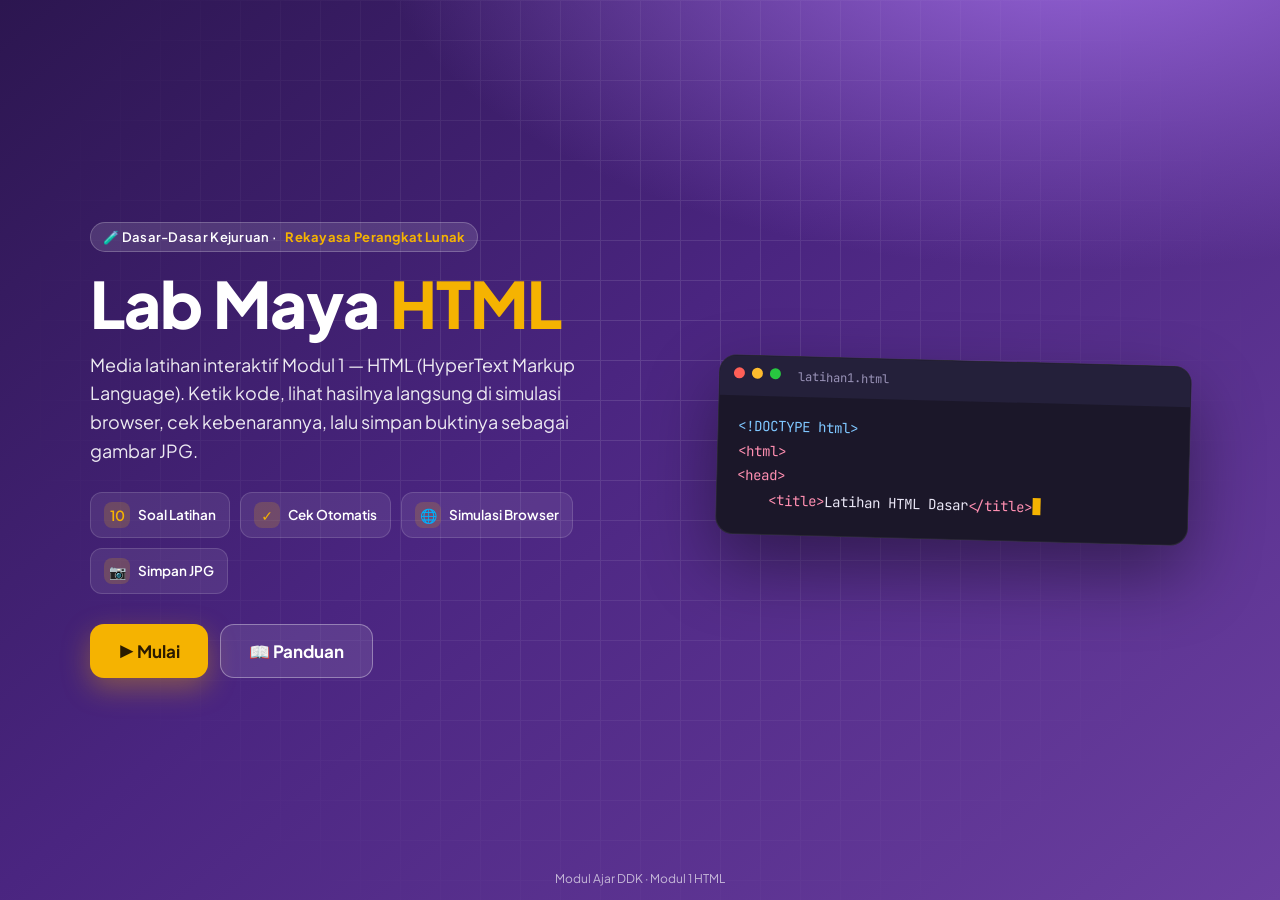
<file: lab-maya-html/index.html>
<!DOCTYPE html>
<html lang="id">
<head>
<meta charset="UTF-8">
<meta name="viewport" content="width=device-width, initial-scale=1, viewport-fit=cover">
<title>Lab Maya HTML</title>
<link rel="preconnect" href="https://fonts.googleapis.com">
<link href="https://fonts.googleapis.com/css2?family=Plus+Jakarta+Sans:wght@400;500;600;700;800&family=JetBrains+Mono:wght@400;600&display=swap" rel="stylesheet">
<style>
:root{
  --brand:#6b3fa0; --brand-2:#8f5fd0; --brand-d:#3b1f63; --brand-l:#f3ecfc;
  --accent:#f5b301; --ok:#16a34a; --ok-l:#e8f8ee; --err:#dc2626; --err-l:#fdecec;
  --bg:#f5f3f9; --card:#ffffff; --ink:#1f1830; --muted:#6b6480; --line:#e4dfee;
  --ed-bg:#1d1a2b; --ed-gutter:#252238; --ed-ink:#e9e6f5;
  --radius:14px; --shadow:0 6px 24px rgba(59,31,99,.10);
  --mono:'JetBrains Mono',ui-monospace,Consolas,monospace;
}
*{box-sizing:border-box}
html,body{margin:0;height:100%}
body{font-family:'Plus Jakarta Sans',system-ui,sans-serif;color:var(--ink);background:var(--bg);-webkit-tap-highlight-color:transparent}
button{font-family:inherit;cursor:pointer}
.screen{display:none;min-height:100vh;min-height:100dvh}
.screen.active{display:flex}

/* ============ HALAMAN 1: JUDUL ============ */
#s-title{align-items:center;justify-content:center;padding:32px 16px;color:#fff;position:relative;overflow:hidden;
  background:radial-gradient(1200px 600px at 85% -10%,#9d6ae0 0%,transparent 60%),linear-gradient(140deg,#2c1650 0%,#4a2580 45%,#6b3fa0 100%)}
#s-title::before{content:"";position:absolute;inset:0;opacity:.12;
  background-image:linear-gradient(#fff 1px,transparent 1px),linear-gradient(90deg,#fff 1px,transparent 1px);background-size:40px 40px;
  mask-image:radial-gradient(circle at 50% 40%,#000 0%,transparent 75%)}
.hero{position:relative;max-width:1100px;width:100%;display:grid;grid-template-columns:1.1fr .9fr;gap:48px;align-items:center}
.chip{display:inline-flex;gap:8px;align-items:center;padding:6px 12px;border-radius:99px;background:rgba(255,255,255,.12);border:1px solid rgba(255,255,255,.22);font-size:13px;font-weight:600;letter-spacing:.3px}
.chip b{color:var(--accent)}
.hero h1{font-size:clamp(38px,6vw,64px);line-height:1.04;margin:18px 0 14px;font-weight:800;letter-spacing:-1px}
.hero h1 span{color:var(--accent)}
.hero p.lead{font-size:clamp(15px,1.8vw,18px);opacity:.9;line-height:1.6;margin:0 0 26px;max-width:540px}
.feats{display:flex;flex-wrap:wrap;gap:10px;margin-bottom:30px}
.feat{display:flex;align-items:center;gap:8px;padding:9px 13px;border-radius:12px;background:rgba(255,255,255,.08);border:1px solid rgba(255,255,255,.14);font-size:13.5px;font-weight:600}
.feat i{font-style:normal;width:26px;height:26px;border-radius:8px;display:grid;place-items:center;background:rgba(245,179,1,.18);color:var(--accent);font-size:14px}
.cta{display:flex;gap:12px;flex-wrap:wrap}
.btn{display:inline-flex;align-items:center;justify-content:center;gap:8px;border:0;border-radius:12px;padding:12px 18px;font-weight:700;font-size:15px;transition:transform .12s,box-shadow .2s,background .2s,opacity .2s}
.btn:active{transform:scale(.97)}
.btn-big{padding:15px 28px;font-size:17px;border-radius:14px}
.btn-accent{background:var(--accent);color:#2a1a00;box-shadow:0 10px 28px rgba(245,179,1,.35)}
.btn-accent:hover{background:#ffc21f}
.btn-ghost{background:rgba(255,255,255,.1);color:#fff;border:1.5px solid rgba(255,255,255,.35)}
.btn-ghost:hover{background:rgba(255,255,255,.18)}
.hero-code{background:#1b1729;border-radius:18px;box-shadow:0 30px 70px rgba(0,0,0,.4);border:1px solid rgba(255,255,255,.08);overflow:hidden;transform:rotate(1.5deg)}
.hc-bar{display:flex;gap:7px;padding:12px 14px;background:#24203a}
.hc-bar span{width:11px;height:11px;border-radius:50%;background:#ff5f57}
.hc-bar span:nth-child(2){background:#febc2e}.hc-bar span:nth-child(3){background:#28c840}
.hc-bar em{margin-left:10px;font-style:normal;font-family:var(--mono);font-size:12px;color:#9a93b8}
.hero-code pre{margin:0;padding:18px 20px 22px;font-family:var(--mono);font-size:14px;line-height:1.75;color:#e9e6f5;white-space:pre;overflow:hidden}
.hero-code .cursor{display:inline-block;width:8px;height:17px;background:var(--accent);vertical-align:-3px;animation:blink 1s steps(1) infinite}
@keyframes blink{50%{opacity:0}}
.foot-note{position:absolute;bottom:14px;left:0;right:0;text-align:center;font-size:12px;opacity:.65}

/* ============ HALAMAN 2: LOADING ============ */
#s-load{align-items:center;justify-content:center;flex-direction:column;background:linear-gradient(160deg,#2c1650,#5a2f90);color:#fff;padding:24px;text-align:center}
.ld-logo{width:96px;height:96px;border-radius:26px;background:rgba(255,255,255,.1);border:1px solid rgba(255,255,255,.2);display:grid;place-items:center;font-family:var(--mono);font-weight:600;font-size:34px;color:var(--accent);animation:pulse 1.4s ease-in-out infinite}
@keyframes pulse{50%{transform:scale(1.08);box-shadow:0 0 0 14px rgba(245,179,1,.08)}}
#s-load h2{margin:26px 0 6px;font-size:24px}
#s-load p{margin:0 0 24px;opacity:.75;font-size:14px;min-height:20px}
.ld-bar{width:min(340px,80vw);height:10px;border-radius:99px;background:rgba(255,255,255,.12);overflow:hidden}
.ld-bar div{height:100%;width:0;border-radius:99px;background:linear-gradient(90deg,var(--accent),#ffdf7a);transition:width .25s}
.ld-pct{margin-top:10px;font-family:var(--mono);font-size:13px;opacity:.8}

/* ============ HALAMAN 3: LAB ============ */
#s-lab{flex-direction:column;height:100vh;height:100dvh;overflow:hidden}
.topbar{display:flex;align-items:center;gap:14px;padding:10px 16px;background:linear-gradient(90deg,var(--brand-d),var(--brand));color:#fff;flex-shrink:0}
.brand{display:flex;align-items:center;gap:10px;font-weight:800;font-size:17px;white-space:nowrap}
.brand .lg{width:34px;height:34px;border-radius:10px;background:rgba(255,255,255,.14);display:grid;place-items:center;font-family:var(--mono);color:var(--accent);font-size:14px}
.brand small{display:block;font-weight:500;font-size:11.5px;opacity:.75}
.prog{margin-left:auto;display:flex;align-items:center;gap:10px;font-size:13px;font-weight:600}
.prog .pb{width:140px;height:8px;border-radius:99px;background:rgba(255,255,255,.18);overflow:hidden}
.prog .pb div{height:100%;background:var(--accent);width:0;transition:width .4s}
.icon-btn{width:36px;height:36px;border-radius:10px;border:1px solid rgba(255,255,255,.25);background:rgba(255,255,255,.1);color:#fff;font-weight:800;font-size:15px;display:grid;place-items:center}
.icon-btn:hover{background:rgba(255,255,255,.2)}

.lab-main{flex:1;min-height:0;display:grid;grid-template-columns:270px minmax(0,1.05fr) minmax(0,1fr);gap:12px;padding:12px}
.pane{min-height:0;display:flex;flex-direction:column;gap:12px}
.card{background:var(--card);border:1px solid var(--line);border-radius:var(--radius);box-shadow:var(--shadow)}

/* Daftar soal */
.ident{padding:14px}
.ident h4,.list-card h4{margin:0 0 10px;font-size:12px;letter-spacing:.8px;text-transform:uppercase;color:var(--muted)}
.ident label{display:block;font-size:12px;font-weight:600;color:var(--muted);margin:8px 0 4px}
.ident input{width:100%;padding:9px 11px;border:1.5px solid var(--line);border-radius:10px;font:inherit;font-size:14px;outline:none;background:#fbfaff}
.ident input:focus{border-color:var(--brand-2);background:#fff}
.ident input[readonly]{background:#f1eef7;color:#3d3552;font-weight:700;cursor:not-allowed;border-color:#e4dfee}
.ident-lock{display:flex;align-items:flex-start;gap:6px;margin-top:10px;font-size:11.5px;line-height:1.4;color:var(--muted);background:#faf8fd;border:1px dashed var(--line);border-radius:9px;padding:7px 9px}
.ident-done{margin-top:10px;width:100%}
.form-row{margin-bottom:12px}
.form-row label{display:block;font-size:13px;font-weight:700;margin-bottom:6px}
.form-row input{width:100%;padding:12px 13px;border:1.5px solid var(--line);border-radius:11px;font:inherit;font-size:15px;outline:none}
.form-row input:focus{border-color:var(--brand-2)}
.form-row input.bad{border-color:var(--err);background:var(--err-l)}
.note{font-size:12.5px;background:#fff8e1;border:1px solid #ffe7a3;color:#6b4e00;padding:9px 11px;border-radius:10px;line-height:1.5}
/* Selamat */
.congrats{text-align:center;padding:26px 22px 6px}
.trophy{font-size:64px;line-height:1;animation:bounce 1.2s ease-in-out infinite}
@keyframes bounce{50%{transform:translateY(-8px) rotate(-4deg)}}
.congrats h2{margin:12px 0 6px;font-size:26px;color:var(--brand-d)}
.congrats .who{font-size:17px;font-weight:800;color:var(--brand)}
.congrats p{color:#4b4360;font-size:14.5px;line-height:1.6;margin:8px 0}
.stars{display:flex;justify-content:center;gap:6px;flex-wrap:wrap;margin:14px 0 4px}
.stars span{width:34px;height:34px;border-radius:10px;background:var(--ok-l);color:var(--ok);font-weight:800;display:grid;place-items:center;font-size:13px;border:1.5px solid #bfe9cd}
#confetti{position:fixed;inset:0;pointer-events:none;z-index:70}
.done-banner{margin:0 0 10px;padding:10px 12px;border-radius:12px;background:linear-gradient(90deg,#16a34a,#22c55e);color:#fff;font-size:13px;font-weight:700;display:none}
.done-banner.show{display:block}
.done-banner button{margin-top:8px;width:100%;border:0;border-radius:9px;padding:8px;font-weight:800;background:#fff;color:var(--ok)}
.list-card{flex:1;min-height:0;display:flex;flex-direction:column;padding:14px 10px 10px}
.list-card h4{padding:0 4px}
.soal-list{list-style:none;margin:0;padding:0;overflow:auto;flex:1}
.soal-list .grp{font-size:11px;font-weight:700;color:var(--brand);padding:10px 6px 4px;letter-spacing:.3px}
.soal-list button{width:100%;display:flex;align-items:center;gap:10px;text-align:left;padding:9px 8px;border:0;border-radius:10px;background:transparent;font-size:13.5px;color:var(--ink)}
.soal-list button:hover{background:var(--brand-l)}
.soal-list button.active{background:var(--brand);color:#fff}
.soal-list .num{flex-shrink:0;width:28px;height:28px;border-radius:8px;display:grid;place-items:center;font-weight:800;font-size:13px;background:var(--brand-l);color:var(--brand)}
.soal-list button.active .num{background:rgba(255,255,255,.2);color:#fff}
.soal-list .ttl{flex:1;line-height:1.3}
.soal-list .st{font-size:15px;color:var(--ok);font-weight:800}
.soal-list button.active .st{color:#b6f5c9}

/* Soal & editor */
.soal-card{padding:14px 16px;flex-shrink:0;max-height:42%;display:flex;flex-direction:column}
.soal-head{display:flex;align-items:center;gap:10px}
.soal-head .badge{background:var(--brand-l);color:var(--brand);font-weight:800;font-size:12px;padding:5px 10px;border-radius:99px;white-space:nowrap}
.soal-head h3{margin:0;font-size:16px;flex:1;line-height:1.3}
.toggle-soal{border:0;background:var(--brand-l);color:var(--brand);border-radius:8px;padding:6px 10px;font-weight:700;font-size:12px}
.soal-body{overflow:auto;margin-top:10px}
.soal-body p{margin:0 0 10px;font-size:14px;line-height:1.55;color:#3d3552}
.soal-body .tip{font-size:12.5px;background:#fff8e1;border:1px solid #ffe7a3;color:#6b4e00;padding:8px 10px;border-radius:10px;margin-bottom:10px}
.ref-label{font-size:11.5px;font-weight:700;color:var(--muted);letter-spacing:.5px;text-transform:uppercase;margin-bottom:6px;display:flex;align-items:center;gap:6px}
.ref-code{margin:0;background:var(--ed-bg);color:var(--ed-ink);border-radius:10px;padding:12px 14px;font-family:var(--mono);font-size:12.5px;line-height:1.6;overflow:auto;white-space:pre;
  user-select:none;-webkit-user-select:none;-webkit-touch-callout:none}
.soal-card.collapsed .soal-body{display:none}

.editor-card{flex:1;min-height:0;display:flex;flex-direction:column;overflow:hidden;background:var(--ed-bg);border-color:#2e2945}
.ed-toolbar{display:flex;align-items:center;gap:8px;padding:8px 10px;background:#24203a;border-bottom:1px solid #322c4c;flex-wrap:wrap}
.ed-file{display:flex;align-items:center;gap:8px;color:#cfc8ea;font-family:var(--mono);font-size:12.5px;margin-right:auto}
.ed-file i{font-style:normal;color:#ff8a5c}
.lock{font-family:'Plus Jakarta Sans';font-size:11px;font-weight:700;color:#ffcf4d;background:rgba(255,207,77,.12);padding:3px 8px;border-radius:99px}
.tb{border:0;border-radius:9px;padding:8px 12px;font-weight:700;font-size:13px;display:inline-flex;align-items:center;gap:6px}
.tb-run{background:#3a335a;color:#fff}.tb-run:hover{background:#4a4270}
.tb-reset{background:transparent;color:#b9b1d8;border:1px solid #3d3660}.tb-reset:hover{color:#fff}
.tb-check{background:var(--accent);color:#2a1a00}.tb-check:hover{background:#ffc21f}
.editor{position:relative;flex:1;min-height:0;display:flex;font-family:var(--mono);font-size:14px;line-height:22px;font-variant-ligatures:none;font-feature-settings:'liga' 0,'calt' 0;font-kerning:none;-webkit-text-size-adjust:100%;text-size-adjust:100%}
.gutter{flex-shrink:0;width:46px;font-variant-numeric:tabular-nums;background:var(--ed-gutter);color:#6d6790;text-align:right;padding:12px 8px 12px 0;overflow:hidden;user-select:none;-webkit-user-select:none;white-space:pre}
.ed-area{position:relative;flex:1;min-width:0;overflow:hidden}
.ed-area pre,.ed-area textarea,.ed-area pre code{font-family:inherit;font-size:inherit;font-weight:400;font-style:normal;line-height:inherit;font-variant-ligatures:none;font-feature-settings:'liga' 0,'calt' 0;font-kerning:none;letter-spacing:0;word-spacing:0;tab-size:4;-moz-tab-size:4;text-rendering:optimizeSpeed}
.ed-area pre,.ed-area textarea{position:absolute;inset:0;margin:0;padding:12px 14px;white-space:pre;border:0;border-radius:0;box-sizing:border-box;-webkit-appearance:none;appearance:none;text-indent:0}
.ed-area pre{color:var(--ed-ink);pointer-events:none;overflow:hidden}
.ed-area pre code{display:block;padding:0;margin:0;background:none;white-space:pre;will-change:transform}
.ed-area textarea{background:transparent;color:transparent;caret-color:#fff;resize:none;outline:none;overflow:auto;-webkit-text-fill-color:transparent}
.ed-area textarea::placeholder{color:#5f5980;-webkit-text-fill-color:#5f5980}
.ed-area textarea::selection{background:rgba(143,95,208,.45)}
.h-t{color:#ff8fb1}.h-a{color:#ffcf6b}.h-s{color:#9ee6a1}.h-c{color:#7d7799}.h-d{color:#7fc7ff}
.editor.shake{animation:shake .45s}
@keyframes shake{20%,60%{transform:translateX(-6px)}40%,80%{transform:translateX(6px)}}

/* Browser */
.browser{flex:1;min-height:0;display:flex;flex-direction:column;overflow:hidden}
.br-top{background:#ece9f3;border-bottom:1px solid #dcd7e8;padding:8px 10px 0;border-radius:var(--radius) var(--radius) 0 0}
.br-tabs{display:flex;align-items:flex-end;gap:8px}
.br-dots{display:flex;gap:6px;padding:0 6px 10px 2px}
.br-dots span{width:11px;height:11px;border-radius:50%;background:#ff5f57}
.br-dots span:nth-child(2){background:#febc2e}.br-dots span:nth-child(3){background:#28c840}
.br-tab{background:#fff;border-radius:10px 10px 0 0;padding:7px 12px;font-size:12.5px;max-width:240px;display:flex;align-items:center;gap:7px;white-space:nowrap;overflow:hidden;text-overflow:ellipsis;color:#333}
.br-tab span{overflow:hidden;text-overflow:ellipsis}
.br-tab i{font-style:normal;width:14px;height:14px;border-radius:4px;background:var(--brand);color:#fff;font-size:8px;display:grid;place-items:center;font-family:var(--mono);flex-shrink:0}
.br-url{display:flex;align-items:center;gap:8px;background:#fff;padding:7px 10px;margin:0 -10px;border-top:1px solid #eee}
.br-url .nav{color:#999;font-size:15px;border:0;background:none;padding:0 2px}
.br-url .addr{flex:1;background:#f1eff6;border-radius:99px;padding:6px 12px;font-size:12.5px;color:#444;font-family:var(--mono);white-space:nowrap;overflow:hidden;text-overflow:ellipsis}
.br-url .addr b{color:#888;font-weight:400}
.view-switch{display:flex;background:#f1eff6;border-radius:9px;padding:3px;gap:2px}
.view-switch button{border:0;background:transparent;border-radius:7px;padding:5px 9px;font-size:12px;font-weight:700;color:var(--muted);white-space:nowrap}
.view-switch button.on{background:#fff;color:var(--brand);box-shadow:0 1px 4px rgba(0,0,0,.08)}
.br-frame{flex:1;min-height:0;position:relative;background:#fff;border-radius:0 0 var(--radius) var(--radius);overflow:hidden}
.br-frame iframe{width:100%;height:100%;border:0;display:block;background:#fff}
.target-flag{position:absolute;top:8px;right:8px;background:var(--brand);color:#fff;font-size:11px;font-weight:700;padding:4px 9px;border-radius:99px;display:none;pointer-events:none}
.br-frame.target .target-flag{display:block}

/* Hasil cek */
.check-panel{flex-shrink:0;max-height:44%;display:flex;flex-direction:column;overflow:hidden}
.cp-head{display:flex;align-items:center;gap:10px;padding:10px 14px;border-bottom:1px solid var(--line)}
.cp-head h4{margin:0;font-size:14px;flex:1}
.tb-shot{background:var(--brand);color:#fff}
.tb-shot:hover{background:var(--brand-2)}
.tb-shot:disabled{background:#cfc8dd;color:#fff;cursor:not-allowed}
.cp-body{overflow:auto;padding:12px 14px}
.cp-empty{font-size:13.5px;color:var(--muted);line-height:1.55}
.verdict{display:flex;gap:12px;align-items:flex-start;padding:12px 14px;border-radius:12px;margin-bottom:10px}
.verdict .vi{width:34px;height:34px;flex-shrink:0;border-radius:50%;display:grid;place-items:center;font-weight:800;color:#fff;font-size:17px}
.verdict b{display:block;font-size:14.5px;margin-bottom:2px}
.verdict span{font-size:13px;line-height:1.45}
.verdict.ok{background:var(--ok-l);color:#0f5a2a}.verdict.ok .vi{background:var(--ok)}
.verdict.err{background:var(--err-l);color:#7f1d1d}.verdict.err .vi{background:var(--err)}
.verdict.warn{background:#fff6e0;color:#6b4e00}.verdict.warn .vi{background:#e0a100}
.chk{list-style:none;margin:0;padding:0}
.chk li{display:flex;gap:9px;align-items:flex-start;font-size:13px;padding:6px 2px;border-bottom:1px dashed var(--line);line-height:1.45}
.chk li:last-child{border-bottom:0}
.chk .m{flex-shrink:0;width:19px;height:19px;border-radius:50%;display:grid;place-items:center;font-size:11px;font-weight:800;color:#fff;margin-top:1px}
.chk li.y .m{background:var(--ok)}.chk li.n .m{background:var(--err)}
.chk li.n{color:#8a1c1c;font-weight:600}
.chk li.go{cursor:pointer;border-radius:8px;transition:background .15s}
.chk li.go:hover,.chk li.go:focus{background:#fdf1f1;outline:none}
.chk .goto{display:block;font-style:normal;font-size:11.5px;font-weight:700;color:var(--brand);margin-top:2px}
.line-flash{position:absolute;left:0;right:0;top:0;height:22px;background:rgba(239,68,68,.22);border-left:3px solid #ef4444;pointer-events:none;opacity:0;transition:opacity .35s}
.line-flash.miss{background:rgba(245,179,1,.2);border-left-color:#f5b301}
.line-flash.show{opacity:1;animation:fl 0.6s ease-in-out 2}
@keyframes fl{50%{background:rgba(239,68,68,.4)}}
.line-flash.miss.show{animation:none}
.chk small{display:block;font-weight:500;color:#b44;font-size:12px}
code.k{font-family:var(--mono);font-size:12px;background:var(--brand-l);color:var(--brand-d);padding:1px 5px;border-radius:5px}
.chk li.n code.k{background:#fbd5d5;color:#7f1d1d}

/* ============ HALAMAN 4: SELESAI ============ */
#s-finish{display:none;background:var(--bg);overflow:auto}
#s-finish.active{display:block}
.fin-wrap{max-width:1040px;margin:0 auto;padding:24px 16px 40px}
.fin-hero{display:flex;gap:24px;align-items:center;padding:28px;border-radius:22px;color:#fff;background:radial-gradient(700px 300px at 90% -20%,#9d6ae0,transparent 60%),linear-gradient(135deg,#2c1650,#6b3fa0);box-shadow:var(--shadow);position:relative;overflow:hidden}
.fin-trophy{font-size:84px;line-height:1;flex-shrink:0;animation:bounce 1.4s ease-in-out infinite}
.fin-hero h1{margin:10px 0 6px;font-size:clamp(26px,4vw,38px);line-height:1.15}
.fin-hero h1 span{color:var(--accent)}
.fin-hero p{margin:0;opacity:.92;line-height:1.55}
.fin-meta{display:flex;gap:10px;flex-wrap:wrap;margin-top:12px}
.fin-meta span{background:rgba(255,255,255,.14);border:1px solid rgba(255,255,255,.22);padding:5px 11px;border-radius:99px;font-size:13px;font-weight:600}
.fin-stars{justify-content:flex-start;margin-top:14px}
.fin-stars span{background:rgba(255,255,255,.95)}
.fin-card{background:#fff;border:1px solid var(--line);border-radius:18px;box-shadow:var(--shadow);padding:22px;margin-top:18px}
.fin-card h2{margin:0 0 14px;font-size:20px;color:var(--brand-d)}
.fin-sub{margin:-6px 0 16px;color:var(--muted);font-size:14px}
.sum-grid{display:grid;grid-template-columns:1fr 1fr;gap:12px}
.sum{display:flex;gap:12px;padding:13px;border:1px solid var(--line);border-radius:14px;background:#fcfbfe}
.sum .n{flex-shrink:0;width:32px;height:32px;border-radius:10px;background:var(--brand);color:#fff;font-weight:800;display:grid;place-items:center}
.sum h3{margin:0 0 4px;font-size:14.5px}
.sum ul{margin:0;padding-left:17px;font-size:13.2px;line-height:1.55;color:#40384f}
.fb-q{margin-bottom:16px}
.fb-q label{display:block;font-weight:700;font-size:14.5px;margin-bottom:8px}
.fb-q textarea{width:100%;padding:11px 13px;border:1.5px solid var(--line);border-radius:12px;font:inherit;font-size:14.5px;resize:vertical;outline:none;min-height:64px;background:#fcfbfe}
.fb-q textarea:focus{border-color:var(--brand-2);background:#fff}
.fb-q textarea.bad,.mood.bad{border-color:var(--err)!important;background:var(--err-l)}
.mood{display:grid;grid-template-columns:repeat(5,1fr);gap:8px;border:1.5px solid transparent;border-radius:14px;padding:2px}
.mood button{border:1.5px solid var(--line);background:#fff;border-radius:12px;padding:10px 4px;font-size:12.5px;font-weight:700;color:var(--muted);display:flex;flex-direction:column;align-items:center;gap:4px}
.mood button i{font-style:normal;font-size:28px;filter:grayscale(.7);transition:.15s}
.mood button.on{border-color:var(--brand);background:var(--brand-l);color:var(--brand)}
.mood button.on i{filter:none;transform:scale(1.15)}
.fin-actions{display:flex;gap:10px;flex-wrap:wrap;justify-content:center;margin-top:22px}
.fin-foot{text-align:center;color:var(--muted);font-size:13px;margin-top:12px}
@media (max-width:760px){
  .fin-hero{flex-direction:column;text-align:center;padding:22px 18px}
  .fin-trophy{font-size:64px}
  .fin-meta,.fin-stars{justify-content:center}
  .sum-grid{grid-template-columns:1fr}
  .fin-card{padding:18px 16px}
  .mood{grid-template-columns:repeat(5,1fr);gap:5px}
  .mood button{font-size:10.5px;padding:8px 2px}
  .mood button i{font-size:24px}
  .fin-actions .btn{width:100%}
}

/* Mobile nav */
.mnav{display:none}

/* Modal */
.modal{position:fixed;inset:0;background:rgba(20,10,40,.55);display:none;align-items:center;justify-content:center;padding:16px;z-index:50;backdrop-filter:blur(3px)}
.modal.open{display:flex}
.modal-box{background:#fff;color:var(--ink);border-radius:18px;max-width:620px;width:100%;max-height:90vh;max-height:90dvh;display:flex;flex-direction:column;box-shadow:0 30px 80px rgba(0,0,0,.35);animation:pop .22s ease-out}
@keyframes pop{from{transform:translateY(12px) scale(.98);opacity:0}}
.modal-h{display:flex;align-items:center;gap:10px;padding:16px 18px;border-bottom:1px solid var(--line)}
.modal-h h3{margin:0;font-size:18px;flex:1}
.x{border:0;background:var(--brand-l);color:var(--brand);width:34px;height:34px;border-radius:10px;font-size:18px;font-weight:800}
.modal-b{padding:16px 18px;overflow:auto}
.steps{list-style:none;margin:0;padding:0;counter-reset:s}
.steps li{counter-increment:s;display:flex;gap:12px;padding:10px 0;font-size:14.5px;line-height:1.55;border-bottom:1px solid #f0edf5}
.steps li:last-child{border:0}
.steps li::before{content:counter(s);flex-shrink:0;width:30px;height:30px;border-radius:9px;background:var(--brand);color:#fff;font-weight:800;display:grid;place-items:center;font-size:14px}
.modal-f{padding:12px 18px 16px;display:flex;gap:10px;justify-content:flex-end;flex-wrap:wrap}
.btn-brand{background:var(--brand);color:#fff}.btn-brand:hover{background:var(--brand-2)}
.btn-soft{background:var(--brand-l);color:var(--brand)}
.shot-img{width:100%;border-radius:10px;border:1px solid var(--line);display:block}
.shot-wait{padding:30px;text-align:center;color:var(--muted);font-size:14px}
.spin{width:34px;height:34px;border-radius:50%;border:4px solid var(--brand-l);border-top-color:var(--brand);margin:0 auto 12px;animation:sp 0.8s linear infinite}
@keyframes sp{to{transform:rotate(360deg)}}

/* Toast */
.toast{position:fixed;left:50%;bottom:24px;transform:translateX(-50%) translateY(20px);background:#241a3a;color:#fff;padding:11px 16px;border-radius:12px;font-size:13.5px;font-weight:600;box-shadow:0 10px 30px rgba(0,0,0,.3);opacity:0;pointer-events:none;transition:opacity .25s,transform .25s;z-index:60;max-width:90vw;text-align:center}
.toast.show{opacity:1;transform:translateX(-50%) translateY(0)}
.toast.err{background:var(--err)}.toast.ok{background:var(--ok)}

/* ============ RESPONSIVE ============ */
@media (max-width:1440px){.ed-file .lock{display:none}}
@media (max-width:1180px){
  .lab-main{grid-template-columns:230px minmax(0,1fr) minmax(0,1fr)}
  .prog .pb{width:90px}
}
@media (max-width:900px){
  .hero{grid-template-columns:1fr;gap:34px;text-align:left}
  .hero-code{transform:none}
  .hero-code pre{font-size:12.5px}
  .foot-note{position:static;margin-top:24px}
  #s-title{flex-direction:column}

  .topbar{padding:9px 12px;gap:10px}
  .brand{font-size:15px}.brand small{display:none}
  .prog .pb{width:60px}
  .prog .lbl{display:none}
  .lab-main{grid-template-columns:1fr;padding:10px;padding-bottom:calc(72px + env(safe-area-inset-bottom))}
  .pane{display:none}
  .pane.show{display:flex}
  .soal-card{max-height:46%}
  .editor{font-size:13.5px}
  .gutter{width:38px}
  .check-panel{max-height:52%}
  .mnav{display:flex;position:fixed;left:0;right:0;bottom:0;background:#fff;border-top:1px solid var(--line);padding:6px 8px calc(6px + env(safe-area-inset-bottom));z-index:20;box-shadow:0 -6px 20px rgba(0,0,0,.06)}
  .mnav button{flex:1;border:0;background:transparent;display:flex;flex-direction:column;align-items:center;gap:2px;padding:6px 4px;border-radius:10px;font-size:11.5px;font-weight:700;color:var(--muted)}
  .mnav button .ic{font-size:18px;line-height:1}
  .mnav button.on{color:var(--brand);background:var(--brand-l)}
  .tb{padding:8px 10px;font-size:12.5px}
  .ed-file .lock{display:none}
}
@media (max-width:420px){
  .tb .t-l{display:none}
  .view-switch button{padding:5px 7px}
}
</style>
</head>
<body>

<!-- ===================== HALAMAN 1 : JUDUL ===================== -->
<section class="screen active" id="s-title">
  <div class="hero">
    <div>
      <span class="chip">🧪 Dasar-Dasar Kejuruan · <b>Rekayasa Perangkat Lunak</b></span>
      <h1>Lab Maya <span>HTML</span></h1>
      <p class="lead">Media latihan interaktif Modul 1 — HTML (HyperText Markup Language). Ketik kode, lihat hasilnya langsung di simulasi browser, cek kebenarannya, lalu simpan buktinya sebagai gambar JPG.</p>
      <div class="feats">
        <div class="feat"><i>10</i> Soal Latihan</div>
        <div class="feat"><i>✓</i> Cek Otomatis</div>
        <div class="feat"><i>🌐</i> Simulasi Browser</div>
        <div class="feat"><i>📷</i> Simpan JPG</div>
      </div>
      <div class="cta">
        <button class="btn btn-big btn-accent" id="btnMulai">▶ Mulai</button>
        <button class="btn btn-big btn-ghost" data-open="mGuide">📖 Panduan</button>
      </div>
    </div>
    <div class="hero-code" aria-hidden="true">
      <div class="hc-bar"><span></span><span></span><span></span><em>latihan1.html</em></div>
      <pre id="heroCode"></pre>
    </div>
  </div>
  <div class="foot-note">Modul Ajar DDK · Modul 1 HTML</div>
</section>

<!-- ===================== HALAMAN 2 : LOADING ===================== -->
<section class="screen" id="s-load">
  <div class="ld-logo">&lt;/&gt;</div>
  <h2>Menyiapkan Lab Maya</h2>
  <p id="ldMsg">Memulai…</p>
  <div class="ld-bar"><div id="ldBar"></div></div>
  <div class="ld-pct" id="ldPct">0%</div>
</section>

<!-- ===================== HALAMAN 3 : LAB ===================== -->
<section class="screen" id="s-lab">
  <header class="topbar">
    <div class="brand"><div class="lg">&lt;/&gt;</div><div>Lab Maya HTML<small>Modul 1 · HTML Dasar</small></div></div>
    <div class="prog"><span class="lbl">Progres</span><div class="pb"><div id="progBar"></div></div><span id="progTxt">0/10</span></div>
    <button class="icon-btn" data-open="mGuide" title="Panduan">?</button>
    <button class="icon-btn" id="btnHome" title="Halaman judul">⌂</button>
  </header>

  <main class="lab-main">
    <!-- Panel daftar soal -->
    <div class="pane pane-list" id="paneList">
      <div class="card ident">
        <h4>Identitas Siswa</h4>
        <label for="inNama">Nama</label>
        <input id="inNama" placeholder="Nama lengkap" autocomplete="off">
        <label for="inKelas">Kelas / No. Absen</label>
        <input id="inKelas" placeholder="Contoh: X RPL 1 / 07" autocomplete="off">
        <div class="ident-lock" id="identLock">🔒 Identitas terkunci sampai semua 10 latihan selesai.</div>
      </div>
      <div class="card list-card">
        <div class="done-banner" id="doneBanner">🎉 Semua latihan selesai!<button id="btnFinish">Lanjut ke Ringkasan &amp; Umpan Balik →</button></div>
        <h4>Daftar Latihan</h4>
        <ul class="soal-list" id="soalList"></ul>
      </div>
    </div>

    <!-- Panel soal + editor -->
    <div class="pane pane-code show" id="paneCode">
      <div class="card soal-card" id="soalCard">
        <div class="soal-head">
          <span class="badge" id="soalBadge">Latihan 1</span>
          <h3 id="soalJudul"></h3>
          <button class="toggle-soal" id="toggleSoal">Sembunyikan</button>
        </div>
        <div class="soal-body">
          <p id="soalDesc"></p>
          <div class="tip" id="soalTip" hidden></div>
          <div class="ref-label">📄 Kode yang harus diketik</div>
          <pre class="ref-code" id="refCode"></pre>
        </div>
      </div>
      <div class="card editor-card">
        <div class="ed-toolbar">
          <div class="ed-file"><i>◆</i><span id="edFile">latihan1.html</span><span class="lock">🔒 Copy-paste nonaktif</span></div>
          <button class="tb tb-reset" id="btnReset" title="Kosongkan editor">↺ <span class="t-l">Reset</span></button>
          <button class="tb tb-run" id="btnRun" title="Tampilkan di browser">▶ <span class="t-l">Jalankan</span></button>
          <button class="tb tb-check" id="btnCheck">✔ Cek Kode</button>
        </div>
        <div class="editor" id="editor">
          <div class="gutter" id="gutter">1</div>
          <div class="ed-area">
            <pre aria-hidden="true"><code id="hl"></code></pre>
            <div class="line-flash" id="lineFlash"></div>
            <textarea id="code" spellcheck="false" autocomplete="off" autocorrect="off" autocapitalize="off" wrap="off" placeholder="Ketik kode HTML di sini…"></textarea>
          </div>
        </div>
      </div>
    </div>

    <!-- Panel browser + hasil cek -->
    <div class="pane pane-view" id="paneView">
      <div class="card browser">
        <div class="br-top">
          <div class="br-tabs">
            <div class="br-dots"><span></span><span></span><span></span></div>
            <div class="br-tab"><i>W</i><span id="brTitle">Untitled</span></div>
            <div style="margin-left:auto;padding-bottom:6px" class="view-switch">
              <button class="on" data-view="mine">Hasil Kodemu</button>
              <button data-view="target">Contoh Target</button>
            </div>
          </div>
          <div class="br-url">
            <button class="nav" title="Muat ulang" id="btnReload">⟳</button>
            <div class="addr" id="brAddr"><b>http://</b>localhost/latihan1.html</div>
          </div>
        </div>
        <div class="br-frame" id="brFrame">
          <iframe id="preview" title="Simulasi browser"></iframe>
          <div class="target-flag">Contoh target</div>
        </div>
      </div>
      <div class="card check-panel">
        <div class="cp-head">
          <h4>Hasil Pemeriksaan</h4>
          <button class="tb tb-shot" id="btnShot" disabled title="Aktif setelah kode benar">📷 <span class="t-l">Simpan JPG</span></button>
        </div>
        <div class="cp-body" id="cpBody">
          <div class="cp-empty">Ketik kode sesuai soal, lalu tekan <b>✔ Cek Kode</b>. Bagian yang masih salah akan ditandai merah. Jika semua benar, tombol <b>📷 Simpan JPG</b> akan aktif.</div>
        </div>
      </div>
    </div>
  </main>

  <nav class="mnav" id="mnav">
    <button data-tab="paneList"><span class="ic">☰</span>Soal</button>
    <button data-tab="paneCode" class="on"><span class="ic">⌨</span>Kode</button>
    <button data-tab="paneView"><span class="ic">🌐</span>Browser</button>
  </nav>
</section>

<!-- ===================== HALAMAN 4 : SELESAI ===================== -->
<section class="screen" id="s-finish">
  <div class="fin-wrap">
    <div class="fin-hero">
      <div class="fin-trophy">🏆</div>
      <div class="fin-hero-t">
        <span class="chip">Lab Maya HTML · Modul 1</span>
        <h1>Selamat, <span id="finNama"></span>!</h1>
        <p>Kamu telah menyelesaikan <b>semua 10 latihan</b> HTML dengan benar. Hebat! Pertahankan semangat belajarmu.</p>
        <div class="fin-meta"><span id="finKelas"></span><span id="finTgl"></span></div>
        <div class="stars fin-stars" id="finStars"></div>
      </div>
    </div>

    <div class="fin-card">
      <h2>📚 Ringkasan Materi</h2>
      <div class="sum-grid" id="sumGrid"></div>
    </div>

    <div class="fin-card">
      <h2>💬 Umpan Balik Murid</h2>
      <p class="fin-sub">Isi semua pertanyaan dengan jujur. Jawabanmu membantu guru memperbaiki pembelajaran.</p>
      <div class="fb-q">
        <label>1. Bagaimana perasaanmu setelah mengerjakan Lab Maya HTML?</label>
        <div class="mood" id="mood">
          <button data-v="1"><i>😣</i>Sulit sekali</button><button data-v="2"><i>😕</i>Sulit</button><button data-v="3"><i>😐</i>Biasa</button><button data-v="4"><i>🙂</i>Senang</button><button data-v="5"><i>🤩</i>Senang sekali</button>
        </div>
      </div>
      <div class="fb-q"><label for="fb1">2. Materi apa yang paling mudah kamu pahami? Mengapa?</label><textarea id="fb1" class="fb" rows="2" maxlength="300" placeholder="Tulis jawabanmu…"></textarea></div>
      <div class="fb-q"><label for="fb2">3. Materi apa yang masih sulit atau membingungkan?</label><textarea id="fb2" class="fb" rows="2" maxlength="300" placeholder="Tulis jawabanmu…"></textarea></div>
      <div class="fb-q"><label for="fb3">4. Kesan dan saran untuk pembelajaran ini</label><textarea id="fb3" class="fb" rows="2" maxlength="300" placeholder="Tulis jawabanmu…"></textarea></div>
    </div>

    <div class="fin-actions">
      <button class="btn btn-soft" id="finBack">← Kembali ke Lab</button>
      <button class="btn btn-accent" id="finShot">📷 Simpan JPG</button>
      <button class="btn btn-brand" id="finHome">🏠 Selesai &amp; Kembali ke Halaman Utama</button>
    </div>
    <p class="fin-foot">Simpan JPG halaman ini sebagai bukti penyelesaian, lalu tekan <b>Selesai</b> agar murid berikutnya bisa mengerjakan.</p>
  </div>
</section>

<!-- ===================== MODAL PANDUAN ===================== -->
<div class="modal" id="mGuide">
  <div class="modal-box">
    <div class="modal-h"><h3>📖 Panduan Lab Maya HTML</h3><button class="x" data-close>×</button></div>
    <div class="modal-b">
      <ol class="steps">
        <li><div>Tekan <b>Mulai</b>, lalu isi <b>Nama</b> dan <b>Kelas</b> pada panel Daftar Latihan. Identitas ini ikut tercetak di gambar JPG.</div></li>
        <li><div>Pilih latihan (1–10). Baca tujuan latihan dan <b>kode yang harus diketik</b>.</div></li>
        <li><div>Ketik ulang kode di <b>editor</b>. Fitur <b>copy, cut, dan paste dinonaktifkan</b> agar kamu terbiasa menulis tag HTML sendiri.</div></li>
        <li><div>Hasil kode tampil otomatis di <b>simulasi browser</b>. Gunakan tab <b>Contoh Target</b> untuk membandingkan dengan tampilan yang benar.</div></li>
        <li><div>Tekan <b>✔ Cek Kode</b>. Tanda <span style="color:var(--ok);font-weight:800">✓ hijau</span> berarti benar, tanda <span style="color:var(--err);font-weight:800">✗ merah</span> berarti masih ada yang harus diperbaiki.</div></li>
        <li><div>Jika semua benar, tekan <b>📷 Simpan JPG</b> untuk menyimpan tangkapan layar kode program dan hasil di browser localhost. Tempelkan gambar itu di lembar jawaban.</div></li>
        <li><div>Pekerjaanmu tersimpan otomatis di perangkat ini, jadi kamu bisa melanjutkan nanti.</div></li>
      </ol>
    </div>
    <div class="modal-f"><button class="btn btn-brand" data-close>Mengerti</button></div>
  </div>
</div>

<!-- ===================== MODAL SCREENSHOT ===================== -->
<div class="modal" id="mShot">
  <div class="modal-box" style="max-width:860px">
    <div class="modal-h"><h3>📷 Tangkapan Layar Latihan</h3><button class="x" data-close>×</button></div>
    <div class="modal-b" id="shotBody"></div>
    <div class="modal-f"><button class="btn btn-soft" data-close>Tutup</button><a class="btn btn-brand" id="shotDl" download="latihan.jpg" href="#">⬇ Unduh JPG</a></div>
  </div>
</div>

<!-- ===================== MODAL IDENTITAS ===================== -->
<div class="modal" id="mIdent" data-static>
  <div class="modal-box" style="max-width:460px">
    <div class="modal-h"><h3>👤 Identitas Siswa</h3></div>
    <div class="modal-b">
      <div class="form-row"><label for="fNama">Nama lengkap</label><input id="fNama" autocomplete="off" placeholder="Contoh: Budi Santoso" maxlength="60"></div>
      <div class="form-row"><label for="fKelas">Kelas / No. Absen</label><input id="fKelas" autocomplete="off" placeholder="Contoh: X RPL 1 / 07" maxlength="40"></div>
      <div class="note">⚠️ Pastikan data sudah benar. Nama dan kelas <b>tidak bisa diganti</b> sampai kamu menyelesaikan <b>semua 10 latihan</b>.</div>
    </div>
    <div class="modal-f"><button class="btn btn-soft" id="identBack">Kembali</button><button class="btn btn-brand" id="identSave">Simpan &amp; Mulai</button></div>
  </div>
</div>

<!-- ===================== MODAL SELAMAT ===================== -->
<div class="modal" id="mDone" data-static>
  <div class="modal-box" style="max-width:520px">
    <div class="congrats">
      <div class="trophy">🏆</div>
      <h2>Selamat!</h2>
      <div class="who" id="doneWho"></div>
      <p>Kamu telah menyelesaikan <b>semua 10 latihan</b> Modul 1 HTML dengan benar. Kerja bagus! Terus berlatih agar semakin mahir membuat halaman web.</p>
      <div class="stars" id="doneStars"></div>
      <p style="font-size:12.5px;color:var(--muted)">Belum menyimpan gambar JPG latihan? Pilih <b>Simpan JPG latihan dulu</b>. Jika sudah, lanjutkan ke ringkasan materi dan umpan balik.</p>
    </div>
    <div class="modal-f" style="justify-content:center"><button class="btn btn-soft" id="doneStay">📷 Simpan JPG latihan dulu</button><button class="btn btn-brand" id="doneHome">Lanjut: Ringkasan &amp; Umpan Balik →</button></div>
  </div>
</div>

<canvas id="confetti"></canvas>
<div class="toast" id="toast"></div>

<!-- ===================== KODE REFERENSI SOAL ===================== -->
<script type="text/plain" id="ref-1">
<!DOCTYPE html>
<html>
<head>
    <title>Latihan HTML Dasar</title>
</head>
<!-- Ini adalah komentar, tidak akan ditampilkan di browser -->
<body>
    Selamat Belajar HTML<BR> Semoga Sukses
    !<BR>
    Jangan lupa berlatih setiap hari.
</body>
</html>
</script>
<script type="text/plain" id="ref-2">
<!DOCTYPE html>
<html>
<head>
    <title>Contoh Pengaturan Judul</title>
</head>
<body>
    <h1 align="center">Pesona Tanaman Hias</h1>
    <p>
        Keindahan tanaman hias<br>
        membawa suatu pesona tersendiri<br>
        Warna-warni bunga
    </p>
</body>
</html>
</script>
<script type="text/plain" id="ref-3">
<!DOCTYPE html>
<HTML>
<HEAD>
<TITLE>Atribut NOSHADE pada Tag HR</TITLE>
</HEAD>
<BODY>
<H1>KEBUN PESONA</H1>
<HR SIZE = "10" NOSHADE>
Jl. Solo Km 14<BR> Surabaya
<BR>
Indonesia<BR>
</BODY>
</HTML>
</script>
<script type="text/plain" id="ref-4">
<!DOCTYPE html>
<HTML>
<HEAD>
<TITLE>Tag DIV</TITLE>
</HEAD>
<BODY>
<DIV ALIGN = "RIGHT">
<H1><U>SMKN 4 Malang</U></H1>
<H2>Jl. Tanimbar 22</H2>
<H2>Kota Malang</H2>
</DIV>
<HR>
</BODY>
</HTML>
</script>
<script type="text/plain" id="ref-5">
<!DOCTYPE html>
<HTML>
<HEAD>
<TITLE>Praformat </TITLE>
</HEAD>
<BODY>
<H2>Daftar Harga Keladi:</H2>
<PRE>
Nasi Pecel. 15.000
Rawon.  20.000
Es Teh. 8.000
</PRE>
Harga sewaktu-waktu bisa berubah.
</BODY>
</HTML>
</script>
<script type="text/plain" id="ref-6">
<!DOCTYPE html>
<html>
<head>
<title>Jenis Font</title>
</head>
<body>
Normal: 012345ABCD<BR>
<FONT COLOR="blue" FACE = "Arial">Arial: 012345ABCD</FONT>
<BR>
<FONT COLOR="green" FACE = "Courier" SIZE="5"> Courier: 012345ABCD</FONT>
<BR>
</body>
</html>
</script>
<script type="text/plain" id="ref-7">
<!DOCTYPE html>
<html>
<head>
<title>Warna - Bagian 2</title>
</head>
<body bgcolor = "black" text = "gray">
Normal<br>
<font color = "red">Warna Merah</font><br>
<font color = "yellow">Warna kuning</font><br>
<font color = "green">Warna Hijau</font><br>
<font color = "blue">Warna Biru</font><br>
</body>
</html>
</script>
<script type="text/plain" id="ref-8">
<!DOCTYPE html>
<html>
<head>
<title>Contoh Pemakaian Tag UL dan LI</title>
</head>
<body>
<h2>Daftar Jurusan di SMKN 4 Malang :</h2>
<ul>
<li> Teknik Grafika <br>
<li> Desain Komunikasi Visual <br>
<li> Rekayasa Perangkat Lunak <br>
<li> Animasi <br>
<li> Teknik Komputer dan Jaringan <br>
<li> Mekatronika <br>
<li> Logistik <br>
<li> Perhotelan <br>
</ul>
</body>
</html>
</script>
<script type="text/plain" id="ref-9">
<!DOCTYPE html>
<HTML>
<HEAD>
<TITLE>Tag OL dengan TYPE</TITLE>
</HEAD>
<BODY>
<B>Dengan huruf kapital:</B>
<OL TYPE = "A">
<LI>Yogya<BR>
<LI>Solo<BR>
</OL>
<HR>
<B>Dengan angka romawi:</B>
<OL TYPE = "i">
<LI>Yogya<BR>
<LI>Magelang<BR>
</OL>
</BODY>
</HTML>
</script>
<script type="text/plain" id="ref-10">
<!DOCTYPE html>
<HTML>
<HEAD>
<TITLE>Daftar Definisi</TITLE>
</HEAD>
<BODY>
<B>Kamus Teknologi Informasi:</B>
<DL>
<DT>HTML</DT>
<DD>Bahasa yang digunakan untuk menyusun Web</DD>
<DT>HTTP</DT>
<DD>Protokol yang dipakai untuk mentransfer HTML</DD>
</DL>
</BODY>
</HTML>
</script>

<script>
(function(){
'use strict';
const $=s=>document.querySelector(s), $$=s=>[...document.querySelectorAll(s)];
const H2C='https://cdnjs.cloudflare.com/ajax/libs/html2canvas/1.4.1/html2canvas.min.js';
const KEY='labmaya-html-modul1-v1';

/* ---------- util ---------- */
const esc=s=>String(s).replace(/&/g,'&amp;').replace(/</g,'&lt;').replace(/>/g,'&gt;').replace(/"/g,'&quot;');
const norm=s=>String(s||'').replace(/\u00a0/g,' ').replace(/\s+/g,' ').trim().toLowerCase();
const codeTags=s=>esc(s).replace(/&lt;(\/?[!\w][^&]*?)&gt;/g,'<code class="k">&lt;$1&gt;</code>');
const ref=n=>document.getElementById('ref-'+n).textContent.replace(/^\n+|\s+$/g,'');
let toastT;
function toast(msg,type){const t=$('#toast');t.textContent=msg;t.className='toast show '+(type||'');clearTimeout(toastT);toastT=setTimeout(()=>t.className='toast',2400);}

/* ---------- penyimpanan ---------- */
let state={codes:{},done:{},okCode:{},nama:'',kelas:'',fb:{}};
try{const s=JSON.parse(localStorage.getItem(KEY)||'null'); if(s) state=Object.assign(state,s);}catch(e){}
let saveT;
function save(){clearTimeout(saveT);saveT=setTimeout(()=>{try{localStorage.setItem(KEY,JSON.stringify(state));}catch(e){}},300);}

/* ---------- pembuat aturan cek ---------- */
/* --- pencari lokasi kode (untuk klik ke baris yang salah) --- */
const reEsc=x=>x.replace(/[.*+?^${}()|[\]\\]/g,'\\$&');
const maskTags=S=>S.replace(/<!--[\s\S]*?-->|<[^>]*>?/g,m=>' '.repeat(m.length));
const bodyStart=S=>{const m=/<body[^>]*>/i.exec(S);return m?m.index+m[0].length:0;};
const txtRe=t=>new RegExp(String(t).trim().split(/\s+/).map(reEsc).join('(?:\\s|&nbsp;)+'),'i');
function findRe(S,re,last,from){
  const g=new RegExp(re.source,re.flags.replace('g','')+'g');g.lastIndex=from||0;let m,r=null;
  while((m=g.exec(S))){r={s:m.index,e:m.index+m[0].length};if(!last)break;if(!m[0].length)g.lastIndex++;}
  return r;
}
const at=(re,o)=>Object.assign({re},o||{});          // o: {anchor, last, txt, title}
const L=(...c)=>S=>{
  for(const x of c){
    if(!x||!x.re)continue;
    let r;
    if(x.txt){const M=maskTags(S),from=x.title?0:bodyStart(S);r=findRe(M,x.re,false,from)||findRe(M,x.re,false,0);}
    else r=findRe(S,x.re,x.last);
    if(r)return Object.assign(r,{miss:!!x.anchor});
  }
  return {s:0,e:0,miss:true};
};
const BODY_END=/<\/body\s*>/i,HEAD_IN=/<head[^>]*>/i;
const tagOf=sel=>{const p=sel.trim().split(/\s+/);return (p[p.length-1].match(/^[a-z0-9]+/i)||['body'])[0];};
const tagRe=t=>new RegExp('<'+t+'(?=[\\s>/])[^>]*>?','i');
const T=t=>({d:`Judul halaman <title> = "${t}"`,f:D=>norm(D.title)===norm(t),loc:L(at(/<title[^>]*>[^<]*/i),at(HEAD_IN,{anchor:1}),at(/<html[^>]*>/i,{anchor:1}))});
const X=t=>({d:`Teks "${t}" tampil di halaman`,f:D=>norm(D.body&&D.body.textContent).includes(norm(t)),loc:L(at(txtRe(t),{txt:1}),at(BODY_END,{anchor:1}))});
const E=(sel,d,t)=>({d,f:D=>[...D.querySelectorAll(sel)].some(e=>t==null||norm(e.textContent).includes(norm(t))),loc:L(t!=null&&at(txtRe(t),{txt:1}),at(tagRe(tagOf(sel))),at(BODY_END,{anchor:1}))});
const EQ=(sel,d,t)=>({d,f:D=>[...D.querySelectorAll(sel)].some(e=>norm(e.textContent)===norm(t)),loc:L(at(new RegExp('>\\s*'+reEsc(t)+'\\s*<','i')),at(txtRe(t),{txt:1}),at(tagRe(tagOf(sel))),at(BODY_END,{anchor:1}))});
const N=(sel,n,d)=>({d,f:D=>D.querySelectorAll(sel).length>=n,loc:L(at(tagRe(tagOf(sel)),{last:1}),at(BODY_END,{anchor:1}))});
const R=(re,d,loc)=>({d,f:(D,S)=>re.test(S),loc});
const pairLoc=(t,openAnchor,closeAnchor)=>S=>{
  const o=findRe(S,new RegExp('<'+t+'(?=[\\s>])[^>]*>','i'));
  if(!o){const a=openAnchor?findRe(S,openAnchor):null;return a?{s:a.e,e:a.e,miss:true}:{s:0,e:0,miss:true};}
  if(!findRe(S,new RegExp('</'+t+'\\s*>','i'))){const c=closeAnchor?findRe(S,closeAnchor,false,o.e):null;return c?{s:c.s,e:c.s,miss:true}:{s:S.length,e:S.length,miss:true};}
  return o;
};
const OL=(type,items,d)=>({d,loc:L(at(new RegExp('<[oO][lL][^>]*[tT][yY][pP][eE]\\s*=\\s*["\']?'+type+'(?![a-zA-Z])')),at(txtRe(items[items.length-1]),{txt:1}),at(/<ol[^>]*>/i,{last:1}),at(BODY_END,{anchor:1})),f:D=>[...D.querySelectorAll('ol')].some(o=>(o.getAttribute('type')||'1').trim()===type&&items.every(it=>[...o.querySelectorAll('li')].some(li=>norm(li.textContent)===norm(it))))});

const PAIRS=['html','head','title','body','h1','h2','h3','h4','h5','h6','p','div','pre','font','b','u','i','ul','ol','dl','center','strong','em'];
const COMMON=[
  R(/^\s*<!doctype\s+html\s*>/i,'Baris pertama berisi deklarasi <!DOCTYPE html>',L(at(/<!doctype[^>]*>?/i),at(/^/,{anchor:1}))),
  R(/<html(\s[^>]*)?>[\s\S]*<\/html\s*>/i,'Tag <html> … </html> lengkap',pairLoc('html',/<!doctype[^>]*>/i,null)),
  R(/<head(\s[^>]*)?>[\s\S]*<\/head\s*>/i,'Bagian <head> … </head> lengkap',pairLoc('head',/<html[^>]*>/i,/<body/i)),
  R(/<body(\s[^>]*)?>[\s\S]*<\/body\s*>/i,'Bagian <body> … </body> lengkap',pairLoc('body',/<\/head\s*>/i,/<\/html/i)),
  {d:'Semua tag pembuka memiliki tag penutup',loc:S=>{
    const s=S.replace(/<!--[\s\S]*?-->/g,m=>' '.repeat(m.length));
    for(const t of PAIRS){
      const oR=new RegExp('<'+t+'(\\s[^>]*)?>','gi'),cR=new RegExp('</'+t+'\\s*>','gi');
      const o=(s.match(oR)||[]).length,c=(s.match(cR)||[]).length;
      if(o>c){const r=findRe(s,oR,true);return Object.assign(r,{miss:false});}
      if(c>o){const r=findRe(s,cR,true);return Object.assign(r,{miss:false});}
    }
    return {s:0,e:0,miss:true};},f:(D,S)=>{
    const s=S.replace(/<!--[\s\S]*?-->/g,''),bad=[];
    for(const t of PAIRS){
      const o=(s.match(new RegExp('<'+t+'(\\s[^>]*)?>','gi'))||[]).length;
      const c=(s.match(new RegExp('</'+t+'\\s*>','gi'))||[]).length;
      if(o>c)bad.push(`<${t}> belum ditutup`); else if(c>o)bad.push(`</${t}> tidak punya tag pembuka`);
    }
    return bad.length?bad.join(' · '):true;}}
];

const SOAL=[
 {n:1,bab:'A. Dasar-Dasar HTML',judul:'Struktur HTML, Komentar & <BR>',
  desc:'Penggunaan sintaks HTML, bagian-bagian HTML, penggunaan komentar dan tag <BR> untuk ganti baris.',
  tip:'Komentar ditulis di antara <!-- dan -->. Isinya tidak tampil di browser.',
  checks:[T('Latihan HTML Dasar'),R(/<!--[\s\S]*?-->/,'Terdapat komentar <!-- … -->'),N('br',2,'Minimal 2 tag <BR> untuk ganti baris'),X('Selamat Belajar HTML'),X('Semoga Sukses'),X('Jangan lupa berlatih setiap hari.')]},
 {n:2,bab:'A. Dasar-Dasar HTML',judul:'Paragraf <P> & Judul <H1>–<H6>',
  desc:'Menggunakan tag <P> untuk membuat paragraf dan tag judul <H1> s/d <H6> untuk pembesaran huruf.',
  tip:'Atribut align="center" membuat judul berada di tengah.',
  checks:[T('Contoh Pengaturan Judul'),E('h1[align="center" i]','<h1 align="center"> berisi "Pesona Tanaman Hias"','Pesona Tanaman Hias'),E('p','<p> berisi "Keindahan tanaman hias"','Keindahan tanaman hias'),E('p','<p> berisi "membawa suatu pesona tersendiri"','membawa suatu pesona tersendiri'),E('p','<p> berisi "Warna-warni bunga"','Warna-warni bunga'),N('p br',2,'Minimal 2 tag <br> di dalam paragraf')]},
 {n:3,bab:'A. Dasar-Dasar HTML',judul:'Garis Horizontal <HR>',
  desc:'Membuat garis horizontal dengan tag <HR> menggunakan atribut SIZE dan NOSHADE.',
  tip:'NOSHADE menghilangkan efek bayangan, SIZE mengatur ketebalan garis dalam pixel.',
  checks:[T('Atribut NOSHADE pada Tag HR'),EQ('h1','<H1> berisi "KEBUN PESONA"','KEBUN PESONA'),N('hr[size="10"]',1,'Tag <HR SIZE="10">'),N('hr[noshade]',1,'Atribut NOSHADE pada tag <HR>'),X('Jl. Solo Km 14'),X('Surabaya'),X('Indonesia'),N('br',3,'Minimal 3 tag <BR>')]},
 {n:4,bab:'A. Dasar-Dasar HTML',judul:'Mengelompokkan Teks dengan <DIV>',
  desc:'Menggunakan tag <DIV> untuk mengelompokkan sejumlah baris teks yang memiliki karakteristik yang sama.',
  tip:'Semua isi di dalam <DIV ALIGN="RIGHT"> akan rata kanan. Tag <U> memberi garis bawah.',
  checks:[T('Tag DIV'),N('div[align="right" i]',1,'Tag <DIV ALIGN="RIGHT">'),E('div[align="right" i] h1 u','<H1><U>SMKN 4 Malang</U></H1> di dalam DIV','SMKN 4 Malang'),E('div[align="right" i] h2','<H2>Jl. Tanimbar 22</H2> di dalam DIV','Jl. Tanimbar 22'),E('div[align="right" i] h2','<H2>Kota Malang</H2> di dalam DIV','Kota Malang'),
   {loc:L(at(/<hr[^>]*>/i),at(/<\/div\s*>/i,{anchor:1})),d:'Tag <HR> diletakkan setelah </DIV>',f:D=>{const d=D.querySelector('div'),h=D.querySelector('hr');return !!(d&&h&&!d.contains(h)&&(d.compareDocumentPosition(h)&4));}}]},
 {n:5,bab:'B. Pengaturan Teks',judul:'Teks Apa Adanya dengan <PRE>',
  desc:'Penggunaan <PRE> untuk menampilkan teks apa adanya (spasi dan baris baru tetap terjaga).',
  tip:'Setelah benar, coba hilangkan tag <PRE> dan amati perbedaannya di browser.',
  checks:[T('Praformat'),E('h2','<H2>Daftar Harga Keladi:</H2>','Daftar Harga Keladi:'),E('pre','<PRE> berisi "Nasi Pecel. 15.000"','Nasi Pecel. 15.000'),E('pre','<PRE> berisi "Rawon.  20.000"','Rawon. 20.000'),E('pre','<PRE> berisi "Es Teh. 8.000"','Es Teh. 8.000'),
   {loc:L(at(txtRe('Harga sewaktu-waktu bisa berubah.'),{txt:1}),at(/<\/pre\s*>/i,{anchor:1})),d:'Teks "Harga sewaktu-waktu bisa berubah." berada di luar <PRE>',f:D=>{const k='harga sewaktu-waktu bisa berubah';if(!norm(D.body&&D.body.textContent).includes(k))return false;return ![...D.querySelectorAll('pre')].some(p=>norm(p.textContent).includes(k));}}]},
 {n:6,bab:'B. Pengaturan Teks',judul:'Pengaturan Font: Face, Size, Color',
  desc:'Pengaturan font: FACE (jenis font), SIZE (ukuran font), dan COLOR (warna).',
  tip:'Tag <FONT> sudah usang di HTML5 (diganti CSS), tetapi masih dipelajari untuk memahami atribut.',
  checks:[T('Jenis Font'),X('Normal: 012345ABCD'),E('font[color="blue" i][face="arial" i]','<FONT COLOR="blue" FACE="Arial"> berisi "Arial: 012345ABCD"','Arial: 012345ABCD'),E('font[color="green" i][face="courier" i][size="5"]','<FONT COLOR="green" FACE="Courier" SIZE="5"> berisi "Courier: 012345ABCD"','Courier: 012345ABCD'),N('br',3,'Minimal 3 tag <BR>')]},
 {n:7,bab:'B. Pengaturan Teks',judul:'Warna Background BGCOLOR',
  desc:'Pengaturan warna latar belakang halaman dengan atribut BGCOLOR dan warna teks dengan atribut TEXT pada tag <body>.',
  checks:[T('Warna - Bagian 2'),N('body[bgcolor="black" i]',1,'Atribut bgcolor="black" pada <body>'),N('body[text="gray" i]',1,'Atribut text="gray" pada <body>'),X('Normal'),E('font[color="red" i]','<font color="red">Warna Merah</font>','Warna Merah'),E('font[color="yellow" i]','<font color="yellow">Warna kuning</font>','Warna kuning'),E('font[color="green" i]','<font color="green">Warna Hijau</font>','Warna Hijau'),E('font[color="blue" i]','<font color="blue">Warna Biru</font>','Warna Biru')]},
 {n:8,bab:'C. Menampilkan Daftar Item (List)',judul:'Daftar Tak Bernomor <UL> & <LI>',
  desc:'Penggunaan tag <UL> untuk daftar yang tidak diberi nomor dan tag <LI> untuk item daftar yang diberi bulatan.',
  checks:[T('Contoh Pemakaian Tag UL dan LI'),E('h2','<h2>Daftar Jurusan di SMKN 4 Malang :</h2>','Daftar Jurusan di SMKN 4 Malang :'),N('ul',1,'Tag <ul> digunakan'),N('ul li',8,'Terdapat 8 item <li> di dalam <ul>'),
   {loc:S=>{const need=['Teknik Grafika','Desain Komunikasi Visual','Rekayasa Perangkat Lunak','Animasi','Teknik Komputer dan Jaringan','Mekatronika','Logistik','Perhotelan'];
     const M=maskTags(S);const miss=need.find(x=>!new RegExp('(^|\\s)'+reEsc(x)+'\\s','i').test(M+' '));
     const lis=[];const g=/<li[^>]*>/gi;let m;while((m=g.exec(S)))lis.push(m);
     const idx=need.indexOf(miss);if(lis[idx]){const end=S.indexOf('\n',lis[idx].index);return {s:lis[idx].index,e:end<0?S.length:end,miss:false};}
     return L(at(/<\/ul\s*>/i,{anchor:1}),at(BODY_END,{anchor:1}))(S);},d:'Nama 8 jurusan ditulis lengkap',f:D=>{const need=['Teknik Grafika','Desain Komunikasi Visual','Rekayasa Perangkat Lunak','Animasi','Teknik Komputer dan Jaringan','Mekatronika','Logistik','Perhotelan'];const have=[...D.querySelectorAll('ul li')].map(l=>norm(l.textContent));const miss=need.filter(x=>!have.includes(norm(x)));return miss.length?'Belum ada / salah tulis: '+miss.join(', '):true;}}]},
 {n:9,bab:'C. Menampilkan Daftar Item (List)',judul:'Daftar Bernomor <OL> dengan TYPE',
  desc:'Penggunaan tag <OL> untuk menampilkan daftar item dengan nomor urut, menggunakan atribut TYPE.',
  tip:'TYPE="A" = huruf kapital, TYPE="i" = angka romawi kecil. Perhatikan huruf besar/kecilnya!',
  checks:[T('Tag OL dengan TYPE'),E('b','<B>Dengan huruf kapital:</B>','Dengan huruf kapital:'),OL('A',['Yogya','Solo'],'<OL TYPE="A"> berisi item Yogya dan Solo'),N('hr',1,'Tag <HR> sebagai pemisah'),E('b','<B>Dengan angka romawi:</B>','Dengan angka romawi:'),OL('i',['Yogya','Magelang'],'<OL TYPE="i"> berisi item Yogya dan Magelang')]},
 {n:10,bab:'C. Menampilkan Daftar Item (List)',judul:'Daftar Definisi <DL>, <DT>, <DD>',
  desc:'Penggunaan tag <DL>, <DT>, <DD> untuk menampilkan daftar khusus (istilah dan penjelasan) dengan tampilan menjorok ke kanan.',
  checks:[T('Daftar Definisi'),E('b','<B>Kamus Teknologi Informasi:</B>','Kamus Teknologi Informasi:'),EQ('dl dt','<DT>HTML</DT>','HTML'),E('dl dd','<DD>Bahasa yang digunakan untuk menyusun Web</DD>','Bahasa yang digunakan untuk menyusun Web'),EQ('dl dt','<DT>HTTP</DT>','HTTP'),E('dl dd','<DD>Protokol yang dipakai untuk mentransfer HTML</DD>','Protokol yang dipakai untuk mentransfer HTML')]}
];

/* ---------- syntax highlight ---------- */
function hlAttrs(s){
  return s.replace(/([^\s=]+)(\s*=\s*)?("[^"]*"?|'[^']*'?|[^\s"'>]+)?/g,(m,a,eq,v)=>
    `<span class="h-a">${esc(a)}</span>`+(eq?esc(eq):'')+(v?`<span class="h-s">${esc(v)}</span>`:''));
}
function highlight(src){
  const re=/(<!--[\s\S]*?(?:-->|$))|(<!)([^>]*)(>?)|(<\/?)([a-zA-Z][\w-]*)([^<>]*)(>?)/g;
  let out='',last=0,m;
  while((m=re.exec(src))){
    out+=esc(src.slice(last,m.index));
    if(m[1]) out+=`<span class="h-c">${esc(m[1])}</span>`;
    else if(m[2]) out+=`<span class="h-d">${esc(m[2]+m[3]+m[4])}</span>`;
    else out+=`<span class="h-t">${esc(m[5]+m[6])}</span>${hlAttrs(m[7])}<span class="h-t">${esc(m[8])}</span>`;
    last=re.lastIndex;
  }
  return out+esc(src.slice(last));
}

/* ---------- hero animasi ---------- */
(function hero(){
  const lines=ref(1).split('\n');const el=$('#heroCode');let i=0;
  function step(){
    if(!$('#s-title').classList.contains('active')){setTimeout(step,800);return;}
    i=(i%(lines.length+4))+1;
    el.innerHTML=highlight(lines.slice(0,Math.min(i,lines.length)).join('\n'))+'<span class="cursor"></span>';
    setTimeout(step,i>lines.length?900:420);
  }
  step();
})();

/* ---------- navigasi layar ---------- */
function show(id){$$('.screen').forEach(s=>s.classList.toggle('active',s.id===id));}
$('#btnMulai').onclick=()=>{
  show('s-load');
  const msgs=['Menyiapkan editor kode…','Mengunci fitur copy-paste…','Memuat 10 soal latihan…','Menyalakan simulasi browser localhost…','Menyiapkan pemeriksa otomatis…','Siap!'];
  let p=0;const bar=$('#ldBar'),pct=$('#ldPct'),msg=$('#ldMsg');
  const iv=setInterval(()=>{
    p=Math.min(100,p+Math.random()*9+4);
    bar.style.width=p+'%';pct.textContent=Math.floor(p)+'%';
    msg.textContent=msgs[Math.min(msgs.length-1,Math.floor(p/100*(msgs.length-1)))];
    if(p>=100){clearInterval(iv);setTimeout(()=>{show('s-lab');selectSoal(cur);paintIdent();if(!hasIdent())askIdent();else if(allDone())showDone(false);},450);}
  },120);
};
$('#btnHome').onclick=()=>show('s-title');

/* ---------- modal ---------- */
$$('[data-open]').forEach(b=>b.onclick=()=>$('#'+b.dataset.open).classList.add('open'));
$$('.modal').forEach(m=>{m.addEventListener('click',e=>{if((e.target===m&&!m.hasAttribute('data-static'))||e.target.closest('[data-close]'))m.classList.remove('open');});});

/* ---------- identitas ---------- */
const inNama=$('#inNama'),inKelas=$('#inKelas');
const allDone=()=>SOAL.every(x=>state.done[x.n]);
const hasIdent=()=>!!(state.nama&&state.nama.trim()&&state.kelas&&state.kelas.trim());
function paintIdent(){
  inNama.value=state.nama||'';inKelas.value=state.kelas||'';
  inNama.readOnly=inKelas.readOnly=true;
  inNama.placeholder=inKelas.placeholder='Belum diisi';
  $('#identLock').innerHTML=allDone()?'<span>✅</span><span>Semua latihan selesai. Tekan <b>Lanjut ke Ringkasan</b> untuk mengisi umpan balik.</span>':'<span>🔒</span><span>Identitas terkunci sampai semua 10 latihan selesai.</span>';
  $('#doneBanner').classList.toggle('show',allDone());
  ta.readOnly=!hasIdent();
}
[inNama,inKelas].forEach(i=>i.addEventListener('mousedown',()=>{if(!allDone()&&hasIdent())toast('🔒 Nama & kelas tidak bisa diganti sebelum semua latihan selesai','err');}));
function askIdent(){
  $('#fNama').value=state.nama||'';$('#fKelas').value=state.kelas||'';
  $('#mIdent').classList.add('open');setTimeout(()=>$('#fNama').focus(),150);
}
$('#identSave').onclick=()=>{
  const n=$('#fNama').value.trim().replace(/\s+/g,' '),k=$('#fKelas').value.trim().replace(/\s+/g,' ');
  $('#fNama').classList.toggle('bad',n.length<3);$('#fKelas').classList.toggle('bad',!k);
  if(n.length<3||!k){toast('Lengkapi nama (min. 3 huruf) dan kelas','err');return;}
  state.nama=n;state.kelas=k;save();paintIdent();$('#mIdent').classList.remove('open');
  toast('Halo, '+n+'! Selamat mengerjakan 🙂','ok');setTimeout(()=>ta.focus(),100);
};
['fNama','fKelas'].forEach(id=>$('#'+id).addEventListener('keydown',e=>{if(e.key==='Enter'){e.preventDefault();id==='fNama'?$('#fKelas').focus():$('#identSave').click();}}));
$('#identBack').onclick=()=>{$('#mIdent').classList.remove('open');show('s-title');};


/* ---------- daftar soal ---------- */
let cur=1,viewMode='mine';
function renderList(){
  let html='',bab='';
  SOAL.forEach(s=>{
    if(s.bab!==bab){bab=s.bab;html+=`<li class="grp">${esc(bab)}</li>`;}
    html+=`<li><button data-n="${s.n}" class="${s.n===cur?'active':''}"><span class="num">${s.n}</span><span class="ttl">${esc(s.judul)}</span><span class="st">${state.done[s.n]?'✓':''}</span></button></li>`;
  });
  $('#soalList').innerHTML=html;
  const d=SOAL.filter(s=>state.done[s.n]).length;
  $('#progBar').style.width=(d*10)+'%';$('#progTxt').textContent=d+'/10';
}
$('#soalList').addEventListener('click',e=>{const b=e.target.closest('button[data-n]');if(!b)return;selectSoal(+b.dataset.n);if(isMobile())setTab('paneCode');});

/* ---------- editor ---------- */
const ta=$('#code'),hl=$('#hl'),gutter=$('#gutter');
ta.addEventListener('focus',()=>{if(!hasIdent())askIdent();});
let prevVal='',prevSel=[0,0];
function paintEditor(){
  hl.innerHTML=highlight(ta.value)+'\n ';
  const n=ta.value.split('\n').length;let g='';for(let i=1;i<=n;i++)g+=i+'\n';gutter.textContent=g;
  syncScroll();
}
function syncScroll(){hl.style.transform=`translate(${-ta.scrollLeft}px,${-ta.scrollTop}px)`;gutter.scrollTop=ta.scrollTop;if(typeof positionFlash==='function')positionFlash();}
ta.addEventListener('scroll',syncScroll);
let prevT;
function onEdit(){
  prevVal=ta.value;prevSel=[ta.selectionStart,ta.selectionEnd];
  state.codes[cur]=ta.value;save();paintEditor();
  clearTimeout(prevT);prevT=setTimeout(()=>{if(viewMode==='mine')renderPreview();},450);
  updateShotBtn();
}
const blockMsg=()=>toast('🔒 Copy, cut & paste dinonaktifkan. Ketik kodenya sendiri ya!','err');
ta.addEventListener('beforeinput',e=>{
  if(['insertFromPaste','insertFromDrop','insertFromPasteAsQuotation','insertFromYank','deleteByCut'].includes(e.inputType)){e.preventDefault();blockMsg();}
});
ta.addEventListener('input',e=>{
  const big=ta.value.length-prevVal.length>40&&!/^history/.test(e.inputType||'');
  if(big){ta.value=prevVal;ta.setSelectionRange(prevSel[0],prevSel[1]);blockMsg();return;}
  onEdit();
});
['copy','cut','paste','drop','dragstart','contextmenu'].forEach(ev=>ta.addEventListener(ev,e=>{e.preventDefault();blockMsg();}));
ta.addEventListener('dragover',e=>e.preventDefault());
ta.addEventListener('keydown',e=>{
  const k=e.key.toLowerCase(),mod=e.ctrlKey||e.metaKey;
  if((mod&&['c','v','x'].includes(k))||(e.shiftKey&&k==='insert')||(mod&&k==='insert')||(e.shiftKey&&k==='delete')){e.preventDefault();blockMsg();return;}
  if(e.key==='Tab'){e.preventDefault();ta.setRangeText('    ',ta.selectionStart,ta.selectionEnd,'end');onEdit();return;}
  if(e.key==='Enter'&&!mod){
    e.preventDefault();
    const s=ta.selectionStart,line=ta.value.slice(0,s).split('\n').pop(),ind=(line.match(/^[ \t]*/)||[''])[0];
    ta.setRangeText('\n'+ind,s,ta.selectionEnd,'end');onEdit();
    const lh=parseFloat(getComputedStyle(ta).lineHeight)||22,curLine=ta.value.slice(0,ta.selectionStart).split('\n').length;
    if(curLine*lh+24>ta.scrollTop+ta.clientHeight)ta.scrollTop=curLine*lh+24-ta.clientHeight;
  }
});
['keyup','click','select'].forEach(ev=>ta.addEventListener(ev,()=>{prevSel=[ta.selectionStart,ta.selectionEnd];}));
document.addEventListener('copy',e=>{if(!e.target.closest||!e.target.closest('input')){e.preventDefault();}});
document.addEventListener('cut',e=>{if(!e.target.closest||!e.target.closest('input')){e.preventDefault();}});
$('#refCode').addEventListener('contextmenu',e=>e.preventDefault());

/* ---------- soal ---------- */
function selectSoal(n){
  cur=n;const s=SOAL[n-1];
  $('#soalBadge').textContent='Latihan '+n;$('#soalJudul').textContent=s.judul;
  $('#soalDesc').innerHTML=codeTags(s.desc);
  const tip=$('#soalTip');if(s.tip){tip.hidden=false;tip.innerHTML='💡 '+codeTags(s.tip);}else tip.hidden=true;
  $('#refCode').innerHTML=highlight(ref(n));
  $('#edFile').textContent='latihan'+n+'.html';
  ta.value=state.codes[n]||'';prevVal=ta.value;ta.scrollTop=0;ta.scrollLeft=0;
  paintEditor();setView('mine');renderList();
  if(state.done[n]&&state.okCode[n]===ta.value) renderResult(runChecks(ta.value),true);
  else $('#cpBody').innerHTML='<div class="cp-empty">Ketik kode sesuai soal, lalu tekan <b>✔ Cek Kode</b>. Bagian yang masih salah akan ditandai merah. Jika semua benar, tombol <b>📷 Simpan JPG</b> akan aktif.</div>';
  updateShotBtn();
}
$('#toggleSoal').onclick=()=>{const c=$('#soalCard');c.classList.toggle('collapsed');$('#toggleSoal').textContent=c.classList.contains('collapsed')?'Lihat Soal':'Sembunyikan';};

/* ---------- browser simulasi ---------- */
const frame=$('#preview');
const EMPTY='<!doctype html><html><body style="font-family:system-ui,sans-serif;color:#9a93b0;display:flex;align-items:center;justify-content:center;height:90vh;margin:0;text-align:center"><div><div style="font-size:42px">🌐</div><p>Halaman masih kosong.<br>Ketik kode di editor untuk melihat hasilnya.</p></div></body></html>';
function setSrcdoc(html){return new Promise(res=>{let done=false;const f=()=>{if(done)return;done=true;frame.removeEventListener('load',f);res();};frame.addEventListener('load',f);frame.srcdoc=html;setTimeout(f,2500);});}
function renderPreview(){
  const code=viewMode==='mine'?ta.value:ref(cur);
  let title='Untitled';
  try{const t=new DOMParser().parseFromString(code,'text/html').title;if(t&&t.trim())title=t.trim();}catch(e){}
  $('#brTitle').textContent=code.trim()?title:'Tab Baru';
  $('#brAddr').innerHTML='<b>http://</b>localhost/'+(viewMode==='target'?'contoh/':'')+'latihan'+cur+'.html';
  return setSrcdoc(code.trim()?code:EMPTY);
}
function setView(v){viewMode=v;$$('.view-switch button').forEach(b=>b.classList.toggle('on',b.dataset.view===v));$('#brFrame').classList.toggle('target',v==='target');return renderPreview();}
$$('.view-switch button').forEach(b=>b.onclick=()=>setView(b.dataset.view));
$('#btnReload').onclick=()=>renderPreview();
$('#btnRun').onclick=()=>{setView('mine');if(isMobile())setTab('paneView');};
$('#btnReset').onclick=()=>{if(!ta.value||confirm('Kosongkan semua kode di editor latihan ini?')){ta.value='';onEdit();renderPreview();ta.focus();}};

/* ---------- pemeriksaan ---------- */
let lastRes=[];
$('#cpBody').addEventListener('click',e=>{const li=e.target.closest('li.go');if(li&&lastRes[+li.dataset.i])jumpTo(lastRes[+li.dataset.i]);});
$('#cpBody').addEventListener('keydown',e=>{if(e.key==='Enter'){const li=e.target.closest('li.go');if(li){e.preventDefault();jumpTo(lastRes[+li.dataset.i]);}}});
let charW=0,flashT;
function measureCharW(){const c=document.createElement('canvas').getContext('2d'),cs=getComputedStyle(ta);c.font=cs.fontSize+' '+cs.fontFamily;return c.measureText('0000000000').width/10;}
function jumpTo(r){
  const S=ta.value;let p;try{p=r.loc?r.loc(S):null;}catch(e){p=null;}
  if(!p)p={s:0,e:0,miss:true};
  if(isMobile())setTab('paneCode');
  const c=$('#soalCard');if(isMobile()&&!c.classList.contains('collapsed'))$('#toggleSoal').click();
  const line=S.slice(0,p.s).split('\n').length-1;
  const nLines=p.e>p.s?S.slice(p.s,p.e).split('\n').length:1;
  const col=p.s-(S.lastIndexOf('\n',p.s-1)+1);
  requestAnimationFrame(()=>{
    ta.focus({preventScroll:true});
    ta.setSelectionRange(p.s,p.e);
    const LH=22;
    ta.scrollTop=Math.max(0,12+line*LH-ta.clientHeight/3);
    charW=measureCharW();
    const x=14+col*charW;
    ta.scrollLeft=(x<ta.clientWidth-60)?0:Math.max(0,x-ta.clientWidth/3);
    syncScroll();
    const f=$('#lineFlash');f.dataset.line=line;f.style.height=(nLines*LH)+'px';
    f.className='line-flash show'+(p.miss?' miss':'');positionFlash();
    clearTimeout(flashT);flashT=setTimeout(()=>f.classList.remove('show'),2600);
  });
  toast(p.miss?`⚠ Bagian ini belum ada — tambahkan di sekitar baris ${line+1}`:`➜ Periksa baris ${line+1}${nLines>1?'–'+(line+nLines):''}`,'err');
}
function positionFlash(){const f=$('#lineFlash');if(f.dataset.line==null)return;f.style.top=(12+(+f.dataset.line)*22-ta.scrollTop)+'px';}
function runChecks(code){
  const D=new DOMParser().parseFromString(code,'text/html');
  return COMMON.concat(SOAL[cur-1].checks).map(c=>{let r;try{r=c.f(D,code);}catch(e){r=false;}return{d:c.d,ok:r===true,info:typeof r==='string'?r:'',loc:c.loc};});
}
function renderResult(res,silent){
  const bad=res.filter(r=>!r.ok);
  let v;
  if(!bad.length) v=`<div class="verdict ok"><div class="vi">✓</div><div><b>Selamat, kode Latihan ${cur} sudah BENAR!</b><span>Semua ${res.length} kriteria terpenuhi. Tekan 📷 Simpan JPG untuk menyimpan bukti pekerjaan.</span></div></div>`;
  else v=`<div class="verdict err"><div class="vi">!</div><div><b>Masih ada ${bad.length} kesalahan</b><span>Periksa bagian bertanda ✗ merah, bandingkan dengan soal, lalu cek ulang.</span></div></div>`;
  lastRes=res;
  const list=res.map((r,i)=>`<li class="${r.ok?'y':'n go'}" ${r.ok?'':`data-i="${i}" tabindex="0" title="Klik untuk menuju kode"`}><span class="m">${r.ok?'✓':'✗'}</span><div>${codeTags(r.d)}${r.info?`<small>${codeTags(r.info)}</small>`:''}${r.ok?'':'<em class="goto">👉 Klik untuk menuju bagian kode</em>'}</div></li>`).join('');
  $('#cpBody').innerHTML=v+`<ul class="chk">${list}</ul>`;
  $('#cpBody').scrollTop=0;
  return !bad.length;
}
$('#btnCheck').onclick=()=>{
  const code=ta.value;
  if(!code.trim()){$('#cpBody').innerHTML='<div class="verdict warn"><div class="vi">!</div><div><b>Editor masih kosong</b><span>Ketik kode HTML sesuai soal terlebih dahulu.</span></div></div>';toast('Editor masih kosong','err');if(isMobile())setTab('paneView');return;}
  setView('mine');
  const ok=renderResult(runChecks(code));
  if(ok){const was=allDone();state.done[cur]=true;state.okCode[cur]=code;save();renderList();paintIdent();toast('✓ Kode benar! Kamu bisa menyimpan JPG.','ok');if(!was&&allDone())setTimeout(()=>showDone(true),700);}
  else{const ed=$('#editor');ed.classList.remove('shake');void ed.offsetWidth;ed.classList.add('shake');toast('✗ Kode masih salah, periksa tanda merah','err');}
  updateShotBtn();
  if(isMobile())setTab('paneView');
};
function updateShotBtn(){
  const ok=!!state.done[cur]&&state.okCode[cur]===ta.value&&ta.value.trim()!=='';
  const b=$('#btnShot');b.disabled=!ok;b.title=ok?'Simpan tangkapan layar kode + hasil':'Aktif setelah kode dicek dan benar';
}

/* ---------- screenshot JPG ---------- */
function renderFrameCanvas(){
  return new Promise((res,rej)=>{
    const doc=frame.contentDocument,win=frame.contentWindow;
    if(!doc||!win)return rej('no doc');
    const to=setTimeout(()=>rej('timeout'),6000);
    const go=()=>{
      const w=Math.max(frame.clientWidth,320),h=Math.min(Math.max(doc.documentElement.scrollHeight,frame.clientHeight,200),1400);
      const bg=(doc.body&&getComputedStyle(doc.body).backgroundColor)||'#fff';
      win.html2canvas(doc.documentElement,{scale:2,width:w,height:h,windowWidth:w,windowHeight:h,backgroundColor:(bg==='rgba(0, 0, 0, 0)'||bg==='transparent')?'#ffffff':bg,logging:false})
        .then(c=>{clearTimeout(to);res(c);},e=>{clearTimeout(to);rej(e);});
    };
    if(win.html2canvas)return go();
    const s=doc.createElement('script');s.src=H2C;s.onload=go;s.onerror=()=>{clearTimeout(to);rej('load');};
    (doc.head||doc.documentElement).appendChild(s);
  });
}
function renderFrameFO(){
  return new Promise((res,rej)=>{
    const doc=frame.contentDocument;if(!doc||!doc.body)return rej('no doc');
    const w=Math.max(frame.clientWidth,320),h=Math.min(Math.max(doc.documentElement.scrollHeight,frame.clientHeight,200),1400);
    const cs=getComputedStyle(doc.body);let bg=cs.backgroundColor;if(bg==='rgba(0, 0, 0, 0)'||bg==='transparent')bg='#ffffff';
    const ser=new XMLSerializer();
    const styles=[...doc.querySelectorAll('head style')].map(st=>ser.serializeToString(st)).join('');
    const body=doc.body.cloneNode(true);body.querySelectorAll('script').forEach(x=>x.remove());
    const html=`<div xmlns="http://www.w3.org/1999/xhtml" style="width:${w}px;height:${h}px;overflow:hidden;background:${bg};color:${cs.color};font-family:${cs.fontFamily.replace(/"/g,"'")};font-size:${cs.fontSize}">${styles}${ser.serializeToString(body)}</div>`;
    const svg=`<svg xmlns="http://www.w3.org/2000/svg" width="${w}" height="${h}"><foreignObject x="0" y="0" width="100%" height="100%">${html}</foreignObject></svg>`;
    const img=new Image();
    img.onload=()=>{try{const c=document.createElement('canvas');c.width=w*2;c.height=h*2;const x=c.getContext('2d');x.scale(2,2);x.fillStyle=bg;x.fillRect(0,0,w,h);x.drawImage(img,0,0);c.toDataURL();res(c);}catch(e){rej(e);}};
    img.onerror=()=>rej('svg');
    img.src='data:image/svg+xml;charset=utf-8,'+encodeURIComponent(svg);
  });
}
function rr(ctx,x,y,w,h,r){ctx.beginPath();ctx.moveTo(x+r,y);ctx.arcTo(x+w,y,x+w,y+h,r);ctx.arcTo(x+w,y+h,x,y+h,r);ctx.arcTo(x,y+h,x,y,r);ctx.arcTo(x,y,x+w,y,r);ctx.closePath();}
function drawCodeLine(ctx,line,x,y,maxX){
  const parts=line.replace(/\t/g,'    ').split(/(<!--.*?-->|<[^>]*>?)/);
  for(const p of parts){
    if(!p)continue;
    if(x>maxX)break;
    ctx.fillStyle=p.startsWith('<!--')?'#8a84a6':p.startsWith('<!')?'#7fc7ff':p.startsWith('<')?'#ff8fb1':'#ece9f7';
    ctx.fillText(p,x,y);x+=ctx.measureText(p).width;
  }
}
async function capture(){
  const m=$('#mShot');$('#shotBody').innerHTML='<div class="shot-wait"><div class="spin"></div>Membuat tangkapan layar…</div>';
  $('#shotDl').style.display='none';m.classList.add('open');
  await setView('mine');
  try{await document.fonts.ready;}catch(e){}
  await new Promise(r=>setTimeout(r,250));
  let shot=null;try{shot=await renderFrameCanvas();}catch(e){shot=null;}
  if(!shot){try{shot=await renderFrameFO();}catch(e){shot=null;}}

  const code=ta.value.replace(/\s+$/,''),lines=code.split('\n'),s=SOAL[cur-1];
  const PW=780,PAD=32,HEAD=150,FOOT=46,LH=23,BAR=46,CHROME=82;
  const codeH=BAR+24+lines.length*LH+16;
  const imgH=shot?Math.round(shot.height*(PW/shot.width)):260;
  const bodyH=Math.max(codeH,CHROME+imgH);
  const W=PAD*3+PW*2,H=HEAD+bodyH+PAD+FOOT;
  const c=document.createElement('canvas');c.width=W;c.height=H;const ctx=c.getContext('2d');
  ctx.fillStyle='#f5f3f9';ctx.fillRect(0,0,W,H);
  const g=ctx.createLinearGradient(0,0,W,0);g.addColorStop(0,'#3b1f63');g.addColorStop(1,'#6b3fa0');
  ctx.fillStyle=g;ctx.fillRect(0,0,W,HEAD-24);
  ctx.fillStyle='#f5b301';ctx.font='800 15px "Plus Jakarta Sans",sans-serif';ctx.fillText('LAB MAYA HTML · MODUL 1',PAD,40);
  ctx.fillStyle='#fff';ctx.font='800 30px "Plus Jakarta Sans",sans-serif';ctx.fillText('Latihan '+cur+' — '+s.judul,PAD,80);
  ctx.font='500 16px "Plus Jakarta Sans",sans-serif';ctx.fillStyle='rgba(255,255,255,.85)';
  const now=new Date();const tgl=now.toLocaleDateString('id-ID',{weekday:'long',day:'numeric',month:'long',year:'numeric'})+' '+now.toLocaleTimeString('id-ID',{hour:'2-digit',minute:'2-digit'});
  ctx.fillText('Nama: '+(state.nama||'-')+'     Kelas: '+(state.kelas||'-')+'     '+tgl,PAD,110);
  // badge benar
  ctx.font='800 18px "Plus Jakarta Sans",sans-serif';const bt='✓ BENAR';const bw=ctx.measureText(bt).width+36;
  ctx.fillStyle='#16a34a';rr(ctx,W-PAD-bw,52,bw,42,21);ctx.fill();ctx.fillStyle='#fff';ctx.fillText(bt,W-PAD-bw+18,79);

  // panel kode
  const cx=PAD,cy=HEAD;
  ctx.save();ctx.shadowColor='rgba(40,20,80,.18)';ctx.shadowBlur=18;ctx.fillStyle='#1d1a2b';rr(ctx,cx,cy,PW,bodyH,14);ctx.fill();ctx.restore();
  ctx.save();rr(ctx,cx,cy,PW,bodyH,14);ctx.clip();
  ctx.fillStyle='#24203a';ctx.fillRect(cx,cy,PW,BAR);
  ctx.fillStyle='#ff8a5c';ctx.font='600 15px "JetBrains Mono",monospace';ctx.fillText('◆',cx+18,cy+29);
  ctx.fillStyle='#d6d0ee';ctx.fillText('latihan'+cur+'.html  —  Kode Program',cx+40,cy+29);
  ctx.fillStyle='#252238';ctx.fillRect(cx,cy+BAR,52,bodyH-BAR);
  ctx.font='400 14.5px "JetBrains Mono",monospace';
  lines.forEach((ln,i)=>{const y=cy+BAR+24+i*LH+12;ctx.fillStyle='#6d6790';ctx.textAlign='right';ctx.fillText(String(i+1),cx+40,y);ctx.textAlign='left';drawCodeLine(ctx,ln,cx+66,y,cx+PW-10);});
  ctx.restore();

  // panel browser
  const bx=PAD*2+PW,by=HEAD;
  ctx.save();ctx.shadowColor='rgba(40,20,80,.18)';ctx.shadowBlur=18;ctx.fillStyle='#fff';rr(ctx,bx,by,PW,bodyH,14);ctx.fill();ctx.restore();
  ctx.save();rr(ctx,bx,by,PW,bodyH,14);ctx.clip();
  ctx.fillStyle='#ece9f3';ctx.fillRect(bx,by,PW,CHROME);
  ['#ff5f57','#febc2e','#28c840'].forEach((col,i)=>{ctx.fillStyle=col;ctx.beginPath();ctx.arc(bx+20+i*18,by+20,6,0,7);ctx.fill();});
  const title=$('#brTitle').textContent;ctx.fillStyle='#fff';rr(ctx,bx+78,by+8,260,30,8);ctx.fill();ctx.fillRect(bx+78,by+28,260,12);
  ctx.fillStyle='#6b3fa0';rr(ctx,bx+88,by+16,15,15,4);ctx.fill();
  ctx.fillStyle='#333';ctx.font='500 13.5px "Plus Jakarta Sans",sans-serif';
  let tt=title;while(ctx.measureText(tt).width>210&&tt.length>3)tt=tt.slice(0,-2);if(tt!==title)tt+='…';ctx.fillText(tt,bx+111,by+28);
  ctx.fillStyle='#fff';ctx.fillRect(bx,by+40,PW,CHROME-40);
  ctx.fillStyle='#f1eff6';rr(ctx,bx+44,by+47,PW-60,28,14);ctx.fill();
  ctx.fillStyle='#999';ctx.font='400 18px sans-serif';ctx.fillText('⟳',bx+16,by+67);
  ctx.font='400 13.5px "JetBrains Mono",monospace';ctx.fillStyle='#888';ctx.fillText('http://',bx+58,by+66);
  ctx.fillStyle='#333';ctx.fillText('localhost/latihan'+cur+'.html',bx+58+ctx.measureText('http://').width,by+66);
  ctx.fillStyle='#dcd7e8';ctx.fillRect(bx,by+CHROME-1,PW,1);
  if(shot){ctx.drawImage(shot,bx,by+CHROME,PW,imgH);}
  else{ctx.fillStyle='#8a84a6';ctx.font='500 15px "Plus Jakarta Sans",sans-serif';ctx.fillText('Tampilan browser tidak dapat dirender di perangkat ini.',bx+24,by+CHROME+40);}
  ctx.restore();

  ctx.fillStyle='#6b6480';ctx.font='500 14px "Plus Jakarta Sans",sans-serif';
  ctx.fillText('Diverifikasi otomatis oleh Lab Maya HTML · '+SOAL.length+' latihan · Modul Ajar DDK — Rekayasa Perangkat Lunak',PAD,H-18);

  const url=c.toDataURL('image/jpeg',0.92);
  const safe=(state.nama||'siswa').trim().replace(/[^\w\- ]+/g,'').replace(/\s+/g,'_')||'siswa';
  const fname=`Latihan${cur}_${safe}.jpg`;
  $('#shotBody').innerHTML=`<img class="shot-img" src="${url}" alt="Tangkapan layar Latihan ${cur}"><p style="font-size:12.5px;color:var(--muted);margin:10px 0 0">Di HP, jika unduhan tidak berjalan, tekan lama gambar lalu pilih “Simpan gambar”.</p>`;
  const dl=$('#shotDl');dl.href=url;dl.download=fname;dl.style.display='';
  try{const a=document.createElement('a');a.href=url;a.download=fname;document.body.appendChild(a);a.click();a.remove();}catch(e){}
  toast('📷 Gambar '+fname+' disimpan','ok');
}
$('#btnShot').onclick=()=>{if(!$('#btnShot').disabled){if(!state.nama)toast('Tips: isi Nama & Kelas agar tercetak di gambar');capture();}};

/* ---------- selesai semua ---------- */
function showDone(party){
  $('#doneWho').textContent=(state.nama||'')+(state.kelas?' · '+state.kelas:'');
  $('#doneStars').innerHTML=SOAL.map(x=>`<span>✓${x.n}</span>`).join('');
  $('#mDone').classList.add('open');
  if(party)confetti();
}
$('#doneStay').onclick=()=>{$('#mDone').classList.remove('open');toast('Simpan JPG tiap latihan, lalu tekan "Lanjut ke Ringkasan"');};

/* ---------- halaman selesai ---------- */
const RINGKAS=[
 ['Struktur Dokumen HTML',['<!DOCTYPE html> menandai dokumen HTML5.','<html> adalah elemen induk; <head> berisi informasi dokumen seperti <title>; <body> berisi konten yang tampil.','Komentar <!-- … --> tidak ditampilkan; <br> untuk ganti baris.']],
 ['Paragraf & Judul',['<p> membuat paragraf dengan jarak otomatis atas-bawah.','<h1>–<h6> membuat judul; <h1> paling besar, <h6> paling kecil.','Atribut align: left, center, right.']],
 ['Garis Horizontal <hr>',['<hr> membuat garis pemisah horizontal.','size mengatur ketebalan, width panjang, align posisi.','noshade menghilangkan efek bayangan garis.']],
 ['Pengelompokan <div>',['<div> mengelompokkan beberapa elemen menjadi satu blok.','Atribut align pada <div> berlaku untuk seluruh isinya.','<u> memberi garis bawah pada teks.']],
 ['Teks Praformat <pre>',['<pre> menampilkan teks apa adanya.','Spasi dan baris baru di kode tetap dipertahankan.','Teks tampil dengan huruf monospace.']],
 ['Pengaturan Font',['<font> mengatur tampilan teks.','face = jenis huruf, size = ukuran (1–7), color = warna.','Di HTML5 sudah usang, diganti dengan CSS.']],
 ['Warna Halaman',['Atribut bgcolor pada <body> mengatur warna latar.','Atribut text pada <body> mengatur warna teks.','Warna ditulis dengan nama (red) atau kode heksadesimal (#FF0000).']],
 ['Daftar Tak Bernomor <ul>',['<ul> membuat daftar dengan bullet (●).','Setiap item ditulis dengan <li>.','type: disc, circle, square.']],
 ['Daftar Bernomor <ol>',['<ol> membuat daftar berurutan; item ditulis dengan <li>.','type: 1, A, a, I, i.','start untuk memulai dari nomor tertentu.']],
 ['Daftar Definisi <dl>',['<dl> membuat daftar definisi.','<dt> berisi istilah.','<dd> berisi penjelasan yang menjorok ke kanan.']]
];
let finSaved=false;
function openFinish(){
  $$('.modal').forEach(m=>m.classList.remove('open'));
  state.fb=state.fb||{};
  $('#finNama').textContent=state.nama||'Murid';
  $('#finKelas').textContent='👤 '+(state.kelas||'-');
  $('#finTgl').textContent='📅 '+new Date().toLocaleDateString('id-ID',{weekday:'long',day:'numeric',month:'long',year:'numeric'});
  $('#finStars').innerHTML=SOAL.map(x=>`<span>✓${x.n}</span>`).join('');
  $('#sumGrid').innerHTML=RINGKAS.map((r,i)=>`<div class="sum"><div class="n">${i+1}</div><div><h3>${esc(r[0])}</h3><ul>${r[1].map(x=>`<li>${codeTags(x)}</li>`).join('')}</ul></div></div>`).join('');
  $$('#mood button').forEach(b=>b.classList.toggle('on',+b.dataset.v===state.fb.rating));
  ['fb1','fb2','fb3'].forEach(k=>{$('#'+k).value=state.fb[k]||'';$('#'+k).classList.remove('bad');});
  $('#mood').classList.remove('bad');
  finSaved=false;
  show('s-finish');$('#s-finish').scrollTop=0;window.scrollTo(0,0);
}
$('#mood').addEventListener('click',e=>{const b=e.target.closest('button');if(!b)return;state.fb.rating=+b.dataset.v;$$('#mood button').forEach(x=>x.classList.toggle('on',x===b));$('#mood').classList.remove('bad');save();});
['fb1','fb2','fb3'].forEach(k=>$('#'+k).addEventListener('input',e=>{state.fb[k]=e.target.value;e.target.classList.remove('bad');finSaved=false;save();}));
$('#finBack').onclick=()=>{show('s-lab');selectSoal(cur);paintIdent();};
function fbValid(){
  let ok=true;
  if(!state.fb.rating){$('#mood').classList.add('bad');ok=false;}
  ['fb1','fb2','fb3'].forEach(k=>{if((state.fb[k]||'').trim().length<3){$('#'+k).classList.add('bad');ok=false;}});
  if(!ok){toast('Lengkapi semua umpan balik terlebih dahulu','err');const f=document.querySelector('#s-finish .bad');if(f)f.scrollIntoView({behavior:'smooth',block:'center'});}
  return ok;
}
function wrapText(ctx,text,maxW){
  const out=[];String(text).split('\n').forEach(par=>{let line='';par.split(/\s+/).forEach(w=>{const t=line?line+' '+w:w;if(ctx.measureText(t).width>maxW&&line){out.push(line);line=w;}else line=t;});out.push(line);});return out;
}
function finCapture(){
  const W=1400,PAD=48,big=document.createElement('canvas');big.width=W;big.height=6000;const ctx=big.getContext('2d');
  const F='"Plus Jakarta Sans",system-ui,sans-serif';
  // header
  const HH=250;const g=ctx.createLinearGradient(0,0,W,HH);g.addColorStop(0,'#2c1650');g.addColorStop(1,'#6b3fa0');ctx.fillStyle=g;ctx.fillRect(0,0,W,HH);
  ctx.font='100px sans-serif';ctx.fillText('🏆',PAD,150);
  const tx=PAD+150;
  ctx.fillStyle='#f5b301';ctx.font='800 17px '+F;ctx.fillText('LAB MAYA HTML · MODUL 1 · BUKTI PENYELESAIAN',tx,60);
  ctx.fillStyle='#fff';ctx.font='800 44px '+F;ctx.fillText('Selamat, ',tx,112);const sw=ctx.measureText('Selamat, ').width;
  ctx.fillStyle='#f5b301';let nm=(state.nama||'Murid')+'!';while(ctx.measureText(nm).width>W-tx-sw-PAD&&nm.length>4)nm=nm.slice(0,-2);ctx.fillText(nm,tx+sw,112);
  ctx.fillStyle='rgba(255,255,255,.9)';ctx.font='500 19px '+F;
  ctx.fillText('Kelas / No. Absen: '+(state.kelas||'-')+'     ·     '+new Date().toLocaleDateString('id-ID',{weekday:'long',day:'numeric',month:'long',year:'numeric'})+' '+new Date().toLocaleTimeString('id-ID',{hour:'2-digit',minute:'2-digit'}),tx,150);
  ctx.font='800 15px '+F;
  SOAL.forEach((x,i)=>{const bx=tx+i*62,by=176;ctx.fillStyle='#e8f8ee';rr(ctx,bx,by,54,40,10);ctx.fill();ctx.fillStyle='#16a34a';ctx.textAlign='center';ctx.fillText('✓'+x.n,bx+27,by+26);ctx.textAlign='left';});
  let y=HH+36;
  const card=(title,drawBody)=>{const top=y;y+=64;const startY=y;y=drawBody(y);const h=y-top+22;
    ctx.save();ctx.globalCompositeOperation='destination-over';ctx.fillStyle='#fff';rr(ctx,PAD,top,W-PAD*2,h,20);ctx.fill();ctx.shadowColor='rgba(40,20,80,.12)';ctx.shadowBlur=20;rr(ctx,PAD,top,W-PAD*2,h,20);ctx.fill();ctx.restore();
    ctx.fillStyle='#3b1f63';ctx.font='800 25px '+F;ctx.fillText(title,PAD+28,top+44);y=top+h+24;};
  // ringkasan (2 kolom)
  card('📚 Ringkasan Materi',y0=>{
    const colW=(W-PAD*2-56-18)/2;let yy=y0;
    const prep=r=>{ctx.font='500 15.5px '+F;const lines=[];r[1].forEach(t=>wrapText(ctx,t.replace(/-->/g,'--\u200C>').replace(/->/g,'-\u200C>'),colW-92).forEach((l,j)=>lines.push([j?'':'•',l])));return lines;};
    for(let i=0;i<RINGKAS.length;i+=2){
      const row=[RINGKAS[i],RINGKAS[i+1]].filter(Boolean).map(prep);
      const h=58+Math.max(...row.map(l=>l.length))*23;
      row.forEach((lines,c)=>{
        const r=RINGKAS[i+c],x=PAD+28+c*(colW+18);
        ctx.fillStyle='#fcfbfe';ctx.strokeStyle='#e4dfee';ctx.lineWidth=1.5;rr(ctx,x,yy,colW,h,14);ctx.fill();ctx.stroke();
        ctx.fillStyle='#6b3fa0';rr(ctx,x+14,yy+14,34,34,10);ctx.fill();
        ctx.fillStyle='#fff';ctx.font='800 16px '+F;ctx.textAlign='center';ctx.fillText(String(i+c+1),x+31,yy+37);ctx.textAlign='left';
        ctx.fillStyle='#1f1830';ctx.font='800 17px '+F;ctx.fillText(r[0],x+60,yy+37);
        ctx.font='500 15.5px '+F;ctx.fillStyle='#40384f';
        lines.forEach((l,j)=>{const ly=yy+66+j*23;ctx.fillText(l[0],x+62,ly);ctx.fillText(l[1],x+78,ly);});
      });
      yy+=h+14;
    }
    return yy-14;
  });
  // umpan balik
  card('💬 Umpan Balik Murid',y0=>{
    let yy=y0;const x=PAD+28,mw=W-PAD*2-56;
    const moods=['','😣 Sulit sekali','😕 Sulit','😐 Biasa','🙂 Senang','🤩 Senang sekali'];
    const qa=[['1. Perasaan setelah mengerjakan Lab Maya HTML',moods[state.fb.rating]||'-'],['2. Materi yang paling mudah dipahami',state.fb.fb1],['3. Materi yang masih sulit / membingungkan',state.fb.fb2],['4. Kesan dan saran',state.fb.fb3]];
    qa.forEach(([q,a])=>{
      ctx.fillStyle='#3b1f63';ctx.font='700 17px '+F;ctx.fillText(q,x,yy+6);
      ctx.font='500 16.5px '+F;const ls=wrapText(ctx,(a||'-').trim(),mw-36);const h=ls.length*25+22;
      ctx.fillStyle='#f3ecfc';rr(ctx,x,yy+18,mw,h,12);ctx.fill();
      ctx.fillStyle='#1f1830';ls.forEach((l,j)=>ctx.fillText(l,x+18,yy+18+30+j*25));
      yy+=18+h+26;
    });
    return yy-26;
  });
  ctx.fillStyle='#6b6480';ctx.font='500 15px '+F;ctx.fillText('Diverifikasi otomatis oleh Lab Maya HTML · 10/10 latihan benar · Modul Ajar DDK — Rekayasa Perangkat Lunak',PAD,y+6);
  ctx.save();ctx.globalCompositeOperation='destination-over';ctx.fillStyle='#f5f3f9';ctx.fillRect(0,0,W,big.height);ctx.restore();
  const H=y+34;const out=document.createElement('canvas');out.width=W;out.height=H;out.getContext('2d').drawImage(big,0,0);
  return out.toDataURL('image/jpeg',0.92);
}
$('#finShot').onclick=async()=>{
  if(!fbValid())return;
  try{await document.fonts.ready;}catch(e){}
  const url=finCapture();
  const safe=(state.nama||'murid').trim().replace(/[^\w\- ]+/g,'').replace(/\s+/g,'_')||'murid';
  const fname=`Selesai_LabMayaHTML_${safe}.jpg`;
  $('#shotBody').innerHTML=`<img class="shot-img" src="${url}" alt="Bukti penyelesaian"><p style="font-size:12.5px;color:var(--muted);margin:10px 0 0">Di HP, jika unduhan tidak berjalan, tekan lama gambar lalu pilih “Simpan gambar”.</p>`;
  const dl=$('#shotDl');dl.href=url;dl.download=fname;dl.style.display='';$('#mShot').classList.add('open');
  try{const a=document.createElement('a');a.href=url;a.download=fname;document.body.appendChild(a);a.click();a.remove();}catch(e){}
  finSaved=true;toast('📷 '+fname+' disimpan','ok');
};
$('#finHome').onclick=()=>{
  if(!fbValid())return;
  if(!finSaved&&!confirm('Kamu belum menyimpan JPG halaman ini.\nTetap selesai dan kembali ke halaman utama?'))return;
  if(finSaved&&!confirm('Selesai dan kembali ke halaman utama?\nData murid ini akan dihapus agar murid berikutnya bisa mengerjakan.'))return;
  resetStudent();
};

function resetStudent(){
  state={codes:{},done:{},okCode:{},nama:'',kelas:'',fb:{}};
  try{localStorage.setItem(KEY,JSON.stringify(state));}catch(e){}
  cur=1;ta.value='';renderList();paintIdent();
  $$('.modal').forEach(m=>m.classList.remove('open'));
  show('s-title');toast('Siap untuk siswa berikutnya. Tekan Mulai 🙂','ok');
}
$('#doneHome').onclick=openFinish;
$('#btnFinish').onclick=openFinish;
function confetti(){
  const c=$('#confetti'),x=c.getContext('2d');c.width=innerWidth;c.height=innerHeight;
  const cols=['#f5b301','#6b3fa0','#16a34a','#ff5f8a','#3ba7ff','#ffffff'];
  const P=Array.from({length:160},()=>({x:Math.random()*c.width,y:-20-Math.random()*c.height*.5,r:4+Math.random()*6,c:cols[Math.random()*cols.length|0],vx:-2+Math.random()*4,vy:2+Math.random()*4,a:Math.random()*6,va:-.2+Math.random()*.4}));
  const t0=performance.now();
  (function f(t){x.clearRect(0,0,c.width,c.height);
    P.forEach(p=>{p.x+=p.vx;p.y+=p.vy;p.vy+=.04;p.a+=p.va;x.save();x.translate(p.x,p.y);x.rotate(p.a);x.fillStyle=p.c;x.fillRect(-p.r/2,-p.r/4,p.r,p.r/2);x.restore();});
    if(t-t0<4500)requestAnimationFrame(f);else x.clearRect(0,0,c.width,c.height);})(t0);
}

/* ---------- blokir klik kanan & Ctrl+S ---------- */
function guardKeys(e){
  const k=(e.key||'').toLowerCase(),mod=e.ctrlKey||e.metaKey;
  if(mod&&(k==='s'||k==='u'||k==='p')){e.preventDefault();e.stopPropagation();toast(k==='s'?'💾 Fungsi Simpan (Ctrl+S) dinonaktifkan':'Fungsi ini dinonaktifkan','err');return false;}
}
function noMenu(e){e.preventDefault();return false;}
document.addEventListener('contextmenu',noMenu,true);
document.addEventListener('keydown',guardKeys,true);
frame.addEventListener('load',()=>{try{const d=frame.contentDocument;d.addEventListener('contextmenu',noMenu,true);d.addEventListener('keydown',guardKeys,true);}catch(e){}});

/* ---------- tab mobile ---------- */
const isMobile=()=>window.matchMedia('(max-width:900px)').matches;
function setTab(id){$$('.pane').forEach(p=>p.classList.toggle('show',p.id===id));$$('#mnav button').forEach(b=>b.classList.toggle('on',b.dataset.tab===id));}
$$('#mnav button').forEach(b=>b.onclick=()=>setTab(b.dataset.tab));
window.addEventListener('resize',()=>{if(!isMobile())$$('.pane').forEach(p=>p.classList.add('show'));else{const on=$('#mnav button.on');setTab(on?on.dataset.tab:'paneCode');}});
if(!isMobile())$$('.pane').forEach(p=>p.classList.add('show'));

renderList();paintIdent();
})();
</script>
</body>
</html>
</file>
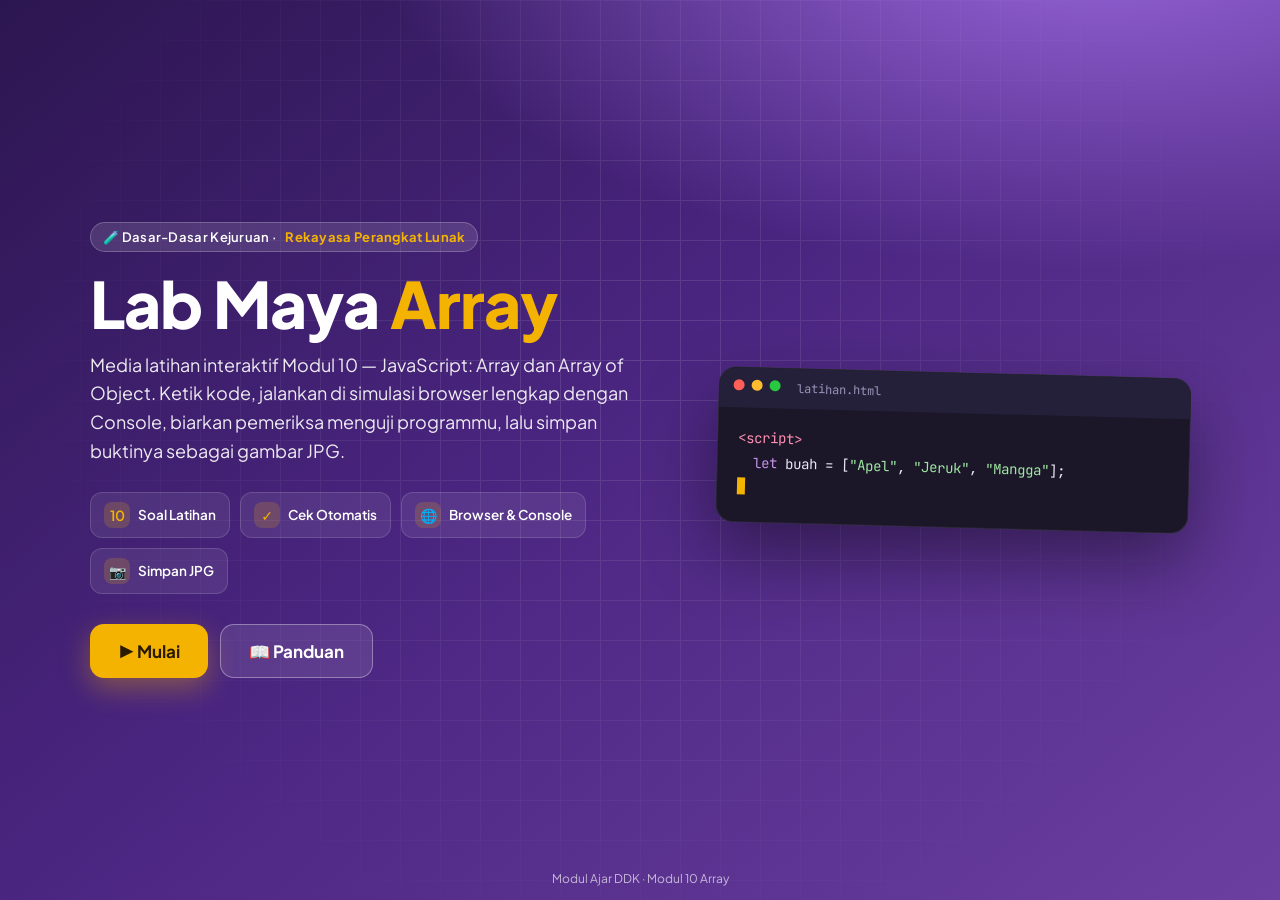
<file: lab-maya-js-array/index.html>
<!DOCTYPE html>
<html lang="id">
<head>
<meta charset="UTF-8">
<meta name="viewport" content="width=device-width, initial-scale=1, viewport-fit=cover">
<title>Lab Maya Array</title>
<link rel="preconnect" href="https://fonts.googleapis.com">
<link href="https://fonts.googleapis.com/css2?family=Plus+Jakarta+Sans:wght@400;500;600;700;800&family=JetBrains+Mono:wght@400;600&display=swap" rel="stylesheet">
<style>
:root{
  --brand:#6b3fa0; --brand-2:#8f5fd0; --brand-d:#3b1f63; --brand-l:#f3ecfc;
  --accent:#f5b301; --ok:#16a34a; --ok-l:#e8f8ee; --err:#dc2626; --err-l:#fdecec;
  --bg:#f5f3f9; --card:#ffffff; --ink:#1f1830; --muted:#6b6480; --line:#e4dfee;
  --ed-bg:#1d1a2b; --ed-gutter:#252238; --ed-ink:#e9e6f5;
  --radius:14px; --shadow:0 6px 24px rgba(59,31,99,.10);
  --mono:'JetBrains Mono',ui-monospace,Consolas,monospace;
}
*{box-sizing:border-box}
html,body{margin:0;height:100%}
body{font-family:'Plus Jakarta Sans',system-ui,sans-serif;color:var(--ink);background:var(--bg);-webkit-tap-highlight-color:transparent}
/* tanpa ligatur: >= <= != == tetap tampil apa adanya */
body,body *,pre,code,textarea,input{font-variant-ligatures:none!important;font-feature-settings:'liga' 0,'calt' 0,'dlig' 0!important}
button{font-family:inherit;cursor:pointer}
.screen{display:none;min-height:100vh;min-height:100dvh}
.screen.active{display:flex}

/* ============ HALAMAN 1: JUDUL ============ */
#s-title{align-items:center;justify-content:center;padding:32px 16px;color:#fff;position:relative;overflow:hidden;
  background:radial-gradient(1200px 600px at 85% -10%,#9d6ae0 0%,transparent 60%),linear-gradient(140deg,#2c1650 0%,#4a2580 45%,#6b3fa0 100%)}
#s-title::before{content:"";position:absolute;inset:0;opacity:.12;
  background-image:linear-gradient(#fff 1px,transparent 1px),linear-gradient(90deg,#fff 1px,transparent 1px);background-size:40px 40px;
  mask-image:radial-gradient(circle at 50% 40%,#000 0%,transparent 75%)}
.hero{position:relative;max-width:1100px;width:100%;display:grid;grid-template-columns:1.1fr .9fr;gap:48px;align-items:center}
.chip{display:inline-flex;gap:8px;align-items:center;padding:6px 12px;border-radius:99px;background:rgba(255,255,255,.12);border:1px solid rgba(255,255,255,.22);font-size:13px;font-weight:600;letter-spacing:.3px}
.chip b{color:var(--accent)}
.hero h1{font-size:clamp(38px,6vw,64px);line-height:1.04;margin:18px 0 14px;font-weight:800;letter-spacing:-1px}
.hero h1 span{color:var(--accent)}
.hero p.lead{font-size:clamp(15px,1.8vw,18px);opacity:.9;line-height:1.6;margin:0 0 26px;max-width:540px}
.feats{display:flex;flex-wrap:wrap;gap:10px;margin-bottom:30px}
.feat{display:flex;align-items:center;gap:8px;padding:9px 13px;border-radius:12px;background:rgba(255,255,255,.08);border:1px solid rgba(255,255,255,.14);font-size:13.5px;font-weight:600}
.feat i{font-style:normal;width:26px;height:26px;border-radius:8px;display:grid;place-items:center;background:rgba(245,179,1,.18);color:var(--accent);font-size:14px}
.cta{display:flex;gap:12px;flex-wrap:wrap}
.btn{display:inline-flex;align-items:center;justify-content:center;gap:8px;border:0;border-radius:12px;padding:12px 18px;font-weight:700;font-size:15px;transition:transform .12s,box-shadow .2s,background .2s,opacity .2s}
.btn:active{transform:scale(.97)}
.btn-big{padding:15px 28px;font-size:17px;border-radius:14px}
.btn-accent{background:var(--accent);color:#2a1a00;box-shadow:0 10px 28px rgba(245,179,1,.35)}
.btn-accent:hover{background:#ffc21f}
.btn-ghost{background:rgba(255,255,255,.1);color:#fff;border:1.5px solid rgba(255,255,255,.35)}
.btn-ghost:hover{background:rgba(255,255,255,.18)}
.hero-code{background:#1b1729;border-radius:18px;box-shadow:0 30px 70px rgba(0,0,0,.4);border:1px solid rgba(255,255,255,.08);overflow:hidden;transform:rotate(1.5deg)}
.hc-bar{display:flex;gap:7px;padding:12px 14px;background:#24203a}
.hc-bar span{width:11px;height:11px;border-radius:50%;background:#ff5f57}
.hc-bar span:nth-child(2){background:#febc2e}.hc-bar span:nth-child(3){background:#28c840}
.hc-bar em{margin-left:10px;font-style:normal;font-family:var(--mono);font-size:12px;color:#9a93b8}
.hero-code pre{margin:0;padding:18px 20px 22px;font-family:var(--mono);font-size:14px;line-height:1.75;color:#e9e6f5;white-space:pre;overflow:hidden}
.hero-code .cursor{display:inline-block;width:8px;height:17px;background:var(--accent);vertical-align:-3px;animation:blink 1s steps(1) infinite}
@keyframes blink{50%{opacity:0}}
.foot-note{position:absolute;bottom:14px;left:0;right:0;text-align:center;font-size:12px;opacity:.65}

/* ============ HALAMAN 2: LOADING ============ */
#s-load{align-items:center;justify-content:center;flex-direction:column;background:linear-gradient(160deg,#2c1650,#5a2f90);color:#fff;padding:24px;text-align:center}
.ld-logo{width:96px;height:96px;border-radius:26px;background:rgba(255,255,255,.1);border:1px solid rgba(255,255,255,.2);display:grid;place-items:center;font-family:var(--mono);font-weight:600;font-size:34px;color:var(--accent);animation:pulse 1.4s ease-in-out infinite}
@keyframes pulse{50%{transform:scale(1.08);box-shadow:0 0 0 14px rgba(245,179,1,.08)}}
#s-load h2{margin:26px 0 6px;font-size:24px}
#s-load p{margin:0 0 24px;opacity:.75;font-size:14px;min-height:20px}
.ld-bar{width:min(340px,80vw);height:10px;border-radius:99px;background:rgba(255,255,255,.12);overflow:hidden}
.ld-bar div{height:100%;width:0;border-radius:99px;background:linear-gradient(90deg,var(--accent),#ffdf7a);transition:width .25s}
.ld-pct{margin-top:10px;font-family:var(--mono);font-size:13px;opacity:.8}

/* ============ HALAMAN 3: LAB ============ */
#s-lab{flex-direction:column;height:100vh;height:100dvh;overflow:hidden}
.topbar{display:flex;align-items:center;gap:14px;padding:10px 16px;background:linear-gradient(90deg,var(--brand-d),var(--brand));color:#fff;flex-shrink:0}
.brand{display:flex;align-items:center;gap:10px;font-weight:800;font-size:17px;white-space:nowrap}
.brand .lg{width:34px;height:34px;border-radius:10px;background:rgba(255,255,255,.14);display:grid;place-items:center;font-family:var(--mono);color:var(--accent);font-size:14px}
.brand small{display:block;font-weight:500;font-size:11.5px;opacity:.75}
.prog{margin-left:auto;display:flex;align-items:center;gap:10px;font-size:13px;font-weight:600}
.prog .pb{width:140px;height:8px;border-radius:99px;background:rgba(255,255,255,.18);overflow:hidden}
.prog .pb div{height:100%;background:var(--accent);width:0;transition:width .4s}
.icon-btn{width:36px;height:36px;border-radius:10px;border:1px solid rgba(255,255,255,.25);background:rgba(255,255,255,.1);color:#fff;font-weight:800;font-size:15px;display:grid;place-items:center}
.icon-btn:hover{background:rgba(255,255,255,.2)}

.lab-main{flex:1;min-height:0;display:grid;grid-template-columns:270px minmax(0,1.05fr) minmax(0,1fr);gap:12px;padding:12px}
.pane{min-height:0;display:flex;flex-direction:column;gap:12px}
.card{background:var(--card);border:1px solid var(--line);border-radius:var(--radius);box-shadow:var(--shadow)}

/* Daftar soal */
.ident{padding:14px}
.ident h4,.list-card h4{margin:0 0 10px;font-size:12px;letter-spacing:.8px;text-transform:uppercase;color:var(--muted)}
.ident label{display:block;font-size:12px;font-weight:600;color:var(--muted);margin:8px 0 4px}
.ident input{width:100%;padding:9px 11px;border:1.5px solid var(--line);border-radius:10px;font:inherit;font-size:14px;outline:none;background:#fbfaff}
.ident input:focus{border-color:var(--brand-2);background:#fff}
.ident input[readonly]{background:#f1eef7;color:#3d3552;font-weight:700;cursor:not-allowed;border-color:#e4dfee}
.ident-lock{display:flex;align-items:flex-start;gap:6px;margin-top:10px;font-size:11.5px;line-height:1.4;color:var(--muted);background:#faf8fd;border:1px dashed var(--line);border-radius:9px;padding:7px 9px}
.ident-done{margin-top:10px;width:100%}
.form-row{margin-bottom:12px}
.form-row label{display:block;font-size:13px;font-weight:700;margin-bottom:6px}
.form-row input{width:100%;padding:12px 13px;border:1.5px solid var(--line);border-radius:11px;font:inherit;font-size:15px;outline:none}
.form-row input:focus{border-color:var(--brand-2)}
.form-row input.bad{border-color:var(--err);background:var(--err-l)}
.note{font-size:12.5px;background:#fff8e1;border:1px solid #ffe7a3;color:#6b4e00;padding:9px 11px;border-radius:10px;line-height:1.5}
/* Selamat */
.congrats{text-align:center;padding:26px 22px 6px}
.trophy{font-size:64px;line-height:1;animation:bounce 1.2s ease-in-out infinite}
@keyframes bounce{50%{transform:translateY(-8px) rotate(-4deg)}}
.congrats h2{margin:12px 0 6px;font-size:26px;color:var(--brand-d)}
.congrats .who{font-size:17px;font-weight:800;color:var(--brand)}
.congrats p{color:#4b4360;font-size:14.5px;line-height:1.6;margin:8px 0}
.stars{display:flex;justify-content:center;gap:6px;flex-wrap:wrap;margin:14px 0 4px}
.stars span{width:34px;height:34px;border-radius:10px;background:var(--ok-l);color:var(--ok);font-weight:800;display:grid;place-items:center;font-size:13px;border:1.5px solid #bfe9cd}
#confetti{position:fixed;inset:0;pointer-events:none;z-index:70}
.done-banner{margin:0 0 10px;padding:10px 12px;border-radius:12px;background:linear-gradient(90deg,#16a34a,#22c55e);color:#fff;font-size:13px;font-weight:700;display:none}
.done-banner.show{display:block}
.done-banner button{margin-top:8px;width:100%;border:0;border-radius:9px;padding:8px;font-weight:800;background:#fff;color:var(--ok)}
.list-card{flex:1;min-height:0;display:flex;flex-direction:column;padding:14px 10px 10px}
.list-card h4{padding:0 4px}
.soal-list{list-style:none;margin:0;padding:0;overflow:auto;flex:1}
.soal-list .grp{font-size:11px;font-weight:700;color:var(--brand);padding:10px 6px 4px;letter-spacing:.3px}
.soal-list button{width:100%;display:flex;align-items:center;gap:10px;text-align:left;padding:9px 8px;border:0;border-radius:10px;background:transparent;font-size:13.5px;color:var(--ink)}
.soal-list button:hover{background:var(--brand-l)}
.soal-list button.active{background:var(--brand);color:#fff}
.soal-list .num{flex-shrink:0;width:28px;height:28px;border-radius:8px;display:grid;place-items:center;font-weight:800;font-size:13px;background:var(--brand-l);color:var(--brand)}
.soal-list button.active .num{background:rgba(255,255,255,.2);color:#fff}
.soal-list .ttl{flex:1;line-height:1.3}
.soal-list .st{font-size:15px;color:var(--ok);font-weight:800}
.soal-list button.active .st{color:#b6f5c9}

/* Soal & editor */
.soal-card{padding:14px 16px;flex-shrink:0;max-height:42%;display:flex;flex-direction:column}
.soal-head{display:flex;align-items:center;gap:10px}
.soal-head .badge{background:var(--brand-l);color:var(--brand);font-weight:800;font-size:12px;padding:5px 10px;border-radius:99px;white-space:nowrap}
.soal-head h3{margin:0;font-size:16px;flex:1;line-height:1.3}
.toggle-soal{border:0;background:var(--brand-l);color:var(--brand);border-radius:8px;padding:6px 10px;font-weight:700;font-size:12px}
.soal-body{overflow:auto;margin-top:10px}
.soal-body p{margin:0 0 10px;font-size:14px;line-height:1.55;color:#3d3552}
.soal-body .tip{font-size:12.5px;background:#fff8e1;border:1px solid #ffe7a3;color:#6b4e00;padding:8px 10px;border-radius:10px;margin-bottom:10px}
.ref-label{font-size:11.5px;font-weight:700;color:var(--muted);letter-spacing:.5px;text-transform:uppercase;margin-bottom:6px;display:flex;align-items:center;gap:6px}
.ref-code{margin:0;background:var(--ed-bg);color:var(--ed-ink);border-radius:10px;padding:12px 14px;font-family:var(--mono);font-size:12.5px;line-height:1.6;overflow:auto;white-space:pre;
  user-select:none;-webkit-user-select:none;-webkit-touch-callout:none}
.soal-card.collapsed .soal-body{display:none}

.editor-card{flex:1;min-height:0;display:flex;flex-direction:column;overflow:hidden;background:var(--ed-bg);border-color:#2e2945}
.ed-toolbar{display:flex;align-items:center;gap:8px;padding:8px 10px;background:#24203a;border-bottom:1px solid #322c4c;flex-wrap:wrap}
.ed-file{display:flex;align-items:center;gap:8px;color:#cfc8ea;font-family:var(--mono);font-size:12.5px;margin-right:auto}
.ed-file i{font-style:normal;color:#ff8a5c}
.lock{font-family:'Plus Jakarta Sans';font-size:11px;font-weight:700;color:#ffcf4d;background:rgba(255,207,77,.12);padding:3px 8px;border-radius:99px}
.tb{border:0;border-radius:9px;padding:8px 12px;font-weight:700;font-size:13px;display:inline-flex;align-items:center;gap:6px}
.tb-run{background:#3a335a;color:#fff}.tb-run:hover{background:#4a4270}
.tb-reset{background:transparent;color:#b9b1d8;border:1px solid #3d3660}.tb-reset:hover{color:#fff}
.tb-check{background:var(--accent);color:#2a1a00}.tb-check:hover{background:#ffc21f}
.editor{position:relative;flex:1;min-height:0;display:flex;font-family:var(--mono);font-size:14px;line-height:22px;font-variant-ligatures:none;font-feature-settings:'liga' 0,'calt' 0;font-kerning:none;-webkit-text-size-adjust:100%;text-size-adjust:100%}
.gutter{flex-shrink:0;width:46px;font-variant-numeric:tabular-nums;background:var(--ed-gutter);color:#6d6790;text-align:right;padding:12px 8px 12px 0;overflow:hidden;user-select:none;-webkit-user-select:none;white-space:pre}
.ed-area{position:relative;flex:1;min-width:0;overflow:hidden}
.ed-area pre,.ed-area textarea,.ed-area pre code{font-family:inherit;font-size:inherit;font-weight:400;font-style:normal;line-height:inherit;font-variant-ligatures:none;font-feature-settings:'liga' 0,'calt' 0;font-kerning:none;letter-spacing:0;word-spacing:0;tab-size:4;-moz-tab-size:4;text-rendering:optimizeSpeed}
.ed-area pre,.ed-area textarea{position:absolute;inset:0;margin:0;padding:12px 14px;white-space:pre;border:0;border-radius:0;box-sizing:border-box;-webkit-appearance:none;appearance:none;text-indent:0}
.ed-area pre{color:var(--ed-ink);pointer-events:none;overflow:hidden}
.ed-area pre code{display:block;padding:0;margin:0;background:none;white-space:pre;will-change:transform}
.ed-area textarea{background:transparent;color:transparent;caret-color:#fff;resize:none;outline:none;overflow:auto;-webkit-text-fill-color:transparent}
.ed-area textarea::placeholder{color:#5f5980;-webkit-text-fill-color:#5f5980}
.ed-area textarea::selection{background:rgba(143,95,208,.45)}
.h-t{color:#ff8fb1}.h-a{color:#ffcf6b}.h-s{color:#9ee6a1}.h-c{color:#7d7799}.h-d{color:#7fc7ff}
.editor.shake{animation:shake .45s}
@keyframes shake{20%,60%{transform:translateX(-6px)}40%,80%{transform:translateX(6px)}}

/* Browser */
.browser{flex:1;min-height:0;display:flex;flex-direction:column;overflow:hidden}
.br-top{background:#ece9f3;border-bottom:1px solid #dcd7e8;padding:8px 10px 0;border-radius:var(--radius) var(--radius) 0 0}
.br-tabs{display:flex;align-items:flex-end;gap:8px}
.br-dots{display:flex;gap:6px;padding:0 6px 10px 2px}
.br-dots span{width:11px;height:11px;border-radius:50%;background:#ff5f57}
.br-dots span:nth-child(2){background:#febc2e}.br-dots span:nth-child(3){background:#28c840}
.br-tab{background:#fff;border-radius:10px 10px 0 0;padding:7px 12px;font-size:12.5px;max-width:240px;display:flex;align-items:center;gap:7px;white-space:nowrap;overflow:hidden;text-overflow:ellipsis;color:#333}
.br-tab span{overflow:hidden;text-overflow:ellipsis}
.br-tab i{font-style:normal;width:14px;height:14px;border-radius:4px;background:var(--brand);color:#fff;font-size:8px;display:grid;place-items:center;font-family:var(--mono);flex-shrink:0}
.br-url{display:flex;align-items:center;gap:8px;background:#fff;padding:7px 10px;margin:0 -10px;border-top:1px solid #eee}
.br-url .nav{color:#999;font-size:15px;border:0;background:none;padding:0 2px}
.br-url .addr{flex:1;background:#f1eff6;border-radius:99px;padding:6px 12px;font-size:12.5px;color:#444;font-family:var(--mono);white-space:nowrap;overflow:hidden;text-overflow:ellipsis}
.br-url .addr b{color:#888;font-weight:400}
.view-switch{display:flex;background:#f1eff6;border-radius:9px;padding:3px;gap:2px}
.view-switch button{border:0;background:transparent;border-radius:7px;padding:5px 9px;font-size:12px;font-weight:700;color:var(--muted);white-space:nowrap}
.view-switch button.on{background:#fff;color:var(--brand);box-shadow:0 1px 4px rgba(0,0,0,.08)}
.br-frame{flex:1;min-height:0;position:relative;background:#fff;border-radius:0 0 var(--radius) var(--radius);overflow:hidden}
.br-frame iframe{width:100%;height:100%;border:0;display:block;background:#fff}
.target-flag{position:absolute;top:8px;right:8px;background:var(--brand);color:#fff;font-size:11px;font-weight:700;padding:4px 9px;border-radius:99px;display:none;pointer-events:none}
.br-frame.target .target-flag{display:block}

/* Hasil cek */
.check-panel{flex-shrink:0;max-height:44%;display:flex;flex-direction:column;overflow:hidden}
.cp-head{display:flex;align-items:center;gap:10px;padding:10px 14px;border-bottom:1px solid var(--line)}
.cp-head h4{margin:0;font-size:14px;flex:1}
.tb-shot{background:var(--brand);color:#fff}
.tb-shot:hover{background:var(--brand-2)}
.tb-shot:disabled{background:#cfc8dd;color:#fff;cursor:not-allowed}
.cp-body{overflow:auto;padding:12px 14px}
.cp-empty{font-size:13.5px;color:var(--muted);line-height:1.55}
.verdict{display:flex;gap:12px;align-items:flex-start;padding:12px 14px;border-radius:12px;margin-bottom:10px}
.verdict .vi{width:34px;height:34px;flex-shrink:0;border-radius:50%;display:grid;place-items:center;font-weight:800;color:#fff;font-size:17px}
.verdict b{display:block;font-size:14.5px;margin-bottom:2px}
.verdict span{font-size:13px;line-height:1.45}
.verdict.ok{background:var(--ok-l);color:#0f5a2a}.verdict.ok .vi{background:var(--ok)}
.verdict.err{background:var(--err-l);color:#7f1d1d}.verdict.err .vi{background:var(--err)}
.verdict.warn{background:#fff6e0;color:#6b4e00}.verdict.warn .vi{background:#e0a100}
.chk{list-style:none;margin:0;padding:0}
.chk li{display:flex;gap:9px;align-items:flex-start;font-size:13px;padding:6px 2px;border-bottom:1px dashed var(--line);line-height:1.45}
.chk li:last-child{border-bottom:0}
.chk .m{flex-shrink:0;width:19px;height:19px;border-radius:50%;display:grid;place-items:center;font-size:11px;font-weight:800;color:#fff;margin-top:1px}
.chk li.y .m{background:var(--ok)}.chk li.n .m{background:var(--err)}
.chk li.n{color:#8a1c1c;font-weight:600}
.chk li.go{cursor:pointer;border-radius:8px;transition:background .15s}
.chk li.go:hover,.chk li.go:focus{background:#fdf1f1;outline:none}
.chk .goto{display:block;font-style:normal;font-size:11.5px;font-weight:700;color:var(--brand);margin-top:2px}
.line-flash{position:absolute;left:0;right:0;top:0;height:22px;background:rgba(239,68,68,.22);border-left:3px solid #ef4444;pointer-events:none;opacity:0;transition:opacity .35s}
.line-flash.miss{background:rgba(245,179,1,.2);border-left-color:#f5b301}
.line-flash.show{opacity:1;animation:fl 0.6s ease-in-out 2}
@keyframes fl{50%{background:rgba(239,68,68,.4)}}
.line-flash.miss.show{animation:none}
.chk small{display:block;font-weight:500;color:#b44;font-size:12px}
code.k{font-family:var(--mono);font-size:12px;background:var(--brand-l);color:var(--brand-d);padding:1px 5px;border-radius:5px}
.chk li.n code.k{background:#fbd5d5;color:#7f1d1d}

/* ============ HALAMAN 4: SELESAI ============ */
#s-finish{display:none;background:var(--bg);overflow:auto}
#s-finish.active{display:block}
.fin-wrap{max-width:1040px;margin:0 auto;padding:24px 16px 40px}
.fin-hero{display:flex;gap:24px;align-items:center;padding:28px;border-radius:22px;color:#fff;background:radial-gradient(700px 300px at 90% -20%,#9d6ae0,transparent 60%),linear-gradient(135deg,#2c1650,#6b3fa0);box-shadow:var(--shadow);position:relative;overflow:hidden}
.fin-trophy{font-size:84px;line-height:1;flex-shrink:0;animation:bounce 1.4s ease-in-out infinite}
.fin-hero h1{margin:10px 0 6px;font-size:clamp(26px,4vw,38px);line-height:1.15}
.fin-hero h1 span{color:var(--accent)}
.fin-hero p{margin:0;opacity:.92;line-height:1.55}
.fin-meta{display:flex;gap:10px;flex-wrap:wrap;margin-top:12px}
.fin-meta span{background:rgba(255,255,255,.14);border:1px solid rgba(255,255,255,.22);padding:5px 11px;border-radius:99px;font-size:13px;font-weight:600}
.fin-stars{justify-content:flex-start;margin-top:14px}
.fin-stars span{background:rgba(255,255,255,.95)}
.fin-card{background:#fff;border:1px solid var(--line);border-radius:18px;box-shadow:var(--shadow);padding:22px;margin-top:18px}
.fin-card h2{margin:0 0 14px;font-size:20px;color:var(--brand-d)}
.fin-sub{margin:-6px 0 16px;color:var(--muted);font-size:14px}
.sum-grid{display:grid;grid-template-columns:1fr 1fr;gap:12px}
.sum{display:flex;gap:12px;padding:13px;border:1px solid var(--line);border-radius:14px;background:#fcfbfe}
.sum .n{flex-shrink:0;width:32px;height:32px;border-radius:10px;background:var(--brand);color:#fff;font-weight:800;display:grid;place-items:center}
.sum h3{margin:0 0 4px;font-size:14.5px}
.sum ul{margin:0;padding-left:17px;font-size:13.2px;line-height:1.55;color:#40384f}
.fb-q{margin-bottom:16px}
.fb-q label{display:block;font-weight:700;font-size:14.5px;margin-bottom:8px}
.fb-q textarea{width:100%;padding:11px 13px;border:1.5px solid var(--line);border-radius:12px;font:inherit;font-size:14.5px;resize:vertical;outline:none;min-height:64px;background:#fcfbfe}
.fb-q textarea:focus{border-color:var(--brand-2);background:#fff}
.fb-q textarea.bad,.mood.bad{border-color:var(--err)!important;background:var(--err-l)}
.mood{display:grid;grid-template-columns:repeat(5,1fr);gap:8px;border:1.5px solid transparent;border-radius:14px;padding:2px}
.mood button{border:1.5px solid var(--line);background:#fff;border-radius:12px;padding:10px 4px;font-size:12.5px;font-weight:700;color:var(--muted);display:flex;flex-direction:column;align-items:center;gap:4px}
.mood button i{font-style:normal;font-size:28px;filter:grayscale(.7);transition:.15s}
.mood button.on{border-color:var(--brand);background:var(--brand-l);color:var(--brand)}
.mood button.on i{filter:none;transform:scale(1.15)}
.fin-actions{display:flex;gap:10px;flex-wrap:wrap;justify-content:center;margin-top:22px}
.fin-foot{text-align:center;color:var(--muted);font-size:13px;margin-top:12px}
@media (max-width:760px){
  .fin-hero{flex-direction:column;text-align:center;padding:22px 18px}
  .fin-trophy{font-size:64px}
  .fin-meta,.fin-stars{justify-content:center}
  .sum-grid{grid-template-columns:1fr}
  .fin-card{padding:18px 16px}
  .mood{grid-template-columns:repeat(5,1fr);gap:5px}
  .mood button{font-size:10.5px;padding:8px 2px}
  .mood button i{font-size:24px}
  .fin-actions .btn{width:100%}
}

/* JavaScript lab */
.h-k{color:#c792ea}.h-n{color:#f78c6c}.h-f{color:#82aaff}
.tip.uji{background:#eef6ff;border-color:#cfe3ff;color:#174a7a}
.cp-tabs{display:flex;gap:4px;flex:1;min-width:0}
.cp-tabs button{border:0;background:transparent;padding:7px 10px;border-radius:9px;font-weight:700;font-size:13px;color:var(--muted);display:inline-flex;align-items:center;gap:6px;white-space:nowrap}
.cp-tabs button.on{background:var(--brand-l);color:var(--brand)}
.cbadge{background:var(--brand);color:#fff;border-radius:99px;font-size:10.5px;padding:1px 6px;min-width:18px;text-align:center;line-height:1.5}
.cbadge.err{background:var(--err)}
.con-clear{color:var(--muted)!important;border-color:var(--line)!important;padding:6px 10px!important}
.cp-body[hidden]{display:none}
.con-body{background:#1d1a2b;font-family:var(--mono);font-size:12.5px;padding:4px 0!important;border-radius:0 0 var(--radius) var(--radius);flex:1}
.con-body .cp-empty{color:#9a93b8;padding:10px 14px}
.cl{display:flex;gap:8px;align-items:flex-start;padding:5px 12px;border-bottom:1px solid #2a2640;color:#e9e6f5;line-height:1.45;word-break:break-word}
.cl i{font-style:normal;width:16px;flex-shrink:0;text-align:center;color:#8a84a6}
.cl span{flex:1;white-space:pre-wrap}
.cl b{font-weight:600;color:#ffb4b4;font-size:11px;white-space:nowrap}
.cl.error{background:rgba(220,38,38,.16);color:#ffb4b4}.cl.error i{color:#ff6b6b}
.cl.error em{display:block;font-style:normal;color:#ffd27a;font-family:'Plus Jakarta Sans',sans-serif;font-size:12px;margin-top:2px}
.cl.warn{background:rgba(245,179,1,.1);color:#ffe19a}
.cl.alert{color:#ffd27a}.cl.prompt{color:#9ee6a1}.cl.info{color:#8fd0ff}
.cl.sys{color:#9a93b8;font-family:'Plus Jakarta Sans',sans-serif;font-size:11.5px}
.cl.go{cursor:pointer}.cl.go:hover{background:rgba(220,38,38,.3)}
.run-ov{position:absolute;inset:0;background:rgba(250,249,253,.9);backdrop-filter:blur(2px);display:flex;align-items:center;justify-content:center;text-align:center;padding:16px;z-index:2}
.run-ov[hidden]{display:none}
.run-ov .ic{width:56px;height:56px;border-radius:50%;background:var(--brand);color:#fff;display:grid;place-items:center;font-size:22px;margin:0 auto 10px;box-shadow:0 8px 24px rgba(107,63,160,.35)}
.run-ov b{display:block;font-size:15px;margin-bottom:4px}
.run-ov span{display:block;font-size:13px;color:var(--muted);margin-bottom:12px}
.run-ov button[hidden]{display:none}
.test-frame{position:fixed;left:-10000px;top:0;width:800px;height:600px;border:0;visibility:hidden;pointer-events:none}
.check-panel{min-height:200px}
#btnCheck:disabled{opacity:.75;cursor:wait}
.pane,.card,.soal-body,.br-top{min-width:0}
.br-tabs{min-width:0}.br-tab{min-width:0;flex-shrink:1}.view-switch{flex-shrink:0}
@media (max-width:900px){.lab-main{grid-template-columns:minmax(0,1fr)!important}.br-dots{display:none}}

.ref-wrap{position:relative}
.ref-code{border-radius:10px 10px 0 0!important;overflow-x:auto;overflow-y:hidden;scrollbar-width:none;-ms-overflow-style:none}
.ref-code::-webkit-scrollbar{display:none;height:0}
.hbar{position:sticky;bottom:0;z-index:1;box-shadow:0 -4px 10px rgba(0,0,0,.25);height:14px;background:#2a2640;border-radius:0 0 10px 10px;cursor:pointer;touch-action:none;user-select:none;-webkit-user-select:none}
.hthumb{position:absolute;top:3px;left:0;height:8px;min-width:36px;border-radius:99px;background:#8f7cc4;transition:background .15s}
.hbar:hover .hthumb,.hbar.drag .hthumb{background:#b9a6ee}
.hbar.full .hthumb{background:#5a5180}
/* Mobile nav */
.mnav{display:none}

/* Modal */
.modal{position:fixed;inset:0;background:rgba(20,10,40,.55);display:none;align-items:center;justify-content:center;padding:16px;z-index:50;backdrop-filter:blur(3px)}
.modal.open{display:flex}
.modal-box{background:#fff;color:var(--ink);border-radius:18px;max-width:620px;width:100%;max-height:90vh;max-height:90dvh;display:flex;flex-direction:column;box-shadow:0 30px 80px rgba(0,0,0,.35);animation:pop .22s ease-out}
@keyframes pop{from{transform:translateY(12px) scale(.98);opacity:0}}
.modal-h{display:flex;align-items:center;gap:10px;padding:16px 18px;border-bottom:1px solid var(--line)}
.modal-h h3{margin:0;font-size:18px;flex:1}
.x{border:0;background:var(--brand-l);color:var(--brand);width:34px;height:34px;border-radius:10px;font-size:18px;font-weight:800}
.modal-b{padding:16px 18px;overflow:auto}
.steps{list-style:none;margin:0;padding:0;counter-reset:s}
.steps li{counter-increment:s;display:flex;gap:12px;padding:10px 0;font-size:14.5px;line-height:1.55;border-bottom:1px solid #f0edf5}
.steps li:last-child{border:0}
.steps li::before{content:counter(s);flex-shrink:0;width:30px;height:30px;border-radius:9px;background:var(--brand);color:#fff;font-weight:800;display:grid;place-items:center;font-size:14px}
.modal-f{padding:12px 18px 16px;display:flex;gap:10px;justify-content:flex-end;flex-wrap:wrap}
.btn-brand{background:var(--brand);color:#fff}.btn-brand:hover{background:var(--brand-2)}
.btn-soft{background:var(--brand-l);color:var(--brand)}
.shot-img{width:100%;border-radius:10px;border:1px solid var(--line);display:block}
.shot-wait{padding:30px;text-align:center;color:var(--muted);font-size:14px}
.spin{width:34px;height:34px;border-radius:50%;border:4px solid var(--brand-l);border-top-color:var(--brand);margin:0 auto 12px;animation:sp 0.8s linear infinite}
@keyframes sp{to{transform:rotate(360deg)}}

/* Toast */
.toast{position:fixed;left:50%;bottom:24px;transform:translateX(-50%) translateY(20px);background:#241a3a;color:#fff;padding:11px 16px;border-radius:12px;font-size:13.5px;font-weight:600;box-shadow:0 10px 30px rgba(0,0,0,.3);opacity:0;pointer-events:none;transition:opacity .25s,transform .25s;z-index:60;max-width:90vw;text-align:center}
.toast.show{opacity:1;transform:translateX(-50%) translateY(0)}
.toast.err{background:var(--err)}.toast.ok{background:var(--ok)}

/* ============ RESPONSIVE ============ */
@media (max-width:1440px){.ed-file .lock{display:none}}
@media (max-width:1180px){
  .lab-main{grid-template-columns:230px minmax(0,1fr) minmax(0,1fr)}
  .prog .pb{width:90px}
}
@media (max-width:900px){
  .hero{grid-template-columns:1fr;gap:34px;text-align:left}
  .hero-code{transform:none}
  .hero-code pre{font-size:12.5px}
  .foot-note{position:static;margin-top:24px}
  #s-title{flex-direction:column}

  .topbar{padding:9px 12px;gap:10px}
  .brand{font-size:15px}.brand small{display:none}
  .prog .pb{width:60px}
  .prog .lbl{display:none}
  .lab-main{grid-template-columns:1fr;padding:10px;padding-bottom:calc(72px + env(safe-area-inset-bottom))}
  .pane{display:none}
  .pane.show{display:flex}
  .soal-card{max-height:46%}
  .editor{font-size:13.5px}
  .gutter{width:38px}
  .check-panel{max-height:52%}
  .mnav{display:flex;position:fixed;left:0;right:0;bottom:0;background:#fff;border-top:1px solid var(--line);padding:6px 8px calc(6px + env(safe-area-inset-bottom));z-index:20;box-shadow:0 -6px 20px rgba(0,0,0,.06)}
  .mnav button{flex:1;border:0;background:transparent;display:flex;flex-direction:column;align-items:center;gap:2px;padding:6px 4px;border-radius:10px;font-size:11.5px;font-weight:700;color:var(--muted)}
  .mnav button .ic{font-size:18px;line-height:1}
  .mnav button.on{color:var(--brand);background:var(--brand-l)}
  .tb{padding:8px 10px;font-size:12.5px}
  .ed-file .lock{display:none}
}
@media (max-width:420px){
  .tb .t-l{display:none}
  .view-switch button{padding:5px 7px}
}
</style>
</head>
<body>

<!-- ===================== HALAMAN 1 : JUDUL ===================== -->
<section class="screen active" id="s-title">
  <div class="hero">
    <div>
      <span class="chip">🧪 Dasar-Dasar Kejuruan · <b>Rekayasa Perangkat Lunak</b></span>
      <h1>Lab Maya <span>Array</span></h1>
      <p class="lead">Media latihan interaktif Modul 10 — JavaScript: Array dan Array of Object. Ketik kode, jalankan di simulasi browser lengkap dengan Console, biarkan pemeriksa menguji programmu, lalu simpan buktinya sebagai gambar JPG.</p>
      <div class="feats">
        <div class="feat"><i>10</i> Soal Latihan</div>
        <div class="feat"><i>✓</i> Cek Otomatis</div>
        <div class="feat"><i>🌐</i> Browser &amp; Console</div>
        <div class="feat"><i>📷</i> Simpan JPG</div>
      </div>
      <div class="cta">
        <button class="btn btn-big btn-accent" id="btnMulai">▶ Mulai</button>
        <button class="btn btn-big btn-ghost" data-open="mGuide">📖 Panduan</button>
      </div>
    </div>
    <div class="hero-code" aria-hidden="true">
      <div class="hc-bar"><span></span><span></span><span></span><em>latihan.html</em></div>
      <pre id="heroCode"></pre>
    </div>
  </div>
  <div class="foot-note">Modul Ajar DDK · Modul 10 Array</div>
</section>

<!-- ===================== HALAMAN 2 : LOADING ===================== -->
<section class="screen" id="s-load">
  <div class="ld-logo">JS</div>
  <h2>Menyiapkan Lab Maya</h2>
  <p id="ldMsg">Memulai…</p>
  <div class="ld-bar"><div id="ldBar"></div></div>
  <div class="ld-pct" id="ldPct">0%</div>
</section>

<!-- ===================== HALAMAN 3 : LAB ===================== -->
<section class="screen" id="s-lab">
  <header class="topbar">
    <div class="brand"><div class="lg">JS</div><div>Lab Maya Array<small>Modul 10 · Array &amp; Array of Object</small></div></div>
    <div class="prog"><span class="lbl">Progres</span><div class="pb"><div id="progBar"></div></div><span id="progTxt">0/10</span></div>
    <button class="icon-btn" data-open="mGuide" title="Panduan">?</button>
    <button class="icon-btn" id="btnHome" title="Halaman judul">⌂</button>
  </header>

  <main class="lab-main">
    <!-- Panel daftar soal -->
    <div class="pane pane-list" id="paneList">
      <div class="card ident">
        <h4>Identitas Siswa</h4>
        <label for="inNama">Nama</label>
        <input id="inNama" placeholder="Nama lengkap" autocomplete="off">
        <label for="inKelas">Kelas / No. Absen</label>
        <input id="inKelas" placeholder="Contoh: X RPL 1 / 07" autocomplete="off">
        <div class="ident-lock" id="identLock">🔒 Identitas terkunci sampai semua 10 latihan selesai.</div>
      </div>
      <div class="card list-card">
        <div class="done-banner" id="doneBanner">🎉 Semua latihan selesai!<button id="btnFinish">Lanjut ke Ringkasan &amp; Umpan Balik →</button></div>
        <h4>Daftar Latihan</h4>
        <ul class="soal-list" id="soalList"></ul>
      </div>
    </div>

    <!-- Panel soal + editor -->
    <div class="pane pane-code show" id="paneCode">
      <div class="card soal-card" id="soalCard">
        <div class="soal-head">
          <span class="badge" id="soalBadge">Latihan 1</span>
          <h3 id="soalJudul"></h3>
          <button class="toggle-soal" id="toggleSoal">Sembunyikan</button>
        </div>
        <div class="soal-body">
          <p id="soalDesc"></p>
          <div class="tip" id="soalTip" hidden></div>
          <div class="tip uji" id="soalUji" hidden></div>
          <div class="ref-label">📄 Kode yang harus diketik</div>
          <div class="ref-wrap"><pre class="ref-code" id="refCode"></pre><div class="hbar" id="refBar" title="Geser untuk melihat kode yang panjang"><div class="hthumb"></div></div></div>
        </div>
      </div>
      <div class="card editor-card">
        <div class="ed-toolbar">
          <div class="ed-file"><i>◆</i><span id="edFile">latihan1.html</span><span class="lock">🔒 Copy-paste nonaktif</span></div>
          <button class="tb tb-reset" id="btnReset" title="Kosongkan editor">↺ <span class="t-l">Reset</span></button>
          <button class="tb tb-run" id="btnRun" title="Jalankan program (Ctrl+Enter)">▶ <span class="t-l">Jalankan</span></button>
          <button class="tb tb-check" id="btnCheck">✔ Cek Kode</button>
        </div>
        <div class="editor" id="editor">
          <div class="gutter" id="gutter">1</div>
          <div class="ed-area">
            <pre aria-hidden="true"><code id="hl"></code></pre>
            <div class="line-flash" id="lineFlash"></div>
            <textarea id="code" spellcheck="false" autocomplete="off" autocorrect="off" autocapitalize="off" wrap="off" placeholder="Ketik kode HTML + JavaScript di sini…"></textarea>
          </div>
        </div>
      </div>
    </div>

    <!-- Panel browser + hasil cek -->
    <div class="pane pane-view" id="paneView">
      <div class="card browser">
        <div class="br-top">
          <div class="br-tabs">
            <div class="br-dots"><span></span><span></span><span></span></div>
            <div class="br-tab"><i>W</i><span id="brTitle">Untitled</span></div>
            <div style="margin-left:auto;padding-bottom:6px" class="view-switch">
              <button class="on" data-view="mine">Hasil Kodemu</button>
              <button data-view="target">Contoh Target</button>
            </div>
          </div>
          <div class="br-url">
            <button class="nav" title="Muat ulang" id="btnReload">⟳</button>
            <div class="addr" id="brAddr"><b>http://</b>localhost/latihan1.html</div>
          </div>
        </div>
        <div class="br-frame" id="brFrame">
          <iframe id="preview" title="Simulasi browser"></iframe>
          <div class="run-ov" id="runOv"><div><div class="ic">▶</div><b id="ovMsg">Program belum dijalankan</b><span id="ovSub">Tekan Jalankan untuk melihat hasilnya di browser</span><button class="btn btn-brand" id="ovRun">▶ Jalankan</button></div></div>
          <div class="target-flag">Contoh target</div>
        </div>
      </div>
      <div class="card check-panel">
        <div class="cp-head">
          <div class="cp-tabs"><button class="on" data-cp="res">✔ Hasil Cek</button><button data-cp="con">Console <span class="cbadge" id="conBadge" hidden>0</span></button></div>
          <button class="tb tb-reset con-clear" id="conClear" hidden title="Bersihkan console">⌫</button>
          <button class="tb tb-shot" id="btnShot" disabled title="Aktif setelah kode benar">📷 <span class="t-l">Simpan JPG</span></button>
        </div>
        <div class="cp-body con-body" id="conBody" hidden></div>
        <div class="cp-body" id="cpBody">
          <div class="cp-empty">Ketik kode sesuai soal, lalu tekan <b>✔ Cek Kode</b>. Bagian yang masih salah akan ditandai merah. Jika semua benar, tombol <b>📷 Simpan JPG</b> akan aktif.</div>
        </div>
      </div>
    </div>
  </main>

  <nav class="mnav" id="mnav">
    <button data-tab="paneList"><span class="ic">☰</span>Soal</button>
    <button data-tab="paneCode" class="on"><span class="ic">⌨</span>Kode</button>
    <button data-tab="paneView"><span class="ic">🌐</span>Browser</button>
  </nav>
</section>

<!-- ===================== HALAMAN 4 : SELESAI ===================== -->
<section class="screen" id="s-finish">
  <div class="fin-wrap">
    <div class="fin-hero">
      <div class="fin-trophy">🏆</div>
      <div class="fin-hero-t">
        <span class="chip">Lab Maya Array · Modul 10</span>
        <h1>Selamat, <span id="finNama"></span>!</h1>
        <p>Kamu telah menyelesaikan <b>semua 10 latihan</b> Array JavaScript dengan benar. Hebat! Pertahankan semangat belajarmu.</p>
        <div class="fin-meta"><span id="finKelas"></span><span id="finTgl"></span></div>
        <div class="stars fin-stars" id="finStars"></div>
      </div>
    </div>

    <div class="fin-card">
      <h2>📚 Ringkasan Materi</h2>
      <div class="sum-grid" id="sumGrid"></div>
    </div>

    <div class="fin-card">
      <h2>💬 Umpan Balik Murid</h2>
      <p class="fin-sub">Isi semua pertanyaan dengan jujur. Jawabanmu membantu guru memperbaiki pembelajaran.</p>
      <div class="fb-q">
        <label>1. Bagaimana perasaanmu setelah mengerjakan Lab Maya Array?</label>
        <div class="mood" id="mood">
          <button data-v="1"><i>😣</i>Sulit sekali</button><button data-v="2"><i>😕</i>Sulit</button><button data-v="3"><i>😐</i>Biasa</button><button data-v="4"><i>🙂</i>Senang</button><button data-v="5"><i>🤩</i>Senang sekali</button>
        </div>
      </div>
      <div class="fb-q"><label for="fb1">2. Materi apa yang paling mudah kamu pahami? Mengapa?</label><textarea id="fb1" class="fb" rows="2" maxlength="300" placeholder="Tulis jawabanmu…"></textarea></div>
      <div class="fb-q"><label for="fb2">3. Materi apa yang masih sulit atau membingungkan?</label><textarea id="fb2" class="fb" rows="2" maxlength="300" placeholder="Tulis jawabanmu…"></textarea></div>
      <div class="fb-q"><label for="fb3">4. Kesan dan saran untuk pembelajaran ini</label><textarea id="fb3" class="fb" rows="2" maxlength="300" placeholder="Tulis jawabanmu…"></textarea></div>
    </div>

    <div class="fin-actions">
      <button class="btn btn-soft" id="finBack">← Kembali ke Lab</button>
      <button class="btn btn-accent" id="finShot">📷 Simpan JPG</button>
      <button class="btn btn-brand" id="finHome">🏠 Selesai &amp; Kembali ke Halaman Utama</button>
    </div>
    <p class="fin-foot">Simpan JPG halaman ini sebagai bukti penyelesaian, lalu tekan <b>Selesai</b> agar murid berikutnya bisa mengerjakan.</p>
  </div>
</section>

<!-- ===================== MODAL PANDUAN ===================== -->
<div class="modal" id="mGuide">
  <div class="modal-box">
    <div class="modal-h"><h3>📖 Panduan Lab Maya Array</h3><button class="x" data-close>×</button></div>
    <div class="modal-b">
      <ol class="steps">
        <li><div>Tekan <b>Mulai</b>, lalu isi <b>Nama</b> dan <b>Kelas</b>. Identitas terkunci sampai semua latihan selesai.</div></li>
        <li><div>Pilih soal (1–10). Baca tujuan latihan dan <b>kode yang harus diketik</b>.</div></li>
        <li><div>Ketik ulang kode di <b>editor</b>. Copy, cut, dan paste dinonaktifkan agar kamu terbiasa menulis kode sendiri.</div></li>
        <li><div>Tekan <b>▶ Jalankan</b> (atau <b>Ctrl+Enter</b>). Jika program memakai <code class="k">prompt()</code>, isi kotak input yang muncul. Hasil <code class="k">console.log()</code>, alert, prompt, dan error tampil di tab <b>Console</b>.</div></li>
        <li><div>Tab <b>Contoh Target</b> menampilkan hasil program yang benar, dijalankan otomatis dengan data uji.</div></li>
        <li><div>Tekan <b>✔ Cek Kode</b>. Pemeriksa menjalankan programmu dengan data uji (input prompt, mengisi form, mengklik tombol). Tanda <span style="color:var(--ok);font-weight:800">✓</span> benar, <span style="color:var(--err);font-weight:800">✗</span> salah. Klik tanda ✗ atau error di Console untuk langsung menuju baris kodenya.</div></li>
        <li><div>Jika benar, tekan <b>📷 Simpan JPG</b>. Setelah semua soal selesai, baca ringkasan materi, isi umpan balik, dan simpan JPG bukti penyelesaian.</div></li>
      </ol>
    </div>
    <div class="modal-f"><button class="btn btn-brand" data-close>Mengerti</button></div>
  </div>
</div>

<!-- ===================== MODAL SCREENSHOT ===================== -->
<div class="modal" id="mShot">
  <div class="modal-box" style="max-width:860px">
    <div class="modal-h"><h3>📷 Tangkapan Layar Latihan</h3><button class="x" data-close>×</button></div>
    <div class="modal-b" id="shotBody"></div>
    <div class="modal-f"><button class="btn btn-soft" data-close>Tutup</button><a class="btn btn-brand" id="shotDl" download="latihan.jpg" href="#">⬇ Unduh JPG</a></div>
  </div>
</div>

<!-- ===================== MODAL IDENTITAS ===================== -->
<div class="modal" id="mIdent" data-static>
  <div class="modal-box" style="max-width:460px">
    <div class="modal-h"><h3>👤 Identitas Siswa</h3></div>
    <div class="modal-b">
      <div class="form-row"><label for="fNama">Nama lengkap</label><input id="fNama" autocomplete="off" placeholder="Contoh: Budi Santoso" maxlength="60"></div>
      <div class="form-row"><label for="fKelas">Kelas / No. Absen</label><input id="fKelas" autocomplete="off" placeholder="Contoh: X RPL 1 / 07" maxlength="40"></div>
      <div class="note">⚠️ Pastikan data sudah benar. Nama dan kelas <b>tidak bisa diganti</b> sampai kamu menyelesaikan <b>semua 10 latihan</b>.</div>
    </div>
    <div class="modal-f"><button class="btn btn-soft" id="identBack">Kembali</button><button class="btn btn-brand" id="identSave">Simpan &amp; Mulai</button></div>
  </div>
</div>

<!-- ===================== MODAL SELAMAT ===================== -->
<div class="modal" id="mDone" data-static>
  <div class="modal-box" style="max-width:520px">
    <div class="congrats">
      <div class="trophy">🏆</div>
      <h2>Selamat!</h2>
      <div class="who" id="doneWho"></div>
      <p>Kamu telah menyelesaikan <b>semua 10 latihan</b> Modul 10 JavaScript Array dengan benar. Kerja bagus! Terus berlatih agar semakin mahir membuat halaman web.</p>
      <div class="stars" id="doneStars"></div>
      <p style="font-size:12.5px;color:var(--muted)">Belum menyimpan gambar JPG latihan? Pilih <b>Simpan JPG latihan dulu</b>. Jika sudah, lanjutkan ke ringkasan materi dan umpan balik.</p>
    </div>
    <div class="modal-f" style="justify-content:center"><button class="btn btn-soft" id="doneStay">📷 Simpan JPG latihan dulu</button><button class="btn btn-brand" id="doneHome">Lanjut: Ringkasan &amp; Umpan Balik →</button></div>
  </div>
</div>

<canvas id="confetti"></canvas>
<div class="toast" id="toast"></div>

<!-- ===================== KODE REFERENSI SOAL ===================== -->
<textarea class="refsrc" id="ref-1" hidden>
<!DOCTYPE html>
<html>
<head>
<title>Modul 10-Latihan 1</title>
</head>
<body>
<script>
// membuat array
var products = ["Senter", "Radio", "Antena", "Obeng"];

// mengambil radio
document.write("Product yang diambil : " + products[1]);
</script>
</body>
</html>
</textarea>
<textarea class="refsrc" id="ref-2" hidden>
<!DOCTYPE html>
<html>
<head>
<title>Modul 10-Latihan 1 Tambahan</title>
</head>
<body>
<script>
// membuat array
var products = ["Senter", "Radio", "Antena", "Obeng"];

// mengambil antena
document.write("Product yang diambil : " + products[2] + "<br>");

// mengambil semua products
document.write("Semua products : " + products);
</script>
</body>
</html>
</textarea>
<textarea class="refsrc" id="ref-3" hidden>
<!DOCTYPE html>
<html>
<head>
<title>Isi dan Panjang Array</title>
</head>
<body>
<script>
// array kosong
var products = [];
document.write("Jumlah data products : " + products.length + "<br>");

// array berisi berbagai tipe data
var myData = [18, 1.5, true, 'A', "PPLG"];
document.write("Isi myData : " + myData + "<br>");
document.write("Data pertama : " + myData[0] + "<br>");
document.write("Data terakhir : " + myData[4] + "<br>");
document.write("Jumlah data myData : " + myData.length);
</script>
</body>
</html>
</textarea>
<textarea class="refsrc" id="ref-4" hidden>
<!DOCTYPE html>
<html>
<head>
<title>Modul 10-Latihan 2</title>
</head>
<body>
<script>
let buah = ["Apel", "Jeruk", "Mangga", "Pisang"];
document.write("<h3>Daftar Buah : </h3>");
document.write("<ol>");
// menggunakan perulangan untuk mencetak semua isi array
for (let i = 0; i < buah.length; i++) {
    document.write(`<li>${buah[i]}</li>`);
}
document.write("</ol>");
</script>
</body>
</html>
</textarea>
<textarea class="refsrc" id="ref-5" hidden>
<!DOCTYPE html>
<html>
<head>
<title>Modul 10-Latihan 3</title>
</head>
<body>
<script>
let buah = ["Apel", "Jeruk", "Mangga", "Pisang"];
document.write("<h3>Daftar Buah : </h3>");
document.write("<ol>");
// menggunakan perulangan forEach untuk mencetak semua isi array
buah.forEach(function (item, index) {
    document.write(index + 1 + ". " + item + "<br>");
});
document.write("</ol>");
</script>
</body>
</html>
</textarea>
<textarea class="refsrc" id="ref-6" hidden>
<!DOCTYPE html>
<html>
<head>
<title>Modul 10-Latihan 4</title>
</head>
<body>
<script>
let buah = ["Apel", "Jeruk", "Mangga", "Pisang"];
document.write("<h3>Daftar Buah : </h3>");
document.write("<ol>");
// menggunakan perulangan untuk mencetak isi array tanpa index
for (let item of buah) {
    document.write(item + "<br>");
}
document.write("</ol>");
</script>
</body>
</html>
</textarea>
<textarea class="refsrc" id="ref-7" hidden>
<!DOCTYPE html>
<html>
<head>
<title>Modul 10-Latihan 5</title>
</head>
<body>
<h3>Daftar Buah : </h3>
<ul id="daftar"></ul>

<script>
let buah = ["Apel", "Jeruk", "Mangga", "Pisang"];
let list = document.getElementById("daftar");
// menggunakan perulangan untuk mencetak isi array
let no = 1;
for (let i = 0; i < buah.length; i++) {
    list.innerHTML += no++ + ". " + buah[i] + "<br>";
}
</script>
</body>
</html>
</textarea>
<textarea class="refsrc" id="ref-8" hidden>
<!DOCTYPE html>
<html>
<head>
<title>Mengakses Array of Object</title>
</head>
<body>
<h2>Mengakses Array of Object</h2>
<h4>Tampil di console log</h4>

<script>
let siswa = [
    { nis: "1001", nama: "Andi" },
    { nis: "1002", nama: "Budi" },
    { nis: "1003", nama: "Citra" },
    { nis: "1004", nama: "Dewi" }
];

// mengambil seluruh data
console.log(siswa);

// mengambil satu data
console.log(siswa[0]);

// mengambil properti tertentu
console.log(siswa[0].nama);
</script>
</body>
</html>
</textarea>
<textarea class="refsrc" id="ref-9" hidden>
<!DOCTYPE html>
<html>
<head>
<title>Data Nama Siswa</title>
</head>
<body>
<h2>Data Nama Siswa</h2>
<h4>Tampil di console log</h4>

<script>
// Array data siswa (objek)
let siswa = [
    { nis: "1001", nama: "Andi" },
    { nis: "1002", nama: "Budi" },
    { nis: "1003", nama: "Citra" },
    { nis: "1004", nama: "Dewi" }
];
// Perulangan forEach, tampil di console log
siswa.forEach((item, index) => {
    console.log(
        index + 1 + ". " +
        "NIS: " + item.nis +
        ", Nama: " + item.nama
    );
});
</script>
</body>
</html>
</textarea>
<textarea class="refsrc" id="ref-10" hidden>
<!DOCTYPE html>
<html>
<head>
<title>Data Nama Siswa RPL</title>
</head>
<body>
<h1>Data Nama Siswa RPL</h1>
<h3>SMK Negeri 4 Malang</h3>

<table border="1" cellpadding="6">
<thead>
<tr>
<th>No</th>
<th>NIS</th>
<th>Nama Siswa</th>
<th>Kelas</th>
</tr>
</thead>
<tbody id="dataSiswa"></tbody>
</table>

<script>
let siswa = [
    { nis: "1001", nama: "Andi", kelas: "X RPL A" },
    { nis: "1002", nama: "Budi", kelas: "X RPL B" },
    { nis: "1003", nama: "Citra", kelas: "X RPL C" },
    { nis: "1004", nama: "Dewi", kelas: "XI RPL A" }
];

let tabel = document.getElementById("dataSiswa");

// DOM loop: menambahkan satu baris tabel untuk setiap siswa
siswa.forEach((item, index) => {
    tabel.innerHTML += `<tr>
        <td>${index + 1}</td>
        <td>${item.nis}</td>
        <td>${item.nama}</td>
        <td>${item.kelas}</td>
    </tr>`;
});
</script>
</body>
</html>
</textarea>

<script>
(function(){
'use strict';
const $=s=>document.querySelector(s), $$=s=>[...document.querySelectorAll(s)];
const H2C='https://cdnjs.cloudflare.com/ajax/libs/html2canvas/1.4.1/html2canvas.min.js';
const KEY='labmaya-js-array-modul10-v1';

/* ---------- util ---------- */
const esc=s=>String(s).replace(/&/g,'&amp;').replace(/</g,'&lt;').replace(/>/g,'&gt;').replace(/"/g,'&quot;');
const norm=s=>String(s||'').replace(/\u00a0/g,' ').replace(/\s+/g,' ').trim().toLowerCase();
const codeTags=s=>esc(s).replace(/`([^`]+)`/g,'<code class="k">$1</code>').replace(/&lt;(\/?[!\w][^&]*?)&gt;/g,'<code class="k">&lt;$1&gt;</code>');
const ref=n=>document.getElementById('ref-'+n).textContent.replace(/^\n+|\s+$/g,'');
let toastT;
function toast(msg,type){const t=$('#toast');t.textContent=msg;t.className='toast show '+(type||'');clearTimeout(toastT);toastT=setTimeout(()=>t.className='toast',2400);}

/* ---------- penyimpanan ---------- */
let state={codes:{},done:{},okCode:{},nama:'',kelas:'',fb:{}};
try{const s=JSON.parse(localStorage.getItem(KEY)||'null'); if(s) state=Object.assign(state,s);}catch(e){}
let saveT;
function save(){clearTimeout(saveT);saveT=setTimeout(()=>{try{localStorage.setItem(KEY,JSON.stringify(state));}catch(e){}},300);}

/* ---------- pembuat aturan cek ---------- */
/* --- pencari lokasi kode (untuk klik ke baris yang salah) --- */
const reEsc=x=>x.replace(/[.*+?^${}()|[\]\\]/g,'\\$&');
const maskTags=S=>S.replace(/<\!--[\s\S]*?-->|<[^>]*>?/g,m=>' '.repeat(m.length));
const bodyStart=S=>{const m=/<body[^>]*>/i.exec(S);return m?m.index+m[0].length:0;};
const txtRe=t=>new RegExp(String(t).trim().split(/\s+/).map(reEsc).join('(?:\\s|&nbsp;)+'),'i');
function findRe(S,re,last,from){
  const g=new RegExp(re.source,re.flags.replace('g','')+'g');g.lastIndex=from||0;let m,r=null;
  while((m=g.exec(S))){r={s:m.index,e:m.index+m[0].length};if(!last)break;if(!m[0].length)g.lastIndex++;}
  return r;
}
const at=(re,o)=>Object.assign({re},o||{});          // o: {anchor, last, txt, title}
const L=(...c)=>S=>{
  for(const x of c){
    if(!x||!x.re)continue;
    let r;
    if(x.txt){const M=maskTags(S),from=x.title?0:bodyStart(S);r=findRe(M,x.re,false,from)||findRe(M,x.re,false,0);}
    else r=findRe(S,x.re,x.last);
    if(r)return Object.assign(r,{miss:!!x.anchor});
  }
  return {s:0,e:0,miss:true};
};
const BODY_END=/<\/body\s*>/i,HEAD_IN=/<head[^>]*>/i;
const tagOf=sel=>{const p=sel.trim().split(/\s+/);return (p[p.length-1].match(/^[a-z0-9]+/i)||['body'])[0];};
const tagRe=t=>new RegExp('<'+t+'(?=[\\s>/])[^>]*>?','i');
const T=t=>({d:`Judul halaman <title> = "${t}"`,f:D=>norm(D.title)===norm(t),loc:L(at(/<title[^>]*>[^<]*/i),at(HEAD_IN,{anchor:1}),at(/<html[^>]*>/i,{anchor:1}))});
const X=t=>({d:`Teks "${t}" tampil di halaman`,f:D=>norm(D.body&&D.body.textContent).includes(norm(t)),loc:L(at(txtRe(t),{txt:1}),at(BODY_END,{anchor:1}))});
const E=(sel,d,t)=>({d,f:D=>[...D.querySelectorAll(sel)].some(e=>t==null||norm(e.textContent).includes(norm(t))),loc:L(t!=null&&at(txtRe(t),{txt:1}),at(tagRe(tagOf(sel))),at(BODY_END,{anchor:1}))});
const EQ=(sel,d,t)=>({d,f:D=>[...D.querySelectorAll(sel)].some(e=>norm(e.textContent)===norm(t)),loc:L(at(new RegExp('>\\s*'+reEsc(t)+'\\s*<','i')),at(txtRe(t),{txt:1}),at(tagRe(tagOf(sel))),at(BODY_END,{anchor:1}))});
const N=(sel,n,d)=>({d,f:D=>D.querySelectorAll(sel).length>=n,loc:L(at(tagRe(tagOf(sel)),{last:1}),at(BODY_END,{anchor:1}))});
const R=(re,d,loc)=>({d,f:(D,S)=>re.test(S),loc});
const pairLoc=(t,openAnchor,closeAnchor)=>S=>{
  const o=findRe(S,new RegExp('<'+t+'(?=[\\s>])[^>]*>','i'));
  if(!o){const a=openAnchor?findRe(S,openAnchor):null;return a?{s:a.e,e:a.e,miss:true}:{s:0,e:0,miss:true};}
  if(!findRe(S,new RegExp('</'+t+'\\s*>','i'))){const c=closeAnchor?findRe(S,closeAnchor,false,o.e):null;return c?{s:c.s,e:c.s,miss:true}:{s:S.length,e:S.length,miss:true};}
  return o;
};
const OL=(type,items,d)=>({d,loc:L(at(new RegExp('<[oO][lL][^>]*[tT][yY][pP][eE]\\s*=\\s*["\']?'+type+'(?![a-zA-Z])')),at(txtRe(items[items.length-1]),{txt:1}),at(/<ol[^>]*>/i,{last:1}),at(BODY_END,{anchor:1})),f:D=>[...D.querySelectorAll('ol')].some(o=>(o.getAttribute('type')||'1').trim()===type&&items.every(it=>[...o.querySelectorAll('li')].some(li=>norm(li.textContent)===norm(it))))});

/* ================= PEMERIKSA JAVASCRIPT ================= */
const PAIRS=['html','head','title','body','script','form','table','thead','tbody','tr','th','td','h1','h2','h3','h4','p','pre','ul','ol','select','label','button','div','span','textarea'];
const compact=x=>String(x==null?'':x).replace(/\s+/g,'');
const qn=x=>String(x).replace(/[‘’']/g,'"');
const stripJs=S=>S.replace(/\/\*[\s\S]*?\*\//g,'').replace(/(^|[^:\\"'])\/\/[^\n]*/g,'$1');
const flexRe=sn=>new RegExp(sn.replace(/\s+/g,'').split('').map(ch=>/["']/.test(ch)?'["\']':reEsc(ch)).join('\\s*'),'i');
const autoLoose=sn=>{const m=sn.match(/^[^=(]+[=(]?/);return m&&m[0].trim().length>=3?flexRe(m[0]):null;};
const lineLoc=n=>S=>{const ls=S.split('\n');if(!n||n<1||n>ls.length)return {s:0,e:0,miss:true};let s=0;for(let i=0;i<n-1;i++)s+=ls[i].length+1;return {s,e:s+ls[n-1].length,miss:false};};
const maskScripts=S=>S.replace(/(<script\b[^>]*>)([\s\S]*?)(?=<\/script\s*>|$)/gi,(m,a,b)=>a+b.replace(/[^\n]/g,' ')).replace(/<\!--[\s\S]*?-->/g,m=>m.replace(/[^\n]/g,' '));
const firstErr=R=>{for(const r of R||[])if(r.errors&&r.errors.length)return r.errors[0];return null;};
function errHint(m){
  m=String(m||'');
  if(/Perulangan tidak berhenti/.test(m))return 'Kondisi perulangan selalu bernilai true. Pastikan variabel penghitung berubah (misal i++ atau angka++).';
  if(/ReferenceError/.test(m))return 'Ada variabel atau fungsi yang belum dideklarasikan atau salah ketik (perhatikan huruf besar/kecil).';
  if(/SyntaxError/.test(m))return 'Penulisan kode salah. Periksa pasangan kurung ( ) { }, tanda kutip, dan titik koma.';
  if(/TypeError/.test(m))return 'Objek/elemen tidak ditemukan atau salah nama (periksa id, name, dan nama properti).';
  return '';
}
const C=(sn,d,loose)=>({d:d||('Kode `'+sn+'`'),f:(D,S)=>qn(compact(stripJs(S))).includes(qn(compact(sn))),
  loc:L(at(flexRe(sn)),at(loose||autoLoose(sn)),at(/<script[^>]*>/i,{anchor:1}),at(/<body[^>]*>/i,{anchor:1}))});
const rtLoc=sn=>L(...(Array.isArray(sn)?sn:[sn]).map(x=>x?at(flexRe(x)):null),at(/<script[^>]*>/i,{anchor:1}));
const RT=(si,d,fn,sn)=>({d,f:(D,S,R)=>R[si]?fn(R[si]):'Program tidak dapat dijalankan',loc:typeof sn==='function'?sn:rtLoc(sn)});
const TX=(si,t,d,sn)=>RT(si,d||`Halaman menampilkan "${t}"`,r=>compact(r.text).includes(compact(t))||`Teks "${t}" belum muncul di halaman`,sn);
const NTX=(si,t,d,sn)=>RT(si,d,r=>!compact(r.text).includes(compact(t))||`Teks "${t}" seharusnya tidak muncul`,sn);
const LG=(si,t,sn)=>RT(si,`Console menampilkan "${t}"`,r=>r.logs.some(l=>compact(l)===compact(t))||(r.logs.length?`Isi console: ${r.logs.slice(0,6).join('  |  ')}`:'Console masih kosong'),sn);
const AL=(si,t,d,sn)=>RT(si,d||`Muncul alert "${t}"`,r=>r.alerts.some(a=>compact(a)===compact(t))||(r.alerts.length?`Alert yang muncul: "${r.alerts.join('", "')}"`:'Tidak ada alert yang muncul'),sn);
const HAS=(si,sel,t,d,sn)=>RT(si,d,r=>[...r.doc.querySelectorAll(sel)].some(e=>compact(e.textContent)===compact(t))||`Elemen <${sel}>${t}</${sel}> belum muncul`,sn);
/* bantuan simulasi interaksi */
const H={
  set(d,name,v){const e=d.querySelector(`[name="${name}"]`)||d.getElementById(name);if(e)e.value=v;},
  check(d,sel,v){const e=d.querySelector(sel);if(e)e.checked=(v!==false);},
  click(d,label){const lb=label.toLowerCase(),all=[...d.querySelectorAll('input[type=button],input[type=submit],button')];
    const txt=b=>(b.tagName==='BUTTON'?b.textContent:b.value||'').trim().toLowerCase();
    const e=all.find(b=>txt(b)===lb)||all.find(b=>txt(b).includes(lb));if(e)e.click();}
};

const COMMON=[
  R(/<script\b[^>]*>[\s\S]*?<\/script\s*>/i,'Kode JavaScript ditulis di dalam tag <script> … <\/script>',pairLoc('script',/<head[^>]*>|<body[^>]*>|<html[^>]*>/i,null)),
  {d:'Semua tag HTML pembuka memiliki tag penutup',loc:S=>{
    const s=maskScripts(S);
    for(const t of PAIRS){
      const oR=new RegExp('<'+t+'(\\s[^>]*)?>','gi'),cR=new RegExp('</'+t+'\\s*>','gi');
      const o=(s.match(oR)||[]).length,c=(s.match(cR)||[]).length;
      if(o>c){const r=findRe(s,oR,true);return Object.assign(r,{miss:false});}
      if(c>o){const r=findRe(s,cR,true);return Object.assign(r,{miss:false});}
    }
    return {s:0,e:0,miss:true};},
   f:(D,S)=>{const s=maskScripts(S),bad=[];
    for(const t of PAIRS){
      const o=(s.match(new RegExp('<'+t+'(\\s[^>]*)?>','gi'))||[]).length;
      const c=(s.match(new RegExp('</'+t+'\\s*>','gi'))||[]).length;
      if(o>c)bad.push(`<${t}> belum ditutup`); else if(c>o)bad.push(`</${t}> tidak punya tag pembuka`);
    }
    return bad.length?bad.join(' · '):true;}},
  {d:'Program berjalan tanpa error (lihat tab Console)',
   f:(D,S,R)=>{const e=firstErr(R);return e?`Baris ${e.line||'?'}: ${e.msg}${errHint(e.msg)?' — '+errHint(e.msg):''}`:true;},
   loc:(S,R)=>{const e=firstErr(R);return e&&e.line?lineLoc(e.line)(S):{s:0,e:0,miss:true};}}
];

const BUAH='let buah = ["Apel", "Jeruk", "Mangga", "Pisang"];';
const SEQ=(si,arr,d,sn,sel)=>RT(si,d,r=>{let t=r.text;if(sel){const e=r.doc.querySelector(sel);if(!e)return `Elemen ${sel} belum ada`;t=e.textContent;}t=compact(t);let p=0;
  for(const w of arr){const i=t.indexOf(compact(w),p);if(i<0)return `Belum muncul (atau urutannya salah): "${w}"`;p=i+compact(w).length;}return true;},sn);
const LI=(si,sel,arr,d,sn)=>RT(si,d,r=>{const got=[...r.doc.querySelectorAll(sel)].map(e=>e.textContent.trim());
  return (got.length===arr.length&&arr.every((x,i)=>compact(got[i])===compact(x)))||(got.length?`Isi daftar: ${got.join(', ')}`:`Belum ada <${sel.split(' ').pop()}> di dalam <${sel.split(' ')[0]}>`);},sn);
const LGD=(si,t,d,sn)=>Object.assign(LG(si,t,sn),{d});
const H3BUAH=HAS(0,'h3','Daftar Buah :','Judul <h3>Daftar Buah : </h3>','<h3>');

const SOAL=[
 {n:1,bab:'A. Array',judul:'Membuat & Mengambil Data Array (Latihan 1)',
  desc:'Membuat array `products` dengan tanda kurung siku `[ ]`, lalu mengambil satu data menggunakan nomor indeks.',
  tip:'Indeks array dimulai dari 0: products[0] = Senter, products[1] = Radio, products[2] = Antena, products[3] = Obeng.',
  checks:[T('Modul 10-Latihan 1'),C('var products = ["Senter", "Radio", "Antena", "Obeng"];'),C('products[1]','Mengambil data dengan indeks `products[1]`',/products\s*\[/),
   TX(0,'Product yang diambil : Radio',null,['products[1]','document.write('])]},
 {n:2,bab:'A. Array',judul:'Tambahan: Ambil Antena & Semua Products',
  desc:'Mengembangkan Latihan 1: mengambil product Antena dengan indeksnya, lalu menampilkan semua isi array `products` sekaligus.',
  tip:'Antena berada di urutan ke-3, jadi indeksnya 2. Menulis nama array saja (products) akan menampilkan semua isinya, dipisah koma.',
  checks:[T('Modul 10-Latihan 1 Tambahan'),C('var products = ["Senter", "Radio", "Antena", "Obeng"];'),C('products[2]','Mengambil Antena dengan indeks `products[2]`',/products\s*\[/),
   TX(0,'Product yang diambil : Antena',null,['products[2]','"Product yang diambil']),TX(0,'Semua products : Senter,Radio,Antena,Obeng',null,'"Semua products')]},
 {n:3,bab:'A. Array',judul:'Isi Array Campuran & length',
  desc:'Membuat array kosong `[]` dan array berisi berbagai tipe data (angka, boolean, karakter, string). Lalu mengambil data pertama, data terakhir, dan menghitung jumlah data dengan `.length`.',
  tip:'JavaScript bersifat dynamic typing, jadi satu array boleh berisi data dengan tipe berbeda. myData[4] adalah data ke-5 karena indeks dimulai dari 0.',
  checks:[T('Isi dan Panjang Array'),C('var products = [];'),C('var myData = [18, 1.5, true, \'A\', "PPLG"];'),C('myData.length','Menghitung jumlah data dengan `myData.length`',/\.length/),
   TX(0,'Jumlah data products : 0',null,'products.length'),TX(0,'Isi myData : 18,1.5,true,A,PPLG',null,'"Isi myData'),
   TX(0,'Data pertama : 18',null,['myData[0]','"Data pertama']),TX(0,'Data terakhir : PPLG',null,['myData[4]','"Data terakhir']),TX(0,'Jumlah data myData : 5',null,'myData.length')]},
 {n:4,bab:'B. Perulangan Array',judul:'Perulangan for (Latihan 2)',
  desc:'Mencetak semua isi array `buah` sebagai daftar bernomor `<ol>` menggunakan perulangan `for` dan template literal.',
  tip:'buah.length → jumlah data array; i++ → perulangan dari indeks 0; buah[i] → mengambil isi array.',
  checks:[T('Modul 10-Latihan 2'),C(BUAH),C('for (let i = 0; i < buah.length; i++) {',null,/\bfor\s*\(/),C('buah[i]','Mengambil isi array dengan `buah[i]`'),
   H3BUAH,LI(0,'ol li',['Apel','Jeruk','Mangga','Pisang'],'Daftar <ol> berisi <li> Apel, Jeruk, Mangga, Pisang','document.write(`<li>')]},
 {n:5,bab:'B. Perulangan Array',judul:'Perulangan forEach() (Latihan 3)',
  desc:'Mencetak isi array dengan `forEach()`, cara yang paling direkomendasikan: lebih singkat, aman dari kesalahan indeks, dan umum dipakai di aplikasi modern.',
  tip:'item → isi elemen array; index → nomor indeks (mulai dari 0). Karena itu nomor urut ditulis index + 1.',
  checks:[T('Modul 10-Latihan 3'),C(BUAH),C('buah.forEach(function (item, index) {',null,/forEach/),H3BUAH,
   SEQ(0,['1. Apel','2. Jeruk','3. Mangga','4. Pisang'],'Tampil berurutan: 1. Apel, 2. Jeruk, 3. Mangga, 4. Pisang','document.write(index')]},
 {n:6,bab:'B. Perulangan Array',judul:'Perulangan for...of (Latihan 4)',
  desc:'Menampilkan isi array tanpa indeks menggunakan perulangan `for...of`.',
  tip:'for (let item of buah) artinya: ambil setiap elemen di dalam array buah satu per satu, lalu simpan ke variabel item.',
  checks:[T('Modul 10-Latihan 4'),C(BUAH),C('for (let item of buah) {',null,/\bfor\s*\(/),H3BUAH,
   SEQ(0,['Apel','Jeruk','Mangga','Pisang'],'Tampil berurutan: Apel, Jeruk, Mangga, Pisang','document.write(item')]},
 {n:7,bab:'B. Perulangan Array',judul:'Menampilkan ke HTML / DOM (Latihan 5)',
  desc:'Menampilkan hasil perulangan ke dalam elemen HTML `<ul id="daftar">` menggunakan `getElementById()` dan `innerHTML`.',
  tip:'innerHTML += menambahkan isi baru tanpa menghapus isi sebelumnya. no++ menaikkan nomor urut setelah dipakai.',
  checks:[T('Modul 10-Latihan 5'),H3BUAH,
   RT(0,'Terdapat <ul id="daftar"></ul> di HTML',r=>{const u=r.doc.getElementById('daftar');return (u&&u.tagName==='UL')||'Elemen <ul id="daftar"> belum ada';},'<ul'),
   C(BUAH),C('let list = document.getElementById("daftar");'),C('let no = 1;'),C('list.innerHTML += no++ + ". " + buah[i] + "<br>";',null,/innerHTML/),
   SEQ(0,['1. Apel','2. Jeruk','3. Mangga','4. Pisang'],'Isi <ul id="daftar">: 1. Apel, 2. Jeruk, 3. Mangga, 4. Pisang','list.innerHTML','#daftar')]},
 {n:8,bab:'C. Array of Object',judul:'Mengakses Array of Object',
  desc:'Membuat array `siswa` yang setiap elemennya berupa object `{ nis, nama }`, lalu menampilkan seluruh data, satu data, dan satu properti ke console.',
  tip:'Setelah ▶ Jalankan, buka tab Console. siswa[0] = data pertama; siswa[0].nama = properti nama dari data pertama.',
  checks:[T('Mengakses Array of Object'),HAS(0,'h2','Mengakses Array of Object','Judul <h2>Mengakses Array of Object</h2>','<h2>'),
   C('{ nis: "1001", nama: "Andi" },'),C('{ nis: "1002", nama: "Budi" },'),C('{ nis: "1003", nama: "Citra" },'),C('{ nis: "1004", nama: "Dewi" }'),
   LGD(0,'[{ nis: "1001", nama: "Andi" }, { nis: "1002", nama: "Budi" }, { nis: "1003", nama: "Citra" }, { nis: "1004", nama: "Dewi" }]','`console.log(siswa)` menampilkan seluruh data (4 object)','console.log(siswa)'),
   LGD(0,'{ nis: "1001", nama: "Andi" }','`console.log(siswa[0])` menampilkan data pertama','console.log(siswa[0])'),
   LGD(0,'Andi','`console.log(siswa[0].nama)` menampilkan "Andi"',['console.log(siswa[0].nama)','console.log(siswa[0].','console.log(siswa[0])'])]},
 {n:9,bab:'C. Array of Object',judul:'forEach + Arrow Function (Latihan 6)',
  desc:'Menampilkan semua data array of object ke console menggunakan `forEach` dengan arrow function `=>`.',
  tip:'Arrow function (item, index) => { … } sama dengan function (item, index) { … }, tetapi tanpa kata function.',
  checks:[T('Data Nama Siswa'),HAS(0,'h2','Data Nama Siswa','Judul <h2>Data Nama Siswa</h2>','<h2>'),C('{ nis: "1001", nama: "Andi" },'),C('{ nis: "1004", nama: "Dewi" }'),
   C('siswa.forEach((item, index) => {',null,/forEach/),C('"NIS: " + item.nis +'),C('", Nama: " + item.nama'),
   LG(0,'1. NIS: 1001, Nama: Andi','console.log('),LG(0,'2. NIS: 1002, Nama: Budi','console.log('),LG(0,'3. NIS: 1003, Nama: Citra','console.log('),LG(0,'4. NIS: 1004, Nama: Dewi','console.log(')]},
 {n:10,bab:'C. Array of Object',judul:'Tugas Mandiri: Tabel Data Siswa RPL',
  desc:'Membuat tabel Data Nama Siswa RPL dari array of object dengan perulangan dan DOM. Kode di bawah adalah contoh jawaban. Kamu boleh memakai `for`, `forEach`, atau `for...of` dan menambahkan CSS, asalkan hasil tabelnya sama.',
  tip:'Template literal (backtick) memudahkan menulis baris tabel yang berisi ${item.nama}. Baris tabel harus dibuat oleh JavaScript, bukan diketik langsung di HTML.',
  checks:[T('Data Nama Siswa RPL'),HAS(0,'h1','Data Nama Siswa RPL','Judul <h1>Data Nama Siswa RPL</h1>','<h1>'),HAS(0,'h3','SMK Negeri 4 Malang','Subjudul <h3>SMK Negeri 4 Malang</h3>','<h3>'),
   {d:'Data siswa disimpan dalam array of object berisi `nis`, `nama`, dan `kelas`',f:(D,S)=>/\[\s*\{[^}]*\bnis\s*:[^}]*\bnama\s*:[^}]*\bkelas\s*:/.test(stripJs(S))||'Belum ada array of object dengan properti nis, nama, dan kelas',
    loc:L(at(/let\s+siswa\s*=|var\s+siswa\s*=|const\s+siswa\s*=/),at(/<script[^>]*>/i,{anchor:1}))},
   {d:'Menggunakan perulangan (`for`, `forEach`, atau `for...of`)',f:(D,S)=>/\.forEach\s*\(|\bfor\s*\(/.test(stripJs(S))||'Belum ada perulangan',loc:L(at(/forEach|\bfor\s*\(/),at(/<script[^>]*>/i,{anchor:1}))},
   {d:'Baris data tabel dibuat oleh JavaScript, bukan diketik langsung di HTML',f:(D,S)=>![...D.querySelectorAll('td')].some(td=>/Andi|Budi|Citra|Dewi/.test(td.textContent))||'Data siswa masih diketik langsung di HTML',
    loc:L(at(/<td[^>]*>\s*(Andi|Budi|Citra|Dewi|100[1-4])/i),at(/<table[^>]*>/i,{anchor:1}))},
   RT(0,'Judul kolom tabel: No, NIS, Nama Siswa, Kelas',r=>{const th=[...r.doc.querySelectorAll('th')].map(e=>e.textContent.trim());const want=['No','NIS','Nama Siswa','Kelas'];
     return (th.length===4&&want.every((w,i)=>compact(th[i]).toLowerCase()===compact(w).toLowerCase()))||(th.length?`Judul kolom: ${th.join(', ')}`:'Belum ada judul kolom <th>');},'<th>'),
   RT(0,'Tabel menampilkan 4 baris data siswa dengan benar',r=>{
     const want=[['1','1001','Andi','X RPL A'],['2','1002','Budi','X RPL B'],['3','1003','Citra','X RPL C'],['4','1004','Dewi','XI RPL A']];
     const rows=[...r.doc.querySelectorAll('table tr')].filter(tr=>tr.querySelector('td')).map(tr=>[...tr.cells].map(c=>c.textContent.trim()));
     if(!rows.length)return 'Belum ada baris data (<tr><td>) di tabel';
     if(rows.length!==4)return `Jumlah baris data: ${rows.length} (seharusnya 4)`;
     for(let i=0;i<4;i++){if(rows[i].length!==4||!want[i].every((w,k)=>compact(rows[i][k])===compact(w)))return `Baris ${i+1}: ${rows[i].join(' | ')} — seharusnya ${want[i].join(' | ')}`;}
     return true;},'innerHTML')]}
];

/* ---------- syntax highlight (HTML + JavaScript) ---------- */
const JSKW=new Set('var let const function if else switch case break default for while do return new true false null undefined typeof this continue in of'.split(' '));
function tokAttrs(s,out){
  const re=/([^\s=]+)(\s*=\s*)?("[^"]*"?|'[^']*'?|[^\s"'>]+)?/g;let last=0,m;
  while((m=re.exec(s))){if(m.index>last)out.push(['',s.slice(last,m.index)]);out.push(['a',m[1]]);if(m[2])out.push(['',m[2]]);if(m[3])out.push(['s',m[3]]);last=re.lastIndex;}
  if(last<s.length)out.push(['',s.slice(last)]);
}
function tokHTML(src,out){
  const re=/(<\!--[\s\S]*?(?:-->|$))|(<!)([^>]*)(>?)|(<\/?)([a-zA-Z][\w-]*)([^<>]*)(>?)/g;let last=0,m;
  while((m=re.exec(src))){
    if(m.index>last)out.push(['',src.slice(last,m.index)]);
    if(m[1])out.push(['c',m[1]]);
    else if(m[2])out.push(['d',m[2]+m[3]+m[4]]);
    else{out.push(['t',m[5]+m[6]]);tokAttrs(m[7],out);if(m[8])out.push(['t',m[8]]);}
    last=re.lastIndex;
  }
  if(last<src.length)out.push(['',src.slice(last)]);
}
function tokJS(src,out){
  const re=/(\/\/[^\n]*|\/\*[\s\S]*?(?:\*\/|$)|<\!--[^\n]*)|("(?:\\.|[^"\\\n])*"?|'(?:\\.|[^'\\\n])*'?|`(?:\\[\s\S]|[^`\\])*`?)|(\b\d+(?:\.\d+)?\b)|([A-Za-z_$][\w$]*)(?=(\s*\())?/g;
  let last=0,m;
  while((m=re.exec(src))){
    if(m.index>last)out.push(['',src.slice(last,m.index)]);
    if(m[1])out.push(['c',m[1]]);else if(m[2])out.push(['s',m[2]]);else if(m[3])out.push(['n',m[3]]);
    else out.push([JSKW.has(m[4])?'k':(m[5]!==undefined?'f':''),m[4]]);
    last=re.lastIndex;
  }
  if(last<src.length)out.push(['',src.slice(last)]);
}
function tokenize(src){
  const out=[],re=/(<script\b[^>]*>)([\s\S]*?)(<\/script\s*>|$)/gi;let last=0,m;
  while((m=re.exec(src))){
    if(m.index>last)tokHTML(src.slice(last,m.index),out);
    tokHTML(m[1],out);tokJS(m[2],out);if(m[3])tokHTML(m[3],out);
    last=m.index+m[0].length;if(!m[3])break;
  }
  if(last<src.length)tokHTML(src.slice(last),out);
  return out;
}
function highlight(src){return tokenize(src).map(([c,t])=>c?`<span class="h-${c}">${esc(t)}</span>`:esc(t)).join('');}

/* ---------- hero animasi ---------- */
const HERO=['<script>','  let buah = ["Apel", "Jeruk", "Mangga"];','','  buah.forEach((item, index) => {','    document.write(index + 1 + ". " + item + "<br>");','  });','<\/script>'].join('\n');
(function hero(){
  const lines=HERO.split('\n');const el=$('#heroCode');let i=0;
  function step(){
    if(!$('#s-title').classList.contains('active')){setTimeout(step,800);return;}
    i=(i%(lines.length+4))+1;
    el.innerHTML=highlight(lines.slice(0,Math.min(i,lines.length)).join('\n'))+'<span class="cursor"></span>';
    setTimeout(step,i>lines.length?900:420);
  }
  step();
})();

/* ---------- navigasi layar ---------- */
function show(id){$$('.screen').forEach(s=>s.classList.toggle('active',s.id===id));}
$('#btnMulai').onclick=()=>{
  show('s-load');
  const msgs=['Menyiapkan editor kode…','Mengunci fitur copy-paste…','Memuat 10 soal latihan…','Menyiapkan mesin JavaScript & console…','Menyalakan simulasi browser localhost…','Menyiapkan pemeriksa otomatis…','Siap!'];
  let p=0;const bar=$('#ldBar'),pct=$('#ldPct'),msg=$('#ldMsg');
  const iv=setInterval(()=>{
    p=Math.min(100,p+Math.random()*9+4);
    bar.style.width=p+'%';pct.textContent=Math.floor(p)+'%';
    msg.textContent=msgs[Math.min(msgs.length-1,Math.floor(p/100*(msgs.length-1)))];
    if(p>=100){clearInterval(iv);setTimeout(()=>{show('s-lab');selectSoal(cur);paintIdent();if(!hasIdent())askIdent();else if(allDone())showDone(false);},450);}
  },120);
};
$('#btnHome').onclick=()=>show('s-title');

/* ---------- modal ---------- */
$$('[data-open]').forEach(b=>b.onclick=()=>$('#'+b.dataset.open).classList.add('open'));
$$('.modal').forEach(m=>{m.addEventListener('click',e=>{if((e.target===m&&!m.hasAttribute('data-static'))||e.target.closest('[data-close]'))m.classList.remove('open');});});

/* ---------- identitas ---------- */
const inNama=$('#inNama'),inKelas=$('#inKelas');
const allDone=()=>SOAL.every(x=>state.done[x.n]);
const hasIdent=()=>!!(state.nama&&state.nama.trim()&&state.kelas&&state.kelas.trim());
function paintIdent(){
  inNama.value=state.nama||'';inKelas.value=state.kelas||'';
  inNama.readOnly=inKelas.readOnly=true;
  inNama.placeholder=inKelas.placeholder='Belum diisi';
  $('#identLock').innerHTML=allDone()?'<span>✅</span><span>Semua latihan selesai. Tekan <b>Lanjut ke Ringkasan</b> untuk mengisi umpan balik.</span>':'<span>🔒</span><span>Identitas terkunci sampai semua 10 latihan selesai.</span>';
  $('#doneBanner').classList.toggle('show',allDone());
  ta.readOnly=!hasIdent();
}
[inNama,inKelas].forEach(i=>i.addEventListener('mousedown',()=>{if(!allDone()&&hasIdent())toast('🔒 Nama & kelas tidak bisa diganti sebelum semua latihan selesai','err');}));
function askIdent(){
  $('#fNama').value=state.nama||'';$('#fKelas').value=state.kelas||'';
  $('#mIdent').classList.add('open');setTimeout(()=>$('#fNama').focus(),150);
}
$('#identSave').onclick=()=>{
  const n=$('#fNama').value.trim().replace(/\s+/g,' '),k=$('#fKelas').value.trim().replace(/\s+/g,' ');
  $('#fNama').classList.toggle('bad',n.length<3);$('#fKelas').classList.toggle('bad',!k);
  if(n.length<3||!k){toast('Lengkapi nama (min. 3 huruf) dan kelas','err');return;}
  state.nama=n;state.kelas=k;save();paintIdent();$('#mIdent').classList.remove('open');
  toast('Halo, '+n+'! Selamat mengerjakan 🙂','ok');setTimeout(()=>ta.focus(),100);
};
['fNama','fKelas'].forEach(id=>$('#'+id).addEventListener('keydown',e=>{if(e.key==='Enter'){e.preventDefault();id==='fNama'?$('#fKelas').focus():$('#identSave').click();}}));
$('#identBack').onclick=()=>{$('#mIdent').classList.remove('open');show('s-title');};


/* ---------- daftar soal ---------- */
let cur=1,viewMode='mine';
function renderList(){
  let html='',bab='';
  SOAL.forEach(s=>{
    if(s.bab!==bab){bab=s.bab;html+=`<li class="grp">${esc(bab)}</li>`;}
    html+=`<li><button data-n="${s.n}" class="${s.n===cur?'active':''}"><span class="num">${s.n}</span><span class="ttl">${esc(s.judul)}</span><span class="st">${state.done[s.n]?'✓':''}</span></button></li>`;
  });
  $('#soalList').innerHTML=html;
  const d=SOAL.filter(s=>state.done[s.n]).length;
  $('#progBar').style.width=(d/SOAL.length*100)+'%';$('#progTxt').textContent=d+'/'+SOAL.length;
}
$('#soalList').addEventListener('click',e=>{const b=e.target.closest('button[data-n]');if(!b)return;selectSoal(+b.dataset.n);if(isMobile())setTab('paneCode');});

/* ---------- editor ---------- */
const ta=$('#code'),hl=$('#hl'),gutter=$('#gutter');
ta.addEventListener('focus',()=>{if(!hasIdent())askIdent();});
let prevVal='',prevSel=[0,0];
function paintEditor(){
  hl.innerHTML=highlight(ta.value)+'\n ';
  const n=ta.value.split('\n').length;let g='';for(let i=1;i<=n;i++)g+=i+'\n';gutter.textContent=g;
  syncScroll();
}
function syncScroll(){hl.style.transform=`translate(${-ta.scrollLeft}px,${-ta.scrollTop}px)`;gutter.scrollTop=ta.scrollTop;if(typeof positionFlash==='function')positionFlash();}
ta.addEventListener('scroll',syncScroll);
let prevT;
function onEdit(){
  prevVal=ta.value;prevSel=[ta.selectionStart,ta.selectionEnd];
  state.codes[cur]=ta.value;save();paintEditor();
  updateOverlay();
  updateShotBtn();
}
const blockMsg=()=>toast('🔒 Copy, cut & paste dinonaktifkan. Ketik kodenya sendiri ya!','err');
ta.addEventListener('beforeinput',e=>{
  if(['insertFromPaste','insertFromDrop','insertFromPasteAsQuotation','insertFromYank','deleteByCut'].includes(e.inputType)){e.preventDefault();blockMsg();}
});
ta.addEventListener('input',e=>{
  const big=ta.value.length-prevVal.length>40&&!/^history/.test(e.inputType||'');
  if(big){ta.value=prevVal;ta.setSelectionRange(prevSel[0],prevSel[1]);blockMsg();return;}
  onEdit();
});
['copy','cut','paste','drop','dragstart','contextmenu'].forEach(ev=>ta.addEventListener(ev,e=>{e.preventDefault();blockMsg();}));
ta.addEventListener('dragover',e=>e.preventDefault());
ta.addEventListener('keydown',e=>{
  const k=e.key.toLowerCase(),mod=e.ctrlKey||e.metaKey;
  if(mod&&e.key==='Enter'){e.preventDefault();runMine();if(isMobile())setTab('paneView');return;}
  if((mod&&['c','v','x'].includes(k))||(e.shiftKey&&k==='insert')||(mod&&k==='insert')||(e.shiftKey&&k==='delete')){e.preventDefault();blockMsg();return;}
  if(e.key==='Tab'){e.preventDefault();ta.setRangeText('    ',ta.selectionStart,ta.selectionEnd,'end');onEdit();return;}
  if(e.key==='Enter'&&!mod){
    e.preventDefault();
    const s=ta.selectionStart,line=ta.value.slice(0,s).split('\n').pop(),ind=(line.match(/^[ \t]*/)||[''])[0];
    ta.setRangeText('\n'+ind,s,ta.selectionEnd,'end');onEdit();
    const lh=parseFloat(getComputedStyle(ta).lineHeight)||22,curLine=ta.value.slice(0,ta.selectionStart).split('\n').length;
    if(curLine*lh+24>ta.scrollTop+ta.clientHeight)ta.scrollTop=curLine*lh+24-ta.clientHeight;
  }
});
['keyup','click','select'].forEach(ev=>ta.addEventListener(ev,()=>{prevSel=[ta.selectionStart,ta.selectionEnd];}));
document.addEventListener('copy',e=>{if(!e.target.closest||!e.target.closest('input')){e.preventDefault();}});
document.addEventListener('cut',e=>{if(!e.target.closest||!e.target.closest('input')){e.preventDefault();}});
$('#refCode').addEventListener('contextmenu',e=>e.preventDefault());

/* ---------- scrollbar horizontal kode soal ---------- */
const refEl=$('#refCode'),refBar=$('#refBar'),refThumb=refBar.firstElementChild;
function paintRefBar(){
  const sw=refEl.scrollWidth,cw=refEl.clientWidth,bw=refBar.clientWidth;if(!bw)return;
  const tw=sw>cw?Math.max(36,bw*cw/sw):bw,max=bw-tw;
  refThumb.style.width=tw+'px';refThumb.style.transform='translateX('+(sw>cw?max*refEl.scrollLeft/(sw-cw):0)+'px)';
  refBar.classList.toggle('full',sw<=cw+1);
}
refEl.addEventListener('scroll',paintRefBar,{passive:true});
window.addEventListener('resize',paintRefBar);
try{new ResizeObserver(paintRefBar).observe(refEl);}catch(e){}
refBar.addEventListener('pointerdown',e=>{
  const sw=refEl.scrollWidth,cw=refEl.clientWidth;if(sw<=cw)return;
  e.preventDefault();refBar.setPointerCapture(e.pointerId);refBar.classList.add('drag');
  const r=refBar.getBoundingClientRect(),tw=refThumb.offsetWidth,ratio=(sw-cw)/Math.max(1,r.width-tw);
  const tr=refThumb.getBoundingClientRect();
  if(e.clientX<tr.left||e.clientX>tr.right)refEl.scrollLeft=(e.clientX-r.left-tw/2)*ratio;
  const x0=e.clientX,s0=refEl.scrollLeft;
  const mv=ev=>{refEl.scrollLeft=s0+(ev.clientX-x0)*ratio;};
  const up=()=>{refBar.classList.remove('drag');refBar.removeEventListener('pointermove',mv);refBar.removeEventListener('pointerup',up);refBar.removeEventListener('pointercancel',up);};
  refBar.addEventListener('pointermove',mv);refBar.addEventListener('pointerup',up);refBar.addEventListener('pointercancel',up);
});
/* ---------- soal ---------- */
function selectSoal(n){
  cur=n;const s=SOAL[n-1];
  $('#soalBadge').textContent='Soal '+n;$('#soalJudul').textContent=s.judul;
  $('#soalDesc').innerHTML=codeTags(s.desc);
  const tip=$('#soalTip');if(s.tip){tip.hidden=false;tip.innerHTML='💡 '+esc(s.tip);}else tip.hidden=true;
  const uj=$('#soalUji'),tl=(s.tests||[]).filter(t=>t.label).map(t=>t.label);
  if(tl.length){uj.hidden=false;uj.innerHTML='🧪 <b>Data uji pemeriksa:</b> '+tl.map(esc).join('; ')+'.';}else uj.hidden=true;
  $('#refCode').innerHTML=highlight(ref(n));refEl.scrollLeft=0;requestAnimationFrame(paintRefBar);
  $('#edFile').textContent='latihan'+n+'.html';
  ta.value=state.codes[n]||'';prevVal=ta.value;ta.scrollTop=0;ta.scrollLeft=0;
  paintEditor();showIdle();renderList();setCpTab('res');
  if(state.done[n]&&state.okCode[n]===ta.value){$('#cpBody').innerHTML='<div class="cp-empty">⏳ Memuat hasil pemeriksaan…</div>';runChecks(ta.value).then(res=>{if(n===cur)renderResult(res);});}
  else $('#cpBody').innerHTML='<div class="cp-empty">Ketik kode sesuai soal, tekan <b>▶ Jalankan</b> untuk mencoba, lalu <b>✔ Cek Kode</b>. Pemeriksa akan menjalankan programmu dengan data uji. Bagian yang salah ditandai merah; jika semua benar, tombol <b>📷 Simpan JPG</b> aktif.</div>';
  updateShotBtn();
}
$('#toggleSoal').onclick=()=>{const c=$('#soalCard');c.classList.toggle('collapsed');$('#toggleSoal').textContent=c.classList.contains('collapsed')?'Lihat Soal':'Sembunyikan';};

/* ---------- mesin eksekusi JavaScript ---------- */
function shim(mode,inputs,show){
  const js=[
  '(function(){var W=window,MODE='+JSON.stringify(mode)+',Q='+JSON.stringify(inputs||[])+',SHOW='+(show?1:0)+',nb=0;',
  'var L=W.__lab={logs:[],alerts:[],prompts:[],opens:[],hist:[],errors:[]};',
  'function sink(t,m,ln){try{if(parent&&parent.__labSink)parent.__labSink(MODE,t,m,ln||0)}catch(e){}}',
  'function sh(x,d){try{if(typeof x==="string")return d?JSON.stringify(x):x;if(typeof x==="function")return "\u0192 "+(x.name||"")+"()";if(x===null||typeof x!=="object")return String(x);if(x.nodeType)return "<"+String(x.nodeName).toLowerCase()+(x.id?"#"+x.id:"")+">";if(d>3)return Array.isArray(x)?"[\u2026]":"{\u2026}";if(Array.isArray(x))return "["+x.map(function(v){return sh(v,d+1)}).join(", ")+"]";var k=Object.keys(x);return "{"+(k.length?" "+k.map(function(n){return n+": "+sh(x[n],d+1)}).join(", ")+" ":"")+"}"}catch(e){return String(x)}}',
  'function fmt(a){return Array.prototype.map.call(a,function(x){return sh(x,0)}).join(" ")}',
  'var oc=W.console||{};["log","info","warn","error"].forEach(function(k){var o=oc[k];oc[k]=function(){var m=fmt(arguments);if(k==="log"||k==="info")L.logs.push(m);sink(k==="info"?"log":k,m);try{if(o)o.apply(oc,arguments)}catch(e){}}});',
  'W.onerror=function(msg,src,ln){if(/Perulangan tidak berhenti/.test(msg)&&W.__lpLine)ln=W.__lpLine;L.errors.push({msg:String(msg),line:ln||0});sink("error",String(msg),ln);return MODE!=="view"};',
  'var t0=0;W.__lp=function(){var n=Date.now();if(!t0){t0=n;setTimeout(function(){t0=0},0)}if(n-t0>1500){t0=0;try{var fr=String(new Error().stack||"").split("\\n")[2]||"",mm=/:(\\d+):\\d+\\)?\\s*$/.exec(fr);W.__lpLine=mm?+mm[1]:0}catch(e){}throw new Error("Perulangan tidak berhenti (infinite loop)")}};',
  'function banner(m){if(!SHOW)return;var add=function(){var b=document.createElement("div");b.setAttribute("data-lab","1");b.style.cssText="position:fixed;left:50%;transform:translateX(-50%);top:"+(8+nb*44)+"px;z-index:2147483647;background:#fff;border:1px solid #d9d4e6;box-shadow:0 8px 24px rgba(0,0,0,.18);border-radius:10px;padding:8px 14px;font:13px system-ui,sans-serif;color:#222;max-width:90%;white-space:pre-wrap";b.textContent="\\uD83D\\uDD14 alert: "+m;document.body.appendChild(b);nb++;};if(document.body)add();else document.addEventListener("DOMContentLoaded",add);}',
  'var na=W.alert,np=W.prompt,nc=W.confirm;',
  'if(MODE==="view"){',
  ' W.alert=function(m){m=String(m);L.alerts.push(m);sink("alert",m);var r=na.call(W,m);t0=0;return r};',
  ' W.prompt=function(m,d){m=String(m==null?"":m);L.prompts.push(m);var r=np.call(W,m,d===undefined?"":d);t0=0;sink("prompt",m+"  \\u2192  "+(r===null?"(dibatalkan)":JSON.stringify(r)));return r};',
  ' W.confirm=function(m){m=String(m);var r=nc.call(W,m);t0=0;sink("alert","confirm: "+m+"  \\u2192  "+r);return r};',
  '}else{',
  ' W.alert=function(m){m=String(m);L.alerts.push(m);sink("alert",m);banner(m)};',
  ' W.prompt=function(m,d){m=String(m==null?"":m);L.prompts.push(m);var r=Q.length?String(Q.shift()):null;sink("prompt",m+"  \\u2192  "+(r===null?"(dibatalkan)":JSON.stringify(r)));return r};',
  ' W.confirm=function(m){L.alerts.push(String(m));sink("alert","confirm: "+m+"  \\u2192  true");return true};',
  '}',
  'W.open=function(u){L.opens.push(String(u));sink("info","window.open(\\""+u+"\\") \\u2014 membuka halaman baru (disimulasikan)");return null};',
  'try{var Hs=W.history;Hs.go=function(n){L.hist.push(n);sink("info","history.go("+n+") \\u2014 kembali ke halaman sebelumnya (disimulasikan)")};Hs.back=function(){Hs.go(-1)}}catch(e){}',
  '})();'].join('');
  return '<script>'+js+'<\/script>';
}
function guardLoops(js){
  let out='',i=0,m;const re=/\b(for|while)\s*\(|\bdo\s*\{/g;
  while((m=re.exec(js))){
    if(m[0].charAt(0)==='d'){const p=m.index+m[0].length;out+=js.slice(i,p)+'__lp();';i=p;continue;}
    let p=m.index+m[0].length,depth=1;
    while(p<js.length&&depth){const ch=js[p];if(ch==='(')depth++;else if(ch===')')depth--;p++;}
    let q=p;while(q<js.length&&/[ \t\r\n]/.test(js[q]))q++;
    if(js[q]==='{'){out+=js.slice(i,q+1)+'__lp();';i=q+1;re.lastIndex=q+1;}else re.lastIndex=p;
  }
  return out+js.slice(i);
}
const protect=code=>code.replace(/(<script\b[^>]*>)([\s\S]*?)(<\/script\s*>)/gi,(m,a,b,c)=>a+guardLoops(b)+c);
function buildDoc(code,mode,inputs,show){
  const sh=shim(mode,inputs,show),p=protect(code),m=/^\s*<!doctype[^>]*>/i.exec(p);
  return m?p.slice(0,m[0].length)+sh+p.slice(m[0].length):sh+p;
}
function runTest(code,sc){
  return new Promise(res=>{
    const f=document.createElement('iframe');f.className='test-frame';f.setAttribute('aria-hidden','true');f.tabIndex=-1;document.body.appendChild(f);
    let done=false;
    const finish=()=>{
      if(done)return;done=true;
      const w=f.contentWindow,d=f.contentDocument;
      const Lb=(w&&w.__lab)||{logs:[],alerts:[],prompts:[],opens:[],hist:[],errors:[]};
      try{if(sc.act)sc.act(d,w);}catch(e){}
      setTimeout(()=>{
        let text='';try{const b=d.body.cloneNode(true);b.querySelectorAll('script,style,[data-lab]').forEach(x=>x.remove());text=b.textContent;}catch(e){}
        res({doc:d,win:w,frame:f,text,logs:Lb.logs.slice(),alerts:Lb.alerts.slice(),prompts:Lb.prompts.slice(),opens:Lb.opens.slice(),hist:Lb.hist.slice(),errors:Lb.errors.slice()});
      },60);
    };
    f.addEventListener('load',finish);
    f.srcdoc=buildDoc(code,'test',sc.in||[],false);
    setTimeout(finish,5000);
  });
}

/* ---------- console ---------- */
let conLines=[];
window.__labSink=(mode,type,msg,line)=>{if(mode==='test')return;conAdd(type,msg,line);if(type==='info'&&/disimulasikan/.test(msg))toast('ℹ '+String(msg).split(' — ')[0]+' (disimulasikan)');};
function conAdd(type,msg,line){conLines.push({type,msg:String(msg),line:line||0});if(conLines.length>300)conLines.shift();renderCon();}
function conClear(note){conLines=[];if(note)conLines.push({type:'sys',msg:note,line:0});renderCon();}
const CON_IC={log:'›',info:'ℹ',warn:'⚠',error:'✖',alert:'🔔',prompt:'⌨',sys:'▶'};
function renderCon(){
  const b=$('#conBody');
  b.innerHTML=conLines.length?conLines.map(l=>`<div class="cl ${l.type}${l.type==='error'&&l.line?' go':''}"${l.type==='error'&&l.line?` data-line="${l.line}" title="Klik untuk menuju baris ${l.line}"`:''}><i>${CON_IC[l.type]||'›'}</i><span>${l.type==='alert'&&!/^confirm:/.test(l.msg)?'alert: ':''}${l.type==='prompt'?'prompt: ':''}${esc(l.msg)}${l.type==='error'&&errHint(l.msg)?`<em>${esc(errHint(l.msg))}</em>`:''}</span>${l.type==='error'&&l.line?`<b>baris ${l.line} ↗</b>`:''}</div>`).join('')
    :'<div class="cp-empty">Console masih kosong. Hasil <code class="k">console.log()</code>, alert, prompt, dan pesan error akan tampil di sini setelah program dijalankan.</div>';
  b.scrollTop=b.scrollHeight;
  const errs=conLines.filter(l=>l.type==='error').length,n=conLines.filter(l=>l.type!=='sys').length,bd=$('#conBadge');
  bd.hidden=!n;bd.textContent=errs||n;bd.classList.toggle('err',!!errs);
}
$('#conBody').addEventListener('click',e=>{const d=e.target.closest('.cl.go');if(d)jumpTo({loc:lineLoc(+d.dataset.line)});});
$('#conClear').onclick=()=>conClear();
function setCpTab(t){$$('.cp-tabs button').forEach(b=>b.classList.toggle('on',b.dataset.cp===t));$('#cpBody').hidden=t!=='res';$('#conBody').hidden=t!=='con';$('#conClear').hidden=t!=='con';}
$$('.cp-tabs button').forEach(b=>b.onclick=()=>setCpTab(b.dataset.cp));

/* ---------- browser simulasi ---------- */
const frame=$('#preview');
const EMPTY='<!doctype html><html><body style="font-family:system-ui,sans-serif;color:#9a93b0;display:flex;align-items:center;justify-content:center;height:90vh;margin:0;text-align:center"><div><div style="font-size:42px">🌐</div><p>Halaman masih kosong.<br>Ketik kode di editor untuk melihat hasilnya.</p></div></body></html>';
const IDLE='<!doctype html><html><body style="margin:0;background:#fff"></body></html>';
let lastRunCode=null;
function setSrcdoc(html){return new Promise(res=>{let done=false;const f=()=>{if(done)return;done=true;frame.removeEventListener('load',f);res();};frame.addEventListener('load',f);frame.srcdoc=html;setTimeout(f,3000);});}
function setBar(code,target){
  let title='Untitled';
  try{const t=new DOMParser().parseFromString(code,'text/html').title;if(t&&t.trim())title=t.trim();}catch(e){}
  $('#brTitle').textContent=code.trim()?title:'Tab Baru';
  $('#brAddr').innerHTML='<b>http://</b>localhost/'+(target?'contoh/':'')+'latihan'+cur+'.html';
}
function syncSwitch(){$$('.view-switch button').forEach(b=>b.classList.toggle('on',b.dataset.view===viewMode));$('#brFrame').classList.toggle('target',viewMode==='target');}
function updateOverlay(){
  const ov=$('#runOv'),has=!!ta.value.trim();
  ov.hidden=!(viewMode==='mine'&&lastRunCode!==ta.value);
  $('#ovMsg').textContent=!has?'Editor masih kosong':(lastRunCode===null?'Program belum dijalankan':'Kode sudah berubah');
  $('#ovSub').textContent=has?'Tekan Jalankan untuk melihat hasilnya di browser':'Ketik kode JavaScript sesuai soal terlebih dahulu';
  $('#ovRun').hidden=!has;
}
async function runMine(){
  viewMode='mine';syncSwitch();const code=ta.value;lastRunCode=code;updateOverlay();
  conClear('Program dijalankan · '+new Date().toLocaleTimeString('id-ID'));setCpTab('con');setBar(code,false);
  await setSrcdoc(code.trim()?buildDoc(code,'view',[],false):EMPTY);
}
async function runTarget(){
  viewMode='target';syncSwitch();updateOverlay();
  const s=SOAL[cur-1],sc=(s.tests&&s.tests[0])||{};
  conClear('Contoh target dijalankan otomatis'+(sc.label?' — '+sc.label:''));setCpTab('con');
  const code=ref(cur);setBar(code,true);
  await setSrcdoc(buildDoc(code,'target',sc.in||[],true));
  try{if(sc.act)sc.act(frame.contentDocument,frame.contentWindow);}catch(e){}
}
function showIdle(){viewMode='mine';syncSwitch();lastRunCode=null;setBar(ta.value,false);setSrcdoc(IDLE);updateOverlay();conClear();}
$$('.view-switch button').forEach(b=>b.onclick=()=>b.dataset.view==='target'?runTarget():showIdle());
$('#btnReload').onclick=()=>viewMode==='target'?runTarget():runMine();
$('#btnRun').onclick=()=>{runMine();if(isMobile())setTab('paneView');};
$('#ovRun').onclick=()=>runMine();
$('#btnReset').onclick=()=>{if(!ta.value||confirm('Kosongkan semua kode di editor latihan ini?')){ta.value='';onEdit();showIdle();ta.focus();}};

/* ---------- pemeriksaan ---------- */
let lastRes=[];
$('#cpBody').addEventListener('click',e=>{const li=e.target.closest('li.go');if(li&&lastRes[+li.dataset.i])jumpTo(lastRes[+li.dataset.i]);});
$('#cpBody').addEventListener('keydown',e=>{if(e.key==='Enter'){const li=e.target.closest('li.go');if(li){e.preventDefault();jumpTo(lastRes[+li.dataset.i]);}}});
let charW=0,flashT;
function measureCharW(){const c=document.createElement('canvas').getContext('2d'),cs=getComputedStyle(ta);c.font=cs.fontSize+' '+cs.fontFamily;return c.measureText('0000000000').width/10;}
function jumpTo(r){
  const S=ta.value;let p;try{p=r.loc?r.loc(S,r.R):null;}catch(e){p=null;}
  if(!p)p={s:0,e:0,miss:true};
  if(isMobile())setTab('paneCode');
  const c=$('#soalCard');if(isMobile()&&!c.classList.contains('collapsed'))$('#toggleSoal').click();
  const line=S.slice(0,p.s).split('\n').length-1;
  const nLines=p.e>p.s?S.slice(p.s,p.e).split('\n').length:1;
  const col=p.s-(S.lastIndexOf('\n',p.s-1)+1);
  requestAnimationFrame(()=>{
    ta.focus({preventScroll:true});
    ta.setSelectionRange(p.s,p.e);
    const LH=22;
    ta.scrollTop=Math.max(0,12+line*LH-ta.clientHeight/3);
    charW=measureCharW();
    const x=14+col*charW;
    ta.scrollLeft=(x<ta.clientWidth-60)?0:Math.max(0,x-ta.clientWidth/3);
    syncScroll();
    const f=$('#lineFlash');f.dataset.line=line;f.style.height=(nLines*LH)+'px';
    f.className='line-flash show'+(p.miss?' miss':'');positionFlash();
    clearTimeout(flashT);flashT=setTimeout(()=>f.classList.remove('show'),2600);
  });
  toast(p.miss?`⚠ Bagian ini belum ada — tambahkan di sekitar baris ${line+1}`:`➜ Periksa baris ${line+1}${nLines>1?'–'+(line+nLines):''}`,'err');
}
function positionFlash(){const f=$('#lineFlash');if(f.dataset.line==null)return;f.style.top=(12+(+f.dataset.line)*22-ta.scrollTop)+'px';}
async function runChecks(code){
  const s=SOAL[cur-1],D=new DOMParser().parseFromString(code,'text/html');
  const scen=(s.tests&&s.tests.length)?s.tests:[{in:[]}];
  const R=[];for(const sc of scen)R.push(await runTest(code,sc));
  const res=COMMON.concat(s.checks).map(c=>{let r;try{r=c.f(D,code,R);}catch(e){r=false;}return{d:c.d,ok:r===true,info:typeof r==='string'?r:'',loc:c.loc};});
  const lite=R.map(r=>({errors:r.errors,alerts:r.alerts,logs:r.logs,prompts:r.prompts}));
  res.forEach(x=>x.R=lite);
  R.forEach(r=>{try{r.frame.remove();}catch(e){}});
  return res;
}
function renderResult(res){
  const bad=res.filter(r=>!r.ok);
  let v;
  if(!bad.length) v=`<div class="verdict ok"><div class="vi">✓</div><div><b>Selamat, kode Soal ${cur} sudah BENAR!</b><span>Semua ${res.length} kriteria terpenuhi. Tekan 📷 Simpan JPG untuk menyimpan bukti pekerjaan.</span></div></div>`;
  else v=`<div class="verdict err"><div class="vi">!</div><div><b>Masih ada ${bad.length} kesalahan</b><span>Klik bagian bertanda ✗ merah untuk menuju kodenya, perbaiki, lalu cek ulang.</span></div></div>`;
  lastRes=res;
  const list=res.map((r,i)=>`<li class="${r.ok?'y':'n go'}" ${r.ok?'':`data-i="${i}" tabindex="0" title="Klik untuk menuju kode"`}><span class="m">${r.ok?'✓':'✗'}</span><div>${codeTags(r.d)}${r.info?`<small>${codeTags(r.info)}</small>`:''}${r.ok?'':'<em class="goto">👉 Klik untuk menuju bagian kode</em>'}</div></li>`).join('');
  $('#cpBody').innerHTML=v+`<ul class="chk">${list}</ul>`;
  $('#cpBody').scrollTop=0;
  return !bad.length;
}
let checking=false;
$('#btnCheck').onclick=async()=>{
  if(checking)return;
  const code=ta.value,n=cur;
  setCpTab('res');
  if(!code.trim()){$('#cpBody').innerHTML='<div class="verdict warn"><div class="vi">!</div><div><b>Editor masih kosong</b><span>Ketik kode sesuai soal terlebih dahulu.</span></div></div>';toast('Editor masih kosong','err');if(isMobile())setTab('paneView');return;}
  checking=true;const b=$('#btnCheck');b.disabled=true;b.innerHTML='⏳ Memeriksa…';
  $('#cpBody').innerHTML='<div class="cp-empty"><div class="spin" style="width:26px;height:26px;border-width:3px;margin:4px 0 10px"></div>Menjalankan programmu dengan data uji…</div>';
  if(isMobile())setTab('paneView');
  let res;try{res=await runChecks(code);}finally{checking=false;b.disabled=false;b.innerHTML='✔ Cek Kode';}
  if(n!==cur)return;
  const ok=renderResult(res);
  if(ok){const was=allDone();state.done[cur]=true;state.okCode[cur]=code;save();renderList();paintIdent();toast('✓ Kode benar! Kamu bisa menyimpan JPG.','ok');if(!was&&allDone())setTimeout(()=>showDone(true),700);}
  else{const ed=$('#editor');ed.classList.remove('shake');void ed.offsetWidth;ed.classList.add('shake');toast('✗ Kode masih salah, periksa tanda merah','err');}
  updateShotBtn();
};
function updateShotBtn(){
  const ok=!!state.done[cur]&&state.okCode[cur]===ta.value&&ta.value.trim()!=='';
  const b=$('#btnShot');b.disabled=!ok;b.title=ok?'Simpan tangkapan layar kode + hasil':'Aktif setelah kode dicek dan benar';
}

/* ---------- screenshot JPG ---------- */
function renderFrameCanvas(){
  return new Promise((res,rej)=>{
    const doc=frame.contentDocument,win=frame.contentWindow;
    if(!doc||!win)return rej('no doc');
    const to=setTimeout(()=>rej('timeout'),6000);
    const go=()=>{
      const w=Math.max(frame.clientWidth,320),h=Math.min(Math.max(doc.documentElement.scrollHeight,frame.clientHeight,200),1400);
      const bg=(doc.body&&getComputedStyle(doc.body).backgroundColor)||'#fff';
      win.html2canvas(doc.documentElement,{scale:2,width:w,height:h,windowWidth:w,windowHeight:h,backgroundColor:(bg==='rgba(0, 0, 0, 0)'||bg==='transparent')?'#ffffff':bg,logging:false})
        .then(c=>{clearTimeout(to);res(c);},e=>{clearTimeout(to);rej(e);});
    };
    if(win.html2canvas)return go();
    const s=doc.createElement('script');s.src=H2C;s.onload=go;s.onerror=()=>{clearTimeout(to);rej('load');};
    (doc.head||doc.documentElement).appendChild(s);
  });
}
function renderFrameFO(){
  return new Promise((res,rej)=>{
    const doc=frame.contentDocument;if(!doc||!doc.body)return rej('no doc');
    const w=Math.max(frame.clientWidth,320),h=Math.min(Math.max(doc.documentElement.scrollHeight,frame.clientHeight,200),1400);
    const cs=getComputedStyle(doc.body);let bg=cs.backgroundColor;if(bg==='rgba(0, 0, 0, 0)'||bg==='transparent')bg='#ffffff';
    const ser=new XMLSerializer();
    const styles=[...doc.querySelectorAll('head style')].map(st=>ser.serializeToString(st)).join('');
    const body=doc.body.cloneNode(true);body.querySelectorAll('script').forEach(x=>x.remove());
    const html=`<div xmlns="http://www.w3.org/1999/xhtml" style="width:${w}px;height:${h}px;overflow:hidden;background:${bg};color:${cs.color};font-family:${cs.fontFamily.replace(/"/g,"'")};font-size:${cs.fontSize}">${styles}${ser.serializeToString(body)}</div>`;
    const svg=`<svg xmlns="http://www.w3.org/2000/svg" width="${w}" height="${h}"><foreignObject x="0" y="0" width="100%" height="100%">${html}</foreignObject></svg>`;
    const img=new Image();
    img.onload=()=>{try{const c=document.createElement('canvas');c.width=w*2;c.height=h*2;const x=c.getContext('2d');x.scale(2,2);x.fillStyle=bg;x.fillRect(0,0,w,h);x.drawImage(img,0,0);c.toDataURL();res(c);}catch(e){rej(e);}};
    img.onerror=()=>rej('svg');
    img.src='data:image/svg+xml;charset=utf-8,'+encodeURIComponent(svg);
  });
}
function rr(ctx,x,y,w,h,r){ctx.beginPath();ctx.moveTo(x+r,y);ctx.arcTo(x+w,y,x+w,y+h,r);ctx.arcTo(x+w,y+h,x,y+h,r);ctx.arcTo(x,y+h,x,y,r);ctx.arcTo(x,y,x+w,y,r);ctx.closePath();}
const TOKC={t:'#ff8fb1',a:'#ffcf6b',s:'#9ee6a1',c:'#8a84a6',d:'#7fc7ff',k:'#c792ea',n:'#f78c6c',f:'#82aaff','':'#ece9f7'};
function tokLines(code){const out=[[]];tokenize(code).forEach(([c,t])=>{t.replace(/\t/g,'    ').split('\n').forEach((p,k)=>{if(k)out.push([]);if(p)out[out.length-1].push([c,p]);});});return out;}
const nolig=t=>String(t).replace(/([^\w\s])(?=[^\w\s])/g,'$1\u200C');
function drawCodeLine(ctx,toks,x,y,maxX){for(const [c,p0] of toks){if(x>maxX)break;const p=nolig(p0);ctx.fillStyle=TOKC[c]||TOKC[''];ctx.fillText(p,x,y);x+=ctx.measureText(p).width;}}
function syncFormAttrs(doc){try{doc.querySelectorAll('input,textarea,select').forEach(e=>{if(e.tagName==='TEXTAREA')e.textContent=e.value;else if(e.tagName==='SELECT')[...e.options].forEach(o=>o.toggleAttribute('selected',o.selected));else if(e.type==='checkbox'||e.type==='radio')e.toggleAttribute('checked',e.checked);else e.setAttribute('value',e.value);});}catch(x){}}
async function capture(){
  const m=$('#mShot');$('#shotBody').innerHTML='<div class="shot-wait"><div class="spin"></div>Membuat tangkapan layar…</div>';
  $('#shotDl').style.display='none';m.classList.add('open');
  if(viewMode!=='mine'||lastRunCode!==ta.value)await runMine();
  syncFormAttrs(frame.contentDocument);
  try{await document.fonts.ready;}catch(e){}
  await new Promise(r=>setTimeout(r,250));
  let shot=null;try{shot=await renderFrameCanvas();}catch(e){shot=null;}
  if(!shot){try{shot=await renderFrameFO();}catch(e){shot=null;}}

  const code=ta.value.replace(/\s+$/,''),lines=code.split('\n'),s=SOAL[cur-1],TL=tokLines(code);
  const PW=780,PAD=32,HEAD=150,FOOT=46,LH=23,BAR=46,CHROME=82;
  const codeH=BAR+24+lines.length*LH+16;
  const imgH=shot?Math.round(shot.height*(PW/shot.width)):260;
  const cl=conLines.filter(l=>l.type!=='sys').slice(-14),CLH=22,conH=cl.length?48+cl.length*CLH+12:0;
  const bodyH=Math.max(codeH,CHROME+imgH+conH);
  const W=PAD*3+PW*2,H=HEAD+bodyH+PAD+FOOT;
  const c=document.createElement('canvas');c.width=W;c.height=H;const ctx=c.getContext('2d');
  ctx.fillStyle='#f5f3f9';ctx.fillRect(0,0,W,H);
  const g=ctx.createLinearGradient(0,0,W,0);g.addColorStop(0,'#3b1f63');g.addColorStop(1,'#6b3fa0');
  ctx.fillStyle=g;ctx.fillRect(0,0,W,HEAD-24);
  ctx.fillStyle='#f5b301';ctx.font='800 15px "Plus Jakarta Sans",sans-serif';ctx.fillText('LAB MAYA ARRAY · MODUL 10',PAD,40);
  ctx.fillStyle='#fff';ctx.font='800 30px "Plus Jakarta Sans",sans-serif';ctx.fillText('Soal '+cur+' — '+s.judul,PAD,80);
  ctx.font='500 16px "Plus Jakarta Sans",sans-serif';ctx.fillStyle='rgba(255,255,255,.85)';
  const now=new Date();const tgl=now.toLocaleDateString('id-ID',{weekday:'long',day:'numeric',month:'long',year:'numeric'})+' '+now.toLocaleTimeString('id-ID',{hour:'2-digit',minute:'2-digit'});
  ctx.fillText('Nama: '+(state.nama||'-')+'     Kelas: '+(state.kelas||'-')+'     '+tgl,PAD,110);
  // badge benar
  ctx.font='800 18px "Plus Jakarta Sans",sans-serif';const bt='✓ BENAR';const bw=ctx.measureText(bt).width+36;
  ctx.fillStyle='#16a34a';rr(ctx,W-PAD-bw,52,bw,42,21);ctx.fill();ctx.fillStyle='#fff';ctx.fillText(bt,W-PAD-bw+18,79);

  // panel kode
  const cx=PAD,cy=HEAD;
  ctx.save();ctx.shadowColor='rgba(40,20,80,.18)';ctx.shadowBlur=18;ctx.fillStyle='#1d1a2b';rr(ctx,cx,cy,PW,bodyH,14);ctx.fill();ctx.restore();
  ctx.save();rr(ctx,cx,cy,PW,bodyH,14);ctx.clip();
  ctx.fillStyle='#24203a';ctx.fillRect(cx,cy,PW,BAR);
  ctx.fillStyle='#ff8a5c';ctx.font='600 15px "JetBrains Mono",monospace';ctx.fillText('◆',cx+18,cy+29);
  ctx.fillStyle='#d6d0ee';ctx.fillText('latihan'+cur+'.html  —  Kode Program',cx+40,cy+29);
  ctx.fillStyle='#252238';ctx.fillRect(cx,cy+BAR,52,bodyH-BAR);
  ctx.font='400 14.5px "JetBrains Mono",monospace';
  lines.forEach((ln,i)=>{const y=cy+BAR+24+i*LH+12;ctx.fillStyle='#6d6790';ctx.textAlign='right';ctx.fillText(String(i+1),cx+40,y);ctx.textAlign='left';drawCodeLine(ctx,TL[i]||[],cx+66,y,cx+PW-10);});
  ctx.restore();

  // panel browser
  const bx=PAD*2+PW,by=HEAD;
  ctx.save();ctx.shadowColor='rgba(40,20,80,.18)';ctx.shadowBlur=18;ctx.fillStyle='#fff';rr(ctx,bx,by,PW,bodyH,14);ctx.fill();ctx.restore();
  ctx.save();rr(ctx,bx,by,PW,bodyH,14);ctx.clip();
  ctx.fillStyle='#ece9f3';ctx.fillRect(bx,by,PW,CHROME);
  ['#ff5f57','#febc2e','#28c840'].forEach((col,i)=>{ctx.fillStyle=col;ctx.beginPath();ctx.arc(bx+20+i*18,by+20,6,0,7);ctx.fill();});
  const title=$('#brTitle').textContent;ctx.fillStyle='#fff';rr(ctx,bx+78,by+8,260,30,8);ctx.fill();ctx.fillRect(bx+78,by+28,260,12);
  ctx.fillStyle='#6b3fa0';rr(ctx,bx+88,by+16,15,15,4);ctx.fill();
  ctx.fillStyle='#333';ctx.font='500 13.5px "Plus Jakarta Sans",sans-serif';
  let tt=title;while(ctx.measureText(tt).width>210&&tt.length>3)tt=tt.slice(0,-2);if(tt!==title)tt+='…';ctx.fillText(tt,bx+111,by+28);
  ctx.fillStyle='#fff';ctx.fillRect(bx,by+40,PW,CHROME-40);
  ctx.fillStyle='#f1eff6';rr(ctx,bx+44,by+47,PW-60,28,14);ctx.fill();
  ctx.fillStyle='#999';ctx.font='400 18px sans-serif';ctx.fillText('⟳',bx+16,by+67);
  ctx.font='400 13.5px "JetBrains Mono",monospace';ctx.fillStyle='#888';ctx.fillText('http://',bx+58,by+66);
  ctx.fillStyle='#333';ctx.fillText('localhost/latihan'+cur+'.html',bx+58+ctx.measureText('http://').width,by+66);
  ctx.fillStyle='#dcd7e8';ctx.fillRect(bx,by+CHROME-1,PW,1);
  if(shot){ctx.drawImage(shot,bx,by+CHROME,PW,imgH);}
  else{ctx.fillStyle='#8a84a6';ctx.font='500 15px "Plus Jakarta Sans",sans-serif';ctx.fillText('Tampilan browser tidak dapat dirender di perangkat ini.',bx+24,by+CHROME+40);}
  if(cl.length){
    const y0=by+CHROME+imgH;ctx.fillStyle='#1d1a2b';ctx.fillRect(bx,y0,PW,bodyH-CHROME-imgH);
    ctx.fillStyle='#24203a';ctx.fillRect(bx,y0,PW,36);ctx.fillStyle='#d6d0ee';ctx.font='700 14px "Plus Jakarta Sans",sans-serif';ctx.fillText('Console',bx+16,y0+24);
    ctx.font='400 13.5px "JetBrains Mono",monospace';const colr={log:'#ece9f7',info:'#8fd0ff',warn:'#ffe19a',error:'#ff8a8a',alert:'#ffd27a',prompt:'#9ee6a1'};
    cl.forEach((l,i)=>{const yy=y0+62+i*CLH;ctx.fillStyle=colr[l.type]||'#ece9f7';
      let t=(CON_IC[l.type]||'›')+' '+(l.type==='alert'&&!/^confirm:/.test(l.msg)?'alert: ':'')+(l.type==='prompt'?'prompt: ':'')+l.msg+(l.type==='error'&&l.line?'  (baris '+l.line+')':'');
      t=nolig(t);while(ctx.measureText(t).width>PW-32&&t.length>4)t=t.slice(0,-2);ctx.fillText(t,bx+16,yy);});
  }
  ctx.restore();

  ctx.fillStyle='#6b6480';ctx.font='500 14px "Plus Jakarta Sans",sans-serif';
  ctx.fillText('Diverifikasi otomatis oleh Lab Maya Array · '+SOAL.length+' latihan · Modul Ajar DDK — Rekayasa Perangkat Lunak',PAD,H-18);

  const url=c.toDataURL('image/jpeg',0.92);
  const safe=(state.nama||'siswa').trim().replace(/[^\w\- ]+/g,'').replace(/\s+/g,'_')||'siswa';
  const fname=`Latihan${cur}_${safe}.jpg`;
  $('#shotBody').innerHTML=`<img class="shot-img" src="${url}" alt="Tangkapan layar Latihan ${cur}"><p style="font-size:12.5px;color:var(--muted);margin:10px 0 0">Di HP, jika unduhan tidak berjalan, tekan lama gambar lalu pilih “Simpan gambar”.</p>`;
  const dl=$('#shotDl');dl.href=url;dl.download=fname;dl.style.display='';
  try{const a=document.createElement('a');a.href=url;a.download=fname;document.body.appendChild(a);a.click();a.remove();}catch(e){}
  toast('📷 Gambar '+fname+' disimpan','ok');
}
$('#btnShot').onclick=()=>{if(!$('#btnShot').disabled){if(!state.nama)toast('Tips: isi Nama & Kelas agar tercetak di gambar');capture();}};

/* ---------- selesai semua ---------- */
function showDone(party){
  $('#doneWho').textContent=(state.nama||'')+(state.kelas?' · '+state.kelas:'');
  $('#doneStars').innerHTML=SOAL.map(x=>`<span>✓${x.n}</span>`).join('');
  $('#mDone').classList.add('open');
  if(party)confetti();
}
$('#doneStay').onclick=()=>{$('#mDone').classList.remove('open');toast('Simpan JPG tiap latihan, lalu tekan "Lanjut ke Ringkasan"');};

/* ---------- halaman selesai ---------- */
const RINGKAS=[
 ['Pengertian Array',['Array menyimpan sekumpulan data dalam satu variabel.','Setiap data dalam array memiliki nomor indeks.','Indeks array selalu dimulai dari angka nol (0).']],
 ['Membuat Array',['Array dibuat dengan tanda kurung siku [ ]; [] berarti array kosong.','Setiap data dipisah dengan tanda koma (,).','Satu array boleh berisi tipe data campuran (dynamic typing).']],
 ['Mengambil Data Array',['Format: namaArray[indeks], misalnya products[1].','products[0] adalah data pertama.','document.write(products) menampilkan semua isi array, dipisah koma.']],
 ['Panjang Array (length)',['.length menghitung jumlah data dalam array.','Indeks terakhir = length - 1.','length dipakai sebagai batas perulangan: i < buah.length.']],
 ['Perulangan for',['for (let i = 0; i < buah.length; i++) { … }','buah[i] mengambil isi array satu per satu.','Cocok untuk belajar dasar.']],
 ['Perulangan forEach()',['buah.forEach(function (item, index) { … });','item = isi elemen, index = nomor indeks (mulai 0).','Lebih singkat, aman dari kesalahan indeks, paling umum dipakai.']],
 ['Perulangan for...of',['for (let item of buah) { … }','Mengambil isi array satu per satu tanpa indeks.','Cocok jika hanya fokus pada isi array.']],
 ['DOM Loop',['document.getElementById("id") mengambil elemen HTML.','innerHTML += menambahkan isi baru ke elemen tersebut.','Dipakai untuk menampilkan data di aplikasi web.']],
 ['Array of Object',['Array yang setiap elemennya berupa object { key: value }.','Cocok untuk data kompleks: data siswa, barang, karyawan, transaksi.','Akses: siswa (semua), siswa[0] (satu data), siswa[0].nama (properti).']],
 ['Arrow Function',['(item, index) => { … } adalah cara singkat menulis fungsi.','Tidak perlu menulis kata function.','Sering dipakai bersama forEach: siswa.forEach((item, index) => { … });']]
];
let finSaved=false;
function openFinish(){
  $$('.modal').forEach(m=>m.classList.remove('open'));
  state.fb=state.fb||{};
  $('#finNama').textContent=state.nama||'Murid';
  $('#finKelas').textContent='👤 '+(state.kelas||'-');
  $('#finTgl').textContent='📅 '+new Date().toLocaleDateString('id-ID',{weekday:'long',day:'numeric',month:'long',year:'numeric'});
  $('#finStars').innerHTML=SOAL.map(x=>`<span>✓${x.n}</span>`).join('');
  $('#sumGrid').innerHTML=RINGKAS.map((r,i)=>`<div class="sum"><div class="n">${i+1}</div><div><h3>${esc(r[0])}</h3><ul>${r[1].map(x=>`<li>${codeTags(x)}</li>`).join('')}</ul></div></div>`).join('');
  $$('#mood button').forEach(b=>b.classList.toggle('on',+b.dataset.v===state.fb.rating));
  ['fb1','fb2','fb3'].forEach(k=>{$('#'+k).value=state.fb[k]||'';$('#'+k).classList.remove('bad');});
  $('#mood').classList.remove('bad');
  finSaved=false;
  show('s-finish');$('#s-finish').scrollTop=0;window.scrollTo(0,0);
}
$('#mood').addEventListener('click',e=>{const b=e.target.closest('button');if(!b)return;state.fb.rating=+b.dataset.v;$$('#mood button').forEach(x=>x.classList.toggle('on',x===b));$('#mood').classList.remove('bad');save();});
['fb1','fb2','fb3'].forEach(k=>$('#'+k).addEventListener('input',e=>{state.fb[k]=e.target.value;e.target.classList.remove('bad');finSaved=false;save();}));
$('#finBack').onclick=()=>{show('s-lab');selectSoal(cur);paintIdent();};
function fbValid(){
  let ok=true;
  if(!state.fb.rating){$('#mood').classList.add('bad');ok=false;}
  ['fb1','fb2','fb3'].forEach(k=>{if((state.fb[k]||'').trim().length<3){$('#'+k).classList.add('bad');ok=false;}});
  if(!ok){toast('Lengkapi semua umpan balik terlebih dahulu','err');const f=document.querySelector('#s-finish .bad');if(f)f.scrollIntoView({behavior:'smooth',block:'center'});}
  return ok;
}
function wrapText(ctx,text,maxW){
  const out=[];String(text).split('\n').forEach(par=>{let line='';par.split(/\s+/).forEach(w=>{const t=line?line+' '+w:w;if(ctx.measureText(t).width>maxW&&line){out.push(line);line=w;}else line=t;});out.push(line);});return out;
}
function finCapture(){
  const W=1400,PAD=48,big=document.createElement('canvas');big.width=W;big.height=6000;const ctx=big.getContext('2d');
  const F='"Plus Jakarta Sans",system-ui,sans-serif';
  // header
  const HH=250;const g=ctx.createLinearGradient(0,0,W,HH);g.addColorStop(0,'#2c1650');g.addColorStop(1,'#6b3fa0');ctx.fillStyle=g;ctx.fillRect(0,0,W,HH);
  ctx.font='100px sans-serif';ctx.fillText('🏆',PAD,150);
  const tx=PAD+150;
  ctx.fillStyle='#f5b301';ctx.font='800 17px '+F;ctx.fillText('LAB MAYA ARRAY · MODUL 10 · BUKTI PENYELESAIAN',tx,60);
  ctx.fillStyle='#fff';ctx.font='800 44px '+F;ctx.fillText('Selamat, ',tx,112);const sw=ctx.measureText('Selamat, ').width;
  ctx.fillStyle='#f5b301';let nm=(state.nama||'Murid')+'!';while(ctx.measureText(nm).width>W-tx-sw-PAD&&nm.length>4)nm=nm.slice(0,-2);ctx.fillText(nm,tx+sw,112);
  ctx.fillStyle='rgba(255,255,255,.9)';ctx.font='500 19px '+F;
  ctx.fillText('Kelas / No. Absen: '+(state.kelas||'-')+'     ·     '+new Date().toLocaleDateString('id-ID',{weekday:'long',day:'numeric',month:'long',year:'numeric'})+' '+new Date().toLocaleTimeString('id-ID',{hour:'2-digit',minute:'2-digit'}),tx,150);
  ctx.font='800 15px '+F;
  SOAL.forEach((x,i)=>{const bx=tx+i*62,by=176;ctx.fillStyle='#e8f8ee';rr(ctx,bx,by,54,40,10);ctx.fill();ctx.fillStyle='#16a34a';ctx.textAlign='center';ctx.fillText('✓'+x.n,bx+27,by+26);ctx.textAlign='left';});
  let y=HH+36;
  const card=(title,drawBody)=>{const top=y;y+=64;const startY=y;y=drawBody(y);const h=y-top+22;
    ctx.save();ctx.globalCompositeOperation='destination-over';ctx.fillStyle='#fff';rr(ctx,PAD,top,W-PAD*2,h,20);ctx.fill();ctx.shadowColor='rgba(40,20,80,.12)';ctx.shadowBlur=20;rr(ctx,PAD,top,W-PAD*2,h,20);ctx.fill();ctx.restore();
    ctx.fillStyle='#3b1f63';ctx.font='800 25px '+F;ctx.fillText(title,PAD+28,top+44);y=top+h+24;};
  // ringkasan (2 kolom)
  card('📚 Ringkasan Materi',y0=>{
    const colW=(W-PAD*2-56-18)/2;let yy=y0;
    const prep=r=>{ctx.font='500 15.5px '+F;const lines=[];r[1].forEach(t=>wrapText(ctx,t.replace(/`([^`]+)`/g,'$1').replace(/([^\w\s])(?=[^\w\s])/g,'$1\u200C'),colW-92).forEach((l,j)=>lines.push([j?'':'•',l])));return lines;};
    for(let i=0;i<RINGKAS.length;i+=2){
      const row=[RINGKAS[i],RINGKAS[i+1]].filter(Boolean).map(prep);
      const h=58+Math.max(...row.map(l=>l.length))*23;
      row.forEach((lines,c)=>{
        const r=RINGKAS[i+c],x=PAD+28+c*(colW+18);
        ctx.fillStyle='#fcfbfe';ctx.strokeStyle='#e4dfee';ctx.lineWidth=1.5;rr(ctx,x,yy,colW,h,14);ctx.fill();ctx.stroke();
        ctx.fillStyle='#6b3fa0';rr(ctx,x+14,yy+14,34,34,10);ctx.fill();
        ctx.fillStyle='#fff';ctx.font='800 16px '+F;ctx.textAlign='center';ctx.fillText(String(i+c+1),x+31,yy+37);ctx.textAlign='left';
        ctx.fillStyle='#1f1830';ctx.font='800 17px '+F;ctx.fillText(r[0],x+60,yy+37);
        ctx.font='500 15.5px '+F;ctx.fillStyle='#40384f';
        lines.forEach((l,j)=>{const ly=yy+66+j*23;ctx.fillText(l[0],x+62,ly);ctx.fillText(l[1],x+78,ly);});
      });
      yy+=h+14;
    }
    return yy-14;
  });
  // umpan balik
  card('💬 Umpan Balik Murid',y0=>{
    let yy=y0;const x=PAD+28,mw=W-PAD*2-56;
    const moods=['','😣 Sulit sekali','😕 Sulit','😐 Biasa','🙂 Senang','🤩 Senang sekali'];
    const qa=[['1. Perasaan setelah mengerjakan Lab Maya Array',moods[state.fb.rating]||'-'],['2. Materi yang paling mudah dipahami',state.fb.fb1],['3. Materi yang masih sulit / membingungkan',state.fb.fb2],['4. Kesan dan saran',state.fb.fb3]];
    qa.forEach(([q,a])=>{
      ctx.fillStyle='#3b1f63';ctx.font='700 17px '+F;ctx.fillText(q,x,yy+6);
      ctx.font='500 16.5px '+F;const ls=wrapText(ctx,(a||'-').trim(),mw-36);const h=ls.length*25+22;
      ctx.fillStyle='#f3ecfc';rr(ctx,x,yy+18,mw,h,12);ctx.fill();
      ctx.fillStyle='#1f1830';ls.forEach((l,j)=>ctx.fillText(l,x+18,yy+18+30+j*25));
      yy+=18+h+26;
    });
    return yy-26;
  });
  ctx.fillStyle='#6b6480';ctx.font='500 15px '+F;ctx.fillText('Diverifikasi otomatis oleh Lab Maya Array · '+SOAL.length+'/'+SOAL.length+' latihan benar · Modul Ajar DDK — Rekayasa Perangkat Lunak',PAD,y+6);
  ctx.save();ctx.globalCompositeOperation='destination-over';ctx.fillStyle='#f5f3f9';ctx.fillRect(0,0,W,big.height);ctx.restore();
  const H=y+34;const out=document.createElement('canvas');out.width=W;out.height=H;out.getContext('2d').drawImage(big,0,0);
  return out.toDataURL('image/jpeg',0.92);
}
$('#finShot').onclick=async()=>{
  if(!fbValid())return;
  try{await document.fonts.ready;}catch(e){}
  const url=finCapture();
  const safe=(state.nama||'murid').trim().replace(/[^\w\- ]+/g,'').replace(/\s+/g,'_')||'murid';
  const fname=`Selesai_LabMayaArray_${safe}.jpg`;
  $('#shotBody').innerHTML=`<img class="shot-img" src="${url}" alt="Bukti penyelesaian"><p style="font-size:12.5px;color:var(--muted);margin:10px 0 0">Di HP, jika unduhan tidak berjalan, tekan lama gambar lalu pilih “Simpan gambar”.</p>`;
  const dl=$('#shotDl');dl.href=url;dl.download=fname;dl.style.display='';$('#mShot').classList.add('open');
  try{const a=document.createElement('a');a.href=url;a.download=fname;document.body.appendChild(a);a.click();a.remove();}catch(e){}
  finSaved=true;toast('📷 '+fname+' disimpan','ok');
};
$('#finHome').onclick=()=>{
  if(!fbValid())return;
  if(!finSaved&&!confirm('Kamu belum menyimpan JPG halaman ini.\nTetap selesai dan kembali ke halaman utama?'))return;
  if(finSaved&&!confirm('Selesai dan kembali ke halaman utama?\nData murid ini akan dihapus agar murid berikutnya bisa mengerjakan.'))return;
  resetStudent();
};

function resetStudent(){
  state={codes:{},done:{},okCode:{},nama:'',kelas:'',fb:{}};
  try{localStorage.setItem(KEY,JSON.stringify(state));}catch(e){}
  cur=1;ta.value='';renderList();paintIdent();
  $$('.modal').forEach(m=>m.classList.remove('open'));
  show('s-title');toast('Siap untuk siswa berikutnya. Tekan Mulai 🙂','ok');
}
$('#doneHome').onclick=openFinish;
$('#btnFinish').onclick=openFinish;
function confetti(){
  const c=$('#confetti'),x=c.getContext('2d');c.width=innerWidth;c.height=innerHeight;
  const cols=['#f5b301','#6b3fa0','#16a34a','#ff5f8a','#3ba7ff','#ffffff'];
  const P=Array.from({length:160},()=>({x:Math.random()*c.width,y:-20-Math.random()*c.height*.5,r:4+Math.random()*6,c:cols[Math.random()*cols.length|0],vx:-2+Math.random()*4,vy:2+Math.random()*4,a:Math.random()*6,va:-.2+Math.random()*.4}));
  const t0=performance.now();
  (function f(t){x.clearRect(0,0,c.width,c.height);
    P.forEach(p=>{p.x+=p.vx;p.y+=p.vy;p.vy+=.04;p.a+=p.va;x.save();x.translate(p.x,p.y);x.rotate(p.a);x.fillStyle=p.c;x.fillRect(-p.r/2,-p.r/4,p.r,p.r/2);x.restore();});
    if(t-t0<4500)requestAnimationFrame(f);else x.clearRect(0,0,c.width,c.height);})(t0);
}

/* ---------- blokir klik kanan & Ctrl+S ---------- */
function guardKeys(e){
  const k=(e.key||'').toLowerCase(),mod=e.ctrlKey||e.metaKey;
  if(mod&&(k==='s'||k==='u'||k==='p')){e.preventDefault();e.stopPropagation();toast(k==='s'?'💾 Fungsi Simpan (Ctrl+S) dinonaktifkan':'Fungsi ini dinonaktifkan','err');return false;}
}
function noMenu(e){e.preventDefault();return false;}
document.addEventListener('contextmenu',noMenu,true);
document.addEventListener('keydown',guardKeys,true);
frame.addEventListener('load',()=>{try{const d=frame.contentDocument;d.addEventListener('contextmenu',noMenu,true);d.addEventListener('keydown',guardKeys,true);}catch(e){}});

/* ---------- tab mobile ---------- */
const isMobile=()=>window.matchMedia('(max-width:900px)').matches;
function setTab(id){requestAnimationFrame(()=>{try{paintRefBar()}catch(e){}});$$('.pane').forEach(p=>p.classList.toggle('show',p.id===id));$$('#mnav button').forEach(b=>b.classList.toggle('on',b.dataset.tab===id));}
$$('#mnav button').forEach(b=>b.onclick=()=>setTab(b.dataset.tab));
window.addEventListener('resize',()=>{if(!isMobile())$$('.pane').forEach(p=>p.classList.add('show'));else{const on=$('#mnav button.on');setTab(on?on.dataset.tab:'paneCode');}});
if(!isMobile())$$('.pane').forEach(p=>p.classList.add('show'));

renderList();paintIdent();
})();
</script>
</body>
</html>
</file>
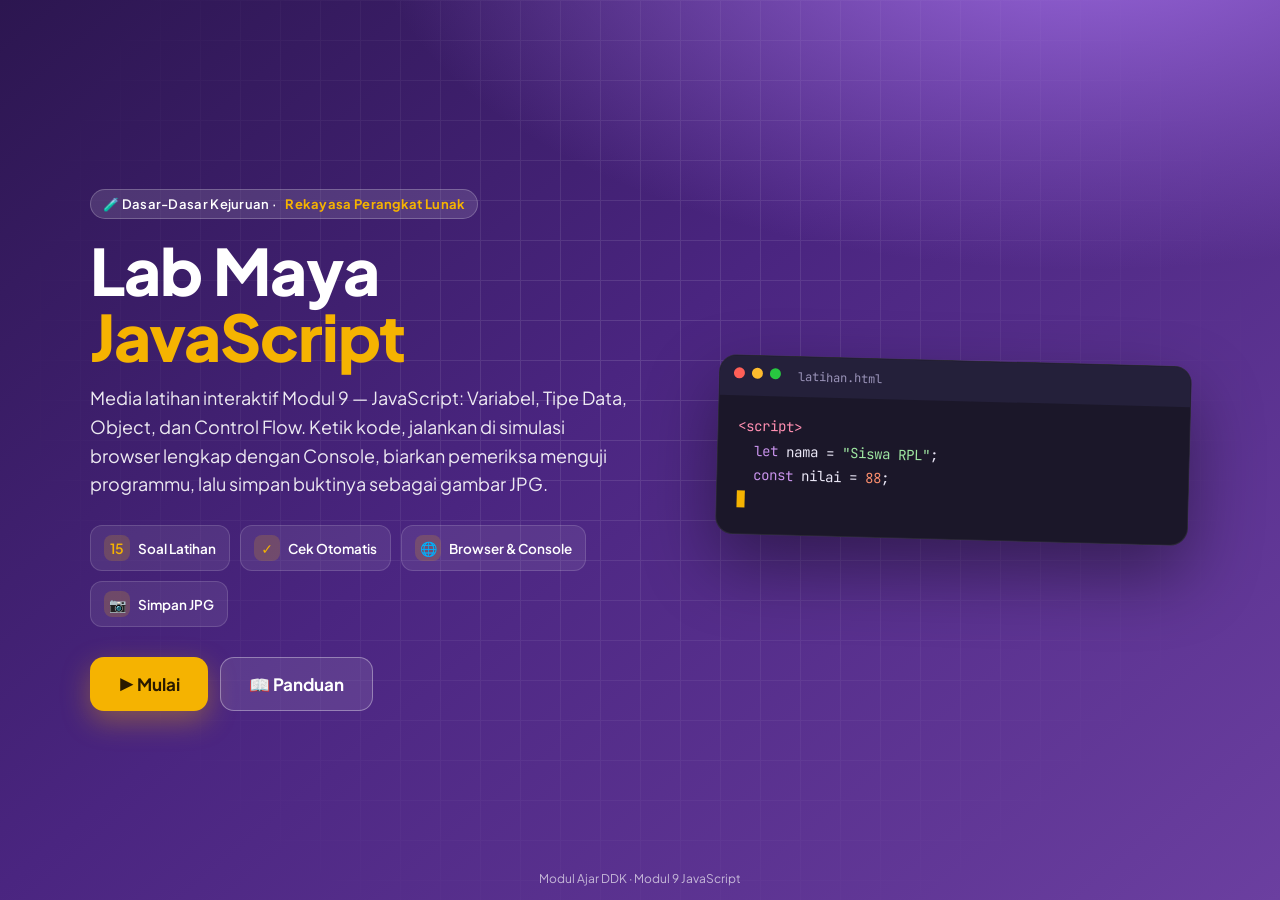
<file: lab_maya_js/index.html>
<!DOCTYPE html>
<html lang="id">
<head>
<meta charset="UTF-8">
<meta name="viewport" content="width=device-width, initial-scale=1, viewport-fit=cover">
<title>Lab Maya JavaScript</title>
<link rel="preconnect" href="https://fonts.googleapis.com">
<link href="https://fonts.googleapis.com/css2?family=Plus+Jakarta+Sans:wght@400;500;600;700;800&family=JetBrains+Mono:wght@400;600&display=swap" rel="stylesheet">
<style>
:root{
  --brand:#6b3fa0; --brand-2:#8f5fd0; --brand-d:#3b1f63; --brand-l:#f3ecfc;
  --accent:#f5b301; --ok:#16a34a; --ok-l:#e8f8ee; --err:#dc2626; --err-l:#fdecec;
  --bg:#f5f3f9; --card:#ffffff; --ink:#1f1830; --muted:#6b6480; --line:#e4dfee;
  --ed-bg:#1d1a2b; --ed-gutter:#252238; --ed-ink:#e9e6f5;
  --radius:14px; --shadow:0 6px 24px rgba(59,31,99,.10);
  --mono:'JetBrains Mono',ui-monospace,Consolas,monospace;
}
*{box-sizing:border-box}
html,body{margin:0;height:100%}
body{font-family:'Plus Jakarta Sans',system-ui,sans-serif;color:var(--ink);background:var(--bg);-webkit-tap-highlight-color:transparent}
/* tanpa ligatur: >= <= != == tetap tampil apa adanya */
body,body *,pre,code,textarea,input{font-variant-ligatures:none!important;font-feature-settings:'liga' 0,'calt' 0,'dlig' 0!important}
button{font-family:inherit;cursor:pointer}
.screen{display:none;min-height:100vh;min-height:100dvh}
.screen.active{display:flex}

/* ============ HALAMAN 1: JUDUL ============ */
#s-title{align-items:center;justify-content:center;padding:32px 16px;color:#fff;position:relative;overflow:hidden;
  background:radial-gradient(1200px 600px at 85% -10%,#9d6ae0 0%,transparent 60%),linear-gradient(140deg,#2c1650 0%,#4a2580 45%,#6b3fa0 100%)}
#s-title::before{content:"";position:absolute;inset:0;opacity:.12;
  background-image:linear-gradient(#fff 1px,transparent 1px),linear-gradient(90deg,#fff 1px,transparent 1px);background-size:40px 40px;
  mask-image:radial-gradient(circle at 50% 40%,#000 0%,transparent 75%)}
.hero{position:relative;max-width:1100px;width:100%;display:grid;grid-template-columns:1.1fr .9fr;gap:48px;align-items:center}
.chip{display:inline-flex;gap:8px;align-items:center;padding:6px 12px;border-radius:99px;background:rgba(255,255,255,.12);border:1px solid rgba(255,255,255,.22);font-size:13px;font-weight:600;letter-spacing:.3px}
.chip b{color:var(--accent)}
.hero h1{font-size:clamp(38px,6vw,64px);line-height:1.04;margin:18px 0 14px;font-weight:800;letter-spacing:-1px}
.hero h1 span{color:var(--accent)}
.hero p.lead{font-size:clamp(15px,1.8vw,18px);opacity:.9;line-height:1.6;margin:0 0 26px;max-width:540px}
.feats{display:flex;flex-wrap:wrap;gap:10px;margin-bottom:30px}
.feat{display:flex;align-items:center;gap:8px;padding:9px 13px;border-radius:12px;background:rgba(255,255,255,.08);border:1px solid rgba(255,255,255,.14);font-size:13.5px;font-weight:600}
.feat i{font-style:normal;width:26px;height:26px;border-radius:8px;display:grid;place-items:center;background:rgba(245,179,1,.18);color:var(--accent);font-size:14px}
.cta{display:flex;gap:12px;flex-wrap:wrap}
.btn{display:inline-flex;align-items:center;justify-content:center;gap:8px;border:0;border-radius:12px;padding:12px 18px;font-weight:700;font-size:15px;transition:transform .12s,box-shadow .2s,background .2s,opacity .2s}
.btn:active{transform:scale(.97)}
.btn-big{padding:15px 28px;font-size:17px;border-radius:14px}
.btn-accent{background:var(--accent);color:#2a1a00;box-shadow:0 10px 28px rgba(245,179,1,.35)}
.btn-accent:hover{background:#ffc21f}
.btn-ghost{background:rgba(255,255,255,.1);color:#fff;border:1.5px solid rgba(255,255,255,.35)}
.btn-ghost:hover{background:rgba(255,255,255,.18)}
.hero-code{background:#1b1729;border-radius:18px;box-shadow:0 30px 70px rgba(0,0,0,.4);border:1px solid rgba(255,255,255,.08);overflow:hidden;transform:rotate(1.5deg)}
.hc-bar{display:flex;gap:7px;padding:12px 14px;background:#24203a}
.hc-bar span{width:11px;height:11px;border-radius:50%;background:#ff5f57}
.hc-bar span:nth-child(2){background:#febc2e}.hc-bar span:nth-child(3){background:#28c840}
.hc-bar em{margin-left:10px;font-style:normal;font-family:var(--mono);font-size:12px;color:#9a93b8}
.hero-code pre{margin:0;padding:18px 20px 22px;font-family:var(--mono);font-size:14px;line-height:1.75;color:#e9e6f5;white-space:pre;overflow:hidden}
.hero-code .cursor{display:inline-block;width:8px;height:17px;background:var(--accent);vertical-align:-3px;animation:blink 1s steps(1) infinite}
@keyframes blink{50%{opacity:0}}
.foot-note{position:absolute;bottom:14px;left:0;right:0;text-align:center;font-size:12px;opacity:.65}

/* ============ HALAMAN 2: LOADING ============ */
#s-load{align-items:center;justify-content:center;flex-direction:column;background:linear-gradient(160deg,#2c1650,#5a2f90);color:#fff;padding:24px;text-align:center}
.ld-logo{width:96px;height:96px;border-radius:26px;background:rgba(255,255,255,.1);border:1px solid rgba(255,255,255,.2);display:grid;place-items:center;font-family:var(--mono);font-weight:600;font-size:34px;color:var(--accent);animation:pulse 1.4s ease-in-out infinite}
@keyframes pulse{50%{transform:scale(1.08);box-shadow:0 0 0 14px rgba(245,179,1,.08)}}
#s-load h2{margin:26px 0 6px;font-size:24px}
#s-load p{margin:0 0 24px;opacity:.75;font-size:14px;min-height:20px}
.ld-bar{width:min(340px,80vw);height:10px;border-radius:99px;background:rgba(255,255,255,.12);overflow:hidden}
.ld-bar div{height:100%;width:0;border-radius:99px;background:linear-gradient(90deg,var(--accent),#ffdf7a);transition:width .25s}
.ld-pct{margin-top:10px;font-family:var(--mono);font-size:13px;opacity:.8}

/* ============ HALAMAN 3: LAB ============ */
#s-lab{flex-direction:column;height:100vh;height:100dvh;overflow:hidden}
.topbar{display:flex;align-items:center;gap:14px;padding:10px 16px;background:linear-gradient(90deg,var(--brand-d),var(--brand));color:#fff;flex-shrink:0}
.brand{display:flex;align-items:center;gap:10px;font-weight:800;font-size:17px;white-space:nowrap}
.brand .lg{width:34px;height:34px;border-radius:10px;background:rgba(255,255,255,.14);display:grid;place-items:center;font-family:var(--mono);color:var(--accent);font-size:14px}
.brand small{display:block;font-weight:500;font-size:11.5px;opacity:.75}
.prog{margin-left:auto;display:flex;align-items:center;gap:10px;font-size:13px;font-weight:600}
.prog .pb{width:140px;height:8px;border-radius:99px;background:rgba(255,255,255,.18);overflow:hidden}
.prog .pb div{height:100%;background:var(--accent);width:0;transition:width .4s}
.icon-btn{width:36px;height:36px;border-radius:10px;border:1px solid rgba(255,255,255,.25);background:rgba(255,255,255,.1);color:#fff;font-weight:800;font-size:15px;display:grid;place-items:center}
.icon-btn:hover{background:rgba(255,255,255,.2)}

.lab-main{flex:1;min-height:0;display:grid;grid-template-columns:270px minmax(0,1.05fr) minmax(0,1fr);gap:12px;padding:12px}
.pane{min-height:0;display:flex;flex-direction:column;gap:12px}
.card{background:var(--card);border:1px solid var(--line);border-radius:var(--radius);box-shadow:var(--shadow)}

/* Daftar soal */
.ident{padding:14px}
.ident h4,.list-card h4{margin:0 0 10px;font-size:12px;letter-spacing:.8px;text-transform:uppercase;color:var(--muted)}
.ident label{display:block;font-size:12px;font-weight:600;color:var(--muted);margin:8px 0 4px}
.ident input{width:100%;padding:9px 11px;border:1.5px solid var(--line);border-radius:10px;font:inherit;font-size:14px;outline:none;background:#fbfaff}
.ident input:focus{border-color:var(--brand-2);background:#fff}
.ident input[readonly]{background:#f1eef7;color:#3d3552;font-weight:700;cursor:not-allowed;border-color:#e4dfee}
.ident-lock{display:flex;align-items:flex-start;gap:6px;margin-top:10px;font-size:11.5px;line-height:1.4;color:var(--muted);background:#faf8fd;border:1px dashed var(--line);border-radius:9px;padding:7px 9px}
.ident-done{margin-top:10px;width:100%}
.form-row{margin-bottom:12px}
.form-row label{display:block;font-size:13px;font-weight:700;margin-bottom:6px}
.form-row input{width:100%;padding:12px 13px;border:1.5px solid var(--line);border-radius:11px;font:inherit;font-size:15px;outline:none}
.form-row input:focus{border-color:var(--brand-2)}
.form-row input.bad{border-color:var(--err);background:var(--err-l)}
.note{font-size:12.5px;background:#fff8e1;border:1px solid #ffe7a3;color:#6b4e00;padding:9px 11px;border-radius:10px;line-height:1.5}
/* Selamat */
.congrats{text-align:center;padding:26px 22px 6px}
.trophy{font-size:64px;line-height:1;animation:bounce 1.2s ease-in-out infinite}
@keyframes bounce{50%{transform:translateY(-8px) rotate(-4deg)}}
.congrats h2{margin:12px 0 6px;font-size:26px;color:var(--brand-d)}
.congrats .who{font-size:17px;font-weight:800;color:var(--brand)}
.congrats p{color:#4b4360;font-size:14.5px;line-height:1.6;margin:8px 0}
.stars{display:flex;justify-content:center;gap:6px;flex-wrap:wrap;margin:14px 0 4px}
.stars span{width:34px;height:34px;border-radius:10px;background:var(--ok-l);color:var(--ok);font-weight:800;display:grid;place-items:center;font-size:13px;border:1.5px solid #bfe9cd}
#confetti{position:fixed;inset:0;pointer-events:none;z-index:70}
.done-banner{margin:0 0 10px;padding:10px 12px;border-radius:12px;background:linear-gradient(90deg,#16a34a,#22c55e);color:#fff;font-size:13px;font-weight:700;display:none}
.done-banner.show{display:block}
.done-banner button{margin-top:8px;width:100%;border:0;border-radius:9px;padding:8px;font-weight:800;background:#fff;color:var(--ok)}
.list-card{flex:1;min-height:0;display:flex;flex-direction:column;padding:14px 10px 10px}
.list-card h4{padding:0 4px}
.soal-list{list-style:none;margin:0;padding:0;overflow:auto;flex:1}
.soal-list .grp{font-size:11px;font-weight:700;color:var(--brand);padding:10px 6px 4px;letter-spacing:.3px}
.soal-list button{width:100%;display:flex;align-items:center;gap:10px;text-align:left;padding:9px 8px;border:0;border-radius:10px;background:transparent;font-size:13.5px;color:var(--ink)}
.soal-list button:hover{background:var(--brand-l)}
.soal-list button.active{background:var(--brand);color:#fff}
.soal-list .num{flex-shrink:0;width:28px;height:28px;border-radius:8px;display:grid;place-items:center;font-weight:800;font-size:13px;background:var(--brand-l);color:var(--brand)}
.soal-list button.active .num{background:rgba(255,255,255,.2);color:#fff}
.soal-list .ttl{flex:1;line-height:1.3}
.soal-list .st{font-size:15px;color:var(--ok);font-weight:800}
.soal-list button.active .st{color:#b6f5c9}

/* Soal & editor */
.soal-card{padding:14px 16px;flex-shrink:0;max-height:42%;display:flex;flex-direction:column}
.soal-head{display:flex;align-items:center;gap:10px}
.soal-head .badge{background:var(--brand-l);color:var(--brand);font-weight:800;font-size:12px;padding:5px 10px;border-radius:99px;white-space:nowrap}
.soal-head h3{margin:0;font-size:16px;flex:1;line-height:1.3}
.toggle-soal{border:0;background:var(--brand-l);color:var(--brand);border-radius:8px;padding:6px 10px;font-weight:700;font-size:12px}
.soal-body{overflow:auto;margin-top:10px}
.soal-body p{margin:0 0 10px;font-size:14px;line-height:1.55;color:#3d3552}
.soal-body .tip{font-size:12.5px;background:#fff8e1;border:1px solid #ffe7a3;color:#6b4e00;padding:8px 10px;border-radius:10px;margin-bottom:10px}
.ref-label{font-size:11.5px;font-weight:700;color:var(--muted);letter-spacing:.5px;text-transform:uppercase;margin-bottom:6px;display:flex;align-items:center;gap:6px}
.ref-code{margin:0;background:var(--ed-bg);color:var(--ed-ink);border-radius:10px;padding:12px 14px;font-family:var(--mono);font-size:12.5px;line-height:1.6;overflow:auto;white-space:pre;
  user-select:none;-webkit-user-select:none;-webkit-touch-callout:none}
.soal-card.collapsed .soal-body{display:none}

.editor-card{flex:1;min-height:0;display:flex;flex-direction:column;overflow:hidden;background:var(--ed-bg);border-color:#2e2945}
.ed-toolbar{display:flex;align-items:center;gap:8px;padding:8px 10px;background:#24203a;border-bottom:1px solid #322c4c;flex-wrap:wrap}
.ed-file{display:flex;align-items:center;gap:8px;color:#cfc8ea;font-family:var(--mono);font-size:12.5px;margin-right:auto}
.ed-file i{font-style:normal;color:#ff8a5c}
.lock{font-family:'Plus Jakarta Sans';font-size:11px;font-weight:700;color:#ffcf4d;background:rgba(255,207,77,.12);padding:3px 8px;border-radius:99px}
.tb{border:0;border-radius:9px;padding:8px 12px;font-weight:700;font-size:13px;display:inline-flex;align-items:center;gap:6px}
.tb-run{background:#3a335a;color:#fff}.tb-run:hover{background:#4a4270}
.tb-reset{background:transparent;color:#b9b1d8;border:1px solid #3d3660}.tb-reset:hover{color:#fff}
.tb-check{background:var(--accent);color:#2a1a00}.tb-check:hover{background:#ffc21f}
.editor{position:relative;flex:1;min-height:0;display:flex;font-family:var(--mono);font-size:14px;line-height:22px;font-variant-ligatures:none;font-feature-settings:'liga' 0,'calt' 0;font-kerning:none;-webkit-text-size-adjust:100%;text-size-adjust:100%}
.gutter{flex-shrink:0;width:46px;font-variant-numeric:tabular-nums;background:var(--ed-gutter);color:#6d6790;text-align:right;padding:12px 8px 12px 0;overflow:hidden;user-select:none;-webkit-user-select:none;white-space:pre}
.ed-area{position:relative;flex:1;min-width:0;overflow:hidden}
.ed-area pre,.ed-area textarea,.ed-area pre code{font-family:inherit;font-size:inherit;font-weight:400;font-style:normal;line-height:inherit;font-variant-ligatures:none;font-feature-settings:'liga' 0,'calt' 0;font-kerning:none;letter-spacing:0;word-spacing:0;tab-size:4;-moz-tab-size:4;text-rendering:optimizeSpeed}
.ed-area pre,.ed-area textarea{position:absolute;inset:0;margin:0;padding:12px 14px;white-space:pre;border:0;border-radius:0;box-sizing:border-box;-webkit-appearance:none;appearance:none;text-indent:0}
.ed-area pre{color:var(--ed-ink);pointer-events:none;overflow:hidden}
.ed-area pre code{display:block;padding:0;margin:0;background:none;white-space:pre;will-change:transform}
.ed-area textarea{background:transparent;color:transparent;caret-color:#fff;resize:none;outline:none;overflow:auto;-webkit-text-fill-color:transparent}
.ed-area textarea::placeholder{color:#5f5980;-webkit-text-fill-color:#5f5980}
.ed-area textarea::selection{background:rgba(143,95,208,.45)}
.h-t{color:#ff8fb1}.h-a{color:#ffcf6b}.h-s{color:#9ee6a1}.h-c{color:#7d7799}.h-d{color:#7fc7ff}
.editor.shake{animation:shake .45s}
@keyframes shake{20%,60%{transform:translateX(-6px)}40%,80%{transform:translateX(6px)}}

/* Browser */
.browser{flex:1;min-height:0;display:flex;flex-direction:column;overflow:hidden}
.br-top{background:#ece9f3;border-bottom:1px solid #dcd7e8;padding:8px 10px 0;border-radius:var(--radius) var(--radius) 0 0}
.br-tabs{display:flex;align-items:flex-end;gap:8px}
.br-dots{display:flex;gap:6px;padding:0 6px 10px 2px}
.br-dots span{width:11px;height:11px;border-radius:50%;background:#ff5f57}
.br-dots span:nth-child(2){background:#febc2e}.br-dots span:nth-child(3){background:#28c840}
.br-tab{background:#fff;border-radius:10px 10px 0 0;padding:7px 12px;font-size:12.5px;max-width:240px;display:flex;align-items:center;gap:7px;white-space:nowrap;overflow:hidden;text-overflow:ellipsis;color:#333}
.br-tab span{overflow:hidden;text-overflow:ellipsis}
.br-tab i{font-style:normal;width:14px;height:14px;border-radius:4px;background:var(--brand);color:#fff;font-size:8px;display:grid;place-items:center;font-family:var(--mono);flex-shrink:0}
.br-url{display:flex;align-items:center;gap:8px;background:#fff;padding:7px 10px;margin:0 -10px;border-top:1px solid #eee}
.br-url .nav{color:#999;font-size:15px;border:0;background:none;padding:0 2px}
.br-url .addr{flex:1;background:#f1eff6;border-radius:99px;padding:6px 12px;font-size:12.5px;color:#444;font-family:var(--mono);white-space:nowrap;overflow:hidden;text-overflow:ellipsis}
.br-url .addr b{color:#888;font-weight:400}
.view-switch{display:flex;background:#f1eff6;border-radius:9px;padding:3px;gap:2px}
.view-switch button{border:0;background:transparent;border-radius:7px;padding:5px 9px;font-size:12px;font-weight:700;color:var(--muted);white-space:nowrap}
.view-switch button.on{background:#fff;color:var(--brand);box-shadow:0 1px 4px rgba(0,0,0,.08)}
.br-frame{flex:1;min-height:0;position:relative;background:#fff;border-radius:0 0 var(--radius) var(--radius);overflow:hidden}
.br-frame iframe{width:100%;height:100%;border:0;display:block;background:#fff}
.target-flag{position:absolute;top:8px;right:8px;background:var(--brand);color:#fff;font-size:11px;font-weight:700;padding:4px 9px;border-radius:99px;display:none;pointer-events:none}
.br-frame.target .target-flag{display:block}

/* Hasil cek */
.check-panel{flex-shrink:0;max-height:44%;display:flex;flex-direction:column;overflow:hidden}
.cp-head{display:flex;align-items:center;gap:10px;padding:10px 14px;border-bottom:1px solid var(--line)}
.cp-head h4{margin:0;font-size:14px;flex:1}
.tb-shot{background:var(--brand);color:#fff}
.tb-shot:hover{background:var(--brand-2)}
.tb-shot:disabled{background:#cfc8dd;color:#fff;cursor:not-allowed}
.cp-body{overflow:auto;padding:12px 14px}
.cp-empty{font-size:13.5px;color:var(--muted);line-height:1.55}
.verdict{display:flex;gap:12px;align-items:flex-start;padding:12px 14px;border-radius:12px;margin-bottom:10px}
.verdict .vi{width:34px;height:34px;flex-shrink:0;border-radius:50%;display:grid;place-items:center;font-weight:800;color:#fff;font-size:17px}
.verdict b{display:block;font-size:14.5px;margin-bottom:2px}
.verdict span{font-size:13px;line-height:1.45}
.verdict.ok{background:var(--ok-l);color:#0f5a2a}.verdict.ok .vi{background:var(--ok)}
.verdict.err{background:var(--err-l);color:#7f1d1d}.verdict.err .vi{background:var(--err)}
.verdict.warn{background:#fff6e0;color:#6b4e00}.verdict.warn .vi{background:#e0a100}
.chk{list-style:none;margin:0;padding:0}
.chk li{display:flex;gap:9px;align-items:flex-start;font-size:13px;padding:6px 2px;border-bottom:1px dashed var(--line);line-height:1.45}
.chk li:last-child{border-bottom:0}
.chk .m{flex-shrink:0;width:19px;height:19px;border-radius:50%;display:grid;place-items:center;font-size:11px;font-weight:800;color:#fff;margin-top:1px}
.chk li.y .m{background:var(--ok)}.chk li.n .m{background:var(--err)}
.chk li.n{color:#8a1c1c;font-weight:600}
.chk li.go{cursor:pointer;border-radius:8px;transition:background .15s}
.chk li.go:hover,.chk li.go:focus{background:#fdf1f1;outline:none}
.chk .goto{display:block;font-style:normal;font-size:11.5px;font-weight:700;color:var(--brand);margin-top:2px}
.line-flash{position:absolute;left:0;right:0;top:0;height:22px;background:rgba(239,68,68,.22);border-left:3px solid #ef4444;pointer-events:none;opacity:0;transition:opacity .35s}
.line-flash.miss{background:rgba(245,179,1,.2);border-left-color:#f5b301}
.line-flash.show{opacity:1;animation:fl 0.6s ease-in-out 2}
@keyframes fl{50%{background:rgba(239,68,68,.4)}}
.line-flash.miss.show{animation:none}
.chk small{display:block;font-weight:500;color:#b44;font-size:12px}
code.k{font-family:var(--mono);font-size:12px;background:var(--brand-l);color:var(--brand-d);padding:1px 5px;border-radius:5px}
.chk li.n code.k{background:#fbd5d5;color:#7f1d1d}

/* ============ HALAMAN 4: SELESAI ============ */
#s-finish{display:none;background:var(--bg);overflow:auto}
#s-finish.active{display:block}
.fin-wrap{max-width:1040px;margin:0 auto;padding:24px 16px 40px}
.fin-hero{display:flex;gap:24px;align-items:center;padding:28px;border-radius:22px;color:#fff;background:radial-gradient(700px 300px at 90% -20%,#9d6ae0,transparent 60%),linear-gradient(135deg,#2c1650,#6b3fa0);box-shadow:var(--shadow);position:relative;overflow:hidden}
.fin-trophy{font-size:84px;line-height:1;flex-shrink:0;animation:bounce 1.4s ease-in-out infinite}
.fin-hero h1{margin:10px 0 6px;font-size:clamp(26px,4vw,38px);line-height:1.15}
.fin-hero h1 span{color:var(--accent)}
.fin-hero p{margin:0;opacity:.92;line-height:1.55}
.fin-meta{display:flex;gap:10px;flex-wrap:wrap;margin-top:12px}
.fin-meta span{background:rgba(255,255,255,.14);border:1px solid rgba(255,255,255,.22);padding:5px 11px;border-radius:99px;font-size:13px;font-weight:600}
.fin-stars{justify-content:flex-start;margin-top:14px}
.fin-stars span{background:rgba(255,255,255,.95)}
.fin-card{background:#fff;border:1px solid var(--line);border-radius:18px;box-shadow:var(--shadow);padding:22px;margin-top:18px}
.fin-card h2{margin:0 0 14px;font-size:20px;color:var(--brand-d)}
.fin-sub{margin:-6px 0 16px;color:var(--muted);font-size:14px}
.sum-grid{display:grid;grid-template-columns:1fr 1fr;gap:12px}
.sum{display:flex;gap:12px;padding:13px;border:1px solid var(--line);border-radius:14px;background:#fcfbfe}
.sum .n{flex-shrink:0;width:32px;height:32px;border-radius:10px;background:var(--brand);color:#fff;font-weight:800;display:grid;place-items:center}
.sum h3{margin:0 0 4px;font-size:14.5px}
.sum ul{margin:0;padding-left:17px;font-size:13.2px;line-height:1.55;color:#40384f}
.fb-q{margin-bottom:16px}
.fb-q label{display:block;font-weight:700;font-size:14.5px;margin-bottom:8px}
.fb-q textarea{width:100%;padding:11px 13px;border:1.5px solid var(--line);border-radius:12px;font:inherit;font-size:14.5px;resize:vertical;outline:none;min-height:64px;background:#fcfbfe}
.fb-q textarea:focus{border-color:var(--brand-2);background:#fff}
.fb-q textarea.bad,.mood.bad{border-color:var(--err)!important;background:var(--err-l)}
.mood{display:grid;grid-template-columns:repeat(5,1fr);gap:8px;border:1.5px solid transparent;border-radius:14px;padding:2px}
.mood button{border:1.5px solid var(--line);background:#fff;border-radius:12px;padding:10px 4px;font-size:12.5px;font-weight:700;color:var(--muted);display:flex;flex-direction:column;align-items:center;gap:4px}
.mood button i{font-style:normal;font-size:28px;filter:grayscale(.7);transition:.15s}
.mood button.on{border-color:var(--brand);background:var(--brand-l);color:var(--brand)}
.mood button.on i{filter:none;transform:scale(1.15)}
.fin-actions{display:flex;gap:10px;flex-wrap:wrap;justify-content:center;margin-top:22px}
.fin-foot{text-align:center;color:var(--muted);font-size:13px;margin-top:12px}
@media (max-width:760px){
  .fin-hero{flex-direction:column;text-align:center;padding:22px 18px}
  .fin-trophy{font-size:64px}
  .fin-meta,.fin-stars{justify-content:center}
  .sum-grid{grid-template-columns:1fr}
  .fin-card{padding:18px 16px}
  .mood{grid-template-columns:repeat(5,1fr);gap:5px}
  .mood button{font-size:10.5px;padding:8px 2px}
  .mood button i{font-size:24px}
  .fin-actions .btn{width:100%}
}

/* JavaScript lab */
.h-k{color:#c792ea}.h-n{color:#f78c6c}.h-f{color:#82aaff}
.tip.uji{background:#eef6ff;border-color:#cfe3ff;color:#174a7a}
.cp-tabs{display:flex;gap:4px;flex:1;min-width:0}
.cp-tabs button{border:0;background:transparent;padding:7px 10px;border-radius:9px;font-weight:700;font-size:13px;color:var(--muted);display:inline-flex;align-items:center;gap:6px;white-space:nowrap}
.cp-tabs button.on{background:var(--brand-l);color:var(--brand)}
.cbadge{background:var(--brand);color:#fff;border-radius:99px;font-size:10.5px;padding:1px 6px;min-width:18px;text-align:center;line-height:1.5}
.cbadge.err{background:var(--err)}
.con-clear{color:var(--muted)!important;border-color:var(--line)!important;padding:6px 10px!important}
.cp-body[hidden]{display:none}
.con-body{background:#1d1a2b;font-family:var(--mono);font-size:12.5px;padding:4px 0!important;border-radius:0 0 var(--radius) var(--radius);flex:1}
.con-body .cp-empty{color:#9a93b8;padding:10px 14px}
.cl{display:flex;gap:8px;align-items:flex-start;padding:5px 12px;border-bottom:1px solid #2a2640;color:#e9e6f5;line-height:1.45;word-break:break-word}
.cl i{font-style:normal;width:16px;flex-shrink:0;text-align:center;color:#8a84a6}
.cl span{flex:1;white-space:pre-wrap}
.cl b{font-weight:600;color:#ffb4b4;font-size:11px;white-space:nowrap}
.cl.error{background:rgba(220,38,38,.16);color:#ffb4b4}.cl.error i{color:#ff6b6b}
.cl.error em{display:block;font-style:normal;color:#ffd27a;font-family:'Plus Jakarta Sans',sans-serif;font-size:12px;margin-top:2px}
.cl.warn{background:rgba(245,179,1,.1);color:#ffe19a}
.cl.alert{color:#ffd27a}.cl.prompt{color:#9ee6a1}.cl.info{color:#8fd0ff}
.cl.sys{color:#9a93b8;font-family:'Plus Jakarta Sans',sans-serif;font-size:11.5px}
.cl.go{cursor:pointer}.cl.go:hover{background:rgba(220,38,38,.3)}
.run-ov{position:absolute;inset:0;background:rgba(250,249,253,.9);backdrop-filter:blur(2px);display:flex;align-items:center;justify-content:center;text-align:center;padding:16px;z-index:2}
.run-ov[hidden]{display:none}
.run-ov .ic{width:56px;height:56px;border-radius:50%;background:var(--brand);color:#fff;display:grid;place-items:center;font-size:22px;margin:0 auto 10px;box-shadow:0 8px 24px rgba(107,63,160,.35)}
.run-ov b{display:block;font-size:15px;margin-bottom:4px}
.run-ov span{display:block;font-size:13px;color:var(--muted);margin-bottom:12px}
.run-ov button[hidden]{display:none}
.test-frame{position:fixed;left:-10000px;top:0;width:800px;height:600px;border:0;visibility:hidden;pointer-events:none}
.check-panel{min-height:200px}
#btnCheck:disabled{opacity:.75;cursor:wait}
.pane,.card,.soal-body,.br-top{min-width:0}
.br-tabs{min-width:0}.br-tab{min-width:0;flex-shrink:1}.view-switch{flex-shrink:0}
@media (max-width:900px){.lab-main{grid-template-columns:minmax(0,1fr)!important}.br-dots{display:none}}

.ref-wrap{position:relative}
.ref-code{border-radius:10px 10px 0 0!important;overflow-x:auto;overflow-y:hidden;scrollbar-width:none;-ms-overflow-style:none}
.ref-code::-webkit-scrollbar{display:none;height:0}
.hbar{position:sticky;bottom:0;z-index:1;box-shadow:0 -4px 10px rgba(0,0,0,.25);height:14px;background:#2a2640;border-radius:0 0 10px 10px;cursor:pointer;touch-action:none;user-select:none;-webkit-user-select:none}
.hthumb{position:absolute;top:3px;left:0;height:8px;min-width:36px;border-radius:99px;background:#8f7cc4;transition:background .15s}
.hbar:hover .hthumb,.hbar.drag .hthumb{background:#b9a6ee}
.hbar.full .hthumb{background:#5a5180}
/* Mobile nav */
.mnav{display:none}

/* Modal */
.modal{position:fixed;inset:0;background:rgba(20,10,40,.55);display:none;align-items:center;justify-content:center;padding:16px;z-index:50;backdrop-filter:blur(3px)}
.modal.open{display:flex}
.modal-box{background:#fff;color:var(--ink);border-radius:18px;max-width:620px;width:100%;max-height:90vh;max-height:90dvh;display:flex;flex-direction:column;box-shadow:0 30px 80px rgba(0,0,0,.35);animation:pop .22s ease-out}
@keyframes pop{from{transform:translateY(12px) scale(.98);opacity:0}}
.modal-h{display:flex;align-items:center;gap:10px;padding:16px 18px;border-bottom:1px solid var(--line)}
.modal-h h3{margin:0;font-size:18px;flex:1}
.x{border:0;background:var(--brand-l);color:var(--brand);width:34px;height:34px;border-radius:10px;font-size:18px;font-weight:800}
.modal-b{padding:16px 18px;overflow:auto}
.steps{list-style:none;margin:0;padding:0;counter-reset:s}
.steps li{counter-increment:s;display:flex;gap:12px;padding:10px 0;font-size:14.5px;line-height:1.55;border-bottom:1px solid #f0edf5}
.steps li:last-child{border:0}
.steps li::before{content:counter(s);flex-shrink:0;width:30px;height:30px;border-radius:9px;background:var(--brand);color:#fff;font-weight:800;display:grid;place-items:center;font-size:14px}
.modal-f{padding:12px 18px 16px;display:flex;gap:10px;justify-content:flex-end;flex-wrap:wrap}
.btn-brand{background:var(--brand);color:#fff}.btn-brand:hover{background:var(--brand-2)}
.btn-soft{background:var(--brand-l);color:var(--brand)}
.shot-img{width:100%;border-radius:10px;border:1px solid var(--line);display:block}
.shot-wait{padding:30px;text-align:center;color:var(--muted);font-size:14px}
.spin{width:34px;height:34px;border-radius:50%;border:4px solid var(--brand-l);border-top-color:var(--brand);margin:0 auto 12px;animation:sp 0.8s linear infinite}
@keyframes sp{to{transform:rotate(360deg)}}

/* Toast */
.toast{position:fixed;left:50%;bottom:24px;transform:translateX(-50%) translateY(20px);background:#241a3a;color:#fff;padding:11px 16px;border-radius:12px;font-size:13.5px;font-weight:600;box-shadow:0 10px 30px rgba(0,0,0,.3);opacity:0;pointer-events:none;transition:opacity .25s,transform .25s;z-index:60;max-width:90vw;text-align:center}
.toast.show{opacity:1;transform:translateX(-50%) translateY(0)}
.toast.err{background:var(--err)}.toast.ok{background:var(--ok)}

/* ============ RESPONSIVE ============ */
@media (max-width:1440px){.ed-file .lock{display:none}}
@media (max-width:1180px){
  .lab-main{grid-template-columns:230px minmax(0,1fr) minmax(0,1fr)}
  .prog .pb{width:90px}
}
@media (max-width:900px){
  .hero{grid-template-columns:1fr;gap:34px;text-align:left}
  .hero-code{transform:none}
  .hero-code pre{font-size:12.5px}
  .foot-note{position:static;margin-top:24px}
  #s-title{flex-direction:column}

  .topbar{padding:9px 12px;gap:10px}
  .brand{font-size:15px}.brand small{display:none}
  .prog .pb{width:60px}
  .prog .lbl{display:none}
  .lab-main{grid-template-columns:1fr;padding:10px;padding-bottom:calc(72px + env(safe-area-inset-bottom))}
  .pane{display:none}
  .pane.show{display:flex}
  .soal-card{max-height:46%}
  .editor{font-size:13.5px}
  .gutter{width:38px}
  .check-panel{max-height:52%}
  .mnav{display:flex;position:fixed;left:0;right:0;bottom:0;background:#fff;border-top:1px solid var(--line);padding:6px 8px calc(6px + env(safe-area-inset-bottom));z-index:20;box-shadow:0 -6px 20px rgba(0,0,0,.06)}
  .mnav button{flex:1;border:0;background:transparent;display:flex;flex-direction:column;align-items:center;gap:2px;padding:6px 4px;border-radius:10px;font-size:11.5px;font-weight:700;color:var(--muted)}
  .mnav button .ic{font-size:18px;line-height:1}
  .mnav button.on{color:var(--brand);background:var(--brand-l)}
  .tb{padding:8px 10px;font-size:12.5px}
  .ed-file .lock{display:none}
}
@media (max-width:420px){
  .tb .t-l{display:none}
  .view-switch button{padding:5px 7px}
}
</style>
</head>
<body>

<!-- ===================== HALAMAN 1 : JUDUL ===================== -->
<section class="screen active" id="s-title">
  <div class="hero">
    <div>
      <span class="chip">🧪 Dasar-Dasar Kejuruan · <b>Rekayasa Perangkat Lunak</b></span>
      <h1>Lab Maya <span>JavaScript</span></h1>
      <p class="lead">Media latihan interaktif Modul 9 — JavaScript: Variabel, Tipe Data, Object, dan Control Flow. Ketik kode, jalankan di simulasi browser lengkap dengan Console, biarkan pemeriksa menguji programmu, lalu simpan buktinya sebagai gambar JPG.</p>
      <div class="feats">
        <div class="feat"><i>15</i> Soal Latihan</div>
        <div class="feat"><i>✓</i> Cek Otomatis</div>
        <div class="feat"><i>🌐</i> Browser &amp; Console</div>
        <div class="feat"><i>📷</i> Simpan JPG</div>
      </div>
      <div class="cta">
        <button class="btn btn-big btn-accent" id="btnMulai">▶ Mulai</button>
        <button class="btn btn-big btn-ghost" data-open="mGuide">📖 Panduan</button>
      </div>
    </div>
    <div class="hero-code" aria-hidden="true">
      <div class="hc-bar"><span></span><span></span><span></span><em>latihan.html</em></div>
      <pre id="heroCode"></pre>
    </div>
  </div>
  <div class="foot-note">Modul Ajar DDK · Modul 9 JavaScript</div>
</section>

<!-- ===================== HALAMAN 2 : LOADING ===================== -->
<section class="screen" id="s-load">
  <div class="ld-logo">JS</div>
  <h2>Menyiapkan Lab Maya</h2>
  <p id="ldMsg">Memulai…</p>
  <div class="ld-bar"><div id="ldBar"></div></div>
  <div class="ld-pct" id="ldPct">0%</div>
</section>

<!-- ===================== HALAMAN 3 : LAB ===================== -->
<section class="screen" id="s-lab">
  <header class="topbar">
    <div class="brand"><div class="lg">JS</div><div>Lab Maya JavaScript<small>Modul 9 · Variabel, Object, Control Flow</small></div></div>
    <div class="prog"><span class="lbl">Progres</span><div class="pb"><div id="progBar"></div></div><span id="progTxt">0/15</span></div>
    <button class="icon-btn" data-open="mGuide" title="Panduan">?</button>
    <button class="icon-btn" id="btnHome" title="Halaman judul">⌂</button>
  </header>

  <main class="lab-main">
    <!-- Panel daftar soal -->
    <div class="pane pane-list" id="paneList">
      <div class="card ident">
        <h4>Identitas Siswa</h4>
        <label for="inNama">Nama</label>
        <input id="inNama" placeholder="Nama lengkap" autocomplete="off">
        <label for="inKelas">Kelas / No. Absen</label>
        <input id="inKelas" placeholder="Contoh: X RPL 1 / 07" autocomplete="off">
        <div class="ident-lock" id="identLock">🔒 Identitas terkunci sampai semua 15 latihan selesai.</div>
      </div>
      <div class="card list-card">
        <div class="done-banner" id="doneBanner">🎉 Semua latihan selesai!<button id="btnFinish">Lanjut ke Ringkasan &amp; Umpan Balik →</button></div>
        <h4>Daftar Latihan</h4>
        <ul class="soal-list" id="soalList"></ul>
      </div>
    </div>

    <!-- Panel soal + editor -->
    <div class="pane pane-code show" id="paneCode">
      <div class="card soal-card" id="soalCard">
        <div class="soal-head">
          <span class="badge" id="soalBadge">Latihan 1</span>
          <h3 id="soalJudul"></h3>
          <button class="toggle-soal" id="toggleSoal">Sembunyikan</button>
        </div>
        <div class="soal-body">
          <p id="soalDesc"></p>
          <div class="tip" id="soalTip" hidden></div>
          <div class="tip uji" id="soalUji" hidden></div>
          <div class="ref-label">📄 Kode yang harus diketik</div>
          <div class="ref-wrap"><pre class="ref-code" id="refCode"></pre><div class="hbar" id="refBar" title="Geser untuk melihat kode yang panjang"><div class="hthumb"></div></div></div>
        </div>
      </div>
      <div class="card editor-card">
        <div class="ed-toolbar">
          <div class="ed-file"><i>◆</i><span id="edFile">latihan1.html</span><span class="lock">🔒 Copy-paste nonaktif</span></div>
          <button class="tb tb-reset" id="btnReset" title="Kosongkan editor">↺ <span class="t-l">Reset</span></button>
          <button class="tb tb-run" id="btnRun" title="Jalankan program (Ctrl+Enter)">▶ <span class="t-l">Jalankan</span></button>
          <button class="tb tb-check" id="btnCheck">✔ Cek Kode</button>
        </div>
        <div class="editor" id="editor">
          <div class="gutter" id="gutter">1</div>
          <div class="ed-area">
            <pre aria-hidden="true"><code id="hl"></code></pre>
            <div class="line-flash" id="lineFlash"></div>
            <textarea id="code" spellcheck="false" autocomplete="off" autocorrect="off" autocapitalize="off" wrap="off" placeholder="Ketik kode HTML + JavaScript di sini…"></textarea>
          </div>
        </div>
      </div>
    </div>

    <!-- Panel browser + hasil cek -->
    <div class="pane pane-view" id="paneView">
      <div class="card browser">
        <div class="br-top">
          <div class="br-tabs">
            <div class="br-dots"><span></span><span></span><span></span></div>
            <div class="br-tab"><i>W</i><span id="brTitle">Untitled</span></div>
            <div style="margin-left:auto;padding-bottom:6px" class="view-switch">
              <button class="on" data-view="mine">Hasil Kodemu</button>
              <button data-view="target">Contoh Target</button>
            </div>
          </div>
          <div class="br-url">
            <button class="nav" title="Muat ulang" id="btnReload">⟳</button>
            <div class="addr" id="brAddr"><b>http://</b>localhost/latihan1.html</div>
          </div>
        </div>
        <div class="br-frame" id="brFrame">
          <iframe id="preview" title="Simulasi browser"></iframe>
          <div class="run-ov" id="runOv"><div><div class="ic">▶</div><b id="ovMsg">Program belum dijalankan</b><span id="ovSub">Tekan Jalankan untuk melihat hasilnya di browser</span><button class="btn btn-brand" id="ovRun">▶ Jalankan</button></div></div>
          <div class="target-flag">Contoh target</div>
        </div>
      </div>
      <div class="card check-panel">
        <div class="cp-head">
          <div class="cp-tabs"><button class="on" data-cp="res">✔ Hasil Cek</button><button data-cp="con">Console <span class="cbadge" id="conBadge" hidden>0</span></button></div>
          <button class="tb tb-reset con-clear" id="conClear" hidden title="Bersihkan console">⌫</button>
          <button class="tb tb-shot" id="btnShot" disabled title="Aktif setelah kode benar">📷 <span class="t-l">Simpan JPG</span></button>
        </div>
        <div class="cp-body con-body" id="conBody" hidden></div>
        <div class="cp-body" id="cpBody">
          <div class="cp-empty">Ketik kode sesuai soal, lalu tekan <b>✔ Cek Kode</b>. Bagian yang masih salah akan ditandai merah. Jika semua benar, tombol <b>📷 Simpan JPG</b> akan aktif.</div>
        </div>
      </div>
    </div>
  </main>

  <nav class="mnav" id="mnav">
    <button data-tab="paneList"><span class="ic">☰</span>Soal</button>
    <button data-tab="paneCode" class="on"><span class="ic">⌨</span>Kode</button>
    <button data-tab="paneView"><span class="ic">🌐</span>Browser</button>
  </nav>
</section>

<!-- ===================== HALAMAN 4 : SELESAI ===================== -->
<section class="screen" id="s-finish">
  <div class="fin-wrap">
    <div class="fin-hero">
      <div class="fin-trophy">🏆</div>
      <div class="fin-hero-t">
        <span class="chip">Lab Maya JavaScript · Modul 9</span>
        <h1>Selamat, <span id="finNama"></span>!</h1>
        <p>Kamu telah menyelesaikan <b>semua 15 latihan</b> JavaScript dengan benar. Hebat! Pertahankan semangat belajarmu.</p>
        <div class="fin-meta"><span id="finKelas"></span><span id="finTgl"></span></div>
        <div class="stars fin-stars" id="finStars"></div>
      </div>
    </div>

    <div class="fin-card">
      <h2>📚 Ringkasan Materi</h2>
      <div class="sum-grid" id="sumGrid"></div>
    </div>

    <div class="fin-card">
      <h2>💬 Umpan Balik Murid</h2>
      <p class="fin-sub">Isi semua pertanyaan dengan jujur. Jawabanmu membantu guru memperbaiki pembelajaran.</p>
      <div class="fb-q">
        <label>1. Bagaimana perasaanmu setelah mengerjakan Lab Maya JavaScript?</label>
        <div class="mood" id="mood">
          <button data-v="1"><i>😣</i>Sulit sekali</button><button data-v="2"><i>😕</i>Sulit</button><button data-v="3"><i>😐</i>Biasa</button><button data-v="4"><i>🙂</i>Senang</button><button data-v="5"><i>🤩</i>Senang sekali</button>
        </div>
      </div>
      <div class="fb-q"><label for="fb1">2. Materi apa yang paling mudah kamu pahami? Mengapa?</label><textarea id="fb1" class="fb" rows="2" maxlength="300" placeholder="Tulis jawabanmu…"></textarea></div>
      <div class="fb-q"><label for="fb2">3. Materi apa yang masih sulit atau membingungkan?</label><textarea id="fb2" class="fb" rows="2" maxlength="300" placeholder="Tulis jawabanmu…"></textarea></div>
      <div class="fb-q"><label for="fb3">4. Kesan dan saran untuk pembelajaran ini</label><textarea id="fb3" class="fb" rows="2" maxlength="300" placeholder="Tulis jawabanmu…"></textarea></div>
    </div>

    <div class="fin-actions">
      <button class="btn btn-soft" id="finBack">← Kembali ke Lab</button>
      <button class="btn btn-accent" id="finShot">📷 Simpan JPG</button>
      <button class="btn btn-brand" id="finHome">🏠 Selesai &amp; Kembali ke Halaman Utama</button>
    </div>
    <p class="fin-foot">Simpan JPG halaman ini sebagai bukti penyelesaian, lalu tekan <b>Selesai</b> agar murid berikutnya bisa mengerjakan.</p>
  </div>
</section>

<!-- ===================== MODAL PANDUAN ===================== -->
<div class="modal" id="mGuide">
  <div class="modal-box">
    <div class="modal-h"><h3>📖 Panduan Lab Maya JavaScript</h3><button class="x" data-close>×</button></div>
    <div class="modal-b">
      <ol class="steps">
        <li><div>Tekan <b>Mulai</b>, lalu isi <b>Nama</b> dan <b>Kelas</b>. Identitas terkunci sampai semua latihan selesai.</div></li>
        <li><div>Pilih soal (1–15). Baca tujuan latihan dan <b>kode yang harus diketik</b>.</div></li>
        <li><div>Ketik ulang kode di <b>editor</b>. Copy, cut, dan paste dinonaktifkan agar kamu terbiasa menulis kode sendiri.</div></li>
        <li><div>Tekan <b>▶ Jalankan</b> (atau <b>Ctrl+Enter</b>). Jika program memakai <code class="k">prompt()</code>, isi kotak input yang muncul. Hasil <code class="k">console.log()</code>, alert, prompt, dan error tampil di tab <b>Console</b>.</div></li>
        <li><div>Tab <b>Contoh Target</b> menampilkan hasil program yang benar, dijalankan otomatis dengan data uji.</div></li>
        <li><div>Tekan <b>✔ Cek Kode</b>. Pemeriksa menjalankan programmu dengan data uji (input prompt, mengisi form, mengklik tombol). Tanda <span style="color:var(--ok);font-weight:800">✓</span> benar, <span style="color:var(--err);font-weight:800">✗</span> salah. Klik tanda ✗ atau error di Console untuk langsung menuju baris kodenya.</div></li>
        <li><div>Jika benar, tekan <b>📷 Simpan JPG</b>. Setelah semua soal selesai, baca ringkasan materi, isi umpan balik, dan simpan JPG bukti penyelesaian.</div></li>
      </ol>
    </div>
    <div class="modal-f"><button class="btn btn-brand" data-close>Mengerti</button></div>
  </div>
</div>

<!-- ===================== MODAL SCREENSHOT ===================== -->
<div class="modal" id="mShot">
  <div class="modal-box" style="max-width:860px">
    <div class="modal-h"><h3>📷 Tangkapan Layar Latihan</h3><button class="x" data-close>×</button></div>
    <div class="modal-b" id="shotBody"></div>
    <div class="modal-f"><button class="btn btn-soft" data-close>Tutup</button><a class="btn btn-brand" id="shotDl" download="latihan.jpg" href="#">⬇ Unduh JPG</a></div>
  </div>
</div>

<!-- ===================== MODAL IDENTITAS ===================== -->
<div class="modal" id="mIdent" data-static>
  <div class="modal-box" style="max-width:460px">
    <div class="modal-h"><h3>👤 Identitas Siswa</h3></div>
    <div class="modal-b">
      <div class="form-row"><label for="fNama">Nama lengkap</label><input id="fNama" autocomplete="off" placeholder="Contoh: Budi Santoso" maxlength="60"></div>
      <div class="form-row"><label for="fKelas">Kelas / No. Absen</label><input id="fKelas" autocomplete="off" placeholder="Contoh: X RPL 1 / 07" maxlength="40"></div>
      <div class="note">⚠️ Pastikan data sudah benar. Nama dan kelas <b>tidak bisa diganti</b> sampai kamu menyelesaikan <b>semua 15 latihan</b>.</div>
    </div>
    <div class="modal-f"><button class="btn btn-soft" id="identBack">Kembali</button><button class="btn btn-brand" id="identSave">Simpan &amp; Mulai</button></div>
  </div>
</div>

<!-- ===================== MODAL SELAMAT ===================== -->
<div class="modal" id="mDone" data-static>
  <div class="modal-box" style="max-width:520px">
    <div class="congrats">
      <div class="trophy">🏆</div>
      <h2>Selamat!</h2>
      <div class="who" id="doneWho"></div>
      <p>Kamu telah menyelesaikan <b>semua 15 latihan</b> Modul 9 JavaScript dengan benar. Kerja bagus! Terus berlatih agar semakin mahir membuat halaman web.</p>
      <div class="stars" id="doneStars"></div>
      <p style="font-size:12.5px;color:var(--muted)">Belum menyimpan gambar JPG latihan? Pilih <b>Simpan JPG latihan dulu</b>. Jika sudah, lanjutkan ke ringkasan materi dan umpan balik.</p>
    </div>
    <div class="modal-f" style="justify-content:center"><button class="btn btn-soft" id="doneStay">📷 Simpan JPG latihan dulu</button><button class="btn btn-brand" id="doneHome">Lanjut: Ringkasan &amp; Umpan Balik →</button></div>
  </div>
</div>

<canvas id="confetti"></canvas>
<div class="toast" id="toast"></div>

<!-- ===================== KODE REFERENSI SOAL ===================== -->
<textarea class="refsrc" id="ref-1" hidden>
<!DOCTYPE html>
<html>
<head>
<title>Contoh Deklarasi Variabel dalam JavaScript</title>
</head>
<body>
<h3>Contoh Deklarasi Variabel dalam JavaScript</h3>
<p>Nama: <span id="namaDisplay"></span></p>
<p>Umur: <span id="umurDisplay"></span></p>

<script>
// Deklarasi variabel menggunakan var
var nama = "John";

// Deklarasi variabel menggunakan let
let umur = 30;

// Deklarasi variabel menggunakan const
const PI = 3.14;

// Menampilkan nilai variabel ke konsol
console.log("Nama:", nama);
console.log("Umur:", umur);
console.log("Nilai PI:", PI);

// Mengubah nilai variabel
nama = "Jane";
umur = 35;
// PI = 3.14159; // error karena konstanta tidak dapat diubah

// Menampilkan nilai variabel setelah diubah
console.log("Nama setelah diubah:", nama);
console.log("Umur setelah diubah:", umur);

// Menampilkan nilai variabel di dalam dokumen HTML
document.getElementById("namaDisplay").textContent = nama;
document.getElementById("umurDisplay").textContent = umur;
</script>
</body>
</html>
</textarea>
<textarea class="refsrc" id="ref-2" hidden>
<!DOCTYPE html>
<html>
<head>
<title>Operator Aritmatika</title>
</head>
<body>
<script>
var a = 20;
var b = 4;
var c = 0;
// pengurangan
c = a - b;
document.write(`${a} - ${b} = ${c}<br>`);
// perkalian
c = a * b;
document.write(`${a} * ${b} = ${c}<br>`);
// pemangkatan
c = a ** b;
document.write(`${a} ** ${b} = ${c}<br>`);
// pembagian
c = a / b;
document.write(`${a} / ${b} = ${c}<br>`);
// modulo
c = a % b;
document.write(`${a} % ${b} = ${c}<br>`);
</script>
</body>
</html>
</textarea>
<textarea class="refsrc" id="ref-3" hidden>
<!DOCTYPE html>
<html>
<head>
<title>Operator Penugasan</title>
</head>
<body>
<script>
document.write("Mula-mula nilai score...<br>");
// pengisian nilai
var score = 100;
document.write("score = " + score + "<br>");
// pengisian dan penjumlahan dengan 5
score += 5;
document.write("score = " + score + "<br>");
// pengisian dan pengurangan dengan 2
score -= 2;
document.write("score = " + score + "<br>");
// pengisian dan perkalian dengan 2
score *= 2;
document.write("score = " + score + "<br>");
// pengisian dan pembagian dengan 4
score /= 4;
document.write("score = " + score + "<br>");
// pengisian dan pemangkatan dengan 2
score **= 2;
document.write("score = " + score + "<br>");
// pengisian dan modulo dengan 3
score %= 3;
document.write("score = " + score + "<br>");
</script>
</body>
</html>
</textarea>
<textarea class="refsrc" id="ref-4" hidden>
<!DOCTYPE html>
<html>
<head>
<title>Operator Perbandingan</title>
</head>
<body>
<script>
var aku = 25;
var kamu = 15;
// sama dengan
var hasil = aku == kamu;
document.write(`${aku} == ${kamu} = ${hasil}<br>`);
// lebih besar
var hasil = aku > kamu;
document.write(`${aku} > ${kamu} = ${hasil}<br>`);
// lebih besar sama dengan
var hasil = aku >= kamu;
document.write(`${aku} >= ${kamu} = ${hasil}<br>`);
// lebih kecil
var hasil = aku < kamu;
document.write(`${aku} < ${kamu} = ${hasil}<br>`);
// lebih kecil sama dengan
var hasil = aku <= kamu;
document.write(`${aku} <= ${kamu} = ${hasil}<br>`);
// tidak sama dengan
var hasil = aku != kamu;
document.write(`${aku} != ${kamu} = ${hasil}<br>`);
</script>
</body>
</html>
</textarea>
<textarea class="refsrc" id="ref-5" hidden>
<!DOCTYPE html>
<html>
<head>
<title>Operator Logika</title>
</head>
<body>
<script>
var aku = 20;
var kamu = 10;

var benar = aku > kamu;
var salah = aku < kamu;

// operator && (and)
var hasil = benar && salah;
document.write(`${benar} && ${salah} = ${hasil}<br>`);

// operator || (or)
var hasil = benar || salah;
document.write(`${benar} || ${salah} = ${hasil}<br>`);

// operator ! (not)
var hasil = !benar;
document.write(`!${benar} = ${hasil}<br>`);
</script>
</body>
</html>
</textarea>
<textarea class="refsrc" id="ref-6" hidden>
<!DOCTYPE html>
<html>
<head>
<title>Operasi String</title>
</head>
<body>
<script>
document.writeln("<pre>");
document.writeln("<h1>Operasi String</h1>");
var A = "100";
var B = "200";
var C = 300;
var D = 400;
var E = A + B;
document.writeln('"100" + "200" = ' + E);
E = B + C;
document.writeln('"200" + 300 = ' + E);
E = C + D;
document.writeln('300 + 400 = ' + E);
document.writeln("</pre>");
</script>
</body>
</html>
</textarea>
<textarea class="refsrc" id="ref-7" hidden>
<!DOCTYPE html>
<html>
<head>
<title>Objek Radio</title>
</head>
<body>
<form>
<h1>Memasukkan Data Dengan Objek Radio</h1>
<hr>
<p><input type="radio" value="perempuan" name="perempuan">Perempuan</p>
<hr>
<p><input type="button" value="CONFIRM" onclick="radio_box(this.form)">
<input type="reset" value="RESET"></p>
</form>

<script>
function radio_box(form)
{
var ket = "";
if (form.perempuan.checked == true)
{
ket = "Perempuan";
}
else
{
ket = "Laki-Laki";
}
alert('Anda adalah seorang ' + ket);
}
</script>
</body>
</html>
</textarea>
<textarea class="refsrc" id="ref-8" hidden>
<!DOCTYPE html>
<html>
<head>
<title>Objek Checkbox</title>
</head>
<body>
<input type="checkbox" id="RPL" value="RPL"> RPL<br>
<input type="checkbox" id="Animasi" value="Animasi"> Animasi<br>
<input type="checkbox" id="Perhotelan" value="Perhotelan"> Perhotelan<br>
<button onclick="tampilkanPilihan()">Tampilkan Pilihan</button>
<div id="hasil"></div>

<script>
function tampilkanPilihan() {
    var pilihan = "";

    var RPLCheckbox = document.getElementById("RPL");
    var AnimasiCheckbox = document.getElementById("Animasi");
    var PerhotelanCheckbox = document.getElementById("Perhotelan");

    if (RPLCheckbox.checked) {
        pilihan += RPLCheckbox.value + "<br>";
    }
    if (AnimasiCheckbox.checked) {
        pilihan += AnimasiCheckbox.value + "<br>";
    }
    if (PerhotelanCheckbox.checked) {
        pilihan += PerhotelanCheckbox.value + "<br>";
    }

    document.getElementById("hasil").innerHTML = pilihan;
}
</script>
</body>
</html>
</textarea>
<textarea class="refsrc" id="ref-9" hidden>
<!DOCTYPE html>
<html>
<head>
<title>Percabangan if</title>
</head>
<body>
<script>
var totalBelanja = prompt("Total belanja?", 0);

if(totalBelanja > 100000){
    document.write("<h2>Selamat Anda dapat hadiah</h2>");
}
document.write("<p>Terimakasih sudah berbelanja di toko kami</p>");
</script>
</body>
</html>
</textarea>
<textarea class="refsrc" id="ref-10" hidden>
<!DOCTYPE html>
<html>
<head>
<title>Percabangan if/else</title>
</head>
<body>
<script>
var password = prompt("Password:");

if(password == "kopi"){
    document.write("<h2>Selamat datang!</h2>");
} else {
    document.write("<p>Password salah, coba lagi!</p>");
}

document.write("<p>Terima kasih sudah menggunakan aplikasi ini!</p>");
</script>
</body>
</html>
</textarea>
<textarea class="refsrc" id="ref-11" hidden>
<!DOCTYPE html>
<html>
<head>
<title>Percabangan IF-ELSE 3</title>
</head>
<body>
<form name="fform">
<h2>Menghitung Indeks Prestasi</h2>
Quis (10%) : <input type="text" size="10" name="iquis"><br>
Tugas (20%) : <input type="text" size="10" name="itugas"><br>
UTS (30%) : <input type="text" size="10" name="iuts"><br>
UAS (40%) : <input type="text" size="10" name="iuas"><br>
<input type="button" value="Hitung" onclick="hitungip()">
<input type="reset" value="Ulang"><br>
Indeks Prestasi : <input type="text" size="5" name="oip"><br>
Keterangan : <input type="text" size="25" name="oket">
</form>

<script>
function hitungip()
{
var quis = parseFloat(document.fform.iquis.value);
var tugas = parseFloat(document.fform.itugas.value);
var uts = parseFloat(document.fform.iuts.value);
var uas = parseFloat(document.fform.iuas.value);
var ip = " ";
var ket = " ";
var na = (0.10*quis)+(0.20*tugas)+(0.30*uts)+(0.40*uas);
if ((na > 80) && (na <=100))
{
ip = "A";
ket = "Lulus dengan Sangat Baik";
}
else if ((na > 68) && (na <=80))
{
ip = "B";
ket = "Lulus dengan Baik";
}
else if ((na > 55) && (na <=68))
{
ip = "C";
ket = "Lulus dengan Cukup";
}
else if ((na > 38) && (na <=55))
{
ip = "D";
ket = "Lulus dengan Kurang";
}
else
{
ip = "E";
ket = "Tidak Lulus";
}
document.fform.oip.value = ip;
document.fform.oket.value = ket;
}
</script>
</body>
</html>
</textarea>
<textarea class="refsrc" id="ref-12" hidden>
<!DOCTYPE html>
<html>
<head>
<title>Percabangan Switch</title>
</head>
<body>
<form name="fform">
<h2>Penggunaan Percabangan Switch</h2>
<hr>
Masukkan Nomor Bulan [1-12] : <input type="text" size="2" name="ibulan">
<input type="button" value="Hitung" onclick="tanyabulan()">
<input type="reset" value="Ulang">
</form>

<script>
function tanyabulan() {
var bulan = parseFloat(document.fform.ibulan.value);
var namabulan = " ";
switch (bulan) {
    case 1:
        namabulan = "Bulan ke 1 adalah = Januari";
        break;
    case 2:
        namabulan = "Bulan ke 2 adalah = Februari";
        break;
    case 3:
        namabulan = "Bulan ke 3 adalah = Maret";
        break;
    case 4:
        namabulan = "Bulan ke 4 adalah = April";
        break;
    case 5:
        namabulan = "Bulan ke 5 adalah = Mei";
        break;
    case 6:
        namabulan = "Bulan ke 6 adalah = Juni";
        break;
    case 7:
        namabulan = "Bulan ke 7 adalah = Juli";
        break;
    case 8:
        namabulan = "Bulan ke 8 adalah = Agustus";
        break;
    case 9:
        namabulan = "Bulan ke 9 adalah = September";
        break;
    case 10:
        namabulan = "Bulan ke 10 adalah = Oktober";
        break;
    case 11:
        namabulan = "Bulan ke 11 adalah = November";
        break;
    case 12:
        namabulan = "Bulan ke 12 adalah = Desember";
        break;
    default:
        namabulan = "Anda salah mengisi";
}
alert(namabulan);
}
</script>
</body>
</html>
</textarea>
<textarea class="refsrc" id="ref-13" hidden>
<!DOCTYPE html>
<html>
<head>
<title>Latihan Perulangan I</title>
</head>
<body>
<script>
document.writeln("<h2>Latihan Perulangan For</h2>");
document.writeln("-----------------------------------------------");
for (i=1; i<=10; i++)
{
sq = i*i;
document.writeln("<pre>");
document.write("Angka:" + i + " -----> Kuadrat: " + sq + "<br>");
document.writeln("</pre>");
}
document.writeln("-----------------------------------------------");
</script>
</body>
</html>
</textarea>
<textarea class="refsrc" id="ref-14" hidden>
<!DOCTYPE html>
<html>
<head>
<title>Latihan Perulangan II</title>
</head>
<body>
<script>
var deret = prompt('Masukkan Jumlah Deret :', '');
document.writeln("<h2>Latihan Perulangan While</h2>");
document.writeln("-----------------------------------------------");
document.writeln("<br>");
var jml = 0.0;
var angka = 1;
while (angka <= deret)
{
jml = jml + angka;
angka++;
}
document.writeln("<br>");
document.writeln("Jumlah Deret dari 1 sampai " + deret + " adalah = " + jml);
document.writeln("<br>");
document.writeln("-----------------------------------------------");
</script>
</body>
</html>
</textarea>
<textarea class="refsrc" id="ref-15" hidden>
<!DOCTYPE html>
<html>
<head>
<title>Latihan Perulangan III(Do-While)</title>
</head>
<body>
<form>
<input type="button" value="Password" onclick="pass()">
</form>

<script>
function pass()
{
var coba = 1;
do
{
p = prompt("Tuliskan password dengan benar", "");
if (p == "GRAFIKA")
{
alert("Selamat Datang Friends");
window.open("welcome.html");
break;
}
else
{
alert("Password Salah !!! Ulangi lagi.");
}
if (coba == 3)
{
alert("maaf, kesempatan anda hanya 3 kali");
history.go(-1);
}
coba = coba + 1;
}
while (coba <= 3)
}
</script>
</body>
</html>
</textarea>

<script>
(function(){
'use strict';
const $=s=>document.querySelector(s), $$=s=>[...document.querySelectorAll(s)];
const H2C='https://cdnjs.cloudflare.com/ajax/libs/html2canvas/1.4.1/html2canvas.min.js';
const KEY='labmaya-js-modul9-v1';

/* ---------- util ---------- */
const esc=s=>String(s).replace(/&/g,'&amp;').replace(/</g,'&lt;').replace(/>/g,'&gt;').replace(/"/g,'&quot;');
const norm=s=>String(s||'').replace(/\u00a0/g,' ').replace(/\s+/g,' ').trim().toLowerCase();
const codeTags=s=>esc(s).replace(/`([^`]+)`/g,'<code class="k">$1</code>').replace(/&lt;(\/?[!\w][^&]*?)&gt;/g,'<code class="k">&lt;$1&gt;</code>');
const ref=n=>document.getElementById('ref-'+n).textContent.replace(/^\n+|\s+$/g,'');
let toastT;
function toast(msg,type){const t=$('#toast');t.textContent=msg;t.className='toast show '+(type||'');clearTimeout(toastT);toastT=setTimeout(()=>t.className='toast',2400);}

/* ---------- penyimpanan ---------- */
let state={codes:{},done:{},okCode:{},nama:'',kelas:'',fb:{}};
try{const s=JSON.parse(localStorage.getItem(KEY)||'null'); if(s) state=Object.assign(state,s);}catch(e){}
let saveT;
function save(){clearTimeout(saveT);saveT=setTimeout(()=>{try{localStorage.setItem(KEY,JSON.stringify(state));}catch(e){}},300);}

/* ---------- pembuat aturan cek ---------- */
/* --- pencari lokasi kode (untuk klik ke baris yang salah) --- */
const reEsc=x=>x.replace(/[.*+?^${}()|[\]\\]/g,'\\$&');
const maskTags=S=>S.replace(/<\!--[\s\S]*?-->|<[^>]*>?/g,m=>' '.repeat(m.length));
const bodyStart=S=>{const m=/<body[^>]*>/i.exec(S);return m?m.index+m[0].length:0;};
const txtRe=t=>new RegExp(String(t).trim().split(/\s+/).map(reEsc).join('(?:\\s|&nbsp;)+'),'i');
function findRe(S,re,last,from){
  const g=new RegExp(re.source,re.flags.replace('g','')+'g');g.lastIndex=from||0;let m,r=null;
  while((m=g.exec(S))){r={s:m.index,e:m.index+m[0].length};if(!last)break;if(!m[0].length)g.lastIndex++;}
  return r;
}
const at=(re,o)=>Object.assign({re},o||{});          // o: {anchor, last, txt, title}
const L=(...c)=>S=>{
  for(const x of c){
    if(!x||!x.re)continue;
    let r;
    if(x.txt){const M=maskTags(S),from=x.title?0:bodyStart(S);r=findRe(M,x.re,false,from)||findRe(M,x.re,false,0);}
    else r=findRe(S,x.re,x.last);
    if(r)return Object.assign(r,{miss:!!x.anchor});
  }
  return {s:0,e:0,miss:true};
};
const BODY_END=/<\/body\s*>/i,HEAD_IN=/<head[^>]*>/i;
const tagOf=sel=>{const p=sel.trim().split(/\s+/);return (p[p.length-1].match(/^[a-z0-9]+/i)||['body'])[0];};
const tagRe=t=>new RegExp('<'+t+'(?=[\\s>/])[^>]*>?','i');
const T=t=>({d:`Judul halaman <title> = "${t}"`,f:D=>norm(D.title)===norm(t),loc:L(at(/<title[^>]*>[^<]*/i),at(HEAD_IN,{anchor:1}),at(/<html[^>]*>/i,{anchor:1}))});
const X=t=>({d:`Teks "${t}" tampil di halaman`,f:D=>norm(D.body&&D.body.textContent).includes(norm(t)),loc:L(at(txtRe(t),{txt:1}),at(BODY_END,{anchor:1}))});
const E=(sel,d,t)=>({d,f:D=>[...D.querySelectorAll(sel)].some(e=>t==null||norm(e.textContent).includes(norm(t))),loc:L(t!=null&&at(txtRe(t),{txt:1}),at(tagRe(tagOf(sel))),at(BODY_END,{anchor:1}))});
const EQ=(sel,d,t)=>({d,f:D=>[...D.querySelectorAll(sel)].some(e=>norm(e.textContent)===norm(t)),loc:L(at(new RegExp('>\\s*'+reEsc(t)+'\\s*<','i')),at(txtRe(t),{txt:1}),at(tagRe(tagOf(sel))),at(BODY_END,{anchor:1}))});
const N=(sel,n,d)=>({d,f:D=>D.querySelectorAll(sel).length>=n,loc:L(at(tagRe(tagOf(sel)),{last:1}),at(BODY_END,{anchor:1}))});
const R=(re,d,loc)=>({d,f:(D,S)=>re.test(S),loc});
const pairLoc=(t,openAnchor,closeAnchor)=>S=>{
  const o=findRe(S,new RegExp('<'+t+'(?=[\\s>])[^>]*>','i'));
  if(!o){const a=openAnchor?findRe(S,openAnchor):null;return a?{s:a.e,e:a.e,miss:true}:{s:0,e:0,miss:true};}
  if(!findRe(S,new RegExp('</'+t+'\\s*>','i'))){const c=closeAnchor?findRe(S,closeAnchor,false,o.e):null;return c?{s:c.s,e:c.s,miss:true}:{s:S.length,e:S.length,miss:true};}
  return o;
};
const OL=(type,items,d)=>({d,loc:L(at(new RegExp('<[oO][lL][^>]*[tT][yY][pP][eE]\\s*=\\s*["\']?'+type+'(?![a-zA-Z])')),at(txtRe(items[items.length-1]),{txt:1}),at(/<ol[^>]*>/i,{last:1}),at(BODY_END,{anchor:1})),f:D=>[...D.querySelectorAll('ol')].some(o=>(o.getAttribute('type')||'1').trim()===type&&items.every(it=>[...o.querySelectorAll('li')].some(li=>norm(li.textContent)===norm(it))))});

/* ================= PEMERIKSA JAVASCRIPT ================= */
const PAIRS=['html','head','title','body','script','form','table','tr','td','h1','h2','h3','p','pre','select','label','button','div','span','textarea'];
const compact=x=>String(x==null?'':x).replace(/\s+/g,'');
const qn=x=>String(x).replace(/[‘’']/g,'"');
const stripJs=S=>S.replace(/\/\*[\s\S]*?\*\//g,'').replace(/(^|[^:\\"'])\/\/[^\n]*/g,'$1');
const flexRe=sn=>new RegExp(sn.replace(/\s+/g,'').split('').map(ch=>/["']/.test(ch)?'["\']':reEsc(ch)).join('\\s*'),'i');
const autoLoose=sn=>{const m=sn.match(/^[^=(]+[=(]?/);return m&&m[0].trim().length>=3?flexRe(m[0]):null;};
const lineLoc=n=>S=>{const ls=S.split('\n');if(!n||n<1||n>ls.length)return {s:0,e:0,miss:true};let s=0;for(let i=0;i<n-1;i++)s+=ls[i].length+1;return {s,e:s+ls[n-1].length,miss:false};};
const maskScripts=S=>S.replace(/(<script\b[^>]*>)([\s\S]*?)(?=<\/script\s*>|$)/gi,(m,a,b)=>a+b.replace(/[^\n]/g,' ')).replace(/<\!--[\s\S]*?-->/g,m=>m.replace(/[^\n]/g,' '));
const firstErr=R=>{for(const r of R||[])if(r.errors&&r.errors.length)return r.errors[0];return null;};
function errHint(m){
  m=String(m||'');
  if(/Perulangan tidak berhenti/.test(m))return 'Kondisi perulangan selalu bernilai true. Pastikan variabel penghitung berubah (misal i++ atau angka++).';
  if(/ReferenceError/.test(m))return 'Ada variabel atau fungsi yang belum dideklarasikan atau salah ketik (perhatikan huruf besar/kecil).';
  if(/SyntaxError/.test(m))return 'Penulisan kode salah. Periksa pasangan kurung ( ) { }, tanda kutip, dan titik koma.';
  if(/TypeError/.test(m))return 'Objek/elemen tidak ditemukan atau salah nama (periksa id, name, dan nama properti).';
  return '';
}
const C=(sn,d,loose)=>({d:d||('Kode `'+sn+'`'),f:(D,S)=>qn(compact(stripJs(S))).includes(qn(compact(sn))),
  loc:L(at(flexRe(sn)),at(loose||autoLoose(sn)),at(/<script[^>]*>/i,{anchor:1}),at(/<body[^>]*>/i,{anchor:1}))});
const rtLoc=sn=>L(sn?at(flexRe(sn)):null,at(/<script[^>]*>/i,{anchor:1}));
const RT=(si,d,fn,sn)=>({d,f:(D,S,R)=>R[si]?fn(R[si]):'Program tidak dapat dijalankan',loc:typeof sn==='function'?sn:rtLoc(sn)});
const TX=(si,t,d,sn)=>RT(si,d||`Halaman menampilkan "${t}"`,r=>compact(r.text).includes(compact(t))||`Teks "${t}" belum muncul di halaman`,sn);
const NTX=(si,t,d,sn)=>RT(si,d,r=>!compact(r.text).includes(compact(t))||`Teks "${t}" seharusnya tidak muncul`,sn);
const LG=(si,t,sn)=>RT(si,`Console menampilkan "${t}"`,r=>r.logs.some(l=>compact(l)===compact(t))||(r.logs.length?`Isi console: ${r.logs.slice(0,6).join('  |  ')}`:'Console masih kosong'),sn);
const AL=(si,t,d,sn)=>RT(si,d||`Muncul alert "${t}"`,r=>r.alerts.some(a=>compact(a)===compact(t))||(r.alerts.length?`Alert yang muncul: "${r.alerts.join('", "')}"`:'Tidak ada alert yang muncul'),sn);
const HAS=(si,sel,t,d,sn)=>RT(si,d,r=>[...r.doc.querySelectorAll(sel)].some(e=>compact(e.textContent)===compact(t))||`Elemen <${sel}>${t}</${sel}> belum muncul`,sn);
/* bantuan simulasi interaksi */
const H={
  set(d,name,v){const e=d.querySelector(`[name="${name}"]`)||d.getElementById(name);if(e)e.value=v;},
  check(d,sel,v){const e=d.querySelector(sel);if(e)e.checked=(v!==false);},
  click(d,label){const lb=label.toLowerCase(),all=[...d.querySelectorAll('input[type=button],input[type=submit],button')];
    const txt=b=>(b.tagName==='BUTTON'?b.textContent:b.value||'').trim().toLowerCase();
    const e=all.find(b=>txt(b)===lb)||all.find(b=>txt(b).includes(lb));if(e)e.click();}
};

const COMMON=[
  R(/<script\b[^>]*>[\s\S]*?<\/script\s*>/i,'Kode JavaScript ditulis di dalam tag <script> … <\/script>',pairLoc('script',/<head[^>]*>|<body[^>]*>|<html[^>]*>/i,null)),
  {d:'Semua tag HTML pembuka memiliki tag penutup',loc:S=>{
    const s=maskScripts(S);
    for(const t of PAIRS){
      const oR=new RegExp('<'+t+'(\\s[^>]*)?>','gi'),cR=new RegExp('</'+t+'\\s*>','gi');
      const o=(s.match(oR)||[]).length,c=(s.match(cR)||[]).length;
      if(o>c){const r=findRe(s,oR,true);return Object.assign(r,{miss:false});}
      if(c>o){const r=findRe(s,cR,true);return Object.assign(r,{miss:false});}
    }
    return {s:0,e:0,miss:true};},
   f:(D,S)=>{const s=maskScripts(S),bad=[];
    for(const t of PAIRS){
      const o=(s.match(new RegExp('<'+t+'(\\s[^>]*)?>','gi'))||[]).length;
      const c=(s.match(new RegExp('</'+t+'\\s*>','gi'))||[]).length;
      if(o>c)bad.push(`<${t}> belum ditutup`); else if(c>o)bad.push(`</${t}> tidak punya tag pembuka`);
    }
    return bad.length?bad.join(' · '):true;}},
  {d:'Program berjalan tanpa error (lihat tab Console)',
   f:(D,S,R)=>{const e=firstErr(R);return e?`Baris ${e.line||'?'}: ${e.msg}${errHint(e.msg)?' — '+errHint(e.msg):''}`:true;},
   loc:(S,R)=>{const e=firstErr(R);return e&&e.line?lineLoc(e.line)(S):{s:0,e:0,miss:true};}}
];

const BULAN=['Januari','Februari','Maret','April','Mei','Juni','Juli','Agustus','September','Oktober','November','Desember'];
const ipAct=v=>d=>{['iquis','itugas','iuts','iuas'].forEach((k,i)=>H.set(d,k,String(v[i])));H.click(d,'Hitung');};
const IP=(si,v,ip,ket,sn)=>RT(si,`Nilai ${v.join(', ')} → Indeks ${ip} (${ket})`,r=>{
  const f=r.doc.forms.fform||r.doc.querySelector('form[name=fform]');
  if(!f||!f.elements.oip)return 'Form fform / input oip belum ada';
  const a=f.elements.oip.value.trim(),b=(f.elements.oket?f.elements.oket.value:'').trim();
  return (a===ip&&compact(b)===compact(ket))||`Hasil: Indeks "${a||'-'}", Keterangan "${b||'-'}"`;},sn);

const SOAL=[
 {n:1,bab:'A. Variabel, Tipe Data & Operator',judul:'Variabel: var, let, const',
  desc:'Mendeklarasikan variabel dengan `var`, `let`, dan `const`, menampilkan nilainya ke console dengan `console.log()`, mengubah nilainya, lalu menampilkannya di halaman HTML.',
  tip:'Setelah ▶ Jalankan, buka tab Console untuk melihat hasil console.log(). Nilai const tidak boleh diubah.',
  checks:[T('Contoh Deklarasi Variabel dalam JavaScript'),C('var nama = "John";'),C('let umur = 30;'),C('const PI = 3.14;'),
   LG(0,'Nama: John','console.log("Nama:"'),LG(0,'Umur: 30','console.log("Umur:"'),LG(0,'Nilai PI: 3.14','console.log("Nilai PI:"'),
   LG(0,'Nama setelah diubah: Jane','console.log("Nama setelah'),LG(0,'Umur setelah diubah: 35','console.log("Umur setelah'),
   TX(0,'Nama: Jane',null,'getElementById("namaDisplay")'),TX(0,'Umur: 35',null,'getElementById("umurDisplay")')]},
 {n:2,bab:'A. Variabel, Tipe Data & Operator',judul:'Operator Aritmatika',
  desc:'Operasi matematika: pengurangan `-`, perkalian `*`, pemangkatan `**`, pembagian `/`, dan modulus `%`. Hasil ditampilkan dengan `document.write()` dan template literal.',
  tip:'Template literal ditulis di antara tanda backtick (tombol di kiri angka 1), bukan tanda petik. Bagian ${a} akan diganti dengan nilai variabel a.',
  checks:[T('Operator Aritmatika'),C('var a = 20;'),C('var b = 4;'),
   TX(0,'20 - 4 = 16','Pengurangan: "20 - 4 = 16"','c = a - b'),TX(0,'20 * 4 = 80','Perkalian: "20 * 4 = 80"','c = a * b'),
   TX(0,'20 ** 4 = 160000','Pemangkatan: "20 ** 4 = 160000"','c = a ** b'),TX(0,'20 / 4 = 5','Pembagian: "20 / 4 = 5"','c = a / b'),
   TX(0,'20 % 4 = 0','Modulus: "20 % 4 = 0"','c = a % b')]},
 {n:3,bab:'A. Variabel, Tipe Data & Operator',judul:'Operator Penugasan (Assign)',
  desc:'Memberi dan mengubah nilai variabel dengan operator penugasan `=`, `+=`, `-=`, `*=`, `/=`, `**=`, dan `%=`.',
  checks:[T('Operator Penugasan'),C('var score = 100;'),C('score += 5;'),C('score -= 2;'),C('score *= 2;'),C('score /= 4;'),C('score **= 2;'),C('score %= 3;'),
   TX(0,'Mula-mula nilai score...',null,'document.write("Mula'),
   RT(0,'Nilai score tampil berurutan: 100, 105, 103, 206, 51.5, 2652.25, 0.25',r=>{const t=compact(r.text);let p=0;
     for(const w of ['100','105','103','206','51.5','2652.25','0.25']){const i=t.indexOf('score='+w,p);if(i<0)return `Belum muncul (atau urutannya salah): "score = ${w}"`;p=i+1;}return true;},'document.write("score = "')]},
 {n:4,bab:'A. Variabel, Tipe Data & Operator',judul:'Operator Pembanding',
  desc:'Membandingkan dua nilai dengan `==`, `>`, `>=`, `<`, `<=`, dan `!=`. Hasil perbandingan bertipe boolean (`true`/`false`).',
  checks:[T('Operator Perbandingan'),C('var aku = 25;'),C('var kamu = 15;'),
   TX(0,'25 == 15 = false',null,'hasil = aku == kamu'),TX(0,'25 > 15 = true',null,'hasil = aku > kamu'),TX(0,'25 >= 15 = true',null,'hasil = aku >= kamu'),
   TX(0,'25 < 15 = false',null,'hasil = aku < kamu'),TX(0,'25 <= 15 = false',null,'hasil = aku <= kamu'),TX(0,'25 != 15 = true',null,'hasil = aku != kamu')]},
 {n:5,bab:'A. Variabel, Tipe Data & Operator',judul:'Operator Logika',
  desc:'Mengoperasikan nilai boolean dengan operator logika `&&` (AND), `||` (OR), dan `!` (NOT).',
  checks:[T('Operator Logika'),C('var aku = 20;'),C('var kamu = 10;'),C('var benar = aku > kamu;'),C('var salah = aku < kamu;'),
   TX(0,'true && false = false',null,'hasil = benar && salah'),TX(0,'true || false = true',null,'hasil = benar || salah'),TX(0,'!true=false',null,'hasil = ! benar')]},
 {n:6,bab:'A. Variabel, Tipe Data & Operator',judul:'Operator String',
  desc:'Menggabungkan string dengan operator `+`. Perhatikan bedanya: string + string digabung, angka + angka dijumlahkan.',
  tip:'"100" (pakai tanda petik) adalah string, sedangkan 300 (tanpa petik) adalah angka.',
  checks:[T('Operasi String'),C('var A = "100";'),C('var B = "200";'),C('var C = 300;'),C('var D = 400;'),
   HAS(0,'h1','Operasi String','Judul <H1>Operasi String</H1> ditulis dengan document.writeln()','<h1>Operasi'),
   TX(0,'"100" + "200" = 100200',null,'E = A + B'),TX(0,'"200" + 300 = 200300',null,'E = B + C'),TX(0,'300 + 400 = 700',null,'E = C + D')]},
 {n:7,bab:'B. Object',judul:'Objek Radio',
  desc:'Membaca pilihan objek radio dengan properti `checked` (bernilai `true` jika dipilih), lalu menampilkan hasilnya dengan `alert()`.',
  tip:'Tombol CONFIRM mengirim form ke fungsi: radio_box(this.form).',
  tests:[{label:'radio Perempuan dipilih lalu tombol CONFIRM diklik',act:d=>{H.check(d,'input[type=radio]');H.click(d,'CONFIRM');}},
         {label:'radio tidak dipilih lalu tombol CONFIRM diklik',act:d=>H.click(d,'CONFIRM')}],
  checks:[T('Objek Radio'),C('function radio_box(form)'),C('if (form.perempuan.checked == true)'),
   RT(0,'Terdapat input radio dengan name="perempuan"',r=>!!r.doc.querySelector('input[type=radio][name=perempuan]')||'Input radio name="perempuan" belum ada','type="radio"'),
   RT(0,'Tombol CONFIRM memanggil radio_box(this.form)',r=>{const b=[...r.doc.querySelectorAll('input[type=button]')].find(x=>/confirm/i.test(x.value));
     return b?(/radio_box\s*\(\s*this\.form\s*\)/.test(b.getAttribute('onclick')||'')||'Atribut onclick belum memanggil radio_box(this.form)'):'Tombol CONFIRM belum ada';},'value="CONFIRM"'),
   AL(0,'Anda adalah seorang Perempuan','Radio dipilih → alert "Anda adalah seorang Perempuan"',"alert('Anda adalah seorang"),
   AL(1,'Anda adalah seorang Laki-Laki','Radio tidak dipilih → alert "Anda adalah seorang Laki-Laki"','ket = "Laki-Laki"')]},
 {n:8,bab:'B. Object',judul:'Objek Checkbox',
  desc:'Membaca beberapa pilihan checkbox sekaligus dengan `getElementById()` dan properti `checked`, lalu menampilkannya ke `<div id="hasil">` dengan `innerHTML`.',
  tests:[{label:'RPL dan Perhotelan dicentang lalu tombol Tampilkan Pilihan diklik',act:d=>{H.check(d,'#RPL');H.check(d,'#Perhotelan');H.click(d,'Tampilkan Pilihan');}},
         {label:'Animasi saja yang dicentang',act:d=>{H.check(d,'#Animasi');H.click(d,'Tampilkan Pilihan');}}],
  checks:[T('Objek Checkbox'),
   RT(0,'Terdapat 3 checkbox dengan id RPL, Animasi, Perhotelan',r=>{const miss=['RPL','Animasi','Perhotelan'].filter(id=>{const e=r.doc.getElementById(id);return !(e&&e.type==='checkbox');});return miss.length?'Belum ada checkbox: '+miss.join(', '):true;},'type="checkbox"'),
   C('function tampilkanPilihan()'),C('if (RPLCheckbox.checked) {'),C('document.getElementById("hasil").innerHTML = pilihan;'),
   RT(0,'RPL & Perhotelan dicentang → hasil menampilkan RPL dan Perhotelan',r=>{const h=r.doc.getElementById('hasil');if(!h)return 'Elemen <div id="hasil"> belum ada';const t=h.textContent;
     return (/RPL/.test(t)&&/Perhotelan/.test(t)&&!/Animasi/.test(t))||`Isi hasil: "${t.trim()||'(kosong)'}"`;},'pilihan += RPLCheckbox'),
   RT(1,'Animasi dicentang → hasil menampilkan Animasi',r=>{const h=r.doc.getElementById('hasil');const t=h?h.textContent:'';
     return (/Animasi/.test(t)&&!/RPL|Perhotelan/.test(t))||`Isi hasil: "${t.trim()||'(kosong)'}"`;},'pilihan += AnimasiCheckbox')]},
 {n:9,bab:'C. Control Flow',judul:'Percabangan if (Latihan 1)',
  desc:'Meminta input dengan `prompt()`, lalu memakai `if` untuk menampilkan pesan hadiah hanya jika total belanja lebih dari 100000.',
  tip:'Saat ▶ Jalankan, akan muncul kotak input prompt. Coba masukkan 150000, lalu jalankan lagi dengan 50000.',
  tests:[{in:['150000'],label:'input prompt 150000'},{in:['50000'],label:'input prompt 50000'}],
  checks:[T('Percabangan if'),C('var totalBelanja = prompt("Total belanja?", 0);'),C('if(totalBelanja > 100000){',null,/\bif\s*\(/),
   RT(0,'Program meminta input prompt("Total belanja?")',r=>r.prompts.some(p=>compact(p)===compact('Total belanja?'))||'prompt("Total belanja?") belum dipanggil','prompt('),
   HAS(0,'h2','Selamat Anda dapat hadiah','Input 150000 → muncul <h2>Selamat Anda dapat hadiah</h2>','<h2>Selamat'),
   NTX(1,'Selamat Anda dapat hadiah','Input 50000 → pesan hadiah tidak muncul','if(totalBelanja'),
   TX(1,'Terimakasih sudah berbelanja di toko kami','Pesan "Terimakasih sudah berbelanja di toko kami" selalu tampil','<p>Terimakasih')]},
 {n:10,bab:'C. Control Flow',judul:'Percabangan if…else (Latihan 2)',
  desc:'Memakai `if…else` untuk memeriksa password dari `prompt()`: jika benar tampil ucapan selamat datang, jika salah tampil peringatan.',
  tip:'Password yang benar adalah kopi (huruf kecil semua).',
  tests:[{in:['kopi'],label:'password "kopi"'},{in:['teh'],label:'password "teh"'}],
  checks:[T('Percabangan if/else'),C('var password = prompt("Password:");'),C('if(password == "kopi"){',null,/\bif\s*\(/),C('} else {','Bagian `else` digunakan',/\belse\b/),
   HAS(0,'h2','Selamat datang!','Password "kopi" → muncul <h2>Selamat datang!</h2>','<h2>Selamat'),
   NTX(0,'Password salah, coba lagi!','Password "kopi" → pesan salah tidak muncul','} else {'),
   TX(1,'Password salah, coba lagi!','Password "teh" → muncul "Password salah, coba lagi!"','<p>Password salah'),
   NTX(1,'Selamat datang!','Password "teh" → "Selamat datang!" tidak muncul','if(password'),
   TX(1,'Terima kasih sudah menggunakan aplikasi ini!','Pesan "Terima kasih sudah menggunakan aplikasi ini!" selalu tampil','<p>Terima kasih')]},
 {n:11,bab:'C. Control Flow',judul:'Percabangan if…else if (Latihan 3)',
  desc:'Menghitung nilai akhir dari Quis (10%), Tugas (20%), UTS (30%), dan UAS (40%), lalu menentukan Indeks Prestasi A–E dengan `if … else if … else`.',
  tip:'Isi keempat nilai di browser lalu klik Hitung. Contoh: 90, 85, 80, 88 → A.',
  tests:[{label:'nilai 90, 85, 80, 88 lalu klik Hitung',act:ipAct([90,85,80,88])},{label:'75, 75, 75, 75',act:ipAct([75,75,75,75])},{label:'60, 60, 60, 60',act:ipAct([60,60,60,60])},{label:'45, 45, 45, 45',act:ipAct([45,45,45,45])},{label:'20, 20, 20, 20',act:ipAct([20,20,20,20])}],
  checks:[T('Percabangan IF-ELSE 3'),
   RT(0,'Form fform berisi input iquis, itugas, iuts, iuas, oip, oket',r=>{const f=r.doc.forms.fform||r.doc.querySelector('form[name=fform]');if(!f)return 'Form dengan name="fform" belum ada';
     const miss=['iquis','itugas','iuts','iuas','oip','oket'].filter(k=>!f.elements[k]);return miss.length?'Input belum ada: '+miss.join(', '):true;},'<form'),
   C('function hitungip()'),C('var na = (0.10*quis)+(0.20*tugas)+(0.30*uts)+(0.40*uas);'),
   IP(0,[90,85,80,88],'A','Lulus dengan Sangat Baik','ip ="A"'),IP(1,[75,75,75,75],'B','Lulus dengan Baik','ip ="B"'),
   IP(2,[60,60,60,60],'C','Lulus dengan Cukup','ip ="C"'),IP(3,[45,45,45,45],'D','Lulus dengan Kurang','ip ="D"'),IP(4,[20,20,20,20],'E','Tidak Lulus','ip ="E"')]},
 {n:12,bab:'C. Control Flow',judul:'Percabangan switch (Latihan 4)',
  desc:'Memakai `switch … case` untuk menampilkan nama bulan dari nomor 1–12 dengan `alert()`. Setiap case diakhiri `break`, dan `default` untuk nomor yang salah.',
  tip:'Jangan lupa break; di setiap case. Tanpa break, program akan terus menjalankan case berikutnya.',
  tests:[{label:'nomor bulan 1 sampai 13 dimasukkan bergantian lalu klik Hitung',act:d=>{for(let i=1;i<=13;i++){H.set(d,'ibulan',String(i));H.click(d,'Hitung');}}}],
  checks:[T('Percabangan Switch'),C('function tanyabulan()'),C('var bulan = parseFloat(document.fform.ibulan.value);'),C('switch (bulan) {'),C('default:'),C('alert(namabulan);'),
   RT(0,'Nomor 1–12 menampilkan alert nama bulan yang benar',r=>{const bad=[];BULAN.forEach((b,i)=>{const a=r.alerts[i];if(compact(a)!==compact(`Bulan ke ${i+1} adalah = ${b}`))bad.push(`${i+1} → ${a===undefined?'(tidak ada alert)':'"'+a+'"'}`);});
     return bad.length?'Salah: '+bad.slice(0,3).join(' · ')+(bad.length>3?' …':''):true;},
     (S,R)=>{const r=R&&R[0];let i=0;if(r)i=BULAN.findIndex((b,k)=>compact(r.alerts[k])!==compact(`Bulan ke ${k+1} adalah = ${b}`));return L(at(flexRe('case '+((i<0?0:i)+1)+':')),at(flexRe('switch (bulan)')),at(/<script[^>]*>/i,{anchor:1}))(S);}),
   RT(0,'Nomor 13 → alert "Anda salah mengisi" (default)',r=>compact(r.alerts[12])===compact('Anda salah mengisi')||`Alert: "${r.alerts[12]===undefined?'(tidak ada)':r.alerts[12]}"`,'default:')]},
 {n:13,bab:'C. Control Flow',judul:'Perulangan for (Latihan 5)',
  desc:'Memakai perulangan `for` untuk menampilkan angka 1 sampai 10 beserta kuadratnya.',
  tip:'for (awal; kondisi; perubahan) → for (i=1; i<=10; i++) berarti mulai dari 1, selama i ≤ 10, i bertambah 1.',
  checks:[T('Latihan Perulangan I'),C('for (i=1; i<=10; i++)',null,/\bfor\s*\(/),C('sq=i*i;'),
   TX(0,'Latihan Perulangan For',null,'<h2>Latihan'),TX(0,'Angka:1 -----> Kuadrat: 1',null,'document.write("Angka:"'),
   TX(0,'Angka:5 -----> Kuadrat: 25',null,'document.write("Angka:"'),TX(0,'Angka:10 -----> Kuadrat: 100',null,'document.write("Angka:"'),
   RT(0,'Perulangan menghasilkan tepat 10 baris (angka 1–10)',r=>{const n=(r.text.match(/Angka\s*:\s*\d+/g)||[]).length;return n===10||`Jumlah baris: ${n}`;},'for (')]},
 {n:14,bab:'C. Control Flow',judul:'Perulangan while (Latihan 6)',
  desc:'Memakai perulangan `while` untuk menjumlahkan deret 1 + 2 + … + n, dengan n dari `prompt()`.',
  tip:'Jika lupa menulis angka++, perulangan tidak akan berhenti (infinite loop). Lab ini akan menghentikannya otomatis.',
  tests:[{in:['5'],label:'input deret 5'},{in:['10'],label:'input deret 10'}],
  checks:[T('Latihan Perulangan II'),C("var deret = prompt('Masukkan Jumlah Deret :','');"),C('while (angka <= deret)',null,/\bwhile\s*\(/),C('jml= jml+angka;'),C('angka++'),
   TX(0,'Latihan Perulangan While',null,'<h2>Latihan'),
   TX(0,'Jumlah Deret dari 1 sampai 5 adalah =15','Input 5 → "Jumlah Deret dari 1 sampai 5 adalah =15"','"Jumlah Deret'),
   TX(1,'Jumlah Deret dari 1 sampai 10 adalah =55','Input 10 → "Jumlah Deret dari 1 sampai 10 adalah =55"','while (angka')]},
 {n:15,bab:'C. Control Flow',judul:'Perulangan do…while (Latihan 7)',
  desc:'Memakai `do … while` untuk meminta password maksimal 3 kali. Jika benar ("GRAFIKA") tampil sambutan, jika 3 kali salah kembali ke halaman sebelumnya.',
  tip:'Klik tombol Password di browser. window.open() dan history.go(-1) disimulasikan dan dicatat di Console.',
  tests:[{in:['salah','GRAFIKA'],label:'klik Password, lalu isi "salah" kemudian "GRAFIKA"',act:d=>H.click(d,'Password')},
         {in:['abc','123','grafika'],label:'klik Password, lalu 3 kali password salah',act:d=>H.click(d,'Password')}],
  checks:[T('Latihan Perulangan III(Do-While)'),C('function pass()'),C('var coba = 1;'),C('do {','Perulangan `do { … }`',/\bdo\b/),C('if (p=="GRAFIKA")'),C('coba=coba+1;'),C('while (coba<=3)',null,/\bwhile\s*\(/),
   RT(0,'Tombol "Password" memanggil fungsi pass()',r=>!!r.prompts.length||'Belum ada prompt yang muncul saat tombol Password diklik','onclick='),
   AL(0,'Password Salah !!! Ulangi lagi.','Password salah → alert "Password Salah !!! Ulangi lagi."','alert("Password Salah'),
   RT(0,'Password "GRAFIKA" → alert "Selamat Datang Friends" dan membuka welcome.html',r=>{const a=r.alerts.some(x=>compact(x)===compact('Selamat Datang Friends')),o=r.opens.some(u=>/welcome\.html/i.test(u));
     return (a&&o)||(!a?'Alert "Selamat Datang Friends" belum muncul':'window.open("welcome.html") belum dipanggil');},'alert("Selamat Datang'),
   RT(0,'Setelah password benar, perulangan berhenti (break)',r=>r.prompts.length===2||`prompt muncul ${r.prompts.length} kali (seharusnya 2)`,'break;'),
   RT(1,'3 kali salah → alert "maaf, kesempatan anda hanya 3 kali" dan history.go(-1)',r=>{const a=r.alerts.some(x=>compact(x)===compact('maaf, kesempatan anda hanya 3 kali'));
     return (a&&r.hist.includes(-1))||(!a?'Alert "maaf, kesempatan anda hanya 3 kali" belum muncul':'history.go(-1) belum dipanggil');},'if (coba==3)'),
   RT(1,'Password diminta maksimal 3 kali',r=>r.prompts.length===3||`prompt muncul ${r.prompts.length} kali (seharusnya 3)`,'while (coba<=3)')]}
];

/* ---------- syntax highlight (HTML + JavaScript) ---------- */
const JSKW=new Set('var let const function if else switch case break default for while do return new true false null undefined typeof this continue in of'.split(' '));
function tokAttrs(s,out){
  const re=/([^\s=]+)(\s*=\s*)?("[^"]*"?|'[^']*'?|[^\s"'>]+)?/g;let last=0,m;
  while((m=re.exec(s))){if(m.index>last)out.push(['',s.slice(last,m.index)]);out.push(['a',m[1]]);if(m[2])out.push(['',m[2]]);if(m[3])out.push(['s',m[3]]);last=re.lastIndex;}
  if(last<s.length)out.push(['',s.slice(last)]);
}
function tokHTML(src,out){
  const re=/(<\!--[\s\S]*?(?:-->|$))|(<!)([^>]*)(>?)|(<\/?)([a-zA-Z][\w-]*)([^<>]*)(>?)/g;let last=0,m;
  while((m=re.exec(src))){
    if(m.index>last)out.push(['',src.slice(last,m.index)]);
    if(m[1])out.push(['c',m[1]]);
    else if(m[2])out.push(['d',m[2]+m[3]+m[4]]);
    else{out.push(['t',m[5]+m[6]]);tokAttrs(m[7],out);if(m[8])out.push(['t',m[8]]);}
    last=re.lastIndex;
  }
  if(last<src.length)out.push(['',src.slice(last)]);
}
function tokJS(src,out){
  const re=/(\/\/[^\n]*|\/\*[\s\S]*?(?:\*\/|$)|<\!--[^\n]*)|("(?:\\.|[^"\\\n])*"?|'(?:\\.|[^'\\\n])*'?|`(?:\\[\s\S]|[^`\\])*`?)|(\b\d+(?:\.\d+)?\b)|([A-Za-z_$][\w$]*)(?=(\s*\())?/g;
  let last=0,m;
  while((m=re.exec(src))){
    if(m.index>last)out.push(['',src.slice(last,m.index)]);
    if(m[1])out.push(['c',m[1]]);else if(m[2])out.push(['s',m[2]]);else if(m[3])out.push(['n',m[3]]);
    else out.push([JSKW.has(m[4])?'k':(m[5]!==undefined?'f':''),m[4]]);
    last=re.lastIndex;
  }
  if(last<src.length)out.push(['',src.slice(last)]);
}
function tokenize(src){
  const out=[],re=/(<script\b[^>]*>)([\s\S]*?)(<\/script\s*>|$)/gi;let last=0,m;
  while((m=re.exec(src))){
    if(m.index>last)tokHTML(src.slice(last,m.index),out);
    tokHTML(m[1],out);tokJS(m[2],out);if(m[3])tokHTML(m[3],out);
    last=m.index+m[0].length;if(!m[3])break;
  }
  if(last<src.length)tokHTML(src.slice(last),out);
  return out;
}
function highlight(src){return tokenize(src).map(([c,t])=>c?`<span class="h-${c}">${esc(t)}</span>`:esc(t)).join('');}

/* ---------- hero animasi ---------- */
const HERO=['<script>','  let nama = "Siswa RPL";','  const nilai = 88;','','  if (nilai > 80) {','    document.write("Hebat, " + nama + "!");','  } else {','    document.write("Ayo belajar lagi");','  }','<\/script>'].join('\n');
(function hero(){
  const lines=HERO.split('\n');const el=$('#heroCode');let i=0;
  function step(){
    if(!$('#s-title').classList.contains('active')){setTimeout(step,800);return;}
    i=(i%(lines.length+4))+1;
    el.innerHTML=highlight(lines.slice(0,Math.min(i,lines.length)).join('\n'))+'<span class="cursor"></span>';
    setTimeout(step,i>lines.length?900:420);
  }
  step();
})();

/* ---------- navigasi layar ---------- */
function show(id){$$('.screen').forEach(s=>s.classList.toggle('active',s.id===id));}
$('#btnMulai').onclick=()=>{
  show('s-load');
  const msgs=['Menyiapkan editor kode…','Mengunci fitur copy-paste…','Memuat 15 soal latihan…','Menyiapkan mesin JavaScript & console…','Menyalakan simulasi browser localhost…','Menyiapkan pemeriksa otomatis…','Siap!'];
  let p=0;const bar=$('#ldBar'),pct=$('#ldPct'),msg=$('#ldMsg');
  const iv=setInterval(()=>{
    p=Math.min(100,p+Math.random()*9+4);
    bar.style.width=p+'%';pct.textContent=Math.floor(p)+'%';
    msg.textContent=msgs[Math.min(msgs.length-1,Math.floor(p/100*(msgs.length-1)))];
    if(p>=100){clearInterval(iv);setTimeout(()=>{show('s-lab');selectSoal(cur);paintIdent();if(!hasIdent())askIdent();else if(allDone())showDone(false);},450);}
  },120);
};
$('#btnHome').onclick=()=>show('s-title');

/* ---------- modal ---------- */
$$('[data-open]').forEach(b=>b.onclick=()=>$('#'+b.dataset.open).classList.add('open'));
$$('.modal').forEach(m=>{m.addEventListener('click',e=>{if((e.target===m&&!m.hasAttribute('data-static'))||e.target.closest('[data-close]'))m.classList.remove('open');});});

/* ---------- identitas ---------- */
const inNama=$('#inNama'),inKelas=$('#inKelas');
const allDone=()=>SOAL.every(x=>state.done[x.n]);
const hasIdent=()=>!!(state.nama&&state.nama.trim()&&state.kelas&&state.kelas.trim());
function paintIdent(){
  inNama.value=state.nama||'';inKelas.value=state.kelas||'';
  inNama.readOnly=inKelas.readOnly=true;
  inNama.placeholder=inKelas.placeholder='Belum diisi';
  $('#identLock').innerHTML=allDone()?'<span>✅</span><span>Semua latihan selesai. Tekan <b>Lanjut ke Ringkasan</b> untuk mengisi umpan balik.</span>':'<span>🔒</span><span>Identitas terkunci sampai semua 15 latihan selesai.</span>';
  $('#doneBanner').classList.toggle('show',allDone());
  ta.readOnly=!hasIdent();
}
[inNama,inKelas].forEach(i=>i.addEventListener('mousedown',()=>{if(!allDone()&&hasIdent())toast('🔒 Nama & kelas tidak bisa diganti sebelum semua latihan selesai','err');}));
function askIdent(){
  $('#fNama').value=state.nama||'';$('#fKelas').value=state.kelas||'';
  $('#mIdent').classList.add('open');setTimeout(()=>$('#fNama').focus(),150);
}
$('#identSave').onclick=()=>{
  const n=$('#fNama').value.trim().replace(/\s+/g,' '),k=$('#fKelas').value.trim().replace(/\s+/g,' ');
  $('#fNama').classList.toggle('bad',n.length<3);$('#fKelas').classList.toggle('bad',!k);
  if(n.length<3||!k){toast('Lengkapi nama (min. 3 huruf) dan kelas','err');return;}
  state.nama=n;state.kelas=k;save();paintIdent();$('#mIdent').classList.remove('open');
  toast('Halo, '+n+'! Selamat mengerjakan 🙂','ok');setTimeout(()=>ta.focus(),100);
};
['fNama','fKelas'].forEach(id=>$('#'+id).addEventListener('keydown',e=>{if(e.key==='Enter'){e.preventDefault();id==='fNama'?$('#fKelas').focus():$('#identSave').click();}}));
$('#identBack').onclick=()=>{$('#mIdent').classList.remove('open');show('s-title');};


/* ---------- daftar soal ---------- */
let cur=1,viewMode='mine';
function renderList(){
  let html='',bab='';
  SOAL.forEach(s=>{
    if(s.bab!==bab){bab=s.bab;html+=`<li class="grp">${esc(bab)}</li>`;}
    html+=`<li><button data-n="${s.n}" class="${s.n===cur?'active':''}"><span class="num">${s.n}</span><span class="ttl">${esc(s.judul)}</span><span class="st">${state.done[s.n]?'✓':''}</span></button></li>`;
  });
  $('#soalList').innerHTML=html;
  const d=SOAL.filter(s=>state.done[s.n]).length;
  $('#progBar').style.width=(d/SOAL.length*100)+'%';$('#progTxt').textContent=d+'/'+SOAL.length;
}
$('#soalList').addEventListener('click',e=>{const b=e.target.closest('button[data-n]');if(!b)return;selectSoal(+b.dataset.n);if(isMobile())setTab('paneCode');});

/* ---------- editor ---------- */
const ta=$('#code'),hl=$('#hl'),gutter=$('#gutter');
ta.addEventListener('focus',()=>{if(!hasIdent())askIdent();});
let prevVal='',prevSel=[0,0];
function paintEditor(){
  hl.innerHTML=highlight(ta.value)+'\n ';
  const n=ta.value.split('\n').length;let g='';for(let i=1;i<=n;i++)g+=i+'\n';gutter.textContent=g;
  syncScroll();
}
function syncScroll(){hl.style.transform=`translate(${-ta.scrollLeft}px,${-ta.scrollTop}px)`;gutter.scrollTop=ta.scrollTop;if(typeof positionFlash==='function')positionFlash();}
ta.addEventListener('scroll',syncScroll);
let prevT;
function onEdit(){
  prevVal=ta.value;prevSel=[ta.selectionStart,ta.selectionEnd];
  state.codes[cur]=ta.value;save();paintEditor();
  updateOverlay();
  updateShotBtn();
}
const blockMsg=()=>toast('🔒 Copy, cut & paste dinonaktifkan. Ketik kodenya sendiri ya!','err');
ta.addEventListener('beforeinput',e=>{
  if(['insertFromPaste','insertFromDrop','insertFromPasteAsQuotation','insertFromYank','deleteByCut'].includes(e.inputType)){e.preventDefault();blockMsg();}
});
ta.addEventListener('input',e=>{
  const big=ta.value.length-prevVal.length>40&&!/^history/.test(e.inputType||'');
  if(big){ta.value=prevVal;ta.setSelectionRange(prevSel[0],prevSel[1]);blockMsg();return;}
  onEdit();
});
['copy','cut','paste','drop','dragstart','contextmenu'].forEach(ev=>ta.addEventListener(ev,e=>{e.preventDefault();blockMsg();}));
ta.addEventListener('dragover',e=>e.preventDefault());
ta.addEventListener('keydown',e=>{
  const k=e.key.toLowerCase(),mod=e.ctrlKey||e.metaKey;
  if(mod&&e.key==='Enter'){e.preventDefault();runMine();if(isMobile())setTab('paneView');return;}
  if((mod&&['c','v','x'].includes(k))||(e.shiftKey&&k==='insert')||(mod&&k==='insert')||(e.shiftKey&&k==='delete')){e.preventDefault();blockMsg();return;}
  if(e.key==='Tab'){e.preventDefault();ta.setRangeText('    ',ta.selectionStart,ta.selectionEnd,'end');onEdit();return;}
  if(e.key==='Enter'&&!mod){
    e.preventDefault();
    const s=ta.selectionStart,line=ta.value.slice(0,s).split('\n').pop(),ind=(line.match(/^[ \t]*/)||[''])[0];
    ta.setRangeText('\n'+ind,s,ta.selectionEnd,'end');onEdit();
    const lh=parseFloat(getComputedStyle(ta).lineHeight)||22,curLine=ta.value.slice(0,ta.selectionStart).split('\n').length;
    if(curLine*lh+24>ta.scrollTop+ta.clientHeight)ta.scrollTop=curLine*lh+24-ta.clientHeight;
  }
});
['keyup','click','select'].forEach(ev=>ta.addEventListener(ev,()=>{prevSel=[ta.selectionStart,ta.selectionEnd];}));
document.addEventListener('copy',e=>{if(!e.target.closest||!e.target.closest('input')){e.preventDefault();}});
document.addEventListener('cut',e=>{if(!e.target.closest||!e.target.closest('input')){e.preventDefault();}});
$('#refCode').addEventListener('contextmenu',e=>e.preventDefault());

/* ---------- scrollbar horizontal kode soal ---------- */
const refEl=$('#refCode'),refBar=$('#refBar'),refThumb=refBar.firstElementChild;
function paintRefBar(){
  const sw=refEl.scrollWidth,cw=refEl.clientWidth,bw=refBar.clientWidth;if(!bw)return;
  const tw=sw>cw?Math.max(36,bw*cw/sw):bw,max=bw-tw;
  refThumb.style.width=tw+'px';refThumb.style.transform='translateX('+(sw>cw?max*refEl.scrollLeft/(sw-cw):0)+'px)';
  refBar.classList.toggle('full',sw<=cw+1);
}
refEl.addEventListener('scroll',paintRefBar,{passive:true});
window.addEventListener('resize',paintRefBar);
try{new ResizeObserver(paintRefBar).observe(refEl);}catch(e){}
refBar.addEventListener('pointerdown',e=>{
  const sw=refEl.scrollWidth,cw=refEl.clientWidth;if(sw<=cw)return;
  e.preventDefault();refBar.setPointerCapture(e.pointerId);refBar.classList.add('drag');
  const r=refBar.getBoundingClientRect(),tw=refThumb.offsetWidth,ratio=(sw-cw)/Math.max(1,r.width-tw);
  const tr=refThumb.getBoundingClientRect();
  if(e.clientX<tr.left||e.clientX>tr.right)refEl.scrollLeft=(e.clientX-r.left-tw/2)*ratio;
  const x0=e.clientX,s0=refEl.scrollLeft;
  const mv=ev=>{refEl.scrollLeft=s0+(ev.clientX-x0)*ratio;};
  const up=()=>{refBar.classList.remove('drag');refBar.removeEventListener('pointermove',mv);refBar.removeEventListener('pointerup',up);refBar.removeEventListener('pointercancel',up);};
  refBar.addEventListener('pointermove',mv);refBar.addEventListener('pointerup',up);refBar.addEventListener('pointercancel',up);
});
/* ---------- soal ---------- */
function selectSoal(n){
  cur=n;const s=SOAL[n-1];
  $('#soalBadge').textContent='Soal '+n;$('#soalJudul').textContent=s.judul;
  $('#soalDesc').innerHTML=codeTags(s.desc);
  const tip=$('#soalTip');if(s.tip){tip.hidden=false;tip.innerHTML='💡 '+esc(s.tip);}else tip.hidden=true;
  const uj=$('#soalUji'),tl=(s.tests||[]).filter(t=>t.label).map(t=>t.label);
  if(tl.length){uj.hidden=false;uj.innerHTML='🧪 <b>Data uji pemeriksa:</b> '+tl.map(esc).join('; ')+'.';}else uj.hidden=true;
  $('#refCode').innerHTML=highlight(ref(n));refEl.scrollLeft=0;requestAnimationFrame(paintRefBar);
  $('#edFile').textContent='latihan'+n+'.html';
  ta.value=state.codes[n]||'';prevVal=ta.value;ta.scrollTop=0;ta.scrollLeft=0;
  paintEditor();showIdle();renderList();setCpTab('res');
  if(state.done[n]&&state.okCode[n]===ta.value){$('#cpBody').innerHTML='<div class="cp-empty">⏳ Memuat hasil pemeriksaan…</div>';runChecks(ta.value).then(res=>{if(n===cur)renderResult(res);});}
  else $('#cpBody').innerHTML='<div class="cp-empty">Ketik kode sesuai soal, tekan <b>▶ Jalankan</b> untuk mencoba, lalu <b>✔ Cek Kode</b>. Pemeriksa akan menjalankan programmu dengan data uji. Bagian yang salah ditandai merah; jika semua benar, tombol <b>📷 Simpan JPG</b> aktif.</div>';
  updateShotBtn();
}
$('#toggleSoal').onclick=()=>{const c=$('#soalCard');c.classList.toggle('collapsed');$('#toggleSoal').textContent=c.classList.contains('collapsed')?'Lihat Soal':'Sembunyikan';};

/* ---------- mesin eksekusi JavaScript ---------- */
function shim(mode,inputs,show){
  const js=[
  '(function(){var W=window,MODE='+JSON.stringify(mode)+',Q='+JSON.stringify(inputs||[])+',SHOW='+(show?1:0)+',nb=0;',
  'var L=W.__lab={logs:[],alerts:[],prompts:[],opens:[],hist:[],errors:[]};',
  'function sink(t,m,ln){try{if(parent&&parent.__labSink)parent.__labSink(MODE,t,m,ln||0)}catch(e){}}',
  'function fmt(a){return Array.prototype.map.call(a,function(x){if(typeof x==="string")return x;try{return(x!==null&&typeof x==="object")?JSON.stringify(x):String(x)}catch(e){return String(x)}}).join(" ")}',
  'var oc=W.console||{};["log","info","warn","error"].forEach(function(k){var o=oc[k];oc[k]=function(){var m=fmt(arguments);if(k==="log"||k==="info")L.logs.push(m);sink(k==="info"?"log":k,m);try{if(o)o.apply(oc,arguments)}catch(e){}}});',
  'W.onerror=function(msg,src,ln){if(/Perulangan tidak berhenti/.test(msg)&&W.__lpLine)ln=W.__lpLine;L.errors.push({msg:String(msg),line:ln||0});sink("error",String(msg),ln);return MODE!=="view"};',
  'var t0=0;W.__lp=function(){var n=Date.now();if(!t0){t0=n;setTimeout(function(){t0=0},0)}if(n-t0>1500){t0=0;try{var fr=String(new Error().stack||"").split("\\n")[2]||"",mm=/:(\\d+):\\d+\\)?\\s*$/.exec(fr);W.__lpLine=mm?+mm[1]:0}catch(e){}throw new Error("Perulangan tidak berhenti (infinite loop)")}};',
  'function banner(m){if(!SHOW)return;var add=function(){var b=document.createElement("div");b.setAttribute("data-lab","1");b.style.cssText="position:fixed;left:50%;transform:translateX(-50%);top:"+(8+nb*44)+"px;z-index:2147483647;background:#fff;border:1px solid #d9d4e6;box-shadow:0 8px 24px rgba(0,0,0,.18);border-radius:10px;padding:8px 14px;font:13px system-ui,sans-serif;color:#222;max-width:90%;white-space:pre-wrap";b.textContent="\\uD83D\\uDD14 alert: "+m;document.body.appendChild(b);nb++;};if(document.body)add();else document.addEventListener("DOMContentLoaded",add);}',
  'var na=W.alert,np=W.prompt,nc=W.confirm;',
  'if(MODE==="view"){',
  ' W.alert=function(m){m=String(m);L.alerts.push(m);sink("alert",m);var r=na.call(W,m);t0=0;return r};',
  ' W.prompt=function(m,d){m=String(m==null?"":m);L.prompts.push(m);var r=np.call(W,m,d===undefined?"":d);t0=0;sink("prompt",m+"  \\u2192  "+(r===null?"(dibatalkan)":JSON.stringify(r)));return r};',
  ' W.confirm=function(m){m=String(m);var r=nc.call(W,m);t0=0;sink("alert","confirm: "+m+"  \\u2192  "+r);return r};',
  '}else{',
  ' W.alert=function(m){m=String(m);L.alerts.push(m);sink("alert",m);banner(m)};',
  ' W.prompt=function(m,d){m=String(m==null?"":m);L.prompts.push(m);var r=Q.length?String(Q.shift()):null;sink("prompt",m+"  \\u2192  "+(r===null?"(dibatalkan)":JSON.stringify(r)));return r};',
  ' W.confirm=function(m){L.alerts.push(String(m));sink("alert","confirm: "+m+"  \\u2192  true");return true};',
  '}',
  'W.open=function(u){L.opens.push(String(u));sink("info","window.open(\\""+u+"\\") \\u2014 membuka halaman baru (disimulasikan)");return null};',
  'try{var Hs=W.history;Hs.go=function(n){L.hist.push(n);sink("info","history.go("+n+") \\u2014 kembali ke halaman sebelumnya (disimulasikan)")};Hs.back=function(){Hs.go(-1)}}catch(e){}',
  '})();'].join('');
  return '<script>'+js+'<\/script>';
}
function guardLoops(js){
  let out='',i=0,m;const re=/\b(for|while)\s*\(|\bdo\s*\{/g;
  while((m=re.exec(js))){
    if(m[0].charAt(0)==='d'){const p=m.index+m[0].length;out+=js.slice(i,p)+'__lp();';i=p;continue;}
    let p=m.index+m[0].length,depth=1;
    while(p<js.length&&depth){const ch=js[p];if(ch==='(')depth++;else if(ch===')')depth--;p++;}
    let q=p;while(q<js.length&&/[ \t\r\n]/.test(js[q]))q++;
    if(js[q]==='{'){out+=js.slice(i,q+1)+'__lp();';i=q+1;re.lastIndex=q+1;}else re.lastIndex=p;
  }
  return out+js.slice(i);
}
const protect=code=>code.replace(/(<script\b[^>]*>)([\s\S]*?)(<\/script\s*>)/gi,(m,a,b,c)=>a+guardLoops(b)+c);
function buildDoc(code,mode,inputs,show){
  const sh=shim(mode,inputs,show),p=protect(code),m=/^\s*<!doctype[^>]*>/i.exec(p);
  return m?p.slice(0,m[0].length)+sh+p.slice(m[0].length):sh+p;
}
function runTest(code,sc){
  return new Promise(res=>{
    const f=document.createElement('iframe');f.className='test-frame';f.setAttribute('aria-hidden','true');f.tabIndex=-1;document.body.appendChild(f);
    let done=false;
    const finish=()=>{
      if(done)return;done=true;
      const w=f.contentWindow,d=f.contentDocument;
      const Lb=(w&&w.__lab)||{logs:[],alerts:[],prompts:[],opens:[],hist:[],errors:[]};
      try{if(sc.act)sc.act(d,w);}catch(e){}
      setTimeout(()=>{
        let text='';try{const b=d.body.cloneNode(true);b.querySelectorAll('script,style,[data-lab]').forEach(x=>x.remove());text=b.textContent;}catch(e){}
        res({doc:d,win:w,frame:f,text,logs:Lb.logs.slice(),alerts:Lb.alerts.slice(),prompts:Lb.prompts.slice(),opens:Lb.opens.slice(),hist:Lb.hist.slice(),errors:Lb.errors.slice()});
      },60);
    };
    f.addEventListener('load',finish);
    f.srcdoc=buildDoc(code,'test',sc.in||[],false);
    setTimeout(finish,5000);
  });
}

/* ---------- console ---------- */
let conLines=[];
window.__labSink=(mode,type,msg,line)=>{if(mode==='test')return;conAdd(type,msg,line);if(type==='info'&&/disimulasikan/.test(msg))toast('ℹ '+String(msg).split(' — ')[0]+' (disimulasikan)');};
function conAdd(type,msg,line){conLines.push({type,msg:String(msg),line:line||0});if(conLines.length>300)conLines.shift();renderCon();}
function conClear(note){conLines=[];if(note)conLines.push({type:'sys',msg:note,line:0});renderCon();}
const CON_IC={log:'›',info:'ℹ',warn:'⚠',error:'✖',alert:'🔔',prompt:'⌨',sys:'▶'};
function renderCon(){
  const b=$('#conBody');
  b.innerHTML=conLines.length?conLines.map(l=>`<div class="cl ${l.type}${l.type==='error'&&l.line?' go':''}"${l.type==='error'&&l.line?` data-line="${l.line}" title="Klik untuk menuju baris ${l.line}"`:''}><i>${CON_IC[l.type]||'›'}</i><span>${l.type==='alert'&&!/^confirm:/.test(l.msg)?'alert: ':''}${l.type==='prompt'?'prompt: ':''}${esc(l.msg)}${l.type==='error'&&errHint(l.msg)?`<em>${esc(errHint(l.msg))}</em>`:''}</span>${l.type==='error'&&l.line?`<b>baris ${l.line} ↗</b>`:''}</div>`).join('')
    :'<div class="cp-empty">Console masih kosong. Hasil <code class="k">console.log()</code>, alert, prompt, dan pesan error akan tampil di sini setelah program dijalankan.</div>';
  b.scrollTop=b.scrollHeight;
  const errs=conLines.filter(l=>l.type==='error').length,n=conLines.filter(l=>l.type!=='sys').length,bd=$('#conBadge');
  bd.hidden=!n;bd.textContent=errs||n;bd.classList.toggle('err',!!errs);
}
$('#conBody').addEventListener('click',e=>{const d=e.target.closest('.cl.go');if(d)jumpTo({loc:lineLoc(+d.dataset.line)});});
$('#conClear').onclick=()=>conClear();
function setCpTab(t){$$('.cp-tabs button').forEach(b=>b.classList.toggle('on',b.dataset.cp===t));$('#cpBody').hidden=t!=='res';$('#conBody').hidden=t!=='con';$('#conClear').hidden=t!=='con';}
$$('.cp-tabs button').forEach(b=>b.onclick=()=>setCpTab(b.dataset.cp));

/* ---------- browser simulasi ---------- */
const frame=$('#preview');
const EMPTY='<!doctype html><html><body style="font-family:system-ui,sans-serif;color:#9a93b0;display:flex;align-items:center;justify-content:center;height:90vh;margin:0;text-align:center"><div><div style="font-size:42px">🌐</div><p>Halaman masih kosong.<br>Ketik kode di editor untuk melihat hasilnya.</p></div></body></html>';
const IDLE='<!doctype html><html><body style="margin:0;background:#fff"></body></html>';
let lastRunCode=null;
function setSrcdoc(html){return new Promise(res=>{let done=false;const f=()=>{if(done)return;done=true;frame.removeEventListener('load',f);res();};frame.addEventListener('load',f);frame.srcdoc=html;setTimeout(f,3000);});}
function setBar(code,target){
  let title='Untitled';
  try{const t=new DOMParser().parseFromString(code,'text/html').title;if(t&&t.trim())title=t.trim();}catch(e){}
  $('#brTitle').textContent=code.trim()?title:'Tab Baru';
  $('#brAddr').innerHTML='<b>http://</b>localhost/'+(target?'contoh/':'')+'latihan'+cur+'.html';
}
function syncSwitch(){$$('.view-switch button').forEach(b=>b.classList.toggle('on',b.dataset.view===viewMode));$('#brFrame').classList.toggle('target',viewMode==='target');}
function updateOverlay(){
  const ov=$('#runOv'),has=!!ta.value.trim();
  ov.hidden=!(viewMode==='mine'&&lastRunCode!==ta.value);
  $('#ovMsg').textContent=!has?'Editor masih kosong':(lastRunCode===null?'Program belum dijalankan':'Kode sudah berubah');
  $('#ovSub').textContent=has?'Tekan Jalankan untuk melihat hasilnya di browser':'Ketik kode JavaScript sesuai soal terlebih dahulu';
  $('#ovRun').hidden=!has;
}
async function runMine(){
  viewMode='mine';syncSwitch();const code=ta.value;lastRunCode=code;updateOverlay();
  conClear('Program dijalankan · '+new Date().toLocaleTimeString('id-ID'));setCpTab('con');setBar(code,false);
  await setSrcdoc(code.trim()?buildDoc(code,'view',[],false):EMPTY);
}
async function runTarget(){
  viewMode='target';syncSwitch();updateOverlay();
  const s=SOAL[cur-1],sc=(s.tests&&s.tests[0])||{};
  conClear('Contoh target dijalankan otomatis'+(sc.label?' — '+sc.label:''));setCpTab('con');
  const code=ref(cur);setBar(code,true);
  await setSrcdoc(buildDoc(code,'target',sc.in||[],true));
  try{if(sc.act)sc.act(frame.contentDocument,frame.contentWindow);}catch(e){}
}
function showIdle(){viewMode='mine';syncSwitch();lastRunCode=null;setBar(ta.value,false);setSrcdoc(IDLE);updateOverlay();conClear();}
$$('.view-switch button').forEach(b=>b.onclick=()=>b.dataset.view==='target'?runTarget():showIdle());
$('#btnReload').onclick=()=>viewMode==='target'?runTarget():runMine();
$('#btnRun').onclick=()=>{runMine();if(isMobile())setTab('paneView');};
$('#ovRun').onclick=()=>runMine();
$('#btnReset').onclick=()=>{if(!ta.value||confirm('Kosongkan semua kode di editor latihan ini?')){ta.value='';onEdit();showIdle();ta.focus();}};

/* ---------- pemeriksaan ---------- */
let lastRes=[];
$('#cpBody').addEventListener('click',e=>{const li=e.target.closest('li.go');if(li&&lastRes[+li.dataset.i])jumpTo(lastRes[+li.dataset.i]);});
$('#cpBody').addEventListener('keydown',e=>{if(e.key==='Enter'){const li=e.target.closest('li.go');if(li){e.preventDefault();jumpTo(lastRes[+li.dataset.i]);}}});
let charW=0,flashT;
function measureCharW(){const c=document.createElement('canvas').getContext('2d'),cs=getComputedStyle(ta);c.font=cs.fontSize+' '+cs.fontFamily;return c.measureText('0000000000').width/10;}
function jumpTo(r){
  const S=ta.value;let p;try{p=r.loc?r.loc(S,r.R):null;}catch(e){p=null;}
  if(!p)p={s:0,e:0,miss:true};
  if(isMobile())setTab('paneCode');
  const c=$('#soalCard');if(isMobile()&&!c.classList.contains('collapsed'))$('#toggleSoal').click();
  const line=S.slice(0,p.s).split('\n').length-1;
  const nLines=p.e>p.s?S.slice(p.s,p.e).split('\n').length:1;
  const col=p.s-(S.lastIndexOf('\n',p.s-1)+1);
  requestAnimationFrame(()=>{
    ta.focus({preventScroll:true});
    ta.setSelectionRange(p.s,p.e);
    const LH=22;
    ta.scrollTop=Math.max(0,12+line*LH-ta.clientHeight/3);
    charW=measureCharW();
    const x=14+col*charW;
    ta.scrollLeft=(x<ta.clientWidth-60)?0:Math.max(0,x-ta.clientWidth/3);
    syncScroll();
    const f=$('#lineFlash');f.dataset.line=line;f.style.height=(nLines*LH)+'px';
    f.className='line-flash show'+(p.miss?' miss':'');positionFlash();
    clearTimeout(flashT);flashT=setTimeout(()=>f.classList.remove('show'),2600);
  });
  toast(p.miss?`⚠ Bagian ini belum ada — tambahkan di sekitar baris ${line+1}`:`➜ Periksa baris ${line+1}${nLines>1?'–'+(line+nLines):''}`,'err');
}
function positionFlash(){const f=$('#lineFlash');if(f.dataset.line==null)return;f.style.top=(12+(+f.dataset.line)*22-ta.scrollTop)+'px';}
async function runChecks(code){
  const s=SOAL[cur-1],D=new DOMParser().parseFromString(code,'text/html');
  const scen=(s.tests&&s.tests.length)?s.tests:[{in:[]}];
  const R=[];for(const sc of scen)R.push(await runTest(code,sc));
  const res=COMMON.concat(s.checks).map(c=>{let r;try{r=c.f(D,code,R);}catch(e){r=false;}return{d:c.d,ok:r===true,info:typeof r==='string'?r:'',loc:c.loc};});
  const lite=R.map(r=>({errors:r.errors,alerts:r.alerts,logs:r.logs,prompts:r.prompts}));
  res.forEach(x=>x.R=lite);
  R.forEach(r=>{try{r.frame.remove();}catch(e){}});
  return res;
}
function renderResult(res){
  const bad=res.filter(r=>!r.ok);
  let v;
  if(!bad.length) v=`<div class="verdict ok"><div class="vi">✓</div><div><b>Selamat, kode Soal ${cur} sudah BENAR!</b><span>Semua ${res.length} kriteria terpenuhi. Tekan 📷 Simpan JPG untuk menyimpan bukti pekerjaan.</span></div></div>`;
  else v=`<div class="verdict err"><div class="vi">!</div><div><b>Masih ada ${bad.length} kesalahan</b><span>Klik bagian bertanda ✗ merah untuk menuju kodenya, perbaiki, lalu cek ulang.</span></div></div>`;
  lastRes=res;
  const list=res.map((r,i)=>`<li class="${r.ok?'y':'n go'}" ${r.ok?'':`data-i="${i}" tabindex="0" title="Klik untuk menuju kode"`}><span class="m">${r.ok?'✓':'✗'}</span><div>${codeTags(r.d)}${r.info?`<small>${codeTags(r.info)}</small>`:''}${r.ok?'':'<em class="goto">👉 Klik untuk menuju bagian kode</em>'}</div></li>`).join('');
  $('#cpBody').innerHTML=v+`<ul class="chk">${list}</ul>`;
  $('#cpBody').scrollTop=0;
  return !bad.length;
}
let checking=false;
$('#btnCheck').onclick=async()=>{
  if(checking)return;
  const code=ta.value,n=cur;
  setCpTab('res');
  if(!code.trim()){$('#cpBody').innerHTML='<div class="verdict warn"><div class="vi">!</div><div><b>Editor masih kosong</b><span>Ketik kode sesuai soal terlebih dahulu.</span></div></div>';toast('Editor masih kosong','err');if(isMobile())setTab('paneView');return;}
  checking=true;const b=$('#btnCheck');b.disabled=true;b.innerHTML='⏳ Memeriksa…';
  $('#cpBody').innerHTML='<div class="cp-empty"><div class="spin" style="width:26px;height:26px;border-width:3px;margin:4px 0 10px"></div>Menjalankan programmu dengan data uji…</div>';
  if(isMobile())setTab('paneView');
  let res;try{res=await runChecks(code);}finally{checking=false;b.disabled=false;b.innerHTML='✔ Cek Kode';}
  if(n!==cur)return;
  const ok=renderResult(res);
  if(ok){const was=allDone();state.done[cur]=true;state.okCode[cur]=code;save();renderList();paintIdent();toast('✓ Kode benar! Kamu bisa menyimpan JPG.','ok');if(!was&&allDone())setTimeout(()=>showDone(true),700);}
  else{const ed=$('#editor');ed.classList.remove('shake');void ed.offsetWidth;ed.classList.add('shake');toast('✗ Kode masih salah, periksa tanda merah','err');}
  updateShotBtn();
};
function updateShotBtn(){
  const ok=!!state.done[cur]&&state.okCode[cur]===ta.value&&ta.value.trim()!=='';
  const b=$('#btnShot');b.disabled=!ok;b.title=ok?'Simpan tangkapan layar kode + hasil':'Aktif setelah kode dicek dan benar';
}

/* ---------- screenshot JPG ---------- */
function renderFrameCanvas(){
  return new Promise((res,rej)=>{
    const doc=frame.contentDocument,win=frame.contentWindow;
    if(!doc||!win)return rej('no doc');
    const to=setTimeout(()=>rej('timeout'),6000);
    const go=()=>{
      const w=Math.max(frame.clientWidth,320),h=Math.min(Math.max(doc.documentElement.scrollHeight,frame.clientHeight,200),1400);
      const bg=(doc.body&&getComputedStyle(doc.body).backgroundColor)||'#fff';
      win.html2canvas(doc.documentElement,{scale:2,width:w,height:h,windowWidth:w,windowHeight:h,backgroundColor:(bg==='rgba(0, 0, 0, 0)'||bg==='transparent')?'#ffffff':bg,logging:false})
        .then(c=>{clearTimeout(to);res(c);},e=>{clearTimeout(to);rej(e);});
    };
    if(win.html2canvas)return go();
    const s=doc.createElement('script');s.src=H2C;s.onload=go;s.onerror=()=>{clearTimeout(to);rej('load');};
    (doc.head||doc.documentElement).appendChild(s);
  });
}
function renderFrameFO(){
  return new Promise((res,rej)=>{
    const doc=frame.contentDocument;if(!doc||!doc.body)return rej('no doc');
    const w=Math.max(frame.clientWidth,320),h=Math.min(Math.max(doc.documentElement.scrollHeight,frame.clientHeight,200),1400);
    const cs=getComputedStyle(doc.body);let bg=cs.backgroundColor;if(bg==='rgba(0, 0, 0, 0)'||bg==='transparent')bg='#ffffff';
    const ser=new XMLSerializer();
    const styles=[...doc.querySelectorAll('head style')].map(st=>ser.serializeToString(st)).join('');
    const body=doc.body.cloneNode(true);body.querySelectorAll('script').forEach(x=>x.remove());
    const html=`<div xmlns="http://www.w3.org/1999/xhtml" style="width:${w}px;height:${h}px;overflow:hidden;background:${bg};color:${cs.color};font-family:${cs.fontFamily.replace(/"/g,"'")};font-size:${cs.fontSize}">${styles}${ser.serializeToString(body)}</div>`;
    const svg=`<svg xmlns="http://www.w3.org/2000/svg" width="${w}" height="${h}"><foreignObject x="0" y="0" width="100%" height="100%">${html}</foreignObject></svg>`;
    const img=new Image();
    img.onload=()=>{try{const c=document.createElement('canvas');c.width=w*2;c.height=h*2;const x=c.getContext('2d');x.scale(2,2);x.fillStyle=bg;x.fillRect(0,0,w,h);x.drawImage(img,0,0);c.toDataURL();res(c);}catch(e){rej(e);}};
    img.onerror=()=>rej('svg');
    img.src='data:image/svg+xml;charset=utf-8,'+encodeURIComponent(svg);
  });
}
function rr(ctx,x,y,w,h,r){ctx.beginPath();ctx.moveTo(x+r,y);ctx.arcTo(x+w,y,x+w,y+h,r);ctx.arcTo(x+w,y+h,x,y+h,r);ctx.arcTo(x,y+h,x,y,r);ctx.arcTo(x,y,x+w,y,r);ctx.closePath();}
const TOKC={t:'#ff8fb1',a:'#ffcf6b',s:'#9ee6a1',c:'#8a84a6',d:'#7fc7ff',k:'#c792ea',n:'#f78c6c',f:'#82aaff','':'#ece9f7'};
function tokLines(code){const out=[[]];tokenize(code).forEach(([c,t])=>{t.replace(/\t/g,'    ').split('\n').forEach((p,k)=>{if(k)out.push([]);if(p)out[out.length-1].push([c,p]);});});return out;}
const nolig=t=>String(t).replace(/([^\w\s])(?=[^\w\s])/g,'$1\u200C');
function drawCodeLine(ctx,toks,x,y,maxX){for(const [c,p0] of toks){if(x>maxX)break;const p=nolig(p0);ctx.fillStyle=TOKC[c]||TOKC[''];ctx.fillText(p,x,y);x+=ctx.measureText(p).width;}}
function syncFormAttrs(doc){try{doc.querySelectorAll('input,textarea,select').forEach(e=>{if(e.tagName==='TEXTAREA')e.textContent=e.value;else if(e.tagName==='SELECT')[...e.options].forEach(o=>o.toggleAttribute('selected',o.selected));else if(e.type==='checkbox'||e.type==='radio')e.toggleAttribute('checked',e.checked);else e.setAttribute('value',e.value);});}catch(x){}}
async function capture(){
  const m=$('#mShot');$('#shotBody').innerHTML='<div class="shot-wait"><div class="spin"></div>Membuat tangkapan layar…</div>';
  $('#shotDl').style.display='none';m.classList.add('open');
  if(viewMode!=='mine'||lastRunCode!==ta.value)await runMine();
  syncFormAttrs(frame.contentDocument);
  try{await document.fonts.ready;}catch(e){}
  await new Promise(r=>setTimeout(r,250));
  let shot=null;try{shot=await renderFrameCanvas();}catch(e){shot=null;}
  if(!shot){try{shot=await renderFrameFO();}catch(e){shot=null;}}

  const code=ta.value.replace(/\s+$/,''),lines=code.split('\n'),s=SOAL[cur-1],TL=tokLines(code);
  const PW=780,PAD=32,HEAD=150,FOOT=46,LH=23,BAR=46,CHROME=82;
  const codeH=BAR+24+lines.length*LH+16;
  const imgH=shot?Math.round(shot.height*(PW/shot.width)):260;
  const cl=conLines.filter(l=>l.type!=='sys').slice(-14),CLH=22,conH=cl.length?48+cl.length*CLH+12:0;
  const bodyH=Math.max(codeH,CHROME+imgH+conH);
  const W=PAD*3+PW*2,H=HEAD+bodyH+PAD+FOOT;
  const c=document.createElement('canvas');c.width=W;c.height=H;const ctx=c.getContext('2d');
  ctx.fillStyle='#f5f3f9';ctx.fillRect(0,0,W,H);
  const g=ctx.createLinearGradient(0,0,W,0);g.addColorStop(0,'#3b1f63');g.addColorStop(1,'#6b3fa0');
  ctx.fillStyle=g;ctx.fillRect(0,0,W,HEAD-24);
  ctx.fillStyle='#f5b301';ctx.font='800 15px "Plus Jakarta Sans",sans-serif';ctx.fillText('LAB MAYA JAVASCRIPT · MODUL 9',PAD,40);
  ctx.fillStyle='#fff';ctx.font='800 30px "Plus Jakarta Sans",sans-serif';ctx.fillText('Soal '+cur+' — '+s.judul,PAD,80);
  ctx.font='500 16px "Plus Jakarta Sans",sans-serif';ctx.fillStyle='rgba(255,255,255,.85)';
  const now=new Date();const tgl=now.toLocaleDateString('id-ID',{weekday:'long',day:'numeric',month:'long',year:'numeric'})+' '+now.toLocaleTimeString('id-ID',{hour:'2-digit',minute:'2-digit'});
  ctx.fillText('Nama: '+(state.nama||'-')+'     Kelas: '+(state.kelas||'-')+'     '+tgl,PAD,110);
  // badge benar
  ctx.font='800 18px "Plus Jakarta Sans",sans-serif';const bt='✓ BENAR';const bw=ctx.measureText(bt).width+36;
  ctx.fillStyle='#16a34a';rr(ctx,W-PAD-bw,52,bw,42,21);ctx.fill();ctx.fillStyle='#fff';ctx.fillText(bt,W-PAD-bw+18,79);

  // panel kode
  const cx=PAD,cy=HEAD;
  ctx.save();ctx.shadowColor='rgba(40,20,80,.18)';ctx.shadowBlur=18;ctx.fillStyle='#1d1a2b';rr(ctx,cx,cy,PW,bodyH,14);ctx.fill();ctx.restore();
  ctx.save();rr(ctx,cx,cy,PW,bodyH,14);ctx.clip();
  ctx.fillStyle='#24203a';ctx.fillRect(cx,cy,PW,BAR);
  ctx.fillStyle='#ff8a5c';ctx.font='600 15px "JetBrains Mono",monospace';ctx.fillText('◆',cx+18,cy+29);
  ctx.fillStyle='#d6d0ee';ctx.fillText('latihan'+cur+'.html  —  Kode Program',cx+40,cy+29);
  ctx.fillStyle='#252238';ctx.fillRect(cx,cy+BAR,52,bodyH-BAR);
  ctx.font='400 14.5px "JetBrains Mono",monospace';
  lines.forEach((ln,i)=>{const y=cy+BAR+24+i*LH+12;ctx.fillStyle='#6d6790';ctx.textAlign='right';ctx.fillText(String(i+1),cx+40,y);ctx.textAlign='left';drawCodeLine(ctx,TL[i]||[],cx+66,y,cx+PW-10);});
  ctx.restore();

  // panel browser
  const bx=PAD*2+PW,by=HEAD;
  ctx.save();ctx.shadowColor='rgba(40,20,80,.18)';ctx.shadowBlur=18;ctx.fillStyle='#fff';rr(ctx,bx,by,PW,bodyH,14);ctx.fill();ctx.restore();
  ctx.save();rr(ctx,bx,by,PW,bodyH,14);ctx.clip();
  ctx.fillStyle='#ece9f3';ctx.fillRect(bx,by,PW,CHROME);
  ['#ff5f57','#febc2e','#28c840'].forEach((col,i)=>{ctx.fillStyle=col;ctx.beginPath();ctx.arc(bx+20+i*18,by+20,6,0,7);ctx.fill();});
  const title=$('#brTitle').textContent;ctx.fillStyle='#fff';rr(ctx,bx+78,by+8,260,30,8);ctx.fill();ctx.fillRect(bx+78,by+28,260,12);
  ctx.fillStyle='#6b3fa0';rr(ctx,bx+88,by+16,15,15,4);ctx.fill();
  ctx.fillStyle='#333';ctx.font='500 13.5px "Plus Jakarta Sans",sans-serif';
  let tt=title;while(ctx.measureText(tt).width>210&&tt.length>3)tt=tt.slice(0,-2);if(tt!==title)tt+='…';ctx.fillText(tt,bx+111,by+28);
  ctx.fillStyle='#fff';ctx.fillRect(bx,by+40,PW,CHROME-40);
  ctx.fillStyle='#f1eff6';rr(ctx,bx+44,by+47,PW-60,28,14);ctx.fill();
  ctx.fillStyle='#999';ctx.font='400 18px sans-serif';ctx.fillText('⟳',bx+16,by+67);
  ctx.font='400 13.5px "JetBrains Mono",monospace';ctx.fillStyle='#888';ctx.fillText('http://',bx+58,by+66);
  ctx.fillStyle='#333';ctx.fillText('localhost/latihan'+cur+'.html',bx+58+ctx.measureText('http://').width,by+66);
  ctx.fillStyle='#dcd7e8';ctx.fillRect(bx,by+CHROME-1,PW,1);
  if(shot){ctx.drawImage(shot,bx,by+CHROME,PW,imgH);}
  else{ctx.fillStyle='#8a84a6';ctx.font='500 15px "Plus Jakarta Sans",sans-serif';ctx.fillText('Tampilan browser tidak dapat dirender di perangkat ini.',bx+24,by+CHROME+40);}
  if(cl.length){
    const y0=by+CHROME+imgH;ctx.fillStyle='#1d1a2b';ctx.fillRect(bx,y0,PW,bodyH-CHROME-imgH);
    ctx.fillStyle='#24203a';ctx.fillRect(bx,y0,PW,36);ctx.fillStyle='#d6d0ee';ctx.font='700 14px "Plus Jakarta Sans",sans-serif';ctx.fillText('Console',bx+16,y0+24);
    ctx.font='400 13.5px "JetBrains Mono",monospace';const colr={log:'#ece9f7',info:'#8fd0ff',warn:'#ffe19a',error:'#ff8a8a',alert:'#ffd27a',prompt:'#9ee6a1'};
    cl.forEach((l,i)=>{const yy=y0+62+i*CLH;ctx.fillStyle=colr[l.type]||'#ece9f7';
      let t=(CON_IC[l.type]||'›')+' '+(l.type==='alert'&&!/^confirm:/.test(l.msg)?'alert: ':'')+(l.type==='prompt'?'prompt: ':'')+l.msg+(l.type==='error'&&l.line?'  (baris '+l.line+')':'');
      t=nolig(t);while(ctx.measureText(t).width>PW-32&&t.length>4)t=t.slice(0,-2);ctx.fillText(t,bx+16,yy);});
  }
  ctx.restore();

  ctx.fillStyle='#6b6480';ctx.font='500 14px "Plus Jakarta Sans",sans-serif';
  ctx.fillText('Diverifikasi otomatis oleh Lab Maya JavaScript · '+SOAL.length+' latihan · Modul Ajar DDK — Rekayasa Perangkat Lunak',PAD,H-18);

  const url=c.toDataURL('image/jpeg',0.92);
  const safe=(state.nama||'siswa').trim().replace(/[^\w\- ]+/g,'').replace(/\s+/g,'_')||'siswa';
  const fname=`Latihan${cur}_${safe}.jpg`;
  $('#shotBody').innerHTML=`<img class="shot-img" src="${url}" alt="Tangkapan layar Latihan ${cur}"><p style="font-size:12.5px;color:var(--muted);margin:10px 0 0">Di HP, jika unduhan tidak berjalan, tekan lama gambar lalu pilih “Simpan gambar”.</p>`;
  const dl=$('#shotDl');dl.href=url;dl.download=fname;dl.style.display='';
  try{const a=document.createElement('a');a.href=url;a.download=fname;document.body.appendChild(a);a.click();a.remove();}catch(e){}
  toast('📷 Gambar '+fname+' disimpan','ok');
}
$('#btnShot').onclick=()=>{if(!$('#btnShot').disabled){if(!state.nama)toast('Tips: isi Nama & Kelas agar tercetak di gambar');capture();}};

/* ---------- selesai semua ---------- */
function showDone(party){
  $('#doneWho').textContent=(state.nama||'')+(state.kelas?' · '+state.kelas:'');
  $('#doneStars').innerHTML=SOAL.map(x=>`<span>✓${x.n}</span>`).join('');
  $('#mDone').classList.add('open');
  if(party)confetti();
}
$('#doneStay').onclick=()=>{$('#mDone').classList.remove('open');toast('Simpan JPG tiap latihan, lalu tekan "Lanjut ke Ringkasan"');};

/* ---------- halaman selesai ---------- */
const RINGKAS=[
 ['Variabel',['Variabel adalah tempat menyimpan data yang bisa dipakai atau diubah.','var: cara lama, cakupan fungsi; let: cara modern, cakupan blok.','const: nilainya tetap, tidak boleh diubah.']],
 ['Tipe Data',['String: teks di antara petik tunggal (\') atau ganda (").','Numerik: bilangan bulat (16) atau pecahan/float (175.5).','Null: tanpa nilai; Boolean: true atau false.']],
 ['Operator Aritmatika',['+ tambah, - kurang, * kali, / bagi.','% sisa bagi (modulus), ** pangkat.','Hasil bisa ditampilkan dengan document.write() dan template literal `${...}`.']],
 ['Operator Penugasan',['= memberi nilai ke variabel.','+=, -=, *=, /= menghitung lalu menyimpan ke variabel yang sama.','%= dan **= untuk modulus dan pangkat.']],
 ['Operator Pembanding',['== sama dengan, != tidak sama dengan.','>, <, >=, <= membandingkan besar-kecil.','Hasil perbandingan selalu boolean (true/false).']],
 ['Operator Logika & String',['&& (AND): true jika keduanya true; || (OR): true jika salah satu true.','! (NOT) membalik nilai boolean.','+ pada string menggabungkan teks: "100" + "200" = "100200".']],
 ['Objek Form',['Objek Teks, Radio, Checkbox, TextArea, dan Select untuk memasukkan data.','Radio & Checkbox dibaca dengan properti checked (true/false).','Diakses lewat document.namaForm.namaElemen.value atau getElementById().']],
 ['Percabangan if',['if menjalankan kode jika kondisi bernilai true.','if…else memilih salah satu dari dua kemungkinan.','else if dipakai untuk banyak kondisi bertingkat.']],
 ['Percabangan switch',['switch membandingkan satu nilai dengan beberapa case.','break menghentikan switch setelah case yang cocok.','default dijalankan jika tidak ada case yang cocok.']],
 ['Perulangan (Loop)',['for: berulang berdasarkan penghitung (awal; kondisi; perubahan).','while: berulang selama kondisi true (dicek di awal).','do…while: dijalankan minimal sekali, lalu diulang selama kondisi true.']]
];
let finSaved=false;
function openFinish(){
  $$('.modal').forEach(m=>m.classList.remove('open'));
  state.fb=state.fb||{};
  $('#finNama').textContent=state.nama||'Murid';
  $('#finKelas').textContent='👤 '+(state.kelas||'-');
  $('#finTgl').textContent='📅 '+new Date().toLocaleDateString('id-ID',{weekday:'long',day:'numeric',month:'long',year:'numeric'});
  $('#finStars').innerHTML=SOAL.map(x=>`<span>✓${x.n}</span>`).join('');
  $('#sumGrid').innerHTML=RINGKAS.map((r,i)=>`<div class="sum"><div class="n">${i+1}</div><div><h3>${esc(r[0])}</h3><ul>${r[1].map(x=>`<li>${codeTags(x)}</li>`).join('')}</ul></div></div>`).join('');
  $$('#mood button').forEach(b=>b.classList.toggle('on',+b.dataset.v===state.fb.rating));
  ['fb1','fb2','fb3'].forEach(k=>{$('#'+k).value=state.fb[k]||'';$('#'+k).classList.remove('bad');});
  $('#mood').classList.remove('bad');
  finSaved=false;
  show('s-finish');$('#s-finish').scrollTop=0;window.scrollTo(0,0);
}
$('#mood').addEventListener('click',e=>{const b=e.target.closest('button');if(!b)return;state.fb.rating=+b.dataset.v;$$('#mood button').forEach(x=>x.classList.toggle('on',x===b));$('#mood').classList.remove('bad');save();});
['fb1','fb2','fb3'].forEach(k=>$('#'+k).addEventListener('input',e=>{state.fb[k]=e.target.value;e.target.classList.remove('bad');finSaved=false;save();}));
$('#finBack').onclick=()=>{show('s-lab');selectSoal(cur);paintIdent();};
function fbValid(){
  let ok=true;
  if(!state.fb.rating){$('#mood').classList.add('bad');ok=false;}
  ['fb1','fb2','fb3'].forEach(k=>{if((state.fb[k]||'').trim().length<3){$('#'+k).classList.add('bad');ok=false;}});
  if(!ok){toast('Lengkapi semua umpan balik terlebih dahulu','err');const f=document.querySelector('#s-finish .bad');if(f)f.scrollIntoView({behavior:'smooth',block:'center'});}
  return ok;
}
function wrapText(ctx,text,maxW){
  const out=[];String(text).split('\n').forEach(par=>{let line='';par.split(/\s+/).forEach(w=>{const t=line?line+' '+w:w;if(ctx.measureText(t).width>maxW&&line){out.push(line);line=w;}else line=t;});out.push(line);});return out;
}
function finCapture(){
  const W=1400,PAD=48,big=document.createElement('canvas');big.width=W;big.height=6000;const ctx=big.getContext('2d');
  const F='"Plus Jakarta Sans",system-ui,sans-serif';
  // header
  const HH=250;const g=ctx.createLinearGradient(0,0,W,HH);g.addColorStop(0,'#2c1650');g.addColorStop(1,'#6b3fa0');ctx.fillStyle=g;ctx.fillRect(0,0,W,HH);
  ctx.font='100px sans-serif';ctx.fillText('🏆',PAD,150);
  const tx=PAD+150;
  ctx.fillStyle='#f5b301';ctx.font='800 17px '+F;ctx.fillText('LAB MAYA JAVASCRIPT · MODUL 9 · BUKTI PENYELESAIAN',tx,60);
  ctx.fillStyle='#fff';ctx.font='800 44px '+F;ctx.fillText('Selamat, ',tx,112);const sw=ctx.measureText('Selamat, ').width;
  ctx.fillStyle='#f5b301';let nm=(state.nama||'Murid')+'!';while(ctx.measureText(nm).width>W-tx-sw-PAD&&nm.length>4)nm=nm.slice(0,-2);ctx.fillText(nm,tx+sw,112);
  ctx.fillStyle='rgba(255,255,255,.9)';ctx.font='500 19px '+F;
  ctx.fillText('Kelas / No. Absen: '+(state.kelas||'-')+'     ·     '+new Date().toLocaleDateString('id-ID',{weekday:'long',day:'numeric',month:'long',year:'numeric'})+' '+new Date().toLocaleTimeString('id-ID',{hour:'2-digit',minute:'2-digit'}),tx,150);
  ctx.font='800 15px '+F;
  SOAL.forEach((x,i)=>{const bx=tx+i*62,by=176;ctx.fillStyle='#e8f8ee';rr(ctx,bx,by,54,40,10);ctx.fill();ctx.fillStyle='#16a34a';ctx.textAlign='center';ctx.fillText('✓'+x.n,bx+27,by+26);ctx.textAlign='left';});
  let y=HH+36;
  const card=(title,drawBody)=>{const top=y;y+=64;const startY=y;y=drawBody(y);const h=y-top+22;
    ctx.save();ctx.globalCompositeOperation='destination-over';ctx.fillStyle='#fff';rr(ctx,PAD,top,W-PAD*2,h,20);ctx.fill();ctx.shadowColor='rgba(40,20,80,.12)';ctx.shadowBlur=20;rr(ctx,PAD,top,W-PAD*2,h,20);ctx.fill();ctx.restore();
    ctx.fillStyle='#3b1f63';ctx.font='800 25px '+F;ctx.fillText(title,PAD+28,top+44);y=top+h+24;};
  // ringkasan (2 kolom)
  card('📚 Ringkasan Materi',y0=>{
    const colW=(W-PAD*2-56-18)/2;let yy=y0;
    const prep=r=>{ctx.font='500 15.5px '+F;const lines=[];r[1].forEach(t=>wrapText(ctx,t.replace(/`([^`]+)`/g,'$1').replace(/-->/g,'--\u200C>').replace(/->/g,'-\u200C>'),colW-92).forEach((l,j)=>lines.push([j?'':'•',l])));return lines;};
    for(let i=0;i<RINGKAS.length;i+=2){
      const row=[RINGKAS[i],RINGKAS[i+1]].filter(Boolean).map(prep);
      const h=58+Math.max(...row.map(l=>l.length))*23;
      row.forEach((lines,c)=>{
        const r=RINGKAS[i+c],x=PAD+28+c*(colW+18);
        ctx.fillStyle='#fcfbfe';ctx.strokeStyle='#e4dfee';ctx.lineWidth=1.5;rr(ctx,x,yy,colW,h,14);ctx.fill();ctx.stroke();
        ctx.fillStyle='#6b3fa0';rr(ctx,x+14,yy+14,34,34,10);ctx.fill();
        ctx.fillStyle='#fff';ctx.font='800 16px '+F;ctx.textAlign='center';ctx.fillText(String(i+c+1),x+31,yy+37);ctx.textAlign='left';
        ctx.fillStyle='#1f1830';ctx.font='800 17px '+F;ctx.fillText(r[0],x+60,yy+37);
        ctx.font='500 15.5px '+F;ctx.fillStyle='#40384f';
        lines.forEach((l,j)=>{const ly=yy+66+j*23;ctx.fillText(l[0],x+62,ly);ctx.fillText(l[1],x+78,ly);});
      });
      yy+=h+14;
    }
    return yy-14;
  });
  // umpan balik
  card('💬 Umpan Balik Murid',y0=>{
    let yy=y0;const x=PAD+28,mw=W-PAD*2-56;
    const moods=['','😣 Sulit sekali','😕 Sulit','😐 Biasa','🙂 Senang','🤩 Senang sekali'];
    const qa=[['1. Perasaan setelah mengerjakan Lab Maya JavaScript',moods[state.fb.rating]||'-'],['2. Materi yang paling mudah dipahami',state.fb.fb1],['3. Materi yang masih sulit / membingungkan',state.fb.fb2],['4. Kesan dan saran',state.fb.fb3]];
    qa.forEach(([q,a])=>{
      ctx.fillStyle='#3b1f63';ctx.font='700 17px '+F;ctx.fillText(q,x,yy+6);
      ctx.font='500 16.5px '+F;const ls=wrapText(ctx,(a||'-').trim(),mw-36);const h=ls.length*25+22;
      ctx.fillStyle='#f3ecfc';rr(ctx,x,yy+18,mw,h,12);ctx.fill();
      ctx.fillStyle='#1f1830';ls.forEach((l,j)=>ctx.fillText(l,x+18,yy+18+30+j*25));
      yy+=18+h+26;
    });
    return yy-26;
  });
  ctx.fillStyle='#6b6480';ctx.font='500 15px '+F;ctx.fillText('Diverifikasi otomatis oleh Lab Maya JavaScript · '+SOAL.length+'/'+SOAL.length+' latihan benar · Modul Ajar DDK — Rekayasa Perangkat Lunak',PAD,y+6);
  ctx.save();ctx.globalCompositeOperation='destination-over';ctx.fillStyle='#f5f3f9';ctx.fillRect(0,0,W,big.height);ctx.restore();
  const H=y+34;const out=document.createElement('canvas');out.width=W;out.height=H;out.getContext('2d').drawImage(big,0,0);
  return out.toDataURL('image/jpeg',0.92);
}
$('#finShot').onclick=async()=>{
  if(!fbValid())return;
  try{await document.fonts.ready;}catch(e){}
  const url=finCapture();
  const safe=(state.nama||'murid').trim().replace(/[^\w\- ]+/g,'').replace(/\s+/g,'_')||'murid';
  const fname=`Selesai_LabMayaJS_${safe}.jpg`;
  $('#shotBody').innerHTML=`<img class="shot-img" src="${url}" alt="Bukti penyelesaian"><p style="font-size:12.5px;color:var(--muted);margin:10px 0 0">Di HP, jika unduhan tidak berjalan, tekan lama gambar lalu pilih “Simpan gambar”.</p>`;
  const dl=$('#shotDl');dl.href=url;dl.download=fname;dl.style.display='';$('#mShot').classList.add('open');
  try{const a=document.createElement('a');a.href=url;a.download=fname;document.body.appendChild(a);a.click();a.remove();}catch(e){}
  finSaved=true;toast('📷 '+fname+' disimpan','ok');
};
$('#finHome').onclick=()=>{
  if(!fbValid())return;
  if(!finSaved&&!confirm('Kamu belum menyimpan JPG halaman ini.\nTetap selesai dan kembali ke halaman utama?'))return;
  if(finSaved&&!confirm('Selesai dan kembali ke halaman utama?\nData murid ini akan dihapus agar murid berikutnya bisa mengerjakan.'))return;
  resetStudent();
};

function resetStudent(){
  state={codes:{},done:{},okCode:{},nama:'',kelas:'',fb:{}};
  try{localStorage.setItem(KEY,JSON.stringify(state));}catch(e){}
  cur=1;ta.value='';renderList();paintIdent();
  $$('.modal').forEach(m=>m.classList.remove('open'));
  show('s-title');toast('Siap untuk siswa berikutnya. Tekan Mulai 🙂','ok');
}
$('#doneHome').onclick=openFinish;
$('#btnFinish').onclick=openFinish;
function confetti(){
  const c=$('#confetti'),x=c.getContext('2d');c.width=innerWidth;c.height=innerHeight;
  const cols=['#f5b301','#6b3fa0','#16a34a','#ff5f8a','#3ba7ff','#ffffff'];
  const P=Array.from({length:160},()=>({x:Math.random()*c.width,y:-20-Math.random()*c.height*.5,r:4+Math.random()*6,c:cols[Math.random()*cols.length|0],vx:-2+Math.random()*4,vy:2+Math.random()*4,a:Math.random()*6,va:-.2+Math.random()*.4}));
  const t0=performance.now();
  (function f(t){x.clearRect(0,0,c.width,c.height);
    P.forEach(p=>{p.x+=p.vx;p.y+=p.vy;p.vy+=.04;p.a+=p.va;x.save();x.translate(p.x,p.y);x.rotate(p.a);x.fillStyle=p.c;x.fillRect(-p.r/2,-p.r/4,p.r,p.r/2);x.restore();});
    if(t-t0<4500)requestAnimationFrame(f);else x.clearRect(0,0,c.width,c.height);})(t0);
}

/* ---------- blokir klik kanan & Ctrl+S ---------- */
function guardKeys(e){
  const k=(e.key||'').toLowerCase(),mod=e.ctrlKey||e.metaKey;
  if(mod&&(k==='s'||k==='u'||k==='p')){e.preventDefault();e.stopPropagation();toast(k==='s'?'💾 Fungsi Simpan (Ctrl+S) dinonaktifkan':'Fungsi ini dinonaktifkan','err');return false;}
}
function noMenu(e){e.preventDefault();return false;}
document.addEventListener('contextmenu',noMenu,true);
document.addEventListener('keydown',guardKeys,true);
frame.addEventListener('load',()=>{try{const d=frame.contentDocument;d.addEventListener('contextmenu',noMenu,true);d.addEventListener('keydown',guardKeys,true);}catch(e){}});

/* ---------- tab mobile ---------- */
const isMobile=()=>window.matchMedia('(max-width:900px)').matches;
function setTab(id){requestAnimationFrame(()=>{try{paintRefBar()}catch(e){}});$$('.pane').forEach(p=>p.classList.toggle('show',p.id===id));$$('#mnav button').forEach(b=>b.classList.toggle('on',b.dataset.tab===id));}
$$('#mnav button').forEach(b=>b.onclick=()=>setTab(b.dataset.tab));
window.addEventListener('resize',()=>{if(!isMobile())$$('.pane').forEach(p=>p.classList.add('show'));else{const on=$('#mnav button.on');setTab(on?on.dataset.tab:'paneCode');}});
if(!isMobile())$$('.pane').forEach(p=>p.classList.add('show'));

renderList();paintIdent();
})();
</script>
</body>
</html>
</file>
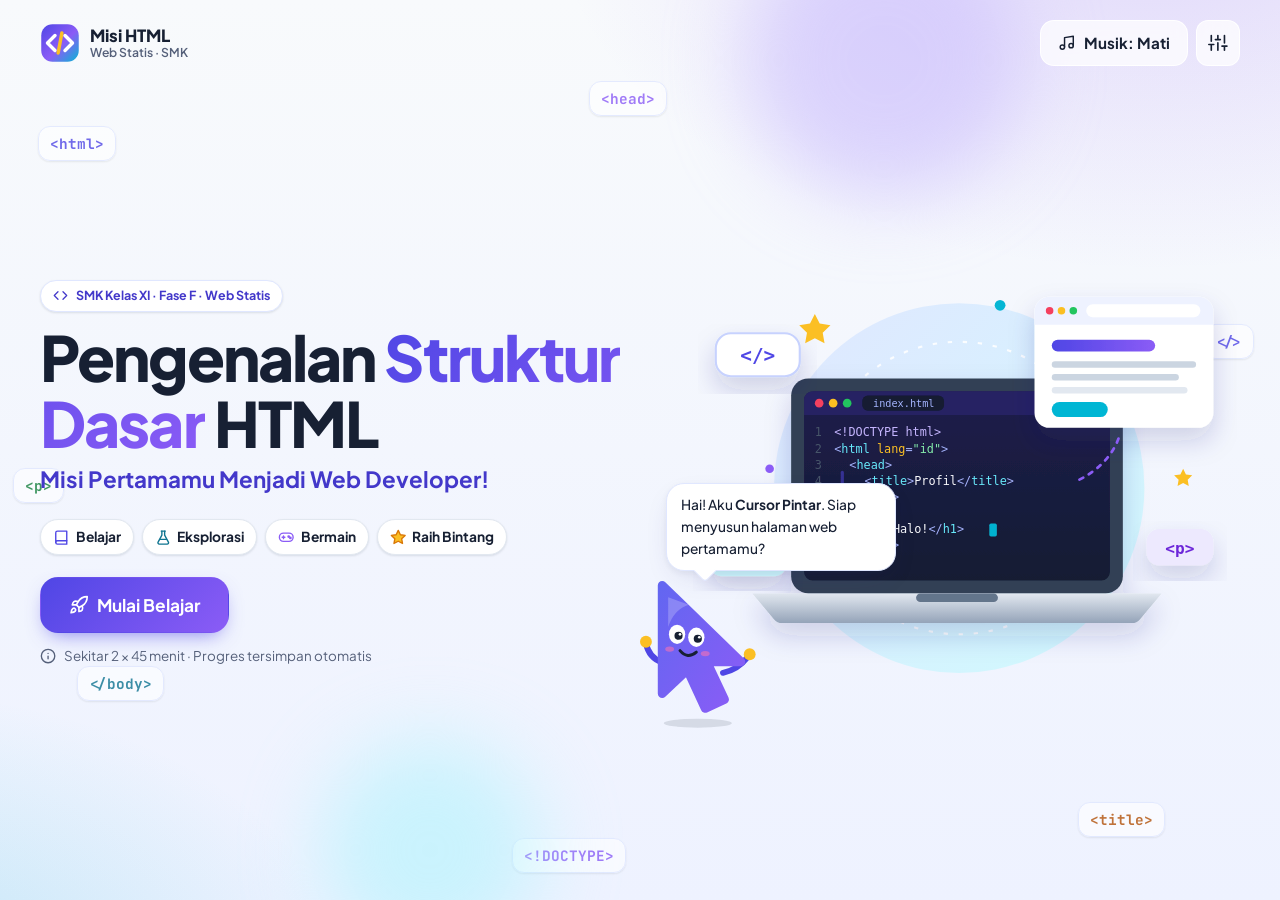
<file: pengenalan-html/index.html>
<!DOCTYPE html>
<html lang="id">
<head>
  <meta charset="UTF-8">
  <meta name="viewport" content="width=device-width, initial-scale=1.0, viewport-fit=cover">
  <title>Pengenalan Struktur Dasar HTML — Misi Pertamamu Menjadi Web Developer!</title>
  <meta name="description" content="Media pembelajaran interaktif Struktur Dasar HTML5 untuk SMK Kelas XI: apersepsi, materi, lab coding, game, dan evaluasi.">
  <meta name="theme-color" content="#4F46E5">
  <link rel="icon" href="assets/images/logo.svg" type="image/svg+xml">
  <!-- Font online (opsional). Jika offline, CSS otomatis memakai font sistem. -->
  <link rel="preconnect" href="https://fonts.googleapis.com">
  <link rel="preconnect" href="https://fonts.gstatic.com" crossorigin>
  <link rel="stylesheet" href="https://fonts.googleapis.com/css2?family=JetBrains+Mono:wght@400;500;700&family=Plus+Jakarta+Sans:wght@400;500;600;700;800&display=swap">
  <link rel="stylesheet" href="css/style.css">
</head>
<body>
  <a class="skip-link" href="#main">Lewati ke konten utama</a>

  <!-- ============================================================
       HALAMAN 1 — PEMBUKA
       ============================================================ -->
  <section id="welcome" class="welcome" aria-labelledby="welcome-title">
    <div class="welcome-bg" aria-hidden="true">
      <span class="ftag ftag-1">&lt;html&gt;</span>
      <span class="ftag ftag-2">&lt;/body&gt;</span>
      <span class="ftag ftag-3">&lt;head&gt;</span>
      <span class="ftag ftag-4">&lt;title&gt;</span>
      <span class="ftag ftag-5">&lt;/&gt;</span>
      <span class="ftag ftag-6">&lt;!DOCTYPE&gt;</span>
      <span class="ftag ftag-7">&lt;p&gt;</span>
      <span class="blob blob-1"></span>
      <span class="blob blob-2"></span>
    </div>

    <header class="welcome-top">
      <div class="brand">
        <img src="assets/images/logo.svg" alt="" width="40" height="40">
        <span class="brand-text"><strong>Misi HTML</strong><small>Web Statis · SMK</small></span>
      </div>
      <div class="welcome-tools">
        <button type="button" class="btn btn-glass" id="welcome-music" aria-pressed="false">
          <i data-icon="music"></i><span class="label">Musik: Mati</span>
        </button>
        <button type="button" class="btn btn-glass btn-icon" data-open-settings aria-label="Pengaturan suara dan tampilan">
          <i data-icon="sliders"></i>
        </button>
      </div>
    </header>

    <div class="welcome-grid">
      <div class="welcome-copy">
        <p class="eyebrow"><i data-icon="code"></i> SMK Kelas XI · Fase F · Web Statis</p>
        <h1 id="welcome-title" class="welcome-title">Pengenalan <span class="grad-text">Struktur Dasar</span> HTML</h1>
        <p class="welcome-sub">Misi Pertamamu Menjadi Web Developer!</p>
        <ul class="welcome-pills" aria-label="Alur belajar">
          <li><i data-icon="book"></i>Belajar</li>
          <li><i data-icon="flask"></i>Eksplorasi</li>
          <li><i data-icon="gamepad"></i>Bermain</li>
          <li><i data-icon="star"></i>Raih Bintang</li>
        </ul>
        <div class="welcome-actions">
          <button type="button" class="btn btn-primary btn-lg" id="btn-start">
            <i data-icon="rocket"></i><span>Mulai Belajar</span>
          </button>
          <p class="welcome-progress" id="welcome-progress" hidden></p>
        </div>
        <p class="welcome-note"><i data-icon="info"></i> Sekitar 2 × 45 menit · Progres tersimpan otomatis</p>
      </div>

      <div class="welcome-art">
        <img class="hero-img" src="assets/images/hero-coding.svg" alt="Ilustrasi laptop yang menampilkan kode HTML dan jendela browser berisi hasilnya" width="520" height="400">
        <div class="welcome-mascot">
          <div class="bubble bubble-welcome" id="welcome-bubble">Hai! Aku <strong>Cursor Pintar</strong>. Siap menyusun halaman web pertamamu?</div>
          <div class="mascot mascot-lg" data-mascot data-mood="wave"></div>
        </div>
      </div>
    </div>
  </section>

  <!-- ============================================================
       APLIKASI UTAMA
       ============================================================ -->
  <div id="app" class="shell" hidden>
    <aside class="sidebar" aria-label="Navigasi utama">
      <div class="brand">
        <img src="assets/images/logo.svg" alt="" width="40" height="40">
        <span class="brand-text"><strong>Misi HTML</strong><small>Struktur Dasar HTML5</small></span>
      </div>
      <nav>
        <ul class="side-nav" id="side-nav"></ul>
      </nav>
      <div class="side-progress">
        <div class="side-progress-head"><span>Progres belajar</span><strong id="side-progress-text">0%</strong></div>
        <div class="bar" role="progressbar" aria-label="Progres belajar keseluruhan" aria-valuemin="0" aria-valuemax="100" aria-valuenow="0" id="side-progress-bar"><span></span></div>
      </div>
      <button type="button" class="nav-item nav-exit" data-action="exit"><i data-icon="logout"></i><span>Keluar</span></button>
    </aside>

    <header class="topbar">
      <div class="topbar-left">
        <img class="topbar-logo" src="assets/images/logo.svg" alt="" width="32" height="32">
        <nav class="breadcrumb" aria-label="Posisi kamu">
          <ol><li class="crumb-root">Misi Web Developer</li><li aria-current="page" id="crumb-current">Home</li></ol>
        </nav>
      </div>
      <div class="topbar-right">
        <div class="chip chip-xp" title="Poin pengalaman (XP)"><i data-icon="zap"></i><span><strong id="hud-xp">0</strong> XP</span></div>
        <div class="chip chip-star" title="Bintang yang sudah diraih"><i data-icon="star"></i><span><strong id="hud-stars">0</strong>/<span id="hud-stars-max">8</span></span></div>
        <button type="button" class="btn btn-ghost btn-icon" id="btn-mute" aria-pressed="false" aria-label="Matikan semua suara"><i data-icon="volume"></i></button>
        <button type="button" class="btn btn-ghost btn-icon" data-open-settings aria-label="Pengaturan suara dan tampilan"><i data-icon="sliders"></i></button>
        <button type="button" class="btn btn-ghost btn-icon only-mobile" data-action="exit" aria-label="Keluar ke layar pembuka"><i data-icon="logout"></i></button>
      </div>
    </header>

    <main id="main" class="main" tabindex="-1">

      <!-- ===================== HOME / DASHBOARD ===================== -->
      <section class="screen screen-home" id="screen-home" data-screen="home" aria-labelledby="t-home" hidden>
        <div class="home-layout">
          <div class="card card-hero">
            <div class="hero-top">
              <div class="hero-copy">
                <p class="kicker">Dashboard Misi</p>
                <h2 class="screen-title" id="t-home" tabindex="-1">Halo, calon Web Developer!</h2>
                <p class="hero-lead" id="home-lead">Selesaikan 6 misi untuk menguasai kerangka dasar HTML5.</p>
              </div>
              <div class="home-ring" aria-hidden="true">
                <svg viewBox="0 0 120 120">
                  <circle cx="60" cy="60" r="50" class="ring-bg"/>
                  <circle cx="60" cy="60" r="50" class="ring-fg" id="home-ring-fg"/>
                </svg>
                <div class="home-ring-text"><strong id="home-ring-value">0%</strong><span>selesai</span></div>
              </div>
            </div>
            <div class="guide guide-hero" data-guide="home">
              <div class="mascot" data-mascot data-mood="happy"></div>
              <p class="bubble" aria-live="polite">Aku akan menemanimu di setiap misi. Ikuti urutan dari atas ya!</p>
            </div>
            <div class="stat-row">
              <div class="stat"><i data-icon="zap" class="stat-ic ic-indigo"></i><div><strong id="stat-xp">0</strong><span>XP</span></div></div>
              <div class="stat"><i data-icon="star" class="stat-ic ic-yellow"></i><div><strong id="stat-stars">0</strong><span>Bintang</span></div></div>
              <div class="stat"><i data-icon="check-circle" class="stat-ic ic-green"></i><div><strong id="stat-done">0/6</strong><span>Misi</span></div></div>
              <div class="stat"><i data-icon="trophy" class="stat-ic ic-violet"></i><div><strong id="stat-best">–</strong><span>Nilai</span></div></div>
            </div>
            <div class="hero-actions">
              <button type="button" class="btn btn-primary" id="btn-continue"><i data-icon="play"></i><span>Lanjutkan Misi</span></button>
            </div>
          </div>

          <div class="home-side">
            <h3 class="section-title">Peta Misi</h3>
            <ol class="module-grid" id="module-grid"></ol>
            <h3 class="section-title">Lencana</h3>
            <div class="badge-grid" id="badge-grid"></div>
            <div class="home-footer">
              <p class="storage-note" id="storage-note" hidden><i data-icon="info"></i> Progres hanya sementara (penyimpanan browser nonaktif).</p>
              <button type="button" class="btn btn-secondary btn-sm" id="btn-info"><i data-icon="target"></i><span>Tujuan &amp; Panduan Guru</span></button>
              <button type="button" class="btn btn-secondary btn-sm" data-action="welcome"><i data-icon="home"></i><span>Layar Pembuka</span></button>
              <button type="button" class="btn btn-danger-ghost btn-sm" id="btn-reset"><i data-icon="rotate"></i><span>Reset Progres</span></button>
            </div>
          </div>
        </div>
      </section>

      <!-- ===================== HALAMAN 2 — APERSEPSI ===================== -->
      <section class="screen" id="screen-apersepsi" data-screen="apersepsi" aria-labelledby="t-apersepsi" hidden>
        <header class="screen-head">
          <span class="step-pill">Misi 1</span>
          <h2 class="screen-title" id="t-apersepsi" tabindex="-1"><span class="hide-sm">Menurutmu, </span>Web Mana yang Lebih Mudah Dibaca?</h2>
        </header>

        <div class="stages" data-stages="apersepsi">
          <!-- Langkah 1: Amati -->
          <div class="stage stage-observe" data-title="Amati kedua halaman">
            <div class="guide guide-compact" data-guide="apersepsi-observe">
              <div class="mascot mascot-sm" data-mascot data-mood="think"></div>
              <p class="bubble">Amati judul, paragraf, dan daftarnya. Mana yang membuatmu cepat menemukan informasi?</p>
            </div>
            <div class="compare-grid">
              <figure class="compare-card card" id="card-a">
                <figcaption class="compare-label"><span class="label-badge label-a">A</span>Halaman A</figcaption>
                <div class="compare-media">
                  <img src="assets/images/web-rapi.svg" alt="Halaman A: mockup web Klub Coding SMK dengan judul besar, paragraf berjarak nyaman, subjudul Kegiatan Kami, dan daftar kegiatan yang rapi" width="400" height="300">
                  <div class="peek-layer" id="peek-layer" hidden aria-hidden="true">
                    <div class="peek-box">
                      <span class="peek-tag" style="top:16%;left:9%">&lt;h1&gt;</span>
                      <span class="peek-tag" style="top:34%;left:58%">&lt;p&gt;</span>
                      <span class="peek-tag" style="top:50%;left:34%">&lt;h2&gt;</span>
                      <span class="peek-tag" style="top:64%;left:56%">&lt;ul&gt; &lt;li&gt;</span>
                    </div>
                  </div>
                </div>
              </figure>
              <figure class="compare-card card" id="card-b">
                <figcaption class="compare-label"><span class="label-badge label-b">B</span>Halaman B</figcaption>
                <div class="compare-media">
                  <img src="assets/images/web-berantakan.svg" alt="Halaman B: mockup web dengan tulisan berhimpitan, ukuran huruf tidak konsisten, warna mencolok, dan informasi acak" width="400" height="300">
                </div>
              </figure>
            </div>
          </div>

          <!-- Langkah 2: Jawab -->
          <div class="stage stage-answer" data-title="Jawab pertanyaan">
            <div class="answer-layout">
              <div class="mini-compare" aria-hidden="true">
                <div class="mini-card" id="mini-a"><span class="label-badge label-a">A</span><img src="assets/images/web-rapi.svg" alt=""></div>
                <div class="mini-card" id="mini-b"><span class="label-badge label-b">B</span><img src="assets/images/web-berantakan.svg" alt=""></div>
              </div>
              <div class="card question-card">
                <fieldset class="q-fieldset">
                  <legend class="q-prompt">Menurut kalian, halaman mana yang lebih mudah dibaca? Mengapa?</legend>
                  <div class="option-list" id="apersepsi-options"></div>
                </fieldset>
                <div class="feedback" id="apersepsi-feedback" role="status" aria-live="polite" hidden></div>
                <div class="action-row" id="apersepsi-actions">
                  <button type="button" class="btn btn-secondary btn-sm" id="apersepsi-retry" hidden><i data-icon="rotate"></i><span>Coba Lagi</span></button>
                  <button type="button" class="btn btn-secondary btn-sm" id="btn-peek" hidden><i data-icon="eye"></i><span>Intip Struktur HTML Halaman A</span></button>
                  <button type="button" class="btn btn-primary btn-sm" id="apersepsi-next" hidden><span>Lanjut ke Materi</span><i data-icon="arrow-right"></i></button>
                </div>
              </div>
              <div class="guide guide-side" data-guide="apersepsi">
                <div class="mascot" data-mascot data-mood="think"></div>
                <p class="bubble" aria-live="polite">Pilih jawaban yang menurutmu paling tepat.</p>
              </div>
            </div>
          </div>
        </div>
        <footer class="stage-bar" data-stage-bar="apersepsi"></footer>
      </section>

      <!-- ===================== HALAMAN 3 — MATERI ===================== -->
      <section class="screen" id="screen-materi" data-screen="materi" aria-labelledby="t-materi" hidden>
        <header class="screen-head">
          <span class="step-pill">Misi 2</span>
          <h2 class="screen-title" id="t-materi" tabindex="-1">Kenalan dengan Kerangka HTML5</h2>
        </header>

        <div class="stages" data-stages="materi">
          <!-- Langkah 1: Apa itu HTML -->
          <div class="stage stage-intro" data-title="Apa itu HTML?">
            <div class="intro-grid">
              <div class="card intro-card">
                <h3><i data-icon="file-code"></i>Apa itu HTML?</h3>
                <p><strong>HTML</strong> adalah singkatan dari <strong>HyperText Markup Language</strong>. HTML digunakan untuk menyusun <strong>struktur dan konten</strong> halaman web. Browser membaca kode HTML lalu menampilkan konten sesuai elemen yang digunakan.</p>
                <dl class="acronym">
                  <div><dt>HyperText</dt><dd>Teks yang bisa saling terhubung lewat tautan.</dd></div>
                  <div><dt>Markup</dt><dd>Penanda (tag) yang memberi arti pada konten.</dd></div>
                  <div><dt>Language</dt><dd>Bahasa dengan aturan penulisan yang dipahami browser.</dd></div>
                </dl>
              </div>
              <div class="card core-card">
                <h3><i data-icon="star"></i>5 struktur inti yang akan kamu pelajari</h3>
                <ol class="core-list">
                  <li><code>&lt;!DOCTYPE html&gt;</code><span>penanda dokumen HTML5</span></li>
                  <li><code>&lt;html&gt;</code><span>pembungkus seluruh dokumen</span></li>
                  <li><code>&lt;head&gt;</code><span>informasi dokumen</span></li>
                  <li><code>&lt;title&gt;</code><span>judul di tab browser</span></li>
                  <li><code>&lt;body&gt;</code><span>konten yang tampil</span></li>
                </ol>
                <div class="guide guide-compact" data-guide="materi-intro">
                  <div class="mascot mascot-sm" data-mascot data-mood="happy"></div>
                  <p class="bubble">Tekan <strong>Berikutnya</strong> untuk membedah kodenya baris demi baris!</p>
                </div>
              </div>
            </div>
          </div>

          <!-- Langkah 2: Kerangka interaktif -->
          <div class="stage stage-code" data-title="Bedah kerangka HTML5">
            <div class="materi-grid">
              <div class="code-window materi-code-window">
                <div class="code-head">
                  <span class="dots" aria-hidden="true"><i></i><i></i><i></i></span>
                  <span class="code-file"><i data-icon="file-code"></i><span class="hide-xs">halaman-pertamaku.html</span><span class="show-xs">index.html</span></span>
                  <div class="code-tools">
                    <button type="button" class="btn btn-code" id="materi-copy"><i data-icon="copy"></i><span>Salin</span></button>
                    <button type="button" class="btn btn-code btn-code-run" id="materi-run"><i data-icon="play"></i><span>Jalankan Kode</span></button>
                  </div>
                </div>
                <div class="code-body" id="materi-code" role="group" aria-label="Kode kerangka HTML5. Pilih baris untuk melihat penjelasan."></div>
                <div class="code-legend" aria-label="Keterangan warna">
                  <span><i class="lg lg-wrap"></i>Pembungkus dokumen</span>
                  <span><i class="lg lg-head"></i>Informasi dokumen</span>
                  <span><i class="lg lg-body"></i>Konten halaman</span>
                </div>
              </div>

              <article class="card explain-card" id="explain-card" aria-live="polite">
                <div class="explain-top">
                  <button type="button" class="btn btn-secondary btn-icon btn-icon-sm" id="explain-prev" aria-label="Bagian sebelumnya"><i data-icon="chevron-left"></i></button>
                  <span class="explain-count" id="explain-count">Bagian 1 dari 9</span>
                  <button type="button" class="btn btn-primary btn-icon btn-icon-sm" id="explain-next" aria-label="Bagian berikutnya"><i data-icon="chevron-right"></i></button>
                  <span class="group-pill" id="explain-group">Pembungkus dokumen</span>
                </div>
                <h3 class="explain-tag" id="explain-tag">&lt;!DOCTYPE html&gt;</h3>
                <p class="explain-text" id="explain-text"></p>
                <p class="explain-analogy" id="explain-analogy"></p>
                <div class="explain-dots" id="explain-dots" aria-hidden="true"></div>
                <div class="guide guide-compact guide-explain" data-guide="materi">
                  <div class="mascot mascot-sm" data-mascot data-mood="think"></div>
                  <p class="bubble" aria-live="polite">Klik baris kode mana pun, atau tekan tombol panah.</p>
                </div>
              </article>
            </div>
          </div>

          <!-- Langkah 3: Cek cepat -->
          <div class="stage stage-quick" data-title="Cek cepat head atau body">
            <div class="card quick-check">
              <div class="quick-head">
                <h3><i data-icon="target"></i>Cek Cepat: Masuk <code>&lt;head&gt;</code> atau <code>&lt;body&gt;</code>?</h3>
                <p><em>head</em> = informasi dokumen &nbsp;·&nbsp; <em>body</em> = konten yang tampil di halaman.</p>
              </div>
              <ul class="quick-list" id="quick-list"></ul>
              <div class="feedback" id="quick-feedback" role="status" aria-live="polite" hidden></div>
            </div>
          </div>
        </div>
        <footer class="stage-bar" data-stage-bar="materi"></footer>
      </section>

      <!-- ===================== HALAMAN 4 — LAB ===================== -->
      <section class="screen screen-lab" id="screen-eksplorasi" data-screen="eksplorasi" aria-labelledby="t-lab" hidden>
        <header class="screen-head">
          <span class="step-pill">Misi 3</span>
          <h2 class="screen-title" id="t-lab" tabindex="-1">Bangun Halaman Web Pertamamu!</h2>
          <div class="mission-strip" id="mission-strip" role="list" aria-label="Daftar misi lab"></div>
        </header>

        <div class="card mission-card" id="mission-card">
          <div class="mission-icon" aria-hidden="true"><i data-icon="target"></i></div>
          <div class="mission-body">
            <p class="mission-count"><span id="mission-count">Misi 1 dari 5</span><span class="bar mission-bar" role="progressbar" aria-label="Progres misi lab" aria-valuemin="0" aria-valuemax="5" aria-valuenow="0" id="lab-progress"><span></span></span></p>
            <h3 id="mission-title">Temukan judul tab</h3>
            <p id="mission-text"></p>
          </div>
          <button type="button" class="btn btn-success" id="lab-check"><i data-icon="check-circle"></i><span>Periksa Jawaban</span></button>
        </div>
        <div class="feedback lab-feedback" id="lab-feedback" role="status" aria-live="polite" hidden></div>

        <div class="lab-switch" role="tablist" aria-label="Tampilan lab">
          <button type="button" role="tab" class="lab-switch-btn" id="lab-view-code" aria-selected="true" aria-controls="lab-editor-pane"><i data-icon="code"></i>Kode</button>
          <button type="button" role="tab" class="lab-switch-btn" id="lab-view-preview" aria-selected="false" aria-controls="lab-preview-pane"><i data-icon="eye"></i>Hasil di Browser</button>
        </div>

        <div class="lab-grid" data-view="code">
          <div class="code-window editor-window" id="lab-editor-pane">
            <div class="code-head">
              <span class="dots" aria-hidden="true"><i></i><i></i><i></i></span>
              <span class="code-file"><i data-icon="file-code"></i>index.html</span>
              <span class="caret-pos" id="caret-pos" aria-live="off">Baris 1</span>
            </div>
            <div class="lab-toolbar">
              <button type="button" class="btn btn-code btn-code-run" id="lab-run"><i data-icon="play"></i><span>Jalankan</span></button>
              <button type="button" class="btn btn-code" id="lab-reset"><i data-icon="rotate"></i><span>Reset<span class="hide-xs"> Kode</span></span></button>
              <button type="button" class="btn btn-code" id="lab-hint"><i data-icon="lightbulb"></i><span>Petunjuk</span></button>
              <button type="button" class="btn btn-code" id="lab-solution" aria-haspopup="dialog"><i data-icon="eye"></i><span><span class="hide-xs">Tampilkan </span>Hasil</span></button>
            </div>
            <div class="editor">
              <div class="editor-gutter" id="editor-gutter" aria-hidden="true"></div>
              <div class="editor-area">
                <pre class="editor-highlight" id="editor-highlight" aria-hidden="true"></pre>
                <textarea id="lab-editor" class="editor-input" spellcheck="false" autocapitalize="off" autocomplete="off" autocorrect="off" wrap="off" aria-label="Editor kode HTML" aria-describedby="editor-help"></textarea>
              </div>
            </div>
            <div class="editor-foot">
              <div class="lint" id="lab-lint" aria-label="Pemeriksaan struktur"></div>
              <p class="editor-help" id="editor-help"><kbd>Tab</kbd> = spasi · <kbd>Esc</kbd> lalu <kbd>Tab</kbd> = keluar editor · <kbd>Ctrl</kbd>+<kbd>Enter</kbd> = jalankan</p>
            </div>
          </div>

          <div class="lab-side" id="lab-preview-pane">
            <div class="browser lab-browser">
              <div class="browser-bar">
                <span class="dots" aria-hidden="true"><i></i><i></i><i></i></span>
                <span class="browser-tab"><img src="assets/images/logo.svg" alt="" width="14" height="14"><span id="lab-tab-title">Halaman Pertamaku</span></span>
                <span class="browser-url"><i data-icon="lock"></i>index.html</span>
              </div>
              <iframe id="lab-frame" title="Pratinjau browser hasil kode lab" sandbox="" referrerpolicy="no-referrer"></iframe>
              <p class="browser-note"><i data-icon="shield"></i> Pratinjau aman: JavaScript tidak dijalankan.</p>
            </div>
            <div class="guide guide-compact guide-lab" data-guide="lab">
              <div class="mascot mascot-sm" data-mascot data-mood="think"></div>
              <p class="bubble" aria-live="polite">Baca misinya, ubah kode, tekan Jalankan, lalu Periksa Jawaban.</p>
            </div>
          </div>
        </div>
      </section>

      <!-- ===================== HALAMAN 5 — GAME ===================== -->
      <section class="screen screen-game" id="screen-game" data-screen="game" aria-labelledby="t-game" hidden>
        <header class="screen-head">
          <span class="step-pill">Misi 4–5</span>
          <h2 class="screen-title" id="t-game" tabindex="-1">HTML Challenge<span class="hide-sm">: Susun, Cocokkan, dan Menang!</span></h2>
        </header>

        <div class="game-bar">
          <div class="tabs" role="tablist" aria-label="Pilih permainan">
            <button type="button" class="tab" role="tab" id="tab-a" aria-controls="panel-a" aria-selected="true"><i data-icon="puzzle"></i><span>Game A<span class="hide-xs"> · Susun Kerangka</span></span><i data-icon="check" class="tab-done" id="tab-a-done" hidden></i></button>
            <button type="button" class="tab" role="tab" id="tab-b" aria-controls="panel-b" aria-selected="false" tabindex="-1"><i data-icon="list"></i><span>Game B<span class="hide-xs"> · Kuis Latihan</span></span><i data-icon="check" class="tab-done" id="tab-b-done" hidden></i></button>
          </div>
          <div class="game-hud" aria-label="Status game">
            <span class="chip chip-xp"><i data-icon="zap"></i><strong id="game-points">0</strong><span class="hide-xs">poin</span></span>
            <span class="chip chip-star"><i data-icon="star"></i><strong id="game-stars">0/2</strong></span>
            <span class="hud-progress hide-xs"><span id="game-progress-text">0/2</span><span class="bar" id="game-progress" role="progressbar" aria-label="Progres game" aria-valuemin="0" aria-valuemax="2" aria-valuenow="0"><span></span></span></span>
          </div>
        </div>

        <!-- Game A -->
        <div class="tab-panel panel-a" role="tabpanel" id="panel-a" aria-labelledby="tab-a">
          <div class="game-a-grid">
            <div class="code-window board-window">
              <div class="code-head">
                <span class="dots" aria-hidden="true"><i></i><i></i><i></i></span>
                <span class="code-file"><i data-icon="file-code"></i>kerangka.html</span>
                <span class="slot-count" id="slot-count">0/9 terisi</span>
              </div>
              <div class="board" id="board" role="group" aria-label="Kerangka dokumen dengan 9 slot kosong"></div>
            </div>
            <div class="tray-wrap card">
              <div class="guide guide-compact" data-guide="gameA">
                <div class="mascot mascot-sm" data-mascot data-mood="think"></div>
                <p class="bubble" aria-live="polite">Seret kartu ke slot. Di HP? Ketuk kartu, lalu ketuk slotnya.</p>
              </div>
              <p class="tray-help" id="tray-help">Pilih kartu, lalu pilih slot tujuan.</p>
              <div class="tray" id="tray" role="group" aria-label="Kartu tag yang belum dipasang"></div>
              <div class="feedback" id="gameA-feedback" role="status" aria-live="polite" hidden></div>
              <div class="game-actions">
                <button type="button" class="btn btn-success" id="gameA-check"><i data-icon="check-circle"></i><span>Periksa<span class="hide-xs"> Susunan</span></span></button>
                <button type="button" class="btn btn-secondary" id="gameA-hint"><i data-icon="lightbulb"></i><span>Petunjuk</span></button>
                <button type="button" class="btn btn-secondary" id="gameA-reset"><i data-icon="rotate"></i><span>Ulangi</span></button>
              </div>
            </div>
          </div>
        </div>

        <!-- Game B -->
        <div class="tab-panel panel-b" role="tabpanel" id="panel-b" aria-labelledby="tab-b" hidden>
          <div class="quiz-layout">
            <div class="card quiz-card" id="practice-card"></div>
            <div class="guide guide-side" data-guide="gameB">
              <div class="mascot" data-mascot data-mood="think"></div>
              <p class="bubble" aria-live="polite">Latihan ini tidak mengurangi nilai. Baca penjelasan setelah menjawab ya!</p>
            </div>
          </div>
        </div>
      </section>

      <!-- ===================== HALAMAN 6 — EVALUASI ===================== -->
      <section class="screen screen-kuis" id="screen-kuis" data-screen="kuis" aria-labelledby="t-kuis" hidden>
        <header class="screen-head">
          <span class="step-pill">Misi 6</span>
          <h2 class="screen-title" id="t-kuis" tabindex="-1">Final Mission<span class="hide-sm">: Buktikan Kamu Jago HTML!</span></h2>
        </header>

        <!-- Intro -->
        <div class="eval-view eval-intro card" id="eval-intro">
          <div class="eval-intro-art">
            <div class="mascot mascot-lg" data-mascot data-mood="happy"></div>
          </div>
          <div class="eval-intro-copy">
            <p class="eval-desc">Jawab 10 soal berikut untuk membuktikan bahwa kamu memahami struktur dasar HTML5.</p>
            <ul class="rule-list">
              <li><i data-icon="list"></i>10 soal pilihan ganda, masing-masing 4 pilihan.</li>
              <li><i data-icon="check-circle"></i>Benar = 10 poin, salah = 0 poin. Skor maksimum 100.</li>
              <li><i data-icon="save"></i>Jawaban tersimpan otomatis, boleh berpindah soal.</li>
              <li><i data-icon="flag"></i>Semua soal wajib dijawab sebelum dikumpulkan.</li>
            </ul>
            <div class="action-row">
              <button type="button" class="btn btn-primary btn-lg" id="eval-start"><i data-icon="rocket"></i><span>Mulai Evaluasi</span></button>
              <button type="button" class="btn btn-secondary" id="eval-see-result" hidden><i data-icon="trophy"></i><span>Lihat Hasil</span></button>
            </div>
          </div>
        </div>

        <!-- Pengerjaan -->
        <div class="eval-view eval-run" id="eval-run" hidden>
          <div class="eval-progress">
            <div class="eval-progress-head"><span>Terjawab <strong id="eval-answered">0</strong>/10</span><span class="bar" id="eval-bar" role="progressbar" aria-label="Soal terjawab" aria-valuemin="0" aria-valuemax="10" aria-valuenow="0"><span></span></span><span id="eval-qnum">Soal 1</span></div>
            <div class="q-nav" id="eval-nav" role="group" aria-label="Navigasi nomor soal"></div>
          </div>
          <div class="card quiz-card eval-card" id="eval-card"></div>
          <div class="eval-actions">
            <button type="button" class="btn btn-secondary" id="eval-prev" aria-label="Soal sebelumnya"><i data-icon="chevron-left"></i><span class="hide-xs" aria-hidden="true">Sebelumnya</span></button>
            <button type="button" class="btn btn-secondary" id="eval-next" aria-label="Soal berikutnya"><span class="hide-xs" aria-hidden="true">Berikutnya</span><i data-icon="chevron-right"></i></button>
            <button type="button" class="btn btn-primary" id="eval-submit"><i data-icon="flag"></i><span>Selesai &amp; Kumpulkan</span></button>
          </div>
        </div>

        <!-- Hasil -->
        <div class="eval-view eval-result card" id="eval-result" hidden></div>

        <!-- Pembahasan (satu soal per tampilan) -->
        <div class="eval-view eval-review" id="eval-review" hidden>
          <div class="review-head">
            <h3><i data-icon="book"></i>Pembahasan</h3>
            <label class="switch"><input type="checkbox" id="review-wrong-only"><span class="switch-ui" aria-hidden="true"></span><span>Hanya yang salah</span></label>
          </div>
          <div class="review-body" id="review-list" aria-live="polite"></div>
          <div class="review-foot">
            <button type="button" class="btn btn-secondary btn-icon" id="review-prev" aria-label="Pembahasan sebelumnya"><i data-icon="chevron-left"></i></button>
            <span class="review-pos" id="review-pos">1/1</span>
            <button type="button" class="btn btn-secondary btn-icon" id="review-next" aria-label="Pembahasan berikutnya"><i data-icon="chevron-right"></i></button>
            <span class="review-spacer"></span>
            <button type="button" class="btn btn-secondary" id="review-back"><i data-icon="trophy"></i><span>Lihat Hasil</span></button>
            <button type="button" class="btn btn-primary" id="review-retry"><i data-icon="rotate"></i><span>Ulangi<span class="hide-xs"> Kuis</span></span></button>
          </div>
        </div>
      </section>
    </main>

    <nav class="bottom-nav" aria-label="Navigasi utama (seluler)">
      <ul id="bottom-nav"></ul>
    </nav>
  </div>

  <!-- ============================================================
       DIALOG & LAPISAN
       ============================================================ -->
  <dialog class="dialog" id="confirm-dialog" aria-labelledby="confirm-title" aria-describedby="confirm-msg">
    <form method="dialog" class="dialog-inner">
      <div class="dialog-icon" id="confirm-icon"></div>
      <h2 id="confirm-title">Konfirmasi</h2>
      <p id="confirm-msg"></p>
      <div class="dialog-actions">
        <button type="submit" value="cancel" class="btn btn-secondary" id="confirm-cancel">Batal</button>
        <button type="submit" value="ok" class="btn btn-primary" id="confirm-ok">Ya</button>
      </div>
    </form>
  </dialog>

  <dialog class="dialog dialog-wide" id="preview-dialog" aria-labelledby="preview-title">
    <form method="dialog" class="dialog-inner dialog-left">
      <div class="dialog-head">
        <h2 id="preview-title"><i data-icon="eye"></i>Hasil di Browser</h2>
        <button type="submit" value="close" class="btn btn-ghost btn-icon" aria-label="Tutup pratinjau"><i data-icon="x"></i></button>
      </div>
      <div class="browser">
        <div class="browser-bar">
          <span class="dots" aria-hidden="true"><i></i><i></i><i></i></span>
          <span class="browser-tab"><img src="assets/images/logo.svg" alt="" width="14" height="14"><span id="materi-tab-title">Halaman Pertamaku</span></span>
          <span class="browser-url"><i data-icon="lock"></i>halaman-pertamaku.html</span>
        </div>
        <iframe id="materi-frame" title="Pratinjau hasil kode materi" sandbox="" referrerpolicy="no-referrer"></iframe>
      </div>
      <p class="set-note"><i data-icon="info"></i> Teks <code>&lt;title&gt;</code> muncul di <strong>tab</strong>, sedangkan isi <code>&lt;body&gt;</code> muncul di <strong>halaman</strong>.</p>
    </form>
  </dialog>

  <dialog class="dialog dialog-wide" id="solution-dialog" aria-labelledby="solution-title">
    <form method="dialog" class="dialog-inner dialog-left">
      <div class="dialog-head">
        <h2 id="solution-title"><i data-icon="eye"></i>Contoh Hasil Akhir</h2>
        <button type="submit" value="close" class="btn btn-ghost btn-icon" aria-label="Tutup contoh hasil"><i data-icon="x"></i></button>
      </div>
      <p>Bandingkan dengan kodemu. Kamu tetap perlu mengetik sendiri untuk menyelesaikan misi.</p>
      <div class="code-window"><div class="code-body code-static" id="solution-code"></div></div>
    </form>
  </dialog>

  <dialog class="dialog dialog-wide" id="info-dialog" aria-labelledby="info-title">
    <form method="dialog" class="dialog-inner dialog-left">
      <div class="dialog-head">
        <h2 id="info-title"><i data-icon="target"></i>Tujuan &amp; Panduan</h2>
        <button type="submit" value="close" class="btn btn-ghost btn-icon" aria-label="Tutup"><i data-icon="x"></i></button>
      </div>
      <div class="info-scroll">
        <h3 class="info-h">Tujuan Pembelajaran</h3>
        <ol class="tp-list">
          <li>Menjelaskan pengertian HTML dan fungsinya dalam membangun struktur halaman web statis.</li>
          <li>Mengidentifikasi fungsi <code>&lt;!DOCTYPE html&gt;</code>, <code>&lt;html&gt;</code>, <code>&lt;head&gt;</code>, <code>&lt;title&gt;</code>, dan <code>&lt;body&gt;</code>.</li>
          <li>Menyusun kerangka dasar dokumen HTML5 secara berurutan dan benar.</li>
          <li>Membedakan bagian metadata dokumen dengan bagian konten yang ditampilkan pada browser.</li>
          <li>Menyelesaikan latihan interaktif dan kuis tentang struktur dasar HTML.</li>
        </ol>
        <h3 class="info-h">Panduan untuk Guru</h3>
        <ul class="tp-list">
          <li><strong>Pertemuan 1:</strong> Apersepsi bersama di proyektor → Materi Kerangka HTML5 → Cek Cepat.</li>
          <li><strong>Pertemuan 2:</strong> Lab HTML (5 misi) → Game → Evaluasi akhir.</li>
          <li>Navigasi bebas: semua bagian bisa dibuka langsung dari menu.</li>
          <li>Progres tersimpan per browser. Tekan <em>Reset Progres</em> sebelum siswa lain memakai perangkat yang sama.</li>
        </ul>
      </div>
    </form>
  </dialog>

  <dialog class="dialog" id="settings-dialog" aria-labelledby="settings-title">
    <form method="dialog" class="dialog-inner dialog-left">
      <div class="dialog-head">
        <h2 id="settings-title"><i data-icon="sliders"></i>Pengaturan</h2>
        <button type="submit" value="close" class="btn btn-ghost btn-icon" aria-label="Tutup pengaturan"><i data-icon="x"></i></button>
      </div>
      <fieldset class="set-group">
        <legend>Suara</legend>
        <label class="switch"><input type="checkbox" id="set-music"><span class="switch-ui" aria-hidden="true"></span><span>Musik latar</span></label>
        <label class="range"><span>Volume musik</span><input type="range" id="set-music-vol" min="0" max="100" step="5"></label>
        <label class="switch"><input type="checkbox" id="set-sfx"><span class="switch-ui" aria-hidden="true"></span><span>Efek suara</span></label>
        <label class="range"><span>Volume efek</span><input type="range" id="set-sfx-vol" min="0" max="100" step="5"></label>
        <button type="button" class="btn btn-secondary btn-sm" id="set-test"><i data-icon="volume"></i><span>Tes suara</span></button>
      </fieldset>
      <fieldset class="set-group">
        <legend>Tampilan</legend>
        <label class="select"><span>Animasi</span>
          <select id="set-motion">
            <option value="system">Ikuti pengaturan perangkat</option>
            <option value="full">Animasi penuh</option>
            <option value="reduce">Kurangi animasi</option>
          </select>
        </label>
      </fieldset>
    </form>
  </dialog>

  <dialog class="dialog" id="reward-dialog" aria-labelledby="reward-title">
    <form method="dialog" class="dialog-inner">
      <div class="reward-art" id="reward-art"></div>
      <p class="kicker">Lencana baru terbuka!</p>
      <h2 id="reward-title">Lencana</h2>
      <p id="reward-msg"></p>
      <div class="dialog-actions">
        <button type="submit" value="ok" class="btn btn-primary">Keren, lanjut!</button>
      </div>
    </form>
  </dialog>

  <div class="toast-region" id="toast-region" aria-live="polite" aria-atomic="false"></div>
  <div class="fx-layer" id="fx-layer" aria-hidden="true"></div>

  <script src="js/app.js" defer></script>
</body>
</html>
</file>
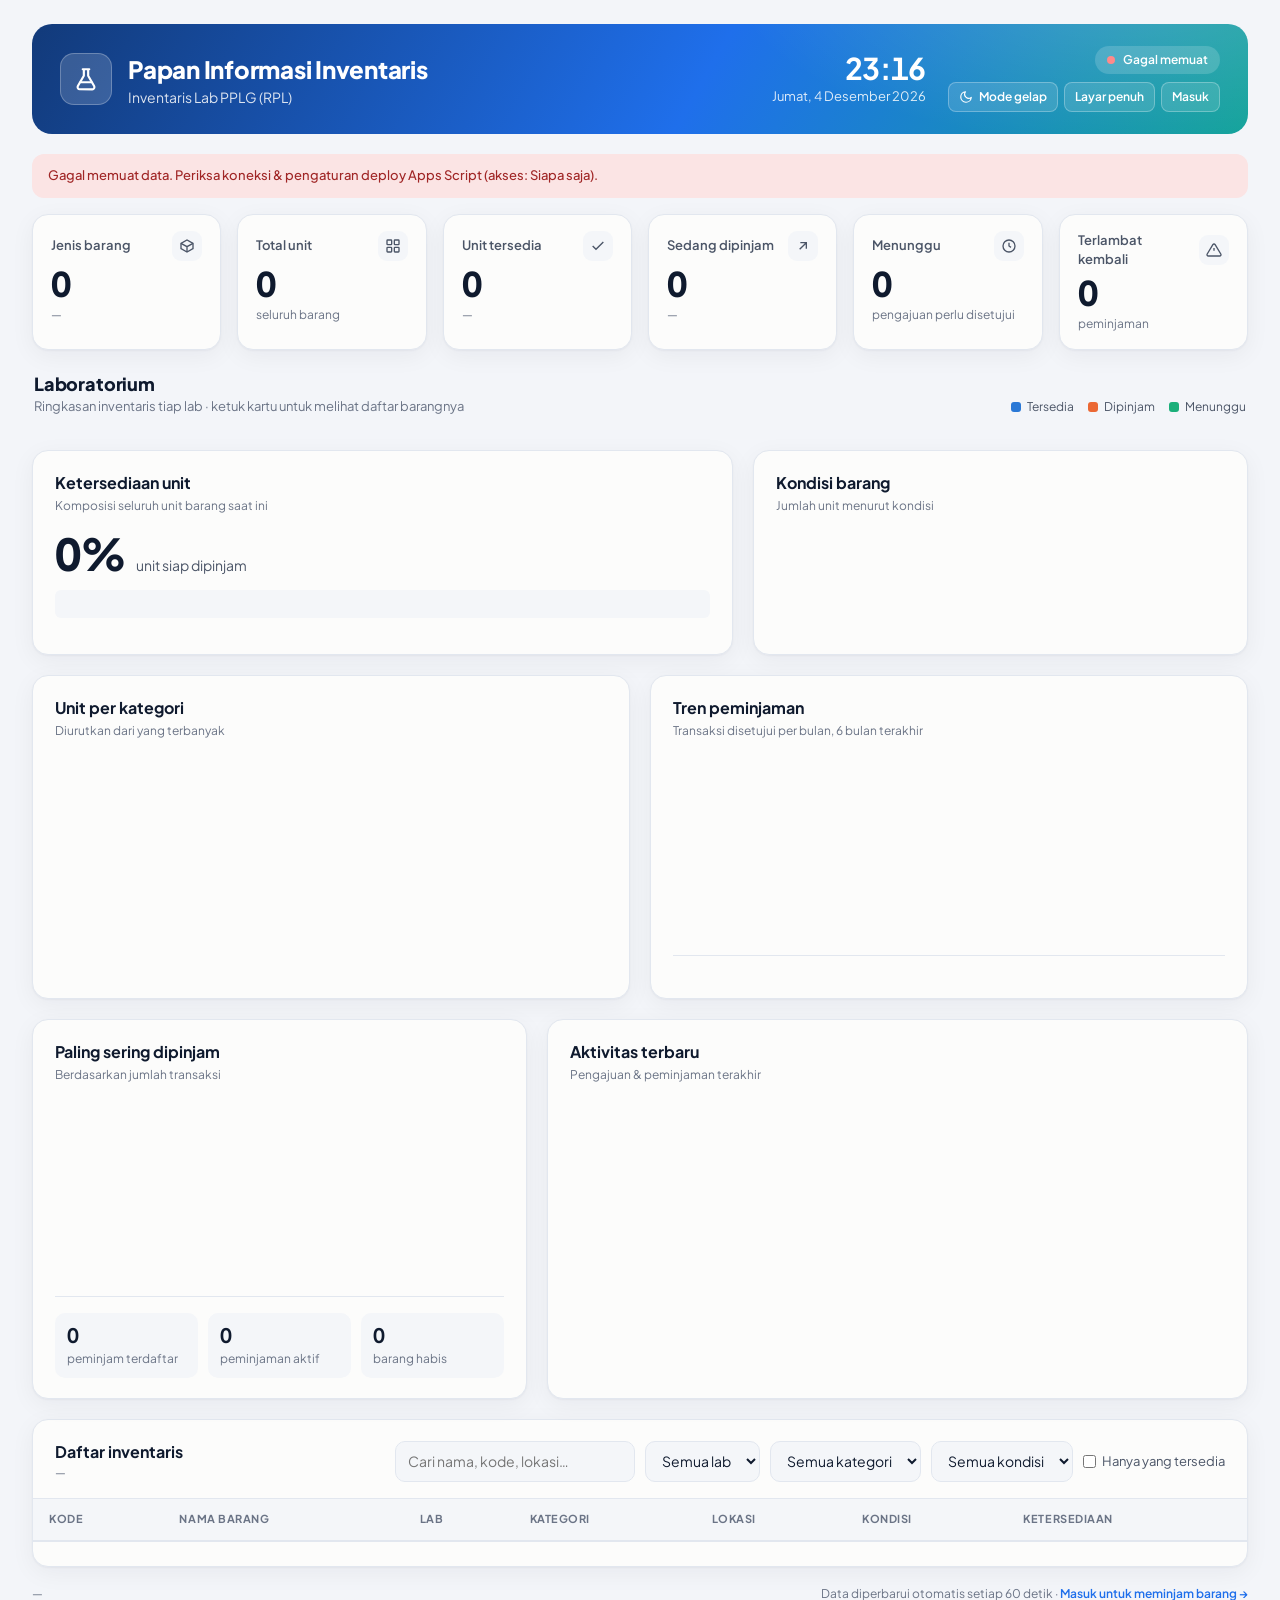
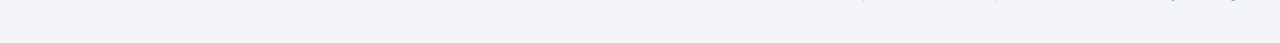
<file: e-lab/display.html>
<!doctype html>
<html lang="id">
<head>
  <meta charset="utf-8">
  <meta name="viewport" content="width=device-width, initial-scale=1">
  <title>Papan Informasi Inventaris Lab</title>
  <meta name="theme-color" content="#f4f6fa">
  <!-- Tema terang/gelap (sama dengan theme.js, ditanam agar display.html bisa berdiri sendiri) -->
  <script>
/* ============================================================
 *  Tema terang / gelap — dimuat di <head> agar tidak berkedip.
 *  - Default mengikuti pengaturan perangkat.
 *  - Pilihan pengguna disimpan di browser.
 *  - Tombol apa pun dengan atribut [data-theme-toggle] akan mengganti tema.
 * ============================================================ */
(function () {
  'use strict';
  var KEY = 'invlab_tema';
  var root = document.documentElement;
  var mq = window.matchMedia ? window.matchMedia('(prefers-color-scheme: dark)') : null;

  function simpanan() {
    try { var v = localStorage.getItem(KEY); return v === 'dark' || v === 'light' ? v : null; }
    catch (e) { return null; }
  }
  function sistem() { return mq && mq.matches ? 'dark' : 'light'; }

  var IKON = {
    // ikon menunjukkan tema tujuan
    dark: '<svg viewBox="0 0 24 24" width="16" height="16" fill="none" stroke="currentColor" stroke-width="2" stroke-linecap="round" stroke-linejoin="round" aria-hidden="true"><path d="M21 12.8A9 9 0 1 1 11.2 3a7 7 0 0 0 9.8 9.8z"/></svg>',
    light: '<svg viewBox="0 0 24 24" width="16" height="16" fill="none" stroke="currentColor" stroke-width="2" stroke-linecap="round" stroke-linejoin="round" aria-hidden="true"><circle cx="12" cy="12" r="4"/><path d="M12 2v2M12 20v2M4.9 4.9l1.4 1.4M17.7 17.7l1.4 1.4M2 12h2M20 12h2M4.9 19.1l1.4-1.4M17.7 6.3l1.4-1.4"/></svg>'
  };

  function perbaruiTombol(t) {
    var tujuan = t === 'dark' ? 'light' : 'dark';
    var label = tujuan === 'dark' ? 'Mode gelap' : 'Mode terang';
    var list = document.querySelectorAll('[data-theme-toggle]');
    for (var i = 0; i < list.length; i++) {
      var b = list[i];
      b.setAttribute('aria-label', 'Ganti ke ' + label.toLowerCase());
      b.setAttribute('title', 'Ganti ke ' + label.toLowerCase());
      b.setAttribute('aria-pressed', t === 'dark' ? 'true' : 'false');
      b.innerHTML = IKON[tujuan] + (b.hasAttribute('data-theme-label') ? '<span>' + label + '</span>' : '');
    }
  }

  function terapkan(t) {
    root.setAttribute('data-theme', t);
    root.style.colorScheme = t;
    var meta = document.querySelector('meta[name="theme-color"]');
    if (meta) meta.setAttribute('content', t === 'dark' ? '#111214' : '#f4f6fa');
    perbaruiTombol(t);
    try { window.dispatchEvent(new CustomEvent('temaberubah', { detail: t })); } catch (e) { /* abaikan */ }
  }

  window.Tema = {
    get: function () { return root.getAttribute('data-theme') || sistem(); },
    set: function (t) {
      try { localStorage.setItem(KEY, t); } catch (e) { /* abaikan */ }
      terapkan(t);
    },
    toggle: function () { this.set(this.get() === 'dark' ? 'light' : 'dark'); }
  };

  // ?tema=gelap / ?tema=terang di alamat halaman memaksa tema (mis. untuk TV), tanpa disimpan
  var paksa = null;
  try {
    var q = new URLSearchParams(location.search).get('tema');
    if (q === 'gelap' || q === 'dark') paksa = 'dark';
    if (q === 'terang' || q === 'light') paksa = 'light';
  } catch (e) { /* abaikan */ }

  terapkan(paksa || simpanan() || sistem());

  // ikut perubahan tema perangkat selama pengguna belum memilih sendiri
  if (mq) {
    var ikut = function () { if (!simpanan() && !paksa) terapkan(sistem()); };
    if (mq.addEventListener) mq.addEventListener('change', ikut); else if (mq.addListener) mq.addListener(ikut);
  }

  document.addEventListener('click', function (e) {
    var b = e.target.closest && e.target.closest('[data-theme-toggle]');
    if (b) { e.preventDefault(); window.Tema.toggle(); }
  });
  document.addEventListener('DOMContentLoaded', function () { perbaruiTombol(window.Tema.get()); });
})();
  </script>
  <link rel="preconnect" href="https://fonts.googleapis.com">
  <link href="https://fonts.googleapis.com/css2?family=Plus+Jakarta+Sans:wght@400;500;600;700;800&display=swap" rel="stylesheet">
  <style>
    /* ============================ TOKENS ============================ */
    :root {
      color-scheme: light;
      --bg: #f3f5f9;
      --surface: #fcfcfb;
      --surface-2: #f4f6f9;
      --border: #e2e7ef;
      --grid: #e9edf3;
      --text: #0f1a2e;
      --text-2: #4b5567;
      --text-3: #6b7486;
      --brand: #1f6feb;

      /* kategorikal (urutan tetap, divalidasi CVD) */
      --s1: #2a78d6;  /* tersedia   */
      --s2: #eb6834;  /* dipinjam   */
      --s3: #1baf7a;  /* menunggu   */
      /* sekuensial biru: untuk magnitudo satu seri */
      --seq: #2a78d6;
      --seq-soft: #cde2fb;
      /* status (khusus kondisi/keadaan, selalu dengan ikon + label) */
      --good: #0ca30c;
      --warning: #fab219;
      --critical: #d03b3b;
      --good-bg: #e3f6e3;  --good-ink: #0b6b0b;
      --warn-bg: #fdf1d6;  --warn-ink: #8a5a00;
      --crit-bg: #fbe4e4;  --crit-ink: #a02626;
      --info-bg: #e2edfb;  --info-ink: #1c5cab;
      --muted-bg: #eceff4; --muted-ink: #4b5567;

      --radius: 16px;
      --shadow: 0 1px 2px rgba(15, 26, 46, .04), 0 6px 24px rgba(15, 26, 46, .05);
    }
    @media (prefers-color-scheme: dark) {
      :root:where(:not([data-theme="light"])) {
        color-scheme: dark;
        --bg: #111214; --surface: #1a1a19; --surface-2: #222321; --border: #2e2f2c; --grid: #2a2b28;
        --text: #f0efec; --text-2: #c3c2b7; --text-3: #9a998f; --brand: #5598e7;
        --s1: #3987e5; --s2: #d95926; --s3: #199e70; --seq: #3987e5; --seq-soft: #1c3554;
        --good-bg: #16301a; --good-ink: #7fd67f; --warn-bg: #3a2e12; --warn-ink: #f5c862;
        --crit-bg: #3a1b1b; --crit-ink: #f19a9a; --info-bg: #182a44; --info-ink: #9ec5f4;
        --muted-bg: #2a2b28; --muted-ink: #c3c2b7;
        --shadow: none;
      }
    }
    :root[data-theme="dark"] {
      color-scheme: dark;
      --bg: #111214; --surface: #1a1a19; --surface-2: #222321; --border: #2e2f2c; --grid: #2a2b28;
      --text: #f0efec; --text-2: #c3c2b7; --text-3: #9a998f; --brand: #5598e7;
      --s1: #3987e5; --s2: #d95926; --s3: #199e70; --seq: #3987e5; --seq-soft: #1c3554;
      --good-bg: #16301a; --good-ink: #7fd67f; --warn-bg: #3a2e12; --warn-ink: #f5c862;
      --crit-bg: #3a1b1b; --crit-ink: #f19a9a; --info-bg: #182a44; --info-ink: #9ec5f4;
      --muted-bg: #2a2b28; --muted-ink: #c3c2b7;
      --shadow: none;
    }

    /* ============================ BASE ============================ */
    * { box-sizing: border-box; }
    [hidden] { display: none !important; }
    html, body { margin: 0; }
    body {
      font-family: 'Plus Jakarta Sans', system-ui, sans-serif;
      background: var(--bg); color: var(--text);
      font-size: 14px; line-height: 1.5;
      -webkit-font-smoothing: antialiased;
    }
    h1, h2, h3, p { margin: 0; }
    .num { font-variant-numeric: tabular-nums; }
    .wrap { max-width: 1440px; margin: 0 auto; padding: 24px 32px 40px; }

    /* ============================ HEADER ============================ */
    .hero {
      display: flex; align-items: center; justify-content: space-between; gap: 24px;
      padding: 22px 28px; border-radius: 20px; margin-bottom: 20px; color: #fff;
      background:
        radial-gradient(600px 240px at 92% -40%, rgba(255,255,255,.18), transparent 70%),
        linear-gradient(120deg, #123a7a 0%, #1f6feb 55%, #13a39a 100%);
    }
    .hero-brand { display: flex; align-items: center; gap: 16px; min-width: 0; }
    .hero-logo {
      width: 52px; height: 52px; border-radius: 14px; flex: none; display: grid; place-items: center;
      background: rgba(255,255,255,.16); border: 1px solid rgba(255,255,255,.25);
    }
    .hero h1 { font-size: 24px; font-weight: 800; letter-spacing: -.01em; }
    .hero p { opacity: .85; font-size: 14px; }
    .hero-right { display: flex; align-items: center; gap: 22px; flex: none; }
    .clock { text-align: right; }
    .clock strong { display: block; font-size: 30px; font-weight: 700; line-height: 1.1; letter-spacing: -.01em; }
    .clock span { font-size: 13px; opacity: .85; }
    .hero-actions { display: flex; flex-direction: column; gap: 8px; align-items: flex-end; }
    .live {
      display: inline-flex; align-items: center; gap: 8px; font-size: 12px; font-weight: 600;
      padding: 5px 12px; border-radius: 99px; background: rgba(255,255,255,.16); white-space: nowrap;
    }
    .live i { width: 8px; height: 8px; border-radius: 50%; background: #7cf5b8; box-shadow: 0 0 0 0 rgba(124,245,184,.7); animation: pulse 2s infinite; }
    .live.demo i { background: #ffd166; animation: none; }
    .live.err i { background: #ff8a8a; animation: none; }
    @keyframes pulse { 70% { box-shadow: 0 0 0 8px rgba(124,245,184,0); } 100% { box-shadow: 0 0 0 0 rgba(124,245,184,0); } }
    .hbtns { display: flex; gap: 6px; }
    .hbtn {
      font: inherit; font-size: 12px; font-weight: 600; color: #fff; cursor: pointer;
      background: rgba(255,255,255,.12); border: 1px solid rgba(255,255,255,.28);
      padding: 5px 10px; border-radius: 8px; text-decoration: none; white-space: nowrap;
    }
    .hbtn:hover { background: rgba(255,255,255,.22); }
    .hbtn.theme { display: inline-flex; align-items: center; gap: 6px; }
    .hbtn.theme svg { display: block; width: 14px; height: 14px; flex: none; }
    :root[data-theme="dark"] .hero { background: radial-gradient(600px 240px at 92% -40%, rgba(255,255,255,.10), transparent 70%), linear-gradient(120deg, #0d2550 0%, #134ba6 55%, #0c6f69 100%); }
    body { transition: background-color .2s, color .2s; }

    /* ============================ KPI ============================ */
    .kpis { display: grid; grid-template-columns: repeat(6, 1fr); gap: 16px; margin-bottom: 20px; }
    .kpi {
      background: var(--surface); border: 1px solid var(--border); border-radius: var(--radius);
      padding: 16px 18px; box-shadow: var(--shadow); display: flex; flex-direction: column; gap: 4px; min-width: 0;
    }
    .kpi-top { display: flex; align-items: center; justify-content: space-between; gap: 8px; }
    .kpi-label { color: var(--text-2); font-size: 13px; font-weight: 600; }
    .kpi-ico {
      width: 30px; height: 30px; border-radius: 9px; display: grid; place-items: center; flex: none;
      background: var(--surface-2); color: var(--text-2);
    }
    .kpi-val { font-size: 34px; font-weight: 800; letter-spacing: -.02em; line-height: 1.1; }
    .kpi-sub { color: var(--text-3); font-size: 12px; }
    .kpi-sub b { color: var(--text-2); font-weight: 600; }

    /* ============================ GRID & CARD ============================ */
    .grid { display: grid; grid-template-columns: repeat(12, 1fr); gap: 20px; margin-bottom: 20px; }
    .c7 { grid-column: span 7; } .c6 { grid-column: span 6; } .c5 { grid-column: span 5; }
    .card {
      background: var(--surface); border: 1px solid var(--border); border-radius: var(--radius);
      padding: 20px 22px; box-shadow: var(--shadow); min-width: 0; display: flex; flex-direction: column;
    }
    .card-head { display: flex; align-items: baseline; justify-content: space-between; gap: 12px; margin-bottom: 16px; }
    .card-head h2 { font-size: 16px; font-weight: 700; }
    .card-head p { color: var(--text-3); font-size: 12px; margin-top: 2px; }
    .card-head .aside { color: var(--text-3); font-size: 12px; white-space: nowrap; }
    .empty { color: var(--text-3); text-align: center; padding: 28px 8px; font-size: 13px; }

    /* ---- Kartu per lab ---- */
    .labs-sec { margin-bottom: 20px; }
    .sec-head { display: flex; align-items: flex-end; justify-content: space-between; gap: 16px; margin: 4px 2px 14px; flex-wrap: wrap; }
    .sec-head h2 { font-size: 18px; font-weight: 800; letter-spacing: -.01em; }
    .sec-head p { color: var(--text-3); font-size: 13px; }
    .key { display: flex; gap: 14px; flex-wrap: wrap; color: var(--text-2); font-size: 12px; }
    .key span { display: inline-flex; align-items: center; gap: 6px; }
    .key i { width: 10px; height: 10px; border-radius: 3px; display: inline-block; }
    .labs { display: grid; grid-template-columns: repeat(auto-fill, minmax(300px, 1fr)); gap: 20px; }
    .lab-card {
      font: inherit; color: inherit; text-align: left; cursor: pointer; width: 100%;
      background: var(--surface); border: 1px solid var(--border); border-radius: var(--radius);
      padding: 18px 20px; box-shadow: var(--shadow); display: flex; flex-direction: column; gap: 14px;
      transition: border-color .15s, transform .15s, box-shadow .15s; position: relative; overflow: hidden;
    }
    .lab-card::before { content: ''; position: absolute; left: 0; top: 0; right: 0; height: 4px; background: var(--s1); opacity: .9; }
    .lab-card:hover { border-color: var(--brand); transform: translateY(-2px); }
    .lab-card:focus-visible { outline: 3px solid rgba(31,111,235,.35); outline-offset: 2px; }
    .lab-card.active { border-color: var(--brand); box-shadow: 0 0 0 3px rgba(31,111,235,.18); }
    .lab-card.none::before { background: var(--border); }
    .lab-top { display: grid; grid-template-columns: 44px 1fr; gap: 12px; align-items: center; }
    .lab-av {
      width: 44px; height: 44px; border-radius: 12px; display: grid; place-items: center;
      background: var(--info-bg); color: var(--info-ink); font-weight: 800; font-size: 15px; letter-spacing: .02em;
    }
    .lab-card.none .lab-av { background: var(--muted-bg); color: var(--muted-ink); }
    .lab-id { min-width: 0; }
    .lab-id h3 { font-size: 16px; font-weight: 700; overflow: hidden; text-overflow: ellipsis; white-space: nowrap; }
    .lab-id span { display: block; color: var(--text-3); font-size: 12px; overflow: hidden; text-overflow: ellipsis; white-space: nowrap; }
    .lab-status { justify-self: start; }
    .lab-nums { display: grid; grid-template-columns: repeat(3, 1fr); gap: 8px; }
    .lab-nums div { background: var(--surface-2); border-radius: 10px; padding: 8px 10px; }
    .lab-nums b { display: block; font-size: 20px; font-weight: 800; line-height: 1.2; letter-spacing: -.01em; }
    .lab-nums span { color: var(--text-3); font-size: 11px; }
    .stack.sm { height: 12px; border-radius: 4px; }
    .stack.sm > div:first-child { border-radius: 4px 0 0 4px; }
    .stack.sm > div:last-child { border-radius: 0 4px 4px 0; }
    .stack.sm > div:only-child { border-radius: 4px; }
    .lab-leg { display: flex; gap: 12px; flex-wrap: wrap; font-size: 12px; color: var(--text-2); margin-top: -6px; }
    .lab-leg span { display: inline-flex; align-items: center; gap: 5px; }
    .lab-leg i { width: 8px; height: 8px; border-radius: 2px; display: inline-block; }
    .lab-leg b { color: var(--text); }
    .lab-foot { display: flex; justify-content: space-between; align-items: center; gap: 8px; padding-top: 12px; border-top: 1px solid var(--border); margin-top: auto; }
    .kond-mini { display: flex; gap: 6px; flex-wrap: wrap; }
    .kond-mini span { font-size: 12px; font-weight: 600; padding: 2px 8px; border-radius: 99px; }
    .lab-link { color: var(--brand); font-size: 12px; font-weight: 700; white-space: nowrap; }
    .lab-kat { color: var(--text-3); font-size: 12px; overflow: hidden; text-overflow: ellipsis; white-space: nowrap; margin-top: -6px; }
    .lab-kat b { color: var(--text-2); font-weight: 600; }
    .lab-empty { grid-column: 1 / -1; }
    .filter-chip {
      display: inline-flex; align-items: center; gap: 6px; font: inherit; font-size: 12px; font-weight: 600;
      background: var(--info-bg); color: var(--info-ink); border: 0; border-radius: 99px; padding: 4px 10px; cursor: pointer; margin-left: 6px;
    }

    /* ---- Ketersediaan: stacked bar ---- */
    .avail-big { display: flex; align-items: baseline; gap: 10px; margin-bottom: 14px; flex-wrap: wrap; }
    .avail-big strong { font-size: 44px; font-weight: 800; letter-spacing: -.02em; line-height: 1; }
    .avail-big span { color: var(--text-2); font-size: 14px; }
    .stack { display: flex; gap: 2px; height: 28px; border-radius: 6px; overflow: hidden; background: var(--surface-2); }
    .stack > div { height: 100%; min-width: 3px; transition: width .6s ease; cursor: default; }
    .stack > div:first-child { border-radius: 6px 0 0 6px; }
    .stack > div:last-child { border-radius: 0 6px 6px 0; }
    .stack > div:only-child { border-radius: 6px; }
    .legend { display: grid; grid-template-columns: repeat(3, 1fr); gap: 12px; margin-top: 16px; }
    .lg { display: flex; gap: 10px; align-items: flex-start; padding: 10px 12px; border-radius: 10px; background: var(--surface-2); }
    .sw { width: 12px; height: 12px; border-radius: 3px; flex: none; margin-top: 4px; }
    .lg b { display: block; font-size: 20px; font-weight: 700; line-height: 1.2; }
    .lg span { color: var(--text-2); font-size: 12px; }
    .lg small { color: var(--text-3); font-size: 12px; margin-left: 4px; }

    /* ---- Kondisi ---- */
    .cond { display: flex; flex-direction: column; gap: 14px; }
    .cond-row { display: grid; grid-template-columns: 34px 1fr auto; gap: 12px; align-items: center; }
    .cond-ico { width: 34px; height: 34px; border-radius: 10px; display: grid; place-items: center; font-weight: 800; font-size: 15px; }
    .cond-ico.good { background: var(--good-bg); color: var(--good-ink); }
    .cond-ico.warn { background: var(--warn-bg); color: var(--warn-ink); }
    .cond-ico.crit { background: var(--crit-bg); color: var(--crit-ink); }
    .cond-mid { min-width: 0; }
    .cond-mid .lbl { display: flex; justify-content: space-between; font-size: 13px; font-weight: 600; margin-bottom: 6px; }
    .cond-mid .lbl span { color: var(--text-3); font-weight: 500; }
    .cond-val { text-align: right; min-width: 56px; }
    .cond-val b { font-size: 20px; font-weight: 700; display: block; line-height: 1.1; }
    .cond-val span { font-size: 11px; color: var(--text-3); }
    .track { height: 10px; border-radius: 99px; background: var(--surface-2); overflow: hidden; }
    .fill { height: 100%; border-radius: 0 4px 4px 0; transition: width .6s ease; }
    .cond-note { margin-top: auto; padding-top: 16px; color: var(--text-3); font-size: 12px; }

    /* ---- Bar horizontal (kategori, populer) ---- */
    .hbars { display: flex; flex-direction: column; gap: 12px; }
    .hbar { display: grid; grid-template-columns: minmax(90px, 34%) 1fr 52px; gap: 12px; align-items: center; cursor: default; }
    .hbar .name { font-size: 13px; font-weight: 600; overflow: hidden; text-overflow: ellipsis; white-space: nowrap; }
    .hbar .name small { display: block; font-weight: 500; color: var(--text-3); font-size: 11px; }
    .hbar .track { height: 14px; border-radius: 0 4px 4px 0; background: transparent; position: relative; }
    .hbar .track::before { content: ''; position: absolute; left: 0; top: 0; bottom: 0; width: 1px; background: var(--border); }
    .hbar .fill { background: var(--seq); }
    .hbar .v { text-align: right; font-weight: 700; font-size: 14px; }
    .hbar:hover .fill { filter: brightness(1.08); }
    .hbars.spread { flex: 1; justify-content: space-evenly; min-height: 180px; }
    .mini-stats { display: grid; grid-template-columns: repeat(3, 1fr); gap: 10px; margin-top: 16px; padding-top: 16px; border-top: 1px solid var(--border); }
    .mini-stats div { background: var(--surface-2); border-radius: 10px; padding: 10px 12px; }
    .mini-stats b { display: block; font-size: 20px; font-weight: 700; line-height: 1.2; }
    .mini-stats span { color: var(--text-3); font-size: 12px; }
    .rank { display: inline-grid; place-items: center; width: 20px; height: 20px; border-radius: 6px; background: var(--surface-2); color: var(--text-2); font-size: 11px; font-weight: 700; margin-right: 8px; vertical-align: 1px; }

    /* ---- Kolom (tren) ---- */
    .cols { position: relative; flex: 1; min-height: 200px; display: grid; grid-template-columns: repeat(6, 1fr); gap: 14px; align-items: end; padding-top: 24px; border-bottom: 1px solid var(--border); }
    .col { position: relative; height: 100%; display: flex; flex-direction: column; justify-content: flex-end; align-items: center; cursor: default; z-index: 1; }
    .col .bar { width: min(44px, 70%); background: var(--seq); border-radius: 4px 4px 0 0; min-height: 2px; transition: height .6s ease; }
    .col.now .bar { background: var(--seq); }
    .col:not(.now) .bar { opacity: .55; }
    .col .val { font-size: 13px; font-weight: 700; margin-bottom: 6px; }
    .col:hover .bar { opacity: 1; }
    .col-labels { display: grid; grid-template-columns: repeat(6, 1fr); gap: 14px; margin-top: 8px; }
    .col-labels span { text-align: center; color: var(--text-3); font-size: 12px; }
    .col-labels span.now { color: var(--text); font-weight: 700; }
    .trend-foot { display: flex; justify-content: space-between; gap: 12px; margin-top: 14px; color: var(--text-2); font-size: 13px; flex-wrap: wrap; }
    .trend-foot b { color: var(--text); }

    /* ---- Aktivitas ---- */
    .feed { display: flex; flex-direction: column; }
    .feed-item { display: grid; grid-template-columns: 40px 1fr auto; gap: 12px; align-items: center; padding: 11px 0; border-bottom: 1px solid var(--border); }
    .feed-item:last-child { border-bottom: 0; }
    .av { width: 40px; height: 40px; border-radius: 12px; display: grid; place-items: center; font-weight: 700; background: var(--surface-2); color: var(--text-2); }
    .feed-item .t { min-width: 0; }
    .feed-item .t strong { display: block; font-size: 14px; overflow: hidden; text-overflow: ellipsis; white-space: nowrap; }
    .feed-item .t span { color: var(--text-3); font-size: 12px; }

    .badge {
      display: inline-flex; align-items: center; gap: 5px; padding: 3px 10px; border-radius: 99px;
      font-size: 12px; font-weight: 600; white-space: nowrap;
    }
    .b-good { background: var(--good-bg); color: var(--good-ink); }
    .b-warn { background: var(--warn-bg); color: var(--warn-ink); }
    .b-crit { background: var(--crit-bg); color: var(--crit-ink); }
    .b-info { background: var(--info-bg); color: var(--info-ink); }
    .b-muted { background: var(--muted-bg); color: var(--muted-ink); }

    /* ============================ TABEL ============================ */
    .tbl-card { padding: 0; overflow: hidden; }
    .tbl-head { display: flex; align-items: center; justify-content: space-between; gap: 16px; padding: 20px 22px 16px; flex-wrap: wrap; }
    .tbl-head h2 { font-size: 16px; }
    .tbl-head p { color: var(--text-3); font-size: 12px; }
    .filters { display: flex; gap: 10px; flex-wrap: wrap; }
    .filters input, .filters select {
      font: inherit; color: var(--text); background: var(--surface-2); border: 1px solid var(--border);
      border-radius: 10px; padding: 9px 12px;
    }
    .filters input[type=search] { width: 240px; }
    .chk input { width: auto; margin: 0; }
    .filters input:focus, .filters select:focus { outline: none; border-color: var(--brand); box-shadow: 0 0 0 3px rgba(31,111,235,.15); }
    .chk { display: inline-flex; align-items: center; gap: 6px; color: var(--text-2); font-size: 13px; cursor: pointer; }
    .tbl-scroll { max-height: 560px; overflow: auto; border-top: 1px solid var(--border); }
    table { width: 100%; border-collapse: collapse; }
    th, td { padding: 12px 16px; text-align: left; border-bottom: 1px solid var(--border); }
    th {
      position: sticky; top: 0; z-index: 1; background: var(--surface-2); color: var(--text-3);
      font-size: 11px; text-transform: uppercase; letter-spacing: .05em; font-weight: 700;
    }
    tbody tr:hover { background: var(--surface-2); }
    tbody tr:last-child td { border-bottom: 0; }
    .kode { font-family: ui-monospace, SFMono-Regular, Menlo, monospace; font-size: 12px; color: var(--text-3); }
    .td-name strong { display: block; }
    .td-name span { display: none; }
    .meter { display: flex; align-items: center; gap: 10px; min-width: 150px; }
    .meter .track { flex: 1; height: 8px; }
    .meter .fill { background: var(--s1); }
    .meter b { font-size: 13px; white-space: nowrap; min-width: 52px; text-align: right; }
    .meter b small { color: var(--text-3); font-weight: 500; }
    .habis { color: var(--crit-ink); }
    .tbl-foot { padding: 12px 22px; color: var(--text-3); font-size: 12px; border-top: 1px solid var(--border); }

    .page-foot { display: flex; justify-content: space-between; gap: 12px; color: var(--text-3); font-size: 12px; margin-top: 18px; flex-wrap: wrap; }
    .page-foot a { color: var(--brand); font-weight: 600; text-decoration: none; }

    /* ---- tooltip ---- */
    .tip {
      position: fixed; z-index: 50; pointer-events: none; opacity: 0; transition: opacity .12s;
      background: #0f1a2e; color: #fff; padding: 8px 11px; border-radius: 9px; font-size: 12px; line-height: 1.45;
      box-shadow: 0 8px 24px rgba(0,0,0,.2); max-width: 240px;
    }
    .tip.show { opacity: 1; }
    .tip b { font-size: 13px; }

    .banner { margin-bottom: 16px; padding: 12px 16px; border-radius: 12px; background: var(--crit-bg); color: var(--crit-ink); font-size: 13px; font-weight: 500; }

    /* skeleton */
    .loading .kpi-val, .loading .avail-big strong { color: transparent; background: var(--surface-2); border-radius: 8px; }

    /* ============================ RESPONSIVE ============================ */
    @media (max-width: 1200px) {
      .kpis { grid-template-columns: repeat(3, 1fr); }
    }
    @media (max-width: 1024px) {
      .wrap { padding: 20px 20px 32px; }
      .grid { grid-template-columns: 1fr 1fr; gap: 16px; }
      .c7, .c6, .c5 { grid-column: span 1; }
      .c-wide { grid-column: 1 / -1; }
    }
    @media (max-width: 760px) {
      .wrap { padding: 16px 16px 28px; }
      .hero { flex-direction: column; align-items: stretch; padding: 18px; gap: 16px; }
      .hero h1 { font-size: 19px; }
      .hero-logo { width: 44px; height: 44px; }
      .hero-right { flex-direction: column; align-items: stretch; gap: 12px; }
      .clock { text-align: left; }
      .hero-actions { flex-direction: row; align-items: center; justify-content: space-between; flex-wrap: wrap; gap: 8px; }
      .hbtns { flex-wrap: wrap; }
      .hbtn.fs { display: none; }
      .clock strong { font-size: 24px; }
      .kpis { grid-template-columns: repeat(2, 1fr); gap: 12px; margin-bottom: 16px; }
      .kpi { padding: 14px; }
      .kpi-val { font-size: 26px; }
      .kpi-ico { display: none; }
      .grid { grid-template-columns: 1fr; gap: 14px; margin-bottom: 14px; }
      .card { padding: 18px 16px; }
      .legend { grid-template-columns: 1fr; gap: 8px; }
      .lg { align-items: center; }
      .lg b { display: inline; font-size: 17px; margin-right: 6px; }
      .avail-big strong { font-size: 36px; }
      .cols { min-height: 170px; gap: 8px; }
      .col-labels { gap: 8px; }
      .col .val { font-size: 12px; }
      .hbar { grid-template-columns: minmax(80px, 38%) 1fr 40px; gap: 10px; }

      .labs { display: flex; overflow-x: auto; scroll-snap-type: x mandatory; gap: 12px; margin: 0 -16px; padding: 2px 16px 10px; scrollbar-width: none; }
      .labs::-webkit-scrollbar { display: none; }
      .lab-card { flex: 0 0 84%; scroll-snap-align: start; padding: 16px; }
      .lab-card:hover { transform: none; }
      .lab-empty { flex: 0 0 100%; }
      .sec-head { margin-bottom: 10px; }
      .labs-sec { margin-bottom: 16px; }

      /* tabel → kartu */
      .tbl-head { padding: 16px; }
      .filters, .filters input[type=search], .filters select { width: 100%; }
      .tbl-scroll { max-height: none; }
      table, tbody { display: block; }
      thead { display: none; }
      tbody tr {
        display: grid; grid-template-columns: 1fr auto; gap: 6px 12px; padding: 14px 16px;
        border-bottom: 1px solid var(--border);
      }
      tbody tr:hover { background: transparent; }
      td { padding: 0; border: 0; }
      td.td-kode { display: none; }
      td.td-name { grid-column: 1; }
      td.td-name span { display: block; color: var(--text-3); font-size: 12px; }
      td.td-kat, td.td-lok, td.td-lab { display: none; }
      td.td-kond { grid-column: 2; grid-row: 1; align-self: start; }
      td.td-meter { grid-column: 1 / -1; }
    }
    @media (max-width: 380px) {
      .kpi-val { font-size: 22px; }
      .hbtns .hbtn.fs { display: none; }
    }
    @media (prefers-reduced-motion: reduce) {
      * { transition: none !important; animation: none !important; }
    }
  </style>
</head>
<body class="loading">
  <div class="wrap">

    <!-- ================= HEADER ================= -->
    <header class="hero">
      <div class="hero-brand">
        <div class="hero-logo" aria-hidden="true">
          <svg viewBox="0 0 24 24" width="26" height="26" fill="none" stroke="#fff" stroke-width="2" stroke-linecap="round" stroke-linejoin="round"><path d="M9 3h6M10 3v6L4.5 18.5A2 2 0 0 0 6.2 21.5h11.6a2 2 0 0 0 1.7-3L14 9V3"/><path d="M7 15h10"/></svg>
        </div>
        <div>
          <h1>Papan Informasi Inventaris</h1>
          <p id="namaLab">Laboratorium</p>
        </div>
      </div>
      <div class="hero-right">
        <div class="clock"><strong id="jam" class="num">--:--</strong><span id="tanggal">—</span></div>
        <div class="hero-actions">
          <span id="live" class="live"><i></i><span>Memuat…</span></span>
          <div class="hbtns">
            <button class="hbtn theme" type="button" data-theme-toggle data-theme-label aria-label="Ganti tema">Mode gelap</button>
            <button id="btnFs" class="hbtn fs" type="button">Layar penuh</button>
            <a class="hbtn" href="index.html">Masuk</a>
          </div>
        </div>
      </div>
    </header>

    <div id="banner" class="banner" hidden></div>

    <!-- ================= KPI ================= -->
    <section class="kpis" aria-label="Ringkasan">
      <div class="kpi">
        <div class="kpi-top"><span class="kpi-label">Jenis barang</span>
          <span class="kpi-ico"><svg viewBox="0 0 24 24" width="16" height="16" fill="none" stroke="currentColor" stroke-width="2"><path d="M21 8 12 3 3 8v8l9 5 9-5z"/><path d="M3 8l9 5 9-5M12 13v8"/></svg></span></div>
        <div class="kpi-val num" id="kJenis">0</div>
        <div class="kpi-sub" id="kJenisSub">—</div>
      </div>
      <div class="kpi">
        <div class="kpi-top"><span class="kpi-label">Total unit</span>
          <span class="kpi-ico"><svg viewBox="0 0 24 24" width="16" height="16" fill="none" stroke="currentColor" stroke-width="2"><rect x="3" y="3" width="7" height="7" rx="1"/><rect x="14" y="3" width="7" height="7" rx="1"/><rect x="3" y="14" width="7" height="7" rx="1"/><rect x="14" y="14" width="7" height="7" rx="1"/></svg></span></div>
        <div class="kpi-val num" id="kUnit">0</div>
        <div class="kpi-sub">seluruh barang</div>
      </div>
      <div class="kpi">
        <div class="kpi-top"><span class="kpi-label">Unit tersedia</span>
          <span class="kpi-ico"><svg viewBox="0 0 24 24" width="16" height="16" fill="none" stroke="currentColor" stroke-width="2"><path d="M20 6 9 17l-5-5"/></svg></span></div>
        <div class="kpi-val num" id="kTersedia">0</div>
        <div class="kpi-sub" id="kTersediaSub">—</div>
      </div>
      <div class="kpi">
        <div class="kpi-top"><span class="kpi-label">Sedang dipinjam</span>
          <span class="kpi-ico"><svg viewBox="0 0 24 24" width="16" height="16" fill="none" stroke="currentColor" stroke-width="2"><path d="M7 17 17 7M8 7h9v9"/></svg></span></div>
        <div class="kpi-val num" id="kPinjam">0</div>
        <div class="kpi-sub" id="kPinjamSub">—</div>
      </div>
      <div class="kpi">
        <div class="kpi-top"><span class="kpi-label">Menunggu</span>
          <span class="kpi-ico"><svg viewBox="0 0 24 24" width="16" height="16" fill="none" stroke="currentColor" stroke-width="2"><circle cx="12" cy="12" r="9"/><path d="M12 7v5l3 2"/></svg></span></div>
        <div class="kpi-val num" id="kTunggu">0</div>
        <div class="kpi-sub">pengajuan perlu disetujui</div>
      </div>
      <div class="kpi">
        <div class="kpi-top"><span class="kpi-label">Terlambat kembali</span>
          <span class="kpi-ico"><svg viewBox="0 0 24 24" width="16" height="16" fill="none" stroke="currentColor" stroke-width="2"><path d="M12 9v4M12 17h.01"/><path d="M10.3 3.9 1.8 18a2 2 0 0 0 1.7 3h17a2 2 0 0 0 1.7-3L13.7 3.9a2 2 0 0 0-3.4 0z"/></svg></span></div>
        <div class="kpi-val num" id="kTelat">0</div>
        <div class="kpi-sub" id="kTelatSub">peminjaman</div>
      </div>
    </section>

    <!-- ================= PER LAB ================= -->
    <section class="labs-sec" aria-label="Ringkasan per laboratorium">
      <div class="sec-head">
        <div><h2>Laboratorium</h2><p id="labsInfo">Ringkasan inventaris tiap lab · ketuk kartu untuk melihat daftar barangnya</p></div>
        <div class="key" aria-hidden="true">
          <span><i style="background:var(--s1)"></i>Tersedia</span>
          <span><i style="background:var(--s2)"></i>Dipinjam</span>
          <span><i style="background:var(--s3)"></i>Menunggu</span>
        </div>
      </div>
      <div class="labs" id="labs"></div>
    </section>

    <!-- ================= INFOGRAFIS ================= -->
    <section class="grid">
      <article class="card c7 c-wide">
        <div class="card-head">
          <div><h2>Ketersediaan unit</h2><p>Komposisi seluruh unit barang saat ini</p></div>
        </div>
        <div class="avail-big"><strong class="num" id="pctTersedia">0%</strong><span id="avTeks">unit siap dipinjam</span></div>
        <div class="stack" id="stack" role="img" aria-label="Komposisi ketersediaan unit"></div>
        <div class="legend" id="legendAvail"></div>
      </article>

      <article class="card c5">
        <div class="card-head">
          <div><h2>Kondisi barang</h2><p>Jumlah unit menurut kondisi</p></div>
        </div>
        <div class="cond" id="kondisi"></div>
        <p class="cond-note" id="kondisiNote"></p>
      </article>

      <article class="card c6">
        <div class="card-head">
          <div><h2>Unit per kategori</h2><p>Diurutkan dari yang terbanyak</p></div>
          <span class="aside" id="katAside"></span>
        </div>
        <div class="hbars" id="kategori"></div>
      </article>

      <article class="card c6">
        <div class="card-head">
          <div><h2>Tren peminjaman</h2><p>Transaksi disetujui per bulan, 6 bulan terakhir</p></div>
        </div>
        <div class="cols" id="tren"></div>
        <div class="col-labels" id="trenLabel"></div>
        <div class="trend-foot" id="trenFoot"></div>
      </article>

      <article class="card c5">
        <div class="card-head">
          <div><h2>Paling sering dipinjam</h2><p>Berdasarkan jumlah transaksi</p></div>
        </div>
        <div class="hbars spread" id="populer"></div>
        <div class="mini-stats">
          <div><b class="num" id="mPeminjam">0</b><span>peminjam terdaftar</span></div>
          <div><b class="num" id="mAktif">0</b><span>peminjaman aktif</span></div>
          <div><b class="num" id="mHabis">0</b><span>barang habis</span></div>
        </div>
      </article>

      <article class="card c7 c-wide">
        <div class="card-head">
          <div><h2>Aktivitas terbaru</h2><p>Pengajuan &amp; peminjaman terakhir</p></div>
        </div>
        <div class="feed" id="feed"></div>
      </article>
    </section>

    <!-- ================= TABEL ================= -->
    <section class="card tbl-card" id="tabel">
      <div class="tbl-head">
        <div><h2>Daftar inventaris</h2><p id="tblInfo">—</p></div>
        <div class="filters">
          <input id="q" type="search" placeholder="Cari nama, kode, lokasi…" aria-label="Cari barang">
          <select id="fLab" aria-label="Filter lab"><option value="">Semua lab</option></select>
          <select id="fKat" aria-label="Filter kategori"><option value="">Semua kategori</option></select>
          <select id="fKond" aria-label="Filter kondisi">
            <option value="">Semua kondisi</option><option>Baik</option><option>Rusak Ringan</option><option>Rusak Berat</option>
          </select>
          <label class="chk"><input type="checkbox" id="fAda"> Hanya yang tersedia</label>
        </div>
      </div>
      <div class="tbl-scroll">
        <table>
          <thead><tr>
            <th>Kode</th><th>Nama barang</th><th>Lab</th><th>Kategori</th><th>Lokasi</th><th>Kondisi</th><th>Ketersediaan</th>
          </tr></thead>
          <tbody id="tbody"></tbody>
        </table>
        <p class="empty" id="tblEmpty" hidden>Tidak ada barang yang cocok dengan filter.</p>
      </div>
      <div class="tbl-foot" id="tblFoot"></div>
    </section>

    <footer class="page-foot">
      <span id="footUpdate">—</span>
      <span>Data diperbarui otomatis setiap 60 detik · <a href="index.html">Masuk untuk meminjam barang →</a></span>
    </footer>
  </div>

  <div class="tip" id="tip" role="tooltip"></div>

  <script src="config.js"></script>
  <script>
  (() => {
    'use strict';
    const CFG = window.APP_CONFIG || {};
    const REFRESH_MS = 60000;
    const BULAN = ['Jan', 'Feb', 'Mar', 'Apr', 'Mei', 'Jun', 'Jul', 'Agu', 'Sep', 'Okt', 'Nov', 'Des'];
    const $ = (s) => document.querySelector(s);
    const esc = (s) => String(s ?? '').replace(/[&<>"']/g, (c) => ({ '&': '&amp;', '<': '&lt;', '>': '&gt;', '"': '&quot;', "'": '&#39;' }[c]));
    const fmt = (n) => Number(n || 0).toLocaleString('id-ID');
    const pct = (a, b) => (b > 0 ? Math.round((a / b) * 100) : 0);
    const fmtTgl = (s) => {
      if (!s) return '—';
      const d = new Date(String(s).slice(0, 10) + 'T00:00:00');
      return isNaN(d) ? s : `${d.getDate()} ${BULAN[d.getMonth()]} ${d.getFullYear()}`;
    };
    const apiReady = () => {
      const u = String(CFG.API_URL || '').trim();
      return u && !u.includes('XXXXXXXX');
    };

    let DATA = null;

    /* ---------------- jam ---------------- */
    function tick() {
      const d = new Date();
      $('#jam').textContent = d.toLocaleTimeString('id-ID', { hour: '2-digit', minute: '2-digit' }).replace('.', ':');
      $('#tanggal').textContent = d.toLocaleDateString('id-ID', { weekday: 'long', day: 'numeric', month: 'long', year: 'numeric' });
    }
    tick(); setInterval(tick, 15000);

    /* ---------------- data ---------------- */
    async function fetchData() {
      if (!apiReady()) return demoData();
      const res = await fetch(String(CFG.API_URL).trim(), {
        method: 'POST', redirect: 'follow',
        headers: { 'Content-Type': 'text/plain;charset=utf-8' },
        body: JSON.stringify({ action: 'display' })
      });
      const json = JSON.parse(await res.text());
      if (!json.ok) throw new Error(json.error || 'Gagal memuat data');
      return json.data;
    }

    async function load() {
      const live = $('#live');
      try {
        DATA = await fetchData();
        $('#banner').hidden = true;
        render();
        const jam = new Date().toLocaleTimeString('id-ID', { hour: '2-digit', minute: '2-digit' }).replace('.', ':');
        if (apiReady()) {
          live.className = 'live';
          live.lastElementChild.textContent = `Langsung · ${jam}`;
        } else {
          live.className = 'live demo';
          live.lastElementChild.textContent = 'Data contoh';
        }
        $('#footUpdate').textContent = `Terakhir diperbarui: ${DATA.diperbarui || jam}`;
      } catch (e) {
        live.className = 'live err';
        live.lastElementChild.textContent = 'Gagal memuat';
        const b = $('#banner');
        b.hidden = false;
        b.textContent = (DATA ? 'Gagal memperbarui data, menampilkan data terakhir. ' : 'Gagal memuat data. ') +
          (/Aksi tidak dikenal/.test(e.message)
            ? 'Backend belum mendukung display — perbarui Code.gs dan deploy versi baru.'
            : e.message === 'Failed to fetch' ? 'Periksa koneksi & pengaturan deploy Apps Script (akses: Siapa saja).' : e.message);
      } finally {
        document.body.classList.remove('loading');
      }
    }

    /* ---------------- render ---------------- */
    function render() {
      const B = DATA.barang || [];
      const R = DATA.ringkas || {};
      const total = B.reduce((s, b) => s + b.jumlah, 0);
      const tersedia = B.reduce((s, b) => s + b.tersedia, 0);
      const dipinjam = B.reduce((s, b) => s + b.dipinjam, 0);
      const menunggu = B.reduce((s, b) => s + b.menunggu, 0);
      const kats = [...new Set(B.map((b) => b.kategori || 'Lainnya'))];
      const habis = B.filter((b) => b.tersedia <= 0).length;

      // KPI
      $('#kJenis').textContent = fmt(B.length);
      $('#kJenisSub').innerHTML = `<b>${kats.length}</b> kategori`;
      $('#kUnit').textContent = fmt(total);
      $('#kTersedia').textContent = fmt(tersedia);
      $('#kTersediaSub').innerHTML = `<b>${pct(tersedia, total)}%</b> dari total unit`;
      $('#kPinjam').textContent = fmt(dipinjam);
      $('#kPinjamSub').innerHTML = `unit · <b>${fmt(R.aktif || 0)}</b> transaksi`;
      $('#kTunggu').textContent = fmt(R.menunggu || 0);
      $('#kTelat').textContent = fmt(R.terlambat || 0);

      // Ketersediaan (stacked)
      $('#pctTersedia').textContent = pct(tersedia, total) + '%';
      $('#avTeks').textContent = `unit siap dipinjam (${fmt(tersedia)} dari ${fmt(total)})`;
      const seg = [
        ['Tersedia', tersedia, 'var(--s1)'],
        ['Dipinjam', dipinjam, 'var(--s2)'],
        ['Menunggu persetujuan', menunggu, 'var(--s3)']
      ];
      $('#stack').innerHTML = total ? seg.filter((s) => s[1] > 0).map(([l, v, c]) =>
        `<div style="width:${(v / total) * 100}%;background:${c}" data-tip="<b>${l}</b><br>${fmt(v)} unit · ${pct(v, total)}%"></div>`).join('') : '';
      $('#legendAvail').innerHTML = seg.map(([l, v, c]) => `
        <div class="lg"><span class="sw" style="background:${c}"></span>
          <div><b class="num">${fmt(v)}</b><span>${l}</span><small>${pct(v, total)}%</small></div></div>`).join('');

      // Kondisi
      const KOND = [['Baik', 'good', '✓', 'var(--good)'], ['Rusak Ringan', 'warn', '!', 'var(--warning)'], ['Rusak Berat', 'crit', '✕', 'var(--critical)']];
      const kUnit = (k) => B.filter((b) => b.kondisi === k).reduce((s, b) => s + b.jumlah, 0);
      const kJenis = (k) => B.filter((b) => b.kondisi === k).length;
      $('#kondisi').innerHTML = KOND.map(([k, cls, ico, col]) => {
        const u = kUnit(k);
        return `<div class="cond-row" data-tip="<b>${k}</b><br>${fmt(u)} unit · ${kJenis(k)} jenis barang">
          <div class="cond-ico ${cls}" aria-hidden="true">${ico}</div>
          <div class="cond-mid"><div class="lbl">${k}<span>${pct(u, total)}%</span></div>
            <div class="track"><div class="fill" style="width:${pct(u, total)}%;background:${col}"></div></div></div>
          <div class="cond-val"><b class="num">${fmt(u)}</b><span>unit</span></div></div>`;
      }).join('');
      const rusak = kJenis('Rusak Ringan') + kJenis('Rusak Berat');
      $('#kondisiNote').textContent = rusak
        ? `${rusak} jenis barang memerlukan perbaikan atau pemeriksaan.`
        : 'Semua barang dalam kondisi baik.';

      // Kategori
      const perKat = {};
      B.forEach((b) => {
        const k = b.kategori || 'Lainnya';
        perKat[k] = perKat[k] || { unit: 0, jenis: 0, tersedia: 0 };
        perKat[k].unit += b.jumlah; perKat[k].jenis += 1; perKat[k].tersedia += b.tersedia;
      });
      const katRows = Object.entries(perKat).sort((a, b) => b[1].unit - a[1].unit);
      const maxK = Math.max(1, ...katRows.map((r) => r[1].unit));
      $('#katAside').textContent = `${katRows.length} kategori`;
      $('#kategori').innerHTML = katRows.length ? katRows.map(([k, v]) => `
        <div class="hbar" data-tip="<b>${esc(k)}</b><br>${fmt(v.unit)} unit · ${v.jenis} jenis<br>${fmt(v.tersedia)} unit tersedia">
          <div class="name">${esc(k)}<small>${v.jenis} jenis barang</small></div>
          <div class="track"><div class="fill" style="width:${(v.unit / maxK) * 100}%"></div></div>
          <div class="v num">${fmt(v.unit)}</div></div>`).join('')
        : '<p class="empty">Belum ada data barang.</p>';

      // Tren
      const T = DATA.tren || [];
      const maxT = Math.max(1, ...T.map((t) => t.transaksi));
      const niceMax = niceCeil(maxT);
      $('#tren').innerHTML = T.map((t, i) => {
        const [y, m] = t.bulan.split('-').map(Number);
        const now = i === T.length - 1;
        return `<div class="col ${now ? 'now' : ''}" data-tip="<b>${BULAN[m - 1]} ${y}</b><br>${fmt(t.transaksi)} transaksi · ${fmt(t.unit)} unit">
          <span class="val num">${fmt(t.transaksi)}</span>
          <div class="bar" style="height:calc((100% - 26px) * ${(t.transaksi / niceMax).toFixed(4)})"></div></div>`;
      }).join('');
      $('#trenLabel').innerHTML = T.map((t, i) => {
        const m = Number(t.bulan.split('-')[1]);
        return `<span class="${i === T.length - 1 ? 'now' : ''}">${BULAN[m - 1]}</span>`;
      }).join('');
      const totT = T.reduce((s, t) => s + t.transaksi, 0);
      const last = T[T.length - 1] || { transaksi: 0 }, prev = T[T.length - 2] || { transaksi: 0 };
      const diff = last.transaksi - prev.transaksi;
      $('#trenFoot').innerHTML = `<span>Total 6 bulan: <b>${fmt(totT)}</b> transaksi</span>
        <span>Bulan ini vs lalu: <b>${diff > 0 ? '▲ +' + diff : diff < 0 ? '▼ ' + diff : '= 0'}</b></span>`;

      // Populer
      const P = DATA.populer || [];
      const maxP = Math.max(1, ...P.map((p) => p.transaksi));
      $('#populer').innerHTML = P.length ? P.map((p, i) => `
        <div class="hbar" data-tip="<b>${esc(p.nama)}</b><br>${fmt(p.transaksi)} kali dipinjam">
          <div class="name"><span class="rank">${i + 1}</span>${esc(p.nama)}</div>
          <div class="track"><div class="fill" style="width:${(p.transaksi / maxP) * 100}%"></div></div>
          <div class="v num">${fmt(p.transaksi)}×</div></div>`).join('')
        : '<p class="empty">Belum ada riwayat peminjaman.</p>';

      // Aktivitas
      const F = DATA.terbaru || [];
      $('#feed').innerHTML = F.length ? F.map((a) => `
        <div class="feed-item">
          <div class="av">${esc((a.peminjam || '?').charAt(0).toUpperCase())}</div>
          <div class="t"><strong>${esc(a.nama_barang)} <span class="num">× ${a.jumlah}</span></strong>
            <span>${esc(a.peminjam)} · ${fmtTgl(a.tanggal_pinjam)}${a.rencana_kembali ? ' → ' + fmtTgl(a.rencana_kembali) : ''}</span></div>
          ${badgeStatus(a)}
        </div>`).join('')
        : '<p class="empty">Belum ada aktivitas.</p>';

      // Per lab
      renderLabs(B);

      // Tabel
      const fl = $('#fLab'), curL = fl.value;
      const daftarLab = labList(B);
      fl.innerHTML = '<option value="">Semua lab</option>' + daftarLab.map((l) =>
        `<option value="${esc(l.key)}" ${l.key === curL ? 'selected' : ''}>${esc(l.nama)}</option>`).join('');
      fl.hidden = daftarLab.length === 0 || (daftarLab.length === 1 && daftarLab[0].key === NONE);
      const sel = $('#fKat'), cur = sel.value;
      sel.innerHTML = '<option value="">Semua kategori</option>' +
        kats.sort().map((k) => `<option ${k === cur ? 'selected' : ''}>${esc(k)}</option>`).join('');
      $('#mPeminjam').textContent = fmt(R.peminjam || 0);
      $('#mAktif').textContent = fmt(R.aktif || 0);
      $('#mHabis').textContent = fmt(habis);
      $('#tblInfo').textContent = `${fmt(B.length)} jenis barang · ${habis} sedang habis`;
      renderTable();
    }

    /* ---------------- per lab ---------------- */
    const NONE = '__none';
    const labKey = (b) => (String(b.lab || '').trim() || NONE);

    function labList(B) {
      const conf = Array.isArray(CFG.LABS) ? CFG.LABS.filter((l) => l && l.nama) : [];
      const fromData = [...new Set(B.map((b) => String(b.lab || '').trim()).filter(Boolean))]
        .filter((n) => !conf.some((c) => c.nama === n)).sort((a, b) => a.localeCompare(b));
      const list = [...conf.map((c) => ({ key: c.nama, nama: c.nama, info: c.info || '' })),
                    ...fromData.map((n) => ({ key: n, nama: n, info: '' }))];
      if (B.some((b) => labKey(b) === NONE)) list.push({ key: NONE, nama: 'Lab belum diatur', info: 'Isi kolom Lab pada data barang' });
      return list;
    }

    function inisial(nama) {
      const w = nama.replace(/^(laboratorium|lab\.?)\s+/i, '').split(/\s+/).filter(Boolean);
      if (!w.length) return 'LB';
      return (w.length > 1 ? w[0][0] + w[1][0] : w[0].slice(0, 2)).toUpperCase();
    }

    function lokasiTeks(items) {
      const lok = [...new Set(items.map((b) => String(b.lokasi || '').trim()).filter(Boolean))];
      if (!lok.length) return items.length ? 'Lokasi belum diisi' : 'Belum ada barang';
      return lok.slice(0, 2).join(', ') + (lok.length > 2 ? ` +${lok.length - 2} lokasi` : '');
    }

    function renderLabs(B) {
      const list = labList(B);
      const box = $('#labs');
      const aktif = $('#fLab').value;
      const adaLab = list.some((l) => l.key !== NONE);
      $('#labsInfo').textContent = adaLab
        ? `${list.filter((l) => l.key !== NONE).length} laboratorium · ketuk kartu untuk melihat daftar barangnya`
        : 'Belum ada barang yang diberi nama lab. Admin dapat mengisi kolom "Lab" di menu Barang.';
      if (!list.length) { box.innerHTML = '<div class="card lab-empty"><p class="empty">Belum ada data barang.</p></div>'; return; }

      box.innerHTML = list.map((l) => {
        const items = B.filter((b) => labKey(b) === l.key);
        const sum = (f) => items.reduce((s, b) => s + (Number(b[f]) || 0), 0);
        const total = sum('jumlah'), tersedia = sum('tersedia'), dipinjam = sum('dipinjam'), menunggu = sum('menunggu');
        const telat = sum('terlambat');
        const kU = (k) => items.filter((b) => b.kondisi === k).reduce((s, b) => s + b.jumlah, 0);
        const rusakJenis = items.filter((b) => b.kondisi !== 'Baik').length;
        const habis = items.filter((b) => b.tersedia <= 0).length;
        const kat = {};
        items.forEach((b) => { const k = b.kategori || 'Lainnya'; kat[k] = (kat[k] || 0) + b.jumlah; });
        const topKat = Object.entries(kat).sort((a, b) => b[1] - a[1]).slice(0, 3).map((x) => x[0]);

        let status;
        if (!items.length) status = '<span class="badge b-muted">Belum ada barang</span>';
        else if (telat) status = `<span class="badge b-crit">⚠ ${telat} terlambat kembali</span>`;
        else if (rusakJenis) status = `<span class="badge b-warn">! ${rusakJenis} jenis perlu perbaikan</span>`;
        else if (habis) status = `<span class="badge b-info">${habis} jenis sedang habis</span>`;
        else status = '<span class="badge b-good">✓ Semua siap pakai</span>';

        const seg = [['Tersedia', tersedia, 'var(--s1)'], ['Dipinjam', dipinjam, 'var(--s2)'], ['Menunggu', menunggu, 'var(--s3)']];
        const bar = total ? seg.filter((x) => x[1] > 0).map(([n, v, c]) =>
          `<div style="width:${(v / total) * 100}%;background:${c}" data-tip="<b>${esc(l.nama)} · ${n}</b><br>${fmt(v)} unit · ${pct(v, total)}%"></div>`).join('') : '';

        return `
        <button type="button" class="lab-card ${l.key === NONE ? 'none' : ''} ${aktif === l.key ? 'active' : ''}" data-lab="${esc(l.key)}"
                aria-label="Lihat barang di ${esc(l.nama)}">
          <div class="lab-top">
            <div class="lab-av" aria-hidden="true">${l.key === NONE ? '?' : esc(inisial(l.nama))}</div>
            <div class="lab-id"><h3>${esc(l.nama)}</h3><span>${esc(l.info || lokasiTeks(items))}</span></div>
          </div>
          <div class="lab-status">${status}</div>
          <div class="lab-nums">
            <div><b class="num">${fmt(items.length)}</b><span>jenis</span></div>
            <div><b class="num">${fmt(total)}</b><span>unit</span></div>
            <div><b class="num">${pct(tersedia, total)}%</b><span>tersedia</span></div>
          </div>
          <div class="stack sm" role="img" aria-label="Tersedia ${tersedia}, dipinjam ${dipinjam}, menunggu ${menunggu}">${bar}</div>
          <div class="lab-leg">
            <span><i style="background:var(--s1)"></i><b class="num">${fmt(tersedia)}</b> tersedia</span>
            <span><i style="background:var(--s2)"></i><b class="num">${fmt(dipinjam)}</b> dipinjam</span>
            <span><i style="background:var(--s3)"></i><b class="num">${fmt(menunggu)}</b> menunggu</span>
          </div>
          ${topKat.length ? `<div class="lab-kat">Kategori: <b>${topKat.map(esc).join(', ')}</b></div>` : ''}
          <div class="lab-foot">
            <div class="kond-mini">
              <span class="b-good" title="Baik">✓ ${fmt(kU('Baik'))}</span>
              <span class="b-warn" title="Rusak ringan">! ${fmt(kU('Rusak Ringan'))}</span>
              <span class="b-crit" title="Rusak berat">✕ ${fmt(kU('Rusak Berat'))}</span>
            </div>
            <span class="lab-link">Lihat barang →</span>
          </div>
        </button>`;
      }).join('');
    }

    $('#labs').addEventListener('click', (e) => {
      const c = e.target.closest('.lab-card');
      if (!c) return;
      const fl = $('#fLab');
      fl.value = fl.value === c.dataset.lab ? '' : c.dataset.lab;
      renderTable();
      renderLabs(DATA.barang || []);
      if (fl.value) $('#tabel').scrollIntoView({ behavior: 'smooth', block: 'start' });
    });

    function niceCeil(v) {
      if (v <= 5) return 5;
      const p = Math.pow(10, Math.floor(Math.log10(v)));
      return [1, 2, 2.5, 5, 10].map((m) => m * p).find((x) => x >= v);
    }

    function badgeStatus(a) {
      if (a.terlambat) return '<span class="badge b-crit">⚠ Terlambat</span>';
      const m = {
        Menunggu: ['b-warn', '◷'], Dipinjam: ['b-info', '↗'], Dikembalikan: ['b-good', '✓'],
        Ditolak: ['b-crit', '✕'], Dibatalkan: ['b-muted', '–']
      }[a.status] || ['b-muted', ''];
      return `<span class="badge ${m[0]}">${m[1]} ${esc(a.status)}</span>`;
    }
    function badgeKondisi(k) {
      const m = { Baik: ['b-good', '✓'], 'Rusak Ringan': ['b-warn', '!'], 'Rusak Berat': ['b-crit', '✕'] }[k] || ['b-muted', ''];
      return `<span class="badge ${m[0]}">${m[1]} ${esc(k)}</span>`;
    }

    function renderTable() {
      if (!DATA) return;
      const q = $('#q').value.trim().toLowerCase();
      const k = $('#fKat').value, c = $('#fKond').value, ada = $('#fAda').checked, lb = $('#fLab').value;
      const rows = (DATA.barang || [])
        .filter((b) => (!k || (b.kategori || 'Lainnya') === k) && (!c || b.kondisi === c) && (!ada || b.tersedia > 0))
        .filter((b) => !lb || labKey(b) === lb)
        .filter((b) => !q || [b.kode, b.nama, b.kategori, b.lokasi, b.lab].join(' ').toLowerCase().includes(q))
        .sort((a, b) => a.nama.localeCompare(b.nama));
      $('#tblEmpty').hidden = rows.length > 0;
      $('#tbody').innerHTML = rows.map((b) => {
        const p = b.jumlah > 0 ? (b.tersedia / b.jumlah) * 100 : 0;
        return `<tr>
          <td class="td-kode kode">${esc(b.kode)}</td>
          <td class="td-name"><strong>${esc(b.nama)}</strong><span>${b.lab ? esc(b.lab) + ' · ' : ''}${esc(b.kode)} · ${esc(b.kategori)}${b.lokasi ? ' · ' + esc(b.lokasi) : ''}</span></td>
          <td class="td-lab">${esc(b.lab) || '—'}</td>
          <td class="td-kat">${esc(b.kategori)}</td>
          <td class="td-lok">${esc(b.lokasi) || '—'}</td>
          <td class="td-kond">${badgeKondisi(b.kondisi)}</td>
          <td class="td-meter"><div class="meter" data-tip="<b>${esc(b.nama)}</b><br>Tersedia ${b.tersedia} · Dipinjam ${b.dipinjam} · Menunggu ${b.menunggu}">
            <div class="track"><div class="fill" style="width:${p}%"></div></div>
            <b class="num ${b.tersedia <= 0 ? 'habis' : ''}">${b.tersedia <= 0 ? 'Habis' : b.tersedia}<small> / ${b.jumlah}</small></b></div></td>
        </tr>`;
      }).join('');
      const lbNama = lb ? (lb === NONE ? 'Lab belum diatur' : lb) : '';
      $('#tblFoot').innerHTML = `Menampilkan ${rows.length} dari ${(DATA.barang || []).length} jenis barang` +
        (lbNama ? ` · <button type="button" class="filter-chip" id="clearLab">${esc(lbNama)} ✕</button>` : '');
    }
    ['#q', '#fKat', '#fKond', '#fAda'].forEach((s) => $(s).addEventListener('input', renderTable));
    $('#fLab').addEventListener('input', () => { renderTable(); renderLabs(DATA.barang || []); });
    $('#tblFoot').addEventListener('click', (e) => {
      if (!e.target.closest('#clearLab')) return;
      $('#fLab').value = '';
      renderTable(); renderLabs(DATA.barang || []);
    });

    /* ---------------- tooltip ---------------- */
    const tip = $('#tip');
    let tipEl = null;
    function showTip(el, x, y) {
      tip.innerHTML = el.dataset.tip;
      tip.classList.add('show');
      const r = tip.getBoundingClientRect();
      let left = x + 14, top = y - r.height - 12;
      if (left + r.width > innerWidth - 8) left = x - r.width - 14;
      if (top < 8) top = y + 18;
      tip.style.left = Math.max(8, left) + 'px';
      tip.style.top = top + 'px';
    }
    document.addEventListener('pointermove', (e) => {
      if (e.pointerType === 'touch') return;
      const el = e.target.closest('[data-tip]');
      if (el) showTip(el, e.clientX, e.clientY);
      else tip.classList.remove('show');
    });
    document.addEventListener('click', (e) => { // sentuh (mobile)
      const el = e.target.closest('[data-tip]');
      if (el && el !== tipEl) { tipEl = el; showTip(el, e.clientX, e.clientY); }
      else { tipEl = null; tip.classList.remove('show'); }
    });
    addEventListener('scroll', () => { tip.classList.remove('show'); tipEl = null; }, { passive: true });

    /* ---------------- layar penuh ---------------- */
    $('#btnFs').addEventListener('click', () => {
      if (document.fullscreenElement) document.exitFullscreen();
      else document.documentElement.requestFullscreen && document.documentElement.requestFullscreen();
    });
    document.addEventListener('fullscreenchange', () => {
      $('#btnFs').textContent = document.fullscreenElement ? 'Keluar layar penuh' : 'Layar penuh';
    });

    /* ---------------- data contoh ---------------- */
    function demoData() {
      const LAB = { 'ALT-001': 'Lab Biologi', 'ALT-002': 'Lab Kimia', 'ALT-003': 'Lab Fisika', 'GLS-001': 'Lab Kimia',
        'GLS-002': 'Lab Kimia', 'GLS-003': 'Lab Kimia', 'ELK-001': 'Lab Fisika', 'ELK-002': 'Lab Fisika', 'ELK-003': 'Lab Fisika',
        'KMP-001': 'Lab Komputer', 'KMP-002': 'Lab Komputer', 'KIM-001': 'Lab Kimia', 'KIM-002': 'Lab Kimia', 'FRN-001': 'Lab Biologi' };
      const b = (kode, nama, kategori, jumlah, dipinjam, menunggu, kondisi, lokasi) =>
        ({ kode, nama, kategori, jumlah, dipinjam, menunggu, tersedia: jumlah - dipinjam - menunggu, kondisi, lokasi,
           lab: LAB[kode], terlambat: kode === 'ELK-001' ? 1 : 0 });
      const barang = [
        b('ALT-001', 'Mikroskop binokuler', 'Alat Ukur', 12, 5, 2, 'Baik', 'Lemari A'),
        b('ALT-002', 'Neraca digital 0,01 g', 'Alat Ukur', 4, 1, 0, 'Baik', 'Meja Timbang'),
        b('ALT-003', 'Termometer digital', 'Alat Ukur', 15, 0, 3, 'Baik', 'Lemari A'),
        b('GLS-001', 'Gelas kimia 250 ml', 'Alat Gelas', 40, 12, 0, 'Baik', 'Rak Kaca 1'),
        b('GLS-002', 'Tabung reaksi', 'Alat Gelas', 60, 20, 10, 'Rusak Ringan', 'Rak Kaca 2'),
        b('GLS-003', 'Labu Erlenmeyer 100 ml', 'Alat Gelas', 25, 4, 0, 'Baik', 'Rak Kaca 1'),
        b('ELK-001', 'Multimeter digital', 'Elektronik', 8, 8, 0, 'Baik', 'Lemari B'),
        b('ELK-002', 'Power supply DC', 'Elektronik', 3, 0, 0, 'Rusak Berat', 'Gudang'),
        b('ELK-003', 'Osiloskop', 'Elektronik', 2, 1, 0, 'Rusak Ringan', 'Lemari B'),
        b('KMP-001', 'Laptop praktikum', 'Komputer', 12, 6, 1, 'Baik', 'Lemari C'),
        b('KMP-002', 'Proyektor', 'Komputer', 2, 1, 0, 'Baik', 'Lemari C'),
        b('KIM-001', 'Larutan HCl 1 M (botol)', 'Bahan Kimia', 6, 0, 0, 'Baik', 'Lemari Asam'),
        b('KIM-002', 'Indikator universal', 'Bahan Kimia', 10, 2, 0, 'Baik', 'Lemari Asam'),
        b('FRN-001', 'Kursi lab', 'Furnitur', 36, 0, 0, 'Baik', 'Ruang Praktikum')
      ];
      const now = new Date();
      const vals = [14, 22, 18, 27, 31, 19];
      const tren = vals.map((v, i) => {
        const d = new Date(now.getFullYear(), now.getMonth() - (5 - i), 1);
        return { bulan: `${d.getFullYear()}-${String(d.getMonth() + 1).padStart(2, '0')}`, transaksi: v, unit: v * 3 };
      });
      const iso = (off) => { const d = new Date(now); d.setDate(d.getDate() + off); return d.toISOString().slice(0, 10); };
      return {
        barang, tren,
        populer: [{ nama: 'Mikroskop binokuler', transaksi: 34 }, { nama: 'Laptop praktikum', transaksi: 27 },
                  { nama: 'Gelas kimia 250 ml', transaksi: 21 }, { nama: 'Multimeter digital', transaksi: 15 },
                  { nama: 'Tabung reaksi', transaksi: 11 }],
        terbaru: [
          { nama_barang: 'Mikroskop binokuler', jumlah: 2, peminjam: 'Siti A.', status: 'Menunggu', tanggal_pinjam: iso(0), rencana_kembali: iso(3) },
          { nama_barang: 'Termometer digital', jumlah: 3, peminjam: 'Rizky P.', status: 'Menunggu', tanggal_pinjam: iso(1), rencana_kembali: iso(2) },
          { nama_barang: 'Laptop praktikum', jumlah: 6, peminjam: 'Budi S.', status: 'Dipinjam', tanggal_pinjam: iso(-1), rencana_kembali: iso(4) },
          { nama_barang: 'Multimeter digital', jumlah: 8, peminjam: 'Dewi L.', status: 'Dipinjam', tanggal_pinjam: iso(-9), rencana_kembali: iso(-2), terlambat: true },
          { nama_barang: 'Gelas kimia 250 ml', jumlah: 12, peminjam: 'Andi W.', status: 'Dikembalikan', tanggal_pinjam: iso(-6), rencana_kembali: iso(-4) },
          { nama_barang: 'Osiloskop', jumlah: 1, peminjam: 'Fajar N.', status: 'Ditolak', tanggal_pinjam: iso(-3), rencana_kembali: iso(-1) }
        ],
        ringkas: { menunggu: 4, aktif: 9, terlambat: 1, peminjam: 58 },
        diperbarui: ''
      };
    }

    /* ---------------- mulai ---------------- */
    $('#namaLab').textContent = CFG.NAMA_LAB || 'Laboratorium';
    load();
    setInterval(() => { if (!document.hidden) load(); }, REFRESH_MS);
    document.addEventListener('visibilitychange', () => { if (!document.hidden && DATA) load(); });
  })();
  </script>
</body>
</html>
</file>
<file: e-lab/style.css>
:root {
  --bg: #f4f6fa;
  --surface: #ffffff;
  --border: #e3e8f0;
  --text: #17233a;
  --muted: #64748b;
  --primary: #1f6feb;
  --primary-dark: #1858c0;
  --ok: #15803d;   --ok-bg: #dcfce7;
  --warn: #b45309; --warn-bg: #fef3c7;
  --bad: #b91c1c;  --bad-bg: #fee2e2;
  --info: #1d4ed8; --info-bg: #dbeafe;
  --radius: 12px;
  --shadow: 0 1px 2px rgba(15, 23, 42, .05), 0 4px 16px rgba(15, 23, 42, .04);

  --surface-2: #f8fafc;      /* header tabel, hover baris, kotak info */
  --hover: #f1f5f9;
  --border-strong: #c7d0dd;
  --track: #eef2f7;
  --primary-soft: #a8bfe6;
  --focus: rgba(31, 111, 235, .15);
  --card-hover: #bfd3f5;
  --avatar-bg: #e0e7ff;  --avatar-ink: #3730a3;
  --purple-bg: #ede9fe;  --purple-ink: #6d28d9;
  --glow-1: #dbeafe;     --glow-2: #ccfbf1;
  --auth-shadow: 0 10px 40px rgba(15, 23, 42, .08);
  --dlg-shadow: 0 20px 60px rgba(15, 23, 42, .25);
  --backdrop: rgba(15, 23, 42, .45);
  --loader-bg: rgba(255, 255, 255, .55);
  --spinner-track: #dbe3ef;
  --toast-bg: #17233a;
  --btn-bg: var(--primary); --btn-bg-hover: var(--primary-dark);
  --stat-blue: var(--primary); --stat-amber: #f59e0b; --stat-red: #ef4444; --stat-indigo: #6366f1; --stat-green: #10b981;
  color-scheme: light;
}

/* ================= DARK MODE =================
   Diaktifkan oleh theme.js (atribut data-theme pada <html>). */
:root[data-theme="dark"] {
  color-scheme: dark;
  --bg: #0f1115;
  --surface: #181b21;
  --surface-2: #1f232b;
  --hover: #262b34;
  --border: #2b3039;
  --border-strong: #3a414d;
  --text: #e8ebf0;
  --muted: #9aa4b2;
  --primary: #4c8df6;
  --primary-dark: #3b7ce6;
  --primary-soft: #2c4466;
  --focus: rgba(76, 141, 246, .28);
  --card-hover: #34507a;
  --track: #262b34;
  --ok: #6fd391;   --ok-bg: #173523;
  --warn: #f2c063; --warn-bg: #3a2e12;
  --bad: #f19595;  --bad-bg: #3d1d1f;
  --info: #9cc3fa; --info-bg: #182a46;
  --avatar-bg: #262f4d;  --avatar-ink: #b9c6ff;
  --purple-bg: #2c2346;  --purple-ink: #c8b5ff;
  --glow-1: rgba(31, 111, 235, .22); --glow-2: rgba(20, 184, 166, .14);
  --shadow: 0 1px 2px rgba(0, 0, 0, .3);
  --auth-shadow: 0 10px 40px rgba(0, 0, 0, .45);
  --dlg-shadow: 0 20px 60px rgba(0, 0, 0, .6);
  --backdrop: rgba(0, 0, 0, .6);
  --loader-bg: rgba(15, 17, 21, .6);
  --spinner-track: #2b3039;
  --toast-bg: #2a303b;
  --btn-bg: #2f6fd6; --btn-bg-hover: #2862c2;
}

* { box-sizing: border-box; }
[hidden] { display: none !important; }
html, body { margin: 0; }
body {
  font-family: 'Plus Jakarta Sans', system-ui, sans-serif;
  background: var(--bg); color: var(--text); font-size: 14px; line-height: 1.5;
}
h1, h2, h3, h4 { margin: 0; }
a { color: var(--primary); font-weight: 600; text-decoration: none; }
a:hover { text-decoration: underline; }
.muted { color: var(--muted); margin: 0; font-size: 13px; }
.hint { color: var(--muted); font-size: 12px; font-weight: 400; margin: 0; }
.hint.inline { margin-left: 4px; }

.logo {
  width: 44px; height: 44px; border-radius: 12px; display: grid; place-items: center; flex: none;
  background: linear-gradient(135deg, #1f6feb, #14b8a6); color: #fff;
}
.logo.sm { width: 38px; height: 38px; border-radius: 10px; }

/* ================= AUTH ================= */
.auth-view {
  min-height: 100vh; display: grid; place-items: center; padding: 32px 16px;
  background:
    radial-gradient(900px 500px at 10% -10%, var(--glow-1) 0%, transparent 60%),
    radial-gradient(700px 500px at 110% 110%, var(--glow-2) 0%, transparent 55%),
    var(--bg);
}
.auth-card {
  width: 100%; max-width: 420px; background: var(--surface); border: 1px solid var(--border);
  border-radius: 18px; padding: 32px; box-shadow: var(--auth-shadow);
}
.auth-brand { display: flex; align-items: center; gap: 12px; margin-bottom: 26px; }
.auth-brand h1 { font-size: 18px; }
.auth-card h2 { font-size: 20px; margin-bottom: 18px; }
.stack { display: flex; flex-direction: column; gap: 14px; }
.field { display: flex; flex-direction: column; gap: 6px; font-weight: 600; font-size: 13px; }
.pw-wrap { position: relative; display: block; }
.pw-wrap input { padding-right: 64px; }
.pw-toggle {
  position: absolute; right: 6px; top: 50%; transform: translateY(-50%);
  border: 0; background: none; color: var(--primary); font: inherit; font-size: 12px; font-weight: 600;
  padding: 6px 8px; cursor: pointer;
}
.divider { display: flex; align-items: center; gap: 12px; color: var(--muted); font-size: 12px; margin: 20px 0; }
.divider::before, .divider::after { content: ''; flex: 1; height: 1px; background: var(--border); }
.gbtn { display: flex; justify-content: center; min-height: 44px; }
/* Tombol Google dirender di iframe bertema terang. Jika halaman bertema gelap, browser memberi
   iframe latar putih buram sehingga sudut tombol tampak putih. Menyamakan color-scheme
   wadahnya membuat latar iframe kembali transparan. */
.gbtn, .gbtn iframe { color-scheme: light; }
.gbtn > div, .gbtn iframe { background: transparent !important; }
.gbtn .hint { text-align: center; padding: 10px; background: var(--surface-2); border: 1px dashed var(--border); border-radius: 8px; }
.auth-switch { text-align: center; margin: 22px 0 0; color: var(--muted); font-size: 13px; }
.email-chip {
  display: flex; align-items: center; gap: 12px; padding: 12px 14px; border-radius: 10px;
  background: var(--ok-bg); color: var(--ok);
}
.email-chip > span {
  width: 28px; height: 28px; border-radius: 50%; display: grid; place-items: center;
  background: var(--ok); color: var(--surface); font-weight: 700; flex: none;
}
.email-chip small { display: block; font-size: 11px; }
.email-chip strong { color: var(--text); word-break: break-all; }
.steps { list-style: none; padding: 0; margin: 0 0 16px; display: flex; gap: 8px; counter-reset: s; }
.steps li {
  flex: 1; font-size: 12px; color: var(--muted); padding-top: 8px; border-top: 3px solid var(--border);
  counter-increment: s;
}
.steps li::before { content: counter(s) '. '; font-weight: 700; }
.steps li.on { color: var(--primary); border-top-color: var(--primary); font-weight: 600; }
.steps li.done { color: var(--ok); border-top-color: var(--ok); }
#regStep1 .muted { margin-bottom: 18px; }

body { transition: background-color .2s, color .2s; }
.theme-float {
  position: fixed; top: 16px; right: 16px; z-index: 20;
  display: inline-flex; align-items: center; gap: 6px; font: inherit; font-size: 13px; font-weight: 600;
  padding: 8px 12px; border-radius: 99px; cursor: pointer;
  background: var(--surface); color: var(--text); border: 1px solid var(--border); box-shadow: var(--shadow);
}
.theme-float:hover { border-color: var(--border-strong); }
[data-theme="dark"] input[type="date"]::-webkit-calendar-picker-indicator { filter: invert(.85); }
[data-theme="dark"] .toast.error { background: #b42318; }
[data-theme="dark"] .logo { box-shadow: 0 0 0 1px rgba(255,255,255,.06); }

/* ================= TOPBAR & TABS ================= */
.topbar {
  display: flex; align-items: center; justify-content: space-between; gap: 12px;
  padding: 14px 24px; background: var(--surface); border-bottom: 1px solid var(--border);
}
.brand { display: flex; align-items: center; gap: 12px; min-width: 0; }
.brand h1 { font-size: 17px; }
.topbar-right { display: flex; align-items: center; gap: 10px; }
.user-chip { display: flex; align-items: center; gap: 10px; padding-right: 6px; }
.avatar {
  width: 36px; height: 36px; border-radius: 50%; display: grid; place-items: center;
  background: var(--avatar-bg); color: var(--avatar-ink); font-weight: 700;
}
.user-meta { display: flex; flex-direction: column; line-height: 1.2; align-items: flex-start; gap: 3px; }
.user-meta strong { font-size: 13px; max-width: 160px; overflow: hidden; text-overflow: ellipsis; white-space: nowrap; }
.user-meta .badge { font-size: 11px; padding: 1px 8px; }

.tabs {
  display: flex; gap: 4px; padding: 0 24px; background: var(--surface);
  border-bottom: 1px solid var(--border); overflow-x: auto;
}
.tab {
  border: 0; background: none; padding: 12px 14px; font: inherit; font-weight: 600; color: var(--muted);
  cursor: pointer; border-bottom: 2px solid transparent; white-space: nowrap;
  display: inline-flex; align-items: center; gap: 6px;
}
.tab:hover { color: var(--text); }
.tab.active { color: var(--primary); border-bottom-color: var(--primary); }
.tab .count {
  background: #ef4444; color: #fff; border-radius: 99px; font-size: 11px; padding: 0 7px; line-height: 18px;
}

main { padding: 24px; max-width: 1280px; margin: 0 auto; }
.panel { display: none; }
.panel.active { display: block; animation: fade .2s ease; }
@keyframes fade { from { opacity: 0; transform: translateY(4px); } to { opacity: 1; } }
.page-head { margin-bottom: 14px; }
.page-head h2 { font-size: 20px; }

/* ================= CARDS & STATS ================= */
.card {
  background: var(--surface); border: 1px solid var(--border); border-radius: var(--radius);
  box-shadow: var(--shadow); padding: 18px;
}
.card-title { font-size: 15px; margin-bottom: 12px; }
.stats { display: grid; gap: 16px; margin-bottom: 16px; }
.stats.three { grid-template-columns: repeat(3, 1fr); }
.stats.five { grid-template-columns: repeat(5, 1fr); }
.stat {
  background: var(--surface); border: 1px solid var(--border); border-radius: var(--radius);
  padding: 14px 16px; box-shadow: var(--shadow); border-left: 4px solid var(--primary);
}
.stat.warn { border-left-color: var(--stat-amber); }
.stat.danger { border-left-color: var(--stat-red); }
.stat.info { border-left-color: var(--stat-indigo); }
.stat.ok { border-left-color: var(--stat-green); }
.stat-label { display: block; color: var(--muted); font-size: 12px; }
.stat strong { font-size: 26px; font-variant-numeric: tabular-nums; }
.grid-2 { display: grid; grid-template-columns: 1fr 1fr; gap: 16px; }
.span-2 { grid-column: 1 / -1; }

.bars { display: flex; flex-direction: column; gap: 10px; }
.bar-row { display: grid; grid-template-columns: 140px 1fr 48px; align-items: center; gap: 10px; font-size: 13px; }
.bar-row span:first-child { overflow: hidden; text-overflow: ellipsis; white-space: nowrap; }
.bar-track { height: 10px; background: var(--track); border-radius: 99px; overflow: hidden; }
.bar-fill { height: 100%; background: linear-gradient(90deg, #1f6feb, #14b8a6); border-radius: 99px; }
.bar-row .num { text-align: right; font-weight: 600; font-variant-numeric: tabular-nums; }

.list { display: flex; flex-direction: column; }
.list-item {
  display: flex; justify-content: space-between; align-items: center; gap: 10px;
  padding: 10px 0; border-bottom: 1px solid var(--border);
}
.list-item:last-child { border-bottom: 0; }
.list-item small { color: var(--muted); display: block; }
.list-item .acts { display: flex; gap: 6px; flex: none; }
.overdue { color: var(--bad); font-weight: 600; white-space: nowrap; }

/* ================= KATALOG ================= */
.item-grid { display: grid; grid-template-columns: repeat(auto-fill, minmax(240px, 1fr)); gap: 14px; }
.item-card {
  background: var(--surface); border: 1px solid var(--border); border-radius: var(--radius);
  box-shadow: var(--shadow); padding: 16px; display: flex; flex-direction: column; gap: 6px;
  transition: border-color .15s, transform .15s;
}
.item-card:hover { border-color: var(--card-hover); transform: translateY(-1px); }
.item-top { display: flex; justify-content: space-between; align-items: center; gap: 8px; }
.item-card h4 { font-size: 15px; }
.item-foot { display: flex; justify-content: space-between; align-items: center; margin-top: auto; padding-top: 10px; gap: 8px; }
.stok strong { font-size: 18px; }
.stok.habis strong { color: var(--bad); }
.ajukan-info {
  background: var(--surface-2); border: 1px solid var(--border); border-radius: 10px; padding: 12px 14px; margin-bottom: 14px;
}
.ajukan-info strong { display: block; font-size: 15px; }

/* ================= TOOLBAR & FORM ================= */
.toolbar { display: flex; flex-wrap: wrap; gap: 10px; margin-bottom: 14px; align-items: center; }
.toolbar .spacer { flex: 1; }
input, select, textarea {
  font: inherit; color: inherit; background: var(--surface);
  border: 1px solid var(--border); border-radius: 8px; padding: 9px 12px; width: 100%;
}
.toolbar input[type=search] { width: 260px; }
.toolbar select { width: auto; }
.check { display: inline-flex; align-items: center; gap: 6px; font-size: 13px; color: var(--muted); cursor: pointer; }
.check input { width: auto; }
input:focus, select:focus, textarea:focus {
  outline: none; border-color: var(--primary); box-shadow: 0 0 0 3px var(--focus);
}

.btn {
  display: inline-flex; align-items: center; justify-content: center; gap: 6px; font: inherit; font-weight: 600;
  border-radius: 8px; padding: 9px 14px; border: 1px solid transparent; cursor: pointer;
  transition: background .15s, border-color .15s;
}
.btn.block { width: 100%; padding: 11px 14px; }
.btn.icon { padding: 9px 10px; }
.btn.primary { background: var(--btn-bg); color: #fff; }
.btn.primary:hover { background: var(--btn-bg-hover); }
.btn.primary:disabled { background: var(--primary-soft); cursor: not-allowed; }
.btn.ghost { background: var(--surface); border-color: var(--border); color: var(--text); }
.btn.ghost:hover { border-color: var(--border-strong); background: var(--surface-2); }
.btn.sm { padding: 6px 12px; font-size: 13px; }
.btn-sm {
  font: inherit; font-size: 12px; font-weight: 600; padding: 5px 9px; border-radius: 6px;
  border: 1px solid var(--border); background: var(--surface); cursor: pointer; color: var(--text); white-space: nowrap;
}
.btn-sm:hover { background: var(--hover); }
.btn-sm.blue { color: var(--info); }
.btn-sm.red { color: var(--bad); }
.btn-sm.green { color: var(--ok); }
.btn-sm.amber { color: var(--warn); }

/* ================= TABLE ================= */
.table-wrap { padding: 0; overflow-x: auto; }
table { width: 100%; border-collapse: collapse; }
th, td { padding: 12px 14px; text-align: left; border-bottom: 1px solid var(--border); white-space: nowrap; }
th { font-size: 12px; text-transform: uppercase; letter-spacing: .04em; color: var(--muted); background: var(--surface-2); }
tbody tr:hover { background: var(--surface-2); }
tbody tr:last-child td { border-bottom: 0; }
td.num, th.num { text-align: right; font-variant-numeric: tabular-nums; }
th.aksi { text-align: right; }
td.aksi { text-align: right; }
td.aksi .acts { display: inline-flex; gap: 6px; }
td.wrap { white-space: normal; min-width: 160px; max-width: 280px; color: var(--muted); }
.kode { font-family: ui-monospace, SFMono-Regular, Menlo, monospace; font-size: 12px; color: var(--muted); }
.empty { text-align: center; color: var(--muted); padding: 32px; margin: 0; }
.zero { color: var(--bad); font-weight: 700; }

.badge {
  display: inline-block; padding: 3px 10px; border-radius: 99px; font-size: 12px; font-weight: 600;
  background: var(--track); color: var(--muted); white-space: nowrap;
}
.badge.ok { background: var(--ok-bg); color: var(--ok); }
.badge.warn { background: var(--warn-bg); color: var(--warn); }
.badge.bad { background: var(--bad-bg); color: var(--bad); }
.badge.info { background: var(--info-bg); color: var(--info); }
.badge.purple { background: var(--purple-bg); color: var(--purple-ink); }

.profile { display: grid; grid-template-columns: 120px 1fr; gap: 10px 12px; margin: 0; }
.profile dt { color: var(--muted); }
.profile dd { margin: 0; font-weight: 600; word-break: break-all; }

/* ================= DIALOG ================= */
dialog {
  border: 0; border-radius: 14px; padding: 0; width: min(560px, calc(100vw - 32px));
  box-shadow: var(--dlg-shadow); color: var(--text); background: var(--surface);
}
dialog::backdrop { background: var(--backdrop); }
dialog form { padding: 22px; }
dialog h3 { font-size: 17px; margin-bottom: 16px; }
.form-grid { display: grid; grid-template-columns: 1fr 1fr; gap: 12px; }
.form-grid label { display: flex; flex-direction: column; gap: 5px; font-size: 13px; font-weight: 600; }
.form-grid .full { grid-column: 1 / -1; }
.dlg-actions { display: flex; justify-content: flex-end; gap: 8px; margin-top: 18px; }
#loanStokInfo { margin-top: 10px; }

/* ================= LOADER & TOAST ================= */
.loader { position: fixed; inset: 0; background: var(--loader-bg); display: grid; place-items: center; z-index: 100; }
.spinner {
  width: 36px; height: 36px; border: 3px solid var(--spinner-track); border-top-color: var(--primary);
  border-radius: 50%; animation: spin .8s linear infinite;
}
@keyframes spin { to { transform: rotate(360deg); } }
.toast {
  position: fixed; bottom: 20px; left: 50%; transform: translate(-50%, 20px); opacity: 0;
  background: var(--toast-bg); color: #fff; padding: 11px 18px; border-radius: 10px; font-weight: 500;
  transition: .25s; pointer-events: none; z-index: 110; max-width: calc(100vw - 32px); text-align: center;
}
.toast.show { opacity: 1; transform: translate(-50%, 0); }
.toast.error { background: var(--bad); }

/* ================= RESPONSIVE ================= */
@media (max-width: 1000px) {
  .stats.five { grid-template-columns: repeat(3, 1fr); }
}
@media (max-width: 800px) {
  .grid-2 { grid-template-columns: 1fr; }
  .stats.three, .stats.five { grid-template-columns: repeat(2, 1fr); }
}
@media (max-width: 600px) {
  .topbar, main { padding-left: 16px; padding-right: 16px; }
  .tabs { padding: 0 16px; }
  .brand > div:last-child, .user-meta { display: none; }
  .toolbar input[type=search], .toolbar select { width: 100%; }
  .toolbar .spacer { display: none; }
  .toolbar .btn { flex: 1; }
  .form-grid { grid-template-columns: 1fr; }
  .form-grid > span:empty { display: none; }
  .auth-card { padding: 24px 20px; }
  .stat strong { font-size: 22px; }
  .bar-row { grid-template-columns: 100px 1fr 40px; }
}
</file>
<file: jadwal-lab-rpl/css/style.css>
:root {
  --bg: #f5f6f8; --card: #ffffff; --ink: #1d2433; --muted: #667085; --line: #e3e6eb;
  --primary: #1f5eff; --primary-ink: #ffffff; --primary-soft: #e8efff;
  --good: #12805c; --good-soft: #e3f5ec; --warn: #b45309; --warn-soft: #fdf1dc;
  --bad: #c2312f; --bad-soft: #fbe7e6; --info: #1f5eff; --info-soft: #e8efff; --gray-soft: #eef0f3;
  --radius: 10px; --shadow: 0 1px 2px rgba(16, 24, 40, .06), 0 1px 3px rgba(16, 24, 40, .08);
}
* { box-sizing: border-box; }
html, body { margin: 0; padding: 0; background: var(--bg); color: var(--ink); font: 14px/1.45 system-ui, -apple-system, "Segoe UI", Roboto, Arial, sans-serif; }
a { color: var(--primary); }
h1, h2, h3 { margin: 0 0 8px; line-height: 1.25; }
h1 { font-size: 20px; } h2 { font-size: 17px; } h3 { font-size: 15px; }
.muted { color: var(--muted); } .small { font-size: 12px; } .right { text-align: right; } .center { text-align: center; }
.hidden { display: none !important; }

/* layout */
.topbar { position: sticky; top: 0; z-index: 20; display: flex; align-items: center; gap: 12px; padding: 10px 16px; background: #0f1b3d; color: #fff; }
.topbar .brand { font-weight: 700; font-size: 15px; }
.topbar .brand small { display: block; font-weight: 400; opacity: .75; font-size: 12px; }
.topbar .spacer { flex: 1; }
.topbar .who { text-align: right; font-size: 12px; opacity: .9; }
.topbar button { background: rgba(255,255,255,.12); color: #fff; border: 0; }
.layout { display: flex; min-height: calc(100vh - 56px); }
nav.side { width: 210px; flex-shrink: 0; background: #fff; border-right: 1px solid var(--line); padding: 12px 8px; }
nav.side a { display: block; padding: 9px 12px; border-radius: 8px; color: var(--ink); text-decoration: none; margin-bottom: 2px; cursor: pointer; }
nav.side a:hover { background: var(--gray-soft); }
nav.side a.active { background: var(--primary-soft); color: var(--primary); font-weight: 600; }
nav.side .badge-n { float: right; background: var(--bad); color: #fff; border-radius: 10px; padding: 0 7px; font-size: 11px; }
main { flex: 1; padding: 18px; min-width: 0; }
@media (max-width: 760px) {
  .layout { flex-direction: column; }
  nav.side { width: auto; display: flex; overflow-x: auto; padding: 6px; border-right: 0; border-bottom: 1px solid var(--line); position: sticky; top: 52px; z-index: 10; }
  nav.side a { white-space: nowrap; margin: 0 2px; }
  main { padding: 12px; }
  .topbar .who span.role { display: none; }
}

/* cards & grid */
.card { background: var(--card); border: 1px solid var(--line); border-radius: var(--radius); box-shadow: var(--shadow); padding: 16px; margin-bottom: 16px; }
.card > h2:first-child, .card > h3:first-child { margin-bottom: 12px; }
.grid { display: grid; gap: 16px; }
.grid-2 { grid-template-columns: repeat(auto-fit, minmax(300px, 1fr)); }
.grid-4 { grid-template-columns: repeat(auto-fit, minmax(230px, 1fr)); }
.row { display: flex; gap: 10px; flex-wrap: wrap; align-items: flex-end; }
.row > * { flex: 0 0 auto; }
.stats { display: flex; gap: 10px; flex-wrap: wrap; }
.stat { background: var(--gray-soft); border-radius: 8px; padding: 8px 12px; min-width: 110px; }
.stat b { display: block; font-size: 20px; }

/* forms */
label.f { display: flex; flex-direction: column; gap: 4px; font-size: 12px; color: var(--muted); margin-bottom: 10px; }
input, select, textarea { font: inherit; color: var(--ink); padding: 8px 10px; border: 1px solid #cfd4dc; border-radius: 8px; background: #fff; min-width: 0; }
textarea { min-height: 70px; resize: vertical; }
input:focus, select:focus, textarea:focus { outline: 2px solid var(--primary-soft); border-color: var(--primary); }
button, .btn { font: inherit; cursor: pointer; border-radius: 8px; padding: 8px 14px; border: 1px solid #cfd4dc; background: #fff; color: var(--ink); text-decoration: none; display: inline-block; }
button.primary, .btn.primary { background: var(--primary); border-color: var(--primary); color: var(--primary-ink); }
button.danger { color: var(--bad); border-color: #f0c2c1; }
button.good { color: var(--good); border-color: #b9e2cf; }
button.sm { padding: 4px 9px; font-size: 12px; }
button:disabled { opacity: .55; cursor: default; }
.form-grid { display: grid; grid-template-columns: repeat(auto-fit, minmax(180px, 1fr)); gap: 0 12px; }

/* tables */
.tbl-wrap { overflow-x: auto; }
table.tbl { width: 100%; border-collapse: collapse; font-size: 13px; }
table.tbl th, table.tbl td { padding: 8px 10px; border-bottom: 1px solid var(--line); text-align: left; vertical-align: top; }
table.tbl th { background: #fafbfc; font-weight: 600; color: var(--muted); font-size: 12px; white-space: nowrap; }
table.tbl tr:hover td { background: #fafbff; }

/* badges */
.badge { display: inline-block; padding: 2px 8px; border-radius: 999px; font-size: 12px; font-weight: 600; white-space: nowrap; }
.b-good { background: var(--good-soft); color: var(--good); }
.b-warn { background: var(--warn-soft); color: var(--warn); }
.b-bad { background: var(--bad-soft); color: var(--bad); }
.b-info { background: var(--info-soft); color: var(--info); }
.b-gray { background: var(--gray-soft); color: var(--muted); }
.strike { text-decoration: line-through; opacity: .6; }

/* lab cards (dashboard) */
.lab { border-left: 5px solid var(--line); }
.lab.k-sesuai { border-left-color: var(--good); }
.lab.k-terlambat { border-left-color: #e8a317; }
.lab.k-pelanggaran { border-left-color: var(--bad); }
.lab.k-kosong-terjadwal { border-left-color: #e8a317; }
.lab.k-perbaikan { border-left-color: #98a2b3; }
.lab .kv { display: grid; grid-template-columns: 82px 1fr; gap: 3px 8px; font-size: 13px; }
.lab .kv div:nth-child(odd) { color: var(--muted); }

/* jadwal grid */
table.jgrid { border-collapse: collapse; width: 100%; min-width: 720px; table-layout: fixed; }
table.jgrid th, table.jgrid td { border: 1px solid var(--line); padding: 4px; font-size: 12px; vertical-align: top; }
table.jgrid th { background: #fafbfc; }
table.jgrid td.jam { width: 92px; background: #fafbfc; color: var(--muted); }
table.jgrid td.kosong { cursor: pointer; height: 34px; }
table.jgrid td.kosong:hover { background: var(--primary-soft); }
table.jgrid td.isi { background: var(--primary-soft); cursor: pointer; }
table.jgrid td.isi b { display: block; color: var(--primary); }

/* modal & toast */
.modal { position: fixed; inset: 0; background: rgba(15, 23, 42, .45); z-index: 50; display: flex; align-items: flex-start; justify-content: center; padding: 6vh 12px; overflow-y: auto; }
.modal .box { background: #fff; border-radius: 12px; width: 100%; max-width: 560px; padding: 18px; box-shadow: 0 20px 40px rgba(0,0,0,.2); }
.modal .actions { display: flex; justify-content: flex-end; gap: 8px; margin-top: 8px; }
#toast { position: fixed; bottom: 18px; left: 50%; transform: translateX(-50%); z-index: 60; display: flex; flex-direction: column; gap: 8px; align-items: center; }
#toast div { background: #111827; color: #fff; padding: 10px 16px; border-radius: 8px; box-shadow: var(--shadow); max-width: 92vw; }
#toast div.err { background: var(--bad); }

.tabs { display: flex; gap: 4px; border-bottom: 1px solid var(--line); margin-bottom: 14px; flex-wrap: wrap; }
.tabs a { padding: 8px 12px; cursor: pointer; color: var(--muted); border-bottom: 2px solid transparent; text-decoration: none; }
.tabs a.active { color: var(--primary); border-bottom-color: var(--primary); font-weight: 600; }
.banner { padding: 10px 14px; border-radius: 8px; margin-bottom: 14px; }
.loading { padding: 30px; text-align: center; color: var(--muted); }

/* check-in result */
.hasil { text-align: center; padding: 28px 18px; border-radius: 14px; }
.hasil .ikon { font-size: 44px; line-height: 1; }
.hasil h1 { font-size: 24px; margin: 10px 0 6px; }
.hasil.good { background: var(--good-soft); color: var(--good); }
.hasil.warn { background: var(--warn-soft); color: var(--warn); }
.hasil.bad { background: var(--bad-soft); color: var(--bad); }
.hasil.info { background: var(--info-soft); color: var(--info); }
.hasil p { color: var(--ink); }

.login-wrap { max-width: 380px; margin: 8vh auto; padding: 0 12px; }
</file>
<file: pengenalan-html/css/style.css>
/* ==========================================================================
   Pengenalan Struktur Dasar HTML — Stylesheet
   Gaya: Modern EdTech + Playful Coding Adventure
   Struktur: 1. Token  2. Dasar  3. Komponen  4. Layar  5. Animasi  6. Responsif
   ========================================================================== */

/* 1. TOKEN DESAIN ---------------------------------------------------------- */
:root {
  --indigo: #4F46E5;
  --indigo-600: #4338CA;
  --indigo-50: #EEF2FF;
  --indigo-100: #E0E7FF;
  --cyan: #06B6D4;
  --cyan-50: #ECFEFF;
  --cyan-700: #0E7490;
  --violet: #8B5CF6;
  --violet-50: #F5F3FF;
  --yellow: #FBBF24;
  --yellow-50: #FFFBEB;
  --amber-700: #B45309;
  --green: #22C55E;
  --green-700: #15803D;
  --green-50: #F0FDF4;
  --rose: #F43F5E;
  --rose-700: #BE123C;
  --rose-50: #FFF1F2;
  --bg: #F8FAFC;
  --surface: #FFFFFF;
  --text: #172033;
  --muted: #55607A;
  --line: #E2E8F0;
  --line-strong: #CBD5E1;

  --code-bg: #131A33;
  --code-bg-2: #1B2347;
  --code-line: #232C55;

  --grad-main: linear-gradient(135deg, #4F46E5 0%, #8B5CF6 100%);
  --grad-cool: linear-gradient(135deg, #4F46E5 0%, #06B6D4 100%);
  --grad-warm: linear-gradient(135deg, #FBBF24 0%, #F97316 100%);

  --radius-sm: 10px;
  --radius: 16px;
  --radius-lg: 24px;
  --shadow-sm: 0 1px 2px rgba(23, 32, 51, .06), 0 1px 3px rgba(23, 32, 51, .06);
  --shadow: 0 10px 30px -12px rgba(49, 46, 129, .22), 0 2px 6px rgba(23, 32, 51, .05);
  --shadow-lg: 0 24px 60px -20px rgba(49, 46, 129, .35);
  --ring: 0 0 0 3px #fff, 0 0 0 6px var(--cyan);

  --font: "Plus Jakarta Sans", "Inter", "Poppins", system-ui, -apple-system, "Segoe UI", Roboto, Arial, sans-serif;
  --mono: "JetBrains Mono", ui-monospace, "Cascadia Code", Menlo, Consolas, "Liberation Mono", monospace;

  --sidebar-w: 264px;
  --topbar-h: 64px;
  --bottomnav-h: 68px;
  --ease: cubic-bezier(.2, .8, .2, 1);
}

/* 2. DASAR ----------------------------------------------------------------- */
*, *::before, *::after { box-sizing: border-box; }
html { -webkit-text-size-adjust: 100%; scroll-behavior: smooth; }
body {
  margin: 0;
  font-family: var(--font);
  font-size: 16px;
  line-height: 1.6;
  color: var(--text);
  background-color: var(--bg);
  background-image: radial-gradient(rgba(79, 70, 229, .06) 1px, transparent 1px);
  background-size: 22px 22px;
  overflow-x: hidden;
  -webkit-font-smoothing: antialiased;
}
img, svg { display: block; max-width: 100%; }
button, input, select, textarea { font: inherit; color: inherit; }
button { cursor: pointer; }
h1, h2, h3, h4 { line-height: 1.2; margin: 0; letter-spacing: -.01em; }
p { margin: 0; }
code, kbd {
  font-family: var(--mono);
  font-size: .88em;
  background: var(--indigo-50);
  color: var(--indigo-600);
  padding: .1em .4em;
  border-radius: 6px;
  white-space: nowrap;
}
kbd { background: #fff; border: 1px solid var(--line-strong); color: var(--text); box-shadow: 0 1px 0 var(--line-strong); }
[hidden] { display: none !important; }
:focus-visible { outline: none; box-shadow: var(--ring); border-radius: 8px; }
.sr-only { position: absolute; width: 1px; height: 1px; overflow: hidden; clip: rect(0 0 0 0); white-space: nowrap; }

.skip-link {
  position: fixed; left: 12px; top: -60px; z-index: 1000;
  background: var(--indigo); color: #fff; padding: 10px 16px; border-radius: 10px;
  font-weight: 700; text-decoration: none; transition: top .2s;
}
.skip-link:focus { top: 12px; }

/* Ikon */
.ic { width: 1.2em; height: 1.2em; flex: none; stroke: currentColor; fill: none; stroke-width: 2; stroke-linecap: round; stroke-linejoin: round; }
.ic-indigo { color: var(--indigo); }
.ic-yellow { color: #D97706; }
.ic-green { color: var(--green-700); }
.ic-violet { color: var(--violet); }

/* 3. KOMPONEN -------------------------------------------------------------- */

/* Tombol */
.btn {
  --b-bg: var(--surface); --b-fg: var(--text); --b-bd: var(--line-strong);
  display: inline-flex; align-items: center; justify-content: center; gap: .5em;
  min-height: 46px; padding: .65em 1.15em;
  border: 1.5px solid var(--b-bd); border-radius: 14px;
  background: var(--b-bg); color: var(--b-fg);
  font-weight: 700; font-size: .95rem; line-height: 1.2; text-align: center;
  transition: transform .18s var(--ease), box-shadow .18s var(--ease), background-color .18s, border-color .18s, opacity .18s;
  -webkit-tap-highlight-color: transparent;
  user-select: none;
}
.btn:hover { transform: translateY(-2px); box-shadow: var(--shadow); }
.btn:active { transform: translateY(0) scale(.97); box-shadow: none; }
.btn:disabled, .btn[aria-disabled="true"] { opacity: .5; cursor: not-allowed; transform: none; box-shadow: none; }
.btn .ic { width: 1.15em; height: 1.15em; }
.btn-primary { --b-bg: var(--grad-main); --b-fg: #fff; --b-bd: transparent; background: var(--grad-main); box-shadow: 0 8px 20px -8px rgba(79, 70, 229, .7); }
.btn-primary:hover { box-shadow: 0 14px 28px -10px rgba(79, 70, 229, .8); }
.btn-secondary { --b-bg: #fff; --b-fg: var(--indigo-600); --b-bd: var(--indigo-100); }
.btn-secondary:hover { --b-bd: #C7D2FE; background: var(--indigo-50); }
.btn-success { --b-bg: var(--green); --b-fg: #fff; --b-bd: transparent; background: linear-gradient(135deg, #22C55E, #16A34A); box-shadow: 0 8px 20px -8px rgba(22, 163, 74, .65); }
.btn-ghost { --b-bg: transparent; --b-bd: transparent; --b-fg: var(--muted); }
.btn-ghost:hover { background: var(--indigo-50); color: var(--indigo); box-shadow: none; }
.btn-danger-ghost { --b-bg: #fff; --b-fg: var(--rose-700); --b-bd: #FECDD3; }
.btn-danger-ghost:hover { background: var(--rose-50); }
.btn-glass { --b-bg: rgba(255, 255, 255, .72); --b-bd: rgba(255, 255, 255, .9); --b-fg: var(--text); backdrop-filter: blur(8px); }
.btn-glass[aria-pressed="true"] { --b-fg: var(--indigo); --b-bd: #C7D2FE; }
.btn-lg { min-height: 56px; padding: .8em 1.6em; font-size: 1.08rem; border-radius: 18px; }
.btn-sm { min-height: 40px; padding: .45em .9em; font-size: .88rem; border-radius: 12px; }
.btn-icon { width: 44px; min-height: 44px; padding: 0; border-radius: 12px; }
.btn-icon .ic { width: 1.3em; height: 1.3em; }
.btn-code {
  --b-bg: rgba(255, 255, 255, .06); --b-fg: #C7D2FE; --b-bd: rgba(255, 255, 255, .12);
  min-height: 38px; padding: .4em .8em; font-size: .84rem; border-radius: 10px;
}
.btn-code:hover { background: rgba(255, 255, 255, .12); box-shadow: none; }
.btn-code-run { --b-bg: var(--cyan); --b-fg: #04252B; --b-bd: transparent; background: var(--cyan); }
.btn-code-run:hover { background: #22D3EE; }
.btn.is-pulse { animation: pulse-ring 1.6s infinite; }

/* Kartu */
.card {
  background: var(--surface);
  border: 1px solid var(--line);
  border-radius: var(--radius-lg);
  box-shadow: var(--shadow-sm);
  padding: 20px;
}

/* Chip */
.chip {
  display: inline-flex; align-items: center; gap: .4em;
  padding: .35em .75em; border-radius: 999px;
  font-size: .86rem; font-weight: 600; background: #fff; border: 1px solid var(--line);
  white-space: nowrap;
}
.chip-xp { color: var(--indigo-600); background: var(--indigo-50); border-color: var(--indigo-100); }
.chip-star { color: var(--amber-700); background: var(--yellow-50); border-color: #FDE68A; }
.chip-star .ic { fill: var(--yellow); stroke: #D97706; }
.chip.bump { animation: bump .5s var(--ease); }

/* Progress bar */
.bar { height: 10px; border-radius: 999px; background: var(--indigo-50); overflow: hidden; position: relative; }
.bar > span {
  display: block; height: 100%; width: var(--p, 0%);
  background: var(--grad-cool); border-radius: inherit;
  transition: width .7s var(--ease);
  background-size: 200% 100%;
  animation: shimmer 3s linear infinite;
}
.bar-lg { height: 12px; margin: 10px 0 18px; }

/* Brand */
.brand { display: flex; align-items: center; gap: 10px; }
.brand img { width: 40px; height: 40px; }
.brand-text { display: flex; flex-direction: column; line-height: 1.15; }
.brand-text strong { font-size: 1.05rem; font-weight: 800; }
.brand-text small { font-size: .76rem; color: var(--muted); font-weight: 600; }

/* Maskot Cursor Pintar */
.mascot { width: 92px; flex: none; position: relative; }
.mascot-sm { width: 58px; }
.mascot-lg { width: 150px; }
.mascot svg { width: 100%; height: auto; overflow: visible; }
.m-float { animation: float 3.4s ease-in-out infinite; transform-origin: 50% 90%; }
.m-shadow { animation: shadow-pulse 3.4s ease-in-out infinite; transform-origin: 78px 200px; }
.m-eyes { animation: blink 4.6s infinite; transform-origin: 64px 82px; }
.m-pupils { transition: transform .35s var(--ease); }
.m-arm-l { transform-origin: 30px 118px; transition: transform .4s var(--ease); }
.m-arm-r { transform-origin: 112px 132px; transition: transform .4s var(--ease); }
.m-mouth, .m-extra, .m-brow { display: none; }
.mascot[data-mood="happy"] .m-mouth-happy,
.mascot[data-mood="wave"] .m-mouth-happy,
.mascot[data-mood="think"] .m-mouth-think,
.mascot[data-mood="encourage"] .m-mouth-encourage,
.mascot[data-mood="celebrate"] .m-mouth-celebrate { display: inline; }
.mascot[data-mood="think"] .m-brow-think,
.mascot[data-mood="encourage"] .m-brow-soft { display: inline; }
.mascot[data-mood="think"] .m-extra-think,
.mascot[data-mood="happy"] .m-extra-happy,
.mascot[data-mood="celebrate"] .m-extra-celebrate,
.mascot[data-mood="encourage"] .m-extra-encourage { display: inline; }
.mascot[data-mood="think"] .m-pupils { transform: translate(3px, -3px); }
.mascot[data-mood="think"] .m-arm-r { transform: rotate(-38deg); }
.mascot[data-mood="wave"] .m-arm-l { animation: wave 1.3s ease-in-out infinite; }
.mascot[data-mood="happy"] .m-arm-r { animation: point 1.8s ease-in-out infinite; }
.mascot[data-mood="celebrate"] .m-arm-l { transform: rotate(38deg); }
.mascot[data-mood="celebrate"] .m-arm-r { transform: rotate(-58deg); }
.mascot[data-mood="celebrate"] .m-float { animation: bounce-big .9s ease-in-out infinite; }
.mascot[data-mood="encourage"] .m-arm-r { transform: rotate(-70deg); }
.mascot.react svg { animation: react .55s var(--ease); }
.m-extra-think circle { animation: dots 1.4s infinite; }
.m-extra-think circle:nth-child(2) { animation-delay: .2s; }
.m-extra-think circle:nth-child(3) { animation-delay: .4s; }
.m-extra-celebrate path, .m-extra-happy path { animation: twinkle 1.2s ease-in-out infinite; transform-box: fill-box; transform-origin: center; }
.m-extra-celebrate path:nth-child(2n) { animation-delay: .3s; }

/* Balon percakapan & pemandu */
.bubble {
  position: relative;
  background: #fff;
  border: 1.5px solid var(--indigo-100);
  border-radius: 18px;
  padding: 12px 16px;
  font-size: .95rem;
  font-weight: 500;
  color: var(--text);
  box-shadow: var(--shadow);
  max-width: 520px;
}
.bubble.pop { animation: pop .45s var(--ease); }
.guide { display: flex; align-items: center; gap: 14px; margin: 0 0 20px; }
.guide .bubble::before {
  content: ""; position: absolute; left: -9px; top: 50%; width: 16px; height: 16px;
  background: #fff; border-left: 1.5px solid var(--indigo-100); border-bottom: 1.5px solid var(--indigo-100);
  transform: translateY(-50%) rotate(45deg); border-radius: 0 0 0 4px;
}
.guide-vertical { flex-direction: column; align-items: center; text-align: center; margin: 0; }
.guide-vertical .bubble::before { left: 50%; top: auto; bottom: -9px; transform: translateX(-50%) rotate(-45deg); }
.guide-vertical .bubble { order: -1; }
.guide-panel { margin: 0; padding: 14px; background: var(--violet-50); border-radius: var(--radius); border: 1px solid #EDE9FE; }

/* Umpan balik */
.feedback {
  display: flex; align-items: flex-start; gap: 10px;
  margin-top: 14px; padding: 12px 14px;
  border-radius: 14px; font-weight: 600; font-size: .95rem;
  border: 1.5px solid transparent;
  animation: slide-up .35s var(--ease);
}
.feedback .ic { width: 1.4em; height: 1.4em; margin-top: 1px; }
.feedback.ok { background: var(--green-50); color: var(--green-700); border-color: #BBF7D0; }
.feedback.bad { background: var(--rose-50); color: var(--rose-700); border-color: #FECDD3; }
.feedback.info { background: var(--indigo-50); color: var(--indigo-600); border-color: var(--indigo-100); }
.feedback.warn { background: var(--yellow-50); color: var(--amber-700); border-color: #FDE68A; }
.feedback p + p { margin-top: 4px; font-weight: 500; }

.explain-box {
  display: flex; gap: 12px; align-items: flex-start;
  margin-top: 14px; padding: 14px 16px; border-radius: 14px;
  background: var(--cyan-50); border: 1px solid #A5F3FC; color: #164E63;
  animation: slide-up .4s var(--ease);
}
.explain-box .ic { width: 1.5em; height: 1.5em; color: var(--cyan-700); margin-top: 2px; }

.action-row { display: flex; flex-wrap: wrap; gap: 10px; margin-top: 16px; }
.action-center { justify-content: center; }
.action-col { display: flex; flex-direction: column; gap: 0; margin-top: 14px; }
.action-col > .btn { width: 100%; }
.action-col .action-row { margin-top: 10px; }
.action-col .action-row .btn { flex: 1; }

/* Opsi jawaban */
.q-fieldset { border: 0; margin: 0; padding: 0; min-width: 0; }
.q-prompt { font-size: 1.12rem; font-weight: 700; padding: 0; margin-bottom: 14px; line-height: 1.4; }
.option-list { display: grid; gap: 10px; }
.option {
  display: flex; align-items: center; gap: 12px; width: 100%;
  min-height: 56px; padding: 10px 14px;
  border: 1.5px solid var(--line); border-radius: 16px; background: #fff;
  text-align: left; font-weight: 600; font-size: .98rem; line-height: 1.35;
  transition: border-color .18s, background-color .18s, transform .18s var(--ease), box-shadow .18s;
}
.option:hover:not(:disabled) { border-color: #A5B4FC; background: var(--indigo-50); transform: translateX(3px); }
.option:active:not(:disabled) { transform: scale(.99); }
.option:disabled { cursor: default; }
.opt-letter {
  flex: none; display: grid; place-items: center; width: 34px; height: 34px;
  border-radius: 10px; background: var(--indigo-50); color: var(--indigo); font-weight: 800;
  transition: background-color .18s, color .18s;
}
.opt-text { flex: 1; min-width: 0; overflow-wrap: anywhere; }
.opt-text code { white-space: normal; }
.opt-status { flex: none; display: inline-flex; align-items: center; gap: 4px; font-size: .82rem; font-weight: 700; }
.option.is-selected { border-color: var(--indigo); background: var(--indigo-50); box-shadow: 0 0 0 3px rgba(79, 70, 229, .12); }
.option.is-selected .opt-letter { background: var(--indigo); color: #fff; }
.option.is-correct { border-color: var(--green); background: var(--green-50); color: #14532D; }
.option.is-correct .opt-letter { background: var(--green); color: #fff; }
.option.is-correct .opt-status { color: var(--green-700); }
.option.is-wrong { border-color: var(--rose); background: var(--rose-50); color: #881337; animation: shake .45s; }
.option.is-wrong .opt-letter { background: var(--rose); color: #fff; }
.option.is-wrong .opt-status { color: var(--rose-700); }
.option.is-dim { opacity: .55; }

/* Jendela kode */
.code-window {
  background: var(--code-bg);
  border-radius: var(--radius-lg);
  overflow: hidden;
  box-shadow: var(--shadow-lg);
  border: 1px solid #0B1024;
  min-width: 0;
  color: #E2E8F0;
}
.code-head {
  display: flex; align-items: center; flex-wrap: wrap; gap: 10px;
  padding: 10px 14px; background: var(--code-bg-2);
  border-bottom: 1px solid rgba(255, 255, 255, .06);
}
.dots { display: inline-flex; gap: 6px; }
.dots i { width: 11px; height: 11px; border-radius: 50%; background: var(--rose); }
.dots i:nth-child(2) { background: var(--yellow); }
.dots i:nth-child(3) { background: var(--green); }
.code-file { display: inline-flex; align-items: center; gap: 6px; font-family: var(--mono); font-size: .8rem; color: #A5B4FC; background: rgba(0, 0, 0, .25); padding: 4px 10px; border-radius: 8px; }
.code-tools { margin-left: auto; display: flex; gap: 8px; flex-wrap: wrap; }
.code-body {
  font-family: var(--mono); font-size: .9rem; line-height: 1.75;
  padding: 12px 0; overflow-x: auto; counter-reset: ln;
  -webkit-overflow-scrolling: touch;
}
.code-line {
  display: flex; align-items: stretch; width: 100%; min-width: max-content;
  border: 0; background: transparent; padding: 0 16px 0 0; text-align: left;
  font-family: inherit; font-size: inherit; line-height: inherit; color: inherit;
  border-left: 4px solid transparent;
  transition: background-color .2s, border-color .2s;
  border-radius: 0;
}
.code-line::before {
  counter-increment: ln; content: counter(ln);
  flex: none; width: 3em; padding-right: 1em; text-align: right; color: #4B5689; user-select: none;
}
.code-line .src { white-space: pre; }
.code-line[data-group="wrap"] { border-left-color: rgba(139, 92, 246, .55); }
.code-line[data-group="head"] { border-left-color: rgba(6, 182, 212, .55); }
.code-line[data-group="body"] { border-left-color: rgba(251, 191, 36, .55); }
button.code-line:hover { background: rgba(255, 255, 255, .05); }
.code-line.is-related { background: rgba(99, 102, 241, .12); }
.code-line.is-active { background: rgba(99, 102, 241, .3); box-shadow: inset 0 0 0 1px rgba(165, 180, 252, .35); }
.code-line.is-active::before { color: #E0E7FF; }
.code-line:focus-visible { box-shadow: inset 0 0 0 2px var(--cyan); border-radius: 0; }
.code-legend { display: flex; flex-wrap: wrap; gap: 14px; padding: 10px 16px 14px; font-size: .8rem; color: #A5B4FC; border-top: 1px solid rgba(255, 255, 255, .06); }
.code-legend span { display: inline-flex; align-items: center; gap: 6px; }
.lg { width: 12px; height: 12px; border-radius: 4px; display: inline-block; }
.lg-wrap { background: var(--violet); }
.lg-head { background: var(--cyan); }
.lg-body { background: var(--yellow); }

/* Pewarnaan sintaks */
.t-doc { color: #C4B5FD; }
.t-punc { color: #8E9BD8; }
.t-tag { color: #67E8F9; }
.t-attr { color: #FCD34D; }
.t-str { color: #86EFAC; }
.t-txt { color: #F1F5F9; }
.t-com { color: #64748B; font-style: italic; }

/* Browser mini */
.browser {
  background: #fff; border-radius: var(--radius-lg); overflow: hidden;
  border: 1px solid var(--line); box-shadow: var(--shadow);
  display: flex; flex-direction: column; min-width: 0;
}
.browser-bar {
  display: flex; align-items: center; gap: 10px; flex-wrap: wrap;
  padding: 10px 12px; background: #F1F5F9; border-bottom: 1px solid var(--line);
}
.browser-tab {
  display: inline-flex; align-items: center; gap: 6px; max-width: 220px;
  background: #fff; padding: 5px 12px; border-radius: 10px 10px 4px 4px;
  font-size: .8rem; font-weight: 600; box-shadow: var(--shadow-sm);
}
.browser-tab span { overflow: hidden; text-overflow: ellipsis; white-space: nowrap; }
.browser-tab.flash { animation: flash-tab .9s var(--ease); }
.browser-url { flex: 1; min-width: 120px; display: inline-flex; align-items: center; gap: 6px; background: #fff; border: 1px solid var(--line); border-radius: 999px; padding: 4px 12px; font-size: .78rem; color: var(--muted); }
.browser-url .ic { width: 1em; height: 1em; color: var(--green-700); }
.browser iframe { width: 100%; height: 260px; border: 0; background: #fff; display: block; }
.browser-note { display: flex; gap: 8px; align-items: center; font-size: .82rem; color: var(--muted); padding: 10px 14px; border-top: 1px solid var(--line); background: #FAFBFF; }
.browser-note .ic { color: var(--indigo); }

/* Tab */
.tabs { display: flex; gap: 8px; margin: 18px 0 16px; padding: 6px; background: #fff; border: 1px solid var(--line); border-radius: 18px; overflow-x: auto; }
.tab {
  flex: 1; display: inline-flex; align-items: center; justify-content: center; gap: 8px;
  min-height: 46px; padding: 8px 14px; border: 0; border-radius: 13px; background: transparent;
  font-weight: 700; color: var(--muted); white-space: nowrap; transition: background-color .2s, color .2s;
}
.tab:hover { background: var(--indigo-50); color: var(--indigo); }
.tab[aria-selected="true"] { background: var(--grad-main); color: #fff; box-shadow: 0 8px 18px -10px rgba(79, 70, 229, .8); }
.tab-done { color: var(--green); background: #fff; border-radius: 50%; padding: 2px; }

/* Switch & form */
.switch { display: flex; align-items: center; gap: 12px; cursor: pointer; font-weight: 600; min-height: 44px; }
.switch input { position: absolute; opacity: 0; width: 1px; height: 1px; }
.switch-ui { flex: none; width: 48px; height: 28px; border-radius: 999px; background: var(--line-strong); position: relative; transition: background-color .2s; }
.switch-ui::after { content: ""; position: absolute; top: 3px; left: 3px; width: 22px; height: 22px; border-radius: 50%; background: #fff; box-shadow: var(--shadow-sm); transition: transform .2s var(--ease); }
.switch input:checked + .switch-ui { background: var(--indigo); }
.switch input:checked + .switch-ui::after { transform: translateX(20px); }
.switch input:focus-visible + .switch-ui { box-shadow: var(--ring); }
.range, .select { display: grid; gap: 6px; font-weight: 600; font-size: .92rem; }
.range input { width: 100%; accent-color: var(--indigo); min-height: 32px; }
.select select { min-height: 46px; border-radius: 12px; border: 1.5px solid var(--line-strong); padding: 0 12px; background: #fff; }

/* Dialog */
.dialog {
  border: 0; padding: 0; border-radius: 26px; width: min(440px, calc(100vw - 32px));
  box-shadow: var(--shadow-lg); color: var(--text); background: #fff;
}
.dialog::backdrop { background: rgba(23, 32, 51, .5); backdrop-filter: blur(4px); }
.dialog[open] { animation: pop .3s var(--ease); }
.dialog-inner { padding: 26px; text-align: center; display: grid; gap: 12px; }
.dialog-inner h2 { font-size: 1.3rem; }
.dialog-inner p { color: var(--muted); }
.dialog-left { text-align: left; }
.dialog-head { display: flex; justify-content: space-between; align-items: center; }
.dialog-head h2 { display: flex; align-items: center; gap: 8px; }
.dialog-icon { width: 64px; height: 64px; margin: 0 auto; display: grid; place-items: center; border-radius: 20px; background: var(--indigo-50); color: var(--indigo); }
.dialog-icon .ic { width: 32px; height: 32px; }
.dialog-icon.tone-danger { background: var(--rose-50); color: var(--rose); }
.dialog-icon.tone-warn { background: var(--yellow-50); color: #D97706; }
.dialog-icon img { width: 56px; }
.dialog-actions { display: flex; gap: 10px; justify-content: center; flex-wrap: wrap; margin-top: 6px; }
.dialog-actions .btn { flex: 1; min-width: 130px; }
.set-group { border: 1px solid var(--line); border-radius: 16px; padding: 12px 16px 16px; display: grid; gap: 10px; margin: 0; }
.set-group legend { font-weight: 800; padding: 0 6px; color: var(--indigo); }
.set-note { display: flex; gap: 8px; font-size: .84rem; }
.reward-art { width: 140px; margin: 0 auto; animation: bounce-in .7s var(--ease); }

/* Toast */
.toast-region { position: fixed; z-index: 900; left: 50%; transform: translateX(-50%); top: 16px; display: grid; gap: 8px; width: min(420px, calc(100vw - 24px)); pointer-events: none; }
.toast {
  display: flex; align-items: center; gap: 10px; padding: 12px 16px;
  background: #172033; color: #fff; border-radius: 16px; box-shadow: var(--shadow-lg);
  font-weight: 700; font-size: .95rem; animation: toast-in .4s var(--ease);
}
.toast .ic { color: var(--yellow); width: 1.4em; height: 1.4em; }
.toast.out { animation: toast-out .35s var(--ease) forwards; }

/* Efek: confetti & bintang */
.fx-layer { position: fixed; inset: 0; pointer-events: none; z-index: 1100; overflow: hidden; }
.confetti { position: absolute; top: -20px; width: 10px; height: 14px; border-radius: 3px; animation: confetti-fall var(--d, 2.6s) cubic-bezier(.25, .6, .4, 1) forwards; }
.star-fx { position: absolute; width: 26px; height: 26px; animation: star-fly .9s var(--ease) forwards; }
.star-fx svg { width: 100%; height: 100%; fill: var(--yellow); stroke: #D97706; stroke-width: 1.5; }

/* Badge */
.badge-art svg { width: 100%; height: auto; }
.badge-art.locked svg { filter: grayscale(1); opacity: .45; }

/* Penyesuaian komponen untuk tata letak layar penuh */
.option { min-height: 48px; padding: 8px 12px; font-size: .92rem; border-radius: 14px; gap: 10px; }
.opt-letter { width: 30px; height: 30px; border-radius: 9px; }
.q-prompt { font-size: clamp(.98rem, 2.4vh, 1.1rem); margin-bottom: 10px; }
.option-list { gap: 8px; }
.feedback { margin-top: 10px; padding: 9px 12px; font-size: .88rem; }
.feedback .ic { width: 1.25em; height: 1.25em; }
.card { padding: 14px; border-radius: 20px; }
.guide { margin: 0; }
.mascot { width: 84px; }
.mascot-sm { width: 52px; }
.mascot-lg { width: 140px; }
.bubble { padding: 10px 14px; font-size: .9rem; }
.code-head { padding: 7px 12px; gap: 8px; }
.code-head .btn-code { min-height: 32px; padding: .3em .7em; font-size: .78rem; }
.browser-bar { padding: 7px 10px; gap: 8px; }
.browser-note { padding: 6px 12px; font-size: .76rem; }
.tabs { padding: 4px; border-radius: 14px; gap: 4px; }
.tab { min-height: 40px; padding: 6px 10px; font-size: .86rem; border-radius: 10px; }
.code-window { border-radius: 18px; }
.browser { border-radius: 18px; }

/* 4. LAYAR — tata letak satu layar penuh (tanpa scroll halaman) ------------ */

/* Kerangka dasar: semua tampilan setinggi layar */
html, body { height: 100%; overflow: hidden; }
body { overscroll-behavior: none; }

/* Wadah yang boleh mengecil di dalam flex/grid */
.fit { min-height: 0; min-width: 0; }

/* Pengaman: bila layar sangat pendek (mis. HP landscape), isi bagian dalam
   boleh digeser di dalam kartunya sendiri — halaman tetap tidak bergulir. */
.stage, .quiz-card, .question-card, .explain-card, .eval-card, .eval-result, .review-body, .tray-wrap, .board, .home-side, .card-hero, .quick-check, .intro-card, .core-card {
  scrollbar-width: thin;
  scrollbar-color: #C7D2FE transparent;
}

/* --- Welcome --- */
.welcome {
  position: relative; height: 100vh; height: 100dvh; overflow: hidden;
  display: flex; flex-direction: column;
  padding: 14px 16px calc(14px + env(safe-area-inset-bottom));
  background:
    radial-gradient(1000px 600px at 90% -10%, rgba(139, 92, 246, .22), transparent 60%),
    radial-gradient(800px 500px at -10% 110%, rgba(6, 182, 212, .2), transparent 60%),
    linear-gradient(180deg, #F8FAFC 0%, #EEF2FF 100%);
}
.welcome-bg { position: absolute; inset: 0; pointer-events: none; }
.ftag {
  position: absolute; font-family: var(--mono); font-weight: 700; font-size: .9rem;
  color: var(--indigo); background: rgba(255, 255, 255, .75); border: 1px solid var(--indigo-100);
  padding: 5px 11px; border-radius: 12px; box-shadow: var(--shadow-sm);
  animation: drift 9s ease-in-out infinite; opacity: .8;
}
.ftag-1 { top: 14%; left: 3%; }
.ftag-2 { top: 74%; left: 6%; animation-delay: -2s; color: var(--cyan-700); }
.ftag-3 { top: 9%; left: 46%; animation-delay: -4s; color: var(--violet); }
.ftag-4 { bottom: 7%; right: 9%; animation-delay: -1s; color: var(--amber-700); }
.ftag-5 { top: 36%; right: 2%; animation-delay: -6s; }
.ftag-6 { bottom: 3%; left: 40%; animation-delay: -3s; color: var(--violet); }
.ftag-7 { top: 52%; left: 1%; animation-delay: -5s; color: var(--green-700); }
.blob { position: absolute; border-radius: 50%; filter: blur(40px); opacity: .5; }
.blob-1 { width: 280px; height: 280px; background: #C4B5FD; top: -80px; right: 20%; animation: drift 14s ease-in-out infinite; }
.blob-2 { width: 220px; height: 220px; background: #A5F3FC; bottom: -60px; left: 25%; animation: drift 12s ease-in-out infinite reverse; }
.welcome-top { position: relative; z-index: 2; flex: none; display: flex; justify-content: space-between; align-items: center; gap: 12px; width: 100%; max-width: 1200px; margin: 0 auto; }
.welcome-tools { display: flex; gap: 8px; }
.welcome-grid {
  position: relative; z-index: 2; flex: 1; min-height: 0; width: 100%; max-width: 1200px; margin: 0 auto;
  display: flex; flex-direction: column; gap: 10px; padding-top: 10px;
}
.welcome-copy { flex: none; }
.welcome-copy > * { animation: rise .8s var(--ease) both; }
.welcome-copy > *:nth-child(2) { animation-delay: .1s; }
.welcome-copy > *:nth-child(3) { animation-delay: .2s; }
.welcome-copy > *:nth-child(4) { animation-delay: .3s; }
.welcome-copy > *:nth-child(5) { animation-delay: .4s; }
.welcome-copy > *:nth-child(6) { animation-delay: .5s; }
.eyebrow { display: inline-flex; align-items: center; gap: 8px; padding: 5px 12px; border-radius: 999px; background: #fff; border: 1px solid var(--indigo-100); color: var(--indigo-600); font-size: .78rem; font-weight: 700; box-shadow: var(--shadow-sm); }
.welcome-title { font-size: clamp(1.85rem, min(6.4vw, 7.4vh), 3.9rem); font-weight: 800; letter-spacing: -.03em; margin: 12px 0 6px; line-height: 1.06; }
.grad-text { background: var(--grad-main); -webkit-background-clip: text; background-clip: text; color: transparent; }
.welcome-sub { font-size: clamp(1rem, min(3.2vw, 3.2vh), 1.4rem); font-weight: 700; color: var(--indigo-600); }
.welcome-pills { list-style: none; padding: 0; margin: clamp(10px, 2.4vh, 22px) 0; display: flex; flex-wrap: wrap; gap: 8px; }
.welcome-pills li { display: inline-flex; align-items: center; gap: 6px; padding: 6px 12px; border-radius: 999px; background: #fff; border: 1px solid var(--line); font-weight: 700; font-size: .86rem; box-shadow: var(--shadow-sm); }
.welcome-pills li:nth-child(1) .ic { color: var(--indigo); }
.welcome-pills li:nth-child(2) .ic { color: var(--cyan-700); }
.welcome-pills li:nth-child(3) .ic { color: var(--violet); }
.welcome-pills li:nth-child(4) .ic { color: #D97706; fill: var(--yellow); }
.welcome-actions { display: flex; flex-wrap: wrap; align-items: center; gap: 12px; }
#btn-start { animation: rise .8s var(--ease) both .4s, glow 2.6s ease-in-out infinite 1.4s; }
.welcome-progress { font-weight: 700; color: var(--green-700); font-size: .9rem; }
.welcome-note { display: flex; align-items: center; gap: 8px; margin-top: 12px; font-size: .84rem; color: var(--muted); }
.welcome-art { position: relative; flex: 1; min-height: 0; width: 100%; display: flex; justify-content: center; align-items: center; }
.hero-img { width: 100%; height: 100%; max-width: 560px; object-fit: contain; animation: float 6s ease-in-out infinite; }
.welcome-mascot { position: absolute; left: 0; bottom: 0; display: flex; flex-direction: column; align-items: flex-start; gap: 4px; }
.welcome-mascot .mascot { width: clamp(64px, 14vh, 150px); }
.bubble-welcome { max-width: 230px; font-size: .86rem; margin-left: 26px; animation: pop .6s var(--ease) both 1s; display: none; }
.bubble-welcome::after { content: ""; position: absolute; left: 30px; bottom: -9px; width: 16px; height: 16px; background: #fff; border-right: 1.5px solid var(--indigo-100); border-bottom: 1.5px solid var(--indigo-100); transform: rotate(45deg); border-radius: 0 0 4px 0; }

/* --- Shell aplikasi --- */
.shell {
  height: 100vh; height: 100dvh; overflow: hidden;
  display: grid; grid-template-columns: minmax(0, 1fr);
  grid-template-rows: var(--topbar-h) minmax(0, 1fr) auto;
}
.sidebar { display: none; }
.topbar {
  grid-row: 1; z-index: 50;
  display: flex; align-items: center; justify-content: space-between; gap: 8px;
  padding: 0 10px; background: rgba(255, 255, 255, .9); backdrop-filter: blur(12px);
  border-bottom: 1px solid var(--line); min-width: 0;
}
.topbar-left { display: flex; align-items: center; gap: 8px; min-width: 0; }
.topbar-logo { width: 32px; height: 32px; flex: none; }
.topbar-right { display: flex; align-items: center; gap: 2px; flex: none; }
.breadcrumb { min-width: 0; }
.breadcrumb ol { list-style: none; margin: 0; padding: 0; display: flex; align-items: center; gap: 6px; font-size: .88rem; min-width: 0; }
.breadcrumb li { white-space: nowrap; overflow: hidden; text-overflow: ellipsis; }
.crumb-root { color: var(--muted); display: none; }
.crumb-root::after { content: "›"; margin-left: 6px; color: var(--line-strong); }
#crumb-current { font-weight: 800; }
.main {
  grid-row: 2; min-height: 0; min-width: 0; overflow: hidden; outline: none;
  display: flex; flex-direction: column;
  padding: 12px 12px 10px; width: 100%; max-width: 1440px; margin: 0 auto;
}
.screen { flex: 1; min-height: 0; display: flex; flex-direction: column; gap: 10px; animation: screen-in .45s var(--ease); }
.screen-head { flex: none; display: flex; align-items: center; flex-wrap: wrap; gap: 6px 10px; min-width: 0; }
.step-pill { flex: none; padding: 3px 10px; border-radius: 999px; background: var(--grad-main); color: #fff; font-size: .74rem; font-weight: 800; letter-spacing: .02em; white-space: nowrap; }
.screen-title { font-size: clamp(1.02rem, min(2.6vw, 3.6vh), 1.7rem); font-weight: 800; letter-spacing: -.02em; outline: none; line-height: 1.2; min-width: 0; }
.kicker { display: flex; align-items: center; flex-wrap: wrap; gap: 8px; font-size: .76rem; font-weight: 700; text-transform: uppercase; letter-spacing: .06em; color: var(--muted); margin-bottom: 4px; }
.section-title { font-size: .95rem; font-weight: 800; margin: 0; flex: none; }

/* --- Sistem langkah (stage) --- */
.stages { flex: 1; min-height: 0; position: relative; }
.stage { position: absolute; inset: 0; display: flex; flex-direction: column; gap: 10px; overflow: auto; animation: stage-in .4s var(--ease); }
.stage-bar { flex: none; display: flex; align-items: center; gap: 10px; padding-top: 2px; }
.stage-bar .btn { min-height: 42px; }
.stage-info { flex: 1; min-width: 0; display: flex; flex-direction: column; align-items: center; gap: 4px; }
.stage-dots { display: flex; gap: 6px; }
.stage-dots span { width: 26px; height: 6px; border-radius: 6px; background: var(--line); transition: background-color .3s, width .3s; }
.stage-dots span.on { background: var(--indigo); width: 38px; }
.stage-dots span.seen { background: #A5B4FC; }
.stage-label { font-size: .78rem; font-weight: 700; color: var(--muted); white-space: nowrap; overflow: hidden; text-overflow: ellipsis; max-width: 100%; }

/* Navigasi */
.nav-item {
  display: flex; align-items: center; gap: 12px; width: 100%;
  min-height: 46px; padding: 9px 14px; border: 0; border-radius: 14px; background: transparent;
  font-weight: 700; color: var(--muted); text-align: left; position: relative;
  transition: background-color .2s, color .2s;
}
.nav-item .ic { width: 1.3em; height: 1.3em; }
.nav-item:hover { background: var(--indigo-50); color: var(--indigo); }
.nav-item[aria-current="page"] { background: var(--grad-main); color: #fff; box-shadow: 0 10px 22px -12px rgba(79, 70, 229, .9); }
.nav-status { margin-left: auto; display: grid; place-items: center; width: 22px; height: 22px; border-radius: 50%; border: 2px solid var(--line-strong); }
.nav-status.done { background: var(--green); border-color: var(--green); color: #fff; }
.nav-status.done .ic { width: 14px; height: 14px; stroke-width: 3; }
.nav-status.part { border-color: var(--yellow); background: conic-gradient(var(--yellow) 50%, transparent 0); }
.nav-item[aria-current="page"] .nav-status { border-color: rgba(255, 255, 255, .7); }
.bottom-nav {
  grid-row: 3; z-index: 60;
  background: rgba(255, 255, 255, .97);
  border-top: 1px solid var(--line); padding: 4px 4px calc(4px + env(safe-area-inset-bottom));
}
.bottom-nav ul { list-style: none; margin: 0; padding: 0; display: grid; grid-template-columns: repeat(6, 1fr); gap: 2px; }
.bn-item {
  width: 100%; min-height: 50px; border: 0; background: transparent; border-radius: 12px;
  display: flex; flex-direction: column; align-items: center; justify-content: center; gap: 1px;
  font-size: .66rem; font-weight: 700; color: var(--muted); position: relative; padding: 3px 0;
}
.bn-item .ic { width: 21px; height: 21px; }
.bn-item[aria-current="page"] { color: var(--indigo); background: var(--indigo-50); }
.bn-item[aria-current="page"]::before { content: ""; position: absolute; top: -4px; width: 28px; height: 4px; border-radius: 0 0 4px 4px; background: var(--grad-main); }
.bn-dot { position: absolute; top: 5px; right: calc(50% - 18px); width: 9px; height: 9px; border-radius: 50%; background: var(--green); border: 2px solid #fff; }
.only-mobile { display: inline-flex; }

/* --- Home --- */
.screen-home { gap: 0; }
.home-layout { flex: 1; min-height: 0; display: flex; flex-direction: column; gap: 10px; }
.card-hero {
  flex: none; display: flex; flex-direction: column; gap: 10px; position: relative; overflow: hidden;
  background: linear-gradient(135deg, #fff 0%, #F5F3FF 60%, #ECFEFF 100%); padding: 14px 16px;
}
.card-hero::after { content: ""; position: absolute; right: -60px; top: -60px; width: 200px; height: 200px; border-radius: 50%; background: radial-gradient(circle, rgba(139, 92, 246, .18), transparent 70%); pointer-events: none; }
.hero-top { display: flex; align-items: center; gap: 12px; }
.hero-copy { flex: 1; min-width: 0; }
.hero-lead { margin-top: 4px; color: var(--muted); font-size: .9rem; display: none; }
.hero-actions { display: flex; gap: 10px; }
.hero-actions .btn { flex: 1; }
.home-ring { position: relative; width: 72px; height: 72px; flex: none; }
.home-ring svg { width: 100%; height: 100%; transform: rotate(-90deg); }
.ring-bg { fill: none; stroke: var(--indigo-100); stroke-width: 12; }
.ring-fg { fill: none; stroke: var(--indigo); stroke-width: 12; stroke-linecap: round; stroke-dasharray: 314.16; stroke-dashoffset: 314.16; transition: stroke-dashoffset 1s var(--ease); }
.home-ring-text { position: absolute; inset: 0; display: grid; place-content: center; text-align: center; }
.home-ring-text strong { font-size: 1.05rem; font-weight: 800; line-height: 1; }
.home-ring-text span { font-size: .62rem; color: var(--muted); font-weight: 600; }
.guide-hero { display: none; margin: 0; }
.stat-row { display: none; grid-template-columns: repeat(4, 1fr); gap: 8px; }
.stat { display: flex; align-items: center; gap: 8px; padding: 8px; background: rgba(255, 255, 255, .8); border: 1px solid var(--line); border-radius: 14px; }
.stat-ic { width: 34px; height: 34px; padding: 7px; border-radius: 10px; background: var(--indigo-50); flex: none; }
.stat-ic.ic-yellow { background: var(--yellow-50); fill: var(--yellow); }
.stat-ic.ic-green { background: var(--green-50); }
.stat-ic.ic-violet { background: var(--violet-50); }
.stat strong { display: block; font-size: 1.05rem; font-weight: 800; line-height: 1.1; }
.stat span { font-size: .72rem; color: var(--muted); font-weight: 600; }
.home-side { flex: 1; min-height: 0; display: flex; flex-direction: column; gap: 8px; overflow: auto; }
.home-side .section-title { display: none; }
.module-grid { list-style: none; padding: 0; margin: 0; display: grid; grid-template-columns: 1fr 1fr; gap: 8px; flex: 1; min-height: 0; grid-auto-rows: minmax(0, 1fr); }
.module-grid li { min-height: 0; }
.module-card {
  display: flex; flex-direction: column; gap: 6px; height: 100%; min-height: 0;
  padding: 10px 12px; border-radius: 18px; background: #fff; border: 1px solid var(--line);
  box-shadow: var(--shadow-sm); transition: transform .2s var(--ease), box-shadow .2s;
  position: relative; overflow: hidden; text-align: left; width: 100%; font: inherit; color: inherit; cursor: pointer;
}
.module-card:hover { transform: translateY(-2px); box-shadow: var(--shadow); }
.module-card::before { content: ""; position: absolute; inset: 0 0 auto 0; height: 4px; background: var(--accent, var(--grad-main)); }
.module-top { display: flex; align-items: center; gap: 10px; min-width: 0; }
.module-icon { width: 36px; height: 36px; border-radius: 11px; display: grid; place-items: center; background: var(--soft, var(--indigo-50)); color: var(--tone, var(--indigo)); flex: none; }
.module-icon .ic { width: 20px; height: 20px; }
.module-num { font-size: .66rem; font-weight: 800; color: var(--muted); text-transform: uppercase; letter-spacing: .06em; line-height: 1.2; }
.module-card .m-title { display: block; font-size: .88rem; font-weight: 800; line-height: 1.2; }
.module-card .module-num { display: block; }
.code-body { position: relative; }
.module-card .module-desc { font-size: .84rem; color: var(--muted); display: none; }
.module-status { position: absolute; top: 10px; right: 10px; color: var(--line-strong); }
.module-status .ic { width: 20px; height: 20px; }
.module-card.is-done .module-status { color: var(--green); }
.module-foot { display: none; align-items: center; justify-content: space-between; gap: 8px; margin-top: auto; }
.status-pill { display: inline-flex; align-items: center; gap: 5px; padding: 3px 9px; border-radius: 999px; font-size: .74rem; font-weight: 700; background: #F1F5F9; color: var(--muted); }
.status-pill .ic { width: 1.05em; height: 1.05em; }
.status-pill.done { background: var(--green-50); color: var(--green-700); }
.go-label { display: inline-flex; align-items: center; gap: 4px; font-size: .8rem; font-weight: 800; color: var(--indigo); }
.badge-grid { flex: none; display: grid; grid-template-columns: 1fr 1fr; gap: 8px; }
.badge-card { display: flex; align-items: center; gap: 10px; padding: 8px 10px; border-radius: 16px; }
.badge-card .badge-art { width: 40px; flex: none; }
.badge-card h4 { font-size: .8rem; font-weight: 800; line-height: 1.2; }
.badge-card p { font-size: .76rem; color: var(--muted); margin-top: 2px; display: none; }
.badge-card.is-unlocked { background: linear-gradient(135deg, #fff, var(--yellow-50)); border-color: #FDE68A; }
.home-footer { flex: none; display: flex; flex-wrap: wrap; align-items: center; justify-content: flex-end; gap: 6px; }
.home-footer .btn { min-height: 36px; font-size: .78rem; padding: .35em .7em; }
.storage-note { display: flex; align-items: center; gap: 6px; font-size: .78rem; color: var(--amber-700); background: var(--yellow-50); padding: 6px 10px; border-radius: 10px; margin-right: auto; }

/* --- Apersepsi --- */
.guide-compact { margin: 0; gap: 10px; flex: none; }
.guide-compact .bubble { padding: 8px 12px; font-size: .86rem; }
.guide-compact .bubble::before { width: 12px; height: 12px; left: -7px; }
.compare-grid { flex: 1; min-height: 0; display: grid; grid-template-rows: 1fr 1fr; gap: 10px; }
.compare-card { margin: 0; padding: 8px; display: flex; flex-direction: column; gap: 6px; min-height: 0; transition: box-shadow .25s, border-color .25s; }
.compare-card.is-chosen-ok { border-color: var(--green); box-shadow: 0 0 0 4px rgba(34, 197, 94, .18), var(--shadow); }
.compare-label { flex: none; display: flex; align-items: center; gap: 8px; font-weight: 800; font-size: .9rem; }
.label-badge { display: grid; place-items: center; width: 26px; height: 26px; border-radius: 8px; color: #fff; font-weight: 800; font-size: .82rem; flex: none; }
.label-a { background: var(--grad-main); }
.label-b { background: var(--grad-warm); }
.compare-media { position: relative; flex: 1; min-height: 0; container-type: size; }
.compare-media img { position: absolute; inset: 0; width: 100%; height: 100%; object-fit: contain; }
.peek-layer { position: absolute; inset: 0; display: grid; place-items: center; pointer-events: none; }
.peek-box { position: relative; width: min(100cqw, 133.33cqh); aspect-ratio: 4 / 3; background: rgba(79, 70, 229, .06); border-radius: 12px; }
.peek-tag { position: absolute; font-family: var(--mono); font-size: clamp(.62rem, 2.2cqw, .85rem); font-weight: 700; color: #fff; background: var(--indigo); padding: 2px 7px; border-radius: 7px; box-shadow: var(--shadow); animation: pop .4s var(--ease) both; white-space: nowrap; }
.peek-tag:nth-child(2) { background: var(--cyan-700); animation-delay: .1s; }
.peek-tag:nth-child(3) { background: var(--violet); animation-delay: .2s; }
.peek-tag:nth-child(4) { background: var(--amber-700); animation-delay: .3s; }
.answer-layout { flex: 1; min-height: 0; display: flex; flex-direction: column; gap: 10px; }
.mini-compare { flex: none; display: grid; grid-template-columns: 1fr 1fr; gap: 8px; height: clamp(64px, 13vh, 120px); }
.mini-card { position: relative; background: #fff; border: 1px solid var(--line); border-radius: 14px; padding: 4px; min-height: 0; transition: border-color .2s, box-shadow .2s; }
.mini-card img { width: 100%; height: 100%; object-fit: contain; }
.mini-card .label-badge { position: absolute; top: 4px; left: 4px; width: 22px; height: 22px; font-size: .74rem; }
.mini-card.is-ok { border-color: var(--green); box-shadow: 0 0 0 3px rgba(34, 197, 94, .2); }
.mini-card.is-bad { border-color: var(--rose); box-shadow: 0 0 0 3px rgba(244, 63, 94, .15); }
.question-card { flex: 1; min-height: 0; overflow: auto; padding: 14px; }
.guide-side { display: none; margin: 0; }
.action-row { display: flex; flex-wrap: wrap; gap: 8px; margin-top: 10px; }
.action-row:empty { display: none; }

/* --- Materi --- */
.intro-grid { flex: 1; min-height: 0; display: flex; flex-direction: column; gap: 10px; }
.intro-card, .core-card { padding: 14px; min-height: 0; overflow: auto; }
.intro-card { flex: none; }
.core-card { flex: 1; display: flex; flex-direction: column; gap: 8px; }
.intro-card h3, .core-card h3 { display: flex; align-items: center; gap: 8px; font-size: 1rem; margin-bottom: 6px; }
.intro-card h3 .ic { color: var(--indigo); }
.core-card h3 .ic { color: #D97706; fill: var(--yellow); }
.intro-card > p { font-size: .9rem; line-height: 1.55; }
.acronym { display: grid; grid-template-columns: repeat(3, 1fr); gap: 6px; margin: 10px 0 0; }
.acronym div { display: flex; flex-direction: column; gap: 2px; padding: 8px 10px; background: var(--indigo-50); border-radius: 12px; min-width: 0; }
.acronym dt { font-weight: 800; color: var(--indigo-600); font-size: .86rem; }
.acronym dt::first-letter { font-size: 1.25em; color: var(--violet); }
.acronym dd { margin: 0; font-size: .74rem; color: #33405C; line-height: 1.35; }
.core-list { list-style: none; counter-reset: core; margin: 0; padding: 0; display: grid; gap: 6px; }
.core-list li { counter-increment: core; display: flex; align-items: center; gap: 8px; flex-wrap: wrap; font-size: .84rem; color: var(--muted); }
.core-list li::before { content: counter(core); width: 22px; height: 22px; border-radius: 7px; display: grid; place-items: center; background: var(--grad-main); color: #fff; font-weight: 800; font-size: .74rem; flex: none; }
.core-list code { font-size: .82rem; }
.core-card .guide-compact { margin-top: auto; display: none; }
.materi-grid { flex: 1; min-height: 0; display: flex; flex-direction: column; gap: 10px; }
.materi-code-window { flex: none; display: flex; flex-direction: column; }
.materi-code-window .code-body { flex: 1; min-height: 0; font-size: .74rem; line-height: 1.5; padding: 6px 0; }
.code-legend { display: none; }
.explain-card { flex: 1; min-height: 0; display: flex; flex-direction: column; gap: 8px; border-top: 4px solid var(--violet); padding: 12px 14px; overflow: auto; }
.explain-card.g-head { border-top-color: var(--cyan); }
.explain-card.g-body { border-top-color: var(--yellow); }
.explain-top { display: flex; align-items: center; gap: 8px; flex-wrap: wrap; }
.btn-icon-sm { width: 36px; min-height: 36px; border-radius: 10px; }
.explain-count { font-size: .8rem; font-weight: 800; color: var(--muted); min-width: 92px; text-align: center; }
.group-pill { margin-left: auto; font-size: .72rem; font-weight: 800; padding: 3px 9px; border-radius: 999px; background: var(--violet-50); color: #6D28D9; }
.group-pill.g-head { background: var(--cyan-50); color: var(--cyan-700); }
.group-pill.g-body { background: var(--yellow-50); color: var(--amber-700); }
.explain-tag { font-family: var(--mono); font-size: 1rem; font-weight: 700; color: var(--indigo-600); background: var(--indigo-50); padding: 7px 12px; border-radius: 11px; overflow-wrap: anywhere; }
.explain-text { font-size: .9rem; line-height: 1.5; }
.explain-analogy { display: flex; gap: 8px; font-size: .84rem; color: #164E63; background: var(--cyan-50); border-radius: 11px; padding: 8px 10px; }
.explain-analogy .ic { color: var(--cyan-700); margin-top: 2px; }
.explain-card.swap > *:not(.explain-top) { animation: fade-swap .35s var(--ease); }
.explain-dots { display: flex; gap: 5px; flex-wrap: wrap; }
.explain-dots span { width: 20px; height: 5px; border-radius: 5px; background: var(--line); transition: background-color .3s; }
.explain-dots span.v { background: #86EFAC; }
.explain-dots span.a { background: var(--indigo); }
.guide-explain { display: none; margin-top: auto; }
.quick-check { flex: 1; min-height: 0; overflow: auto; padding: 14px; display: flex; flex-direction: column; }
.quick-head h3 { display: flex; align-items: center; flex-wrap: wrap; gap: 6px; font-size: 1rem; }
.quick-head h3 > .ic { color: var(--indigo); }
.quick-head p { margin-top: 4px; color: var(--muted); font-size: .86rem; }
.quick-list { list-style: none; padding: 0; margin: 10px 0 0; display: grid; gap: 8px; }
.quick-item { display: flex; align-items: center; gap: 8px; flex-wrap: wrap; padding: 8px 10px; border: 1.5px solid var(--line); border-radius: 14px; transition: border-color .2s, background-color .2s; }
.quick-item code { font-size: .8rem; white-space: normal; overflow-wrap: anywhere; }
.quick-item .q-code { flex: 1 1 200px; min-width: 0; }
.quick-btns { display: flex; gap: 6px; }
.quick-btns .btn { min-height: 38px; padding: .35em .8em; font-family: var(--mono); font-size: .8rem; }
.quick-item.ok { border-color: #86EFAC; background: var(--green-50); }
.quick-item.bad { border-color: #FDA4AF; background: var(--rose-50); }
.quick-state { display: inline-flex; align-items: center; gap: 4px; font-size: .78rem; font-weight: 700; min-width: 64px; }
.quick-item.ok .quick-state { color: var(--green-700); }
.quick-item.bad .quick-state { color: var(--rose-700); }

/* --- Lab --- */
.screen-lab { gap: 8px; }
.screen-lab .screen-head { justify-content: flex-start; }
.mission-strip { display: flex; gap: 6px; margin-left: auto; flex: none; }
.mission-tab {
  display: inline-flex; align-items: center; justify-content: center; gap: 6px;
  min-width: 38px; min-height: 38px; padding: 4px 8px; border-radius: 12px; border: 1.5px solid var(--line);
  background: #fff; font-weight: 800; font-size: .8rem; color: var(--muted); white-space: nowrap;
}
.mission-tab .ic { width: 1.05em; height: 1.05em; }
.mission-tab .m-label { display: none; }
.mission-tab.is-current { border-color: var(--indigo); color: var(--indigo); background: var(--indigo-50); }
.mission-tab.is-done { border-color: #86EFAC; color: var(--green-700); background: var(--green-50); }
.mission-tab.is-locked { opacity: .6; cursor: not-allowed; }
.mission-tab.is-active { box-shadow: 0 0 0 3px rgba(79, 70, 229, .25); }
.mission-card { flex: none; display: grid; grid-template-columns: 1fr auto; gap: 10px; align-items: center; border-left: 5px solid var(--indigo); padding: 10px 12px; }
.mission-card.swap .mission-body { animation: fade-swap .35s var(--ease); }
.mission-icon { display: none; width: 44px; height: 44px; border-radius: 13px; background: var(--grad-main); color: #fff; place-items: center; }
.mission-icon .ic { width: 24px; height: 24px; }
.mission-body { min-width: 0; }
.mission-count { display: flex; align-items: center; gap: 10px; font-size: .72rem; font-weight: 800; color: var(--indigo); text-transform: uppercase; letter-spacing: .05em; }
.mission-bar { flex: 1; max-width: 160px; height: 6px; }
.mission-body h3 { font-size: .98rem; margin: 2px 0; }
.mission-body p#mission-text { color: #33405C; font-size: .84rem; line-height: 1.45; }
.mission-card .btn { min-height: 42px; padding: .5em .8em; }
.lab-feedback { margin-top: 0; flex: none; padding: 8px 12px; font-size: .86rem; }
.lab-switch { flex: none; display: grid; grid-template-columns: 1fr 1fr; gap: 6px; padding: 4px; background: #fff; border: 1px solid var(--line); border-radius: 14px; }
.lab-switch-btn { display: inline-flex; align-items: center; justify-content: center; gap: 6px; min-height: 38px; border: 0; border-radius: 10px; background: transparent; font-weight: 800; font-size: .86rem; color: var(--muted); }
.lab-switch-btn[aria-selected="true"] { background: var(--grad-main); color: #fff; }
.lab-switch-btn .ic { width: 1.1em; height: 1.1em; }
.lab-grid { flex: 1; min-height: 0; display: grid; grid-template-columns: minmax(0, 1fr); grid-template-rows: minmax(0, 1fr); gap: 10px; }
.lab-grid[data-view="code"] .lab-side { display: none; }
.lab-grid[data-view="preview"] .editor-window { display: none; }
.editor-window { display: flex; flex-direction: column; min-height: 0; }
.caret-pos { margin-left: auto; font-family: var(--mono); font-size: .72rem; color: #8E9BD8; }
.lab-toolbar { flex: none; display: flex; flex-wrap: wrap; gap: 6px; padding: 7px 10px; background: #161E3D; border-bottom: 1px solid rgba(255, 255, 255, .06); }
.lab-toolbar .btn { min-height: 34px; padding: .3em .65em; font-size: .78rem; }
.editor { flex: 1; min-height: 0; display: flex; position: relative; background: var(--code-bg); }
.editor-gutter {
  flex: none; width: 2.8em; padding: 10px 0; text-align: right; overflow: hidden;
  font-family: var(--mono); font-size: .8rem; line-height: 1.65; color: #4B5689; user-select: none;
  background: #10162C; border-right: 1px solid rgba(255, 255, 255, .05);
}
.editor-gutter div { padding-right: .7em; }
.editor-gutter div.cur { color: #E0E7FF; }
.editor-area { position: relative; flex: 1; min-width: 0; }
.editor-highlight, .editor-input {
  position: absolute; inset: 0; margin: 0; padding: 10px 12px; border: 0;
  font-family: var(--mono); font-size: .8rem; line-height: 1.65; tab-size: 4;
  white-space: pre; overflow: auto; letter-spacing: 0; word-spacing: 0;
}
.editor-highlight { pointer-events: none; color: #F1F5F9; overflow: hidden; }
.editor-input { background: transparent; color: transparent; caret-color: #67E8F9; resize: none; outline: none; -webkit-text-fill-color: transparent; }
.editor-input::selection { background: rgba(99, 102, 241, .45); -webkit-text-fill-color: transparent; }
.editor-input:focus-visible { box-shadow: inset 0 0 0 2px var(--cyan); border-radius: 0; }
.editor-foot { flex: none; border-top: 1px solid rgba(255, 255, 255, .06); }
.editor-help { display: none; font-size: .72rem; color: #8E9BD8; padding: 0 12px 8px; }
.editor-help kbd { font-size: .68rem; background: #232C55; color: #E0E7FF; border-color: #3B4680; box-shadow: none; padding: 0 .35em; }
.lint { display: flex; flex-wrap: wrap; gap: 5px; padding: 7px 10px; }
.lint-chip { display: inline-flex; align-items: center; gap: 3px; padding: 2px 7px; border-radius: 7px; font-family: var(--mono); font-size: .68rem; font-weight: 700; }
.lint-chip .ic { width: 1.05em; height: 1.05em; }
.lint-chip.ok { background: rgba(34, 197, 94, .15); color: #86EFAC; }
.lint-chip.bad { background: rgba(244, 63, 94, .18); color: #FDA4AF; }
.lab-side { display: flex; flex-direction: column; gap: 10px; min-height: 0; min-width: 0; }
.lab-browser { flex: 1; min-height: 0; }
.lab-browser iframe { flex: 1; min-height: 0; height: auto; }
.guide-lab { display: none; }

/* --- Game --- */
.screen-game { gap: 8px; }
.game-bar { flex: none; display: flex; align-items: center; gap: 8px; }
.game-bar .tabs { flex: 1; margin: 0; }
.game-hud { display: flex; align-items: center; gap: 6px; flex: none; }
.game-hud .chip { padding: .3em .6em; gap: .3em; }
.hud-progress { display: inline-flex; align-items: center; gap: 6px; font-size: .78rem; font-weight: 800; color: var(--muted); }
.hud-progress .bar { width: 70px; height: 8px; }
.tab-panel { flex: 1; min-height: 0; display: flex; flex-direction: column; }
.game-a-grid { flex: 1; min-height: 0; display: flex; flex-direction: column; gap: 8px; }
.board-window { flex: none; display: flex; flex-direction: column; max-height: 62%; }
.slot-count { margin-left: auto; font-size: .74rem; font-weight: 700; color: #A5B4FC; }
.board { flex: 1; min-height: 0; font-family: var(--mono); font-size: .8rem; padding: 6px 0 8px; overflow: auto; }
.board-line { display: flex; align-items: center; gap: 5px; min-height: 34px; padding: 1px 10px 1px 0; min-width: max-content; }
.board-ln { flex: none; width: 2.2em; text-align: right; color: #4B5689; padding-right: .5em; user-select: none; }
.board-indent { flex: none; display: inline-block; width: calc(var(--n) * 1.1em); border-left: 1px dashed rgba(165, 180, 252, .15); align-self: stretch; }
.board-fixed { color: #F1F5F9; white-space: pre; }
.slot {
  min-width: 8.6em; min-height: 30px; padding: 2px 6px;
  border: 2px dashed #3B4680; border-radius: 10px; background: rgba(255, 255, 255, .03);
  display: inline-flex; align-items: center; justify-content: center; gap: 5px;
  color: #6B78B5; font-family: var(--mono); font-size: .72rem; font-weight: 600; cursor: pointer;
  transition: border-color .2s, background-color .2s;
}
.slot:hover, .slot.is-target { border-color: var(--cyan); background: rgba(6, 182, 212, .1); }
.slot.is-ready { border-color: #A5B4FC; animation: slot-breathe 1.4s ease-in-out infinite; }
.slot.is-filled { border-style: solid; border-color: #6366F1; background: rgba(99, 102, 241, .2); color: #fff; padding: 2px; }
.slot.is-correct { border-color: var(--green); background: rgba(34, 197, 94, .18); }
.slot.is-wrong { border-color: var(--rose); background: rgba(244, 63, 94, .18); animation: shake .45s; }
.slot .slot-mark { display: inline-flex; align-items: center; }
.slot .slot-mark:empty { display: none; }
.slot .slot-mark .ic { width: 1.05em; height: 1.05em; }
.slot.is-correct .slot-mark { color: #86EFAC; }
.slot.is-wrong .slot-mark { color: #FDA4AF; }
.tag-card {
  display: inline-flex; align-items: center; gap: 4px;
  min-height: 36px; padding: 4px 10px; border-radius: 10px;
  font-family: var(--mono); font-weight: 700; font-size: .78rem;
  background: #fff; color: var(--indigo-600); border: 1.5px solid var(--indigo-100);
  box-shadow: 0 3px 0 var(--indigo-100);
  touch-action: none; user-select: none; -webkit-user-select: none;
  transition: transform .15s var(--ease), box-shadow .15s, border-color .15s, background-color .15s;
}
.tag-card .grip { color: #A5B4FC; width: 1em; height: 1em; }
.tag-card:hover { transform: translateY(-2px); border-color: #A5B4FC; }
.tag-card.is-selected { background: var(--indigo); color: #fff; border-color: var(--indigo); box-shadow: 0 0 0 4px rgba(79, 70, 229, .25); transform: translateY(-3px); }
.tag-card.is-selected .grip { color: #C7D2FE; }
.tag-card.is-dragging { opacity: .35; }
.tag-card.in-slot { box-shadow: none; min-height: 24px; padding: 1px 8px; font-size: .74rem; cursor: grab; }
.tag-card.place-anim { animation: drop-in .35s var(--ease); }
.drag-ghost { position: fixed; left: 0; top: 0; z-index: 1200; pointer-events: none; box-shadow: var(--shadow-lg) !important; rotate: -3deg; }
.tray-wrap { flex: 1; min-height: 0; display: flex; flex-direction: column; gap: 8px; padding: 10px; overflow: auto; }
.tray-wrap .guide-compact { display: none; }
.tray-help { display: none; font-size: .84rem; color: var(--muted); }
.tray { flex: none; display: flex; flex-wrap: wrap; gap: 7px; min-height: 52px; padding: 8px; border-radius: 14px; background: var(--indigo-50); border: 2px dashed var(--indigo-100); align-content: flex-start; transition: border-color .2s, background-color .2s; }
.tray.is-target { border-color: var(--indigo); background: #E0E7FF; }
.tray-empty { width: 100%; text-align: center; font-size: .82rem; color: var(--muted); align-self: center; font-weight: 600; }
.tray-wrap .feedback { margin-top: 0; padding: 8px 10px; font-size: .84rem; }
.game-actions { flex: none; display: grid; grid-template-columns: 1.3fr 1fr 1fr; gap: 6px; margin-top: auto; }
.game-actions .btn { min-height: 42px; padding: .4em .5em; font-size: .84rem; }
.quiz-layout { flex: 1; min-height: 0; display: flex; gap: 10px; }
.quiz-card { flex: 1; min-height: 0; overflow: auto; padding: 14px; }
.quiz-top { display: flex; justify-content: space-between; align-items: center; gap: 8px; flex-wrap: wrap; margin-bottom: 8px; }
.quiz-num { font-weight: 800; color: var(--indigo); font-size: .86rem; }
.level { font-size: .72rem; font-weight: 800; padding: 3px 9px; border-radius: 999px; }
.level-1 { background: var(--green-50); color: var(--green-700); }
.level-2 { background: var(--yellow-50); color: var(--amber-700); }
.level-3 { background: var(--rose-50); color: var(--rose-700); }
.quiz-dots { display: flex; gap: 5px; margin-bottom: 10px; }
.quiz-dots span { flex: 1; height: 5px; border-radius: 5px; background: var(--line); }
.quiz-dots span.ok { background: var(--green); }
.quiz-dots span.bad { background: var(--rose); }
.quiz-dots span.cur { background: var(--indigo); }
.q-code { margin: 0 0 10px; border-radius: 14px; }
.q-code .code-body { font-size: .72rem; line-height: 1.45; padding: 6px 0; }
.quiz-swap { animation: fade-swap .35s var(--ease); }
.summary { text-align: center; display: grid; gap: 8px; justify-items: center; align-content: center; min-height: 100%; }
.summary .mascot { width: clamp(70px, 14vh, 130px); }
.summary-score { font-size: clamp(2rem, 6vh, 3rem); font-weight: 800; line-height: 1; background: var(--grad-main); -webkit-background-clip: text; background-clip: text; color: transparent; }
.summary h3 { font-size: 1.15rem; }
.summary p { color: var(--muted); max-width: 440px; font-size: .9rem; }
.summary .action-row { justify-content: center; }

/* --- Evaluasi --- */
.eval-view { flex: 1; min-height: 0; }
.eval-intro { display: flex; flex-direction: column; gap: 12px; align-items: center; justify-content: center; overflow: auto; background: linear-gradient(135deg, #fff, var(--indigo-50)); }
.eval-intro-art .mascot { width: clamp(72px, 16vh, 160px); }
.eval-desc { font-weight: 700; font-size: 1rem; margin-bottom: 10px; }
.rule-list { list-style: none; padding: 0; margin: 0; display: grid; gap: 7px; font-size: .9rem; }
.rule-list li { display: flex; gap: 10px; align-items: flex-start; }
.rule-list .ic { color: var(--indigo); margin-top: 3px; }
.eval-run { display: flex; flex-direction: column; gap: 8px; }
.eval-progress { flex: none; background: #fff; border: 1px solid var(--line); border-radius: 18px; padding: 8px 10px; }
.eval-progress-head { display: flex; align-items: center; gap: 10px; font-size: .8rem; font-weight: 700; }
.eval-progress-head .bar { flex: 1; height: 8px; }
.q-nav { display: grid; grid-template-columns: repeat(10, 1fr); gap: 4px; margin-top: 8px; }
.q-nav button {
  min-height: 32px; min-width: 0; padding: 0; border-radius: 9px; border: 1.5px solid var(--line-strong); background: #fff;
  font-weight: 800; font-size: .8rem; color: var(--muted); display: inline-flex; align-items: center; justify-content: center;
  transition: all .2s;
}
.q-nav button:hover { border-color: var(--indigo); color: var(--indigo); }
.q-nav button.answered { background: var(--indigo-50); border-color: #A5B4FC; color: var(--indigo-600); }
.q-nav button[aria-current="step"] { background: var(--indigo); border-color: var(--indigo); color: #fff; }
.q-nav button.flag-empty { border-color: var(--rose); color: var(--rose-700); animation: shake .45s; }
.eval-card { flex: 1; min-height: 0; }
.eval-card .option { min-height: 46px; padding: 7px 12px; }
.eval-actions { flex: none; display: grid; grid-template-columns: auto auto 1fr; gap: 8px; }
.eval-actions .btn { min-height: 44px; }
.eval-actions #eval-submit { justify-self: end; }
.eval-result { display: grid; grid-template-columns: minmax(0, 1fr); align-content: center; justify-items: center; gap: 8px; text-align: center; padding: 14px; overflow: auto; position: relative; }
.eval-result.win { background: radial-gradient(600px 300px at 50% -10%, rgba(251, 191, 36, .22), transparent 70%), #fff; }
.result-left, .result-right { display: grid; justify-items: center; gap: 8px; min-width: 0; }
.result-top { display: flex; align-items: center; justify-content: center; gap: 12px; }
.result-top .mascot { width: clamp(64px, 12vh, 140px); }
.score-ring { position: relative; width: clamp(104px, 20vh, 170px); aspect-ratio: 1; }
.score-ring svg { width: 100%; height: 100%; transform: rotate(-90deg); }
.score-ring .ring-fg { stroke-dasharray: 314.16; transition: stroke-dashoffset 1.4s var(--ease); }
.score-ring-text { position: absolute; inset: 0; display: grid; place-content: center; }
.score-ring-text strong { font-size: clamp(1.8rem, 5vh, 2.8rem); font-weight: 800; line-height: 1; }
.score-ring-text span { font-size: .72rem; color: var(--muted); font-weight: 700; }
.result-stars { display: flex; gap: 6px; justify-content: center; }
.result-stars .ic { width: clamp(24px, 4.4vh, 38px); height: clamp(24px, 4.4vh, 38px); stroke: #CBD5E1; fill: #F1F5F9; }
.result-stars .ic.on { stroke: #D97706; fill: var(--yellow); animation: bounce-in .6s var(--ease) both; }
.result-stars .ic.on:nth-child(2) { animation-delay: .2s; }
.result-stars .ic.on:nth-child(3) { animation-delay: .4s; }
.result-cat { font-size: clamp(1.05rem, 3vh, 1.6rem); font-weight: 800; }
.result-msg { color: var(--muted); max-width: 560px; font-size: .88rem; display: none; }
.appreciation { display: flex; align-items: center; gap: 8px; padding: 8px 14px; border-radius: 14px; background: var(--green-50); border: 1.5px solid #86EFAC; color: var(--green-700); font-weight: 800; font-size: .9rem; animation: bounce-in .7s var(--ease) both .4s; text-align: left; }
.appreciation .ic { width: 1.4em; height: 1.4em; }
.result-stats { display: flex; gap: 6px; flex-wrap: wrap; justify-content: center; }
.result-stats .chip { font-size: .78rem; }
.result-stats .chip .ic { width: 1.05em; height: 1.05em; }
.chip-ok { background: var(--green-50); color: var(--green-700); border-color: #BBF7D0; }
.chip-bad { background: var(--rose-50); color: var(--rose-700); border-color: #FECDD3; }
.result-badge { display: flex; align-items: center; gap: 10px; padding: 6px 12px; border-radius: 16px; background: var(--yellow-50); border: 1px solid #FDE68A; text-align: left; }
.result-badge .badge-art { width: 40px; flex: none; }
.result-badge strong { display: block; font-size: .86rem; }
.result-badge span { font-size: .76rem; color: var(--muted); }
.review-topics { width: 100%; max-width: 560px; text-align: left; background: var(--indigo-50); border-radius: 14px; padding: 8px 10px; }
.review-topics h4 { font-size: .82rem; margin-bottom: 6px; }
.review-topics ul { list-style: none; padding: 0; margin: 0; display: flex; flex-wrap: wrap; gap: 6px; }
.review-topics .btn { min-height: 34px; font-size: .76rem; padding: .3em .7em; }
.eval-result .action-row { justify-content: center; margin-top: 4px; }
.eval-review { display: flex; flex-direction: column; gap: 8px; }
.review-head { flex: none; display: flex; justify-content: space-between; align-items: center; gap: 10px; flex-wrap: wrap; }
.review-head h3 { display: flex; align-items: center; gap: 8px; font-size: 1rem; }
.review-head .switch { min-height: 36px; font-size: .84rem; }
.review-body { flex: 1; min-height: 0; overflow: auto; }
.review-item { padding: 14px; border-left: 5px solid var(--green); min-height: 100%; animation: fade-swap .3s var(--ease); }
.review-item.wrong { border-left-color: var(--rose); }
.review-item h4 { display: flex; gap: 8px; align-items: flex-start; font-size: .95rem; line-height: 1.4; }
.review-item h4 .ic { width: 1.4em; height: 1.4em; margin-top: 1px; }
.review-item.right h4 .ic { color: var(--green-700); }
.review-item.wrong h4 .ic { color: var(--rose); }
.review-ans { display: grid; gap: 5px; margin: 8px 0; font-size: .86rem; }
.review-ans div { display: flex; gap: 6px; flex-wrap: wrap; }
.review-ans b { min-width: 110px; }
.review-ans .is-bad { color: var(--rose-700); font-weight: 700; }
.review-ans .is-good { color: var(--green-700); font-weight: 700; }
.review-exp { font-size: .86rem; color: #164E63; background: var(--cyan-50); padding: 8px 10px; border-radius: 12px; }
.review-item .btn { margin-top: 8px; }
.review-empty { display: grid; place-content: center; text-align: center; min-height: 100%; color: var(--green-700); font-weight: 700; }
.review-foot { flex: none; display: flex; align-items: center; gap: 6px; }
.review-pos { font-weight: 800; font-size: .86rem; min-width: 44px; text-align: center; }
.review-spacer { flex: 1; }
.review-foot .btn { min-height: 42px; }

/* Dialog lebar & info */
.dialog-wide { width: min(760px, calc(100vw - 24px)); }
.dialog { max-height: calc(100dvh - 24px); }
.dialog-inner { max-height: calc(100dvh - 24px); overflow: auto; }
.dialog .browser iframe { height: min(320px, 44vh); }
.dialog .code-window { box-shadow: none; }
.dialog .code-body { font-size: .78rem; }
.info-h { font-size: 1rem; margin: 6px 0 4px; color: var(--indigo); }
.info-scroll .tp-list { padding: 0 0 0 20px; }
.tp-list { margin: 0; display: grid; gap: 6px; font-size: .9rem; color: #33405C; }
.tp-list code { white-space: normal; }

/* Utilitas tampilan */
.show-xs { display: none; }

/* 6. RESPONSIF ------------------------------------------------------------- */

/* HP kecil */
@media (max-width: 420px) {
  .hide-xs { display: none !important; }
  .show-xs { display: inline; }
  .welcome-top .brand-text small { display: none; }
  .welcome-top .brand img { width: 34px; height: 34px; }
  #welcome-music { padding: .45em .75em; font-size: .82rem; min-height: 40px; }
  .eyebrow { font-size: .7rem; }
  .welcome-pills li { padding: 5px 10px; font-size: .8rem; }
  .chip { padding: .28em .5em; font-size: .78rem; }
  .topbar-right .btn-icon { width: 36px; min-height: 40px; }
  .btn-lg { width: 100%; }
  .card { border-radius: 18px; }
  .mission-tab { min-width: 32px; min-height: 32px; padding: 2px 6px; font-size: .74rem; }
  .mission-strip { gap: 4px; }
  .lab-toolbar .btn { padding: .3em .5em; }
  .game-actions .btn span { font-size: .8rem; }
  .q-nav button { min-height: 30px; font-size: .74rem; }
  .eval-actions #eval-submit { padding: .5em .8em; }
}

@media (max-width: 359px) {
  .chip-star { display: none; }
  .acronym dd { display: none; }
}

/* Tablet & ke atas */
@media (min-width: 600px) {
  .main { padding: 16px 20px 12px; }
  .crumb-root { display: inline; }
  .compare-grid { grid-template-rows: none; grid-template-columns: 1fr 1fr; }
  .welcome { padding: 20px 28px; }
  .bubble-welcome { display: block; }
  .hero-lead { display: block; }
  .stat-row { display: grid; }
  .module-grid { grid-template-columns: repeat(3, 1fr); }
  .badge-card p { display: block; }
  .badge-card .badge-art { width: 52px; }
  .mission-icon { display: grid; }
  .mission-card { grid-template-columns: auto 1fr auto; }
  .mission-tab .m-label { display: inline; }
  .materi-code-window .code-body { font-size: .82rem; line-height: 1.6; }
  .code-legend { display: flex; }
  .board-line { min-height: 38px; }
  .slot { min-height: 32px; font-size: .76rem; min-width: 9.4em; }
  .tag-card { font-size: .82rem; }
  .board { font-size: .86rem; }
  .result-msg { display: block; }
}

/* Desktop / laptop */
@media (min-width: 900px) {
  .welcome-grid { flex-direction: row; align-items: center; gap: 40px; padding-top: 0; }
  .welcome-copy { flex: 1.05; }
  .welcome-art { flex: 1; height: 100%; max-height: 560px; }
  .welcome-mascot { left: -6%; bottom: 4%; }

  .home-layout { display: grid; grid-template-columns: minmax(300px, 380px) minmax(0, 1fr); gap: 14px; }
  .card-hero { min-height: 0; overflow: auto; justify-content: space-between; padding: 18px; }
  .hero-top { flex-direction: column; align-items: flex-start; }
  .home-ring { width: 110px; height: 110px; position: absolute; right: 16px; top: 16px; }
  .hero-copy { padding-right: 120px; }
  .home-ring-text strong { font-size: 1.5rem; }
  .home-ring-text span { font-size: .72rem; }
  .guide-hero { display: flex; flex-direction: row; }
  .guide-hero .mascot { width: 76px; }
  .stat-row { grid-template-columns: 1fr 1fr; }
  .home-side .section-title { display: block; }
  .module-card { padding: 12px 14px; gap: 6px; }
  .module-card .module-desc { display: block; }
  .module-foot { display: flex; }
  .module-status { display: none; }
  .module-icon { width: 40px; height: 40px; }

  .compare-grid { gap: 14px; }
  .answer-layout { display: grid; grid-template-columns: minmax(160px, 240px) minmax(0, 1fr) 190px; align-items: stretch; }
  .mini-compare { grid-template-columns: none; grid-template-rows: 1fr 1fr; height: auto; min-height: 0; }
  .guide-side { display: flex; flex-direction: column; align-items: center; justify-content: center; gap: 12px; text-align: center; }
  .guide-side .bubble { order: -1; font-size: .88rem; }
  .guide-side .bubble::before { left: 50%; top: auto; bottom: -9px; transform: translateX(-50%) rotate(-45deg); }
  .guide-side .mascot { width: 110px; }
  .question-card { padding: 18px 20px; }

  .intro-grid { display: grid; grid-template-columns: 1.15fr .85fr; align-items: stretch; }
  .intro-card { overflow: auto; }
  .intro-card > p { font-size: 1rem; }
  .acronym { grid-template-columns: none; }
  .acronym div { flex-direction: row; align-items: baseline; gap: 10px; }
  .acronym dt { min-width: 88px; }
  .acronym dd { font-size: .86rem; }
  .core-list li { font-size: .9rem; }
  .core-card .guide-compact { display: flex; }

  .materi-grid { display: grid; grid-template-columns: minmax(0, 1.15fr) minmax(0, .85fr); align-items: stretch; }
  .materi-code-window { min-height: 0; }
  .materi-code-window .code-body { overflow: auto; }
  .guide-explain { display: flex; }
  .explain-text { font-size: .95rem; }
  .explain-tag { font-size: 1.1rem; }

  .lab-switch { display: none; }
  .lab-grid { grid-template-columns: minmax(0, 1.1fr) minmax(0, .9fr); }
  .lab-grid[data-view] .lab-side, .lab-grid[data-view] .editor-window { display: flex; }
  .guide-lab { display: flex; }
  .editor-help { display: block; }

  .game-a-grid { display: grid; grid-template-columns: minmax(0, 1.2fr) minmax(280px, .8fr); }
  .board-window { max-height: none; min-height: 0; }
  .tray-wrap .guide-compact, .tray-help { display: flex; }
  .tray-wrap { padding: 14px; }

  .quiz-layout .guide-side { width: 200px; flex: none; }

  .eval-intro { flex-direction: row; gap: 28px; padding: 24px 32px; }
  .eval-result { grid-template-columns: auto minmax(0, 1fr); align-items: center; gap: 12px 28px; text-align: left; padding: 20px 28px; }
  .eval-result .result-right { justify-items: start; }
  .eval-result .result-stats, .eval-result .action-row { justify-content: flex-start; }
}

@media (min-width: 1024px) {
  .shell { grid-template-columns: var(--sidebar-w) minmax(0, 1fr); grid-template-rows: var(--topbar-h) minmax(0, 1fr); }
  .sidebar {
    display: flex; flex-direction: column; gap: 14px;
    grid-row: 1 / 3; grid-column: 1; height: 100%; min-height: 0;
    padding: 16px 14px; background: #fff; border-right: 1px solid var(--line);
    overflow: hidden;
  }
  .side-nav { list-style: none; padding: 0; margin: 0; display: grid; gap: 3px; }
  .side-progress { margin-top: auto; padding: 12px; border-radius: 16px; background: var(--indigo-50); }
  .side-progress-head { display: flex; justify-content: space-between; font-size: .84rem; font-weight: 700; margin-bottom: 8px; }
  .nav-exit { color: var(--rose-700); }
  .nav-exit:hover { background: var(--rose-50); color: var(--rose-700); }
  .topbar { grid-column: 2; padding: 0 24px; }
  .topbar-logo { display: none; }
  .main { grid-column: 2; grid-row: 2; padding: 16px 24px 16px; }
  .bottom-nav { display: none; }
  .only-mobile { display: none !important; }
  .screen { gap: 12px; }
}

@media (min-width: 1280px) {
  .mission-tab { padding: 4px 10px; }
}

/* Layar pendek (laptop 1366×650 dengan bar browser, tablet landscape) */
@media (max-height: 720px) and (min-width: 900px) {
  :root { --topbar-h: 56px; }
  .sidebar { gap: 8px; padding: 12px; }
  .sidebar .brand img { width: 34px; height: 34px; }
  .nav-item { min-height: 40px; padding: 7px 12px; }
  .side-progress { padding: 10px; }
  .main { padding-top: 12px; padding-bottom: 12px; }
  .guide-hero .mascot { width: 60px; }
  .home-ring { width: 90px; height: 90px; }
  .hero-copy { padding-right: 96px; }
  .module-card .module-desc { display: none; }
  .badge-card p { display: none; }
  .stat { padding: 6px; }
  .board-line { min-height: 33px; }
  .slot { min-height: 28px; }
  .tray-help { display: none; }
  .editor-help { display: none; }
  .guide-explain .mascot { width: 48px; }
  .core-card .guide-compact { display: none; }
  .acronym div { padding: 6px 10px; }
  .eval-intro-art .mascot { width: 110px; }
  .welcome-note { display: none; }
}

/* Layar sangat pendek */
@media (max-height: 600px) {
  .welcome-pills { display: none; }
  .bubble-welcome { display: none; }
  .guide-hero, .guide-side .mascot, .guide-explain, .guide-lab { display: none !important; }
}

/* HP dengan tinggi sedang (≤ 700px) */
@media (max-width: 599px) and (max-height: 700px) {
  :root { --topbar-h: 50px; }
  .welcome-note { display: none; }
  .welcome-pills { margin: 8px 0; }
  .acronym dd { display: none; }
  .explain-analogy { display: none; }
  .board-line { min-height: 31px; }
  .slot { min-height: 26px; }
  .tag-card { min-height: 32px; padding: 3px 8px; }
  .mission-body p#mission-text { font-size: .8rem; }
}

/* 5. ANIMASI --------------------------------------------------------------- */
@keyframes float { 0%, 100% { transform: translateY(0); } 50% { transform: translateY(-8px); } }
@keyframes shadow-pulse { 0%, 100% { transform: scaleX(1); opacity: .12; } 50% { transform: scaleX(.8); opacity: .07; } }
@keyframes blink { 0%, 92%, 100% { transform: scaleY(1); } 95% { transform: scaleY(.1); } }
@keyframes wave { 0%, 100% { transform: rotate(0); } 25% { transform: rotate(28deg); } 75% { transform: rotate(-12deg); } }
@keyframes point { 0%, 100% { transform: rotate(0); } 50% { transform: rotate(-16deg); } }
@keyframes bounce-big { 0%, 100% { transform: translateY(0); } 40% { transform: translateY(-16px) rotate(-3deg); } 70% { transform: translateY(-4px) rotate(2deg); } }
@keyframes react { 0% { transform: scale(1); } 35% { transform: scale(1.12, .9); } 65% { transform: scale(.94, 1.06); } 100% { transform: scale(1); } }
@keyframes dots { 0%, 100% { opacity: .25; } 50% { opacity: 1; } }
@keyframes twinkle { 0%, 100% { transform: scale(.7); opacity: .6; } 50% { transform: scale(1.15); opacity: 1; } }
@keyframes drift { 0%, 100% { transform: translate(0, 0) rotate(0); } 33% { transform: translate(8px, -14px) rotate(3deg); } 66% { transform: translate(-6px, 8px) rotate(-2deg); } }
@keyframes rise { from { opacity: 0; transform: translateY(18px); } to { opacity: 1; transform: none; } }
@keyframes glow { 0%, 100% { box-shadow: 0 8px 20px -8px rgba(79, 70, 229, .7); } 50% { box-shadow: 0 8px 32px -4px rgba(139, 92, 246, .75); } }
@keyframes pop { 0% { opacity: 0; transform: scale(.85); } 70% { transform: scale(1.03); } 100% { opacity: 1; transform: scale(1); } }
@keyframes slide-up { from { opacity: 0; transform: translateY(8px); } to { opacity: 1; transform: none; } }
@keyframes screen-in { from { opacity: 0; transform: translateY(12px); } to { opacity: 1; transform: none; } }
@keyframes fade-swap { from { opacity: 0; transform: translateX(10px); } to { opacity: 1; transform: none; } }
@keyframes shake { 0%, 100% { transform: translateX(0); } 20% { transform: translateX(-6px); } 40% { transform: translateX(6px); } 60% { transform: translateX(-4px); } 80% { transform: translateX(3px); } }
@keyframes bump { 0% { transform: scale(1); } 40% { transform: scale(1.2); } 100% { transform: scale(1); } }
@keyframes shimmer { from { background-position: 200% 0; } to { background-position: -200% 0; } }
@keyframes pulse-ring { 0% { box-shadow: 0 0 0 0 rgba(6, 182, 212, .6); } 70% { box-shadow: 0 0 0 12px rgba(6, 182, 212, 0); } 100% { box-shadow: 0 0 0 0 rgba(6, 182, 212, 0); } }
@keyframes toast-in { from { opacity: 0; transform: translateY(-16px) scale(.96); } to { opacity: 1; transform: none; } }
@keyframes toast-out { to { opacity: 0; transform: translateY(-12px); } }
@keyframes confetti-fall { 0% { transform: translate3d(0, 0, 0) rotate(0); opacity: 1; } 100% { transform: translate3d(var(--x, 0), 105vh, 0) rotate(var(--r, 720deg)); opacity: .9; } }
@keyframes star-fly { 0% { transform: translate(0, 0) scale(.3); opacity: 0; } 30% { opacity: 1; transform: translate(calc(var(--x) * .4), calc(var(--y) * .4)) scale(1.2); } 100% { transform: translate(var(--x), var(--y)) scale(.6) rotate(160deg); opacity: 0; } }
@keyframes bounce-in { 0% { opacity: 0; transform: scale(.4); } 60% { opacity: 1; transform: scale(1.12); } 100% { transform: scale(1); } }
@keyframes drop-in { 0% { transform: scale(1.25); } 100% { transform: scale(1); } }
@keyframes slot-breathe { 0%, 100% { background: rgba(255, 255, 255, .03); } 50% { background: rgba(165, 180, 252, .14); } }
@keyframes flash-tab { 0% { box-shadow: 0 0 0 0 rgba(6, 182, 212, .8); background: var(--cyan-50); } 100% { box-shadow: 0 0 0 10px rgba(6, 182, 212, 0); background: #fff; } }

/* Preferensi kurangi animasi (diatur dari JS: mengikuti perangkat atau pilihan pengguna) */
html.reduce-motion *, html.reduce-motion *::before, html.reduce-motion *::after {
  animation-duration: .001ms !important;
  animation-iteration-count: 1 !important;
  animation-delay: 0s !important;
  transition-duration: .001ms !important;
  scroll-behavior: auto !important;
}
html.reduce-motion .bar > span { animation: none !important; }

@keyframes stage-in { from { opacity: 0; transform: translateX(14px); } to { opacity: 1; transform: none; } }

/* 7. PENYESUAIAN PAS-LAYAR ------------------------------------------------- */
.q-grid { display: flex; flex-direction: column; gap: 8px; }
.q-grid .q-code { margin: 0; }
@media (min-width: 900px) {
  .q-grid.has-code { display: grid; grid-template-columns: minmax(0, .9fr) minmax(0, 1.1fr); align-items: start; gap: 12px; }
  .q-grid.has-code .q-code .code-body { font-size: .8rem; line-height: 1.6; }
}

@media (max-width: 1023px) {
  :root { --topbar-h: 54px; }
}

/* Ponsel */
@media (max-width: 599px) {
  .hide-sm { display: none !important; }
  .main { padding: 10px 10px 8px; }
  .screen { gap: 8px; }
  .screen-title { font-size: 1.02rem; }
  .stage { gap: 8px; }
  .stage-bar .btn { min-height: 40px; }

  /* Materi langkah 1 */
  .intro-card, .core-card { padding: 12px; }
  .intro-card h3, .core-card h3 { font-size: .92rem; margin-bottom: 4px; }
  .intro-card > p { font-size: .84rem; line-height: 1.5; }
  .acronym { margin-top: 8px; }
  .acronym div { padding: 6px 8px; }
  .core-list { gap: 4px; }
  .core-list li { font-size: .78rem; gap: 6px; }
  .core-list code { font-size: .76rem; }

  /* Materi langkah 2 */
  .materi-code-window .code-head { flex-wrap: nowrap; padding: 6px 8px; }
  .materi-code-window .code-file { display: none; }
  .materi-code-window .code-tools { margin-left: auto; flex-wrap: nowrap; gap: 6px; }
  .materi-code-window .code-body { font-size: .72rem; line-height: 1.38; padding: 4px 0; }
  .materi-code-window .code-line::before { width: 2.3em; padding-right: .7em; }
  .explain-card { padding: 10px 12px; gap: 6px; }
  .explain-top { flex-wrap: nowrap; gap: 6px; }
  .explain-count { min-width: 0; font-size: .74rem; }
  .group-pill { font-size: .66rem; padding: 2px 7px; white-space: nowrap; overflow: hidden; text-overflow: ellipsis; min-width: 0; }
  .explain-tag { font-size: .88rem; padding: 5px 10px; }
  .explain-text { font-size: .84rem; line-height: 1.45; }
  .explain-analogy { font-size: .78rem; padding: 6px 8px; }
  .explain-dots { display: none; }

  /* Materi langkah 3 */
  .quick-check { padding: 12px; }
  .quick-head h3 { font-size: .92rem; }
  .quick-head p { font-size: .8rem; }
  .quick-list { gap: 6px; margin-top: 8px; }
  .quick-item { flex-wrap: nowrap; gap: 6px; padding: 6px 8px; }
  .quick-item .q-code { flex: 1 1 auto; }
  .quick-item code { font-size: .72rem; padding: .05em .3em; }
  .quick-btns { gap: 4px; flex: none; }
  .quick-btns .btn { min-height: 38px; padding: .3em .45em; font-size: .7rem; }
  .quick-state { min-width: 0; flex: none; }
  .quick-state .qs-text { display: none; }

  /* Game A */
  .game-bar { gap: 6px; }
  .game-bar .tab { min-height: 38px; }
  .game-hud .chip-star { display: none; }
  .board-window { max-height: none; }
  .board-window .code-head { padding: 5px 10px; }
  .board { font-size: .72rem; padding: 4px 0 6px; overflow: hidden; }
  .board-line { min-height: 29px; padding: 0 6px 0 0; }
  .board-ln { width: 1.9em; }
  .board-indent { width: calc(var(--n) * .9em); }
  .slot { min-width: 8.2em; min-height: 25px; font-size: .68rem; border-radius: 8px; }
  .tag-card.in-slot { min-height: 20px; font-size: .68rem; padding: 0 6px; }
  .tray-wrap { padding: 8px; gap: 6px; }
  .tray { gap: 5px; padding: 6px; min-height: 40px; }
  .tag-card { min-height: 31px; padding: 3px 8px; font-size: .72rem; }
  .tag-card .grip { display: none; }
  .game-actions .btn { min-height: 40px; }

  /* Evaluasi */
  .eval-progress { padding: 6px 8px; }
  .q-nav { margin-top: 6px; gap: 3px; }
  .q-nav button { min-height: 28px; border-radius: 8px; }
  .eval-card { padding: 10px 12px; }
  .eval-card .quiz-top { margin-bottom: 4px; }
  .eval-card .q-prompt { font-size: .92rem; margin-bottom: 8px; }
  .eval-card .option { min-height: 42px; padding: 5px 10px; font-size: .84rem; }
  .eval-card .opt-letter { width: 26px; height: 26px; }
  .q-code .code-body { font-size: .66rem; line-height: 1.35; padding: 4px 0; }
  .q-code .code-line::before { width: 2.2em; padding-right: .6em; }
  .eval-actions .btn { min-height: 42px; }
  .eval-intro { padding: 12px; gap: 8px; }
  .eval-desc { font-size: .9rem; margin-bottom: 6px; }
  .rule-list { font-size: .82rem; gap: 5px; }
  .eval-result { padding: 10px; gap: 6px; }
  .score-ring { width: 96px; }
  .result-top .mascot { width: 62px; }
  .result-cat { font-size: 1rem; }
  .appreciation { font-size: .8rem; padding: 6px 10px; }
  .result-stats .chip { font-size: .72rem; }
  .review-topics { padding: 6px 8px; }
  .eval-result .action-row .btn { min-height: 40px; padding: .4em .8em; font-size: .84rem; }
}

/* Ponsel pendek (≤ 780px tinggi) */
@media (max-width: 599px) and (max-height: 780px) {
  .acronym dd { display: none; }
  .explain-analogy { display: none; }
  .mini-compare { height: 62px; }
}

/* Lab di ponsel: kartu misi melebar, toolbar satu baris, editor lebih lega */
@media (max-width: 599px) {
  .mission-card { grid-template-columns: 1fr; gap: 6px; padding: 8px 10px; }
  .mission-card .btn { min-height: 38px; width: 100%; }
  .mission-body h3 { font-size: .92rem; }
  .mission-body p#mission-text { font-size: .8rem; line-height: 1.4; }
  .lab-switch-btn { min-height: 34px; }
  .lab-toolbar { display: grid; grid-template-columns: repeat(4, 1fr); gap: 4px; padding: 5px 6px; }
  .lab-toolbar .btn { min-height: 32px; padding: .25em .2em; font-size: .72rem; gap: .25em; }
  .lab-toolbar .btn .ic { width: 1em; height: 1em; }
  .editor-foot .lint { display: none; }
  .editor-window .code-head { padding: 5px 10px; }
  .ftag-1, .ftag-2, .ftag-7 { display: none; }
}
.status-pill { white-space: nowrap; }
@media (min-width: 900px) {
  .eval-result { justify-content: center; }
}
</file>
